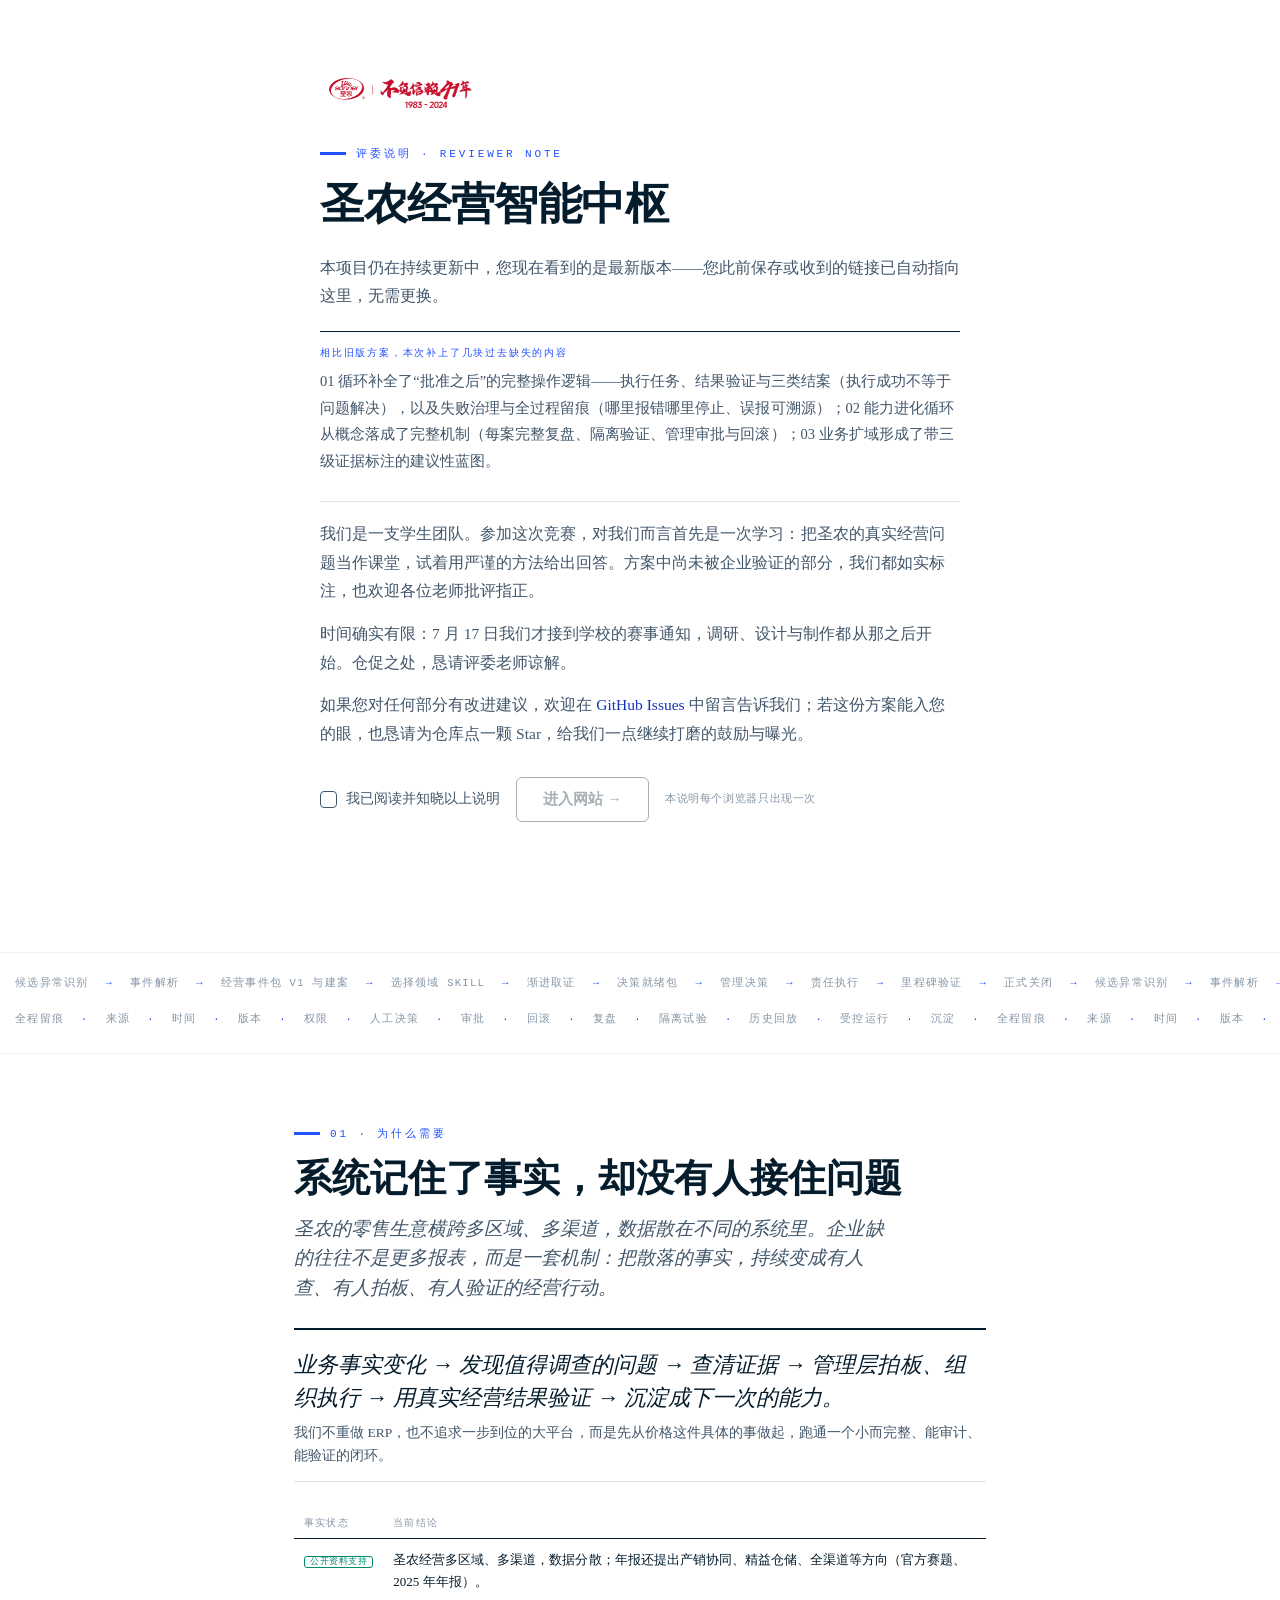
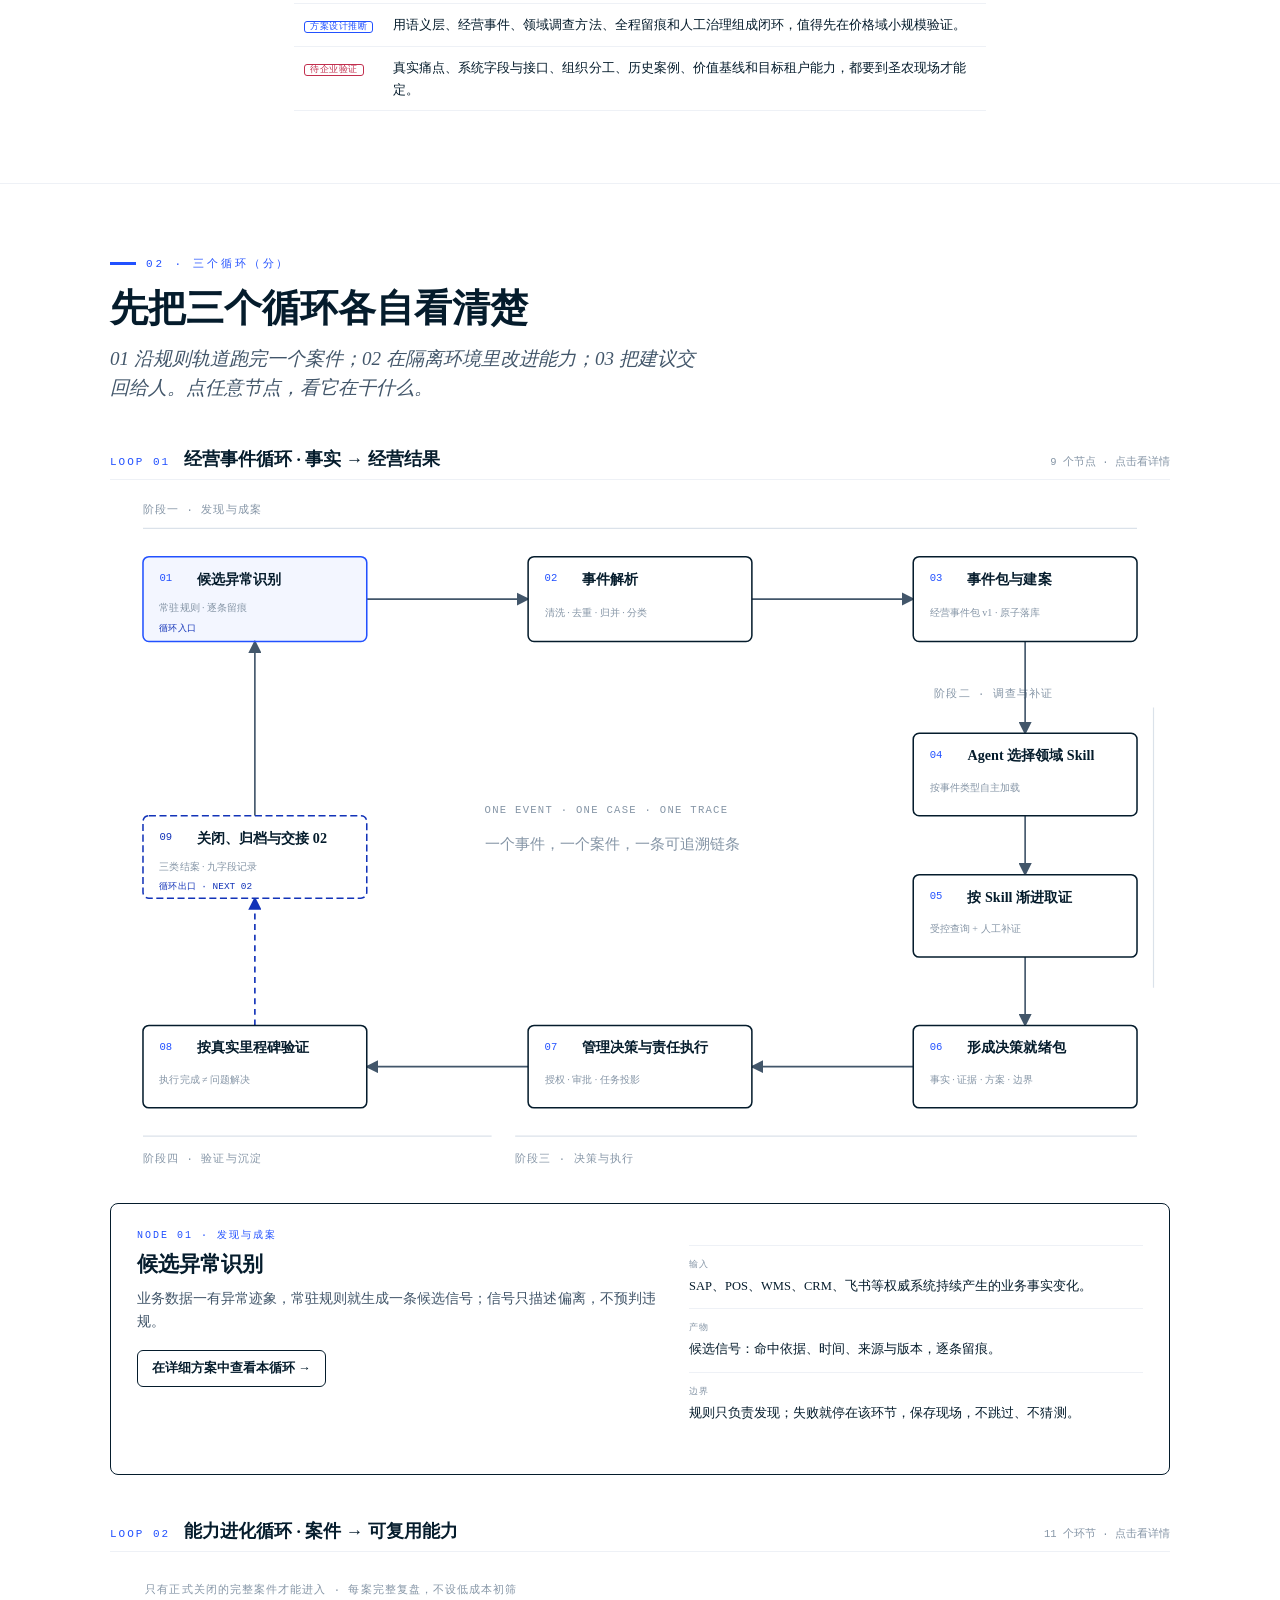
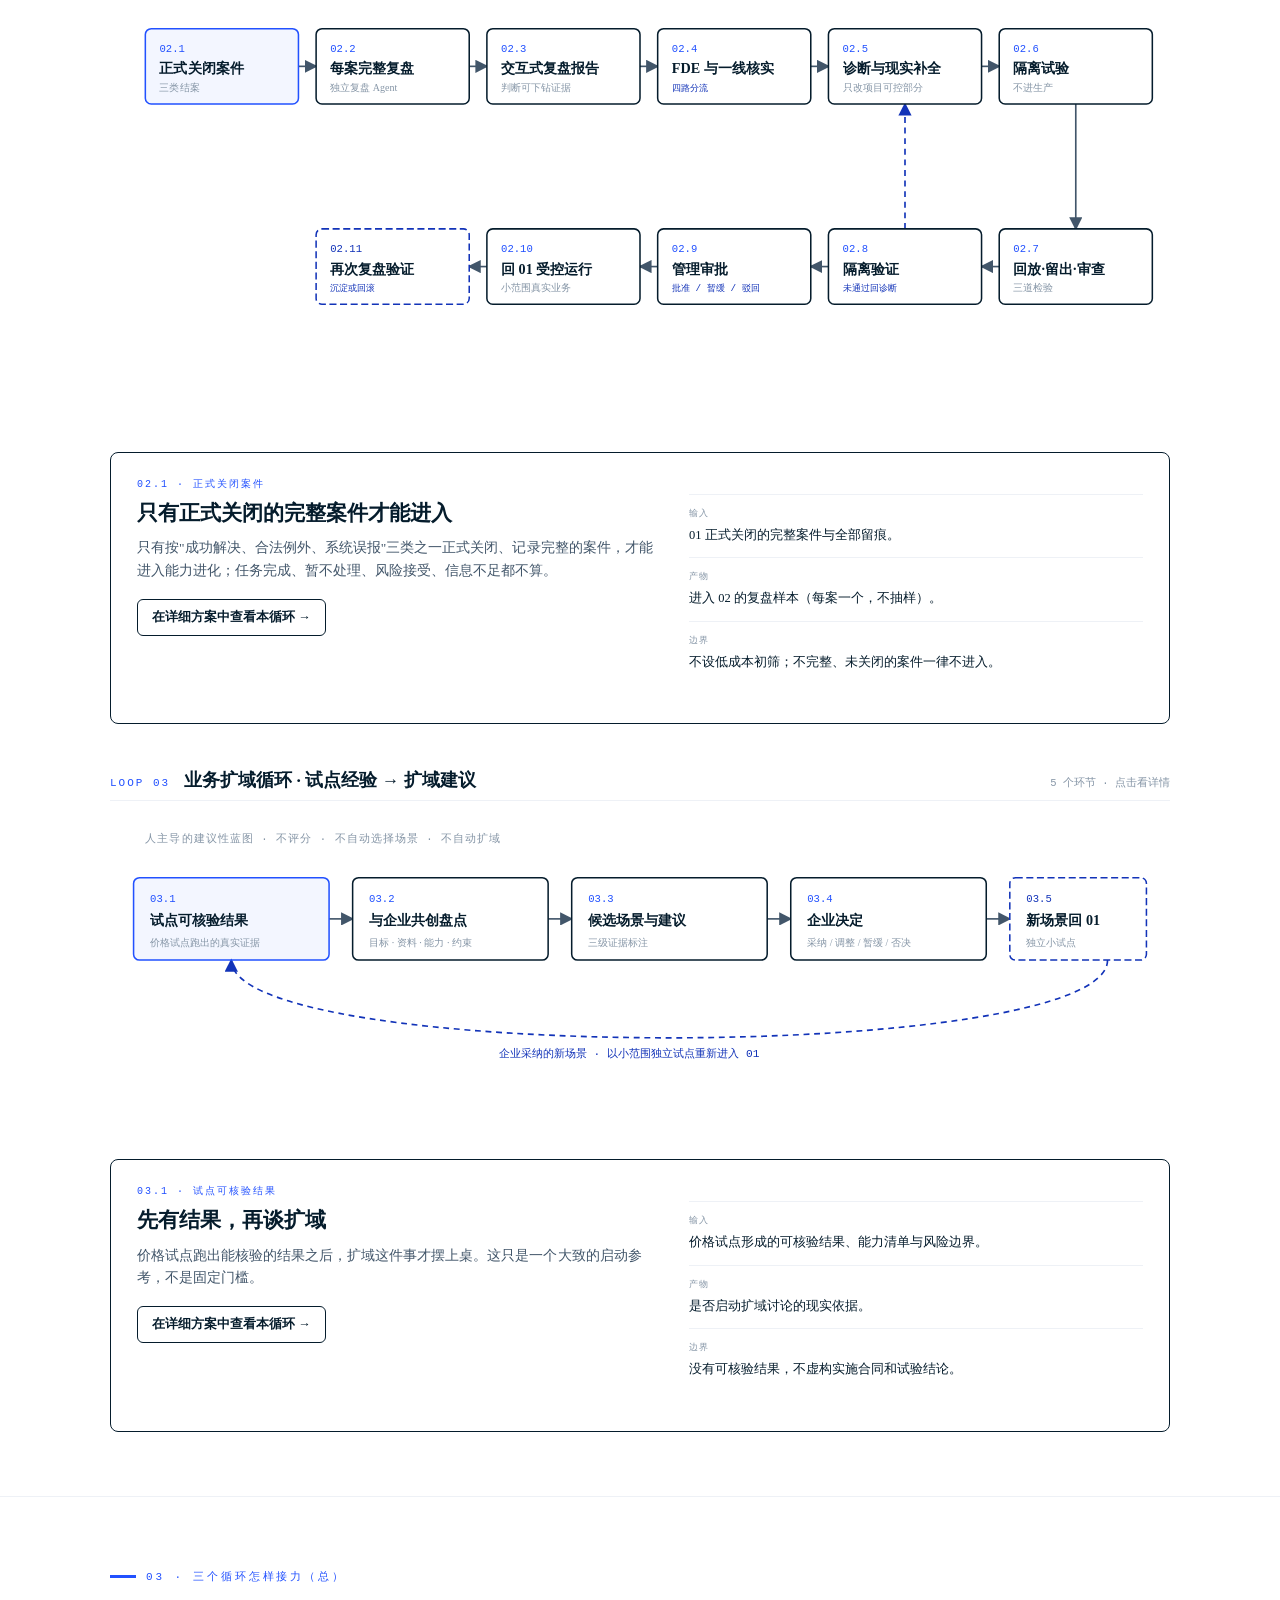
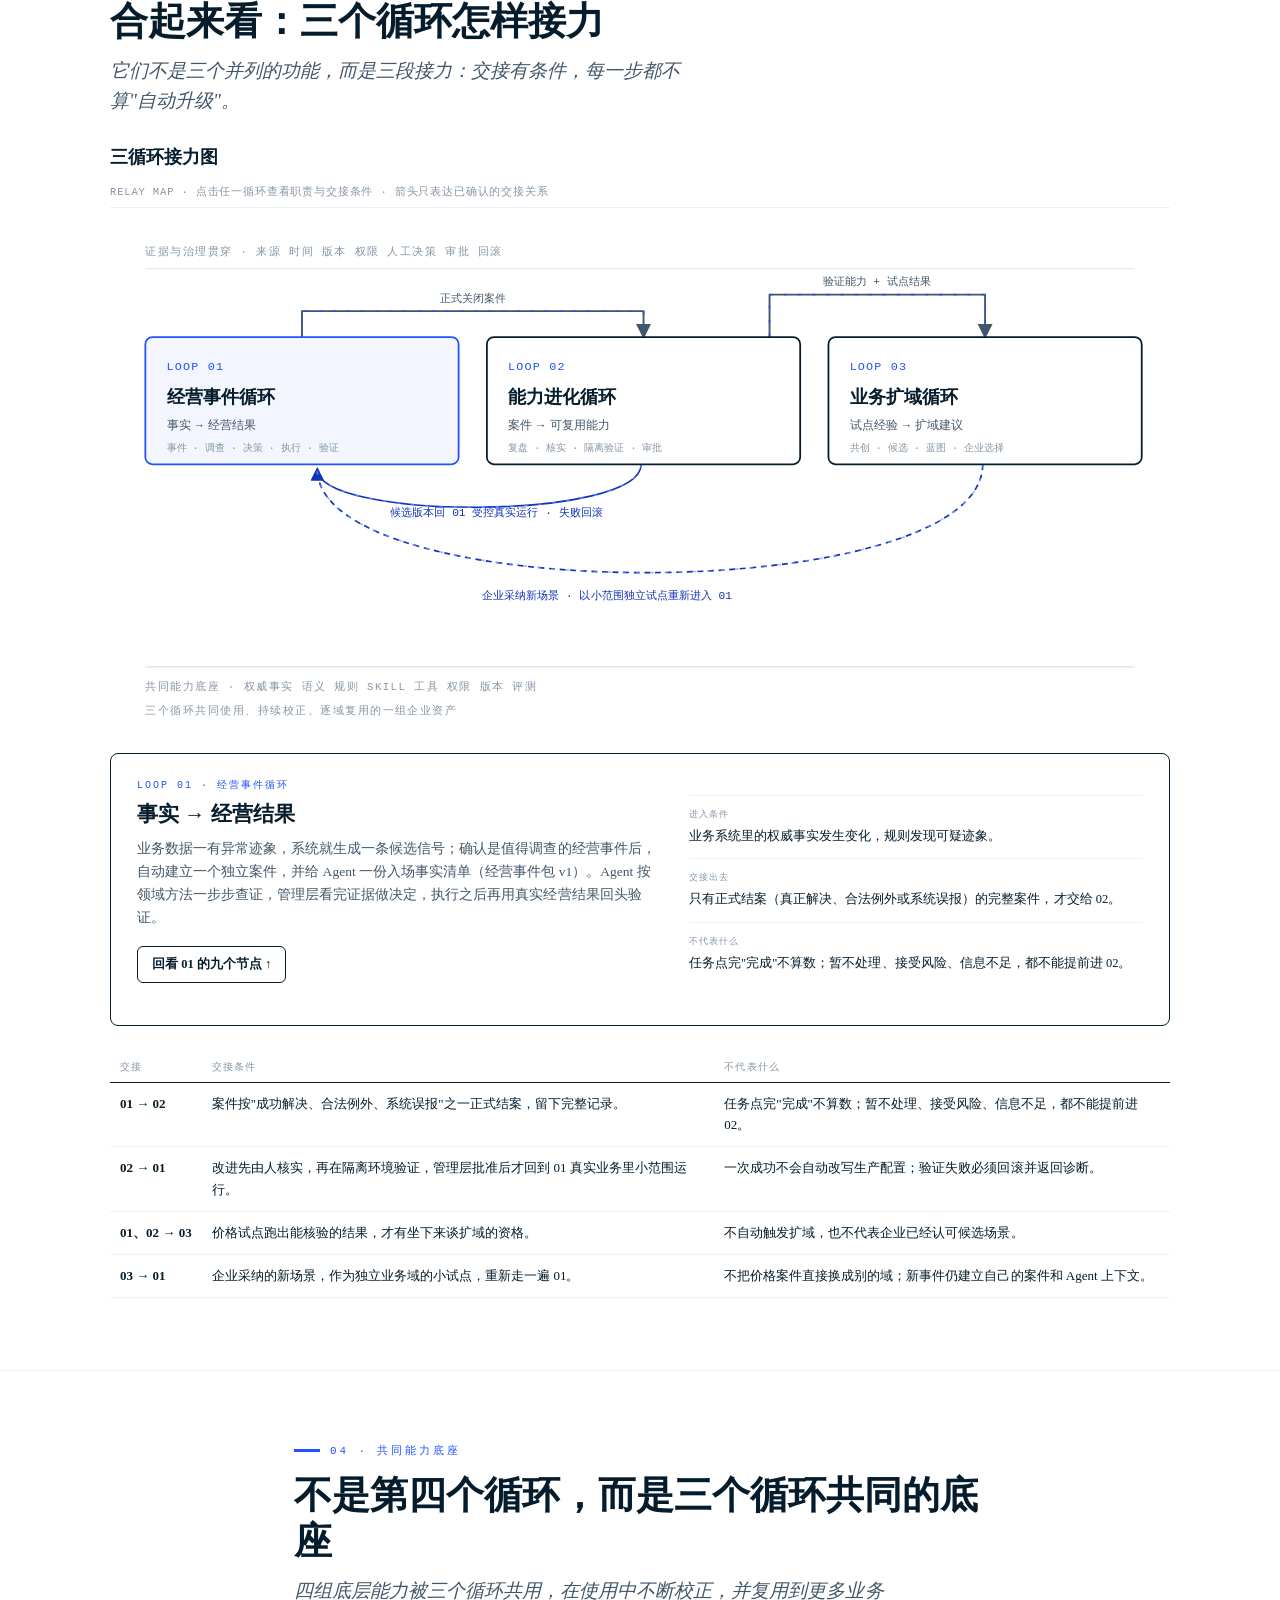
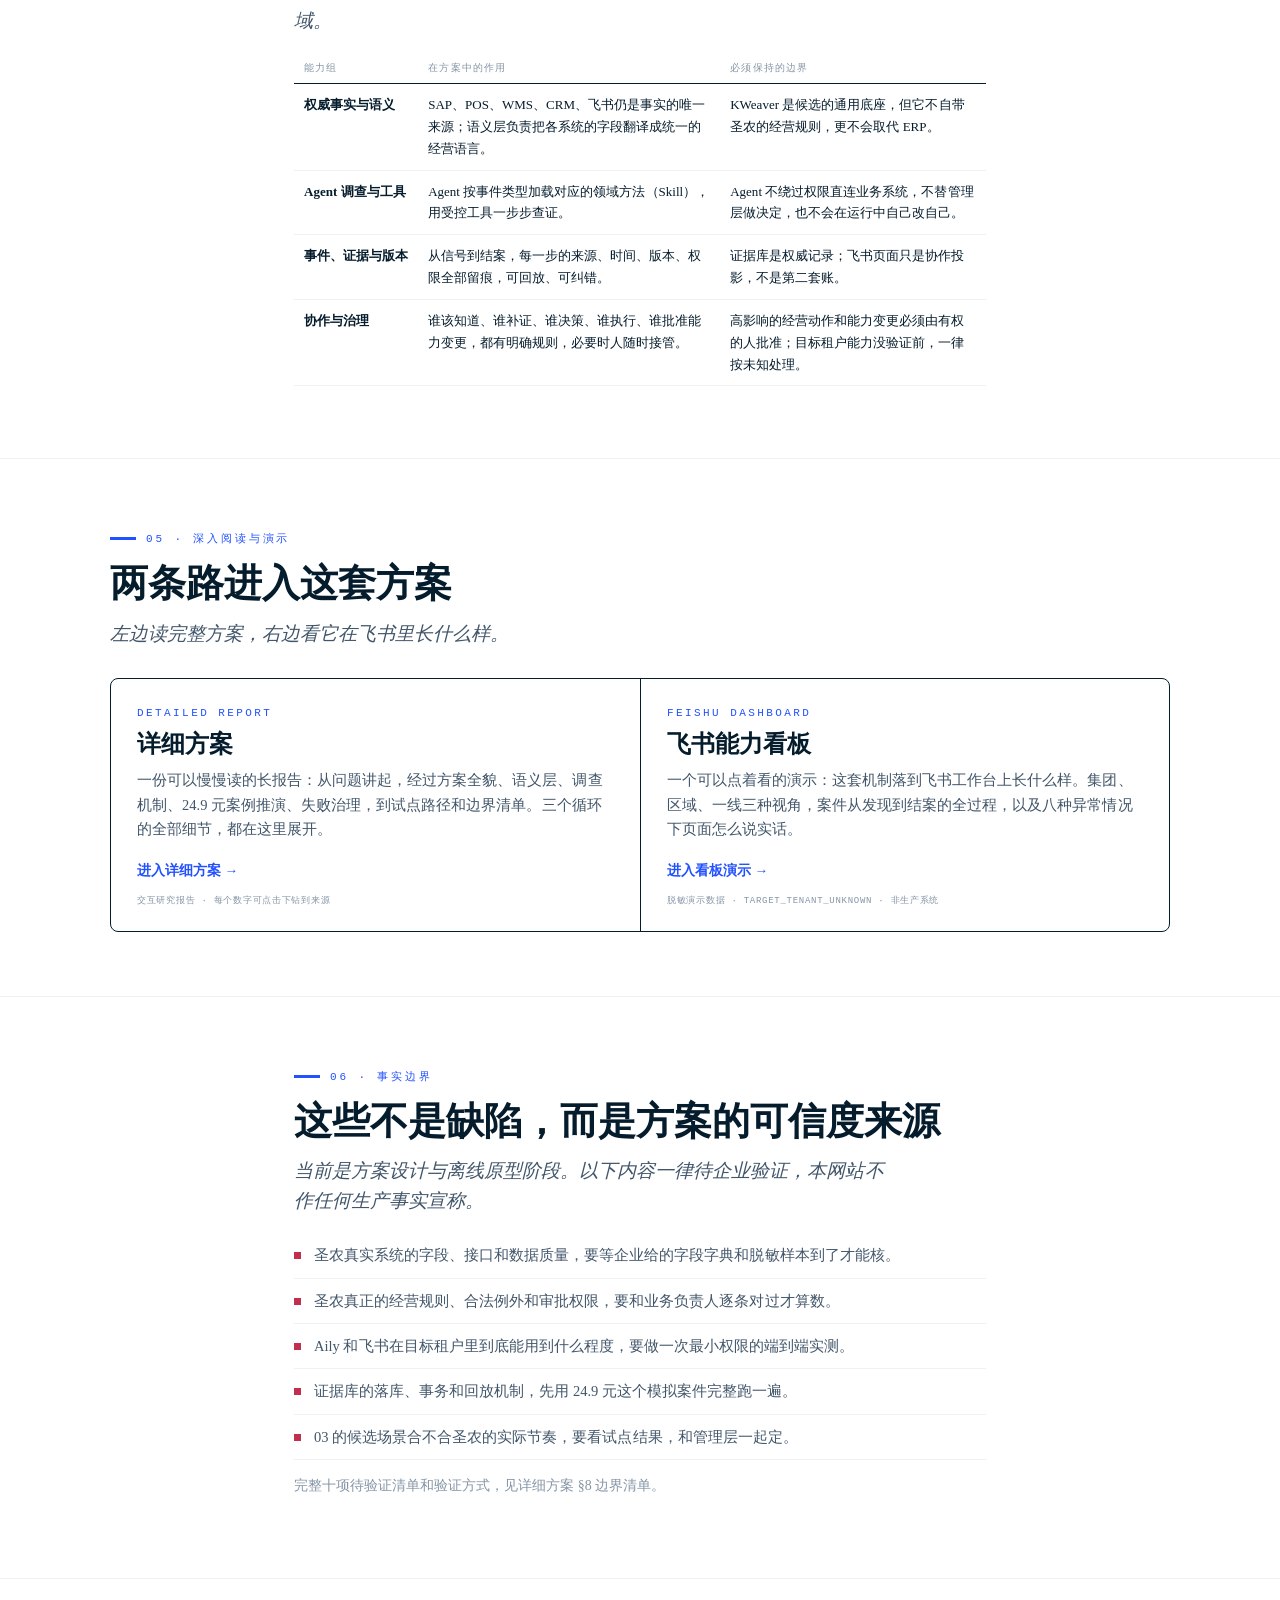
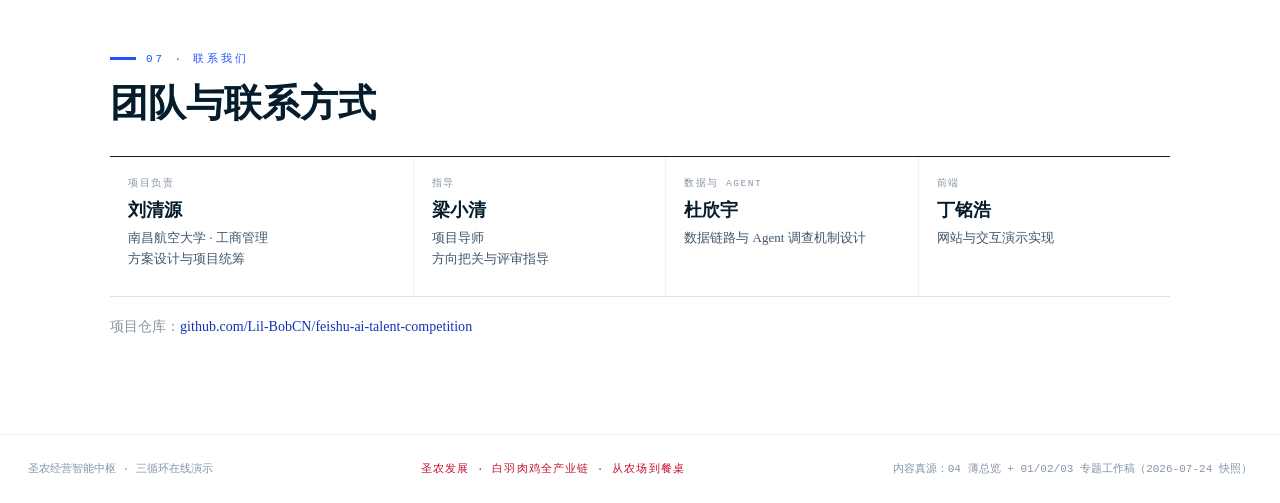
<file: index.html>
<!DOCTYPE html>
<html lang="zh-CN">
<head>
  <meta charset="UTF-8">
  <meta name="viewport" content="width=device-width, initial-scale=1.0">
  <title>圣农经营智能中枢</title>
  <style>
    :root {
      --paper: #ffffff;
      --paper-hi: #f7f9fc;
      --ink: #051c2c;
      --ink-md: #42566a;
      --ink-lo: #8595a6;
      --line: #dbe2ea;
      --line-lo: #eef1f6;
      --red: #2251ff;
      --red-hi: #1233b8;
      --blue: #1233b8;
      --blue-soft: #7d9bff;
      --copper: #b07a10;
      --green: #008a6d;
      --neg: #c22f4e;
      --serif: "et-book", "Iowan Old Style", "Songti SC", "Noto Serif CJK SC", Palatino, Georgia, serif;
      --mono: Menlo, Consolas, "SF Mono", ui-monospace, monospace;
    }

    * { box-sizing: border-box; }
    html { scroll-behavior: smooth; }
    body {
      margin: 0;
      background: var(--paper);
      color: var(--ink);
      font: 17px/1.68 var(--serif);
      letter-spacing: 0.001em;
    }
    a { color: var(--blue); text-decoration: none; }
    a:hover { color: var(--red-hi); }
    ::selection { background: rgba(34,81,255,.15); }

    #progress-bar {
      position: fixed; top: 0; left: 0; right: 0; height: 2px;
      background: var(--red); transform-origin: 0 50%; transform: scaleX(0);
      z-index: 120;
    }

    .topnav {
      position: sticky; top: 0; z-index: 100;
      display: grid; grid-template-columns: 1fr auto 1fr; align-items: center;
      padding: 0 28px; min-height: 58px;
      background: rgba(255,255,255,.92); backdrop-filter: blur(8px);
      border-bottom: 1px solid var(--line-lo);
    }
    .topnav .brand { font: 700 14px var(--serif); color: var(--ink); }
    .topnav .brand span { color: var(--ink-lo); font: 11px var(--mono); margin-left: 10px; }
    .topnav .center { display: flex; gap: 18px; }
    .topnav .center > a, .topnav .nav-item > a {
      min-height: 44px; display: inline-flex; align-items: center;
      padding: 8px 14px; color: var(--ink-md); font: 700 13.5px var(--serif);
      border-bottom: 2px solid transparent;
    }
    .topnav .center > a:hover, .topnav .nav-item > a:hover { color: var(--ink); }
    .topnav .center > a.active { color: var(--red); border-bottom-color: var(--red); }

    /* ===== 详细方案下拉 ===== */
    .dd { position: relative; }
    .dd .menu {
      position: absolute; z-index: 120;
      background: #fff; border: 1.5px solid var(--ink); border-radius: 8px;
      box-shadow: 0 14px 34px rgba(5,28,44,.12);
      opacity: 0; visibility: hidden;
      transition: opacity 180ms cubic-bezier(0.16,1,0.3,1) 120ms, transform 180ms cubic-bezier(0.16,1,0.3,1) 120ms, visibility 0s linear 320ms;
    }
    .dd:hover .menu,
    .dd .trigger:focus-visible + .menu,
    .dd:focus-within .menu,
    .dd.open .menu {
      opacity: 1; visibility: visible;
      transition-delay: 0s, 0s, 0s;
    }
    .dd.esc-closed .menu { opacity: 0 !important; visibility: hidden !important; }
    .dd:hover .trigger, .dd:focus-within .trigger, .dd.open .trigger { color: var(--ink); }
    .menu a.mi {
      display: flex; align-items: baseline; gap: 10px;
      padding: 10px 12px; border-radius: 5px;
      color: var(--ink); font: 700 14px var(--serif); white-space: nowrap;
    }
    .menu a.mi:hover, .menu a.mi:focus-visible { background: var(--paper-hi); color: var(--red); outline: none; }
    .menu a.mi .no { font: 10px var(--mono); color: var(--red); letter-spacing: .12em; }
    .menu a.mi small { display: block; margin-top: 2px; font: 400 11.5px var(--serif); color: var(--ink-lo); white-space: nowrap; }
    .menu a.mi:hover small, .menu a.mi:focus-visible small { color: var(--ink-md); }
    .vb-menu { top: calc(100% + 4px); left: 50%; transform: translate(-50%, 6px); min-width: 250px; padding: 8px; }
    .dd:hover .vb-menu, .dd .trigger:focus-visible + .vb-menu, .dd:focus-within .vb-menu, .dd.open .vb-menu { transform: translate(-50%, 0); }
    .topnav .contact-link {
      justify-self: end; min-width: 104px; min-height: 44px;
      display: inline-flex; align-items: center; justify-content: center;
      padding: 8px 18px; border: 1px solid var(--ink); border-radius: 999px;
      color: var(--ink); font: 700 13.5px var(--serif);
      transition: color 180ms ease, background 180ms ease;
    }
    .topnav .contact-link:hover { color: #fff; background: var(--ink); }

    .cover { min-height: 88vh; display: flex; flex-direction: column; border-bottom: 1px solid var(--line-lo); }
    .cover-inner { width: min(1180px, 100% - 48px); margin: 0 auto; padding: 8vh 24px 48px; flex: 1 0 auto; display: flex; flex-direction: column; justify-content: center; }
    .cover-kicker { font: 11.5px var(--mono); letter-spacing: .28em; text-transform: uppercase; color: var(--red); margin-bottom: 22px; }
    .cover-title { margin: 0; font: 700 clamp(44px, 6.6vw, 78px)/1.08 var(--serif); letter-spacing: -0.01em; }
    .cover-title .accent { color: var(--red); }
    .cover-sub { margin: 14px 0 0; font: 700 clamp(18px, 2.2vw, 26px)/1.35 var(--serif); color: var(--ink-md); max-width: 760px; }
    .cover-lede { margin: 22px 0 0; font-size: 16.5px; color: var(--ink-md); max-width: 640px; }
    .cover-chips { display: flex; flex-wrap: wrap; gap: 10px; margin-top: 34px; }
    .chip {
      font: 700 13.5px var(--serif); color: var(--ink);
      border: 1.5px solid var(--ink); border-radius: 6px; padding: 8px 18px;
      transition: color 160ms ease, background 160ms ease, border-color 160ms ease;
    }
    .chip:hover { background: var(--red); border-color: var(--red); color: #fff; }
    .cover-legend { display: flex; flex-wrap: wrap; gap: 16px; align-items: center; margin-top: 30px; color: var(--ink-lo); font: 12.5px var(--mono); }
    .fact-tag { font: 9px var(--mono); letter-spacing: .06em; border: 1px solid; border-radius: 3px; padding: 0 5px; white-space: nowrap; }
    .ft-public { color: var(--green); border-color: var(--green); }
    .ft-design { color: var(--red); border-color: var(--red); }
    .ft-unknown { color: var(--neg); border-color: var(--neg); }
    .scroll-hint { margin-top: 46px; display: flex; align-items: center; gap: 12px; color: var(--ink-lo); font: 11px var(--mono); letter-spacing: .3em; }
    .scroll-hint::after {
      content: ""; width: 1px; height: 44px;
      background: linear-gradient(to bottom, transparent 0%, var(--red) 45%, var(--red) 65%, transparent 100%);
      background-size: 100% 220%;
      animation: scrollDrip 1.9s cubic-bezier(0.4, 0, 0.6, 1) infinite;
    }
    @keyframes scrollDrip {
      0% { background-position: 50% -110%; }
      100% { background-position: 50% 110%; }
    }

    .band { padding: 72px 0 64px; border-bottom: 1px solid var(--line-lo); }
    .prose { width: min(692px, 100% - 56px); margin: 0 auto; }
    .wide { width: min(1060px, 100% - 56px); margin: 0 auto; }
    .sec-no { display: flex; align-items: center; gap: 10px; font: 11px var(--mono); letter-spacing: .26em; color: var(--red); text-transform: uppercase; margin-bottom: 14px; }
    .sec-no::before { content: ""; width: 26px; height: 3px; background: var(--red); }
    h2 { margin: 0 0 12px; font: 700 clamp(27px, 3.1vw, 38px)/1.22 var(--serif); }
    .dek { margin: 0 0 26px; font: italic 19px/1.55 var(--serif); color: var(--ink-md); max-width: 600px; }
    .prose p, .wide p { margin: 0 0 16px; }
    .muted { color: var(--ink-lo); font-size: 14px; }

    .quote-card { margin: 26px 0; padding: 18px 0 14px; border-top: 2px solid var(--ink); border-bottom: 1px solid var(--line); }
    .quote-card .q-text { font: italic 22px/1.5 var(--serif); color: var(--ink); margin: 0 0 8px; }
    .quote-card .q-why { font-size: 13.5px; color: var(--ink-md); margin: 0; }

    table.dt { width: 100%; border-collapse: collapse; font-size: 13px; margin: 18px 0 8px; }
    table.dt th { font: 10px var(--mono); letter-spacing: .12em; text-transform: uppercase; color: var(--ink-lo); text-align: left; padding: 8px 10px; border-bottom: 1.5px solid var(--ink); }
    table.dt td { padding: 10px; border-bottom: 1px solid var(--line-lo); vertical-align: top; }
    table.dt td.k { font-weight: 700; white-space: nowrap; }

    /* ===== 封面入场动效 ===== */
    @keyframes coverUp { from { opacity: 0; transform: translateY(16px); } to { opacity: 1; transform: none; } }
    .cover-inner > * { opacity: 0; animation: coverUp 640ms cubic-bezier(0.16, 1, 0.3, 1) forwards; }
    .cover-inner > *:nth-child(1) { animation-delay: 60ms; }
    .cover-inner > *:nth-child(2) { animation-delay: 140ms; }
    .cover-inner > *:nth-child(3) { animation-delay: 240ms; }
    .cover-inner > *:nth-child(4) { animation-delay: 340ms; }
    .cover-inner > *:nth-child(5) { animation-delay: 460ms; }
    .cover-inner > *:nth-child(6) { animation-delay: 580ms; }
    .cover-inner > *:nth-child(7) { animation-delay: 700ms; }
    .cover-inner { position: relative; }
    .cover-visual {
      display: none;
      position: absolute; right: 24px; top: 50%; transform: translateY(-50%);
      width: 360px;
      opacity: 0; animation: coverUp 800ms cubic-bezier(0.16, 1, 0.3, 1) 900ms forwards;
    }
    @media (min-width: 1300px) { .cover-visual { display: block; } }
    .cover-visual .track { stroke: var(--line); stroke-width: 1; }
    .cover-visual .case-box { fill: #fff; stroke: var(--ink); stroke-width: 1.5; }
    .cover-visual .case-line { stroke: var(--line-lo); stroke-width: 1; }
    .cover-visual .case-label { fill: var(--ink-lo); font: 9px var(--mono); letter-spacing: .18em; }
    .cover-visual .v-label { fill: var(--ink-lo); font: 9px var(--mono); letter-spacing: .12em; }
    .cover-visual .case-pulse { animation: casePulse 5.2s ease-in-out infinite; }
    @keyframes casePulse { 0%, 100% { opacity: .25; } 50% { opacity: 1; } }

    /* 章节滚动入场 */
    .band .prose, .band .wide, .contact-band .wide {
      opacity: 0; transform: translateY(14px);
      transition: opacity 520ms cubic-bezier(0.16, 1, 0.3, 1), transform 520ms cubic-bezier(0.16, 1, 0.3, 1);
    }
    .band.in .prose, .band.in .wide, .contact-band.in .wide { opacity: 1; transform: none; }

    /* ===== 分循环视图（grill-08 视图结构 · 浅色语言） ===== */
    .loopview {
      margin-top: 44px;
      opacity: 0; transform: translateY(18px);
      transition: opacity 560ms cubic-bezier(0.16, 1, 0.3, 1), transform 560ms cubic-bezier(0.16, 1, 0.3, 1);
    }
    .loopview.in { opacity: 1; transform: none; }
    .loopview-head { display: flex; align-items: baseline; gap: 14px; border-bottom: 1px solid var(--line-lo); padding-bottom: 8px; margin-bottom: 6px; }
    .loopview-head .lv-no { font: 11px var(--mono); letter-spacing: .18em; color: var(--red); white-space: nowrap; }
    .loopview-head .lv-title { font: 700 17.5px var(--serif); }
    .loopview-head .lv-sub { font: 10.5px var(--mono); color: var(--ink-lo); margin-left: auto; white-space: nowrap; }
    .lv-map { display: block; width: 100%; height: auto; }
    .lv-node { cursor: pointer; outline: none; }
    .lv-node rect { fill: #fff; stroke: var(--ink); stroke-width: 1.3; transition: fill 160ms ease, stroke 160ms ease; }
    .lv-node:hover rect, .lv-node:focus-visible rect { fill: var(--paper-hi); stroke: var(--red); }
    .lv-node.active rect { fill: rgba(34,81,255,.05); stroke: var(--red); }
    .lv-node .n { fill: var(--red); font: 9px var(--mono); }
    .lv-node .t { fill: var(--ink); font: 700 12px var(--serif); }
    .lv-node .s { fill: var(--ink-lo); font: 8.5px var(--serif); }
    .lv-node.exit rect { stroke: var(--blue); stroke-dasharray: 6 3; }
    .lv-node.exit .n, .lv-node.exit .x { fill: var(--blue); }
    .lv-node .x { fill: var(--blue); font: 8px var(--mono); }
    .lv-phase { stroke: var(--line); stroke-width: 1; }
    .lv-phase-name { fill: var(--ink-lo); font: 9px var(--mono); letter-spacing: .1em; }
    .lv-arrow { fill: none; stroke: var(--ink-md); stroke-width: 1.4; }
    .lv-arrow.dash { stroke: var(--blue); stroke-dasharray: 5 4; }
    .lv-center { fill: var(--ink-lo); font: 500 13px var(--serif); }
    .lv-center-sub { fill: var(--ink-lo); font: 9px var(--mono); letter-spacing: .12em; }

    /* 详情卡：浅色编辑式 */
    .drill-card {
      margin-top: 22px; background: var(--paper); color: var(--ink);
      border: 1.5px solid var(--ink); border-radius: 8px; padding: 24px 26px 22px;
      display: grid; grid-template-columns: 1.15fr 1fr; gap: 30px;
      opacity: 0; transform: translateY(14px);
      transition: opacity 560ms cubic-bezier(0.16, 1, 0.3, 1) 300ms, transform 560ms cubic-bezier(0.16, 1, 0.3, 1) 300ms;
    }
    .relay-frame.in .drill-card, .loopview.in .drill-card { opacity: 1; transform: none; }
    .drill-card .kicker { font: 10px var(--mono); letter-spacing: .2em; color: var(--red); margin-bottom: 8px; }
    .drill-card h3 { margin: 0 0 10px; font: 700 21px/1.35 var(--serif); color: var(--ink); }
    .drill-card .sum { margin: 0 0 16px; font: 13.5px/1.7 var(--serif); color: var(--ink-md); }
    .drill-card .go {
      display: inline-flex; align-items: center; gap: 8px;
      padding: 9px 14px; border: 1.5px solid var(--ink); border-radius: 6px;
      color: var(--ink); font: 700 12.5px var(--serif);
      transition: background 160ms ease, color 160ms ease, border-color 160ms ease;
    }
    .drill-card .go:hover { background: var(--red); border-color: var(--red); color: #fff; }
    .drill-card .row { padding: 12px 0; border-top: 1px solid var(--line-lo); }
    .drill-card .row dt { font: 9px var(--mono); letter-spacing: .12em; text-transform: uppercase; color: var(--ink-lo); margin-bottom: 5px; }
    .drill-card .row dd { margin: 0; font: 12.5px/1.65 var(--serif); color: var(--ink); }

    /* ===== 接力图（总） ===== */
    .relay-frame {
      margin-top: 30px;
      opacity: 0; transform: translateY(18px);
      transition: opacity 560ms cubic-bezier(0.16, 1, 0.3, 1), transform 560ms cubic-bezier(0.16, 1, 0.3, 1);
    }
    .relay-frame.in { opacity: 1; transform: none; }
    .relay-title { margin: 0 0 2px; font: 700 17.5px var(--serif); }
    .relay-sub { margin: 0 0 6px; padding-bottom: 8px; font: 10.5px var(--mono); letter-spacing: .08em; color: var(--ink-lo); border-bottom: 1px solid var(--line-lo); }
    .relay-map { display: block; width: 100%; height: auto; }
    .rail-line { stroke: var(--line); stroke-width: 1; }
    .rail-text { fill: var(--ink-lo); font: 9px var(--mono); letter-spacing: .14em; }
    .relay-arrow { fill: none; stroke: var(--ink-md); stroke-width: 1.6; }
    .relay-arrow.handoff { stroke: var(--blue); stroke-width: 1.4; }
    .relay-flow { fill: none; stroke: var(--red); stroke-width: 1.6; stroke-dasharray: 3 9; opacity: .7; animation: relayflow 2.6s linear infinite; }
    .relay-flow.handoff { stroke: var(--blue-soft); stroke-width: 1.4; }
    @keyframes relayflow { to { stroke-dashoffset: -48; } }
    .arrow-label { fill: var(--ink-md); font: 9.5px var(--mono); }
    .arrow-label.handoff { fill: var(--blue); }
    .loop-card { cursor: pointer; outline: none; }
    .loop-motion { opacity: 0; transform: translateY(14px); transition: opacity 480ms cubic-bezier(0.16, 1, 0.3, 1), transform 480ms cubic-bezier(0.16, 1, 0.3, 1); }
    .relay-frame.in .loop-motion { opacity: 1; transform: none; }
    .relay-frame.in .loop-card[data-loop="2"] .loop-motion { transition-delay: 120ms; }
    .relay-frame.in .loop-card[data-loop="3"] .loop-motion { transition-delay: 240ms; }
    .loop-card rect { fill: #fff; stroke: var(--ink); stroke-width: 1.5; transition: fill 160ms ease, stroke 160ms ease; }
    .loop-card:hover rect, .loop-card:focus-visible rect { fill: var(--paper-hi); stroke: var(--red); }
    .loop-card.active rect { fill: rgba(34,81,255,.05); stroke: var(--red); }
    .loop-card .num { fill: var(--red); font: 10px var(--mono); letter-spacing: .1em; }
    .loop-card .title { fill: var(--ink); font: 700 15.5px var(--serif); }
    .loop-card .sub { fill: var(--ink-md); font: 10px var(--serif); }
    .loop-card .tag { fill: var(--ink-lo); font: 8.5px var(--mono); }

    .entries { display: grid; grid-template-columns: 1fr 1fr; gap: 0; margin-top: 30px; border: 1.5px solid var(--ink); border-radius: 8px; overflow: hidden; }
    .entry { padding: 28px 26px 24px; display: block; color: var(--ink); transition: background 160ms ease; }
    .entry + .entry { border-left: 1.5px solid var(--ink); }
    .entry:hover { background: var(--paper-hi); color: var(--ink); }
    .entry .e-no { font: 11px var(--mono); letter-spacing: .22em; color: var(--red); margin-bottom: 10px; }
    .entry h3 { margin: 0 0 8px; font: 700 24px/1.3 var(--serif); }
    .entry p { margin: 0 0 14px; font-size: 14.5px; color: var(--ink-md); }
    .entry .e-go { font: 700 13.5px var(--serif); color: var(--red); }
    .entry .e-note { display: block; margin-top: 10px; font: 9px var(--mono); color: var(--ink-lo); letter-spacing: .08em; }

    .boundary-list { margin: 18px 0 0; padding: 0; list-style: none; }
    .boundary-list li { padding: 10px 0 10px 20px; position: relative; border-bottom: 1px solid var(--line-lo); font-size: 14.5px; color: var(--ink-md); }
    .boundary-list li::before { content: ""; position: absolute; left: 0; top: 19px; width: 7px; height: 7px; background: var(--neg); }

    .contact-band { padding: 72px 0 80px; }
    .contact-grid { display: grid; grid-template-columns: 1.2fr 1fr 1fr 1fr; gap: 0; margin-top: 30px; border-top: 1.5px solid var(--ink); }
    .contact-card { padding: 20px 18px 26px; border-bottom: 1px solid var(--line); }
    .contact-card + .contact-card { border-left: 1px solid var(--line-lo); }
    .contact-card .c-role { font: 9.5px var(--mono); letter-spacing: .16em; color: var(--ink-lo); text-transform: uppercase; margin-bottom: 8px; }
    .contact-card .c-name { font: 700 18px var(--serif); margin-bottom: 6px; }
    .contact-card .c-desc { font-size: 13px; color: var(--ink-md); line-height: 1.6; }

    footer.site-footer { border-top: 1px solid var(--line-lo); padding: 26px 28px; display: flex; justify-content: space-between; gap: 20px; flex-wrap: wrap; color: var(--ink-lo); font: 11px var(--mono); }

    /* 封面中部：案件档案夹贴画 */
    .cover-inner > *:nth-child(8) { animation-delay: 820ms; }
    .cover-foot { margin-top: 38px; display: flex; align-items: center; gap: 30px; flex-wrap: wrap; }
    .cover-foot svg { width: min(560px, 100%); height: auto; display: block; }
    .doc rect { fill: #fff; stroke: var(--ink); stroke-width: 1.3; }
    .doc .doc-no { fill: var(--red); font: 9px var(--mono); }
    .doc .doc-t { fill: var(--ink); font: 700 12px var(--serif); }
    .doc .doc-line { stroke: var(--line-lo); stroke-width: 1; }
    .doc .doc-dot { fill: var(--red); animation: casePulse 5.2s ease-in-out infinite; animation-delay: calc(var(--i) * 1.3s); }
    .cover-foot .cap { max-width: 170px; color: var(--ink-lo); font: 12.5px var(--mono); letter-spacing: .06em; line-height: 1.9; }
    .cover-foot .cap b { display: block; color: var(--ink-md); font: 700 13.5px var(--serif); letter-spacing: 0; }
    @media (min-width: 1300px) { .cover-foot { max-width: calc(100% - 400px); } }

    /* 封面底部：主题 ticker 带（文档流垫底，随封面高度自适应） */
    .cover-ticker {
      flex: 0 0 auto;
      border-top: 1px solid var(--line-lo);
      padding: 14px 0 22px;
      opacity: 0; animation: coverUp 800ms cubic-bezier(0.16, 1, 0.3, 1) 1000ms forwards;
      pointer-events: none;
    }
    .ticker-row { overflow: hidden; white-space: nowrap; }
    .ticker-row + .ticker-row { margin-top: 7px; }
    .ticker-track {
      display: inline-flex; align-items: baseline;
      font: 10.5px var(--mono); letter-spacing: .12em; color: var(--ink-lo);
      animation: tickerX 44s linear infinite;
    }
    .ticker-row.rev .ticker-track { animation-direction: reverse; }
    .ticker-track span { padding: 0 15px; white-space: nowrap; }
    .ticker-track .sep { color: var(--red); padding: 0 2px; }
    @keyframes tickerX { to { transform: translateX(-50%); } }


/* 页面进入动效 v2：开场帷幕揭开 */
#page-veil {
  position: fixed; inset: 0; z-index: 400;
  background: #ffffff;
  display: flex; align-items: center; justify-content: center;
  pointer-events: none;
  animation: rpt-veil-out .55s cubic-bezier(0.16,1,0.3,1) .5s both;
}
#page-veil .vk {
  font: 11px Menlo, Consolas, monospace; letter-spacing: .28em; color: #8595a6;
  display: flex; align-items: center; gap: 12px; white-space: nowrap;
}
#page-veil .vk::before { content: ""; width: 34px; height: 2px; background: #2251ff; }
@keyframes rpt-page-in { from { opacity: 0; } to { opacity: 1; } }
@keyframes rpt-veil-out {
  0% { opacity: 1; visibility: visible; }
  100% { opacity: 0; visibility: hidden; }
}
body { animation: rpt-page-in .5s ease-out both; }
#cover canvas { animation: rpt-page-in .8s ease-out .35s both; }
.cover-inner > * { animation-duration: .72s; }
.cover-inner > *:nth-child(1) { animation-delay: .42s; }
.cover-inner > *:nth-child(2) { animation-delay: .50s; }
.cover-inner > *:nth-child(3) { animation-delay: .58s; }
.cover-inner > *:nth-child(4) { animation-delay: .66s; }
.cover-inner > *:nth-child(5) { animation-delay: .74s; }
.cover-inner > *:nth-child(6) { animation-delay: .82s; }
.cover-inner > *:nth-child(7) { animation-delay: .90s; }
.cover-inner > *:nth-child(n+8) { animation-delay: .98s; }
.back-home { animation: rpt-page-in .6s ease-out 1s both; }
@media (prefers-reduced-motion: reduce) {
  #page-veil { display: none !important; }
}

    /* 页面进入动效：封面文字依次上浮 */
    @keyframes page-in { from { opacity: 0; } to { opacity: 1; } }
    @keyframes rise-in { from { opacity: 0; transform: translateY(14px); } to { opacity: 1; transform: none; } }
    body { animation: page-in .38s ease-out both; }
    .cover-inner > * { animation: rise-in .56s cubic-bezier(0.16,1,0.3,1) both; }
    .cover-inner > *:nth-child(1) { animation-delay: .06s; }
    .cover-inner > *:nth-child(2) { animation-delay: .13s; }
    .cover-inner > *:nth-child(3) { animation-delay: .20s; }
    .cover-inner > *:nth-child(4) { animation-delay: .27s; }
    .cover-inner > *:nth-child(5) { animation-delay: .34s; }
    .cover-inner > *:nth-child(6) { animation-delay: .41s; }
    .cover-inner > *:nth-child(7) { animation-delay: .48s; }
    .cover-inner > *:nth-child(n+8) { animation-delay: .55s; }

    @media (max-width: 900px) {
      .drill-card { grid-template-columns: 1fr; gap: 12px; }
      .loopview-head .lv-sub { display: none; }
    }
    @media (max-width: 760px) {
      .topnav { grid-template-columns: 1fr auto; padding: 0 16px; }
      .topnav .center { display: none; }
      .entries { grid-template-columns: 1fr; }
      .entry + .entry { border-left: 0; border-top: 1.5px solid var(--ink); }
      .contact-grid { grid-template-columns: 1fr; }
      .contact-card + .contact-card { border-left: 0; }
    }
    @media (prefers-reduced-motion: reduce) {
      *, *::before, *::after { scroll-behavior: auto !important; transition: none !important; animation: none !important; }
      .cover-visual { display: none !important; }
    }
    /* ===== 进站欢迎页（评委说明 · 每浏览器一次） ===== */
    #welcome-gate {
      position: fixed; inset: 0; z-index: 500; background: #fff;
      display: flex; align-items: center; justify-content: center;
      overflow-y: auto; padding: 48px 24px;
      transition: transform .7s cubic-bezier(0.7,0,0.3,1), opacity .7s cubic-bezier(0.7,0,0.3,1), visibility 0s linear .7s;
    }
    #welcome-gate.leaving { transform: translateY(-100%); opacity: 0; visibility: hidden; pointer-events: none; }
    #welcome-gate[hidden] { display: none; }
    html.gate-lock, html.gate-lock body { overflow: hidden; }
    /* 欢迎页在屏时，首页入场动画整体暂停；点「进入网站」后才从 0 到 1 渐进揭幕 */
    html.gate-lock #page-veil, html.gate-lock .cover-inner > * {
      animation-play-state: paused !important;
    }
    .gate-card { width: min(640px, 100%); }
    .gate-card > * { animation: gateRise .56s cubic-bezier(0.16,1,0.3,1) both; }
    .gate-card > *:nth-child(1) { animation-delay: .10s; }
    .gate-card > *:nth-child(2) { animation-delay: .18s; }
    .gate-card > *:nth-child(3) { animation-delay: .26s; }
    .gate-card > *:nth-child(4) { animation-delay: .34s; }
    .gate-card > *:nth-child(5) { animation-delay: .42s; }
    .gate-card > *:nth-child(6) { animation-delay: .50s; }
    .gate-card > *:nth-child(7) { animation-delay: .58s; }
    .gate-card > *:nth-child(8) { animation-delay: .66s; }
    .gate-card > *:nth-child(n+9) { animation-delay: .74s; }
    @keyframes gateRise { from { opacity: 0; transform: translateY(14px); } to { opacity: 1; transform: none; } }
    .gate-logo { width: 161px; height: 30px; margin-bottom: 28px; }
    .gate-kicker { font: 11px var(--mono); letter-spacing: .26em; color: var(--red); text-transform: uppercase; display: flex; align-items: center; gap: 10px; margin-bottom: 18px; }
    .gate-kicker::before { content: ""; width: 26px; height: 3px; background: var(--red); }
    .gate-title { margin: 0 0 22px; font: 700 clamp(30px, 4.4vw, 44px)/1.2 var(--serif); letter-spacing: -0.01em; color: var(--ink); }
    .gate-card p { margin: 0 0 14px; font-size: 15.5px; line-height: 1.85; color: var(--ink-md); }
    .gate-new { border-top: 1.5px solid var(--ink); border-bottom: 1px solid var(--line); padding: 14px 0 12px; margin: 20px 0 18px; }
    .gate-new .gn-t { font: 10px var(--mono); letter-spacing: .18em; color: var(--red); margin-bottom: 8px; }
    .gate-new p { font-size: 14.5px; }
    .gate-act { margin-top: 28px; display: flex; align-items: center; gap: 16px; flex-wrap: wrap; }
    .gate-check { display: inline-flex; align-items: center; gap: 9px; cursor: pointer; user-select: none; font: 13.5px/1.4 -apple-system, "PingFang SC", "Helvetica Neue", sans-serif; color: var(--ink-md); }
    .gate-check input { position: absolute; opacity: 0; width: 0; height: 0; }
    .gate-check .box { width: 17px; height: 17px; flex: none; border: 1.5px solid var(--ink-md); border-radius: 4px; display: inline-flex; align-items: center; justify-content: center; transition: background .18s ease, border-color .18s ease; background: #fff; }
    .gate-check .box svg { width: 11px; height: 11px; }
    .gate-check .box svg path { stroke: #fff; stroke-width: 2.2; fill: none; stroke-linecap: round; stroke-linejoin: round; stroke-dasharray: 16; stroke-dashoffset: 16; transition: stroke-dashoffset .22s ease .05s; }
    .gate-check input:checked + .box { background: var(--red); border-color: var(--red); }
    .gate-check input:checked + .box svg path { stroke-dashoffset: 0; }
    .gate-check input:focus-visible + .box { outline: 2px solid var(--red); outline-offset: 2px; }
    .gate-btn {
      font: 700 15px var(--serif); color: var(--ink); cursor: pointer;
      border: 1.5px solid var(--ink); border-radius: 6px; padding: 12px 26px; background: #fff;
      transition: color .18s ease, background .18s ease, border-color .18s ease, opacity .18s ease;
    }
    .gate-btn:hover:not(:disabled) { background: var(--red); border-color: var(--red); color: #fff; }
    .gate-btn:disabled { opacity: .35; cursor: not-allowed; }
    .gate-note { font: 10.5px var(--mono); color: var(--ink-lo); letter-spacing: .06em; }
    @media (prefers-reduced-motion: reduce) { #welcome-gate { transition: none; } .gate-card > * { animation: none; } }

    /* ===== 圣农企业文化元素 ===== */
    .topnav .brand { display: flex; align-items: center; gap: 10px; }
    .topnav .brand img { width: 107px; height: 20px; }
    .cover-brand { width: 182px; height: 34px; margin-bottom: 26px; }
    .culture-strip { display: flex; align-items: center; gap: 10px; margin-top: 22px; font: 10.5px var(--mono); letter-spacing: .14em; color: var(--ink-lo); }
    .culture-strip::before { content: ""; width: 22px; height: 1px; background: #c8102e; }
    header.cover { position: relative; }
    .cover-feather { position: absolute; right: 5%; top: 14%; width: 150px; opacity: .5; pointer-events: none; }
    footer.site-footer .culture-foot { color: #c8102e; letter-spacing: .1em; }
    @media (max-width: 900px) { .cover-feather { display: none; } }
  </style>
</head>
<body>
<div id="welcome-gate" hidden>
  <div class="gate-card">
    <img class="gate-logo" src="assets/sunner-logo-red.png" alt="圣农 SUNNER">
    <div class="gate-kicker">评委说明 · REVIEWER NOTE</div>
    <h1 class="gate-title">圣农经营智能中枢</h1>
    <p>本项目仍在持续更新中，您现在看到的是最新版本——您此前保存或收到的链接已自动指向这里，无需更换。</p>
    <div class="gate-new">
      <div class="gn-t">相比旧版方案，本次补上了几块过去缺失的内容</div>
      <p>01 循环补全了“批准之后”的完整操作逻辑——执行任务、结果验证与三类结案（执行成功不等于问题解决），以及失败治理与全过程留痕（哪里报错哪里停止、误报可溯源）；02 能力进化循环从概念落成了完整机制（每案完整复盘、隔离验证、管理审批与回滚）；03 业务扩域形成了带三级证据标注的建议性蓝图。</p>
    </div>
    <p>我们是一支学生团队。参加这次竞赛，对我们而言首先是一次学习：把圣农的真实经营问题当作课堂，试着用严谨的方法给出回答。方案中尚未被企业验证的部分，我们都如实标注，也欢迎各位老师批评指正。</p>
    <p>时间确实有限：7 月 17 日我们才接到学校的赛事通知，调研、设计与制作都从那之后开始。仓促之处，恳请评委老师谅解。</p>
    <p>如果您对任何部分有改进建议，欢迎在 <a href="https://github.com/Lil-BobCN/feishu-ai-talent-competition/issues" target="_blank" rel="noopener">GitHub Issues</a> 中留言告诉我们；若这份方案能入您的眼，也恳请为仓库点一颗 Star，给我们一点继续打磨的鼓励与曝光。</p>
    <div class="gate-act">
      <label class="gate-check"><input type="checkbox" id="gate-agree"><span class="box"><svg viewBox="0 0 12 12"><path d="M2 6.5 L5 9.5 L10 3"/></svg></span><span>我已阅读并知晓以上说明</span></label>
      <button class="gate-btn" id="gate-enter" type="button" disabled>进入网站 →</button>
      <span class="gate-note">本说明每个浏览器只出现一次</span>
    </div>
  </div>
</div>

<div id="page-veil" aria-hidden="true"></div>

  <div id="progress-bar"></div>

  <nav class="topnav">
    <div class="brand"><img src="assets/sunner-logo-red.png" alt="圣农">圣农经营智能中枢<span>SUNNER OPS INTELLIGENCE</span></div>
    <div class="center">
      <a href="#" class="active" aria-current="page">主页</a>
      <div class="dd nav-item" data-dd>
        <a class="trigger" href="report/" data-trigger aria-haspopup="true" aria-expanded="false">详细方案</a>
        <div class="menu vb-menu" role="navigation" aria-label="详细方案三个循环入口">
          <a class="mi" href="report/"><span class="no">01</span><span><span>经营事件循环</span><small>事实到结果的完整闭环</small></span></a>
          <a class="mi" href="report/02/"><span class="no">02</span><span><span>能力进化循环</span><small>案件沉淀为可复用能力</small></span></a>
          <a class="mi" href="report/03/"><span class="no">03</span><span><span>业务扩域循环</span><small>试点经验复制到全域</small></span></a>
        </div>
      </div>
      <div class="dd nav-item" data-dd>
        <a class="trigger" href="dashboard/" data-trigger aria-haspopup="true" aria-expanded="false">飞书能力看板</a>
        <div class="menu vb-menu" role="navigation" aria-label="飞书能力看板两个入口">
          <a class="mi" href="dashboard/"><span class="no">01</span><span><span>飞书看板</span><small>同一案件数据 · 三角色视图</small></span></a>
          <a class="mi" href="dashboard/report/"><span class="no">02</span><span><span>数据与接口透视</span><small>数据合同 · 接口 · 权限一页速览</small></span></a>
        </div>
      </div>
    </div>
    <a class="contact-link" href="#contact">联系我们</a>
  </nav>

  <header class="cover">
    <svg class="cover-feather" viewBox="0 0 100 160" fill="none" stroke="#8595a6" stroke-width="1.2" stroke-linecap="round" aria-hidden="true">
      <path d="M50 150 C48 110 52 60 62 12"/>
      <path d="M52 130 C40 122 32 112 28 100"/><path d="M53 112 C41 104 34 94 31 82"/><path d="M55 94 C44 86 38 76 36 64"/><path d="M57 76 C48 68 43 58 42 46"/><path d="M59 58 C52 50 49 40 49 28"/>
      <path d="M51 130 C63 122 71 112 75 100"/><path d="M53 112 C65 104 72 94 75 82"/><path d="M55 94 C66 86 72 76 74 64"/><path d="M57 76 C66 68 71 58 72 46"/><path d="M59 58 C66 50 69 40 69 28"/>
      <path d="M62 12 C58 18 54 26 52 34"/>
    </svg>
    <div class="cover-inner">
      <img class="cover-brand" src="assets/sunner-logo-red.png" alt="圣农 SUNNER">
      <div class="cover-kicker">飞书 AI 先锋未来人才大赛 · 圣农零售赛题</div>
      <h1 class="cover-title">圣农经营<span class="accent">智能中枢</span></h1>
      <p class="cover-sub">把分散的经营事实，持续转化为可追溯的经营行动。</p>
      <p class="cover-lede">门店、仓储、渠道里的每一次业务变化，都可能藏着值得查一查的问题。这套机制把异常信号变成一个个独立的调查案件：Agent 负责查清事实，管理层负责做决定，执行完还要用真实结果回头验证。每个案件从信号到结案全程留痕，随时可以回头复查。</p>
      <div class="cover-chips">
        <a class="chip" href="#loops">01 经营事件循环</a>
        <a class="chip" href="#loops">02 能力进化循环</a>
        <a class="chip" href="#loops">03 业务扩域循环</a>
        <a class="chip" href="report/">详细方案 →</a>
        <a class="chip" href="dashboard/">飞书能力看板 →</a>
      </div>
      <div class="cover-legend">
        <span><span class="fact-tag ft-public">公开资料支持</span> 可溯源到公开披露</span>
        <span><span class="fact-tag ft-design">方案设计推断</span> 本方案的设计判断</span>
        <span><span class="fact-tag ft-unknown">待企业验证</span> 需圣农现场确认</span>
      </div>
      <div class="culture-strip">圣农发展 · 白羽肉鸡全产业链 · 从农场到餐桌</div>
      <div class="scroll-hint">SCROLL</div>
      <div class="cover-foot" aria-hidden="true">
        <svg viewBox="0 0 560 130">
          <g class="doc" style="--i:0" transform="translate(0 34)">
            <rect width="150" height="86" rx="6"></rect>
            <text class="doc-no" x="14" y="24">SIG-0001</text>
            <text class="doc-t" x="14" y="44">候选信号</text>
            <line class="doc-line" x1="14" y1="60" x2="92" y2="60"></line>
            <line class="doc-line" x1="14" y1="72" x2="112" y2="72"></line>
            <circle class="doc-dot" cx="132" cy="18" r="3"></circle>
          </g>
          <g class="doc" style="--i:1" transform="translate(105 23)">
            <rect width="150" height="86" rx="6"></rect>
            <text class="doc-no" x="14" y="24">PR-0001</text>
            <text class="doc-t" x="14" y="44">事件解析</text>
            <line class="doc-line" x1="14" y1="60" x2="92" y2="60"></line>
            <line class="doc-line" x1="14" y1="72" x2="112" y2="72"></line>
            <circle class="doc-dot" cx="132" cy="18" r="3"></circle>
          </g>
          <g class="doc" style="--i:2" transform="translate(210 12)">
            <rect width="150" height="86" rx="6"></rect>
            <text class="doc-no" x="14" y="24">E1</text>
            <text class="doc-t" x="14" y="44">经营事件包 V1</text>
            <line class="doc-line" x1="14" y1="60" x2="92" y2="60"></line>
            <line class="doc-line" x1="14" y1="72" x2="112" y2="72"></line>
            <circle class="doc-dot" cx="132" cy="18" r="3"></circle>
          </g>
          <g class="doc" style="--i:3" transform="translate(315 2)">
            <rect width="150" height="86" rx="6"></rect>
            <text class="doc-no" x="14" y="24">C1</text>
            <text class="doc-t" x="14" y="44">调查案件</text>
            <line class="doc-line" x1="14" y1="60" x2="92" y2="60"></line>
            <line class="doc-line" x1="14" y1="72" x2="112" y2="72"></line>
            <circle class="doc-dot" cx="132" cy="18" r="3"></circle>
          </g>
        </svg>
        <p class="cap"><b>一个信号，怎样成为一个案件</b>向下滚动，看 01 的九个节点怎样把它走完</p>
      </div>
      <div class="cover-visual" aria-hidden="true">
        <svg viewBox="0 0 360 300">
          <text class="v-label" x="8" y="44">SIGNAL</text>
          <line class="track" x1="8" y1="60" x2="252" y2="60"></line>
          <line class="track" x1="8" y1="120" x2="252" y2="120"></line>
          <line class="track" x1="8" y1="180" x2="252" y2="180"></line>
          <line class="track" x1="8" y1="240" x2="252" y2="240"></line>
          <circle r="3.5" fill="#2251ff"><animateMotion dur="5.2s" repeatCount="indefinite" path="M8 60 H252"/></circle>
          <circle r="3.5" fill="#1233b8"><animateMotion dur="6.1s" begin="-2s" repeatCount="indefinite" path="M8 120 H252"/></circle>
          <circle r="3.5" fill="#008a6d"><animateMotion dur="7s" begin="-3.5s" repeatCount="indefinite" path="M8 180 H252"/></circle>
          <circle r="3.5" fill="#b07a10"><animateMotion dur="5.8s" begin="-1.4s" repeatCount="indefinite" path="M8 240 H252"/></circle>
          <rect class="case-box" x="268" y="44" width="84" height="212" rx="6"></rect>
          <text class="case-label" x="284" y="72">CASE</text>
          <line class="case-line" x1="284" y1="100" x2="336" y2="100"></line>
          <line class="case-line" x1="284" y1="130" x2="336" y2="130"></line>
          <line class="case-line" x1="284" y1="160" x2="336" y2="160"></line>
          <line class="case-line" x1="284" y1="190" x2="336" y2="190"></line>
          <circle class="case-pulse" cx="310" cy="222" r="4" fill="#2251ff"></circle>
          <text class="v-label" x="8" y="282">全程留痕 · SIGNAL → CASE</text>
        </svg>
      </div>
    </div>
    <div class="cover-ticker" aria-hidden="true">
      <div class="ticker-row"><div class="ticker-track">
        <span>候选异常识别</span><span class="sep">→</span><span>事件解析</span><span class="sep">→</span><span>经营事件包 V1 与建案</span><span class="sep">→</span><span>选择领域 SKILL</span><span class="sep">→</span><span>渐进取证</span><span class="sep">→</span><span>决策就绪包</span><span class="sep">→</span><span>管理决策</span><span class="sep">→</span><span>责任执行</span><span class="sep">→</span><span>里程碑验证</span><span class="sep">→</span><span>正式关闭</span><span class="sep">→</span><span>候选异常识别</span><span class="sep">→</span><span>事件解析</span><span class="sep">→</span><span>经营事件包 V1 与建案</span><span class="sep">→</span><span>选择领域 SKILL</span><span class="sep">→</span><span>渐进取证</span><span class="sep">→</span><span>决策就绪包</span><span class="sep">→</span><span>管理决策</span><span class="sep">→</span><span>责任执行</span><span class="sep">→</span><span>里程碑验证</span><span class="sep">→</span><span>正式关闭</span><span class="sep">→</span>
      </div></div>
      <div class="ticker-row rev"><div class="ticker-track">
        <span>全程留痕</span><span class="sep">·</span><span>来源</span><span class="sep">·</span><span>时间</span><span class="sep">·</span><span>版本</span><span class="sep">·</span><span>权限</span><span class="sep">·</span><span>人工决策</span><span class="sep">·</span><span>审批</span><span class="sep">·</span><span>回滚</span><span class="sep">·</span><span>复盘</span><span class="sep">·</span><span>隔离试验</span><span class="sep">·</span><span>历史回放</span><span class="sep">·</span><span>受控运行</span><span class="sep">·</span><span>沉淀</span><span class="sep">·</span><span>全程留痕</span><span class="sep">·</span><span>来源</span><span class="sep">·</span><span>时间</span><span class="sep">·</span><span>版本</span><span class="sep">·</span><span>权限</span><span class="sep">·</span><span>人工决策</span><span class="sep">·</span><span>审批</span><span class="sep">·</span><span>回滚</span><span class="sep">·</span><span>复盘</span><span class="sep">·</span><span>隔离试验</span><span class="sep">·</span><span>历史回放</span><span class="sep">·</span><span>受控运行</span><span class="sep">·</span><span>沉淀</span><span class="sep">·</span>
      </div></div>
    </div>
  </header>

  <!-- §01 为什么需要 -->
  <section class="band">
    <div class="prose">
      <div class="sec-no">01 · 为什么需要</div>
      <h2>系统记住了事实，却没有人接住问题</h2>
      <p class="dek">圣农的零售生意横跨多区域、多渠道，数据散在不同的系统里。企业缺的往往不是更多报表，而是一套机制：把散落的事实，持续变成有人查、有人拍板、有人验证的经营行动。</p>
      <div class="quote-card">
        <p class="q-text">业务事实变化 → 发现值得调查的问题 → 查清证据 → 管理层拍板、组织执行 → 用真实经营结果验证 → 沉淀成下一次的能力。</p>
        <p class="q-why">我们不重做 ERP，也不追求一步到位的大平台，而是先从价格这件具体的事做起，跑通一个小而完整、能审计、能验证的闭环。</p>
      </div>
      <table class="dt">
        <thead><tr><th>事实状态</th><th>当前结论</th></tr></thead>
        <tbody>
          <tr><td class="k"><span class="fact-tag ft-public">公开资料支持</span></td><td>圣农经营多区域、多渠道，数据分散；年报还提出产销协同、精益仓储、全渠道等方向（官方赛题、2025 年年报）。</td></tr>
          <tr><td class="k"><span class="fact-tag ft-design">方案设计推断</span></td><td>用语义层、经营事件、领域调查方法、全程留痕和人工治理组成闭环，值得先在价格域小规模验证。</td></tr>
          <tr><td class="k"><span class="fact-tag ft-unknown">待企业验证</span></td><td>真实痛点、系统字段与接口、组织分工、历史案例、价值基线和目标租户能力，都要到圣农现场才能定。</td></tr>
        </tbody>
      </table>
    </div>
  </section>

  <!-- §02 三个循环（分） -->
  <section class="band" id="loops">
    <div class="wide">
      <div class="sec-no">02 · 三个循环（分）</div>
      <h2>先把三个循环各自看清楚</h2>
      <p class="dek">01 沿规则轨道跑完一个案件；02 在隔离环境里改进能力；03 把建议交回给人。点任意节点，看它在干什么。</p>

      <!-- LOOP 01 经营事件循环：九节点轨道 -->
      <div class="loopview" data-lv="1">
        <div class="loopview-head">
          <span class="lv-no">LOOP 01</span>
          <span class="lv-title">经营事件循环 · 事实 → 经营结果</span>
          <span class="lv-sub">9 个节点 · 点击看详情</span>
        </div>
        <svg class="lv-map" viewBox="0 0 900 590" role="img" aria-label="经营事件循环九节点">
          <defs>
            <marker id="lv-arr-1" markerWidth="8" markerHeight="8" refX="7" refY="4" orient="auto" markerUnits="strokeWidth">
              <path d="M0,0 L8,4 L0,8 Z" fill="#42566a"></path>
            </marker>
            <marker id="lv-arr-1b" markerWidth="8" markerHeight="8" refX="7" refY="4" orient="auto" markerUnits="strokeWidth">
              <path d="M0,0 L8,4 L0,8 Z" fill="#1233b8"></path>
            </marker>
          </defs>
          <g>
            <line class="lv-phase" x1="28" y1="36" x2="872" y2="36"></line>
            <text class="lv-phase-name" x="28" y="23">阶段一 · 发现与成案</text>
            <line class="lv-phase" x1="886" y1="188" x2="886" y2="426"></line>
            <text class="lv-phase-name" x="700" y="179">阶段二 · 调查与补证</text>
            <line class="lv-phase" x1="344" y1="552" x2="872" y2="552"></line>
            <text class="lv-phase-name" x="344" y="574">阶段三 · 决策与执行</text>
            <line class="lv-phase" x1="28" y1="552" x2="324" y2="552"></line>
            <text class="lv-phase-name" x="28" y="574">阶段四 · 验证与沉淀</text>
          </g>
          <g aria-hidden="true">
            <path class="lv-arrow" marker-end="url(#lv-arr-1)" d="M218 96 H355"></path>
            <path class="lv-arrow" marker-end="url(#lv-arr-1)" d="M545 96 H682"></path>
            <path class="lv-arrow" marker-end="url(#lv-arr-1)" d="M777 132 V210"></path>
            <path class="lv-arrow" marker-end="url(#lv-arr-1)" d="M777 280 V330"></path>
            <path class="lv-arrow" marker-end="url(#lv-arr-1)" d="M777 400 V458"></path>
            <path class="lv-arrow" marker-end="url(#lv-arr-1)" d="M682 493 H545"></path>
            <path class="lv-arrow" marker-end="url(#lv-arr-1)" d="M355 493 H218"></path>
            <path class="lv-arrow dash" marker-end="url(#lv-arr-1b)" d="M123 458 V350"></path>
            <path class="lv-arrow" marker-end="url(#lv-arr-1)" d="M123 280 V132"></path>
          </g>
          <text class="lv-center-sub" x="318" y="278">ONE EVENT · ONE CASE · ONE TRACE</text>
          <text class="lv-center" x="318" y="308">一个事件，一个案件，一条可追溯链条</text>

          <g class="lv-node active" role="button" tabindex="0" data-n="1" transform="translate(28 60)">
            <rect width="190" height="72" rx="5"></rect>
            <text class="n" x="14" y="21">01</text><text class="t" x="46" y="23">候选异常识别</text>
            <text class="s" x="14" y="46">常驻规则 · 逐条留痕</text>
            <text class="x" x="14" y="63">循环入口</text>
          </g>
          <g class="lv-node" role="button" tabindex="0" data-n="2" transform="translate(355 60)">
            <rect width="190" height="72" rx="5"></rect>
            <text class="n" x="14" y="21">02</text><text class="t" x="46" y="23">事件解析</text>
            <text class="s" x="14" y="50">清洗 · 去重 · 归并 · 分类</text>
          </g>
          <g class="lv-node" role="button" tabindex="0" data-n="3" transform="translate(682 60)">
            <rect width="190" height="72" rx="5"></rect>
            <text class="n" x="14" y="21">03</text><text class="t" x="46" y="23">事件包与建案</text>
            <text class="s" x="14" y="50">经营事件包 v1 · 原子落库</text>
          </g>
          <g class="lv-node" role="button" tabindex="0" data-n="4" transform="translate(682 210)">
            <rect width="190" height="70" rx="5"></rect>
            <text class="n" x="14" y="21">04</text><text class="t" x="46" y="23">Agent 选择领域 Skill</text>
            <text class="s" x="14" y="49">按事件类型自主加载</text>
          </g>
          <g class="lv-node" role="button" tabindex="0" data-n="5" transform="translate(682 330)">
            <rect width="190" height="70" rx="5"></rect>
            <text class="n" x="14" y="21">05</text><text class="t" x="46" y="23">按 Skill 渐进取证</text>
            <text class="s" x="14" y="49">受控查询 + 人工补证</text>
          </g>
          <g class="lv-node" role="button" tabindex="0" data-n="6" transform="translate(682 458)">
            <rect width="190" height="70" rx="5"></rect>
            <text class="n" x="14" y="21">06</text><text class="t" x="46" y="23">形成决策就绪包</text>
            <text class="s" x="14" y="49">事实 · 证据 · 方案 · 边界</text>
          </g>
          <g class="lv-node" role="button" tabindex="0" data-n="7" transform="translate(355 458)">
            <rect width="190" height="70" rx="5"></rect>
            <text class="n" x="14" y="21">07</text><text class="t" x="46" y="23">管理决策与责任执行</text>
            <text class="s" x="14" y="49">授权 · 审批 · 任务投影</text>
          </g>
          <g class="lv-node" role="button" tabindex="0" data-n="8" transform="translate(28 458)">
            <rect width="190" height="70" rx="5"></rect>
            <text class="n" x="14" y="21">08</text><text class="t" x="46" y="23">按真实里程碑验证</text>
            <text class="s" x="14" y="49">执行完成 ≠ 问题解决</text>
          </g>
          <g class="lv-node exit" role="button" tabindex="0" data-n="9" transform="translate(28 280)">
            <rect width="190" height="70" rx="5"></rect>
            <text class="n" x="14" y="21">09</text><text class="t" x="46" y="23">关闭、归档与交接 02</text>
            <text class="s" x="14" y="46">三类结案 · 九字段记录</text>
            <text class="x" x="14" y="62">循环出口 · NEXT 02</text>
          </g>
        </svg>
        <div class="drill-card" aria-live="polite">
          <div class="dc-main">
            <div class="kicker" data-lv-kicker>NODE 01 · 发现与成案</div>
            <h3 data-lv-title>候选异常识别</h3>
            <p class="sum" data-lv-summary>业务数据一有异常迹象，常驻规则就生成一条候选信号；信号只描述偏离，不预判违规。</p>
            <a class="go" href="report/">在详细方案中查看本循环 →</a>
          </div>
          <dl class="dc-rows">
            <div class="row"><dt>输入</dt><dd data-lv-input>SAP、POS、WMS、CRM、飞书等权威系统持续产生的业务事实变化。</dd></div>
            <div class="row"><dt>产物</dt><dd data-lv-output>候选信号：命中依据、时间、来源与版本，逐条留痕。</dd></div>
            <div class="row"><dt>边界</dt><dd data-lv-boundary>规则只负责发现；失败就停在该环节，保存现场，不跳过、不猜测。</dd></div>
          </dl>
        </div>
      </div>

      <!-- LOOP 02 能力进化循环：冻结主链 -->
      <div class="loopview" data-lv="2">
        <div class="loopview-head">
          <span class="lv-no">LOOP 02</span>
          <span class="lv-title">能力进化循环 · 案件 → 可复用能力</span>
          <span class="lv-sub">11 个环节 · 点击看详情</span>
        </div>
        <svg class="lv-map" viewBox="0 0 900 400" role="img" aria-label="能力进化循环冻结主链">
          <defs>
            <marker id="lv-arr-2" markerWidth="8" markerHeight="8" refX="7" refY="4" orient="auto" markerUnits="strokeWidth">
              <path d="M0,0 L8,4 L0,8 Z" fill="#42566a"></path>
            </marker>
            <marker id="lv-arr-2b" markerWidth="8" markerHeight="8" refX="7" refY="4" orient="auto" markerUnits="strokeWidth">
              <path d="M0,0 L8,4 L0,8 Z" fill="#1233b8"></path>
            </marker>
          </defs>
          <g aria-hidden="true">
            <path class="lv-arrow" marker-end="url(#lv-arr-2)" d="M160 92 H175"></path>
            <path class="lv-arrow" marker-end="url(#lv-arr-2)" d="M305 92 H320"></path>
            <path class="lv-arrow" marker-end="url(#lv-arr-2)" d="M450 92 H465"></path>
            <path class="lv-arrow" marker-end="url(#lv-arr-2)" d="M595 92 H610"></path>
            <path class="lv-arrow" marker-end="url(#lv-arr-2)" d="M740 92 H755"></path>
            <path class="lv-arrow" marker-end="url(#lv-arr-2)" d="M820 124 V230"></path>
            <path class="lv-arrow" marker-end="url(#lv-arr-2)" d="M755 262 H740"></path>
            <path class="lv-arrow" marker-end="url(#lv-arr-2)" d="M610 262 H595"></path>
            <path class="lv-arrow" marker-end="url(#lv-arr-2)" d="M465 262 H450"></path>
            <path class="lv-arrow" marker-end="url(#lv-arr-2)" d="M320 262 H305"></path>
            <path class="lv-arrow dash" marker-end="url(#lv-arr-2b)" d="M675 230 V124"></path>
          </g>
          <text class="lv-phase-name" x="30" y="30">只有正式关闭的完整案件才能进入 · 每案完整复盘，不设低成本初筛</text>

          <g class="lv-node active" role="button" tabindex="0" data-n="1" transform="translate(30 60)">
            <rect width="130" height="64" rx="5"></rect>
            <text class="n" x="12" y="20">02.1</text><text class="t" x="12" y="38">正式关闭案件</text>
            <text class="s" x="12" y="53">三类结案</text>
          </g>
          <g class="lv-node" role="button" tabindex="0" data-n="2" transform="translate(175 60)">
            <rect width="130" height="64" rx="5"></rect>
            <text class="n" x="12" y="20">02.2</text><text class="t" x="12" y="38">每案完整复盘</text>
            <text class="s" x="12" y="53">独立复盘 Agent</text>
          </g>
          <g class="lv-node" role="button" tabindex="0" data-n="3" transform="translate(320 60)">
            <rect width="130" height="64" rx="5"></rect>
            <text class="n" x="12" y="20">02.3</text><text class="t" x="12" y="38">交互式复盘报告</text>
            <text class="s" x="12" y="53">判断可下钻证据</text>
          </g>
          <g class="lv-node" role="button" tabindex="0" data-n="4" transform="translate(465 60)">
            <rect width="130" height="64" rx="5"></rect>
            <text class="n" x="12" y="20">02.4</text><text class="t" x="12" y="38">FDE 与一线核实</text>
            <text class="x" x="12" y="53">四路分流</text>
          </g>
          <g class="lv-node" role="button" tabindex="0" data-n="5" transform="translate(610 60)">
            <rect width="130" height="64" rx="5"></rect>
            <text class="n" x="12" y="20">02.5</text><text class="t" x="12" y="38">诊断与现实补全</text>
            <text class="s" x="12" y="53">只改项目可控部分</text>
          </g>
          <g class="lv-node" role="button" tabindex="0" data-n="6" transform="translate(755 60)">
            <rect width="130" height="64" rx="5"></rect>
            <text class="n" x="12" y="20">02.6</text><text class="t" x="12" y="38">隔离试验</text>
            <text class="s" x="12" y="53">不进生产</text>
          </g>
          <g class="lv-node" role="button" tabindex="0" data-n="7" transform="translate(755 230)">
            <rect width="130" height="64" rx="5"></rect>
            <text class="n" x="12" y="20">02.7</text><text class="t" x="12" y="38">回放·留出·审查</text>
            <text class="s" x="12" y="53">三道检验</text>
          </g>
          <g class="lv-node" role="button" tabindex="0" data-n="8" transform="translate(610 230)">
            <rect width="130" height="64" rx="5"></rect>
            <text class="n" x="12" y="20">02.8</text><text class="t" x="12" y="38">隔离验证</text>
            <text class="x" x="12" y="53">未通过回诊断</text>
          </g>
          <g class="lv-node" role="button" tabindex="0" data-n="9" transform="translate(465 230)">
            <rect width="130" height="64" rx="5"></rect>
            <text class="n" x="12" y="20">02.9</text><text class="t" x="12" y="38">管理审批</text>
            <text class="x" x="12" y="53">批准 / 暂缓 / 驳回</text>
          </g>
          <g class="lv-node" role="button" tabindex="0" data-n="10" transform="translate(320 230)">
            <rect width="130" height="64" rx="5"></rect>
            <text class="n" x="12" y="20">02.10</text><text class="t" x="12" y="38">回 01 受控运行</text>
            <text class="s" x="12" y="53">小范围真实业务</text>
          </g>
          <g class="lv-node exit" role="button" tabindex="0" data-n="11" transform="translate(175 230)">
            <rect width="130" height="64" rx="5"></rect>
            <text class="n" x="12" y="20">02.11</text><text class="t" x="12" y="38">再次复盘验证</text>
            <text class="x" x="12" y="53">沉淀或回滚</text>
          </g>
        </svg>
        <div class="drill-card" aria-live="polite">
          <div class="dc-main">
            <div class="kicker" data-lv-kicker>02.1 · 正式关闭案件</div>
            <h3 data-lv-title>只有正式关闭的完整案件才能进入</h3>
            <p class="sum" data-lv-summary>只有按"成功解决、合法例外、系统误报"三类之一正式关闭、记录完整的案件，才能进入能力进化；任务完成、暂不处理、风险接受、信息不足都不算。</p>
            <a class="go" href="report/02/">在详细方案中查看本循环 →</a>
          </div>
          <dl class="dc-rows">
            <div class="row"><dt>输入</dt><dd data-lv-input>01 正式关闭的完整案件与全部留痕。</dd></div>
            <div class="row"><dt>产物</dt><dd data-lv-output>进入 02 的复盘样本（每案一个，不抽样）。</dd></div>
            <div class="row"><dt>边界</dt><dd data-lv-boundary>不设低成本初筛；不完整、未关闭的案件一律不进入。</dd></div>
          </dl>
        </div>
      </div>

      <!-- LOOP 03 业务扩域循环：建议性蓝图 -->
      <div class="loopview" data-lv="3">
        <div class="loopview-head">
          <span class="lv-no">LOOP 03</span>
          <span class="lv-title">业务扩域循环 · 试点经验 → 扩域建议</span>
          <span class="lv-sub">5 个环节 · 点击看详情</span>
        </div>
        <svg class="lv-map" viewBox="0 0 900 280" role="img" aria-label="业务扩域循环建议性蓝图">
          <defs>
            <marker id="lv-arr-3" markerWidth="8" markerHeight="8" refX="7" refY="4" orient="auto" markerUnits="strokeWidth">
              <path d="M0,0 L8,4 L0,8 Z" fill="#42566a"></path>
            </marker>
            <marker id="lv-arr-3b" markerWidth="8" markerHeight="8" refX="7" refY="4" orient="auto" markerUnits="strokeWidth">
              <path d="M0,0 L8,4 L0,8 Z" fill="#1233b8"></path>
            </marker>
          </defs>
          <text class="lv-phase-name" x="30" y="30">人主导的建议性蓝图 · 不评分 · 不自动选择场景 · 不自动扩域</text>
          <g aria-hidden="true">
            <path class="lv-arrow" marker-end="url(#lv-arr-3)" d="M186 95 H206"></path>
            <path class="lv-arrow" marker-end="url(#lv-arr-3)" d="M372 95 H392"></path>
            <path class="lv-arrow" marker-end="url(#lv-arr-3)" d="M558 95 H578"></path>
            <path class="lv-arrow" marker-end="url(#lv-arr-3)" d="M744 95 H764"></path>
            <path class="lv-arrow dash" marker-end="url(#lv-arr-3b)" d="M847 130 C847 218 103 218 103 130"></path>
          </g>
          <text class="arrow-label handoff" x="330" y="212">企业采纳的新场景 · 以小范围独立试点重新进入 01</text>

          <g class="lv-node active" role="button" tabindex="0" data-n="1" transform="translate(20 60)">
            <rect width="166" height="70" rx="5"></rect>
            <text class="n" x="14" y="21">03.1</text><text class="t" x="14" y="40">试点可核验结果</text>
            <text class="s" x="14" y="58">价格试点跑出的真实证据</text>
          </g>
          <g class="lv-node" role="button" tabindex="0" data-n="2" transform="translate(206 60)">
            <rect width="166" height="70" rx="5"></rect>
            <text class="n" x="14" y="21">03.2</text><text class="t" x="14" y="40">与企业共创盘点</text>
            <text class="s" x="14" y="58">目标 · 资料 · 能力 · 约束</text>
          </g>
          <g class="lv-node" role="button" tabindex="0" data-n="3" transform="translate(392 60)">
            <rect width="166" height="70" rx="5"></rect>
            <text class="n" x="14" y="21">03.3</text><text class="t" x="14" y="40">候选场景与建议</text>
            <text class="s" x="14" y="58">三级证据标注</text>
          </g>
          <g class="lv-node" role="button" tabindex="0" data-n="4" transform="translate(578 60)">
            <rect width="166" height="70" rx="5"></rect>
            <text class="n" x="14" y="21">03.4</text><text class="t" x="14" y="40">企业决定</text>
            <text class="s" x="14" y="58">采纳 / 调整 / 暂缓 / 否决</text>
          </g>
          <g class="lv-node exit" role="button" tabindex="0" data-n="5" transform="translate(764 60)">
            <rect width="116" height="70" rx="5"></rect>
            <text class="n" x="14" y="21">03.5</text><text class="t" x="14" y="40">新场景回 01</text>
            <text class="s" x="14" y="58">独立小试点</text>
          </g>
        </svg>
        <div class="drill-card" aria-live="polite">
          <div class="dc-main">
            <div class="kicker" data-lv-kicker>03.1 · 试点可核验结果</div>
            <h3 data-lv-title>先有结果，再谈扩域</h3>
            <p class="sum" data-lv-summary>价格试点跑出能核验的结果之后，扩域这件事才摆上桌。这只是一个大致的启动参考，不是固定门槛。</p>
            <a class="go" href="report/03/">在详细方案中查看本循环 →</a>
          </div>
          <dl class="dc-rows">
            <div class="row"><dt>输入</dt><dd data-lv-input>价格试点形成的可核验结果、能力清单与风险边界。</dd></div>
            <div class="row"><dt>产物</dt><dd data-lv-output>是否启动扩域讨论的现实依据。</dd></div>
            <div class="row"><dt>边界</dt><dd data-lv-boundary>没有可核验结果，不虚构实施合同和试验结论。</dd></div>
          </dl>
        </div>
      </div>
    </div>
  </section>

  <!-- §03 三个循环怎样接力（总） -->
  <section class="band" id="relay">
    <div class="wide">
      <div class="sec-no">03 · 三个循环怎样接力（总）</div>
      <h2>合起来看：三个循环怎样接力</h2>
      <p class="dek">它们不是三个并列的功能，而是三段接力：交接有条件，每一步都不算"自动升级"。</p>

      <div class="relay-frame" data-relay>
        <p class="relay-title">三循环接力图</p>
        <p class="relay-sub">RELAY MAP · 点击任一循环查看职责与交接条件 · 箭头只表达已确认的交接关系</p>
        <svg class="relay-map" viewBox="0 0 900 430" role="img" aria-label="三循环接力关系图">
          <defs>
            <marker id="arr" markerWidth="8" markerHeight="8" refX="7" refY="4" orient="auto" markerUnits="strokeWidth">
              <path d="M0,0 L8,4 L0,8 Z" fill="#42566a"></path>
            </marker>
            <marker id="arr-blue" markerWidth="8" markerHeight="8" refX="7" refY="4" orient="auto" markerUnits="strokeWidth">
              <path d="M0,0 L8,4 L0,8 Z" fill="#1233b8"></path>
            </marker>
          </defs>

          <line class="rail-line" x1="30" y1="38" x2="870" y2="38"></line>
          <text class="rail-text" x="30" y="26">证据与治理贯穿 · 来源 时间 版本 权限 人工决策 审批 回滚</text>

          <path class="relay-arrow" marker-end="url(#arr)" d="M163 96 V74 H453 V96"></path>
          <path class="relay-flow" d="M163 96 V74 H453 V96"></path>
          <text class="arrow-label" text-anchor="middle" x="308" y="66">正式关闭案件</text>

          <path class="relay-arrow" marker-end="url(#arr)" d="M560 96 V60 H743 V96"></path>
          <path class="relay-flow" d="M560 96 V60 H743 V96"></path>
          <text class="arrow-label" text-anchor="middle" x="651" y="52">验证能力 + 试点结果</text>

          <path class="relay-arrow handoff" marker-end="url(#arr-blue)" d="M451 204 C451 252 176 252 176 208"></path>
          <path class="relay-flow handoff" d="M451 204 C451 252 176 252 176 208"></path>
          <text class="arrow-label handoff" x="238" y="248">候选版本回 01 受控真实运行 · 失败回滚</text>

          <path class="relay-arrow handoff" marker-end="url(#arr-blue)" d="M741 204 C741 326 176 326 176 208" stroke-dasharray="5 4"></path>
          <path class="relay-flow handoff" d="M741 204 C741 326 176 326 176 208"></path>
          <text class="arrow-label handoff" x="316" y="318">企业采纳新场景 · 以小范围独立试点重新进入 01</text>

          <g class="loop-card active" role="button" tabindex="0" data-loop="1" transform="translate(30 96)">
            <g class="loop-motion">
            <rect width="266" height="108" rx="6"></rect>
            <text class="num" x="18" y="28">LOOP 01</text>
            <text class="title" x="18" y="56">经营事件循环</text>
            <text class="sub" x="18" y="78">事实 → 经营结果</text>
            <text class="tag" x="18" y="97">事件 · 调查 · 决策 · 执行 · 验证</text>
            </g>
          </g>
          <g class="loop-card" role="button" tabindex="0" data-loop="2" transform="translate(320 96)">
            <g class="loop-motion">
            <rect width="266" height="108" rx="6"></rect>
            <text class="num" x="18" y="28">LOOP 02</text>
            <text class="title" x="18" y="56">能力进化循环</text>
            <text class="sub" x="18" y="78">案件 → 可复用能力</text>
            <text class="tag" x="18" y="97">复盘 · 核实 · 隔离验证 · 审批</text>
            </g>
          </g>
          <g class="loop-card" role="button" tabindex="0" data-loop="3" transform="translate(610 96)">
            <g class="loop-motion">
            <rect width="266" height="108" rx="6"></rect>
            <text class="num" x="18" y="28">LOOP 03</text>
            <text class="title" x="18" y="56">业务扩域循环</text>
            <text class="sub" x="18" y="78">试点经验 → 扩域建议</text>
            <text class="tag" x="18" y="97">共创 · 候选 · 蓝图 · 企业选择</text>
            </g>
          </g>

          <line class="rail-line" x1="30" y1="376" x2="870" y2="376"></line>
          <text class="rail-text" x="30" y="396">共同能力底座 · 权威事实 语义 规则 SKILL 工具 权限 版本 评测</text>
          <text class="rail-text" x="30" y="416">三个循环共同使用、持续校正、逐域复用的一组企业资产</text>
        </svg>

        <div class="drill-card" aria-live="polite">
          <div class="dc-main">
            <div class="kicker" data-loop-kicker>LOOP 01 · 经营事件循环</div>
            <h3 data-loop-title>事实 → 经营结果</h3>
            <p class="sum" data-loop-summary>业务数据一有异常迹象，系统就生成一条候选信号；确认是值得调查的经营事件后，自动建立一个独立案件，并给 Agent 一份入场事实清单（经营事件包 v1）。Agent 按领域方法一步步查证，管理层看完证据做决定，执行之后再用真实经营结果回头验证。</p>
            <a class="go" href="#loops">回看 01 的九个节点 ↑</a>
          </div>
          <dl class="dc-rows">
            <div class="row"><dt>进入条件</dt><dd data-loop-in>业务系统里的权威事实发生变化，规则发现可疑迹象。</dd></div>
            <div class="row"><dt>交接出去</dt><dd data-loop-out>只有正式结案（真正解决、合法例外或系统误报）的完整案件，才交给 02。</dd></div>
            <div class="row"><dt>不代表什么</dt><dd data-loop-not>任务点完"完成"不算数；暂不处理、接受风险、信息不足，都不能提前进 02。</dd></div>
          </dl>
        </div>
      </div>

      <table class="dt" style="margin-top:26px">
        <thead><tr><th>交接</th><th>交接条件</th><th>不代表什么</th></tr></thead>
        <tbody>
          <tr><td class="k">01 → 02</td><td>案件按"成功解决、合法例外、系统误报"之一正式结案，留下完整记录。</td><td>任务点完"完成"不算数；暂不处理、接受风险、信息不足，都不能提前进 02。</td></tr>
          <tr><td class="k">02 → 01</td><td>改进先由人核实，再在隔离环境验证，管理层批准后才回到 01 真实业务里小范围运行。</td><td>一次成功不会自动改写生产配置；验证失败必须回滚并返回诊断。</td></tr>
          <tr><td class="k">01、02 → 03</td><td>价格试点跑出能核验的结果，才有坐下来谈扩域的资格。</td><td>不自动触发扩域，也不代表企业已经认可候选场景。</td></tr>
          <tr><td class="k">03 → 01</td><td>企业采纳的新场景，作为独立业务域的小试点，重新走一遍 01。</td><td>不把价格案件直接换成别的域；新事件仍建立自己的案件和 Agent 上下文。</td></tr>
        </tbody>
      </table>
    </div>
  </section>

  <!-- §04 共同能力底座 -->
  <section class="band">
    <div class="prose">
      <div class="sec-no">04 · 共同能力底座</div>
      <h2>不是第四个循环，而是三个循环共同的底座</h2>
      <p class="dek">四组底层能力被三个循环共用，在使用中不断校正，并复用到更多业务域。</p>
      <table class="dt">
        <thead><tr><th>能力组</th><th>在方案中的作用</th><th>必须保持的边界</th></tr></thead>
        <tbody>
          <tr><td class="k">权威事实与语义</td><td>SAP、POS、WMS、CRM、飞书仍是事实的唯一来源；语义层负责把各系统的字段翻译成统一的经营语言。</td><td>KWeaver 是候选的通用底座，但它不自带圣农的经营规则，更不会取代 ERP。</td></tr>
          <tr><td class="k">Agent 调查与工具</td><td>Agent 按事件类型加载对应的领域方法（Skill），用受控工具一步步查证。</td><td>Agent 不绕过权限直连业务系统，不替管理层做决定，也不会在运行中自己改自己。</td></tr>
          <tr><td class="k">事件、证据与版本</td><td>从信号到结案，每一步的来源、时间、版本、权限全部留痕，可回放、可纠错。</td><td>证据库是权威记录；飞书页面只是协作投影，不是第二套账。</td></tr>
          <tr><td class="k">协作与治理</td><td>谁该知道、谁补证、谁决策、谁执行、谁批准能力变更，都有明确规则，必要时人随时接管。</td><td>高影响的经营动作和能力变更必须由有权的人批准；目标租户能力没验证前，一律按未知处理。</td></tr>
        </tbody>
      </table>
    </div>
  </section>

  <!-- §05 两个入口 -->
  <section class="band">
    <div class="wide">
      <div class="sec-no">05 · 深入阅读与演示</div>
      <h2>两条路进入这套方案</h2>
      <p class="dek">左边读完整方案，右边看它在飞书里长什么样。</p>
      <div class="entries">
        <a class="entry" href="report/">
          <div class="e-no">DETAILED REPORT</div>
          <h3>详细方案</h3>
          <p>一份可以慢慢读的长报告：从问题讲起，经过方案全貌、语义层、调查机制、24.9 元案例推演、失败治理，到试点路径和边界清单。三个循环的全部细节，都在这里展开。</p>
          <span class="e-go">进入详细方案 →</span>
          <span class="e-note">交互研究报告 · 每个数字可点击下钻到来源</span>
        </a>
        <a class="entry" href="dashboard/">
          <div class="e-no">FEISHU DASHBOARD</div>
          <h3>飞书能力看板</h3>
          <p>一个可以点着看的演示：这套机制落到飞书工作台上长什么样。集团、区域、一线三种视角，案件从发现到结案的全过程，以及八种异常情况下页面怎么说实话。</p>
          <span class="e-go">进入看板演示 →</span>
          <span class="e-note">脱敏演示数据 · TARGET_TENANT_UNKNOWN · 非生产系统</span>
        </a>
      </div>
    </div>
  </section>

  <!-- §06 事实边界 -->
  <section class="band">
    <div class="prose">
      <div class="sec-no">06 · 事实边界</div>
      <h2>这些不是缺陷，而是方案的可信度来源</h2>
      <p class="dek">当前是方案设计与离线原型阶段。以下内容一律待企业验证，本网站不作任何生产事实宣称。</p>
      <ul class="boundary-list">
        <li>圣农真实系统的字段、接口和数据质量，要等企业给的字段字典和脱敏样本到了才能核。</li>
        <li>圣农真正的经营规则、合法例外和审批权限，要和业务负责人逐条对过才算数。</li>
        <li>Aily 和飞书在目标租户里到底能用到什么程度，要做一次最小权限的端到端实测。</li>
        <li>证据库的落库、事务和回放机制，先用 24.9 元这个模拟案件完整跑一遍。</li>
        <li>03 的候选场景合不合圣农的实际节奏，要看试点结果，和管理层一起定。</li>
      </ul>
      <p class="muted" style="margin-top:14px">完整十项待验证清单和验证方式，见详细方案 §8 边界清单。</p>
    </div>
  </section>

  <!-- §07 联系我们 -->
  <section class="contact-band" id="contact">
    <div class="wide">
      <div class="sec-no">07 · 联系我们</div>
      <h2>团队与联系方式</h2>
      <div class="contact-grid">
        <div class="contact-card">
          <div class="c-role">项目负责</div>
          <div class="c-name">刘清源</div>
          <div class="c-desc">南昌航空大学 · 工商管理<br>方案设计与项目统筹</div>
        </div>
        <div class="contact-card">
          <div class="c-role">指导</div>
          <div class="c-name">梁小清</div>
          <div class="c-desc">项目导师<br>方向把关与评审指导</div>
        </div>
        <div class="contact-card">
          <div class="c-role">数据与 Agent</div>
          <div class="c-name">杜欣宇</div>
          <div class="c-desc">数据链路与 Agent 调查机制设计</div>
        </div>
        <div class="contact-card">
          <div class="c-role">前端</div>
          <div class="c-name">丁铭浩</div>
          <div class="c-desc">网站与交互演示实现</div>
        </div>
      </div>
      <p class="muted" style="margin-top:18px">项目仓库：<a href="https://github.com/Lil-BobCN/feishu-ai-talent-competition">github.com/Lil-BobCN/feishu-ai-talent-competition</a></p>
    </div>
  </section>

  <footer class="site-footer">
    <span>圣农经营智能中枢 · 三循环在线演示</span>
    <span class="culture-foot">圣农发展 · 白羽肉鸡全产业链 · 从农场到餐桌</span>
    <span>内容真源：04 薄总览 + 01/02/03 专题工作稿（2026-07-24 快照）</span>
  </footer>

  <script>
    /* ===== 分循环视图数据（内容提取自 01/02/03 专题工作稿） ===== */
    const lvData = {
      1: {
        1: { kicker: 'NODE 01 · 发现与成案', title: '候选异常识别', summary: '业务数据一有异常迹象，常驻规则就生成一条候选信号；信号只描述偏离，不预判违规。', input: 'SAP、POS、WMS、CRM、飞书等权威系统持续产生的业务事实变化。', output: '候选信号：命中依据、时间、来源与版本，逐条留痕。', boundary: '规则只负责发现；失败就停在该环节，保存现场，不跳过、不猜测。' },
        2: { kicker: 'NODE 02 · 发现与成案', title: '事件解析', summary: '对候选信号做清洗、确定性去重、初次归并和分类；命中解析规则后才启动，全程留痕。', input: '候选信号，与语义层中的业务对象、关系和确定性主键。', output: '解析记录：事件类型、归并依据、规则版本与失败位置。', boundary: '只有模糊相似时不自动归并，保持独立并提交人工确认。' },
        3: { kicker: 'NODE 03 · 发现与成案', title: '经营事件包 v1 与原子建案', summary: '一个经营事件原子建立一个调查案件；事件包只装已确认事实和未知项，不伪造完整上下文。', input: '已解析事件、事件类型、已确认事实、来源版本、未知项。', output: '事件包 v1 与案件骨架在同一事务中落库；随后发 case_created 与飞书建案通知。', boundary: '一个经营事件 = 一个调查案件 = 一个独立 Agent 上下文。' },
        4: { kicker: 'NODE 04 · 调查与补证', title: 'Agent 选择领域 Skill', summary: 'Agent 读取已判定类型的事件包，从 Skill 目录自主加载对应领域方法。', input: '事件包 v1、Skill 目录与当前权限。', output: '已选 Skill、版本与选择依据；失败状态如实记录。', boundary: '无匹配或缺权限时不许猜测继续，转人工陪跑。' },
        5: { kicker: 'NODE 05 · 调查与补证', title: '按 Skill 渐进取证', summary: '按由小到大的顺序受控查询；信息齐全前禁止分析，缺信息时走人工补证。', input: '案件状态、Skill 规定的证据顺序与停止条件。', output: '每轮证据、来源、版本与查询状态（六种状态分明，不混为一谈）。', boundary: '查询失败如实呈现；补证汇总只列事实缺口，不做分析。' },
        6: { kicker: 'NODE 06 · 决策与执行', title: '形成决策就绪包', summary: '把已确认事实、核心证据、未知项、可选方案与风险边界，整理成管理者可阅读、可决策的包。', input: '达到 Skill 停止条件的案件证据与调查留痕。', output: '决策摘要、证据链、可选方案、仍存不确定性与建议动作。', boundary: 'Agent 只整理与建议，不自动获得经营决策权。' },
        7: { kicker: 'NODE 07 · 决策与执行', title: '管理决策与责任执行', summary: '有权人员阅读决策就绪包并作出判断，动作经飞书投影为任务、责任人与时限。', input: '决策就绪包、授权规则、审批流程与组织责任。', output: '补证重查 / 知悉暂不处理 / 批准执行等走向，以及责任任务。', boundary: '已送达 ≠ 已读 ≠ 已知悉；高影响经营决策由有权人员承担。' },
        8: { kicker: 'NODE 08 · 验证与沉淀', title: '按真实里程碑验证', summary: '不以"任务完成"代替经营结果，等业务结果实际发生后才验证。', input: '执行动作、预期目标、验证时点与权威系统中的新事实。', output: '目标达成证据、未达成原因，或证据不足状态。', boundary: '执行完成 ≠ 经营问题解决；未达成回流同案专项协作。' },
        9: { kicker: 'NODE 09 · 验证与沉淀', title: '关闭、归档与交接 02', summary: '三类结案：成功解决、合法例外、系统误报；信息不足、无权限等都不是结案。', input: '验证证据、管理决定与从候选信号开始的全程留痕。', output: '关闭记录九字段；误报生成溯源评估；重开保留旧记录。', boundary: '关闭不等于删除；只有正式关闭的完整案件才进入 02。' }
      },
      2: {
        1: { kicker: '02.1 · 正式关闭案件', title: '只有正式关闭的完整案件才能进入', summary: '只有按"成功解决、合法例外、系统误报"三类之一正式关闭、记录完整的案件，才能进入能力进化；任务完成、暂不处理、风险接受、信息不足都不算。', input: '01 正式关闭的完整案件与全部留痕。', output: '进入 02 的复盘样本（每案一个，不抽样）。', boundary: '不设低成本初筛；不完整、未关闭的案件一律不进入。' },
        2: { kicker: '02.2 · 每案完整复盘', title: '每个案件都完整复盘', summary: '由独立的复盘 Agent 加载专用复盘 Skill，对照当时使用的能力版本，把案件全部留痕读完。', input: '正式关闭案件的全部留痕与当时能力版本。', output: '复盘发现：当时哪里可以做得更好。', boundary: '不搞抽样替代；复盘 Agent 只提线索，不直接认定缺陷。' },
        3: { kicker: '02.3 · 交互式复盘报告', title: '每个判断都能下钻到证据', summary: '复盘报告由面到点：先看案件全貌，每个判断都可以继续下钻到原始证据，方案团队还能跨案件追问。', input: '复盘 Agent 的初步线索。', output: '可追问、可核对的交互式复盘报告。', boundary: '报告是给人看的材料，不是自动结论。' },
        4: { kicker: '02.4 · FDE 与一线核实', title: '四路分流，系统不自己认定缺陷', summary: '方案团队和一线员工一起核实线索：记录在案 / 数据与语义问题退回 01 / 平台缺陷留证提交平台方 / 项目可改的异样才形成改进线索。', input: '复盘报告中的能力异样线索。', output: '四路分流结果与各自留痕。', boundary: '只有人工核实后，线索才能进入后续诊断。' },
        5: { kicker: '02.5 · 诊断与现实补全', title: '只处理项目可控制的部分', summary: 'FDE 诊断缺口类型，一线补全现实细节；02 只改进 Agent 接案后项目可控制的 Skill、Prompt、MCP 与工作流配置。', input: '核实后的改进线索。', output: '明确的改进假设与修改范围。', boundary: '源数据与语义问题退回 01，平台问题只留证。' },
        6: { kicker: '02.6 · 隔离试验', title: '候选改动不直接进入经营运行', summary: '所有候选改动都在隔离版本的试验环境里进行，试验过程全程留痕。', input: '改进假设与候选版本。', output: '隔离试验版本与试验记录。', boundary: '任何人不得直接修改生产配置。' },
        7: { kicker: '02.7 · 回放·留出·审查', title: '三道检验，层层把关', summary: '用历史案件回放看有没有退化，用留出案例做回归检查，再由专家审查。', input: '隔离试验版本。', output: '回放、回归与审查三方面证据。', boundary: '任何一道不过，都不能进入审批。' },
        8: { kicker: '02.8 · 隔离验证', title: '技术闸门，不是出口', summary: '隔离验证是必须通过的闸门；未通过就回到诊断与现实补全，不带病往前走。', input: '三道检验的证据。', output: '通过或回退的明确结论。', boundary: '未通过必须回诊断，不能跳过。' },
        9: { kicker: '02.9 · 管理审批', title: '批准 / 暂缓 / 驳回', summary: '批准：候选版本才能进入真实运行；暂缓：保留申请、版本与试验记录并设复核条件；驳回：记录理由关闭，原始记录保留。', input: '改进申请（范围、收益、风险与回滚）。', output: '审批结论与各自后续安排。', boundary: '能不能进真实业务，由管理层决定。' },
        10: { kicker: '02.10 · 回 01 受控运行', title: '小范围真实业务试跑', summary: '批准的候选版本回到 01，在受控的真实业务中小范围运行。', input: '批准的候选版本与审批范围。', output: '真实运行结果。', boundary: '一次成功不算数，还要再复盘验证。' },
        11: { kicker: '02.11 · 再次复盘验证', title: '沉淀或回滚', summary: '通过：确认按批准范围继续使用，沉淀为正式能力；未通过：回滚到原版本并返回诊断。系统不会自己宣布"学会了"。', input: '受控真实运行的结果。', output: '正式能力版本，或回滚与诊断记录。', boundary: '能不能用，始终由人来定。' }
      },
      3: {
        1: { kicker: '03.1 · 试点可核验结果', title: '先有结果，再谈扩域', summary: '价格试点跑出能核验的结果之后，扩域这件事才摆上桌。这只是一个大致的启动参考，不是固定门槛。', input: '价格试点形成的可核验结果、能力清单与风险边界。', output: '是否启动扩域讨论的现实依据。', boundary: '没有可核验结果，不虚构实施合同和试验结论。' },
        2: { kicker: '03.2 · 与企业共创盘点', title: '和企业一起盘点家底', summary: '管理层定方向、业务负责人核验痛点、IT 与数据和安全说明约束，方案团队只负责整理建议，不替企业拍板。', input: '企业经营目标、现实痛点、资料与约束。', output: '扩域候选的现实基础。', boundary: '关键信息不足时，可以建议暂缓。' },
        3: { kicker: '03.3 · 候选场景与建议', title: '每个候选都带证据等级', summary: '给出候选场景、首选下一试点和分阶段建议；每个候选都标注证据等级：公开资料支持 / 方案推断 / 待企业核验。', input: '共创盘点的结果。', output: '带证据标注的候选清单与分阶段蓝图。', boundary: '不评分、无权重、无阈值；顺序只是方案推断，不是圣农已批准路线。' },
        4: { kicker: '03.4 · 企业决定', title: '采纳、调整、暂缓或否决', summary: '候选建议交给企业：可以采纳、可以调整、可以暂缓，也可以都不选。', input: '候选清单与蓝图。', output: '企业的明确决定。', boundary: '系统不自动选择场景，更不自动扩域。' },
        5: { kicker: '03.5 · 新场景回 01', title: '新场景当作独立试点重新走 01', summary: '被采纳的新场景，作为独立业务域的小范围试点重新进入 01；新事件仍建立自己的案件与 Agent 上下文。', input: '企业采纳的新场景。', output: '新域的独立试点案件。', boundary: '不把价格案件直接切换成其他域的案件。' }
      }
    };

    /* 分循环视图：点击节点更新自己的详情卡 */
    document.querySelectorAll('.loopview').forEach((view) => {
      const lvId = view.dataset.lv;
      const card = view.querySelector('.drill-card');
      function updateNode(node) {
        const detail = lvData[lvId][node.dataset.n];
        view.querySelectorAll('.lv-node').forEach((item) => item.classList.remove('active'));
        node.classList.add('active');
        card.querySelector('[data-lv-kicker]').textContent = detail.kicker;
        card.querySelector('[data-lv-title]').textContent = detail.title;
        card.querySelector('[data-lv-summary]').textContent = detail.summary;
        card.querySelector('[data-lv-input]').textContent = detail.input;
        card.querySelector('[data-lv-output]').textContent = detail.output;
        card.querySelector('[data-lv-boundary]').textContent = detail.boundary;
      }
      view.querySelectorAll('.lv-node').forEach((node) => {
        node.addEventListener('click', () => updateNode(node));
        node.addEventListener('keydown', (event) => {
          if (event.key === 'Enter' || event.key === ' ') {
            event.preventDefault();
            updateNode(node);
          }
        });
      });
    });

    /* ===== 接力图（总）数据 ===== */
    const loopDetails = {
      1: {
        kicker: 'LOOP 01 · 经营事件循环',
        title: '事实 → 经营结果',
        summary: '业务数据一有异常迹象，系统就生成一条候选信号；确认是值得调查的经营事件后，自动建立一个独立案件，并给 Agent 一份入场事实清单（经营事件包 v1）。Agent 按领域方法一步步查证，管理层看完证据做决定，执行之后再用真实经营结果回头验证。',
        input: '业务系统里的权威事实发生变化，规则发现可疑迹象。',
        output: '只有正式结案（真正解决、合法例外或系统误报）的完整案件，才交给 02。',
        not: '任务点完"完成"不算数；暂不处理、接受风险、信息不足，都不能提前进 02。',
        go: '回看 01 的九个节点 ↑'
      },
      2: {
        kicker: 'LOOP 02 · 能力进化循环',
        title: '案件 → 可复用能力',
        summary: '每个正式结案都完整复盘一遍：先由独立的复盘 Agent 读完全部留痕，再由方案团队和一线员工一起核实。是调查方法的问题就改，是数据的问题就退回 01，是平台的问题就留证提交。改动先在隔离环境里验证，管理层批准后才回到真实业务小范围试跑；跑通才沉淀，跑不通就回滚。',
        input: '01 正式结案的完整案件。',
        output: '验证过的能力改进回到 01 真实运行；这些成果和试点结果一起，成为 03 的讨论基础。',
        not: '不搞抽样初筛，每个案件都完整复盘；系统不会自己宣布"学会了"，能不能用始终由人来定。',
        go: '回看 02 的十一个环节 ↑'
      },
      3: {
        kicker: 'LOOP 03 · 业务扩域循环',
        title: '试点经验 → 扩域建议',
        summary: '价格试点跑出能核验的结果之后，再和企业一起盘点：下一个值得做的是哪个场景？我们给出候选建议和分阶段蓝图，但打分、拍板、否决都在企业手里。这套机制只提建议，不自动扩域。',
        input: '价格试点形成的可核验结果、能力清单与风险边界。',
        output: '企业采纳的新场景，以小范围独立试点重新进入 01。',
        not: '候选顺序只是基于公开资料的推断，不代表圣农已经排定优先级；企业可以采纳、调整、暂缓，也可以都不选。',
        go: '回看 03 的五个环节 ↑'
      }
    };

    function updateLoopPanel(node) {
      const detail = loopDetails[node.dataset.loop];
      node.closest('svg').querySelectorAll('.loop-card').forEach((item) => item.classList.remove('active'));
      node.classList.add('active');
      const card = node.closest('.relay-frame').querySelector('.drill-card');
      card.querySelector('[data-loop-kicker]').textContent = detail.kicker;
      card.querySelector('[data-loop-title]').textContent = detail.title;
      card.querySelector('[data-loop-summary]').textContent = detail.summary;
      card.querySelector('[data-loop-in]').textContent = detail.input;
      card.querySelector('[data-loop-out]').textContent = detail.output;
      card.querySelector('[data-loop-not]').textContent = detail.not;
      card.querySelector('.go').textContent = detail.go;
    }

    document.querySelectorAll('.loop-card').forEach((node) => {
      node.addEventListener('click', () => updateLoopPanel(node));
      node.addEventListener('keydown', (event) => {
        if (event.key === 'Enter' || event.key === ' ') {
          event.preventDefault();
          updateLoopPanel(node);
        }
      });
    });

    /* 入场动效 */
    if ('IntersectionObserver' in window) {
      const inObserver = new IntersectionObserver((entries) => {
        entries.forEach((entry) => {
          if (entry.isIntersecting) {
            entry.target.classList.add('in');
            inObserver.unobserve(entry.target);
          }
        });
      }, { threshold: 0.2 });
      document.querySelectorAll('.relay-frame, .loopview').forEach((el) => inObserver.observe(el));

      const bandObserver = new IntersectionObserver((entries) => {
        entries.forEach((entry) => {
          if (entry.isIntersecting) {
            entry.target.classList.add('in');
            bandObserver.unobserve(entry.target);
          }
        });
      }, { threshold: 0.12 });
      document.querySelectorAll('.band, .contact-band').forEach((band) => bandObserver.observe(band));
    } else {
      document.querySelectorAll('.relay-frame, .loopview, .band, .contact-band').forEach((el) => el.classList.add('in'));
    }

    const progressBar = document.getElementById('progress-bar');
    function updateProgress() {
      const max = document.documentElement.scrollHeight - window.innerHeight;
      progressBar.style.transform = `scaleX(${max > 0 ? window.scrollY / max : 0})`;
    }
    window.addEventListener('scroll', updateProgress, { passive: true });
    updateProgress();
  </script>
  <script>
    // 详细方案下拉：hover/focus 展开，Esc 关闭，触屏首次点展开二次点跳转
    (function () {
      var COARSE = window.matchMedia('(hover: none), (pointer: coarse)');

      function open(dd, trigger) {
        dd.classList.remove('esc-closed');
        dd.classList.add('open');
        if (trigger) trigger.setAttribute('aria-expanded', 'true');
      }
      function close(dd) {
        dd.classList.remove('open');
        var t = dd.querySelector('[data-trigger]');
        if (t) t.setAttribute('aria-expanded', 'false');
      }

      document.querySelectorAll('[data-dd]').forEach(function (dd) {
        var trigger = dd.querySelector('[data-trigger]');
        if (!trigger) return;

        trigger.addEventListener('click', function (e) {
          if (trigger.tagName === 'BUTTON') {
            e.preventDefault();
            if (dd.classList.contains('open')) { close(dd); } else { open(dd, trigger); }
            return;
          }
          if (COARSE.matches && !dd.classList.contains('open')) {
            e.preventDefault();
            open(dd, trigger);
          }
        });

        dd.addEventListener('pointerenter', function () { dd.classList.remove('esc-closed'); });
        dd.addEventListener('focusout', function (e) {
          if (!dd.contains(e.relatedTarget)) dd.classList.remove('esc-closed');
        });
      });

      document.addEventListener('pointerdown', function (e) {
        document.querySelectorAll('[data-dd].open').forEach(function (dd) {
          if (!dd.contains(e.target)) close(dd);
        });
      });

      document.addEventListener('keydown', function (e) {
        if (e.key !== 'Escape') return;
        document.querySelectorAll('[data-dd]').forEach(function (dd) {
          var active = dd.classList.contains('open') ||
                       dd.contains(document.activeElement) ||
                       dd.matches(':hover');
          if (!active) return;
          var wasOpen = dd.classList.contains('open');
          close(dd);
          dd.classList.add('esc-closed');
          if (dd.contains(document.activeElement) && document.activeElement !== dd.querySelector('[data-trigger]')) {
            var t = dd.querySelector('[data-trigger]');
            if (t) t.focus();
          }
          if (wasOpen) e.preventDefault();
        });
      });
    })();
  </script>
  <script>
    // 进站欢迎页：每浏览器只出现一次（localStorage 记忆）
    (function () {
      var gate = document.getElementById('welcome-gate');
      if (!gate) return;
      var KEY = 'sn-welcomed-v1';
      var seen = false;
      try { seen = localStorage.getItem(KEY) === '1'; } catch (e) {}
      if (seen) { gate.remove(); return; }
      gate.hidden = false;
      document.documentElement.classList.add('gate-lock');
      var agree = document.getElementById('gate-agree');
      var enter = document.getElementById('gate-enter');
      agree.addEventListener('change', function () { enter.disabled = !agree.checked; });
      enter.addEventListener('click', function () {
        if (enter.disabled) return;
        try { localStorage.setItem(KEY, '1'); } catch (e) {}
        gate.classList.add('leaving');
        document.documentElement.classList.remove('gate-lock');
        setTimeout(function () { gate.remove(); }, 780);
      });
    })();
  </script>
</body>
</html>
</file>
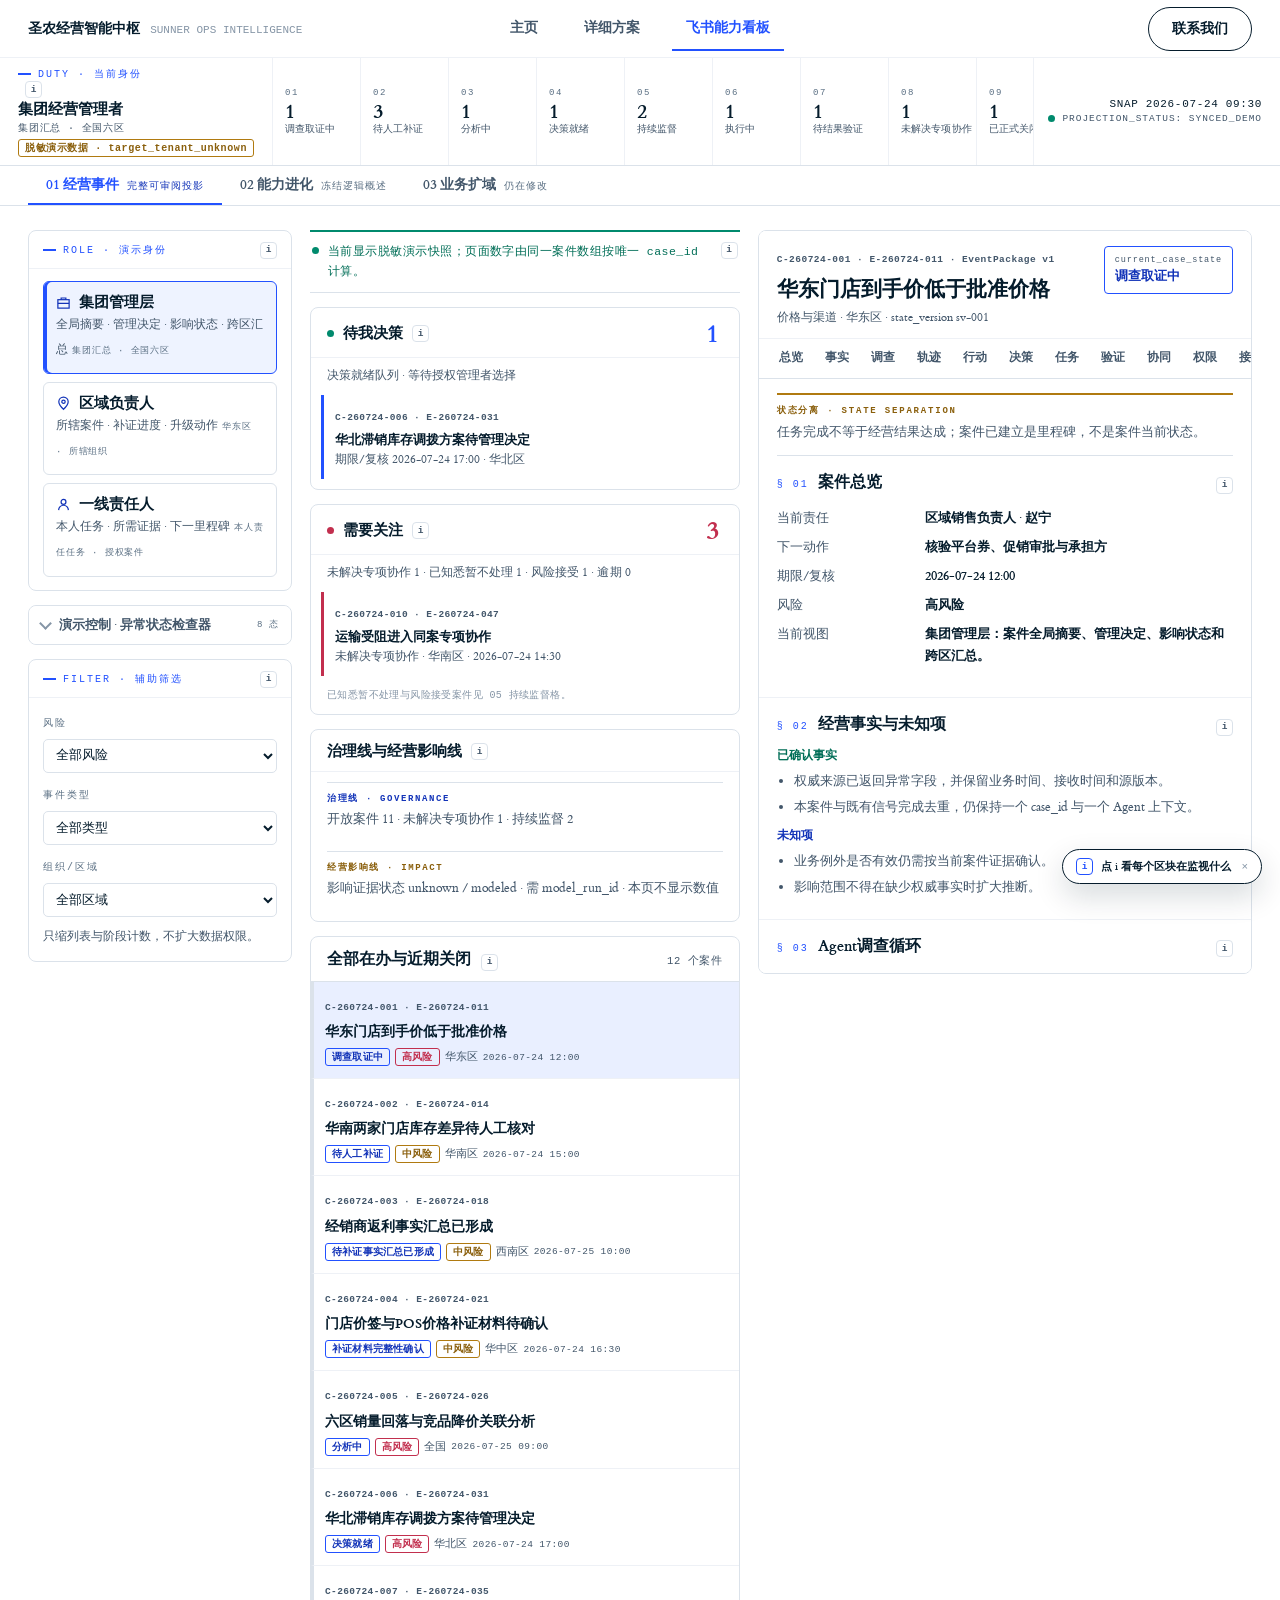
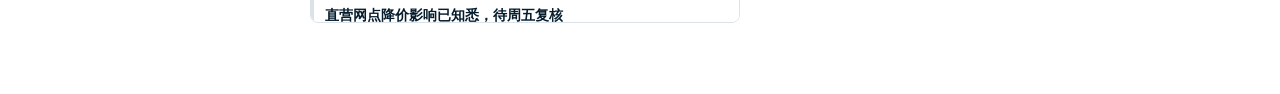
<file: dashboard/index.html>
<!doctype html>
<html lang="zh-CN">
<head>
<meta charset="utf-8">
<meta name="viewport" content="width=device-width, initial-scale=1">
<title>飞书看板 · 圣农经营智能中枢</title>
<link rel="stylesheet" href="../report/css/fonts.css">
<style>
  :root {
    color-scheme: light;
    --paper: #ffffff;
    --paper-hi: #f7f9fc;
    --ink: #051c2c;
    --ink-md: #42566a;
    --ink-lo: #8595a6;
    --line: #dbe2ea;
    --line-lo: #eef1f6;
    --red: #2251ff;
    --red-hi: #1233b8;
    --blue: #1233b8;
    --acc: #2251ff;
    --acc-deep: #1233b8;
    --acc-soft: #eef3ff;
    --acc-wash: #e9efff;
    --acc-line: #c2d1ff;
    --copper: #b07a10;
    --copper-ink: #8a5f0c;
    --copper-soft: #faf3e2;
    --copper-line: #e6d3a8;
    --green: #008a6d;
    --green-ink: #006e57;
    --green-soft: #e6f5f1;
    --green-line: #9fd4c6;
    --neg: #c22f4e;
    --neg-soft: #fbeef1;
    --neg-line: #eec4cd;
    --label: #5a6f83;
    --serif: "et-book", "Iowan Old Style", "Songti SC", "Noto Serif CJK SC", Palatino, Georgia, serif;
    --mono: Menlo, Consolas, "SF Mono", ui-monospace, monospace;
    --shadow: 0 14px 34px rgba(5, 28, 44, .12);
    --r: 8px;
  }

  * { box-sizing: border-box; }
  html { scroll-behavior: smooth; }
  body {
    margin: 0;
    min-width: 0;
    background: var(--paper);
    color: var(--ink);
    font: 14.5px/1.65 var(--serif);
    letter-spacing: 0.001em;
  }
  a { color: var(--blue); text-decoration: none; }
  a:hover { color: var(--red-hi); }
  button, select { font: inherit; letter-spacing: inherit; }
  button { cursor: pointer; }
  button:focus-visible, select:focus-visible, a:focus-visible, [tabindex]:focus-visible {
    outline: 2px solid var(--acc);
    outline-offset: 2px;
  }
  ::selection { background: rgba(34, 81, 255, .15); }
  [hidden] { display: none !important; }

  * { scrollbar-width: thin; scrollbar-color: var(--line) transparent; }
  ::-webkit-scrollbar { width: 8px; height: 8px; }
  ::-webkit-scrollbar-track { background: transparent; }
  ::-webkit-scrollbar-thumb { background: var(--line); border-radius: 8px; border: 2px solid transparent; background-clip: content-box; }
  ::-webkit-scrollbar-thumb:hover { background: var(--ink-lo); border: 2px solid transparent; background-clip: content-box; }

  #progress-bar {
    position: fixed; top: 0; left: 0; right: 0; height: 2px;
    background: var(--red); transform-origin: 0 50%; transform: scaleX(0);
    z-index: 120;
  }

  /* ===== 整站 topnav（与首页一致） ===== */
  .topnav {
    position: sticky; top: 0; z-index: 100;
    display: grid; grid-template-columns: 1fr auto 1fr; align-items: center;
    padding: 0 28px; min-height: 58px;
    background: rgba(255, 255, 255, .92); backdrop-filter: blur(8px);
    border-bottom: 1px solid var(--line-lo);
  }
  .topnav .brand { font: 700 14px var(--serif); color: var(--ink); }
  .topnav .brand span { color: var(--ink-lo); font: 11px var(--mono); margin-left: 10px; }
  .topnav .center { display: flex; gap: 18px; }
  .topnav .center > a, .topnav .nav-item > a {
    min-height: 44px; display: inline-flex; align-items: center;
    padding: 8px 14px; color: var(--ink-md); font: 700 13.5px var(--serif);
    border-bottom: 2px solid transparent;
  }
  .topnav .center > a:hover, .topnav .nav-item > a:hover { color: var(--ink); }
  .topnav .center > a.active, .topnav .nav-item > a.active { color: var(--red); border-bottom-color: var(--red); }

  .dd { position: relative; }
  .dd .menu {
    position: absolute; z-index: 120;
    background: #fff; border: 1.5px solid var(--ink); border-radius: 8px;
    box-shadow: 0 14px 34px rgba(5, 28, 44, .12);
    opacity: 0; visibility: hidden;
    transition: opacity 180ms cubic-bezier(0.16, 1, 0.3, 1) 120ms, transform 180ms cubic-bezier(0.16, 1, 0.3, 1) 120ms, visibility 0s linear 320ms;
  }
  .dd:hover .menu,
  .dd .trigger:focus-visible + .menu,
  .dd:focus-within .menu,
  .dd.open .menu {
    opacity: 1; visibility: visible;
    transition-delay: 0s, 0s, 0s;
  }
  .dd.esc-closed .menu { opacity: 0 !important; visibility: hidden !important; }
  .dd:hover .trigger, .dd:focus-within .trigger, .dd.open .trigger { color: var(--ink); }
  .menu a.mi {
    display: flex; align-items: baseline; gap: 10px;
    padding: 10px 12px; border-radius: 5px;
    color: var(--ink); font: 700 14px var(--serif); white-space: nowrap;
  }
  .menu a.mi:hover, .menu a.mi:focus-visible { background: var(--paper-hi); color: var(--red); outline: none; }
  .menu a.mi.active { color: var(--red); }
  .menu a.mi .no { font: 10px var(--mono); color: var(--red); letter-spacing: .12em; }
  .menu a.mi small { display: block; margin-top: 2px; font: 400 11.5px var(--serif); color: var(--ink-lo); white-space: nowrap; }
  .menu a.mi:hover small, .menu a.mi:focus-visible small { color: var(--ink-md); }
  .vb-menu { top: calc(100% + 4px); left: 50%; transform: translate(-50%, 6px); min-width: 250px; padding: 8px; }
  .dd:hover .vb-menu, .dd .trigger:focus-visible + .vb-menu, .dd:focus-within .vb-menu, .dd.open .vb-menu { transform: translate(-50%, 0); }
  .topnav .contact-link {
    justify-self: end; min-width: 104px; min-height: 44px;
    display: inline-flex; align-items: center; justify-content: center;
    padding: 8px 18px; border: 1px solid var(--ink); border-radius: 999px;
    color: var(--ink); font: 700 13.5px var(--serif);
    transition: color 180ms ease, background 180ms ease;
  }
  .topnav .contact-link:hover { color: #fff; background: var(--ink); }

  /* ===== 微字号工程标签 ===== */
  .el { font: 10px var(--mono); letter-spacing: .14em; text-transform: uppercase; color: var(--label); }

  /* ===== 签名元素：值守状态条 ===== */
  .dutystrip {
    position: sticky; top: 58px; z-index: 90;
    display: grid; grid-template-columns: auto minmax(0, 1fr) auto; align-items: stretch;
    background: rgba(255, 255, 255, .95); backdrop-filter: blur(8px);
    border-bottom: 1px solid var(--line);
  }
  .ds-role {
    min-width: 218px; padding: 9px 18px 8px;
    border-right: 1px solid var(--line-lo);
    display: flex; flex-direction: column; justify-content: center;
  }
  .ds-role .who { margin-top: 2px; font: 700 14.5px/1.3 var(--serif); color: var(--ink); }
  .ds-role .scope { margin-top: 1px; font: 9.5px var(--mono); letter-spacing: .08em; color: var(--ink-md); text-transform: uppercase; }

  .viewfinder { display: flex; min-width: 0; overflow-x: auto; }
  .vf-cell {
    position: relative; flex: 1 0 88px; min-width: 88px;
    padding: 7px 10px 6px 12px;
    border: 0; border-right: 1px solid var(--line-lo);
    background: transparent; text-align: left;
    color: var(--ink-md); font-family: var(--mono);
    transition: background 180ms ease, color 180ms ease;
  }
  .vf-cell:last-child { border-right: 0; }
  .vf-cell .vf-no { display: block; font: 9px var(--mono); letter-spacing: .18em; color: var(--label); }
  .vf-cell .vf-count { display: block; margin-top: 1px; font: 700 21px/1.15 var(--serif); color: var(--ink); }
  .vf-cell .vf-name { display: block; margin-top: 1px; font: 9px/1.3 var(--mono); letter-spacing: .01em; color: var(--ink-md); white-space: nowrap; }
  .vf-cell::before, .vf-cell::after {
    content: ""; position: absolute; top: 5px; bottom: 5px; width: 7px;
    opacity: 0; pointer-events: none;
    transition: opacity 160ms ease;
  }
  .vf-cell::before { left: 5px; border-left: 2px solid var(--acc); border-top: 2px solid var(--acc); border-bottom: 2px solid var(--acc); }
  .vf-cell::after { right: 5px; border-right: 2px solid var(--acc); border-top: 2px solid var(--acc); border-bottom: 2px solid var(--acc); }
  .vf-cell:hover { background: var(--paper-hi); }
  .vf-cell:hover::before, .vf-cell:hover::after { opacity: .3; border-color: var(--ink-lo); }
  .vf-cell[aria-pressed="true"] { background: var(--acc-soft); }
  .vf-cell[aria-pressed="true"] .vf-no { color: var(--acc); }
  .vf-cell[aria-pressed="true"] .vf-count { color: var(--acc); }
  .vf-cell[aria-pressed="true"] .vf-name { color: var(--acc-deep); }
  .vf-cell[aria-pressed="true"]::before, .vf-cell[aria-pressed="true"]::after { opacity: 1; }
  .vf-cell:disabled { cursor: not-allowed; opacity: .55; }
  .vf-cell:disabled::before, .vf-cell:disabled::after { opacity: 0; }

  .ds-meta {
    min-width: 230px; padding: 7px 18px 7px 14px;
    border-left: 1px solid var(--line-lo);
    display: flex; flex-direction: column; justify-content: center; gap: 3px;
  }
  .ds-snap { display: flex; align-items: center; justify-content: flex-end; gap: 8px; font: 11px var(--mono); letter-spacing: .06em; color: var(--ink); }
  .ds-proj { display: flex; align-items: center; justify-content: flex-end; gap: 7px; font: 9.5px var(--mono); letter-spacing: .1em; color: var(--ink-md); text-transform: uppercase; }
  .demo-tag {
    display: inline-flex; align-items: center; min-height: 18px;
    padding: 1px 7px; border: 1px solid var(--copper-line); border-radius: 3px;
    background: var(--copper-soft); color: var(--copper-ink);
    font: 9px var(--mono); letter-spacing: .1em; white-space: nowrap;
  }

  .led {
    flex: 0 0 7px; width: 7px; height: 7px; border-radius: 50%;
    color: var(--green); background: currentColor;
    animation: ledPulse 1.5s cubic-bezier(0.4, 0, 0.6, 1) infinite;
  }
  .led.tone-acc { color: var(--acc); }
  .led.tone-warn { color: var(--copper); }
  .led.tone-neg { color: var(--neg); }
  @keyframes ledPulse {
    0% { box-shadow: 0 0 0 0 color-mix(in srgb, currentColor 45%, transparent); }
    70% { box-shadow: 0 0 0 6px transparent; }
    100% { box-shadow: 0 0 0 0 transparent; }
  }

  /* ===== 模块页签 ===== */
  .modulebar { display: flex; align-items: stretch; gap: 0; padding: 0 28px; background: var(--paper); border-bottom: 1px solid var(--line); overflow-x: auto; }
  .mtab {
    padding: 10px 18px 9px; border: 0; border-bottom: 2px solid transparent;
    background: none; color: var(--ink-md); font: 700 13px var(--serif); white-space: nowrap;
    transition: color 160ms ease, border-color 160ms ease, background 160ms ease;
  }
  .mtab span { margin-left: 8px; font: 9.5px var(--mono); letter-spacing: .1em; color: var(--label); text-transform: uppercase; }
  .mtab:hover { color: var(--ink); background: var(--paper-hi); }
  .mtab[aria-selected="true"] { color: var(--acc); border-bottom-color: var(--acc); }
  .mtab[aria-selected="true"] span { color: var(--acc-deep); }

  /* ===== 躯干三列 ===== */
  main { min-width: 0; background: var(--paper); }
  .console {
    display: grid; grid-template-columns: 264px minmax(0, 1fr) minmax(0, 1.15fr);
    gap: 16px; align-items: start;
    max-width: 1640px; margin: 0 auto; padding: 18px 28px 60px;
  }
  .rail {
    position: sticky; top: 136px;
    max-height: calc(100vh - 156px);
    overflow-y: auto; overscroll-behavior: contain;
    display: grid; gap: 12px; padding-bottom: 6px;
  }
  .panel { min-width: 0; background: var(--paper); border: 1px solid var(--line); border-radius: var(--r); }
  .panel-h { display: flex; align-items: center; justify-content: space-between; gap: 8px; padding: 10px 12px 8px; border-bottom: 1px solid var(--line-lo); }
  .panel-b { padding: 10px 12px 12px; }

  .rolebtn {
    display: block; width: 100%; text-align: left;
    padding: 11px 12px; border: 1px solid var(--line); border-radius: 6px;
    background: var(--paper); color: var(--ink);
    transition: border-color 160ms ease, background 160ms ease, box-shadow 160ms ease;
  }
  .rolebtn + .rolebtn { margin-top: 8px; }
  .rolebtn:hover { border-color: var(--ink-lo); background: var(--paper-hi); }
  .rolebtn[aria-pressed="true"] { border-color: var(--acc); background: var(--acc-soft); box-shadow: inset 3px 0 0 var(--acc); }
  .rolebtn .rb-name { display: flex; align-items: center; gap: 8px; font: 700 14px var(--serif); color: var(--ink); }
  .rolebtn .rb-name svg { flex: 0 0 15px; width: 15px; height: 15px; color: var(--acc-deep); }
  .rolebtn .rb-desc { margin-top: 3px; font: 11px/1.55 var(--serif); color: var(--ink-md); }
  .rolebtn .rb-scope { margin-top: 4px; font: 9px var(--mono); letter-spacing: .1em; color: var(--label); text-transform: uppercase; }

  .drawer-btn {
    display: flex; align-items: center; gap: 9px; width: 100%;
    padding: 10px 12px; border: 0; background: var(--paper); border-radius: var(--r);
    color: var(--ink-md); font: 700 12.5px var(--serif); text-align: left;
    transition: color 160ms ease, background 160ms ease;
  }
  .drawer-btn:hover { color: var(--ink); background: var(--paper-hi); }
  .drawer-btn::before {
    content: ""; width: 7px; height: 7px; flex: 0 0 7px;
    border-right: 2px solid var(--ink-lo); border-bottom: 2px solid var(--ink-lo);
    transform: rotate(45deg); margin-top: -3px;
    transition: transform 200ms ease;
  }
  .drawer.open .drawer-btn::before { transform: rotate(225deg); margin-top: 3px; }
  .drawer-btn .hint { margin-left: auto; font: 9px var(--mono); letter-spacing: .08em; color: var(--label); }
  .drawer-wrap { display: grid; grid-template-rows: 0fr; transition: grid-template-rows 420ms cubic-bezier(0.16, 1, 0.3, 1); }
  .drawer.open .drawer-wrap { grid-template-rows: 1fr; }
  .drawer-inner { min-height: 0; overflow: hidden; opacity: 0; visibility: hidden; transition: opacity 240ms ease, visibility 0s linear 420ms; }
  .drawer.open .drawer-inner { opacity: 1; visibility: visible; transition: opacity 240ms ease 120ms, visibility 0s linear 0s; }
  .drawer-body { padding: 10px 12px 12px; border-top: 1px solid var(--line-lo); }
  .rt-select {
    width: 100%; min-height: 36px; padding: 6px 30px 6px 10px;
    border: 1px solid var(--line); border-radius: 6px;
    background: var(--paper); color: var(--ink); font: 12px var(--serif);
  }
  .drawer-note { margin: 8px 0 0; font: 11px/1.6 var(--serif); color: var(--ink-md); }

  .fsel {
    width: 100%; min-height: 34px; margin-top: 4px; padding: 5px 8px;
    border: 1px solid var(--line); border-radius: 5px;
    background: var(--paper); color: var(--ink); font: 12px var(--serif);
  }
  .f-group + .f-group { margin-top: 9px; }
  .f-note { margin: 10px 0 0; font: 10.5px/1.6 var(--serif); color: var(--ink-md); }
  .bound-note { margin: 0; font: 11px/1.65 var(--serif); color: var(--ink-md); }
  .bound-note strong { color: var(--ink); }

  /* ===== 中栏 ===== */
  .mid { min-width: 0; display: grid; gap: 12px; align-content: start; }
  .rt-line {
    display: flex; align-items: flex-start; gap: 9px;
    padding: 9px 12px; border: 1px solid var(--green-line); border-radius: 6px;
    background: var(--green-soft); color: var(--green-ink);
    font: 10.5px/1.6 var(--mono); letter-spacing: .05em;
  }
  .rt-line .led { margin-top: 5px; }
  .rt-line[data-tone="info"] { border-color: var(--line); background: var(--paper); color: var(--ink-md); }
  .rt-line[data-tone="warn"] { border-color: var(--copper-line); background: var(--copper-soft); color: var(--copper-ink); }
  .rt-line[data-tone="danger"] { border-color: var(--neg-line); background: var(--neg-soft); color: var(--neg); }

  .queues { display: grid; gap: 12px; }
  .qcard { min-width: 0; background: var(--paper); border: 1px solid var(--line); border-radius: var(--r); overflow: hidden; }
  .qcard-h { display: flex; align-items: center; gap: 9px; padding: 10px 14px 9px; border-bottom: 1px solid var(--line-lo); }
  .qcard-h h3 { margin: 0; font: 700 14px var(--serif); color: var(--ink); }
  .qcount { margin-left: auto; font: 700 27px/1 var(--serif); color: var(--acc); border-radius: 4px; padding: 0 4px; }
  .tone-warn .qcount { color: var(--copper-ink); }
  .tone-neg .qcount { color: var(--neg); }
  .tone-ok .qcount { color: var(--green-ink); }
  .qsub { margin: 0; padding: 7px 14px 0; font: 11px/1.6 var(--serif); color: var(--ink-md); }
  .qlist { display: grid; gap: 3px; padding: 8px; }
  .qrow {
    display: block; width: 100%; min-width: 0; text-align: left;
    padding: 8px 10px; border: 0; border-left: 3px solid var(--line); border-radius: 0 4px 4px 0;
    background: var(--paper); color: var(--ink);
    transition: background 150ms ease;
  }
  .qrow:hover { background: var(--paper-hi); }
  .qrow[aria-current="true"] { background: var(--acc-wash); }
  .sev-acc { border-left-color: var(--acc); }
  .sev-warn { border-left-color: var(--copper); }
  .sev-neg { border-left-color: var(--neg); }
  .sev-ok { border-left-color: var(--green); }
  .sev-mute { border-left-color: var(--line); }
  .qrow .qid { font: 600 9.5px var(--mono); letter-spacing: .04em; color: var(--ink-md); }
  .qrow .qt { display: block; margin: 2px 0; font: 700 12.5px/1.45 var(--serif); color: var(--ink); overflow-wrap: anywhere; }
  .qrow .qm { display: block; font: 10.5px/1.5 var(--serif); color: var(--ink-md); }
  .qempty {
    margin: 10px 12px 12px; padding: 11px 12px;
    border: 1px dashed var(--line); border-radius: 6px; background: var(--paper-hi);
    font: 12px/1.6 var(--serif); color: var(--ink-md);
  }
  .qnote {
    margin: 9px 12px 0; padding: 8px 10px;
    border-left: 3px solid var(--acc); border-radius: 0 4px 4px 0;
    background: var(--acc-soft); font: 11.5px/1.6 var(--serif); color: var(--ink-md);
  }
  .qnote:last-child { margin-bottom: 12px; }
  .qnote strong { color: var(--acc-deep); }
  .qnote.tone-copper { border-left-color: var(--copper); background: var(--copper-soft); }
  .qnote.tone-copper strong { color: var(--copper-ink); }
  .qactions { padding: 10px 14px 14px; }
  .dist { display: grid; gap: 2px; padding: 8px 14px 4px; }
  .dist-row { display: grid; grid-template-columns: minmax(0, 1fr) auto; gap: 10px; align-items: baseline; padding: 5px 0; border-bottom: 1px solid var(--line-lo); font: 12px var(--serif); color: var(--ink-md); }
  .dist-row:last-child { border-bottom: 0; }
  .dist-row b { font: 700 13px var(--mono); color: var(--acc); border-radius: 3px; padding: 0 3px; }
  .dist-bar { grid-column: 1 / -1; height: 3px; border-radius: 2px; background: var(--line-lo); overflow: hidden; }
  .dist-bar i { display: block; height: 100%; background: var(--acc); border-radius: 2px; transition: width 420ms cubic-bezier(0.16, 1, 0.3, 1); }

  .listcard { min-width: 0; background: var(--paper); border: 1px solid var(--line); border-radius: var(--r); overflow: hidden; }
  .listcard-h { display: flex; align-items: baseline; gap: 10px; padding: 11px 14px 9px; border-bottom: 1px solid var(--line); }
  .listcard-h h3 { margin: 0; font: 700 14.5px var(--serif); }
  .listcard-h .lc-count { margin-left: auto; font: 10.5px var(--mono); letter-spacing: .06em; color: var(--ink-md); white-space: nowrap; }
  .chips { display: flex; flex-wrap: wrap; gap: 6px; padding: 8px 14px; border-bottom: 1px solid var(--line-lo); }
  .chip {
    display: inline-flex; align-items: center; gap: 6px;
    padding: 3px 6px 3px 9px; border: 1px solid var(--acc-line); border-radius: 999px;
    background: var(--acc-soft); color: var(--acc-deep);
    font: 10.5px var(--serif);
  }
  .chip button {
    display: grid; place-items: center; width: 16px; height: 16px;
    border: 0; border-radius: 50%; background: transparent; color: var(--acc-deep);
    font: 11px/1 var(--mono); padding: 0;
    transition: background 150ms ease, color 150ms ease;
  }
  .chip button:hover { background: var(--acc); color: #fff; }
  .substates { display: flex; flex-wrap: wrap; align-items: center; gap: 6px; padding: 8px 14px; border-top: 1px solid var(--line); border-bottom: 1px solid var(--line); background: transparent; }
  .substates > span { font: 11px var(--serif); font-weight: 700; color: var(--copper-ink); }
  .substates button {
    padding: 4px 10px; border: 1px solid var(--copper-line); border-radius: 4px;
    background: #fff; color: var(--copper-ink); font: 11px var(--serif);
    transition: background 150ms ease, color 150ms ease;
  }
  .substates button b { font-family: var(--mono); }
  .substates button:hover { background: var(--paper-hi); }
  .substates button[aria-pressed="true"] { background: var(--copper); border-color: var(--copper); color: #fff; }
  .caselist { display: grid; max-height: 640px; overflow-y: auto; }
  .caserow {
    display: block; width: 100%; min-width: 0; text-align: left;
    padding: 10px 14px 10px 11px;
    border: 0; border-bottom: 1px solid var(--line-lo); border-left: 3px solid var(--line);
    background: var(--paper); color: var(--ink);
    transition: background 150ms ease;
  }
  .caserow:last-child { border-bottom: 0; }
  .caserow:hover { background: var(--paper-hi); }
  .caserow[aria-current="true"] { background: var(--acc-wash); }
  .caserow .qid { font: 600 9.5px var(--mono); letter-spacing: .04em; color: var(--ink-md); }
  .caserow .qt { display: block; margin: 3px 0 6px; font: 700 13px/1.5 var(--serif); overflow-wrap: anywhere; }
  .cmeta { display: flex; flex-wrap: wrap; gap: 5px; align-items: center; font: 10.5px var(--serif); color: var(--ink-md); }
  .pill {
    display: inline-flex; align-items: center; min-height: 20px;
    padding: 1px 7px; border: 1px solid var(--line); border-radius: 4px;
    font: 700 10px var(--serif); white-space: nowrap;
  }
  .pill.state { color: var(--acc-deep); background: var(--acc-soft); border-color: var(--acc-line); }
  .pill.state.st-closed { color: var(--green-ink); background: var(--green-soft); border-color: var(--green-line); }
  .pill.state.st-watch { color: var(--copper-ink); background: var(--copper-soft); border-color: var(--copper-line); }
  .pill.risk-high { color: var(--neg); background: var(--neg-soft); border-color: var(--neg-line); }
  .pill.risk-medium { color: var(--copper-ink); background: var(--copper-soft); border-color: var(--copper-line); }
  .pill.risk-low { color: var(--ink-md); background: var(--paper-hi); border-color: var(--line); }
  .caserow .due { font-family: var(--mono); font-size: 9.5px; letter-spacing: .04em; }
  .caserow .due.overdue { color: var(--neg); font-weight: 700; }

  /* ===== 右栏：案件详情 ===== */
  .detail {
    position: sticky; top: 136px;
    max-height: calc(100vh - 156px);
    overflow-y: auto; overscroll-behavior: contain;
    min-width: 0; background: var(--paper); border: 1px solid var(--line); border-radius: var(--r);
  }
  .d-top { position: sticky; top: 0; z-index: 10; background: rgba(255, 255, 255, .97); backdrop-filter: blur(6px); border-bottom: 1px solid var(--line); }
  .d-hero { display: flex; align-items: flex-start; justify-content: space-between; gap: 14px; padding: 13px 16px 11px; }
  .d-hero .qid { font: 600 9.5px var(--mono); letter-spacing: .05em; color: var(--ink-md); }
  .d-hero h2 { margin: 4px 0 5px; font: 700 18px/1.4 var(--serif); overflow-wrap: anywhere; }
  .d-hero p { margin: 0; font: 11px var(--serif); color: var(--ink-md); }
  .d-state { flex: 0 0 auto; min-width: 128px; padding: 8px 10px; border: 1px solid var(--acc); border-radius: 4px; background: transparent; }
  .d-state small { display: block; font: 8.5px var(--mono); letter-spacing: .1em; color: var(--ink-md); }
  .d-state strong { display: block; margin-top: 2px; font: 700 12.5px/1.4 var(--serif); color: var(--acc-deep); overflow-wrap: anywhere; }
  .d-anchors { display: flex; gap: 2px; overflow-x: auto; padding: 6px 10px 8px; border-top: 1px solid var(--line-lo); }
  .d-anchors a {
    flex: 0 0 auto; padding: 4px 9px; border-radius: 999px;
    color: var(--ink-md); font: 700 11px var(--serif);
    transition: color 150ms ease, background 150ms ease;
  }
  .d-anchors a:hover, .d-anchors a:focus-visible { color: var(--acc); background: var(--acc-soft); outline: none; }
  .truth-note {
    margin: 12px 16px 0; padding: 8px 11px;
    border-left: 3px solid var(--copper); border-radius: 0 4px 4px 0;
    background: var(--copper-soft); color: var(--copper-ink);
    font: 11.5px/1.6 var(--serif);
  }
  .d-sec { padding: 14px 16px 15px; border-bottom: 1px solid var(--line-lo); scroll-margin-top: 128px; }
  .d-sec:last-child { border-bottom: 0; }
  .d-sec .sec-h { display: flex; align-items: baseline; gap: 9px; margin: 0 0 8px; }
  .d-sec .sec-no { font: 9px var(--mono); letter-spacing: .16em; color: var(--acc); }
  .d-sec h3 { margin: 0; font: 700 13.5px var(--serif); }
  .d-sec p { margin: 6px 0; color: var(--ink-md); font-size: 12.5px; }
  .d-sec > strong { display: block; margin: 8px 0 3px; font-size: 12px; }
  .d-sec > strong:first-of-type { color: var(--green-ink); }
  .d-sec > strong:nth-of-type(2) { color: var(--acc-deep); }
  .fact-list, .mini-list { margin: 0; padding-left: 17px; font-size: 12.5px; color: var(--ink-md); }
  .fact-list li, .mini-list li { margin: 4px 0; overflow-wrap: anywhere; }
  .kv-grid { display: grid; grid-template-columns: minmax(96px, .62fr) minmax(0, 1.38fr); gap: 5px 10px; font-size: 12.5px; }
  .kv-grid dt { color: var(--ink-md); }
  .kv-grid dd { margin: 0; font-weight: 600; overflow-wrap: anywhere; }
  .timeline { display: grid; gap: 8px; font-size: 12px; }
  .timeline-item { display: grid; grid-template-columns: 92px minmax(0, 1fr); gap: 10px; }
  .timeline-item time { color: var(--acc-deep); font: 10.5px var(--mono); }
  .timeline-item div { padding-left: 10px; border-left: 2px solid var(--line); color: var(--ink-md); overflow-wrap: anywhere; }
  .action-row { display: flex; flex-wrap: wrap; gap: 7px; margin-top: 9px; }
  .action-button {
    min-height: 34px; padding: 6px 12px;
    border: 1.5px solid var(--ink); border-radius: 6px;
    background: transparent; color: var(--ink); font: 700 12px var(--serif);
    transition: background 150ms ease, border-color 150ms ease, color 150ms ease;
  }
  .action-button:hover { background: var(--acc); border-color: var(--acc); color: #fff; }
  .action-button.secondary { border: 1px solid var(--line); color: var(--ink-md); }
  .action-button.secondary:hover { background: var(--paper-hi); color: var(--ink); border-color: var(--ink-lo); }
  .action-button[aria-disabled="true"] { cursor: default; opacity: .72; }
  .permission-box { padding: 9px 0 10px; border: 0; border-top: 2px solid var(--neg); border-bottom: 1px solid var(--line); border-radius: 0; background: transparent; color: var(--neg); font-size: 12px; }
  .tablewrap { overflow-x: auto; }
  .code-table { width: 100%; border-collapse: collapse; font-size: 11px; background: var(--paper); }
  .code-table th, .code-table td { padding: 6px 8px; border: 1px solid var(--line); text-align: left; vertical-align: top; overflow-wrap: anywhere; }
  .code-table th { color: var(--ink-md); background: var(--paper-hi); font: 9px var(--mono); letter-spacing: .08em; text-transform: uppercase; }
  code { color: var(--acc-deep); font-family: var(--mono); overflow-wrap: anywhere; }

  /* ===== 异常阻断 / 骨架 ===== */
  .blocker {
    max-width: 860px; margin: 40px auto 80px; padding: 24px 0 28px;
    background: transparent; border: 0; border-top: 3px solid var(--copper); border-bottom: 1px solid var(--line);
    border-radius: 0; box-shadow: none;
  }
  .blocker.tone-neg { border-top-color: var(--neg); }
  .blocker .el { display: block; margin-bottom: 8px; }
  .blocker strong { display: block; margin-bottom: 8px; font: 700 17px/1.5 var(--serif); }
  .blocker p { max-width: 720px; margin: 0; color: var(--ink-md); font-size: 13px; }
  .skel {
    border-radius: 4px;
    background: linear-gradient(90deg, var(--line-lo) 25%, #f5f8fb 50%, var(--line-lo) 75%);
    background-size: 200% 100%;
    animation: shimmer 1.4s linear infinite;
  }
  @keyframes shimmer { to { background-position: -200% 0; } }
  .skel-row { display: grid; gap: 6px; padding: 11px 14px; border-bottom: 1px solid var(--line-lo); }
  .skel-cards { display: grid; gap: 12px; }
  .skel-card { padding: 12px 14px; border: 1px solid var(--line); border-radius: var(--r); background: var(--paper); display: grid; gap: 8px; }

  /* ===== 02 / 03 页签 ===== */
  .boundary-page { max-width: 1050px; margin: 0 auto; padding: 26px 28px 70px; }
  .boundary-header { padding: 22px; background: var(--paper); border: 1.5px solid var(--ink); border-radius: var(--r); }
  .boundary-header h2 { margin: 6px 0 8px; font: 700 22px/1.35 var(--serif); }
  .boundary-header p { margin: 0; color: var(--ink-md); font-size: 13.5px; }
  .status-ribbon {
    display: inline-block; padding: 4px 8px;
    color: var(--acc-deep); background: var(--acc-soft);
    border: 1px solid var(--acc-line); border-radius: 4px;
    font: 600 10.5px var(--mono); letter-spacing: .06em;
  }
  .logic-flow { display: grid; grid-template-columns: repeat(4, minmax(0, 1fr)); gap: 8px; margin-top: 14px; }
  .logic-node {
    position: relative; min-height: 74px; padding: 11px;
    background: var(--paper); border: 1px solid var(--line); border-top: 4px solid var(--acc);
    border-radius: 6px; font-size: 12px; font-weight: 700;
  }
  .logic-node small { display: block; margin-top: 4px; color: var(--ink-md); font-weight: 500; }
  .boundary-band { margin-top: 14px; padding: 12px 0 13px; background: transparent; border-top: 2px solid var(--acc); border-bottom: 1px solid var(--line); color: var(--ink-md); font-size: 13px; }
  .boundary-band strong { color: var(--acc-deep); }

  /* ===== 新人指导对话框 ===== */
  .dialog-backdrop {
    position: fixed; inset: 0; z-index: 200;
    display: grid; place-items: center; padding: 18px;
    background: rgba(5, 28, 44, .45);
  }
  .dialog {
    width: min(680px, 100%); max-height: calc(100vh - 36px); overflow-y: auto;
    background: var(--paper); border: 1.5px solid var(--ink); border-radius: 8px;
    box-shadow: 0 24px 60px rgba(5, 28, 44, .2);
  }
  .dialog-header { display: flex; justify-content: space-between; gap: 12px; padding: 15px 18px; border-bottom: 1px solid var(--line); }
  .dialog-header h2 { margin: 2px 0 0; font: 700 17px var(--serif); }
  .icon-button {
    display: grid; place-items: center; width: 34px; height: 34px; flex: 0 0 34px;
    border: 1px solid var(--line); border-radius: 6px; background: var(--paper);
    color: var(--ink); font-size: 18px;
    transition: color 150ms ease, border-color 150ms ease;
  }
  .icon-button:hover { color: var(--acc); border-color: var(--acc); }
  .dialog-body { padding: 15px 18px 20px; }
  .guidance-block { padding: 10px 0; border-bottom: 1px solid var(--line-lo); }
  .guidance-block:last-child { border-bottom: 0; }
  .guidance-block strong { display: block; margin-bottom: 3px; font-size: 13px; }
  .guidance-block p, .dialog-body > p { margin: 0; color: var(--ink-md); font-size: 12.5px; }

  /* ===== 数字变化高亮 ===== */
  @keyframes numFlash { 0% { background: var(--acc-wash); box-shadow: 0 0 0 3px var(--acc-wash); } 100% { background: transparent; box-shadow: 0 0 0 3px transparent; } }
  .flash { animation: numFlash 900ms ease-out; }

  /* ===== 加载编排 0→1 ===== */
  @keyframes riseIn { from { opacity: 0; transform: translateY(10px); } to { opacity: 1; transform: none; } }
  [data-rise] { animation: riseIn 560ms cubic-bezier(0.16, 1, 0.3, 1) both; animation-delay: calc(var(--d, 0) * 95ms); }

  /* ===== 响应式 ===== */
  @media (max-width: 1240px) {
    .console { grid-template-columns: 240px minmax(0, 1fr); }
    .detail-col { grid-column: 1 / -1; }
    .detail { position: static; max-height: none; }
  }
  @media (max-width: 1080px) {
    .dutystrip { grid-template-columns: auto minmax(0, 1fr); }
    .ds-meta { display: none; }
  }
  @media (max-width: 900px) {
    .console { grid-template-columns: minmax(0, 1fr); padding: 14px 14px 48px; }
    .rail { position: static; max-height: none; overflow: visible; }
    .logic-flow { grid-template-columns: repeat(2, minmax(0, 1fr)); }
  }
  @media (max-width: 760px) {
    .topnav { grid-template-columns: 1fr auto; padding: 0 16px; }
    .topnav .center { display: none; }
    .dutystrip { top: 58px; grid-template-columns: minmax(0, 1fr); }
    .ds-role { border-right: 0; border-bottom: 1px solid var(--line-lo); min-width: 0; }
    .vf-cell { flex: 0 0 84px; min-width: 84px; }
    .modulebar { padding: 0 14px; }
    .boundary-page { padding: 18px 14px 56px; }
  }
  @media (max-width: 620px) {
    .console { padding: 12px 10px 44px; }
    .d-hero { flex-direction: column; }
    .d-state { width: 100%; }
    .kv-grid { grid-template-columns: minmax(0, 1fr); }
    .kv-grid dd { margin-bottom: 5px; }
    .timeline-item { grid-template-columns: minmax(0, 1fr); gap: 2px; }
    .logic-flow { grid-template-columns: minmax(0, 1fr); }
    .d-sec { scroll-margin-top: 150px; }
  }

  @media (prefers-reduced-motion: reduce) {
    *, *::before, *::after {
      scroll-behavior: auto !important;
      animation-duration: 0.01ms !important;
      animation-iteration-count: 1 !important;
      transition-duration: 0.01ms !important;
    }
    [data-rise] { animation: none; opacity: 1; transform: none; }
  }

  /* ═══ R2 · 灵动报告家族换皮 ═══ */
  .panel, .qcard, .listcard, .detail, .blocker, .rolebtn { box-shadow: none; }

  /* kicker 小题（灵动 sec-no 语法：mono + 电蓝短划） */
  .panel-h .el, .ds-role .el {
    display: inline-flex; align-items: center; gap: 7px;
    color: var(--acc); letter-spacing: .18em;
  }
  .panel-h .el::before, .ds-role .el::before {
    content: ""; width: 13px; height: 2px; background: var(--acc);
  }

  /* 状态词徽标（数据与接口透视 .st 同款：mono 10px、1px 描边、无底色） */
  .st {
    display: inline-flex; align-items: center; min-height: 18px;
    padding: 0 6px; border: 1px solid; border-radius: 3px; background: transparent;
    font: 600 10px var(--mono); letter-spacing: .03em; white-space: nowrap;
  }
  .st-verified { color: var(--green-ink); border-color: var(--green); }
  .st-partial { color: var(--copper-ink); border-color: var(--copper); }
  .st-unknown { color: var(--neg); border-color: var(--neg); }
  .st-contract { color: var(--acc-deep); border-color: var(--acc); }

  /* pill 与 demo-tag 归入同款描边徽标（去底色） */
  .pill { min-height: 18px; padding: 0 6px; border-radius: 3px; font: 600 10px var(--mono); letter-spacing: .02em; background: transparent; }
  .pill.state { color: var(--acc-deep); background: transparent; border-color: var(--acc); }
  .pill.state.st-closed { color: var(--green-ink); background: transparent; border-color: var(--green); }
  .pill.state.st-watch { color: var(--copper-ink); background: transparent; border-color: var(--copper); }
  .pill.risk-high { color: var(--neg); background: transparent; border-color: var(--neg); }
  .pill.risk-medium { color: var(--copper-ink); background: transparent; border-color: var(--copper); }
  .pill.risk-low { color: var(--ink-md); background: transparent; border-color: var(--line); }
  .demo-tag {
    min-height: 18px; padding: 0 6px;
    background: transparent; border: 1px solid var(--copper); border-radius: 3px;
    color: var(--copper-ink); font: 600 10px var(--mono); letter-spacing: .06em;
  }
  .status-ribbon {
    padding: 1px 6px; background: transparent; border: 1px solid var(--acc); border-radius: 3px;
    color: var(--acc-deep); font: 600 10px var(--mono); letter-spacing: .06em;
  }
  .status-ribbon.st-partial { color: var(--copper-ink); border-color: var(--copper); }

  /* runtime 状态行：编辑式提示条（粗上规 + 细下规，无底色） */
  .rt-line {
    border: 0; border-radius: 0; background: transparent;
    border-top: 2px solid var(--green); border-bottom: 1px solid var(--line);
    padding: 10px 2px; font: 11px/1.7 var(--mono); letter-spacing: .04em;
  }
  .rt-line[data-tone="info"] { background: transparent; border-top-color: var(--ink-lo); }
  .rt-line[data-tone="warn"] { background: transparent; border-top-color: var(--copper); }
  .rt-line[data-tone="danger"] { background: transparent; border-top-color: var(--neg); }
  .rt-line .imk { margin-left: auto; }

  /* 队列注（note-box 语法：发丝线 + mono 小题，无底色） */
  .qnote {
    margin: 9px 14px 0; padding: 8px 0 9px;
    border: 0; border-radius: 0; background: transparent;
    border-top: 1px solid var(--line);
    font: 12px/1.7 var(--serif); color: var(--ink-md);
  }
  .qnote:last-child { margin-bottom: 12px; }
  .qnote .qnote-k { display: block; margin-bottom: 3px; font: 700 9px var(--mono); letter-spacing: .18em; text-transform: uppercase; color: var(--acc-deep); }
  .qnote.tone-copper { background: transparent; }
  .qnote.tone-copper .qnote-k { color: var(--copper-ink); }
  .qguide { display: block; margin: 2px 14px 12px; font: 10px var(--mono); letter-spacing: .04em; color: var(--ink-lo); }
  .qempty .qguide { margin: 6px 0 0; }

  /* 真相提示条（sim-banner 语法） */
  .truth-note {
    margin: 13px 16px 0; padding: 9px 0 11px;
    border: 0; border-radius: 0; background: transparent;
    border-top: 2px solid var(--copper); border-bottom: 1px solid var(--line);
    color: var(--ink-md); font: 12.5px/1.7 var(--serif);
  }
  .truth-note::before {
    content: "状态分离 · STATE SEPARATION";
    display: block; margin-bottom: 4px;
    font: 700 9px var(--mono); letter-spacing: .2em; text-transform: uppercase;
    color: var(--copper-ink);
  }

  /* 详情段小题（§ 编号语法） */
  .d-sec .sec-no { font: 9.5px var(--mono); letter-spacing: .2em; color: var(--acc); text-transform: uppercase; }
  .d-sec .sec-h .imk { margin-left: auto; }

  /* 接口映射表（table.dt 语法：1.5px 墨线表头 + 发丝线行） */
  .code-table th { border: 0; border-bottom: 1.5px solid var(--ink); background: transparent; padding: 7px 10px 7px 0; font: 10px var(--mono); letter-spacing: .12em; text-transform: uppercase; color: var(--ink-md); }
  .code-table td { border: 0; border-bottom: 1px solid var(--line-lo); padding: 8px 10px 8px 0; }
  .code-table tr:last-child td { border-bottom: 0; }

  .blocker { border-top-width: 3px; }

  /* 自解释标记（下钻 chip 语法） */
  .imk {
    position: relative;
    display: inline-grid; place-items: center;
    width: 17px; height: 17px; flex: 0 0 17px; padding: 0;
    border: 1px solid var(--line); border-radius: 4px;
    background: var(--paper); color: var(--ink-md);
    font: 700 9.5px/1 var(--mono); cursor: help;
    transition: color 150ms ease, border-color 150ms ease, background 150ms ease;
  }
  .imk::after { content: ""; position: absolute; inset: -8px; }
  .imk:hover, .imk:focus-visible { color: var(--acc); border-color: var(--acc); background: var(--acc-soft); }
  .dr-k { display: flex; align-items: center; justify-content: space-between; gap: 8px; }

  /* 自解释浮层（编辑式：1.5px 墨框 + 电蓝上规） */
  #infoPop {
    position: fixed; z-index: 300; width: max-content; max-width: min(320px, calc(100vw - 16px));
    padding: 10px 13px 11px;
    background: var(--paper); border: 1.5px solid var(--ink); border-top: 3px solid var(--acc);
    border-radius: 6px; box-shadow: 0 12px 34px rgba(5, 28, 44, .18);
    font: 12px/1.65 var(--serif); color: var(--ink-md);
    pointer-events: none;
  }
  #infoPop .ip-k { margin-bottom: 5px; font: 700 9px var(--mono); letter-spacing: .18em; text-transform: uppercase; color: var(--acc); }
  #infoPop p { margin: 0 0 5px; }
  #infoPop p:last-child { margin-bottom: 0; }
  #infoPop .ip-lab { display: block; font: 700 8.5px var(--mono); letter-spacing: .12em; color: var(--label); }

  /* 一次性发现提示 */
  #howto {
    position: fixed; right: 18px; bottom: 16px; z-index: 250;
    display: inline-flex; align-items: center; gap: 8px;
    padding: 8px 13px; border: 1.5px solid var(--ink); border-radius: 999px;
    background: var(--paper); color: var(--ink); font: 700 11px var(--serif);
    box-shadow: 0 12px 30px rgba(5, 28, 44, .16); cursor: pointer;
    animation: riseIn 480ms cubic-bezier(0.16, 1, 0.3, 1) 1.3s both;
    transition: color 150ms ease, border-color 150ms ease;
  }
  #howto:hover { color: var(--acc); border-color: var(--acc); }
  #howto .imk { pointer-events: none; color: var(--acc); border-color: var(--acc); }
  #howto .hx { color: var(--ink-lo); font: 11px var(--mono); margin-left: 2px; }

  /* ═══ R4 · 家族字体阶梯与留白节奏系统对齐 ═══ */
  body { font-size: 15px; line-height: 1.68; }

  /* kicker：家族宽字距 */
  .el, .panel-h .el, .ds-role .el { letter-spacing: .2em; }

  /* 标题阶梯向家族取齐 */
  .qcard-h h3 { font-size: 15px; }
  .listcard-h h3 { font-size: 15.5px; }
  .d-hero h2 { font-size: 21px; }
  .d-hero p { font-size: 12px; }
  .d-sec h3 { font-size: 15.5px; }
  .d-sec .sec-no { font-size: 10px; letter-spacing: .2em; }
  .boundary-header h2 { font-size: 26px; }
  .dialog-header h2 { font-size: 19px; }
  .rolebtn .rb-name { font-size: 14.5px; }
  .d-state strong { font-size: 13px; }

  /* 正文字号与行高向家族取齐（13px/1.7–1.8 档） */
  .d-sec p, .fact-list, .mini-list, .kv-grid { font-size: 13px; line-height: 1.7; }
  .timeline { font-size: 12.5px; line-height: 1.7; }
  .code-table { font-size: 12px; }
  .truth-note { font-size: 13px; line-height: 1.8; }
  .qsub { font-size: 12px; line-height: 1.6; }
  .qrow .qt { font-size: 13px; }
  .qrow .qm { font-size: 11.5px; line-height: 1.55; }
  .caserow .qt { font-size: 13.5px; }
  .qnote { font-size: 13px; line-height: 1.75; }
  .qempty { font-size: 12.5px; line-height: 1.65; }
  .dist-row { font-size: 12.5px; }
  .rolebtn .rb-desc { font-size: 11.5px; line-height: 1.6; }
  .f-note, .drawer-note, .bound-note { font-size: 12px; line-height: 1.7; }
  .blocker strong { font-size: 19px; }
  .blocker p { font-size: 13.5px; line-height: 1.8; }
  .boundary-band { font-size: 13.5px; line-height: 1.8; }
  .boundary-header p { font-size: 14px; }
  .logic-node { font-size: 12.5px; }
  .dialog-body > p, .guidance-block p { font-size: 13px; line-height: 1.7; }
  .guidance-block strong { font-size: 13.5px; }
  .d-anchors a { font-size: 11.5px; padding: 5px 10px; }
  .rt-line { font-size: 11.5px; line-height: 1.75; }
  .mtab { font-size: 13.5px; }
  .ds-role .who { font-size: 15px; }
  .ds-role .scope { font-size: 10px; }
  .vf-cell .vf-name { font-size: 9.5px; }
  .drawer-btn { font-size: 13px; }
  .fsel, .rt-select { font-size: 12.5px; }
  .substates > span, .substates button { font-size: 11.5px; }

  /* 按钮取家族 .go 参数 */
  .action-button { min-height: 36px; padding: 8px 16px; border-radius: 6px; font-size: 12.5px; }

  /* 留白节奏向家族 band 呼吸感取齐 */
  .console { gap: 18px; padding-top: 24px; padding-bottom: 72px; }
  .mid, .queues, .rail { gap: 14px; }
  .qcard-h { padding: 12px 16px 10px; }
  .qsub { padding: 8px 16px 0; }
  .qlist { padding: 10px; gap: 4px; }
  .qrow { padding: 9px 11px; }
  .qnote { margin: 10px 16px 0; padding: 9px 0 10px; }
  .qempty { margin: 10px 14px 14px; padding: 12px 13px; }
  .qguide { margin: 2px 16px 12px; }
  .dist { padding: 9px 16px 5px; }
  .qactions { padding: 10px 16px 15px; }
  .listcard-h { padding: 12px 16px 10px; }
  .caserow { padding: 12px 14px 12px 11px; }
  .chips, .substates { padding: 9px 16px; }
  .panel-h { padding: 11px 14px 9px; }
  .panel-b { padding: 12px 14px 13px; }
  .drawer-body { padding: 11px 14px 13px; }
  .d-hero { padding: 15px 18px 12px; }
  .d-sec { padding: 16px 18px 17px; }
  .d-sec .sec-h { margin-bottom: 10px; }
  .kv-grid { gap: 7px 10px; }
  .truth-note { margin: 14px 18px 0; }
  .boundary-header { padding: 24px; }
  .boundary-page { padding-top: 30px; }

  /* 可访问性：仅辅助技术可见 */
  .sr-only { position: absolute; width: 1px; height: 1px; padding: 0; margin: -1px; overflow: hidden; clip: rect(0 0 0 0); white-space: nowrap; border: 0; }
</style>
</head>
<body data-current-role="group">
<div id="progress-bar"></div>

<nav class="topnav">
  <div class="brand">圣农经营智能中枢<span>SUNNER OPS INTELLIGENCE</span></div>
  <div class="center">
    <a href="../">主页</a>
    <div class="dd nav-item" data-dd>
      <a class="trigger" href="../report/" data-trigger aria-haspopup="true" aria-expanded="false">详细方案</a>
      <div class="menu vb-menu" role="navigation" aria-label="详细方案三个循环入口">
        <a class="mi" href="../report/"><span class="no">01</span><span><span>经营事件循环</span><small>事实到结果的完整闭环</small></span></a>
        <a class="mi" href="../report/02/"><span class="no">02</span><span><span>能力进化循环</span><small>案件沉淀为可复用能力</small></span></a>
        <a class="mi" href="../report/03/"><span class="no">03</span><span><span>业务扩域循环</span><small>试点经验复制到全域</small></span></a>
      </div>
    </div>
    <div class="dd nav-item" data-dd>
      <a class="trigger active" href="./" data-trigger aria-haspopup="true" aria-expanded="false" aria-current="page">飞书能力看板</a>
      <div class="menu vb-menu" role="navigation" aria-label="飞书能力看板两个入口">
        <a class="mi active" href="./" aria-current="page"><span class="no">01</span><span><span>飞书看板</span><small>同一案件数据 · 三角色视图</small></span></a>
        <a class="mi" href="report/"><span class="no">02</span><span><span>数据与接口透视</span><small>数据合同 · 接口 · 权限一页速览</small></span></a>
      </div>
    </div>
  </div>
  <a class="contact-link" href="../#contact">联系我们</a>
</nav>

<div class="sr-only"><h1>飞书看板</h1></div>

<!-- 签名元素：值守状态条 -->
<header class="dutystrip" data-rise style="--d:0" aria-label="值守状态条">
  <div class="ds-role">
    <span class="el">Duty · 当前身份</span><button class="imk" data-info="strip" aria-label="说明：值守状态条在监视什么" style="margin-left:7px">i</button>
    <span class="who" id="stripUser">集团经营管理者</span>
    <span class="scope" id="stripScope">集团汇总 · 全国六区</span>
    <span class="demo-tag" style="margin-top:4px;align-self:flex-start">脱敏演示数据 · target_tenant_unknown</span>
  </div>
  <div class="viewfinder" id="viewfinder" role="group" aria-label="按01经营事件循环的页面阶段筛选"></div>
  <div class="ds-meta">
    <div class="ds-snap">
      <span id="stripSnapshot">SNAP 2026-07-24 09:30</span>
    </div>
    <div class="ds-proj">
      <span class="led" id="stripLed" aria-hidden="true"></span>
      <span id="stripProjection">projection_status: synced_demo</span>
    </div>
  </div>
</header>

<nav class="modulebar" aria-label="循环模块" data-rise style="--d:1">
  <button class="mtab" data-module="events" aria-selected="true">01 经营事件<span>完整可审阅投影</span></button>
  <button class="mtab" data-module="evolution" aria-selected="false">02 能力进化<span>冻结逻辑概述</span></button>
  <button class="mtab" data-module="expansion" aria-selected="false">03 业务扩域<span>仍在修改</span></button>
</nav>

<main>
  <!-- 01 经营事件 -->
  <div class="console" data-pane="events">
    <!-- 左栏 -->
    <aside class="rail" data-rise style="--d:2" aria-label="值守控制栏">
      <section class="panel" aria-label="演示角色">
        <div class="panel-h"><span class="el">Role · 演示身份</span><button class="imk" data-info="role" aria-label="说明：演示身份在监视什么">i</button></div>
        <div class="panel-b" id="roleSwitch">
          <button class="rolebtn" data-role="group" aria-pressed="true">
            <span class="rb-name"><svg viewBox="0 0 16 16" fill="none" stroke="currentColor" stroke-width="1.3" aria-hidden="true"><rect x="2" y="5" width="12" height="9"/><path d="M5.5 5V3.2h5V5M2 9h12"/></svg>集团管理层</span>
            <span class="rb-desc">全局摘要 · 管理决定 · 影响状态 · 跨区汇总</span>
            <span class="rb-scope">集团汇总 · 全国六区</span>
          </button>
          <button class="rolebtn" data-role="regional" aria-pressed="false">
            <span class="rb-name"><svg viewBox="0 0 16 16" fill="none" stroke="currentColor" stroke-width="1.3" aria-hidden="true"><path d="M8 14.2s-5-4.7-5-8.1a5 5 0 0 1 10 0c0 3.4-5 8.1-5 8.1z"/><circle cx="8" cy="6.1" r="1.8"/></svg>区域负责人</span>
            <span class="rb-desc">所辖案件 · 补证进度 · 升级动作</span>
            <span class="rb-scope">华东区 · 所辖组织</span>
          </button>
          <button class="rolebtn" data-role="frontline" aria-pressed="false">
            <span class="rb-name"><svg viewBox="0 0 16 16" fill="none" stroke="currentColor" stroke-width="1.3" aria-hidden="true"><circle cx="8" cy="5.2" r="2.6"/><path d="M2.8 14a5.2 5.2 0 0 1 10.4 0"/></svg>一线责任人</span>
            <span class="rb-desc">本人任务 · 所需证据 · 下一里程碑</span>
            <span class="rb-scope">本人责任任务 · 授权案件</span>
          </button>
        </div>
      </section>

      <section class="panel drawer" id="demoDrawer">
        <button class="drawer-btn" id="drawerBtn" aria-expanded="false" aria-controls="drawerBody">演示控制 · 异常状态检查器<span class="hint">8 态</span></button>
        <div class="drawer-wrap">
          <div class="drawer-inner">
            <div class="drawer-body" id="drawerBody">
              <div class="dr-k"><label class="el" for="runtimeState">Runtime · 数据与投影异常</label><button class="imk" data-info="drawer" aria-label="说明：异常状态检查器在监视什么">i</button></div>
              <select class="rt-select" id="runtimeState" style="margin-top:6px">
                <option value="normal">normal · 正常</option>
                <option value="loading">loading · 正在读取</option>
                <option value="empty">empty · 当前范围无记录</option>
                <option value="forbidden">forbidden · 无权读取</option>
                <option value="stale">stale · 数据已过期</option>
                <option value="conflict">conflict · 版本冲突</option>
                <option value="unavailable">unavailable · 来源不可用</option>
                <option value="projection_failed">projection_failed · 投影失败</option>
              </select>
              <p class="drawer-note">异常时停止展示正常内容，不冒充当前经营事实。</p>
            </div>
          </div>
        </div>
      </section>

      <section class="panel" aria-label="辅助筛选">
        <div class="panel-h"><span class="el">Filter · 辅助筛选</span><button class="imk" data-info="filter" aria-label="说明：辅助筛选在监视什么">i</button></div>
        <div class="panel-b">
          <div class="f-group">
            <label class="el" for="fRisk">风险</label>
            <select class="fsel" id="fRisk">
              <option value="all">全部风险</option>
              <option value="高">高风险</option>
              <option value="中">中风险</option>
              <option value="低">低风险</option>
            </select>
          </div>
          <div class="f-group">
            <label class="el" for="fDomain">事件类型</label>
            <select class="fsel" id="fDomain"><option value="all">全部类型</option></select>
          </div>
          <div class="f-group">
            <label class="el" for="fRegion">组织/区域</label>
            <select class="fsel" id="fRegion"><option value="all">全部区域</option></select>
          </div>
          <p class="f-note">只缩列表与阶段计数，不扩大数据权限。</p>
        </div>
      </section>

      <section class="panel" aria-label="页面边界">
        <div class="panel-h"><span class="el">Boundary · 页面边界</span></div>
        <div class="panel-b">
          <p class="bound-note"><strong>飞书页面始终是协作投影，不是第二套权威账。</strong></p>
        </div>
      </section>
    </aside>

    <!-- 中栏 -->
    <section class="mid" data-rise style="--d:3" aria-label="值守队列与案件列表">
      <div class="rt-line" data-rt-line data-tone="ok" role="status" aria-live="polite"><span class="led" data-rt-led aria-hidden="true"></span><span data-rt-text>当前显示脱敏演示快照；页面数字由同一案件数组按唯一 case_id 计算。</span><button class="imk" data-info="rt" aria-label="说明：投影状态行在监视什么">i</button></div>
      <div class="queues" id="roleHome" aria-label="角色首页队列"></div>
      <section class="listcard" aria-label="案件列表">
        <div class="listcard-h">
          <h3 id="listTitle">全部在办与近期关闭</h3>
          <button class="imk" data-info="list" aria-label="说明：案件列表在监视什么">i</button>
          <span class="lc-count" id="listCount">0 个案件</span>
        </div>
        <div class="chips" id="filterChips" hidden></div>
        <div class="substates" id="substatePanel" hidden>
          <span>持续监督的两个正式状态：</span>
          <button data-substate="known_no_action" aria-pressed="false">已知悉暂不处理 <b id="knownCount">0</b></button>
          <button data-substate="risk_accepted" aria-pressed="false">风险接受 <b id="acceptedCount">0</b></button>
        </div>
        <div class="caselist" id="caseList"></div>
      </section>
    </section>

    <!-- 右栏 -->
    <div class="detail-col" data-rise style="--d:4">
      <article class="detail" id="caseDetail" aria-live="polite" aria-label="选中案件详情"></article>
    </div>
  </div>

  <!-- 异常阻断面板 -->
  <section class="blocker" id="blocker" role="status" aria-live="polite" hidden></section>

  <!-- 02 能力进化 -->
  <section class="boundary-page" data-pane="evolution" hidden>
    <div class="boundary-header">
      <span class="st st-contract">02_logic_final / implementation_pending</span>
      <h2>能力进化循环：冻结逻辑概述</h2>
      <p>此页只说明已确认的业务顺序，不展示伪造队列、评分、版本、审批按钮或目标租户运行结果。</p>
    </div>
    <div class="logic-flow" aria-label="02能力进化循环">
      <div class="logic-node">正式关闭案件<small>01循环的正式入口</small></div>
      <div class="logic-node">每个正式关闭案件完整复盘<small>每案复盘，不做抽样替代</small></div>
      <div class="logic-node">交互式报告<small>形成可追问、可核对的复盘材料</small></div>
      <div class="logic-node">FDE与一线核实<small>补足模型不知道的现实边界</small></div>
      <div class="logic-node">诊断与现实补全<small>区分语义、Skill、工具、权限与流程问题</small></div>
      <div class="logic-node">隔离试验<small>候选改动不直接进入经营运行</small></div>
      <div class="logic-node">历史回放、留出案例、专家审查<small>验证效果并防止能力退化</small></div>
      <div class="logic-node">隔离验证<small>结果必须可复现、可审计</small></div>
      <div class="logic-node">隔离验证通过后提交管理审批<small>管理层批准后才能进入01</small></div>
      <div class="logic-node">回01受控运行<small>小范围、可停止、可回滚</small></div>
      <div class="logic-node">再次完整复盘验证<small>用新案件验证是否真正改善</small></div>
    </div>
    <div class="boundary-band"><strong>本轮边界：</strong>02详细字段、接口、隔离环境、样本门槛和目标租户能力仍待企业共同验证，因此不在本看板制作可操作页面。</div>
  </section>

  <!-- 03 业务扩域 -->
  <section class="boundary-page" data-pane="expansion" hidden>
    <div class="boundary-header">
      <span class="st st-partial">03_in_progress</span>
      <h2>03专题仍在修改</h2>
      <p>本轮看板不读取、不补写、不冻结03内容，也不展示旧流程、模拟评分、候选业务域或可操作按钮。</p>
    </div>
    <div class="boundary-band"><strong>当前只保留入口：</strong>待03专题独立完成并通过审阅后，再另行制定看板字段与接口合同。</div>
  </section>
</main>

<div id="infoPop" role="note" hidden></div>

<button id="howto" type="button" aria-label="知道了：点区块旁的 i 标记可查看该区块在监视什么"><span class="imk" aria-hidden="true">i</span>点 i 看每个区块在监视什么<span class="hx" aria-hidden="true">×</span></button>

<div class="dialog-backdrop" id="guidanceBackdrop" hidden>
  <section class="dialog" role="dialog" aria-modal="true" aria-labelledby="guidanceTitle" tabindex="-1">
    <div class="dialog-header">
      <div><span class="el">Agent岗位辅助 · 不自动决策</span><h2 id="guidanceTitle">新入职人员任务指导</h2></div>
      <button class="icon-button" id="closeGuidance" aria-label="关闭指导">×</button>
    </div>
    <div class="dialog-body" id="guidanceBody"></div>
  </section>
</div>

<script>
  // ===== 数据层：与 dashboard-hybrid-role-prototype 同一案件数组与业务口径（逐字保留） =====
  const sourceStateLabels = {
    investigating: '调查取证中',
    awaiting_human_evidence: '待人工补证',
    evidence_fact_summary_ready: '待补证事实汇总已形成',
    evidence_completeness_review: '补证材料完整性确认',
    analyzing: '分析中',
    decision_ready: '决策就绪',
    known_no_action: '已知悉暂不处理',
    risk_accepted: '风险接受',
    executing: '执行中',
    unresolved_collaboration: '未解决专项协作',
    awaiting_result_verification: '待结果验证',
    closed: '已正式关闭'
  };

  const stages = [
    { code: 'investigation', label: '调查取证中', states: ['investigating'] },
    { code: 'evidence', label: '待人工补证', states: ['awaiting_human_evidence', 'evidence_fact_summary_ready', 'evidence_completeness_review'] },
    { code: 'analysis', label: '分析中', states: ['analyzing'] },
    { code: 'decision', label: '决策就绪', states: ['decision_ready'] },
    { code: 'governance_watch', label: '持续监督', states: ['known_no_action', 'risk_accepted'] },
    { code: 'execution', label: '执行中', states: ['executing'] },
    { code: 'verification', label: '待结果验证', states: ['awaiting_result_verification'] },
    { code: 'unresolved', label: '未解决专项协作', states: ['unresolved_collaboration'] },
    { code: 'closed', label: '已正式关闭', states: ['closed'] }
  ];

  const demoCases = [
    makeCase('C-260724-001', 'E-260724-011', '华东门店到手价低于批准价格', 'investigating', '华东区', '高', '价格与渠道', '赵宁', '区域销售负责人', '核验平台券、促销审批与承担方', '2026-07-24 12:00', 'SAP价格主数据、POS成交、飞书促销审批'),
    makeCase('C-260724-002', 'E-260724-014', '华南两家门店库存差异待人工核对', 'awaiting_human_evidence', '华南区', '中', '库存', '林雨', '门店运营专员', '提交盘点表与货架照片', '2026-07-24 15:00', 'WMS库存、门店盘点、签收记录'),
    makeCase('C-260724-003', 'E-260724-018', '经销商返利事实汇总已形成', 'evidence_fact_summary_ready', '西南区', '中', '渠道政策', '陈钢', '渠道管理专员', '等待财务补充返利凭证', '2026-07-25 10:00', 'CRM客户、返利政策、财务凭证'),
    makeCase('C-260724-004', 'E-260724-021', '门店价签与POS价格补证材料待确认', 'evidence_completeness_review', '华中区', '中', '价格执行', '周晴', '区域价格专员', '确认补证材料完整性', '2026-07-24 16:30', 'POS价格、价签巡检、人工补证'),
    makeCase('C-260724-005', 'E-260724-026', '六区销量回落与竞品降价关联分析', 'analyzing', '全国', '高', '市场风险', '王岚', '集团经营分析师', '完成原因与影响边界分析', '2026-07-25 09:00', '六区销量、库存、竞品价格、市场情报'),
    makeCase('C-260724-006', 'E-260724-031', '华北滞销库存调拨方案待管理决定', 'decision_ready', '华北区', '高', '库存与销售', '刘峻', '集团供应链负责人', '审阅三套调拨与促销方案', '2026-07-24 17:00', 'WMS库存、预测、毛利模型、运输产能'),
    makeCase('C-260724-007', 'E-260724-035', '直营网点降价影响已知悉，待周五复核', 'known_no_action', '华东区', '中', '价格治理', '孙敏', '区域销售经理', '按复核时间重新读取销量和价格', '2026-07-26 09:00', '管理决定、复核计划、POS销量'),
    makeCase('C-260724-008', 'E-260724-039', '短期库存暴露风险经授权接受', 'risk_accepted', '西北区', '高', '风险治理', '郭海', '集团经营负责人', '监控阈值并在触发后重启调查', '2026-07-25 18:00', '风险接受记录、阈值、库存与订单'),
    makeCase('C-260724-009', 'E-260724-042', '批准的门店调价与物料更换执行中', 'executing', '华中区', '中', '门店执行', '彭洁', '门店督导', '完成价签更换并提交回执', '2026-07-24 18:00', '审批、任务、门店登记、价签证据'),
    makeCase('C-260724-010', 'E-260724-047', '运输受阻进入同案专项协作', 'unresolved_collaboration', '华南区', '高', '供应链', '何峰', '物流协调员', '补充运输阻塞事实并返回调查', '2026-07-24 14:30', 'TMS运输、承运商回执、门店到货'),
    makeCase('C-260724-011', 'E-260724-052', '调拨任务完成，等待销量结果验证', 'awaiting_result_verification', '西南区', '中', '结果验证', '罗宁', '区域运营负责人', '到 next_check_at 后回读权威销量', '2026-07-27 09:00', '任务回执、POS销量、WMS库存'),
    makeCase('C-260724-012', 'E-260724-057', '未授权低价已整改并通过事实验证', 'closed', '华东区', '低', '价格治理', '沈言', '区域销售经理', '归档并交接02完整复盘', '已关闭', 'POS价格、审批记录、验证结果、关闭记录')
  ];

  function makeCase(caseId, eventId, title, currentCaseState, region, risk, domain, ownerName, ownerRole, nextAction, dueAt, sourceRefs) {
    const milestones = [
      { code: 'case_created', at: '2026-07-24 09:09', label: '案件可靠落库并启动受控调查' }
    ];
    const tasks = [];
    if (['awaiting_human_evidence', 'evidence_fact_summary_ready', 'evidence_completeness_review'].includes(currentCaseState)) {
      milestones.push({ code: 'human_evidence_requested', at: '2026-07-24 09:20', label: '人工补证请求已发送并登记责任' });
    }
    if (currentCaseState === 'evidence_fact_summary_ready') milestones.push({ code: 'evidence_summary_ready', at: '2026-07-24 10:15', label: '待补证事实汇总报告已形成' });
    if (currentCaseState === 'decision_ready') milestones.push({ code: 'decision_package_ready', at: '2026-07-24 11:40', label: '决策就绪包已达到送审门槛' });
    if (['known_no_action', 'risk_accepted', 'executing', 'awaiting_result_verification', 'closed'].includes(currentCaseState)) {
      milestones.push({ code: 'management_decision_recorded', at: '2026-07-24 11:50', label: '管理决定已追加留痕' });
    }
    if (['executing', 'awaiting_result_verification', 'unresolved_collaboration', 'closed'].includes(currentCaseState)) {
      const taskState = currentCaseState === 'executing' ? 'in_progress' : currentCaseState === 'unresolved_collaboration' ? 'blocked' : 'completed';
      tasks.push({ taskId: 'T-' + caseId.slice(-3), action: nextAction, owner: ownerName, status: taskState, completionCriteria: '动作完成、规定证据提交、权威系统达到业务里程碑' });
      milestones.push({ code: `task_state_changed/${taskState}`, at: '2026-07-24 12:10', label: `责任任务状态已记录：${taskState}` });
    }
    if (currentCaseState === 'awaiting_result_verification') milestones.push({ code: 'verification_due', at: '2026-07-27 09:00', label: '到达允许结果验证的时间' });
    if (currentCaseState === 'unresolved_collaboration') milestones.push({ code: 'verification_result_recorded/not_met', at: '2026-07-24 12:30', label: '执行受阻或验证未达标，进入同案协作' });
    if (currentCaseState === 'closed') milestones.push({ code: 'case_closed', at: '2026-07-24 13:00', label: '关闭依据完整并正式结案' });

    const verificationStatus = currentCaseState === 'closed' ? 'met' : currentCaseState === 'unresolved_collaboration' ? 'not_met' : currentCaseState === 'awaiting_result_verification' ? 'pending' : 'not_started';
    const resolutionStatus = currentCaseState === 'closed' ? 'resolved' : currentCaseState === 'awaiting_result_verification' ? 'pending_verification' : 'unresolved';
    return {
      caseId, eventId, title, currentCaseState, region, risk, domain, ownerName, ownerRole, nextAction, dueAt, sourceRefs,
      eventPackageVersion: 'EventPackage v1', stateVersion: 'sv-' + caseId.slice(-3),
      confirmedFacts: [
        '权威来源已返回异常字段，并保留业务时间、接收时间和源版本。',
        '本案件与既有信号完成去重，仍保持一个 case_id 与一个 Agent 上下文。'
      ],
      unknownItems: ['业务例外是否有效仍需按当前案件证据确认。', '影响范围不得在缺少权威事实时扩大推断。'],
      evidence: [
        { time: '09:08', text: '规则服务暴露候选信号，保存原始证据引用。' },
        { time: '09:09', text: 'case_created：案件可靠落库并启动受控调查。' },
        { time: '09:18', text: 'Agent完成当前证据范围的查询，并记录缺口与停止条件。' }
      ],
      decision: currentCaseState === 'decision_ready' ? '三套方案已形成，影响分为 confirmed / modeled / unknown，等待授权管理者选择。' : '当前状态尚未形成新的管理决定；历史决定只作为不可覆盖记录展示。',
      milestones: milestones,
      tasks: tasks,
      verification: {
        status: verificationStatus,
        nextCheckAt: currentCaseState === 'awaiting_result_verification' ? '2026-07-27 09:00' : '按案件状态与里程碑决定',
        source: '权威业务系统回读（演示合同）',
        resultRefs: currentCaseState === 'closed' ? 'VR-DEMO-' + caseId.slice(-3) : '尚未形成有效结果证据',
        resolutionStatus
      },
      collaboration: {
        deliveredAt: '2026-07-24 09:10',
        readAt: '2026-07-24 09:16',
        acknowledgedAt: currentCaseState === 'awaiting_human_evidence' ? null : '2026-07-24 09:22',
        acceptedAt: ['executing', 'awaiting_result_verification', 'closed'].includes(currentCaseState) ? '2026-07-24 12:00' : null
      },
      impact: {
        status: ['decision_ready', 'known_no_action', 'risk_accepted', 'executing', 'awaiting_result_verification', 'closed'].includes(currentCaseState) ? 'modeled' : 'unknown',
        summary: '只展示影响证据状态，不以案件数量推断销量、毛利或库存影响。'
      },
      approval: {
        recordId: ['known_no_action', 'risk_accepted', 'executing', 'awaiting_result_verification', 'closed'].includes(currentCaseState) ? 'APR-DEMO-' + caseId.slice(-3) : null,
        decisionType: currentCaseState === 'known_no_action' ? 'known_no_action' : currentCaseState === 'risk_accepted' ? 'risk_accepted' : ['executing', 'awaiting_result_verification', 'closed'].includes(currentCaseState) ? 'approved_execution' : 'pending_or_not_required',
        approver: '脱敏授权管理角色',
        decidedAt: ['known_no_action', 'risk_accepted', 'executing', 'awaiting_result_verification', 'closed'].includes(currentCaseState) ? '2026-07-24 11:50' : null
      },
      closure: {
        type: currentCaseState === 'closed' ? 'resolved' : 'not_closed',
        basisRefs: currentCaseState === 'closed' ? '关闭记录与权威验证结果（脱敏引用）' : '关闭依据尚未满足',
        reopenedAt: null
      },
      guidance: {
        guidance_role_duties: `${ownerRole}需围绕“${nextAction}”完成当前责任，并在超出权限时停止。`,
        guidance_required_evidence: `本案必须核对：${sourceRefs}；提交时保留来源、业务时间和版本。`,
        guidance_next_milestone: milestones[milestones.length - 1].label + '之后，按当前状态推进下一项正式里程碑。',
        guidance_escalation_path: `先报告${ownerRole}直属负责人；跨部门、超时或超权限时升级案件负责人。`,
        guidance_case_refs: `按${domain}与${ownerRole}检索当前身份有权查看的正式关闭案件。`
      },
      projectionStatus: 'synced_demo'
    };
  }

  const frontlineCaseIds = new Set(['C-260724-001', 'C-260724-002', 'C-260724-009']);
  const roleProfiles = {
    group: {
      user: '集团经营管理者', scope: '集团汇总 · 全国六区', permission: '可查看集团摘要；原始证据仍按源系统权限控制。',
      fieldProfile: '集团管理层：案件全局摘要、管理决定、影响状态和跨区汇总。',
      caseFilter: () => true
    },
    regional: {
      user: '华东区域负责人', scope: '华东区 · 所辖组织', permission: '只查看华东区案件与授权证据；跨区数据不进入本视图。',
      fieldProfile: '区域负责人：所辖案件、区域责任、补证进度和升级动作。',
      caseFilter: item => item.region === '华东区'
    },
    frontline: {
      user: '门店与业务责任人', scope: '本人责任任务 · 授权案件', permission: '只查看本人履责所需摘要；敏感经营原始证据无权查看。',
      fieldProfile: '一线责任人：本人任务、完成标准、所需证据和下一里程碑。',
      caseFilter: item => frontlineCaseIds.has(item.caseId)
    }
  };

  const stateRoleActions = {
    investigating: {
      group: ['打开案件', '按权限追问Agent', '查看授权证据'],
      regional: ['打开案件', '按权限追问Agent', '查看所辖授权证据'],
      frontline: ['打开案件', '按权限追问Agent', '查看本人可见证据摘要']
    },
    awaiting_human_evidence: {
      group: ['打开案件', '监督补证进度', '按权限追问Agent'],
      regional: ['打开案件', '发起或退回补证', '申请权限'],
      frontline: ['提交材料', '说明无法提供', '申请权限']
    },
    evidence_fact_summary_ready: {
      group: ['打开案件', '查看事实汇总', '监督补证进度'],
      regional: ['打开案件', '补充材料', '申请权限'],
      frontline: ['补充材料', '说明无法提供', '申请权限']
    },
    evidence_completeness_review: {
      group: ['打开案件', '查看完整性记录', '监督补证进度'],
      regional: ['打开案件', '确认完整性或退回', '申请权限'],
      frontline: ['查看补证记录', '补充材料', '说明无法提供']
    },
    analyzing: {
      group: ['打开案件', '按权限追问Agent'],
      regional: ['打开案件', '按权限追问Agent'],
      frontline: ['打开案件', '按权限追问Agent']
    },
    decision_ready: {
      group: ['要求补证或重查', '审阅经营方案', '提交管理审批'],
      regional: ['打开案件', '补充区域事实', '提交集团审阅'],
      frontline: ['打开案件', '补充授权证据', '按权限追问Agent']
    },
    known_no_action: {
      group: ['查看决定依据', '到期复核', '恢复调查'],
      regional: ['查看决定依据', '请求到期复核', '报告新证据'],
      frontline: ['查看授权摘要', '报告新证据']
    },
    risk_accepted: {
      group: ['查看风险接受记录', '到期复核', '恢复调查'],
      regional: ['查看适用范围', '请求到期复核', '报告风险变化'],
      frontline: ['查看授权摘要', '报告风险变化']
    },
    executing: {
      group: ['查看执行进度', '查看授权证据'],
      regional: ['更新区域进度', '提交完成证据', '报告失败或受阻'],
      frontline: ['提交任务进展', '提交完成证据', '报告失败或受阻']
    },
    awaiting_result_verification: {
      group: ['查看验证计划', '查看授权结果'],
      regional: ['查看验证计划', '到期后发起受控验证'],
      frontline: ['查看本人验证任务', '到期后发起受控验证']
    },
    unresolved_collaboration: {
      group: ['加入同案协作', '查看协作结论', '返回调查'],
      regional: ['加入同案协作', '补充证据', '记录协作结论'],
      frontline: ['加入同案协作', '补充证据', '报告受阻']
    },
    closed: {
      group: ['查看归档', '有新证据时发起重开'],
      regional: ['查看授权归档', '报告新证据'],
      frontline: ['查看本人可见归档', '报告新证据']
    }
  };

  const runtimeMessages = {
    normal: { text: '当前显示脱敏演示快照；页面数字由同一案件数组按唯一 case_id 计算。', tone: 'ok' },
    loading: { text: '正在读取案件投影，请稍候。此状态不代表没有经营事件。', tone: 'info' },
    empty: { text: '当前身份与筛选范围内没有可展示记录；不能据此判断企业没有异常。', tone: 'warn' },
    forbidden: { text: '当前身份无权读取该字段或原始证据；权限不足不能解释为事实不存在。', tone: 'danger' },
    stale: { text: '数据已过期，页面暂停把旧快照作为当前事实；请等待权威来源更新。', tone: 'warn' },
    conflict: { text: '检测到案件状态版本冲突，已停止写入并要求读取最新 state_version。', tone: 'danger' },
    unavailable: { text: '权威来源当前不可用，已保留失败与重试记录；不能把不可用解释为零。', tone: 'danger' },
    projection_failed: { text: '飞书投影失败或同步失败；权威案件仍保留在事件库，正在重试和告警。', tone: 'danger' }
  };
</script>

<script>
  // ===== 视图层：值守台渲染 =====
  const SNAPSHOT_AT = '2026-07-24 09:30';
  const REDUCED = window.matchMedia('(prefers-reduced-motion: reduce)');
  const ui = {
    module: 'events',
    role: 'group',
    stage: null,
    substate: null,
    caseId: demoCases[0].caseId,
    runtime: 'normal',
    fRisk: 'all', fDomain: 'all', fRegion: 'all'
  };

  const $ = sel => document.querySelector(sel);
  const strip = $('.dutystrip');
  const consoleEl = $('[data-pane="events"]');
  const blocker = $('#blocker');

  function uniqueCases(items) {
    return [...new Map(items.map(item => [item.caseId, item])).values()];
  }
  function roleCases() {
    return uniqueCases(demoCases.filter(roleProfiles[ui.role].caseFilter));
  }
  function effectiveRoleCases() {
    return ui.runtime === 'empty' ? [] : roleCases();
  }
  function scopedCases() {
    let items = effectiveRoleCases();
    if (ui.fRisk !== 'all') items = items.filter(i => i.risk === ui.fRisk);
    if (ui.fDomain !== 'all') items = items.filter(i => i.domain === ui.fDomain);
    if (ui.fRegion !== 'all') items = items.filter(i => i.region === ui.fRegion);
    return items;
  }
  function viewCases() {
    let items = scopedCases();
    if (ui.stage) {
      const stage = stages.find(s => s.code === ui.stage);
      items = items.filter(i => stage.states.includes(i.currentCaseState));
    }
    if (ui.substate) items = items.filter(i => i.currentCaseState === ui.substate);
    return items;
  }
  const isOverdue = item => /^\d{4}-\d{2}-\d{2}/.test(item.dueAt) && item.dueAt < SNAPSHOT_AT;
  const stageLabel = item => (stages.find(s => s.states.includes(item.currentCaseState)) || {}).label || item.currentCaseState;
  const displayTime = value => value || '尚未发生';

  function severityOf(item) {
    if (isOverdue(item)) return 'sev-neg';
    if (item.currentCaseState === 'decision_ready') return 'sev-acc';
    if (['awaiting_human_evidence', 'evidence_fact_summary_ready', 'evidence_completeness_review'].includes(item.currentCaseState)) return 'sev-warn';
    if (item.currentCaseState === 'unresolved_collaboration' || item.risk === '高') return 'sev-neg';
    if (item.currentCaseState === 'closed') return 'sev-ok';
    return 'sev-mute';
  }

  // 数字变化短暂高亮：同一键位跨渲染比对
  const prevNums = new Map();
  function syncNums(root) {
    root.querySelectorAll('[data-num-key]').forEach(el => {
      const k = el.dataset.numKey, v = el.textContent.trim();
      if (prevNums.has(k) && prevNums.get(k) !== v && !REDUCED.matches) {
        el.classList.remove('flash'); void el.offsetWidth; el.classList.add('flash');
      }
      prevNums.set(k, v);
    });
  }

  function renderModule() {
    const isEvents = ui.module === 'events';
    document.querySelectorAll('[data-module]').forEach(tab => tab.setAttribute('aria-selected', String(tab.dataset.module === ui.module)));
    strip.hidden = !isEvents;
    consoleEl.hidden = !isEvents;
    $('[data-pane="evolution"]').hidden = ui.module !== 'evolution';
    $('[data-pane="expansion"]').hidden = ui.module !== 'expansion';
    if (!isEvents) blocker.hidden = true;
  }

  function renderStrip() {
    $('#stripUser').textContent = roleProfiles[ui.role].user;
    $('#stripScope').textContent = roleProfiles[ui.role].scope;
    const countable = ui.runtime === 'normal' || ui.runtime === 'empty';
    const scoped = scopedCases();
    $('#viewfinder').innerHTML = stages.map((stage, index) => {
      const count = countable ? uniqueCases(scoped.filter(i => stage.states.includes(i.currentCaseState))).length : '—';
      return `<button class="vf-cell" data-stage="${stage.code}" data-info-stage="${stage.code}" aria-pressed="${ui.stage === stage.code}" ${countable ? '' : 'disabled'}>
        <span class="vf-no">${String(index + 1).padStart(2, '0')}</span>
        <span class="vf-count" data-num-key="vf:${stage.code}">${count}</span>
        <span class="vf-name">${stage.label}</span>
      </button>`;
    }).join('');
  }

  function renderRole() {
    document.body.dataset.currentRole = ui.role;
    document.querySelectorAll('#roleSwitch [data-role]').forEach(btn => btn.setAttribute('aria-pressed', String(btn.dataset.role === ui.role)));
  }

  function renderRuntime() {
    const msg = runtimeMessages[ui.runtime];
    const line = $('[data-rt-line]');
    line.dataset.tone = msg.tone;
    $('[data-rt-text]').textContent = msg.text;
    const ledTone = ui.runtime === 'normal' ? '' : ui.runtime === 'loading' ? 'tone-acc' : (ui.runtime === 'empty' || ui.runtime === 'stale') ? 'tone-warn' : 'tone-neg';
    $('[data-rt-led]').className = 'led' + (ledTone ? ' ' + ledTone : '');
    $('#stripLed').className = 'led' + (ledTone ? ' ' + ledTone : '');
    $('#stripProjection').textContent = `projection_status: ${ui.runtime === 'normal' ? 'synced_demo' : ui.runtime}`;
    $('#stripSnapshot').textContent = ui.runtime === 'normal' ? 'SNAP 2026-07-24 09:30' : '当前事实不可用';
    const blocked = !['normal', 'loading', 'empty'].includes(ui.runtime);
    consoleEl.hidden = blocked || ui.module !== 'events';
    blocker.hidden = !blocked || ui.module !== 'events';
    if (blocked) {
      blocker.className = 'blocker' + (msg.tone === 'danger' ? ' tone-neg' : '');
      blocker.innerHTML = `<span class="el">Runtime · ${ui.runtime}</span><strong>${msg.text}</strong><p>正常案件列表、阶段数量和案件详情已停止展示，避免把旧快照、无权结果或失败投影冒充当前经营事实。权威案件不会因此被删除。</p><div class="action-row" style="margin-top:14px"><button class="action-button" data-runtime-recover>恢复正常演示 · normal</button></div>`;
    }
  }

  function queueRows(cases, meta, guide) {
    if (!cases.length) return `<div class="qempty">当前没有待你处理的事项；empty 不等于没有经营风险。${guide ? `<span class="qguide">${guide}</span>` : ''}</div>`;
    return '<div class="qlist">' + cases.map(item => `<button class="qrow ${severityOf(item)}" data-queue-case="${item.caseId}" aria-current="${item.caseId === ui.caseId}">
      <span class="qid">${item.caseId} · ${item.eventId}</span>
      <span class="qt">${item.title}</span>
      <span class="qm">${meta(item)}</span>
    </button>`).join('') + '</div>';
  }
  function queueCard(title, count, sub, body, tone, numKey, infoKey) {
    const ledClass = tone === 'tone-neg' ? 'tone-neg' : tone === 'tone-warn' ? 'tone-warn' : '';
    return `<article class="qcard ${tone || ''}">
      <div class="qcard-h">${count > 0 ? `<span class="led ${ledClass}" aria-hidden="true"></span>` : ''}<h3>${title}</h3><button class="imk" data-info="${infoKey}" aria-label="说明：${title}在监视什么">i</button><span class="qcount" data-num-key="${numKey}">${count}</span></div>
      ${sub ? `<p class="qsub">${sub}</p>` : ''}
      ${body}
    </article>`;
  }

  function renderGroupHome(cases) {
    const decision = cases.filter(i => i.currentCaseState === 'decision_ready');
    const collaboration = cases.filter(i => i.currentCaseState === 'unresolved_collaboration');
    const known = cases.filter(i => i.currentCaseState === 'known_no_action').length;
    const accepted = cases.filter(i => i.currentCaseState === 'risk_accepted').length;
    const watch = known + accepted;
    const overdue = cases.filter(isOverdue).length;
    const open = cases.filter(i => i.currentCaseState !== 'closed').length;
    return queueCard('待我决策', decision.length, '决策就绪队列 · 等待授权管理者选择',
        queueRows(decision, i => `期限/复核 ${i.dueAt} · ${i.region}`), '', 'q:decision', 'q-decision')
      + queueCard('需要关注', collaboration.length + watch + overdue,
        `未解决专项协作 ${collaboration.length} · 已知悉暂不处理 ${known} · 风险接受 ${accepted} · 逾期 ${overdue}`,
        queueRows(collaboration, i => `${stageLabel(i)} · ${i.region} · ${i.dueAt}`) + '<span class="qguide">已知悉暂不处理与风险接受案件见 05 持续监督格。</span>', 'tone-neg', 'q:attention', 'q-attention')
      + `<article class="qcard">
        <div class="qcard-h"><h3>治理线与经营影响线</h3><button class="imk" data-info="q-lines" aria-label="说明：治理线与经营影响线在监视什么">i</button></div>
        <div class="qnote"><span class="qnote-k">治理线 · Governance</span>开放案件 ${open} · 未解决专项协作 ${collaboration.length} · 持续监督 ${watch}</div>
        <div class="qnote tone-copper"><span class="qnote-k">经营影响线 · Impact</span>影响证据状态 unknown / modeled · 需 model_run_id · 本页不显示数值</div>
      </article>`;
  }

  function renderRegionalHome(cases) {
    const evidence = cases.filter(i => i.currentCaseState === 'awaiting_human_evidence');
    const verify = cases.filter(i => i.currentCaseState === 'awaiting_result_verification');
    const overdue = cases.filter(isOverdue);
    const distribution = stages
      .map(s => ({ label: s.label, count: cases.filter(i => s.states.includes(i.currentCaseState)).length }))
      .filter(e => e.count > 0);
    const maxCount = Math.max(1, ...distribution.map(e => e.count));
    return queueCard('本区域待办', evidence.length + verify.length,
        `待人工补证 ${evidence.length}（我为监督人）· 待结果验证 ${verify.length}`,
        queueRows([...evidence, ...verify], i => `${stageLabel(i)} · ${i.nextAction}`, '切回集团管理层可见待办队列演示。'), 'tone-warn', 'q:todo', 'q-todo')
      + queueCard('升级事项', overdue.length, '逾期事项逐级即时升级；高影响判定待企业阈值配置。',
        queueRows(overdue, i => `逾期 · 期限 ${i.dueAt}`, '切回集团管理层可见待办队列演示。'), 'tone-neg', 'q:escal', 'q-escal')
      + `<article class="qcard">
        <div class="qcard-h"><h3>本区域阶段分布</h3><button class="imk" data-info="q-dist" aria-label="说明：本区域阶段分布在监视什么">i</button><span class="qcount" data-num-key="q:dist-total">${cases.length}</span></div>
        <div class="dist">${distribution.map(e => `<div class="dist-row"><span>${e.label}</span><b data-num-key="dist:${e.label}">${e.count}</b><span class="dist-bar"><i style="width:${Math.round(e.count / maxCount * 100)}%"></i></span></div>`).join('')}</div>
        <p class="qsub" style="padding-bottom:10px">按当前区域范围的唯一 case_id 计数。</p>
      </article>`;
  }

  function renderFrontlineHome(cases) {
    const mine = cases.filter(i => ['awaiting_human_evidence', 'evidence_fact_summary_ready', 'evidence_completeness_review', 'executing'].includes(i.currentCaseState));
    return queueCard('我的任务', mine.length, '待我补证与我名下执行任务',
        queueRows(mine, i => `${stageLabel(i)} · ${i.nextAction} · 期限 ${i.dueAt}`), 'tone-warn', 'q:mine', 'q-mine')
      + `<article class="qcard">
        <div class="qcard-h"><h3>新人指导</h3><button class="imk" data-info="q-guidance" aria-label="说明：新人指导在监视什么">i</button></div>
        <p class="qsub">生成五段岗位指导；不替代制度与审批。</p>
        <div class="qactions"><button class="action-button" data-role-home-guidance>我是新入职人员，请告诉我该怎么处理</button></div>
      </article>`
      + `<article class="qcard">
        <div class="qcard-h"><h3>权限说明</h3><button class="imk" data-info="q-perm" aria-label="说明：权限说明在监视什么">i</button></div>
        <div class="qnote tone-copper"><span class="qnote-k">权限 · Permission</span>只查看本人履责所需摘要；敏感经营原始证据无权查看。</div>
      </article>`;
  }

  function skeletonQueues() {
    return `<div class="skel-cards">${[1, 2, 3].map(() => `<div class="skel-card">
      <div class="skel" style="height:14px;width:38%"></div>
      <div class="skel" style="height:9px;width:88%"></div>
      <div class="skel" style="height:9px;width:72%"></div>
    </div>`).join('')}</div>`;
  }

  function renderQueues() {
    const home = $('#roleHome');
    if (ui.runtime === 'loading') { home.innerHTML = skeletonQueues(); return; }
    const cases = effectiveRoleCases();
    home.innerHTML = ui.role === 'regional' ? renderRegionalHome(cases)
      : ui.role === 'frontline' ? renderFrontlineHome(cases)
      : renderGroupHome(cases);
  }

  function renderChips() {
    const box = $('#filterChips');
    const chips = [];
    if (ui.stage) chips.push({ key: 'stage', label: `阶段：${stages.find(s => s.code === ui.stage).label}` });
    if (ui.substate) chips.push({ key: 'substate', label: `状态：${sourceStateLabels[ui.substate]}` });
    if (ui.fRisk !== 'all') chips.push({ key: 'fRisk', label: `风险：${ui.fRisk}` });
    if (ui.fDomain !== 'all') chips.push({ key: 'fDomain', label: `类型：${ui.fDomain}` });
    if (ui.fRegion !== 'all') chips.push({ key: 'fRegion', label: `区域：${ui.fRegion}` });
    box.hidden = !chips.length;
    box.innerHTML = chips.map(c => `<span class="chip">${c.label}<button data-clear="${c.key}" aria-label="清除筛选 ${c.label}">×</button></span>`).join('');
    const panel = $('#substatePanel');
    const roleScoped = effectiveRoleCases();
    panel.hidden = ui.runtime !== 'normal' || ui.stage !== 'governance_watch';
    $('#knownCount').textContent = roleScoped.filter(i => i.currentCaseState === 'known_no_action').length;
    $('#acceptedCount').textContent = roleScoped.filter(i => i.currentCaseState === 'risk_accepted').length;
    panel.querySelectorAll('[data-substate]').forEach(btn => btn.setAttribute('aria-pressed', String(ui.substate === btn.dataset.substate)));
  }

  function riskClass(risk) { return risk === '高' ? 'high' : risk === '中' ? 'medium' : 'low'; }
  function statePillClass(state) {
    return state === 'closed' ? 'st-closed' : ['known_no_action', 'risk_accepted'].includes(state) ? 'st-watch' : '';
  }
  function caseRow(item) {
    const overdue = isOverdue(item);
    return `<button class="caserow ${severityOf(item)}" data-case-id="${item.caseId}" aria-current="${item.caseId === ui.caseId}">
      <span class="qid">${item.caseId} · ${item.eventId}</span>
      <span class="qt">${item.title}</span>
      <span class="cmeta">
        <span class="pill state ${statePillClass(item.currentCaseState)}">${sourceStateLabels[item.currentCaseState]}</span>
        <span class="pill risk-${riskClass(item.risk)}">${item.risk}风险</span>
        <span>${item.region}</span>
        <span class="due ${overdue ? 'overdue' : ''}">${overdue ? '逾期 · ' : ''}${item.dueAt}</span>
      </span>
    </button>`;
  }

  function renderList() {
    const list = $('#caseList');
    if (ui.runtime === 'loading') {
      $('#listCount').textContent = '读取中…';
      $('#listTitle').textContent = '案件投影';
      list.innerHTML = [1, 2, 3, 4, 5, 6].map(() => `<div class="skel-row">
        <div class="skel" style="height:9px;width:42%"></div>
        <div class="skel" style="height:13px;width:86%"></div>
        <div class="skel" style="height:9px;width:64%"></div>
      </div>`).join('');
      return;
    }
    const items = viewCases();
    if (!items.length) ui.caseId = null;
    else if (!items.some(i => i.caseId === ui.caseId)) ui.caseId = items[0].caseId;
    const currentStage = stages.find(s => s.code === ui.stage);
    $('#listTitle').textContent = ui.substate ? sourceStateLabels[ui.substate] : currentStage ? currentStage.label : '全部在办与近期关闭';
    $('#listCount').innerHTML = `<span data-num-key="lc">${items.length}</span> 个案件`;
    list.innerHTML = items.map(caseRow).join('') || '<div class="qempty" style="margin:12px">当前筛选没有脱敏演示案件。empty 不等于没有经营风险。</div>';
  }

  function permissionContent(item) {
    const profile = roleProfiles[ui.role];
    if (ui.role === 'frontline') return '<div data-evidence-access class="permission-box">无权查看原始证据。当前只显示完成本人任务所需的摘要与证据要求；这不是“没有证据”。</div>';
    return `<div data-evidence-access><p>${profile.permission}</p><p><strong>来源引用：</strong>${item.sourceRefs}</p></div>`;
  }

  function renderRoleActions(item) {
    const actions = stateRoleActions[item.currentCaseState]?.[ui.role];
    if (!Array.isArray(actions)) {
      return '<div class="permission-box" data-action-config-unavailable role="status">动作配置不可用，已停止显示操作入口。</div>';
    }
    return actions.map(action => `<button class="action-button secondary" aria-disabled="true" title="演示动作，不执行业务写入">${action}</button>`).join('');
  }

  const detailGroups = [
    ['总览', '案件总览'], ['事实', '经营事实与未知项'], ['调查', 'Agent调查循环'], ['轨迹', '证据与查询轨迹'],
    ['行动', '责任人与下一动作'], ['决策', '管理决定'], ['任务', '责任任务与业务里程碑'], ['验证', '结果验证与关闭'],
    ['协同', '飞书协同送达状态'], ['权限', '原始证据与权限'], ['接口', '接口与字段映射']
  ];
  const secNo = n => `§ ${String(n).padStart(2, '0')}`;

  function skeletonDetail() {
    return `<div class="d-top"><div class="d-hero">
      <div style="flex:1;min-width:0">
        <div class="skel" style="height:9px;width:44%"></div>
        <div class="skel" style="height:18px;width:80%;margin-top:8px"></div>
        <div class="skel" style="height:9px;width:56%;margin-top:8px"></div>
      </div>
      <div class="skel" style="flex:0 0 128px;height:46px"></div>
    </div></div>` + [1, 2, 3, 4, 5, 6].map(() => `<div class="d-sec">
      <div class="skel" style="height:12px;width:28%"></div>
      <div class="skel" style="height:9px;width:92%;margin-top:9px"></div>
      <div class="skel" style="height:9px;width:84%;margin-top:6px"></div>
      <div class="skel" style="height:9px;width:70%;margin-top:6px"></div>
    </div>`).join('');
  }

  function renderDetail() {
    const detail = $('#caseDetail');
    if (ui.runtime === 'loading') { detail.innerHTML = skeletonDetail(); return; }
    const item = viewCases().find(entry => entry.caseId === ui.caseId);
    if (!item) {
      detail.innerHTML = '<div style="padding:16px"><div class="qempty" style="margin:0">当前角色与筛选条件下没有可显示案件，已清空案件详情。empty 不等于没有经营风险。</div></div>';
      return;
    }
    detail.innerHTML = `
      <div class="d-top">
        <header class="d-hero">
          <div style="min-width:0">
            <span class="qid">${item.caseId} · ${item.eventId} · ${item.eventPackageVersion}</span>
            <h2>${item.title}</h2>
            <p>${item.domain} · ${item.region} · state_version ${item.stateVersion}</p>
          </div>
          <div class="d-state"><small>current_case_state</small><strong>${sourceStateLabels[item.currentCaseState]}</strong></div>
        </header>
        <nav class="d-anchors" aria-label="案件详情分段导航"></nav>
      </div>
      <div class="truth-note">任务完成不等于经营结果达成；案件已建立是里程碑，不是案件当前状态。</div>
      <section class="d-sec"><div class="sec-h"><span class="sec-no">${secNo(1)}</span><h3>案件总览</h3><button class="imk" data-info="d1" aria-label="说明：案件总览在监视什么">i</button></div><dl class="kv-grid"><dt>当前责任</dt><dd>${item.ownerRole} · ${item.ownerName}</dd><dt>下一动作</dt><dd>${item.nextAction}</dd><dt>期限/复核</dt><dd>${item.dueAt}</dd><dt>风险</dt><dd>${item.risk}风险</dd><dt>当前视图</dt><dd data-role-field-profile>${roleProfiles[ui.role].fieldProfile}</dd></dl></section>
      <section class="d-sec"><div class="sec-h"><span class="sec-no">${secNo(2)}</span><h3>经营事实与未知项</h3><button class="imk" data-info="d2" aria-label="说明：经营事实与未知项在监视什么">i</button></div><strong>已确认事实</strong><ul class="fact-list">${item.confirmedFacts.map(t => `<li>${t}</li>`).join('')}</ul><strong>未知项</strong><ul class="fact-list">${item.unknownItems.map(t => `<li>${t}</li>`).join('')}</ul></section>
      <section class="d-sec"><div class="sec-h"><span class="sec-no">${secNo(3)}</span><h3>Agent调查循环</h3><button class="imk" data-info="d3" aria-label="说明：Agent调查循环在监视什么">i</button></div><dl class="kv-grid"><dt>统一受理</dt><dd>按案件状态、证据完整度与停止条件推进</dd><dt>当前Skill</dt><dd>领域经营调查 Skill v0.1（演示）</dd><dt>查询预算</dt><dd>受控查询 8 次 / 当前已用 3 次（演示）</dd><dt>停止条件</dt><dd>必需信息不足、无权、冲突或来源不可用时暂停分析</dd></dl></section>
      <section class="d-sec"><div class="sec-h"><span class="sec-no">${secNo(4)}</span><h3>证据与查询轨迹</h3><button class="imk" data-info="d4" aria-label="说明：证据与查询轨迹在监视什么">i</button></div><div class="timeline">${item.evidence.map(row => `<div class="timeline-item"><time>${row.time}</time><div>${row.text}</div></div>`).join('')}</div></section>
      <section class="d-sec"><div class="sec-h"><span class="sec-no">${secNo(5)}</span><h3>责任人与下一动作</h3><button class="imk" data-info="d5" aria-label="说明：责任人与下一动作在监视什么">i</button></div><p><strong>${item.ownerName}</strong> · ${item.ownerRole}</p><p>${item.nextAction}</p><p>监督人：案件负责人（圣农实际人员映射待企业配置）</p><div class="action-row" data-role-actions>${renderRoleActions(item)}</div><div class="action-row"><button class="action-button secondary" data-action="new-hire-guidance">我是新入职人员，请告诉我该怎么处理</button></div></section>
      <section class="d-sec"><div class="sec-h"><span class="sec-no">${secNo(6)}</span><h3>管理决定</h3><button class="imk" data-info="d6" aria-label="说明：管理决定在监视什么">i</button></div><p>${item.decision}</p><dl class="kv-grid"><dt>审批记录</dt><dd>${item.approval.recordId || '尚未形成'}</dd><dt>决定类型</dt><dd>${item.approval.decisionType}</dd><dt>授权角色</dt><dd>${item.approval.approver}</dd><dt>影响状态</dt><dd>${item.impact.status} · ${item.impact.summary}</dd></dl><p>所有存栏、产能、价格和市场进入决定均需管理层批准，Agent不能自动拍板。</p></section>
      <section class="d-sec"><div class="sec-h"><span class="sec-no">${secNo(7)}</span><h3>责任任务与业务里程碑</h3><button class="imk" data-info="d7" aria-label="说明：责任任务与业务里程碑在监视什么">i</button></div><strong>任务</strong>${item.tasks.length ? `<ul class="mini-list">${item.tasks.map(task => `<li><code>${task.taskId}</code> · ${task.action} · task_completion_status=${task.status}<br>${task.completionCriteria}</li>`).join('')}</ul>` : '<p>当前阶段尚未创建执行任务；不能把空任务解释为案件已解决。</p>'}<strong>里程碑</strong><div class="timeline">${item.milestones.map(m => `<div class="timeline-item"><time>${m.at}</time><div><code>${m.code}</code><br>${m.label}</div></div>`).join('')}</div></section>
      <section class="d-sec"><div class="sec-h"><span class="sec-no">${secNo(8)}</span><h3>结果验证与关闭</h3><button class="imk" data-info="d8" aria-label="说明：结果验证与关闭在监视什么">i</button></div><dl class="kv-grid"><dt>verification_status</dt><dd>${item.verification.status}</dd><dt>next_check_at</dt><dd>${item.verification.nextCheckAt}</dd><dt>结果来源</dt><dd>${item.verification.source}</dd><dt>验证证据</dt><dd>${item.verification.resultRefs}</dd><dt>resolution_status</dt><dd>${item.verification.resolutionStatus}</dd><dt>closure_type</dt><dd>${item.closure.type}</dd><dt>关闭/重开记录</dt><dd>${item.closure.basisRefs}；重开时间：${displayTime(item.closure.reopenedAt)}</dd></dl><p>仅成功解决、合法例外、系统误报三类可关闭；其余保持打开。</p></section>
      <section class="d-sec"><div class="sec-h"><span class="sec-no">${secNo(9)}</span><h3>飞书协同送达状态</h3><button class="imk" data-info="d9" aria-label="说明：飞书协同送达状态在监视什么">i</button></div><dl class="kv-grid"><dt>已送达</dt><dd>${displayTime(item.collaboration.deliveredAt)}</dd><dt>已读</dt><dd>${displayTime(item.collaboration.readAt)}</dd><dt>已知悉</dt><dd>${displayTime(item.collaboration.acknowledgedAt)}</dd><dt>已接受责任</dt><dd>${displayTime(item.collaboration.acceptedAt)}</dd><dt>projection_status</dt><dd>${item.projectionStatus}</dd><dt>权限说明</dt><dd>${roleProfiles[ui.role].permission}</dd></dl></section>
      <section class="d-sec"><div class="sec-h"><span class="sec-no">${secNo(10)}</span><h3>原始证据与权限</h3><button class="imk" data-info="d10" aria-label="说明：原始证据与权限在监视什么">i</button></div>${permissionContent(item)}</section>
      <section class="d-sec"><div class="sec-h"><span class="sec-no">${secNo(11)}</span><h3>接口与字段映射</h3><button class="imk" data-info="d11" aria-label="说明：接口与字段映射在监视什么">i</button></div><div class="tablewrap"><table class="code-table"><thead><tr><th>维度</th><th>字段/接口</th><th>页面责任</th></tr></thead><tbody>
        <tr><td>案件状态</td><td><code>CaseState.current_case_state</code> / <code>get_case_state</code></td><td>决定当前阶段，不由前端按钮推断</td></tr>
        <tr><td>里程碑</td><td><code>milestone_code</code> / <code>get_milestone_state</code></td><td>形成不可变时间线和通知触发</td></tr>
        <tr><td>任务</td><td><code>task_completion_status</code> / <code>get_task_state</code></td><td>完成只进入待结果验证</td></tr>
        <tr><td>协同</td><td><code>collaboration_status</code> / 飞书消息、任务、审批回执</td><td>送达、已读、知悉与接受责任分别保存</td></tr>
        <tr><td>解决</td><td><code>resolution_status</code> / 权威来源回读</td><td>决定经营目标是否达成</td></tr>
        <tr><td>投影</td><td><code>projection_status</code></td><td>失败只说明同步失败，不改写案件事实</td></tr>
      </tbody></table></div></section>`;
    // 段内锚点导航
    const sections = [...detail.querySelectorAll('.d-sec')];
    const byTitle = new Map();
    sections.forEach((sec, i) => {
      const h = sec.querySelector('h3');
      if (!h) return;
      sec.id = 'd-sec-' + (i + 1);
      byTitle.set(h.textContent.trim(), sec.id);
    });
    detail.querySelector('.d-anchors').innerHTML = detailGroups
      .map(([label, title]) => byTitle.has(title) ? `<a href="#${byTitle.get(title)}" data-anchor="${byTitle.get(title)}">${label}</a>` : '')
      .join('');
    detail.querySelector('[data-action="new-hire-guidance"]').addEventListener('click', () => openGuidance(item));
  }

  // ===== 新人指导对话框 =====
  let guidanceOpener = null;
  function openGuidance(item) {
    guidanceOpener = document.activeElement && typeof document.activeElement.focus === 'function' ? document.activeElement : null;
    const profile = roleProfiles[ui.role];
    const similarCases = demoCases
      .filter(c => c.caseId !== item.caseId && c.currentCaseState === 'closed' && c.domain === item.domain && profile.caseFilter(c))
      .slice(0, 2)
      .map(c => `${c.caseId}（${sourceStateLabels[c.currentCaseState]}）`);
    const fields = [
      ['岗位职责', 'guidance_role_duties', `${profile.user}：${item.guidance.guidance_role_duties}`],
      ['所需证据', 'guidance_required_evidence', item.guidance.guidance_required_evidence],
      ['下一里程碑', 'guidance_next_milestone', item.guidance.guidance_next_milestone],
      ['升级路径', 'guidance_escalation_path', `${item.guidance.guidance_escalation_path} 当前视图升级边界：${profile.scope}。`],
      ['历史同类案件', 'guidance_case_refs', similarCases.length ? similarCases.join('、') : `${item.guidance.guidance_case_refs} 当前演示范围暂无可见同类关闭案。`]
    ];
    $('#guidanceBody').innerHTML = `<p>当前案件：<strong>${item.caseId} · ${item.title}</strong><br>当前岗位：<strong>${profile.user}</strong>。以下内容按当前任务和权限生成，只帮助责任人熟悉业务，不替代制度、审批或管理决定。</p>` + fields.map(([label, code, value]) => `<div class="guidance-block"><strong>${label} · <code>${code}</code></strong><p>${value}</p></div>`).join('');
    $('#guidanceBackdrop').hidden = false;
    $('#closeGuidance').focus();
  }
  function closeGuidance() {
    const backdrop = $('#guidanceBackdrop');
    if (backdrop.hidden) return;
    backdrop.hidden = true;
    const opener = guidanceOpener;
    guidanceOpener = null;
    if (opener && document.contains(opener) && typeof opener.focus === 'function') opener.focus();
  }
  function keepGuidanceFocus(event) {
    const backdrop = $('#guidanceBackdrop');
    if (backdrop.hidden || event.key !== 'Tab') return;
    const dialog = backdrop.querySelector('[role="dialog"]');
    const focusable = [...dialog.querySelectorAll('button:not([disabled]), [href], input:not([disabled]), select:not([disabled]), textarea:not([disabled]), [tabindex]:not([tabindex="-1"])')]
      .filter(el => !el.hidden && el.getClientRects().length > 0);
    if (!focusable.length) { event.preventDefault(); dialog.focus(); return; }
    const first = focusable[0], last = focusable[focusable.length - 1], active = document.activeElement;
    if (event.shiftKey && (active === first || !dialog.contains(active))) { event.preventDefault(); last.focus(); }
    else if (!event.shiftKey && (active === last || !dialog.contains(active))) { event.preventDefault(); first.focus(); }
  }

  // ===== 辅助筛选选项（按当前身份可见范围生成） =====
  function fillSelect(sel, values, allLabel, current) {
    sel.innerHTML = `<option value="all">${allLabel}</option>` + values.map(v => `<option value="${v}">${v}</option>`).join('');
    sel.value = values.includes(current) ? current : 'all';
    return sel.value;
  }
  function rebuildFilterOptions() {
    const cases = roleCases();
    ui.fDomain = fillSelect($('#fDomain'), [...new Set(cases.map(i => i.domain))], '全部类型', ui.fDomain);
    ui.fRegion = fillSelect($('#fRegion'), [...new Set(cases.map(i => i.region))], '全部区域', ui.fRegion);
  }

  function renderAll() {
    hideInfo();
    renderModule();
    renderRole();
    renderRuntime();
    renderStrip();
    renderChips();
    renderQueues();
    renderList();
    renderDetail();
    syncNums(document);
    mouseAtRender = { x: mousePos.x, y: mousePos.y };
  }

  // ===== 事件接线 =====
  $('#viewfinder').addEventListener('click', event => {
    const cell = event.target.closest('[data-stage]');
    if (!cell || cell.disabled) return;
    const code = cell.dataset.stage;
    ui.stage = ui.stage === code ? null : code;
    ui.substate = null;
    hoverMuteUntil = Date.now() + 700;
    renderAll();
    document.querySelector(`[data-stage="${code}"]`)?.focus();
  });
  $('#roleSwitch').addEventListener('click', event => {
    const btn = event.target.closest('[data-role]');
    if (!btn || btn.dataset.role === ui.role) return;
    ui.role = btn.dataset.role;
    rebuildFilterOptions();
    renderAll();
  });
  $('#drawerBtn').addEventListener('click', () => {
    const drawer = $('#demoDrawer');
    const open = !drawer.classList.contains('open');
    drawer.classList.toggle('open', open);
    $('#drawerBtn').setAttribute('aria-expanded', String(open));
  });
  $('#runtimeState').addEventListener('change', e => { ui.runtime = e.target.value; renderAll(); });
  blocker.addEventListener('click', event => {
    if (!event.target.closest('[data-runtime-recover]')) return;
    const sel = document.getElementById('runtimeState');
    sel.value = 'normal';
    ui.runtime = 'normal';
    renderAll();
    document.getElementById('drawerBtn').focus();
  });
  $('#fRisk').addEventListener('change', e => { ui.fRisk = e.target.value; renderAll(); });
  $('#fDomain').addEventListener('change', e => { ui.fDomain = e.target.value; renderAll(); });
  $('#fRegion').addEventListener('change', e => { ui.fRegion = e.target.value; renderAll(); });
  document.querySelectorAll('[data-module]').forEach(btn => btn.addEventListener('click', () => { ui.module = btn.dataset.module; renderAll(); }));
  $('#substatePanel').addEventListener('click', event => {
    const btn = event.target.closest('[data-substate]');
    if (!btn) return;
    ui.substate = ui.substate === btn.dataset.substate ? null : btn.dataset.substate;
    renderAll();
  });
  $('#filterChips').addEventListener('click', event => {
    const btn = event.target.closest('[data-clear]');
    if (!btn) return;
    const key = btn.dataset.clear;
    if (key === 'stage') { ui.stage = null; ui.substate = null; }
    else if (key === 'substate') ui.substate = null;
    else { ui[key] = 'all'; document.getElementById(key).value = 'all'; }
    renderAll();
  });
  $('#caseList').addEventListener('click', event => {
    const row = event.target.closest('[data-case-id]');
    if (!row) return;
    ui.caseId = row.dataset.caseId;
    renderList(); renderDetail(); syncNums(document);
    document.querySelector(`[data-case-id="${ui.caseId}"]`)?.focus();
  });
  $('#roleHome').addEventListener('click', event => {
    const queue = event.target.closest('[data-queue-case]');
    if (queue) {
      ui.stage = null; ui.substate = null;
      ui.caseId = queue.dataset.queueCase;
      renderAll();
      if (window.innerWidth < 1241) {
        $('#caseDetail').scrollIntoView({ behavior: REDUCED.matches ? 'auto' : 'smooth', block: 'start' });
      }
      document.querySelector(`[data-case-id="${queue.dataset.queueCase}"]`)?.focus();
      return;
    }
    if (event.target.closest('[data-role-home-guidance]')) {
      const view = viewCases();
      const item = view.find(entry => entry.caseId === ui.caseId) || view[0];
      if (item) openGuidance(item);
    }
  });
  $('#caseDetail').addEventListener('click', event => {
    const anchor = event.target.closest('[data-anchor]');
    if (!anchor) return;
    event.preventDefault();
    const target = document.getElementById(anchor.dataset.anchor);
    if (target) target.scrollIntoView({ behavior: REDUCED.matches ? 'auto' : 'smooth', block: 'start' });
  });
  $('#closeGuidance').addEventListener('click', closeGuidance);
  $('#guidanceBackdrop').addEventListener('click', event => { if (event.target.id === 'guidanceBackdrop') closeGuidance(); });
  document.addEventListener('keydown', event => {
    if (event.key === 'Escape') {
      if ($('#guidanceBackdrop').hidden) return;
      event.preventDefault();
      closeGuidance();
      return;
    }
    keepGuidanceFocus(event);
  });

  // ===== 交互自解释系统：点 i 看每个区块在监视什么（内容只取自《飞书看板能力》台账口径） =====
  const INFO = {
    strip: { k: '值守状态条 · Duty Strip', rows: [
      ['监视', '当前身份可见的案件全景与投影健康度。'],
      ['数据', '<code>CaseState.current_case_state</code> 按唯一 case_id 计数 · 快照 2026-07-24 09:30。'],
      ['状态词', '<code>projection_status</code> 失败只说明同步失败，不改写案件事实。']
    ]},
    role: { k: '演示身份 · Role', rows: [
      ['监视', '同一套案件数据按登录身份呈现三种首页。'],
      ['数据', '<code>get_current_user</code> · 组织范围 · 责任路由。'],
      ['状态词', '演示切换身份，不能扩大用户数据权限。']
    ]},
    filter: { k: '辅助筛选 · Filter', rows: [
      ['监视', '按风险、事件类型、组织/区域缩小案件列表。'],
      ['数据', '只过滤当前身份可见的同一案件数组。'],
      ['状态词', '不扩大数据权限；空结果不等于没有经营风险。']
    ]},
    drawer: { k: '异常状态检查器 · Runtime', rows: [
      ['监视', '八种运行时状态下页面是否说实话。'],
      ['数据', '查询状态合同：<code>forbidden</code> <code>no_data</code> <code>conflict</code> <code>stale</code> 等。'],
      ['状态词', '异常时停止展示正常内容，不冒充当前经营事实。']
    ]},
    rt: { k: '投影状态行 · Projection', rows: [
      ['监视', '本次投影与数据快照的健康状态。'],
      ['数据', '<code>projection_status</code> · 快照时间 2026-07-24 09:30。'],
      ['状态词', '<code>synced_demo</code> 表示演示投影与事件库同步。']
    ]},
    list: { k: '案件列表 · Cases', rows: [
      ['监视', '当前身份与筛选范围内的全部案件。'],
      ['数据', '<code>search_events</code> · <code>get_case_state</code> · 唯一 case_id 计数。'],
      ['状态词', '阶段聚合只负责筛选，不改变案件的 current_case_state。']
    ]},
    'q-decision': { k: '待我决策 · Decision Queue', rows: [
      ['监视', '等待授权管理者选择的决策就绪案件。'],
      ['数据', '<code>current_case_state = decision_ready</code> 过滤。'],
      ['状态词', '所有经营决定均需管理层批准，Agent不能自动拍板。']
    ]},
    'q-attention': { k: '需要关注 · Attention', rows: [
      ['监视', '未解决专项协作、治理状态与逾期事项。'],
      ['数据', '三类状态计数 + dueAt 早于快照时间判定逾期。'],
      ['状态词', '治理状态不自动关闭、不标记已解决，持续在看板可见。']
    ]},
    'q-lines': { k: '治理线与经营影响线 · Two Ledgers', rows: [
      ['监视', '治理效率与经营影响并列汇总。'],
      ['数据', '治理线由同一案件数组计算；经营影响需 <code>ImpactAssessment</code> 与 <code>model_run_id</code>。'],
      ['状态词', '<code>unknown / modeled</code>：估算不与已确认混淆，本页不显示数值。']
    ]},
    'q-todo': { k: '本区域待办 · Regional Todo', rows: [
      ['监视', '本区域待人工补证与待结果验证。'],
      ['数据', '<code>awaiting_human_evidence</code> + <code>awaiting_result_verification</code>。'],
      ['状态词', '补证期间可继续收集事实，必需信息未齐前禁止分析。']
    ]},
    'q-escal': { k: '升级事项 · Escalation', rows: [
      ['监视', '监视逾期未处理、需逐级即时升级的事项。'],
      ['数据', 'dueAt 早于快照时间 2026-07-24 09:30 判定逾期。'],
      ['状态词', '逾期、拒绝、高影响或持续阻塞时逐级即时升级。']
    ]},
    'q-dist': { k: '本区域阶段分布 · Distribution', rows: [
      ['监视', '本区域案件在九个页面阶段的分布。'],
      ['数据', '按当前区域范围的唯一 case_id 计数。']
    ]},
    'q-mine': { k: '我的任务 · My Tasks', rows: [
      ['监视', '待我补证与我名下执行任务。'],
      ['数据', '补证三个正式状态 + <code>executing</code> · <code>Task</code> 合同。'],
      ['状态词', '完成标准：动作完成、规定证据提交、权威系统达到业务里程碑。']
    ]},
    'q-guidance': { k: '新人指导 · Guidance', rows: [
      ['监视', '按当前案件与岗位生成五段辅助说明。'],
      ['数据', '五个 <code>guidance_*</code> 字段。'],
      ['状态词', '只作辅助说明，不自动决策或改状态 · <code>target-tenant unknown</code>。']
    ]},
    'q-perm': { k: '权限说明 · Permission', rows: [
      ['监视', '当前身份可见的字段与证据范围。'],
      ['数据', '摘要默认可见；满足组织、责任和敏感级别条件才可下钻原始证据。'],
      ['状态词', '无权查看不等于没有证据，可按权限申请。']
    ]},
    d1: { k: '§ 01 · 案件总览', rows: [
      ['监视', '当前责任、下一动作、期限与风险。'],
      ['数据', '<code>Task</code> 合同 · 责任路由。']
    ]},
    d2: { k: '§ 02 · 经营事实与未知项', rows: [
      ['监视', '已确认事实与未知项并列展示。'],
      ['数据', '<code>EventPackage</code> · <code>StandardQueryResult</code> · 证据档案。'],
      ['状态词', '缺少权威事实时不得扩大推断影响范围。']
    ]},
    d3: { k: '§ 03 · Agent调查循环', rows: [
      ['监视', '当前 Skill、查询预算与停止条件。'],
      ['数据', '<code>CaseState</code> · Skill 运行记录 · 查询记录。'],
      ['状态词', '必需信息不足、无权、冲突或来源不可用时暂停分析。']
    ]},
    d4: { k: '§ 04 · 证据与查询轨迹', rows: [
      ['监视', '每次查询的请求、返回状态与来源版本。'],
      ['数据', '<code>get_evidence_timeline</code> · <code>StandardQueryResult</code>。'],
      ['状态词', '不能把 <code>no_data</code> 解释为 0。']
    ]},
    d5: { k: '§ 05 · 责任人与下一动作', rows: [
      ['监视', '谁负责、下一步做什么、何时到期。'],
      ['数据', '<code>Task</code> 合同 · 动作入口按状态 × 角色给出。'],
      ['状态词', '演示动作不执行业务写入。']
    ]},
    d6: { k: '§ 06 · 管理决定', rows: [
      ['监视', '决定类型、授权人、依据与未决风险。'],
      ['数据', '<code>Approval</code> · 决策治理档案。'],
      ['状态词', '已知悉暂不处理与风险接受必须记录授权人、依据、复核时间。']
    ]},
    d7: { k: '§ 07 · 责任任务与业务里程碑', rows: [
      ['监视', '任务完成状态与不可变里程碑时间线。'],
      ['数据', '<code>task_completion_status</code> · <code>milestone_code</code>。'],
      ['状态词', '任务完成只触发待结果验证，不能直接关闭案件。']
    ]},
    d8: { k: '§ 08 · 结果验证与关闭', rows: [
      ['监视', '权威回读的验证结果与关闭依据。'],
      ['数据', '<code>MilestoneRegistry</code> · 执行验证档案 · 归档重开档案。'],
      ['状态词', '仅成功解决、合法例外、系统误报三类可关闭。']
    ]},
    d9: { k: '§ 09 · 飞书协同送达状态', rows: [
      ['监视', '送达、已读、知悉、接受责任分别保存。'],
      ['数据', '<code>collaboration_status</code> · 飞书消息、任务、审批回执。'],
      ['状态词', '已读不等于已知悉。']
    ]},
    d10: { k: '§ 10 · 原始证据与权限', rows: [
      ['监视', '原始证据按角色权限受控下钻。'],
      ['数据', '满足组织、责任和敏感级别条件时才可下钻。'],
      ['状态词', '权限不足不能解释为事实不存在。']
    ]},
    d11: { k: '§ 11 · 接口与字段映射', rows: [
      ['监视', '每个字段读自哪个接口、页面负什么责。'],
      ['数据', '看板组件到接口的最低映射。'],
      ['状态词', '任一状态字段不能替代其他字段。']
    ]}
  };

  const VF_INFO = {
    investigation: ['Agent 正在按案件受控取证据。', '<code>investigating</code> · 案件已建立是里程碑，不是当前状态。'],
    evidence: ['等待人补齐必需事实；可继续收集，禁止分析。', '<code>awaiting_human_evidence</code> 等三个正式状态 · 补齐前不得形成结论。'],
    analysis: ['Agent 在完整证据上做归因与影响分析。', '<code>analyzing</code>'],
    decision: ['证据与方案已齐，等待授权管理者选择。', '<code>decision_ready</code> · <code>DecisionPackage</code>'],
    governance_watch: ['已知悉暂不处理与风险接受的持续监督。', '<code>known_no_action</code> + <code>risk_accepted</code> · 不自动关闭。'],
    execution: ['已批准方案正在落地执行。', '<code>executing</code> · 任务完成只进入待结果验证。'],
    verification: ['任务完成，等待权威系统回读经营结果。', '<code>awaiting_result_verification</code> · 任务完成 ≠ 结果达成。'],
    unresolved: ['执行受阻或验证未达标的同案专项协作。', '<code>unresolved_collaboration</code>'],
    closed: ['关闭依据完整并正式结案。', '<code>closed</code> · 仅三类可关闭。']
  };

  const infoPop = document.getElementById('infoPop');
  let infoPinned = false, infoAnchor = null, hoverMuteUntil = 0;
  // 渲染时鼠标记位：重渲染后浏览器会对静止鼠标下的新节点补发 mouseover，坐标未变的补发一律忽略
  let mousePos = { x: -1, y: -1 }, mouseAtRender = null;
  document.addEventListener('mousemove', event => { mousePos = { x: event.clientX, y: event.clientY }; }, { capture: true, passive: true });

  function positionInfo(anchor) {
    const w = infoPop.offsetWidth, h = infoPop.offsetHeight;
    const r = anchor.getBoundingClientRect();
    let left = r.left;
    if (left + w > window.innerWidth - 8) left = Math.max(8, r.right - w);
    left = Math.max(8, left);
    let top = r.bottom + 8;
    if (top + h > window.innerHeight - 8) top = Math.max(8, r.top - h - 8);
    infoPop.style.left = left + 'px';
    infoPop.style.top = top + 'px';
  }
  function showInfo(kicker, rows, anchor) {
    infoPop.innerHTML = `<div class="ip-k">${kicker}</div>` + rows.map(([lab, txt]) => `<p><span class="ip-lab">${lab}</span>${txt}</p>`).join('');
    infoPop.hidden = false;
    infoAnchor = anchor;
    positionInfo(anchor);
  }
  function showInfoKey(key, anchor, pinned) {
    const entry = INFO[key];
    if (!entry) return;
    infoPinned = !!pinned;
    showInfo(entry.k, entry.rows, anchor);
    if (pinned) dismissHowto();
  }
  function showStageInfo(code, anchor) {
    const entry = VF_INFO[code];
    const index = stages.findIndex(s => s.code === code);
    if (!entry || index < 0) return;
    infoPinned = false;
    showInfo(`${String(index + 1).padStart(2, '0')} · ${stages[index].label}`, [['监视', entry[0]], ['状态词', entry[1]]], anchor);
  }
  function hideInfo() { infoPinned = false; infoAnchor = null; infoPop.hidden = true; }
  function dismissHowto() { const h = document.getElementById('howto'); if (h) h.hidden = true; }

  document.addEventListener('mouseover', event => {
    if (Date.now() < hoverMuteUntil) return;
    if (mouseAtRender && event.clientX === mouseAtRender.x && event.clientY === mouseAtRender.y) return;
    const mk = event.target.closest('[data-info]');
    if (mk) { showInfoKey(mk.dataset.info, mk, false); return; }
    const cell = event.target.closest('[data-info-stage]');
    if (cell && !cell.disabled) showStageInfo(cell.dataset.infoStage, cell);
  });
  document.addEventListener('mouseout', event => {
    if (infoPinned) return;
    if (event.target.closest('[data-info], [data-info-stage]')) hideInfo();
  });
  document.addEventListener('focusin', event => {
    // 仅键盘聚焦（:focus-visible）弹浮层；鼠标/触屏点击引发的 focus 不弹，避免点击后浮层残留
    if (!event.target.matches(':focus-visible')) return;
    const mk = event.target.closest('[data-info]');
    if (mk) { showInfoKey(mk.dataset.info, mk, false); return; }
    const cell = event.target.closest('[data-info-stage]');
    if (cell) showStageInfo(cell.dataset.infoStage, cell);
  });
  document.addEventListener('focusout', event => {
    if (infoPinned) return;
    if (event.target.closest('[data-info], [data-info-stage]')) hideInfo();
  });
  document.addEventListener('click', event => {
    const mk = event.target.closest('[data-info]');
    if (mk) {
      event.preventDefault();
      if (infoPinned) { hideInfo(); } else { showInfoKey(mk.dataset.info, mk, true); }
      return;
    }
    if (infoPinned) hideInfo();
  });
  document.addEventListener('keydown', event => { if (event.key === 'Escape') hideInfo(); });
  function syncInfoOnViewportChange() {
    if (infoPop.hidden) return;
    if (infoPinned && infoAnchor && document.contains(infoAnchor)) positionInfo(infoAnchor);
    else hideInfo();
  }
  window.addEventListener('scroll', syncInfoOnViewportChange, { capture: true, passive: true });
  window.addEventListener('resize', syncInfoOnViewportChange);
  document.getElementById('howto').addEventListener('click', dismissHowto);

  rebuildFilterOptions();
  renderAll();
</script>
<script>
  // 整站导航：顶部阅读进度条（与首页一致）
  const progressBar = document.getElementById('progress-bar');
  function updateProgress() {
    const max = document.documentElement.scrollHeight - window.innerHeight;
    progressBar.style.transform = `scaleX(${max > 0 ? window.scrollY / max : 0})`;
  }
  window.addEventListener('scroll', updateProgress, { passive: true });
  updateProgress();
</script>
<script>
  // 整站导航：下拉（变体 B，与首页一致）：hover/focus 展开，Esc 关闭，触屏首次点展开二次点跳转
  (function () {
    var COARSE = window.matchMedia('(hover: none), (pointer: coarse)');

    function open(dd, trigger) {
      dd.classList.remove('esc-closed');
      dd.classList.add('open');
      if (trigger) trigger.setAttribute('aria-expanded', 'true');
    }
    function close(dd) {
      dd.classList.remove('open');
      var t = dd.querySelector('[data-trigger]');
      if (t) t.setAttribute('aria-expanded', 'false');
    }

    document.querySelectorAll('[data-dd]').forEach(function (dd) {
      var trigger = dd.querySelector('[data-trigger]');
      if (!trigger) return;

      trigger.addEventListener('click', function (e) {
        if (trigger.tagName === 'BUTTON') {
          e.preventDefault();
          if (dd.classList.contains('open')) { close(dd); } else { open(dd, trigger); }
          return;
        }
        if (COARSE.matches && !dd.classList.contains('open')) {
          e.preventDefault();
          open(dd, trigger);
        }
      });

      dd.addEventListener('pointerenter', function () { dd.classList.remove('esc-closed'); });
      dd.addEventListener('focusout', function (e) {
        if (!dd.contains(e.relatedTarget)) dd.classList.remove('esc-closed');
      });
    });

    document.addEventListener('pointerdown', function (e) {
      document.querySelectorAll('[data-dd].open').forEach(function (dd) {
        if (!dd.contains(e.target)) close(dd);
      });
    });

    document.addEventListener('keydown', function (e) {
      if (e.key !== 'Escape') return;
      document.querySelectorAll('[data-dd]').forEach(function (dd) {
        var active = dd.classList.contains('open') ||
                     dd.contains(document.activeElement) ||
                     dd.matches(':hover');
        if (!active) return;
        var wasOpen = dd.classList.contains('open');
        close(dd);
        dd.classList.add('esc-closed');
        if (dd.contains(document.activeElement) && document.activeElement !== dd.querySelector('[data-trigger]')) {
          var t = dd.querySelector('[data-trigger]');
          if (t) t.focus();
        }
        if (wasOpen) e.preventDefault();
      });
    });
  })();
</script>
</body>
</html>
</file>
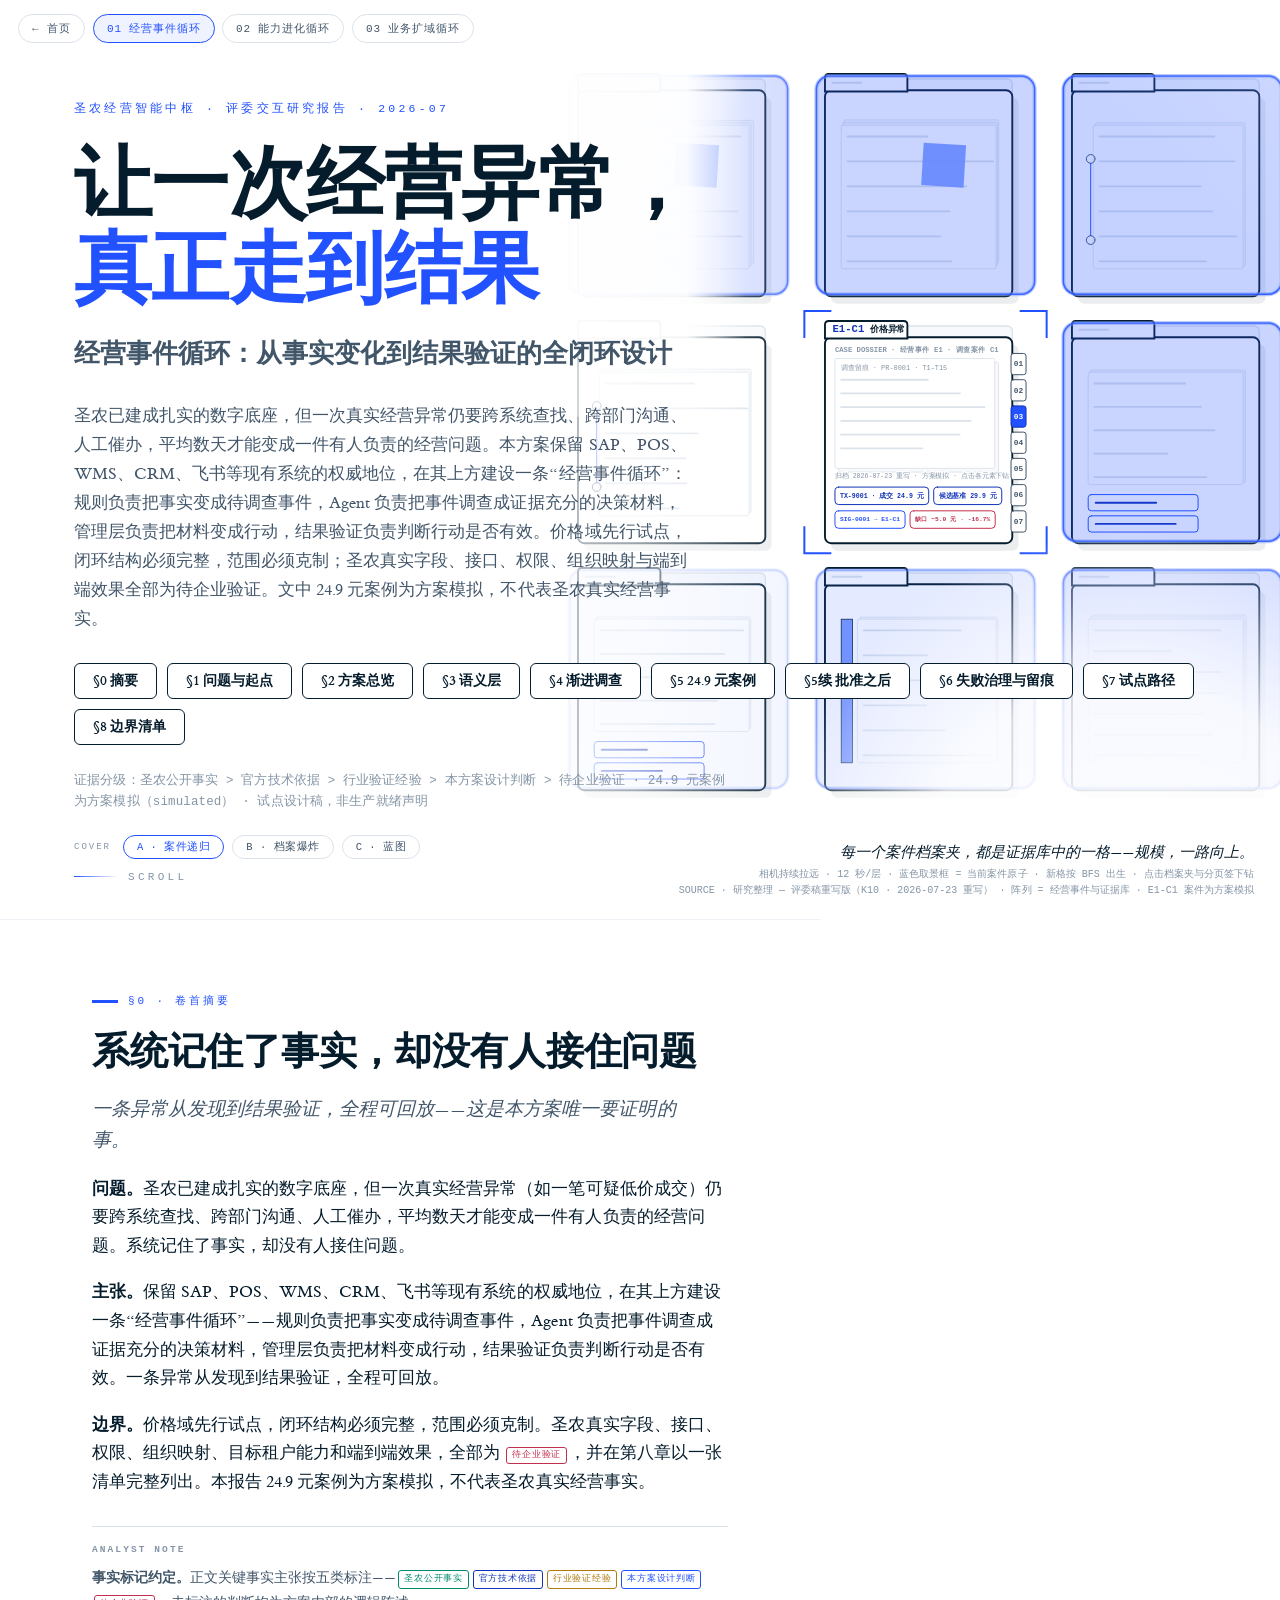
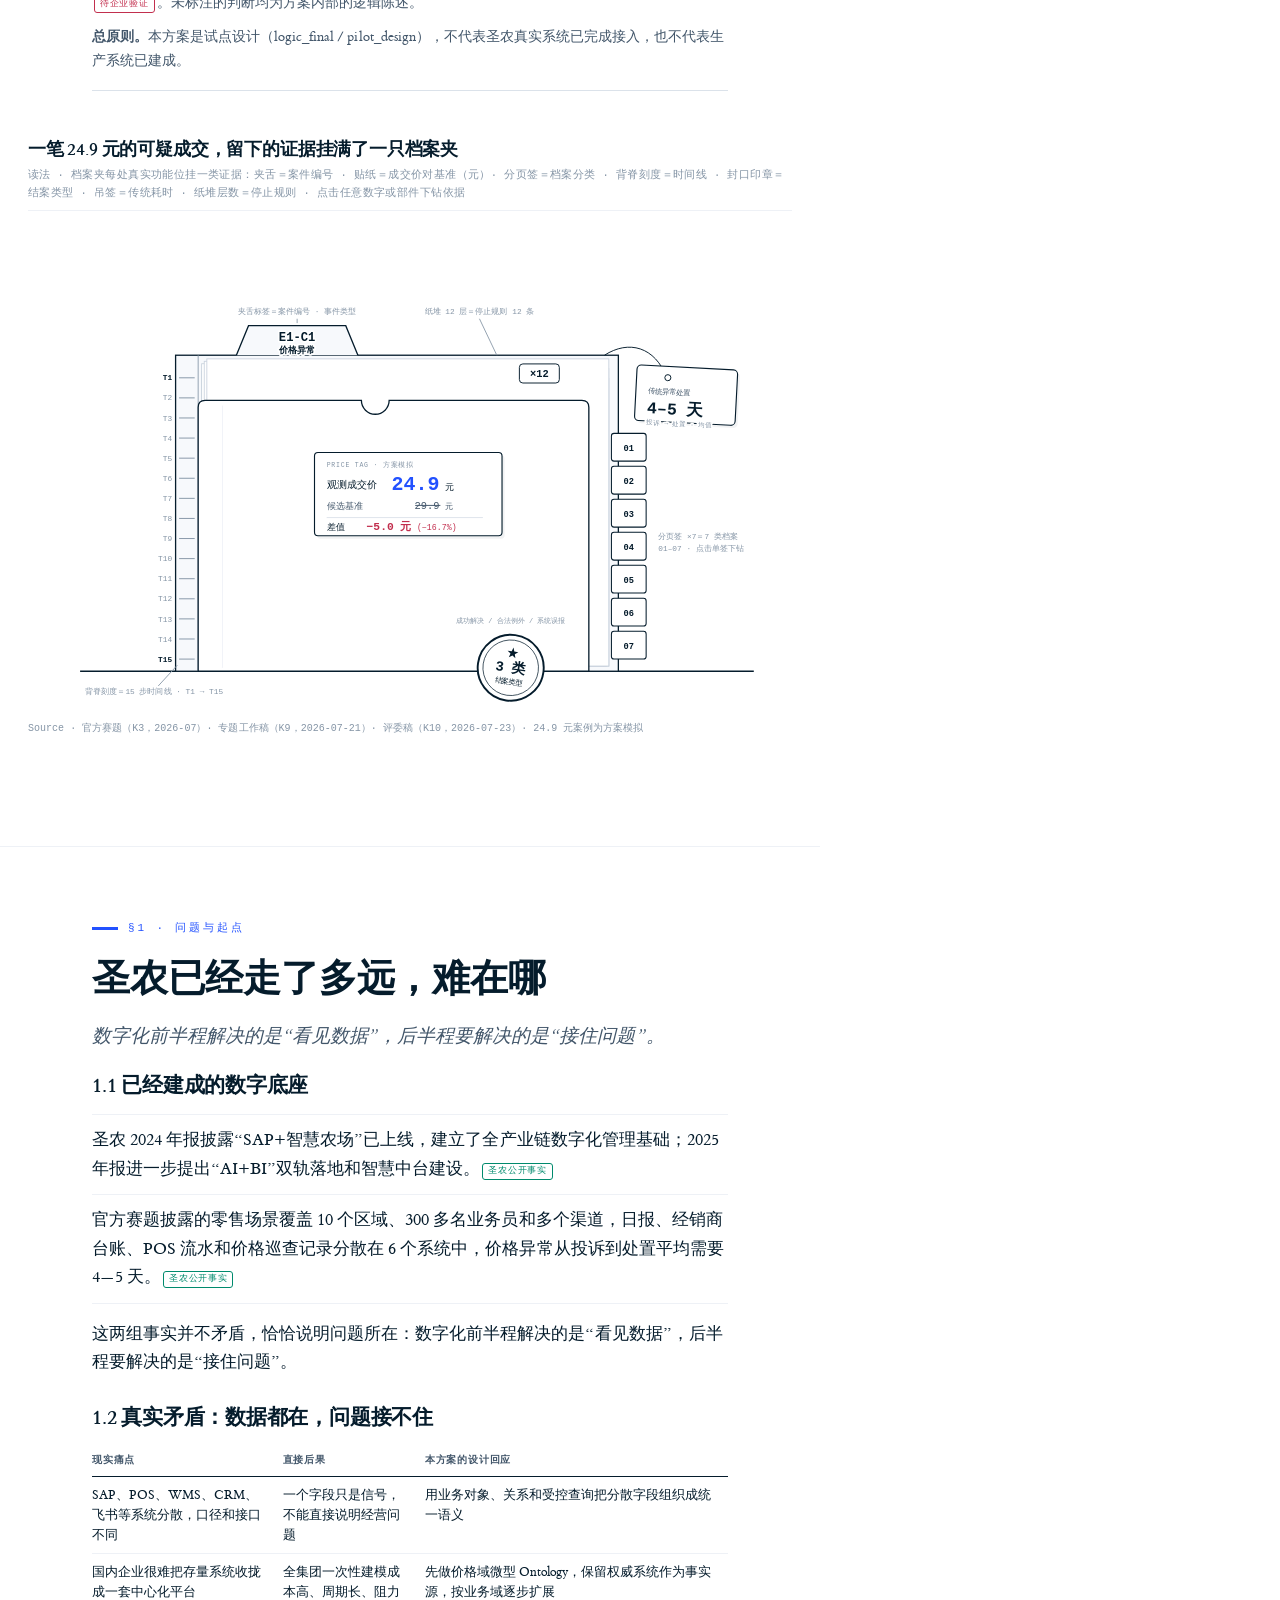
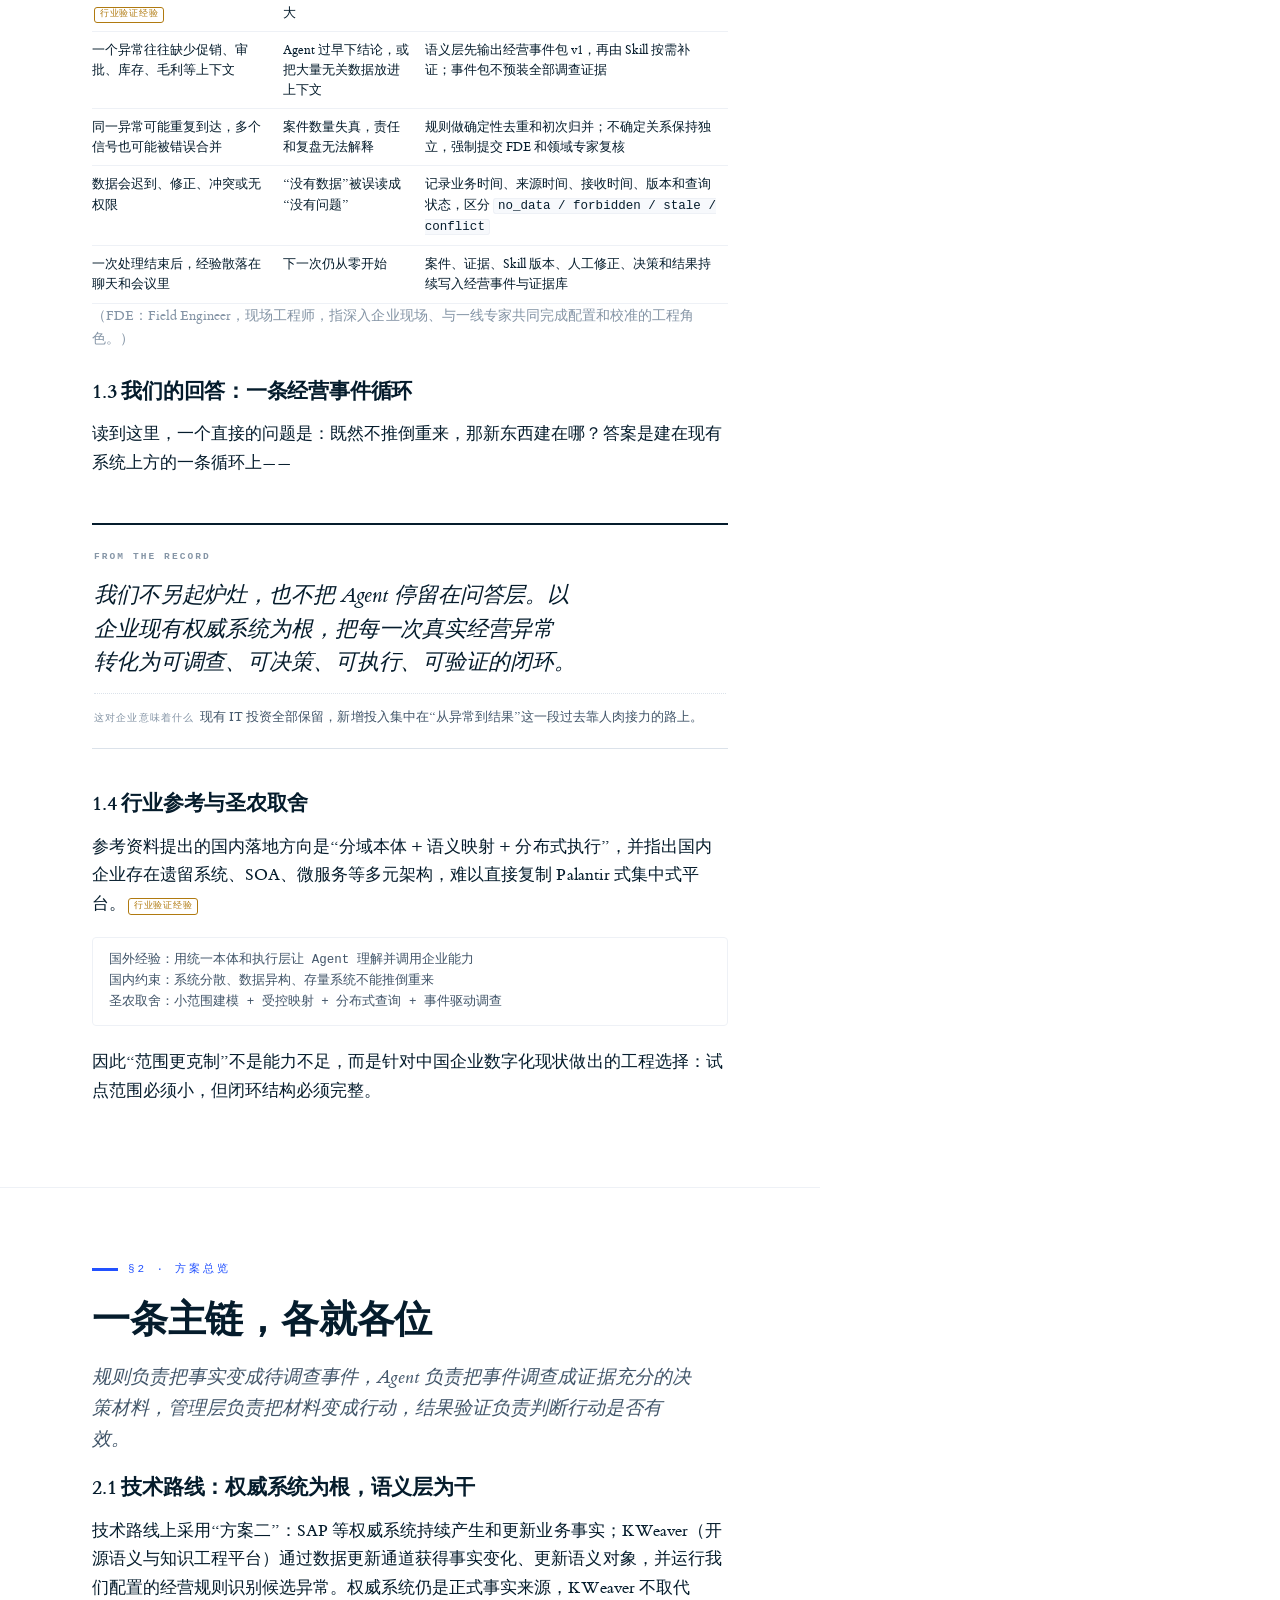
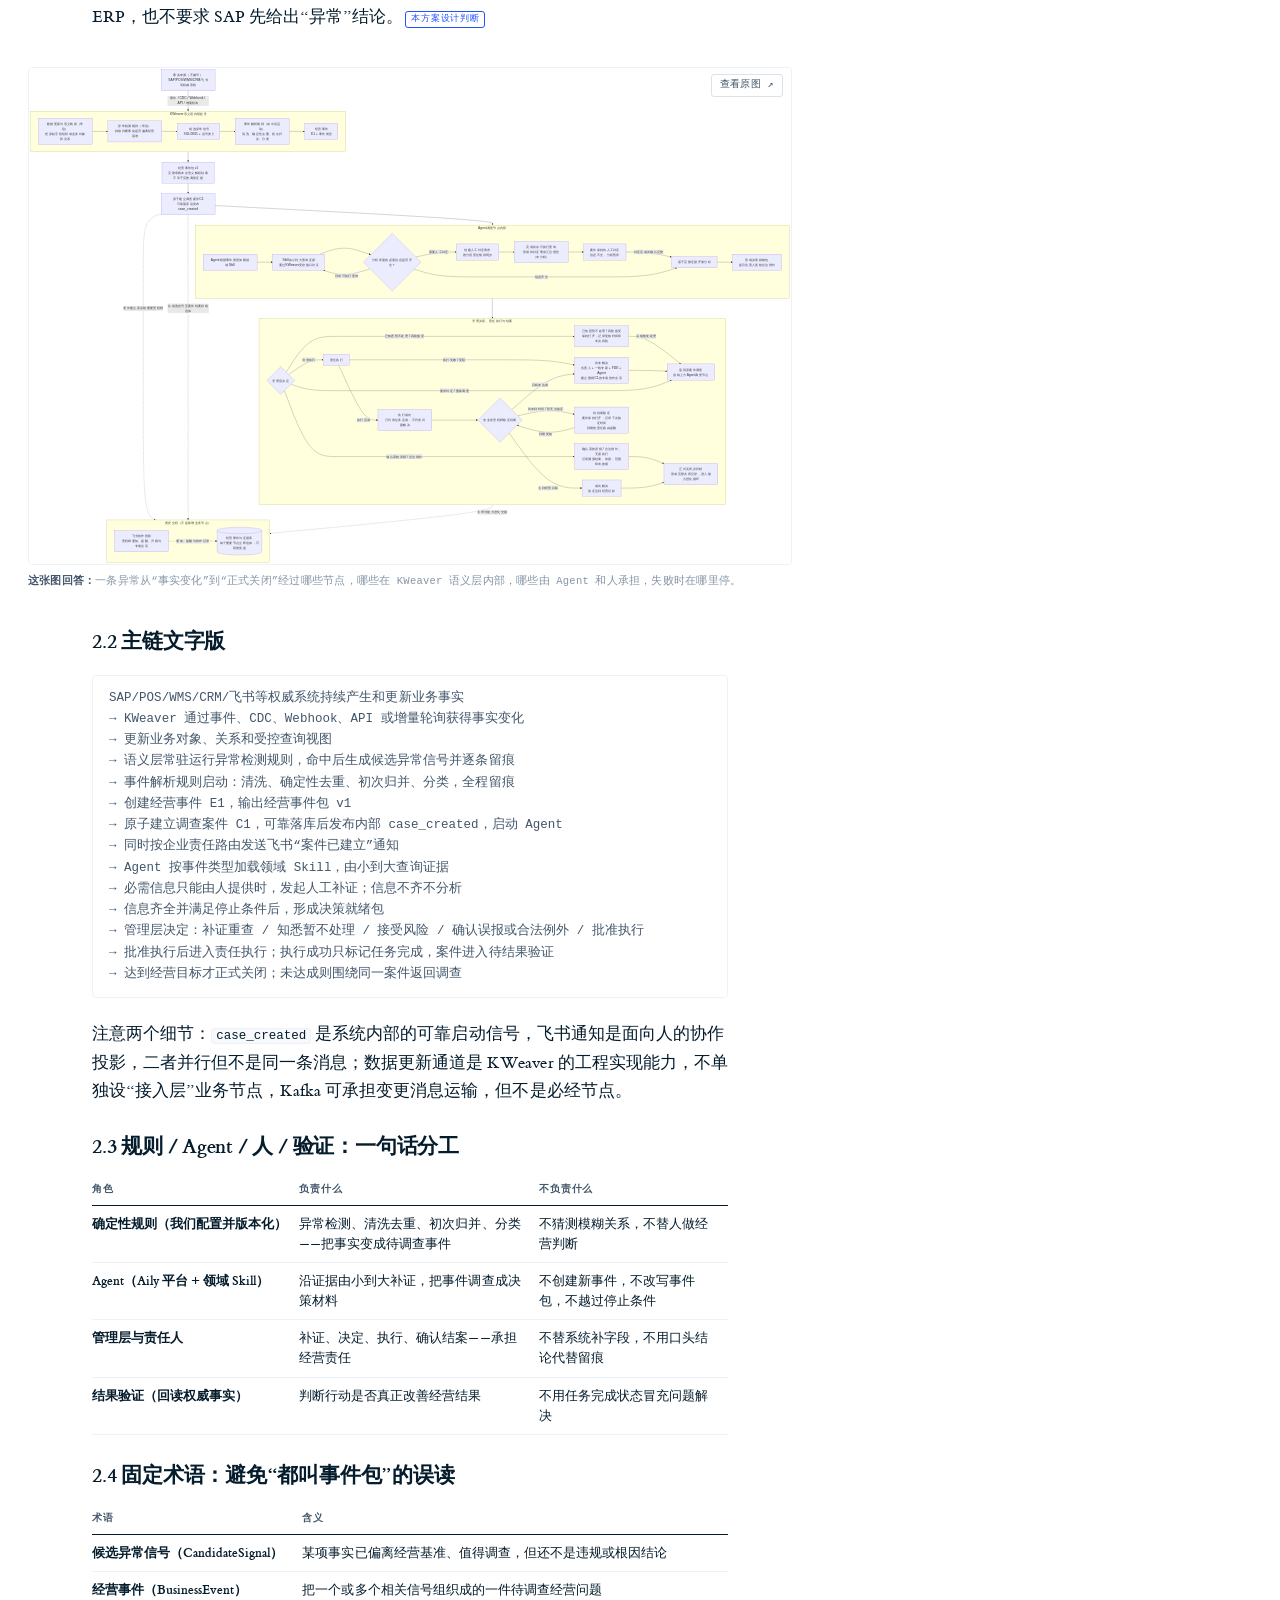
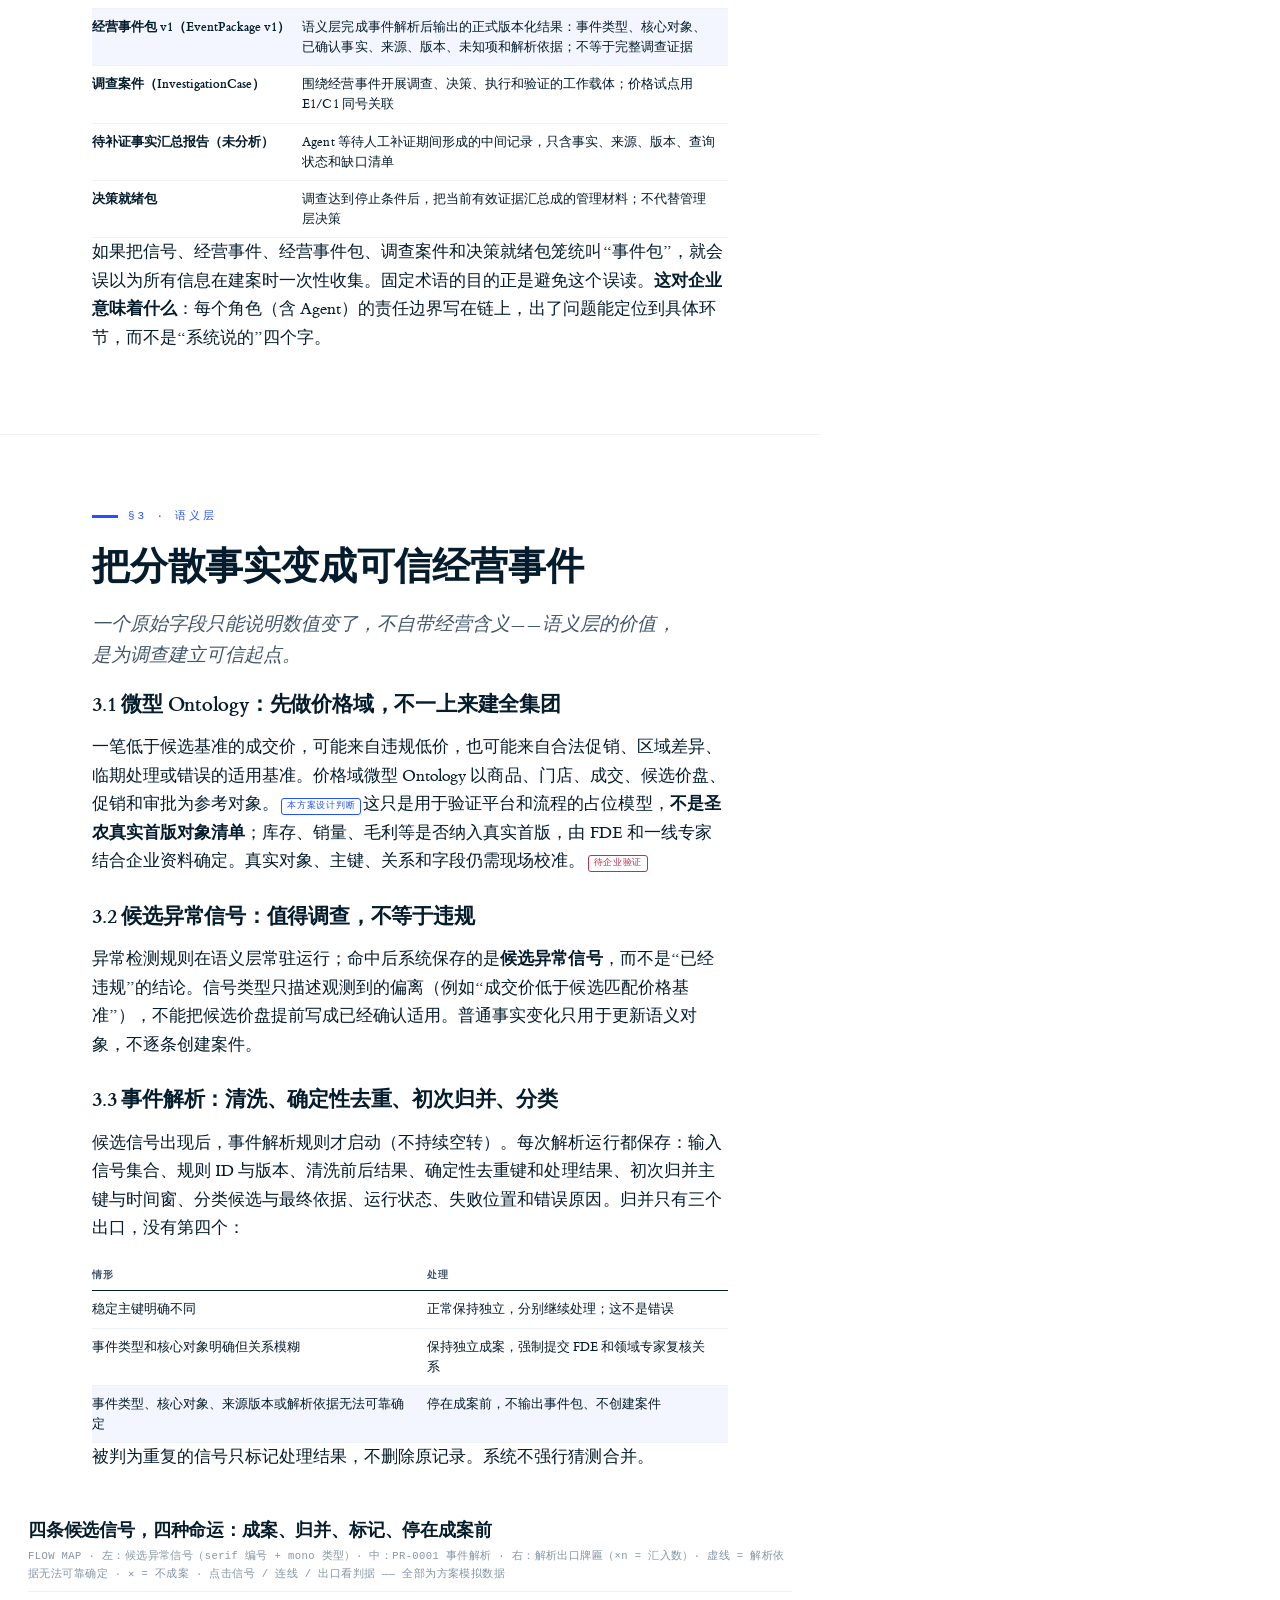
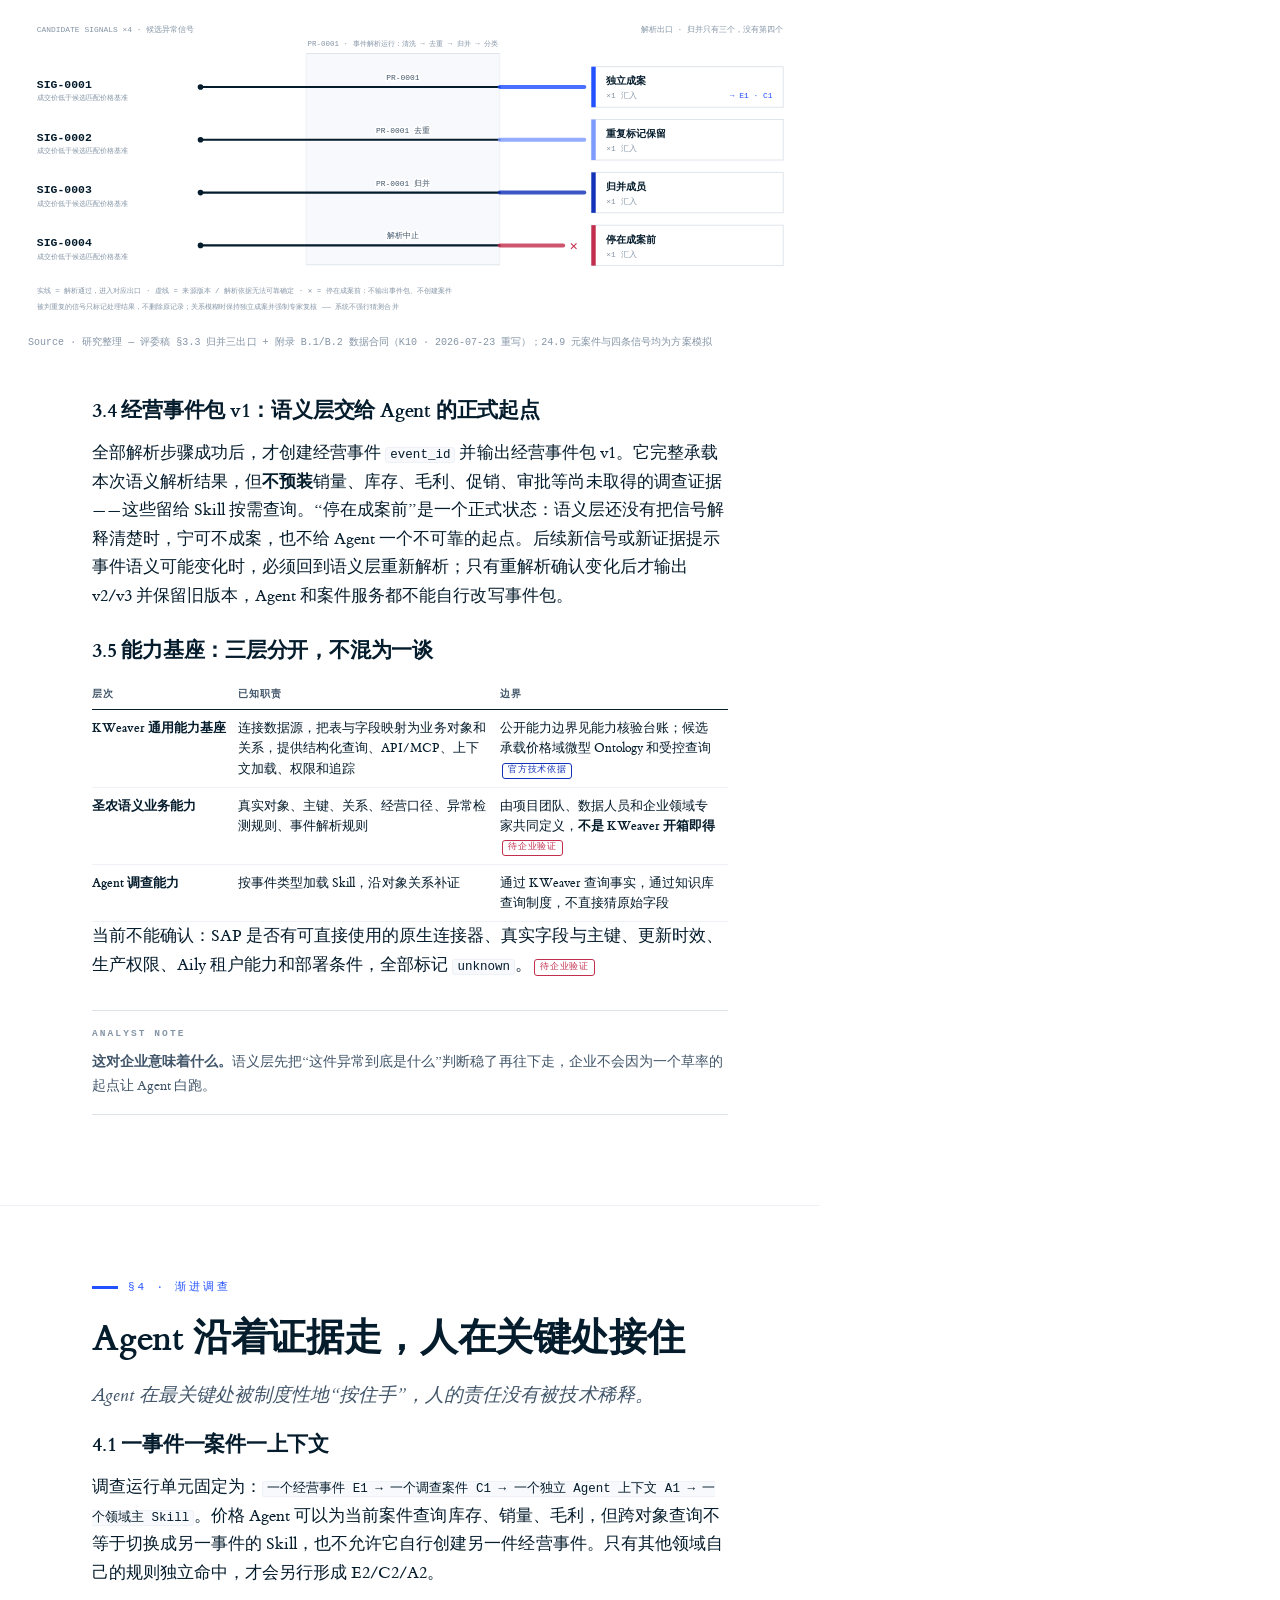
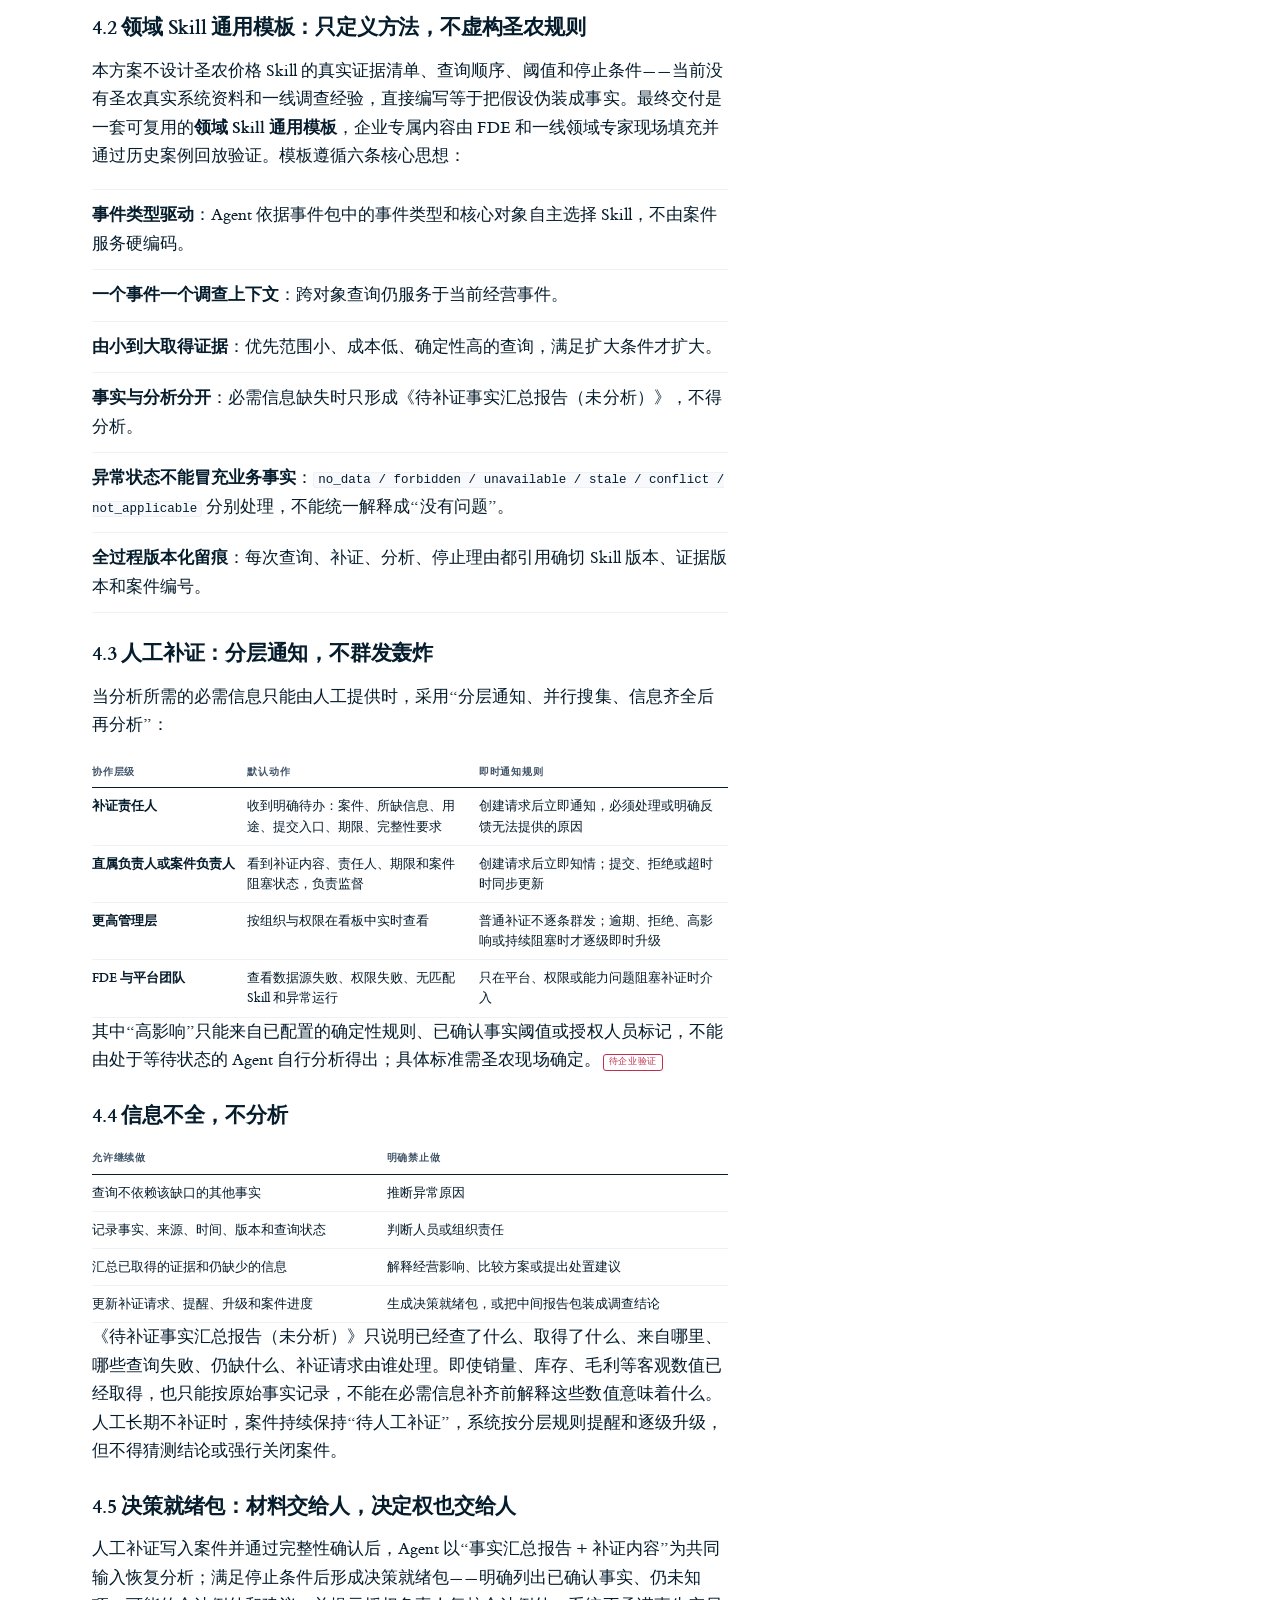
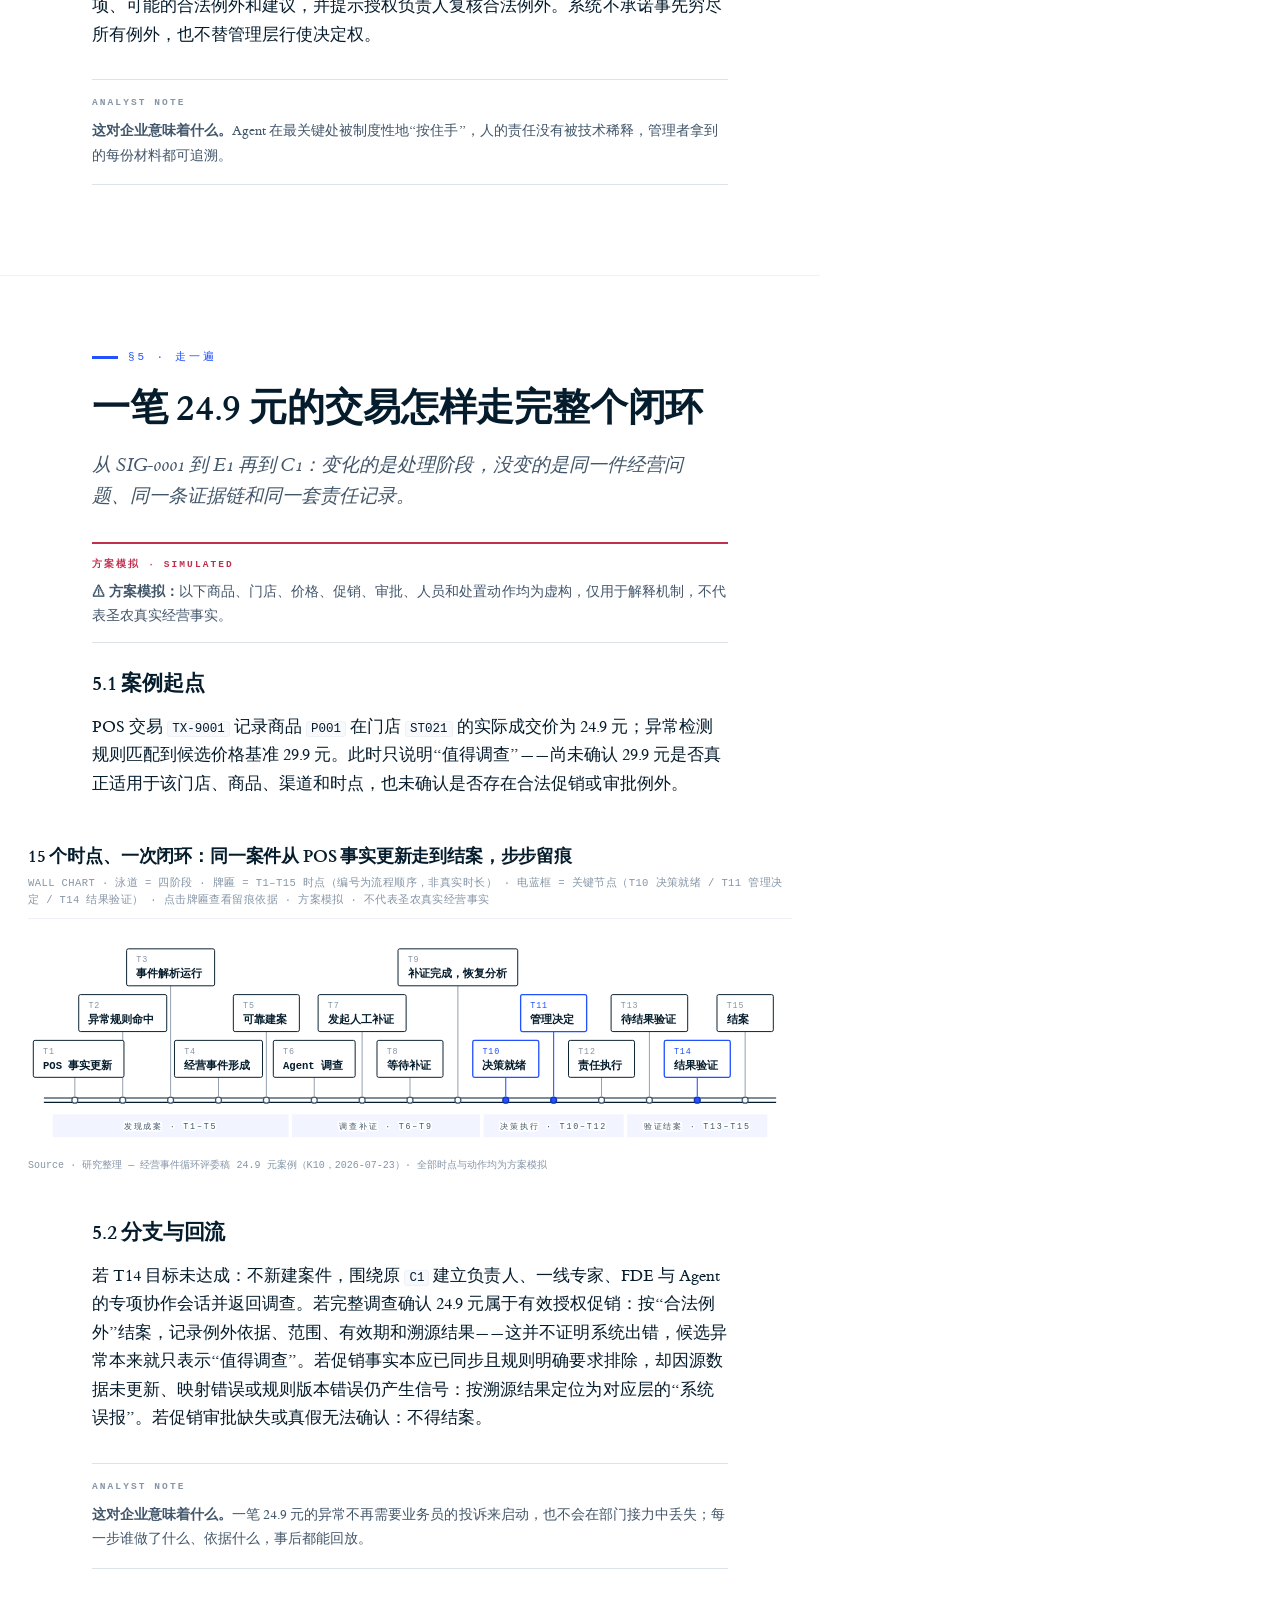
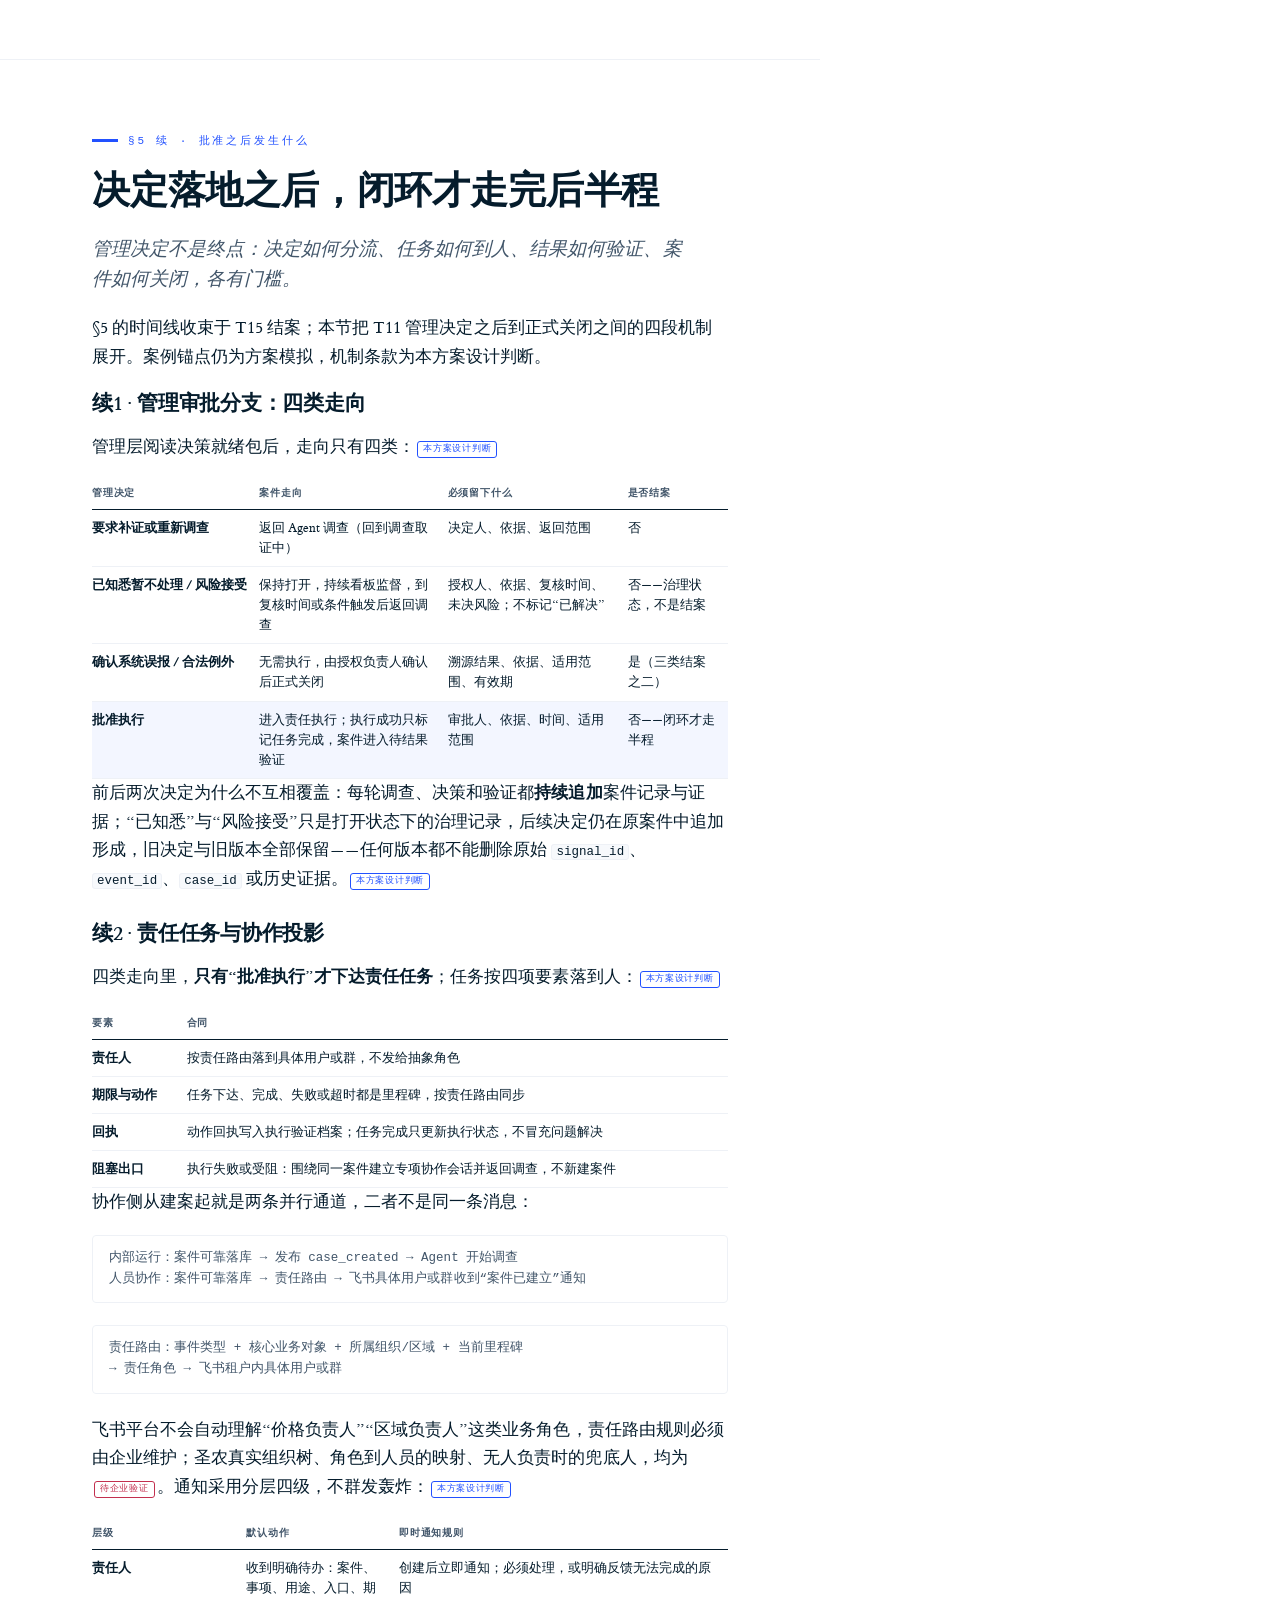
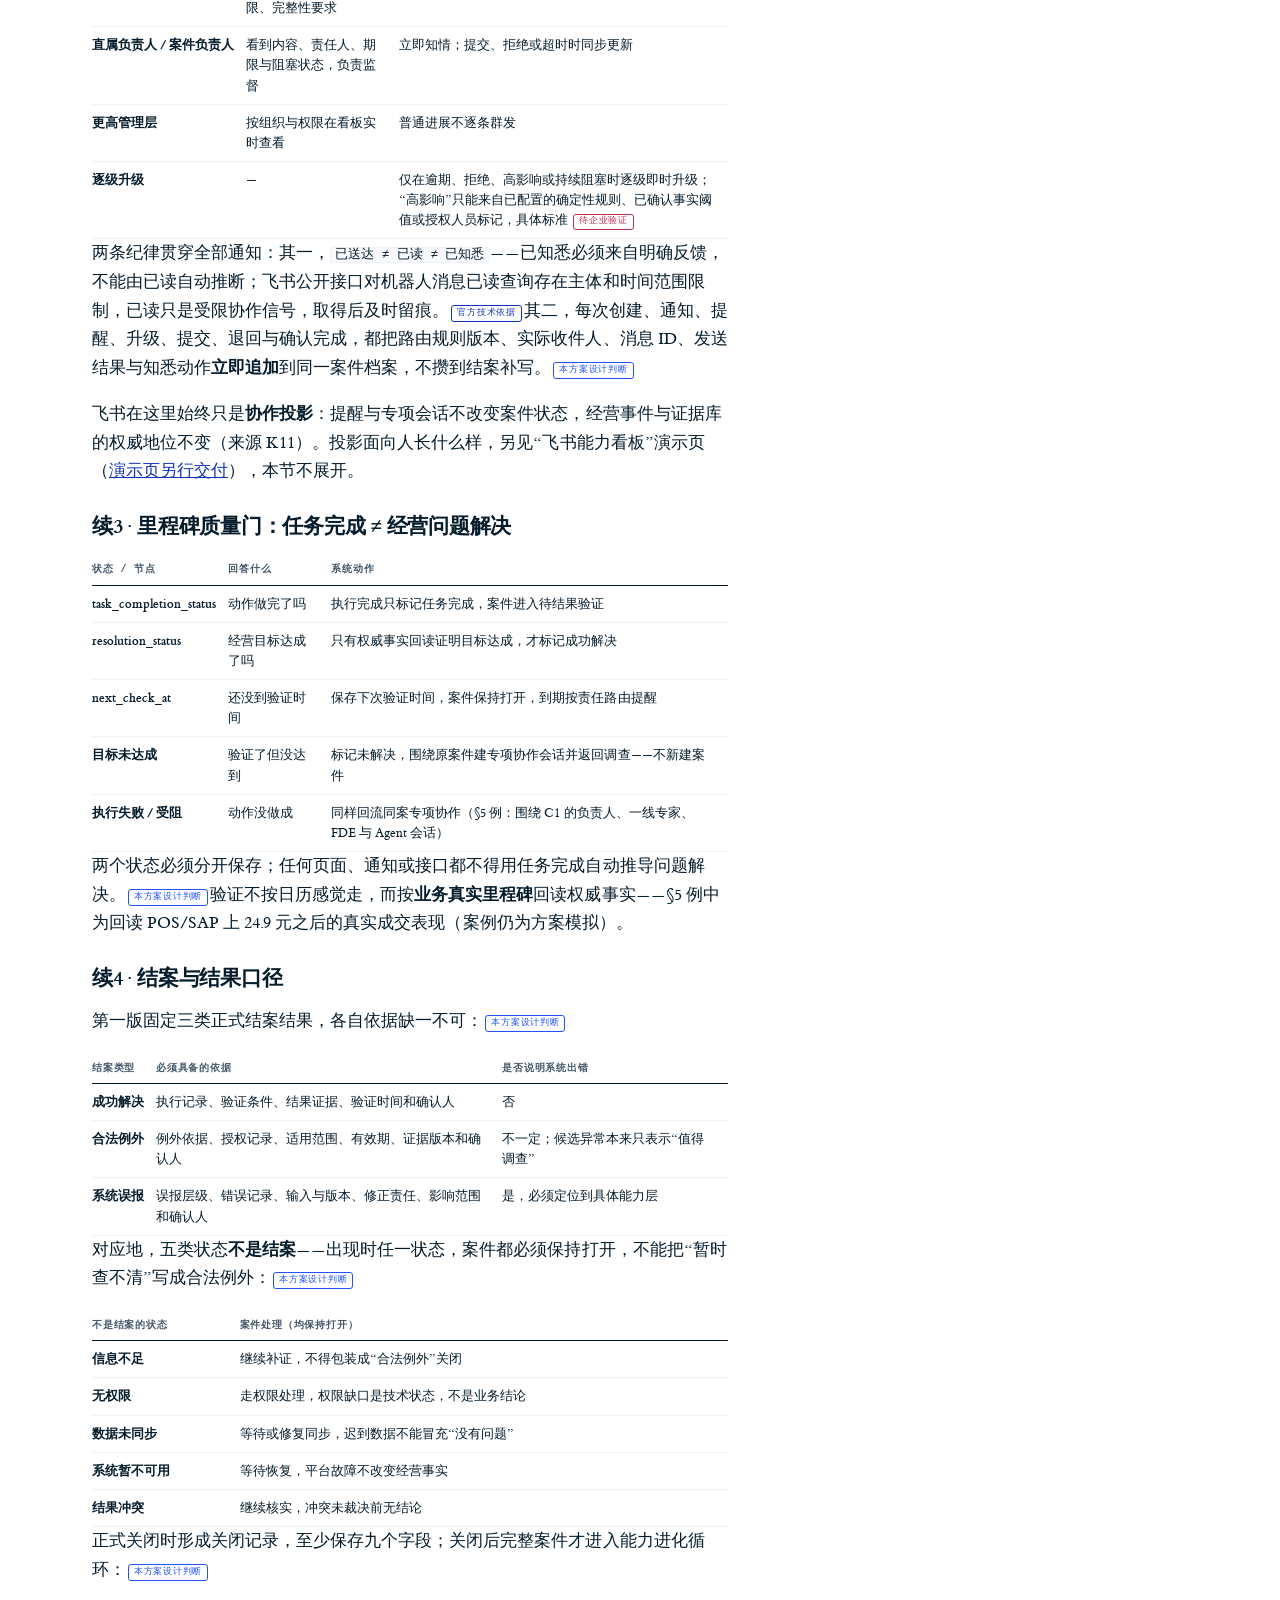
<file: report/index.html>
<!doctype html>
<html lang="zh-CN">
<head>
<meta charset="utf-8">
<meta name="viewport" content="width=device-width, initial-scale=1">
<title>圣农经营智能中枢 · 经营事件循环｜评委交互研究报告</title>
<meta name="description" content="以企业现有权威系统为根，把每一次真实经营异常转化为可调查、可决策、可执行、可验证的闭环——试点设计稿（logic_final / pilot_design）。">
<link rel="icon" href="data:image/svg+xml,%3Csvg%20xmlns='http://www.w3.org/2000/svg'%20viewBox='0%200%2064%2064'%3E%3Crect%20width='64'%20height='64'%20rx='12'%20fill='%23faf8f4'/%3E%3Crect%20x='9'%20y='12'%20width='46'%20height='36'%20rx='4'%20fill='none'%20stroke='%232251ff'%20stroke-width='4'/%3E%3Crect%20x='18'%20y='21'%20width='28'%20height='24'%20rx='3'%20fill='none'%20stroke='%232251ff'%20stroke-width='3'/%3E%3Crect%20x='27'%20y='28'%20width='12'%20height='12'%20rx='2'%20fill='%232251ff'/%3E%3C/svg%3E">
<link rel="stylesheet" href="css/fonts.css">
<link rel="stylesheet" href="css/style.css">
</head>
<body>
<div id="page-veil" aria-hidden="true"></div>


<nav class="loop-nav" aria-label="循环切换">
  <a href="../">← 首页</a>
  <a href="./" class="cur" aria-current="page">01 经营事件循环</a>
  <a href="02/">02 能力进化循环</a>
  <a href="03/">03 业务扩域循环</a>
</nav>

<!-- ═══ 封面 · 三态画布（A 案件递归 / B 档案爆炸 / C 蓝图） ═══ -->
<header id="cover">
  <canvas id="cover-canvas"></canvas>
  <canvas id="cover-canvas-x" style="display:none"></canvas>
  <canvas id="cover-canvas-w" style="display:none"></canvas>
  <div class="cover-inner">
    <p class="cover-kicker">圣农经营智能中枢 · 评委交互研究报告 · 2026-07</p>
    <h1 class="cover-title">让一次经营异常，<br><span class="cover-num">真正走到结果</span></h1>
    <p class="cover-sub">经营事件循环：从事实变化到结果验证的全闭环设计</p>
    <p class="cover-lede">圣农已建成扎实的数字底座，但一次真实经营异常仍要跨系统查找、跨部门沟通、人工催办，平均数天才能变成一件有人负责的经营问题。本方案保留 SAP、POS、WMS、CRM、飞书等现有系统的权威地位，在其上方建设一条“经营事件循环”：规则负责把事实变成待调查事件，Agent 负责把事件调查成证据充分的决策材料，管理层负责把材料变成行动，结果验证负责判断行动是否有效。价格域先行试点，闭环结构必须完整，范围必须克制；圣农真实字段、接口、权限、组织映射与端到端效果全部为待企业验证。文中 24.9 元案例为方案模拟，不代表圣农真实经营事实。</p>
    <div class="cover-chips">
      <button class="chip" data-goto="#sec-exec">§0 摘要</button>
      <button class="chip" data-goto="#sec-problem">§1 问题与起点</button>
      <button class="chip" data-goto="#sec-overview">§2 方案总览</button>
      <button class="chip" data-goto="#sec-semantic">§3 语义层</button>
      <button class="chip" data-goto="#sec-investigate">§4 渐进调查</button>
      <button class="chip" data-goto="#sec-case">§5 24.9 元案例</button>
      <button class="chip" data-goto="#sec-aftermath">§5续 批准之后</button>
      <button class="chip" data-goto="#sec-governance">§6 失败治理与留痕</button>
      <button class="chip" data-goto="#sec-pilot">§7 试点路径</button>
      <button class="chip" data-goto="#sec-boundary">§8 边界清单</button>
    </div>
    <p class="cover-anchor">证据分级：圣农公开事实 &gt; 官方技术依据 &gt; 行业验证经验 &gt; 本方案设计判断 &gt; 待企业验证 · 24.9 元案例为方案模拟（simulated） · 试点设计稿，非生产就绪声明</p>
    <div class="cover-mode" id="cover-mode" aria-label="封面视觉变体">
      <button data-mode="rec" class="on">A · 案件递归</button>
      <button data-mode="x">B · 档案爆炸</button>
      <button data-mode="w">C · 蓝图</button>
    </div>
    <div class="scroll-hint"><span></span>SCROLL</div>
  </div>
</header>

<main>

<!-- ═══ §0 摘要 ═══ -->
<section id="sec-exec" class="band" data-win="win-detect">
  <div class="prose">
    <p class="sec-no">§0 · 卷首摘要</p>
    <h2>系统记住了事实，却没有人接住问题</h2>
    <p class="dek">一条异常从发现到结果验证，全程可回放——这是本方案唯一要证明的事。</p>
    <p><b>问题。</b>圣农已建成扎实的数字底座，但一次真实经营异常（如一笔可疑低价成交）仍要跨系统查找、跨部门沟通、人工催办，平均数天才能变成一件有人负责的经营问题。系统记住了事实，却没有人接住问题。</p>
    <p><b>主张。</b>保留 SAP、POS、WMS、CRM、飞书等现有系统的权威地位，在其上方建设一条“经营事件循环”——规则负责把事实变成待调查事件，Agent 负责把事件调查成证据充分的决策材料，管理层负责把材料变成行动，结果验证负责判断行动是否有效。一条异常从发现到结果验证，全程可回放。</p>
    <p><b>边界。</b>价格域先行试点，闭环结构必须完整，范围必须克制。圣农真实字段、接口、权限、组织映射、目标租户能力和端到端效果，全部为 <span class="fact-tag ft-unknown">待企业验证</span>，并在第八章以一张清单完整列出。本报告 24.9 元案例为方案模拟，不代表圣农真实经营事实。</p>
    <div class="note-box">
      <p><b>事实标记约定。</b>正文关键事实主张按五类标注——<span class="fact-tag ft-public">圣农公开事实</span><span class="fact-tag ft-official">官方技术依据</span><span class="fact-tag ft-industry">行业验证经验</span><span class="fact-tag ft-design">本方案设计判断</span><span class="fact-tag ft-unknown">待企业验证</span>。未标注的判断均为方案内部的逻辑陈述。</p>
      <p><b>总原则。</b>本方案是试点设计（logic_final / pilot_design），不代表圣农真实系统已完成接入，也不代表生产系统已建成。</p>
    </div>
  </div>
  <!-- 证据对象：案件档案夹挂关键数字（exec-dossier.js） -->
  <div class="wide xl"><div id="exec-chart" class="chart-frame"></div></div>
</section>

<!-- ═══ §1 问题与起点 ═══ -->
<section id="sec-problem" class="band" data-win="win-detect">
  <div class="prose">
    <p class="sec-no">§1 · 问题与起点</p>
    <h2>圣农已经走了多远，难在哪</h2>
    <p class="dek">数字化前半程解决的是“看见数据”，后半程要解决的是“接住问题”。</p>

    <h3>1.1 已经建成的数字底座</h3>
    <ul class="laws">
      <li>圣农 2024 年报披露“SAP+智慧农场”已上线，建立了全产业链数字化管理基础；2025 年报进一步提出“AI+BI”双轨落地和智慧中台建设。<span class="fact-tag ft-public">圣农公开事实</span></li>
      <li>官方赛题披露的零售场景覆盖 10 个区域、300 多名业务员和多个渠道，日报、经销商台账、POS 流水和价格巡查记录分散在 6 个系统中，价格异常从投诉到处置平均需要 4—5 天。<span class="fact-tag ft-public">圣农公开事实</span></li>
    </ul>
    <p>这两组事实并不矛盾，恰恰说明问题所在：数字化前半程解决的是“看见数据”，后半程要解决的是“接住问题”。</p>

    <h3 class="sub-h">1.2 真实矛盾：数据都在，问题接不住</h3>
    <table class="dt">
      <thead><tr><th>现实痛点</th><th>直接后果</th><th>本方案的设计回应</th></tr></thead>
      <tbody>
        <tr><td>SAP、POS、WMS、CRM、飞书等系统分散，口径和接口不同</td><td>一个字段只是信号，不能直接说明经营问题</td><td>用业务对象、关系和受控查询把分散字段组织成统一语义</td></tr>
        <tr><td>国内企业很难把存量系统收拢成一套中心化平台 <span class="fact-tag ft-industry">行业验证经验</span></td><td>全集团一次性建模成本高、周期长、阻力大</td><td>先做价格域微型 Ontology，保留权威系统作为事实源，按业务域逐步扩展</td></tr>
        <tr><td>一个异常往往缺少促销、审批、库存、毛利等上下文</td><td>Agent 过早下结论，或把大量无关数据放进上下文</td><td>语义层先输出经营事件包 v1，再由 Skill 按需补证；事件包不预装全部调查证据</td></tr>
        <tr><td>同一异常可能重复到达，多个信号也可能被错误合并</td><td>案件数量失真，责任和复盘无法解释</td><td>规则做确定性去重和初次归并；不确定关系保持独立，强制提交 FDE 和领域专家复核</td></tr>
        <tr><td>数据会迟到、修正、冲突或无权限</td><td>“没有数据”被误读成“没有问题”</td><td>记录业务时间、来源时间、接收时间、版本和查询状态，区分 <code>no_data / forbidden / stale / conflict</code></td></tr>
        <tr><td>一次处理结束后，经验散落在聊天和会议里</td><td>下一次仍从零开始</td><td>案件、证据、Skill 版本、人工修正、决策和结果持续写入经营事件与证据库</td></tr>
      </tbody>
    </table>
    <p class="muted">（FDE：Field Engineer，现场工程师，指深入企业现场、与一线专家共同完成配置和校准的工程角色。）</p>

    <h3 class="sub-h">1.3 我们的回答：一条经营事件循环</h3>
    <p>读到这里，一个直接的问题是：既然不推倒重来，那新东西建在哪？答案是建在现有系统上方的一条循环上——</p>
    <blockquote class="quote-card">
      <p class="q-text">我们不另起炉灶，也不把 Agent 停留在问答层。以企业现有权威系统为根，把每一次真实经营异常转化为可调查、可决策、可执行、可验证的闭环。</p>
      <div class="q-why"><span class="q-lab">这对企业意味着什么</span>现有 IT 投资全部保留，新增投入集中在“从异常到结果”这一段过去靠人肉接力的路上。</div>
    </blockquote>

    <h3 class="sub-h">1.4 行业参考与圣农取舍</h3>
    <p>参考资料提出的国内落地方向是“分域本体 + 语义映射 + 分布式执行”，并指出国内企业存在遗留系统、SOA、微服务等多元架构，难以直接复制 Palantir 式集中式平台。<span class="fact-tag ft-industry">行业验证经验</span></p>
    <pre>国外经验：用统一本体和执行层让 Agent 理解并调用企业能力
国内约束：系统分散、数据异构、存量系统不能推倒重来
圣农取舍：小范围建模 + 受控映射 + 分布式查询 + 事件驱动调查</pre>
    <p>因此“范围更克制”不是能力不足，而是针对中国企业数字化现状做出的工程选择：试点范围必须小，但闭环结构必须完整。</p>
  </div>
</section>

<!-- ═══ §2 方案总览 ═══ -->
<section id="sec-overview" class="band" data-win="win-detect">
  <div class="prose">
    <p class="sec-no">§2 · 方案总览</p>
    <h2>一条主链，各就各位</h2>
    <p class="dek">规则负责把事实变成待调查事件，Agent 负责把事件调查成证据充分的决策材料，管理层负责把材料变成行动，结果验证负责判断行动是否有效。</p>

    <h3>2.1 技术路线：权威系统为根，语义层为干</h3>
    <p>技术路线上采用“方案二”：SAP 等权威系统持续产生和更新业务事实；KWeaver（开源语义与知识工程平台）通过数据更新通道获得事实变化、更新语义对象，并运行我们配置的经营规则识别候选异常。权威系统仍是正式事实来源，KWeaver 不取代 ERP，也不要求 SAP 先给出“异常”结论。<span class="fact-tag ft-design">本方案设计判断</span></p>
  </div>
  <div class="wide xl">
    <figure class="fig">
      <a class="fig-open" href="assets/01_经营事件循环_总体逻辑图.svg" target="_blank" rel="noopener">查看原图 ↗</a>
      <img src="assets/01_经营事件循环_总体逻辑图.svg" alt="经营事件循环总体逻辑图" loading="lazy">
      <figcaption><b>这张图回答：</b>一条异常从“事实变化”到“正式关闭”经过哪些节点，哪些在 KWeaver 语义层内部，哪些由 Agent 和人承担，失败时在哪里停。</figcaption>
    </figure>
  </div>
  <div class="prose">
    <h3 class="sub-h">2.2 主链文字版</h3>
    <pre>SAP/POS/WMS/CRM/飞书等权威系统持续产生和更新业务事实
→ KWeaver 通过事件、CDC、Webhook、API 或增量轮询获得事实变化
→ 更新业务对象、关系和受控查询视图
→ 语义层常驻运行异常检测规则，命中后生成候选异常信号并逐条留痕
→ 事件解析规则启动：清洗、确定性去重、初次归并、分类，全程留痕
→ 创建经营事件 E1，输出经营事件包 v1
→ 原子建立调查案件 C1，可靠落库后发布内部 case_created，启动 Agent
→ 同时按企业责任路由发送飞书“案件已建立”通知
→ Agent 按事件类型加载领域 Skill，由小到大查询证据
→ 必需信息只能由人提供时，发起人工补证；信息不齐不分析
→ 信息齐全并满足停止条件后，形成决策就绪包
→ 管理层决定：补证重查 / 知悉暂不处理 / 接受风险 / 确认误报或合法例外 / 批准执行
→ 批准执行后进入责任执行；执行成功只标记任务完成，案件进入待结果验证
→ 达到经营目标才正式关闭；未达成则围绕同一案件返回调查</pre>
    <p>注意两个细节：<code>case_created</code> 是系统内部的可靠启动信号，飞书通知是面向人的协作投影，二者并行但不是同一条消息；数据更新通道是 KWeaver 的工程实现能力，不单独设“接入层”业务节点，Kafka 可承担变更消息运输，但不是必经节点。</p>

    <h3 class="sub-h">2.3 规则 / Agent / 人 / 验证：一句话分工</h3>
    <table class="dt">
      <thead><tr><th>角色</th><th>负责什么</th><th>不负责什么</th></tr></thead>
      <tbody>
        <tr><td class="k">确定性规则（我们配置并版本化）</td><td>异常检测、清洗去重、初次归并、分类——把事实变成待调查事件</td><td>不猜测模糊关系，不替人做经营判断</td></tr>
        <tr><td class="k">Agent（Aily 平台 + 领域 Skill）</td><td>沿证据由小到大补证，把事件调查成决策材料</td><td>不创建新事件，不改写事件包，不越过停止条件</td></tr>
        <tr><td class="k">管理层与责任人</td><td>补证、决定、执行、确认结案——承担经营责任</td><td>不替系统补字段，不用口头结论代替留痕</td></tr>
        <tr><td class="k">结果验证（回读权威事实）</td><td>判断行动是否真正改善经营结果</td><td>不用任务完成状态冒充问题解决</td></tr>
      </tbody>
    </table>

    <h3 class="sub-h">2.4 固定术语：避免“都叫事件包”的误读</h3>
    <table class="dt">
      <thead><tr><th>术语</th><th>含义</th></tr></thead>
      <tbody>
        <tr><td class="k">候选异常信号（CandidateSignal）</td><td>某项事实已偏离经营基准、值得调查，但还不是违规或根因结论</td></tr>
        <tr><td class="k">经营事件（BusinessEvent）</td><td>把一个或多个相关信号组织成的一件待调查经营问题</td></tr>
        <tr class="hl"><td class="k">经营事件包 v1（EventPackage v1）</td><td>语义层完成事件解析后输出的正式版本化结果：事件类型、核心对象、已确认事实、来源、版本、未知项和解析依据；不等于完整调查证据</td></tr>
        <tr><td class="k">调查案件（InvestigationCase）</td><td>围绕经营事件开展调查、决策、执行和验证的工作载体；价格试点用 E1/C1 同号关联</td></tr>
        <tr><td class="k">待补证事实汇总报告（未分析）</td><td>Agent 等待人工补证期间形成的中间记录，只含事实、来源、版本、查询状态和缺口清单</td></tr>
        <tr><td class="k">决策就绪包</td><td>调查达到停止条件后，把当前有效证据汇总成的管理材料；不代替管理层决策</td></tr>
      </tbody>
    </table>
    <p>如果把信号、经营事件、经营事件包、调查案件和决策就绪包笼统叫“事件包”，就会误以为所有信息在建案时一次性收集。固定术语的目的正是避免这个误读。<b>这对企业意味着什么</b>：每个角色（含 Agent）的责任边界写在链上，出了问题能定位到具体环节，而不是“系统说的”四个字。</p>
  </div>
</section>

<!-- ═══ §3 语义层 ═══ -->
<section id="sec-semantic" class="band" data-win="win-detect">
  <div class="prose">
    <p class="sec-no">§3 · 语义层</p>
    <h2>把分散事实变成可信经营事件</h2>
    <p class="dek">一个原始字段只能说明数值变了，不自带经营含义——语义层的价值，是为调查建立可信起点。</p>

    <h3>3.1 微型 Ontology：先做价格域，不一上来建全集团</h3>
    <p>一笔低于候选基准的成交价，可能来自违规低价，也可能来自合法促销、区域差异、临期处理或错误的适用基准。价格域微型 Ontology 以商品、门店、成交、候选价盘、促销和审批为参考对象。<span class="fact-tag ft-design">本方案设计判断</span>这只是用于验证平台和流程的占位模型，<b>不是圣农真实首版对象清单</b>；库存、销量、毛利等是否纳入真实首版，由 FDE 和一线专家结合企业资料确定。真实对象、主键、关系和字段仍需现场校准。<span class="fact-tag ft-unknown">待企业验证</span></p>

    <h3 class="sub-h">3.2 候选异常信号：值得调查，不等于违规</h3>
    <p>异常检测规则在语义层常驻运行；命中后系统保存的是<b>候选异常信号</b>，而不是“已经违规”的结论。信号类型只描述观测到的偏离（例如“成交价低于候选匹配价格基准”），不能把候选价盘提前写成已经确认适用。普通事实变化只用于更新语义对象，不逐条创建案件。</p>

    <h3 class="sub-h">3.3 事件解析：清洗、确定性去重、初次归并、分类</h3>
    <p>候选信号出现后，事件解析规则才启动（不持续空转）。每次解析运行都保存：输入信号集合、规则 ID 与版本、清洗前后结果、确定性去重键和处理结果、初次归并主键与时间窗、分类候选与最终依据、运行状态、失败位置和错误原因。归并只有三个出口，没有第四个：</p>
    <table class="dt">
      <thead><tr><th>情形</th><th>处理</th></tr></thead>
      <tbody>
        <tr><td>稳定主键明确不同</td><td>正常保持独立，分别继续处理；这不是错误</td></tr>
        <tr><td>事件类型和核心对象明确但关系模糊</td><td>保持独立成案，强制提交 FDE 和领域专家复核关系</td></tr>
        <tr class="hl"><td>事件类型、核心对象、来源版本或解析依据无法可靠确定</td><td>停在成案前，不输出事件包、不创建案件</td></tr>
      </tbody>
    </table>
    <p>被判为重复的信号只标记处理结果，不删除原记录。系统不强行猜测合并。</p>
  </div>
  <!-- 候选信号命运流（signal-destiny.js） -->
  <div class="wide xl"><div id="signal-chart" class="chart-frame"></div></div>
  <div class="prose">
    <h3 class="sub-h">3.4 经营事件包 v1：语义层交给 Agent 的正式起点</h3>
    <p>全部解析步骤成功后，才创建经营事件 <code>event_id</code> 并输出经营事件包 v1。它完整承载本次语义解析结果，但<b>不预装</b>销量、库存、毛利、促销、审批等尚未取得的调查证据——这些留给 Skill 按需查询。“停在成案前”是一个正式状态：语义层还没有把信号解释清楚时，宁可不成案，也不给 Agent 一个不可靠的起点。后续新信号或新证据提示事件语义可能变化时，必须回到语义层重新解析；只有重解析确认变化后才输出 v2/v3 并保留旧版本，Agent 和案件服务都不能自行改写事件包。</p>

    <h3 class="sub-h">3.5 能力基座：三层分开，不混为一谈</h3>
    <table class="dt">
      <thead><tr><th>层次</th><th>已知职责</th><th>边界</th></tr></thead>
      <tbody>
        <tr><td class="k">KWeaver 通用能力基座</td><td>连接数据源，把表与字段映射为业务对象和关系，提供结构化查询、API/MCP、上下文加载、权限和追踪</td><td>公开能力边界见能力核验台账；候选承载价格域微型 Ontology 和受控查询 <span class="fact-tag ft-official">官方技术依据</span></td></tr>
        <tr><td class="k">圣农语义业务能力</td><td>真实对象、主键、关系、经营口径、异常检测规则、事件解析规则</td><td>由项目团队、数据人员和企业领域专家共同定义，<b>不是 KWeaver 开箱即得</b> <span class="fact-tag ft-unknown">待企业验证</span></td></tr>
        <tr><td class="k">Agent 调查能力</td><td>按事件类型加载 Skill，沿对象关系补证</td><td>通过 KWeaver 查询事实，通过知识库查询制度，不直接猜原始字段</td></tr>
      </tbody>
    </table>
    <p>当前不能确认：SAP 是否有可直接使用的原生连接器、真实字段与主键、更新时效、生产权限、Aily 租户能力和部署条件，全部标记 <code>unknown</code>。<span class="fact-tag ft-unknown">待企业验证</span></p>
    <div class="note-box"><p><b>这对企业意味着什么。</b>语义层先把“这件异常到底是什么”判断稳了再往下走，企业不会因为一个草率的起点让 Agent 白跑。</p></div>
  </div>
</section>

<!-- ═══ §4 渐进调查 ═══ -->
<section id="sec-investigate" class="band" data-win="win-investigate">
  <div class="prose">
    <p class="sec-no">§4 · 渐进调查</p>
    <h2>Agent 沿着证据走，人在关键处接住</h2>
    <p class="dek">Agent 在最关键处被制度性地“按住手”，人的责任没有被技术稀释。</p>

    <h3>4.1 一事件一案件一上下文</h3>
    <p>调查运行单元固定为：<code>一个经营事件 E1 → 一个调查案件 C1 → 一个独立 Agent 上下文 A1 → 一个领域主 Skill</code>。价格 Agent 可以为当前案件查询库存、销量、毛利，但跨对象查询不等于切换成另一事件的 Skill，也不允许它自行创建另一件经营事件。只有其他领域自己的规则独立命中，才会另行形成 E2/C2/A2。</p>

    <h3 class="sub-h">4.2 领域 Skill 通用模板：只定义方法，不虚构圣农规则</h3>
    <p>本方案不设计圣农价格 Skill 的真实证据清单、查询顺序、阈值和停止条件——当前没有圣农真实系统资料和一线调查经验，直接编写等于把假设伪装成事实。最终交付是一套可复用的<b>领域 Skill 通用模板</b>，企业专属内容由 FDE 和一线领域专家现场填充并通过历史案例回放验证。模板遵循六条核心思想：</p>
    <ul class="laws">
      <li><b>事件类型驱动</b>：Agent 依据事件包中的事件类型和核心对象自主选择 Skill，不由案件服务硬编码。</li>
      <li><b>一个事件一个调查上下文</b>：跨对象查询仍服务于当前经营事件。</li>
      <li><b>由小到大取得证据</b>：优先范围小、成本低、确定性高的查询，满足扩大条件才扩大。</li>
      <li><b>事实与分析分开</b>：必需信息缺失时只形成《待补证事实汇总报告（未分析）》，不得分析。</li>
      <li><b>异常状态不能冒充业务事实</b>：<code>no_data / forbidden / unavailable / stale / conflict / not_applicable</code> 分别处理，不能统一解释成“没有问题”。</li>
      <li><b>全过程版本化留痕</b>：每次查询、补证、分析、停止理由都引用确切 Skill 版本、证据版本和案件编号。</li>
    </ul>

    <h3 class="sub-h">4.3 人工补证：分层通知，不群发轰炸</h3>
    <p>当分析所需的必需信息只能由人工提供时，采用“分层通知、并行搜集、信息齐全后再分析”：</p>
    <table class="dt">
      <thead><tr><th>协作层级</th><th>默认动作</th><th>即时通知规则</th></tr></thead>
      <tbody>
        <tr><td class="k">补证责任人</td><td>收到明确待办：案件、所缺信息、用途、提交入口、期限、完整性要求</td><td>创建请求后立即通知，必须处理或明确反馈无法提供的原因</td></tr>
        <tr><td class="k">直属负责人或案件负责人</td><td>看到补证内容、责任人、期限和案件阻塞状态，负责监督</td><td>创建请求后立即知情；提交、拒绝或超时时同步更新</td></tr>
        <tr><td class="k">更高管理层</td><td>按组织与权限在看板中实时查看</td><td>普通补证不逐条群发；逾期、拒绝、高影响或持续阻塞时才逐级即时升级</td></tr>
        <tr><td class="k">FDE 与平台团队</td><td>查看数据源失败、权限失败、无匹配 Skill 和异常运行</td><td>只在平台、权限或能力问题阻塞补证时介入</td></tr>
      </tbody>
    </table>
    <p>其中“高影响”只能来自已配置的确定性规则、已确认事实阈值或授权人员标记，不能由处于等待状态的 Agent 自行分析得出；具体标准需圣农现场确定。<span class="fact-tag ft-unknown">待企业验证</span></p>

    <h3 class="sub-h">4.4 信息不全，不分析</h3>
    <table class="dt">
      <thead><tr><th>允许继续做</th><th>明确禁止做</th></tr></thead>
      <tbody>
        <tr><td>查询不依赖该缺口的其他事实</td><td>推断异常原因</td></tr>
        <tr><td>记录事实、来源、时间、版本和查询状态</td><td>判断人员或组织责任</td></tr>
        <tr><td>汇总已取得的证据和仍缺少的信息</td><td>解释经营影响、比较方案或提出处置建议</td></tr>
        <tr><td>更新补证请求、提醒、升级和案件进度</td><td>生成决策就绪包，或把中间报告包装成调查结论</td></tr>
      </tbody>
    </table>
    <p>《待补证事实汇总报告（未分析）》只说明已经查了什么、取得了什么、来自哪里、哪些查询失败、仍缺什么、补证请求由谁处理。即使销量、库存、毛利等客观数值已经取得，也只能按原始事实记录，不能在必需信息补齐前解释这些数值意味着什么。人工长期不补证时，案件持续保持“待人工补证”，系统按分层规则提醒和逐级升级，但不得猜测结论或强行关闭案件。</p>

    <h3 class="sub-h">4.5 决策就绪包：材料交给人，决定权也交给人</h3>
    <p>人工补证写入案件并通过完整性确认后，Agent 以“事实汇总报告 + 补证内容”为共同输入恢复分析；满足停止条件后形成决策就绪包——明确列出已确认事实、仍未知项、可能的合法例外和建议，并提示授权负责人复核合法例外。系统不承诺事先穷尽所有例外，也不替管理层行使决定权。</p>
    <div class="note-box"><p><b>这对企业意味着什么。</b>Agent 在最关键处被制度性地“按住手”，人的责任没有被技术稀释，管理者拿到的每份材料都可追溯。</p></div>
  </div>
</section>

<!-- ═══ §5 24.9 元案例 ═══ -->
<section id="sec-case" class="band" data-win="win-decide">
  <div class="prose">
    <p class="sec-no">§5 · 走一遍</p>
    <h2>一笔 24.9 元的交易怎样走完整个闭环</h2>
    <p class="dek">从 SIG-0001 到 E1 再到 C1：变化的是处理阶段，没变的是同一件经营问题、同一条证据链和同一套责任记录。</p>
    <div class="sim-banner">
      <p><b>⚠ 方案模拟：</b>以下商品、门店、价格、促销、审批、人员和处置动作均为虚构，仅用于解释机制，不代表圣农真实经营事实。</p>
    </div>

    <h3>5.1 案例起点</h3>
    <p>POS 交易 <code>TX-9001</code> 记录商品 <code>P001</code> 在门店 <code>ST021</code> 的实际成交价为 24.9 元；异常检测规则匹配到候选价格基准 29.9 元。此时只说明“值得调查”——尚未确认 29.9 元是否真正适用于该门店、商品、渠道和时点，也未确认是否存在合法促销或审批例外。</p>
  </div>
  <!-- 24.9 元 T1–T15 墙图时间线（case-timeline.js） -->
  <div class="wide xl"><div id="timeline-chart" class="chart-frame"></div></div>
  <div class="prose">
    <h3 class="sub-h">5.2 分支与回流</h3>
    <p>若 T14 目标未达成：不新建案件，围绕原 <code>C1</code> 建立负责人、一线专家、FDE 与 Agent 的专项协作会话并返回调查。若完整调查确认 24.9 元属于有效授权促销：按“合法例外”结案，记录例外依据、范围、有效期和溯源结果——这并不证明系统出错，候选异常本来就只表示“值得调查”。若促销事实本应已同步且规则明确要求排除，却因源数据未更新、映射错误或规则版本错误仍产生信号：按溯源结果定位为对应层的“系统误报”。若促销审批缺失或真假无法确认：不得结案。</p>
    <div class="note-box"><p><b>这对企业意味着什么。</b>一笔 24.9 元的异常不再需要业务员的投诉来启动，也不会在部门接力中丢失；每一步谁做了什么、依据什么，事后都能回放。</p></div>
  </div>
</section>

<!-- ═══ §5续 · 批准之后发生什么 ═══ -->
<section id="sec-aftermath" class="band" data-win="win-decide">
  <div class="prose">
    <p class="sec-no">§5 续 · 批准之后发生什么</p>
    <h2>决定落地之后，闭环才走完后半程</h2>
    <p class="dek">管理决定不是终点：决定如何分流、任务如何到人、结果如何验证、案件如何关闭，各有门槛。</p>
    <p>§5 的时间线收束于 T15 结案；本节把 T11 管理决定之后到正式关闭之间的四段机制展开。案例锚点仍为方案模拟，机制条款为本方案设计判断。</p>

    <h3>续1 · 管理审批分支：四类走向</h3>
    <p>管理层阅读决策就绪包后，走向只有四类：<span class="fact-tag ft-design">本方案设计判断</span></p>
    <table class="dt">
      <thead><tr><th>管理决定</th><th>案件走向</th><th>必须留下什么</th><th>是否结案</th></tr></thead>
      <tbody>
        <tr><td class="k">要求补证或重新调查</td><td>返回 Agent 调查（回到调查取证中）</td><td>决定人、依据、返回范围</td><td>否</td></tr>
        <tr><td class="k">已知悉暂不处理 / 风险接受</td><td>保持打开，持续看板监督，到复核时间或条件触发后返回调查</td><td>授权人、依据、复核时间、未决风险；不标记“已解决”</td><td>否——治理状态，不是结案</td></tr>
        <tr><td class="k">确认系统误报 / 合法例外</td><td>无需执行，由授权负责人确认后正式关闭</td><td>溯源结果、依据、适用范围、有效期</td><td>是（三类结案之二）</td></tr>
        <tr class="hl"><td class="k">批准执行</td><td>进入责任执行；执行成功只标记任务完成，案件进入待结果验证</td><td>审批人、依据、时间、适用范围</td><td>否——闭环才走半程</td></tr>
      </tbody>
    </table>
    <p>前后两次决定为什么不互相覆盖：每轮调查、决策和验证都<b>持续追加</b>案件记录与证据；“已知悉”与“风险接受”只是打开状态下的治理记录，后续决定仍在原案件中追加形成，旧决定与旧版本全部保留——任何版本都不能删除原始 <code>signal_id</code>、<code>event_id</code>、<code>case_id</code> 或历史证据。<span class="fact-tag ft-design">本方案设计判断</span></p>

    <h3 class="sub-h">续2 · 责任任务与协作投影</h3>
    <p>四类走向里，<b>只有“批准执行”才下达责任任务</b>；任务按四项要素落到人：<span class="fact-tag ft-design">本方案设计判断</span></p>
    <table class="dt">
      <thead><tr><th>要素</th><th>合同</th></tr></thead>
      <tbody>
        <tr><td class="k">责任人</td><td>按责任路由落到具体用户或群，不发给抽象角色</td></tr>
        <tr><td class="k">期限与动作</td><td>任务下达、完成、失败或超时都是里程碑，按责任路由同步</td></tr>
        <tr><td class="k">回执</td><td>动作回执写入执行验证档案；任务完成只更新执行状态，不冒充问题解决</td></tr>
        <tr><td class="k">阻塞出口</td><td>执行失败或受阻：围绕同一案件建立专项协作会话并返回调查，不新建案件</td></tr>
      </tbody>
    </table>
    <p>协作侧从建案起就是两条并行通道，二者不是同一条消息：</p>
    <pre>内部运行：案件可靠落库 → 发布 case_created → Agent 开始调查
人员协作：案件可靠落库 → 责任路由 → 飞书具体用户或群收到“案件已建立”通知</pre>
    <pre>责任路由：事件类型 + 核心业务对象 + 所属组织/区域 + 当前里程碑
→ 责任角色 → 飞书租户内具体用户或群</pre>
    <p>飞书平台不会自动理解“价格负责人”“区域负责人”这类业务角色，责任路由规则必须由企业维护；圣农真实组织树、角色到人员的映射、无人负责时的兜底人，均为 <span class="fact-tag ft-unknown">待企业验证</span>。通知采用分层四级，不群发轰炸：<span class="fact-tag ft-design">本方案设计判断</span></p>
    <table class="dt">
      <thead><tr><th>层级</th><th>默认动作</th><th>即时通知规则</th></tr></thead>
      <tbody>
        <tr><td class="k">责任人</td><td>收到明确待办：案件、事项、用途、入口、期限、完整性要求</td><td>创建后立即通知；必须处理，或明确反馈无法完成的原因</td></tr>
        <tr><td class="k">直属负责人 / 案件负责人</td><td>看到内容、责任人、期限与阻塞状态，负责监督</td><td>立即知情；提交、拒绝或超时时同步更新</td></tr>
        <tr><td class="k">更高管理层</td><td>按组织与权限在看板实时查看</td><td>普通进展不逐条群发</td></tr>
        <tr><td class="k">逐级升级</td><td>—</td><td>仅在逾期、拒绝、高影响或持续阻塞时逐级即时升级；“高影响”只能来自已配置的确定性规则、已确认事实阈值或授权人员标记，具体标准 <span class="fact-tag ft-unknown">待企业验证</span></td></tr>
      </tbody>
    </table>
    <p>两条纪律贯穿全部通知：其一，<code>已送达 ≠ 已读 ≠ 已知悉</code>——已知悉必须来自明确反馈，不能由已读自动推断；飞书公开接口对机器人消息已读查询存在主体和时间范围限制，已读只是受限协作信号，取得后及时留痕。<span class="fact-tag ft-official">官方技术依据</span>其二，每次创建、通知、提醒、升级、提交、退回与确认完成，都把路由规则版本、实际收件人、消息 ID、发送结果与知悉动作<b>立即追加</b>到同一案件档案，不攒到结案补写。<span class="fact-tag ft-design">本方案设计判断</span></p>
    <p>飞书在这里始终只是<b>协作投影</b>：提醒与专项会话不改变案件状态，经营事件与证据库的权威地位不变（来源 K11）。投影面向人长什么样，另见“飞书能力看板”演示页（<a href="#">演示页另行交付</a>），本节不展开。</p>

    <h3 class="sub-h">续3 · 里程碑质量门：任务完成 ≠ 经营问题解决</h3>
    <table class="dt">
      <thead><tr><th>状态 / 节点</th><th>回答什么</th><th>系统动作</th></tr></thead>
      <tbody>
        <tr><td class="k">task_completion_status</td><td>动作做完了吗</td><td>执行完成只标记任务完成，案件进入待结果验证</td></tr>
        <tr><td class="k">resolution_status</td><td>经营目标达成了吗</td><td>只有权威事实回读证明目标达成，才标记成功解决</td></tr>
        <tr><td class="k">next_check_at</td><td>还没到验证时间</td><td>保存下次验证时间，案件保持打开，到期按责任路由提醒</td></tr>
        <tr><td class="k">目标未达成</td><td>验证了但没达到</td><td>标记未解决，围绕原案件建专项协作会话并返回调查——不新建案件</td></tr>
        <tr><td class="k">执行失败 / 受阻</td><td>动作没做成</td><td>同样回流同案专项协作（§5 例：围绕 C1 的负责人、一线专家、FDE 与 Agent 会话）</td></tr>
      </tbody>
    </table>
    <p>两个状态必须分开保存；任何页面、通知或接口都不得用任务完成自动推导问题解决。<span class="fact-tag ft-design">本方案设计判断</span>验证不按日历感觉走，而按<b>业务真实里程碑</b>回读权威事实——§5 例中为回读 POS/SAP 上 24.9&nbsp;元之后的真实成交表现（案例仍为方案模拟）。</p>

    <h3 class="sub-h">续4 · 结案与结果口径</h3>
    <p>第一版固定三类正式结案结果，各自依据缺一不可：<span class="fact-tag ft-design">本方案设计判断</span></p>
    <table class="dt">
      <thead><tr><th>结案类型</th><th>必须具备的依据</th><th>是否说明系统出错</th></tr></thead>
      <tbody>
        <tr><td class="k">成功解决</td><td>执行记录、验证条件、结果证据、验证时间和确认人</td><td>否</td></tr>
        <tr><td class="k">合法例外</td><td>例外依据、授权记录、适用范围、有效期、证据版本和确认人</td><td>不一定；候选异常本来只表示“值得调查”</td></tr>
        <tr><td class="k">系统误报</td><td>误报层级、错误记录、输入与版本、修正责任、影响范围和确认人</td><td>是，必须定位到具体能力层</td></tr>
      </tbody>
    </table>
    <p>对应地，五类状态<b>不是结案</b>——出现时任一状态，案件都必须保持打开，不能把“暂时查不清”写成合法例外：<span class="fact-tag ft-design">本方案设计判断</span></p>
    <table class="dt">
      <thead><tr><th>不是结案的状态</th><th>案件处理（均保持打开）</th></tr></thead>
      <tbody>
        <tr><td class="k">信息不足</td><td>继续补证，不得包装成“合法例外”关闭</td></tr>
        <tr><td class="k">无权限</td><td>走权限处理，权限缺口是技术状态，不是业务结论</td></tr>
        <tr><td class="k">数据未同步</td><td>等待或修复同步，迟到数据不能冒充“没有问题”</td></tr>
        <tr><td class="k">系统暂不可用</td><td>等待恢复，平台故障不改变经营事实</td></tr>
        <tr><td class="k">结果冲突</td><td>继续核实，冲突未裁决前无结论</td></tr>
      </tbody>
    </table>
    <p>正式关闭时形成关闭记录，至少保存九个字段；关闭后完整案件才进入能力进化循环：<span class="fact-tag ft-design">本方案设计判断</span></p>
    <table class="dt">
      <thead><tr><th>字段</th><th>含义</th><th>字段</th><th>含义</th></tr></thead>
      <tbody>
        <tr><td class="k">closure_type</td><td>结案类型（三类之一）</td><td class="k">closure_basis_refs</td><td>依据引用</td></tr>
        <tr><td class="k">confirmed_by</td><td>确认人</td><td class="k">confirmed_at</td><td>确认时间</td></tr>
        <tr><td class="k">scope</td><td>适用范围</td><td class="k">valid_until</td><td>有效期（可空）</td></tr>
        <tr><td class="k">provenance_assessment_id</td><td>溯源记录</td><td class="k">remaining_risk</td><td>剩余风险</td></tr>
        <tr><td class="k">next_loop_handoff</td><td>能力进化交接</td><td></td><td></td></tr>
      </tbody>
    </table>
    <p>这条后半程本身如何验收：试点验收<b>先定口径、再定数值</b>——与本节直接对应的闭环质量口径为决策材料可读性、任务按时率、结果验证率、重开率；没有圣农真实数据前不填写虚构达标数字，现场取得历史样本后再建立基线与阈值。<span class="fact-tag ft-design">本方案设计判断</span></p>
    <div class="note-box"><p><b>这对企业意味着什么。</b>批准之后每一步仍有人负责、有档可查：“任务做完了”不会再被当成“问题解决了”，“查不清”也不会被粉饰成“已结案”。上述任一环节失败时在哪里停、留什么痕，见下一章 §6 失败治理与留痕。</p></div>
  </div>
</section>

<!-- ═══ §6 失败治理与留痕 ═══ -->
<section id="sec-governance" class="band" data-win="win-verify">
  <div class="prose">
    <p class="sec-no">§6 · 失败治理与全过程留痕</p>
    <h2>停得住、查得清</h2>
    <p class="dek">系统不可能永不出错，关键是出错时停得住、查得清。</p>

    <h3>6.1 统一原则：只有一条</h3>
    <blockquote class="quote-card">
      <p class="q-text">哪里报错，哪里停止；保存已经取得的信息和错误位置，不跳过、不猜测。</p>
      <div class="q-why"><span class="q-lab">执行节奏</span>建立运行记录 → 按确定性规则执行 → 成功则追加结果进入下一步 → 不满足适用条件则记录“不匹配/不适用”按既定分支继续 → 报错或无法满足继续条件时立即停止受影响流程并完整留痕。</div>
    </blockquote>

    <h3 class="sub-h">6.2 各模块在什么情况下停止</h3>
    <p>十二个模块各有明确的停止或转人工条件（精选清单见下方闸门梯；完整模块清单见母稿 2.4.2）。</p>
  </div>
  <!-- 模块停止条件闸门梯（stop-gates.js） -->
  <div class="wide"><div id="gate-chart" class="chart-frame"></div></div>
  <div class="prose">
    <h3 class="sub-h">6.3 更难的一类：规则写错了，程序却没报错</h3>
    <p>系统当时不会自动发现。Agent、负责人、FDE 或后续证据发现业务判断错误时，立即停止受影响案件继续分析、决策或执行，保存当时的规则、输入和已产生的结果，在隔离环境中修正规则并用原始信号重新运行。具体止损、通知和责任处理由企业制度确定，不由技术系统擅自定责。</p>

    <h3 class="sub-h">6.4 全过程留痕：不是结案后统一补写</h3>
  </div>
  <div class="wide xl">
    <figure class="fig">
      <a class="fig-open" href="assets/01_经营事件循环_持续留痕图.svg" target="_blank" rel="noopener">查看原图 ↗</a>
      <img src="assets/01_经营事件循环_持续留痕图.svg" alt="经营事件循环持续留痕图" loading="lazy">
      <figcaption><b>这张图回答：</b>全过程的每一类信息在什么时候、以什么节奏写进经营事件与证据库，失败记录归到哪一档。</figcaption>
    </figure>
  </div>
  <div class="prose">
    <p>留痕按七类业务记录组织一份权威案件记录；业务阶段作为时间线和筛选视图，不搬动原始记录；权限独立控制，不为不同角色复制多份证据。同一项信号、证据、决定或结果只有一份可编辑的受控逻辑记录；备份、缓存、索引和只读投影不算第二套业务真相。证据正文只保存一次，后续环节只写证据编号和版本，需要展示时按权限读取原件——避免三份副本三个版本，也避免受限证据经看板或摘要泄露。业务阶段拆成两个字段：<code>created_in_stage</code> 记录“这条记录产生于哪个阶段”（写入后不改写），<code>current_case_state</code> 只记录“案件现在走到哪里”。</p>
  </div>
  <!-- 七类档案 2.5D 层叠（archive-stack.js） -->
  <div class="wide xl"><div id="archive-chart" class="chart-frame"></div></div>
  <div class="prose">
    <h3 class="sub-h">6.5 误报溯源链：能定位到具体能力层</h3>
    <pre>源系统记录与版本
→ KWeaver对象、字段映射与BKN版本
→ 异常检测规则ID、版本、输入事实与命中结果
→ 事件解析运行ID、输入、分类与依据
→ 经营事件包版本
→ Agent运行、Skill版本、查询证据与结构化结论
→ 管理确认与关闭依据</pre>
    <p>这是 <code>designed_contract</code>（已设计的合同），不是已部署能力：KWeaver 不会自动生成这条完整审计链，规则执行器、事件解析器、案件服务和 MCP 查询网关必须按合同主动写入。圣农源系统接口、真实字段、目标部署和端到端回放仍为 <code>unknown / 待E2E</code>。<span class="fact-tag ft-unknown">待企业验证</span></p>

    <h3 class="sub-h">6.6 执行成功 ≠ 问题解决</h3>
    <p><code>task_completion_status</code>（任务完成状态）和 <code>resolution_status</code>（问题解决状态）必须分开保存：前者回答“动作做完了吗”，后者回答“经营目标达成了吗”。飞书任务显示完成，只能证明动作已经做过；只有权威事实回读证明经营目标达成，案件才能按“成功解决”关闭。任何页面、通知或接口都不得用任务完成自动推导问题解决。第一版固定三类正式结案结果：</p>
    <table class="dt">
      <thead><tr><th>结案类型</th><th>含义</th><th>必须具备的依据</th><th>是否说明系统出错</th></tr></thead>
      <tbody>
        <tr><td class="k">成功解决</td><td>管理决定已执行，权威事实回读证明经营目标达到</td><td>执行记录、验证条件、结果证据、验证时间和确认人</td><td>否</td></tr>
        <tr><td class="k">合法例外</td><td>偏离事实真实存在，但经完整调查确认属于授权促销、审批、业务政策或其他无需纠正的合理情形</td><td>例外依据、授权记录、适用范围、有效期、证据版本和确认人</td><td>不一定；候选异常本来只表示“值得调查”</td></tr>
        <tr><td class="k">系统误报</td><td>本不应产生候选异常、事件分类或调查结论，但源数据、语义映射、检测规则、事件解析或 Agent/Skill 判断发生错误</td><td>误报层级、错误记录、输入与版本、修正责任、影响范围和确认人</td><td>是，必须定位到具体能力层</td></tr>
      </tbody>
    </table>
    <p><code>信息不足 / 无权限 / 数据未同步 / 系统暂不可用 / 结果冲突</code>都不是结案类型；出现这些状态时案件必须保持打开，不能把“暂时查不清”写成合法例外。“已知悉暂不处理”和“风险接受”是治理状态，也不是结案：必须记录授权人、依据、复核时间和未决风险，持续看板可见。</p>
    <div class="note-box"><p><b>这对企业意味着什么。</b>结案有门槛、误报能定层、“查不清”不会被粉饰成“没问题”——这是整条循环可信度的来源。</p></div>
  </div>
</section>

<!-- ═══ §7 试点路径与验收 ═══ -->
<section id="sec-pilot" class="band" data-win="win-verify">
  <div class="prose">
    <p class="sec-no">§7 · 试点路径与验收</p>
    <h2>从一个真实案件开始</h2>
    <p class="dek">完整闭环不意味着第一天建设全部能力——试点要证明的是：一个真实案件能否被可靠地接住、查清、交给人决定并验证结果。</p>

    <h3>7.1 三步验证</h3>
    <table class="dt">
      <thead><tr><th>步骤</th><th>做什么</th><th>证明什么</th></tr></thead>
      <tbody>
        <tr><td class="k">1. 历史回放</td><td>用脱敏历史案件回放，校准业务语义和案件合同</td><td>规则、解析和 Skill 对真实历史样本判断正确</td></tr>
        <tr><td class="k">2. 受控试运行</td><td>检查 Agent 调查、人工补证和责任协同</td><td>人机协作在受控范围内跑得通</td></tr>
        <tr><td class="k">3. 真实里程碑</td><td>用真实业务里程碑验证执行与经营结果</td><td>行动确实改善了经营结果</td></tr>
      </tbody>
    </table>
    <p>固定落地方法：明确业务问题和输出合同 → 拆解所需能力 → 核验 KWeaver（原生支持 / 配置可实现 / 需要开发 / 不支持 / 未知）→ 对缺口搜索成熟案例和开源资源 → 实现最小纵向闭环 → 历史案例回放 + FDE 和领域专家验收 → 达标后扩展。价格试点目标范围包含 SAP、POS 和已有飞书数据资产；准确性与可靠性优先，在此前提下尽量缩短时延。分批接入顺序由现场根据业务价值、接口成熟度、数据质量和权限确定，“都接”不等于“同一天全部上线”。</p>

    <h3 class="sub-h">7.2 验收口径：先定指标，不定数字</h3>
    <pre>接入时效：business_time → received_at → processed_at
信号可靠性：重复率、丢失率、重放成功率、死信处理率
事件质量：事件类型判断准确率、确定性去重准确率、错误归并率
调查质量：Skill选择准确率、证据完整率、无依据结论率
闭环质量：决策材料可读性、任务按时率、结果验证率、重开率
审计质量：每个结论能否回到来源、时间、版本和权限</pre>
    <p>没有圣农真实数据前，不填写虚构的达标数字；现场取得历史样本后再建立基线和验收阈值。</p>

    <h3 class="sub-h">7.3 成本取舍</h3>
    <p>成本控制来自两个明确取舍：成熟通用能力不重复建设，投入集中在企业真正有差异的对象、规则、Skill 和责任机制上；试点范围可以小，但从异常发现到结果验证的业务闭环必须完整。</p>
    <div class="note-box"><p><b>这对企业意味着什么。</b>第一笔投入换来的是一条可回放、可验收的最小闭环，和一整套决定“下一步值不值得扩”的真实证据。</p></div>
  </div>
</section>

<!-- ═══ §8 边界清单 ═══ -->
<section id="sec-boundary" class="band" data-win="win-verify">
  <div class="prose">
    <p class="sec-no">§8 · 边界与待企业验证清单</p>
    <h2>这些不是缺陷，而是方案的可信度来源</h2>
    <p class="dek">没有在现场核验前，任何一项都不写成已支持。</p>
    <table class="dt">
      <thead><tr><th>待验证项</th><th>当前状态</th><th>验证方式</th></tr></thead>
      <tbody>
        <tr><td>SAP/POS 真实字段、主键、变更接口、更新时效</td><td><code>unknown</code>；开源代码未证明存在可直接使用的 SAP 原生连接器</td><td>现场调研 + 最小端到端试点</td></tr>
        <tr><td>圣农真实价格域对象、关系、经营口径、异常检测与事件解析规则</td><td>只有模拟占位模型，非真实首版清单</td><td>企业资料 + FDE 与一线专家填充校准</td></tr>
        <tr><td>圣农价格领域 Skill 真实内容</td><td>只交付通用模板，不含真实证据清单、顺序、阈值</td><td>现场填充 → 脱敏历史回放 → 专家验收 → 受控试运行</td></tr>
        <tr><td>组织树、抽象角色到人员的责任路由、无人负责时的兜底人</td><td>原则已确认，真实配置未知</td><td>企业访谈与制度确认</td></tr>
        <tr><td>飞书/Aily 目标租户能力（Skill 版本、完整工具 Trace、跨天恢复、运行中追加消息、权限）</td><td>公开能力已核实，目标租户未验证；已送达 ≠ 已读 ≠ 已知悉</td><td>目标租户最小权限 E2E</td></tr>
        <tr><td>提醒频率、升级层级、“高影响”判断标准</td><td>原则已确认，数值未知</td><td>现场确认</td></tr>
        <tr><td>数据更新通道的具体形态（事件 / CDC / Webhook / API / 增量轮询 / 适配器）</td><td>通道能力已确认，现场选型未定</td><td>现场接口核验</td></tr>
        <tr><td>物理数据库、对象存储、Agent 日志接口、飞书投影实现</td><td>逻辑结构已确认，物理实现核验中</td><td>数据库落地台账 + 24.9&nbsp;元最小 E2E</td></tr>
        <tr><td>误报溯源链端到端回放</td><td><code>designed_contract</code>，需各组件主动写入</td><td>代表性历史案例回放 + 目标环境 E2E</td></tr>
        <tr><td>验收指标的具体达标数值</td><td>只定口径，不定数字</td><td>取得真实基线后确定</td></tr>
      </tbody>
    </table>
    <div class="note-box"><p><b>这对企业意味着什么。</b>评委看到的每一条 <code>unknown</code>，都是进入企业现场后要共同确认的工作项——方案已经把“哪些问题必须问企业”提前问清楚了。</p></div>
  </div>
</section>

<!-- ═══ 附录 · 可折叠 ═══ -->
<section id="sec-appendix" class="band" data-win="win-verify">
  <div class="prose">
    <p class="sec-no">附录 · 备查</p>
    <h2>评委高频问题与数据合同</h2>
    <p class="dek">按“风险与责任 → 闭环运行 → 平台基础”排序，从母稿第 7 章精选压缩；数据合同为逻辑示例，真实字段仍需工程设计。</p>

    <details class="appendix" id="app-qa">
      <summary>附录 A · 评委高频问题备查（P0 风险责任 / P1 闭环运行 / P2 平台基础）</summary>
      <div class="app-body">
        <h3>A.1 P0：风险、责任与语义边界</h3>
        <table class="dt">
          <thead><tr><th>评委可能追问</th><th>建议回答的核心逻辑</th></tr></thead>
          <tbody>
            <tr><td>SAP 信号在语义层解析错了怎么办？</td><td>先区分源事实、映射、检测、清洗、去重、归并和分类；显式错误在哪里出现就在哪里停止。已形成错误事件包则暂停受影响流程、冻结版本、扫描影响范围，由 FDE、领域专家、数据/平台负责人和授权管理者按企业应急制度人工核实、修正并重放</td></tr>
            <tr><td>规则本身写错、但程序没有报错怎么办？</td><td>系统当时不会自动发现。发现后立即停止受影响案件继续分析、决策或执行，保存当时规则、输入和结果，在隔离环境修正规则并用原始信号重新运行；止损和责任处理由企业制度确定</td></tr>
            <tr><td>什么情况下不能输出经营事件包？</td><td>事件类型、核心对象、来源版本或解析依据无法可靠确定时，停在成案前。库存、销量、毛利、促销、审批等后续调查信息未取得，不阻止成案</td></tr>
            <tr><td>规则遇到没覆盖的新信号组合怎么办？</td><td>稳定主键明确不同则独立处理；关系模糊则独立成案并强制专家复核；无法可靠确定则停在成案前。系统不强行猜测合并</td></tr>
            <tr><td>数据查不到是不是代表没有？</td><td>不是。Skill 区分无数据、无权限、暂不可用、过期和冲突，不把技术状态当业务结论</td></tr>
            <tr><td>人工补证没完成时，Agent 会继续分析吗？</td><td>只继续完成不依赖缺口的事实查询，形成《待补证事实汇总报告（未分析）》；不判断原因、责任、影响，不提建议；补证完整性确认后才恢复分析</td></tr>
            <tr><td>合法例外和系统误报是一回事吗？</td><td>不是。合法例外是偏离真实存在但有授权或业务依据；系统误报是源数据、映射、规则、解析或 Agent 判断错误。信息不足时二者都不能确认，也不能结案</td></tr>
            <tr><td>管理层可以暂时不处理吗？</td><td>可以，但必须记录授权人、依据、复核时间和未决风险，持续看板可见；“已知悉暂不处理”和“风险接受”都不等于问题已解决</td></tr>
          </tbody>
        </table>
        <h3 class="sub-h">A.2 P1：闭环运行与责任边界</h3>
        <table class="dt">
          <thead><tr><th>评委可能追问</th><th>建议回答的核心逻辑</th></tr></thead>
          <tbody>
            <tr><td>为什么不是调查结束后一次性保存？</td><td>候选信号、解析、事件包、案件、查询、证据、决策、执行和验证都在产生时追加；<code>case_created</code> 只表示可靠建案，不表示调查完成</td></tr>
            <tr><td>event_id 和 case_id 为什么分开？</td><td>event_id 代表现实中的一件经营问题，case_id 代表围绕它的调查、决策、执行和验证过程；试点用 E1/C1 同号关联</td></tr>
            <tr><td>Agent 为什么能选对 Skill？</td><td>事件包已给出事件类型和核心对象，Agent 从现场填充并验收过的 Skill 目录中选择；无匹配或候选冲突时停止，不强行猜</td></tr>
            <tr><td>为什么不直接给出圣农价格 Skill 的完整顺序？</td><td>当前没有圣农真实资料和一线经验，直接编写会把假设伪装成事实；交付通用模板，真实内容现场填充并回放验收</td></tr>
            <tr><td><code>case_created</code> 和飞书“案件已建立”通知是一回事吗？</td><td>不是。前者是内部可靠启动消息，后者是按责任路由发给具体人或群的协作投影；通知失败重试并留痕，不影响已落库案件</td></tr>
            <tr><td>飞书任务显示完成，案件是不是就解决了？</td><td>不是。任务完成只更新执行状态；只有权威事实回读证明经营目标达成，才能正式关闭</td></tr>
            <tr><td>验证没达到目标怎么办？</td><td>不新建案件，围绕原 C1 建立专项协作会话，继续使用已有事实和证据返回调查</td></tr>
            <tr><td>价格 Agent 查到库存信息，会不会自己建立库存案件？</td><td>不会。与 E1 有关的库存只是 C1 的证据；只有库存领域独立规则另行命中，才形成 E2/C2/A2</td></tr>
            <tr><td>同一经营事件后来为什么生成事件包 v2？</td><td>新信号或新证据必须回到语义层重解析；确认仍属于 E1 且事件级语义变化时才生成 v2，Agent 不能自行改写</td></tr>
            <tr><td>数据后来被改了怎么办？</td><td>更新当前对象，但保留原始快照和证据版本；必要时补证或重开，不能覆盖过去依据</td></tr>
          </tbody>
        </table>
        <h3 class="sub-h">A.3 P2：平台与架构基础</h3>
        <table class="dt">
          <thead><tr><th>评委可能追问</th><th>建议回答的核心逻辑</th></tr></thead>
          <tbody>
            <tr><td>KWeaver 能自动知道 SAP 变了吗？</td><td>不能凭空知道，必须建立事件、CDC、Webhook、API、增量轮询或现场适配器等数据更新通道</td></tr>
            <tr><td>Kafka 是数据库吗？</td><td>不是。Kafka 负责变更消息运输和重放；权威事实仍在 SAP/POS，案件和证据另行保存</td></tr>
            <tr><td>为什么不一次性建全集团 Ontology？</td><td>国内系统分散、存量系统不能推倒重来；先用小域验证闭环，再根据复用证据扩域</td></tr>
            <tr><td>KWeaver 里的数据能直接当案件证据吗？</td><td>不能直接等同。查询必须经过网关，把请求、响应、来源、业务时间、版本和内容校验值冻结到经营事件与证据库</td></tr>
            <tr><td>为什么一定需要 Agent？</td><td>规则适合确定性检测；Agent 适合跨系统查询、补齐证据、比较解释和组织决策材料；管理层仍承担决定责任</td></tr>
            <tr><td>Agent 运行过程都能直接从 Aily 导出来吗？</td><td>不能假设完整导出。案件服务和受控 MCP 网关在调用前后主动双写；Aily 日志用于观察和对账</td></tr>
          </tbody>
        </table>
      </div>
    </details>

    <details class="appendix" id="app-contracts">
      <summary>附录 B · 关键数据合同示例（逻辑合同，非工程设计）</summary>
      <div class="app-body">
        <h3>B.1 候选异常信号（CandidateSignal）</h3>
        <pre>{
  "signal_id": "SIG-0001",
  "status": "待解析",
  "signal_type": "成交价低于候选匹配价格基准",
  "signal_type_code": "price_gap",
  "rule_id": "price-gap-rule",
  "rule_version": "v1",
  "detected_at": "2026-07-22T10:01:03+08:00",
  "core_objects": { "product_id": "product-001", "store_id": "store-021", "transaction_id": "tx-9001" },
  "observed_value": 24.9,
  "candidate_baseline": 29.9,
  "baseline_status": "待确认适用性",
  "source_facts": [
    { "source_system": "POS", "source_record_id": "tx-9001",
      "business_time": "2026-07-22T10:00:00+08:00", "source_version": "source-version" }
  ]
}</pre>
        <h3 class="sub-h">B.2 事件解析记录</h3>
        <pre>{
  "parse_run_id": "PR-0001",
  "parser_rule_id": "price-event-parser",
  "parser_rule_version": "v1",
  "input_signal_ids": ["SIG-0001", "SIG-0002"],
  "deduplication_result": {
    "deterministic_key": "商品+门店+交易号+规则",
    "kept_signal_ids": ["SIG-0001"],
    "duplicate_signal_ids": ["SIG-0002"]
  },
  "initial_merge_result": {
    "merge_key": "商品+门店+规则+时间窗", "time_window": "30m",
    "member_signal_ids": ["SIG-0001"], "reason": "确定性主键一致"
  },
  "classification_result": { "event_type": "价格异常", "event_type_code": "price_anomaly" },
  "run_status": "success", "failed_stage": null,
  "completed_steps": ["cleaning", "deduplication", "initial_merge", "classification"],
  "runtime_version": "event-parser-runtime-v1"
}</pre>
        <p class="muted">规则无法正常执行时，<code>run_status</code> 标为 <code>failed</code>，写入 <code>failed_stage / error_code / error_message</code> 并停止本次解析；被判为重复的信号只标记处理结果，不删除原记录。</p>
        <h3 class="sub-h">B.3 经营事件包 v1（价格示例）</h3>
        <pre>经营事件：E1
关联信号：SIG-0001（E1-C1案件视图中的展示别名为S1-01）
事件类型：价格异常（待调查，不等于违规结论）
核心对象：商品、门店、成交记录、价盘
已确认事实：实际成交价24.9元；异常检测规则匹配到候选价格基准29.9元；来源系统和业务时间已记录
初次归并依据：同一商品、门店、时间窗和异常规则
可能关联：促销、审批、优惠承担方（尚未确认）
当前未知：29.9元是否真正适用于本门店、商品、渠道和时点；优惠来源；是否存在合法例外
规则版本：price-event-rule-v1
Ontology版本：price-ontology-v1</pre>
        <h3 class="sub-h">B.4 结案合同</h3>
        <p>关闭记录至少保存：<code>closure_type（结案类型）</code>、<code>closure_basis_refs（依据引用）</code>、<code>confirmed_by（确认人）</code>、<code>confirmed_at（确认时间）</code>、<code>scope（适用范围）</code>、<code>valid_until（有效期，可空）</code>、<code>provenance_assessment_id（溯源记录）</code>、<code>remaining_risk（剩余风险）</code>和 <code>next_loop_handoff（能力进化交接）</code>。正式关闭后，完整案件才进入能力进化循环。</p>
      </div>
    </details>

    <p class="muted" style="margin-top:22px">本文全部“待企业验证”项已汇总于第八章；在真实字段、接口、租户能力、组织权限和代表性端到端验证完成前，本方案整体为 <code>logic_final / pilot_design</code>，不能称为生产就绪。</p>
  </div>
</section>

<!-- ═══ Sources footer ═══ -->
<footer id="sec-sources" data-win="win-verify">
  <div class="prose">
    <p class="sec-no">Sources &amp; method</p>
    <h2>方法、纪律与来源</h2>
    <div class="note-box">
      <p><b>证据分级。</b>圣农公开事实 &gt; 官方技术依据 &gt; 行业验证经验 &gt; 本方案设计判断 &gt; 待企业验证。未标注的判断均为方案内部的逻辑陈述；24.9 元案例全部数字为方案模拟（simulated）。</p>
      <p><b>来源分类，每条带日期。</b><span class="src-cat company">公司披露</span><span class="src-cat industry">行业 &amp; 官方</span><span class="src-cat kimi">研究整理</span>（本报告不使用 broker 类来源）。飞书公开能力依据复核日期 2026-07-23，证明平台通用能力，不证明圣农租户已开通。</p>
      <p><b>度量纪律。</b>没有圣农真实数据前，不填写虚构的达标数字；被撤回或口径混杂的数字不进入渲染层。</p>
    </div>
  </div>
  <div class="wide xl">
    <div style="margin-top:26px">
      <p class="chart-title">锚点台账 · K1–K11</p>
      <p class="chart-sub">本报告倚重的每一项事实，连同其带日期的出处</p>
    </div>
    <div id="source-list"></div>
  </div>
  <div class="prose">
    <p class="colophon">圣农经营智能中枢 · 经营事件循环 · 交互研究版 · 汇编 2026-07-23 · 试点设计稿（logic_final / pilot_design），非生产就绪声明 · 事实源：01 经营事件循环专题工作稿（逻辑定稿）、评委稿重写版（待确认）、飞书经营协同与人员同步方案（待确认，K11）</p>
  </div>
</footer>

</main>

<!-- 常驻右栏（dashboard.js） -->
<aside id="dash-rail" aria-label="循环阶段仪表"><canvas id="dash-canvas"></canvas></aside>

<!-- 下钻卡片 -->
<div id="drill-card" hidden></div>

<script src="js/data.js"></script>
<script src="js/utils.js"></script>
<script src="js/cover.js"></script>
<script src="js/cover-exploded.js"></script>
<script src="js/cover-wire.js"></script><!-- 三态封面切换：必须在另两个封面之后加载 -->
<script src="js/dashboard.js"></script>
<script src="js/exec-dossier.js"></script>
<script src="js/case-timeline.js"></script>
<script src="js/signal-destiny.js"></script>
<script src="js/archive-stack.js"></script>
<script src="js/stop-gates.js"></script>
<script src="js/sources.js"></script>
<script src="js/main.js"></script><!-- 滚动引擎 · 入场动画 · win-change · 进度条 -->
</body>
</html>
</file>
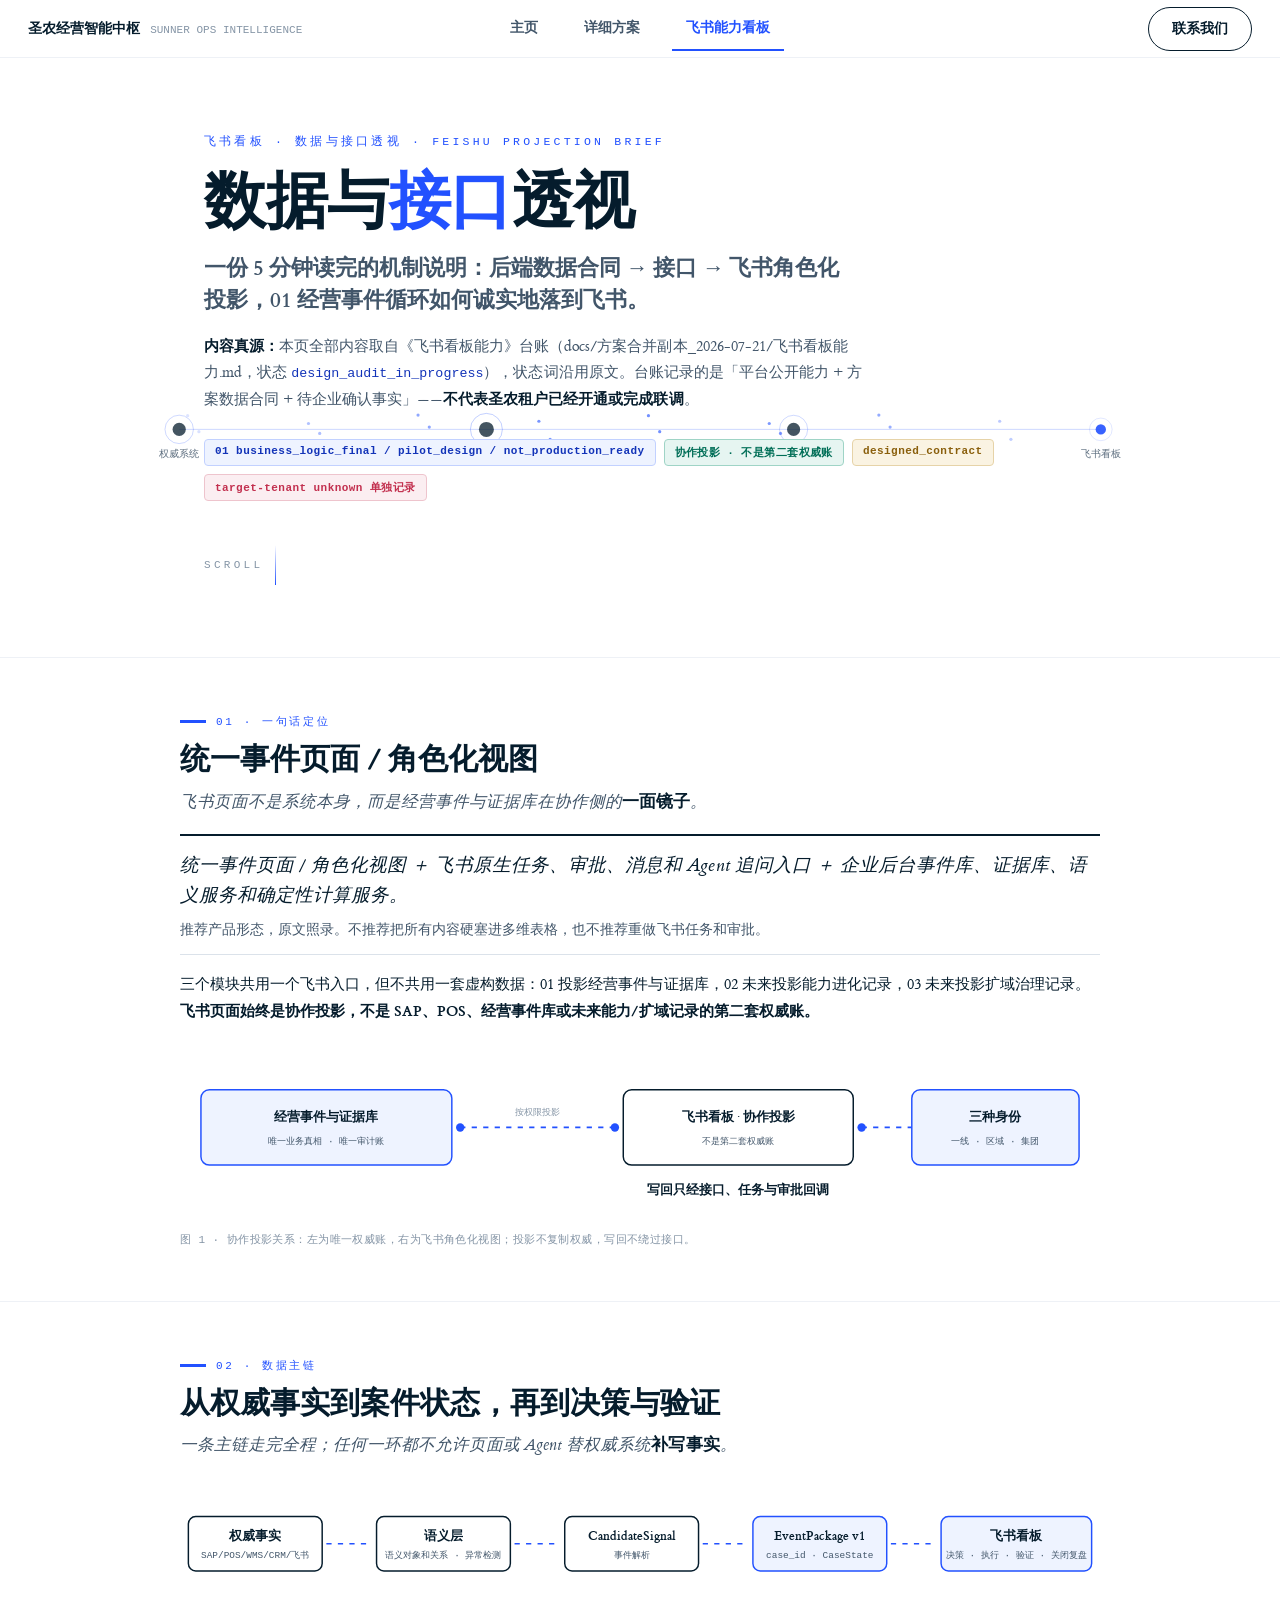
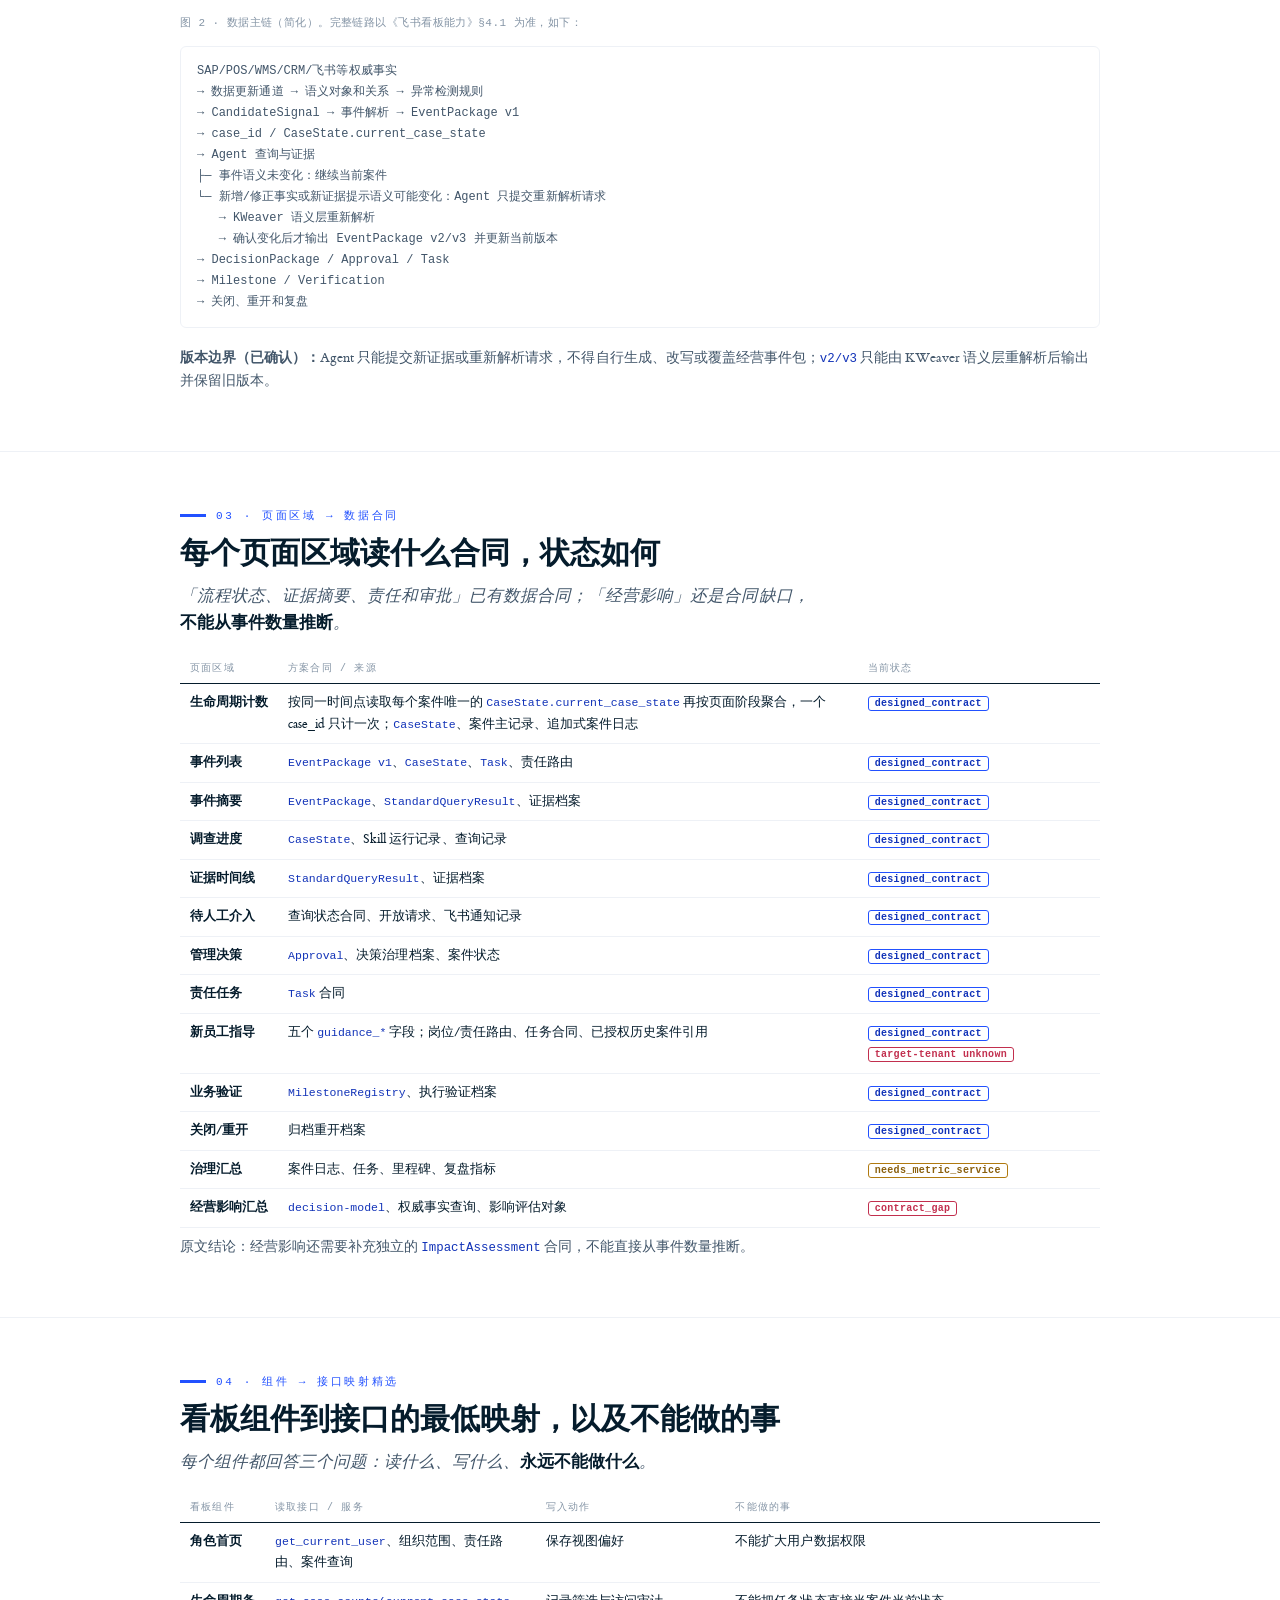
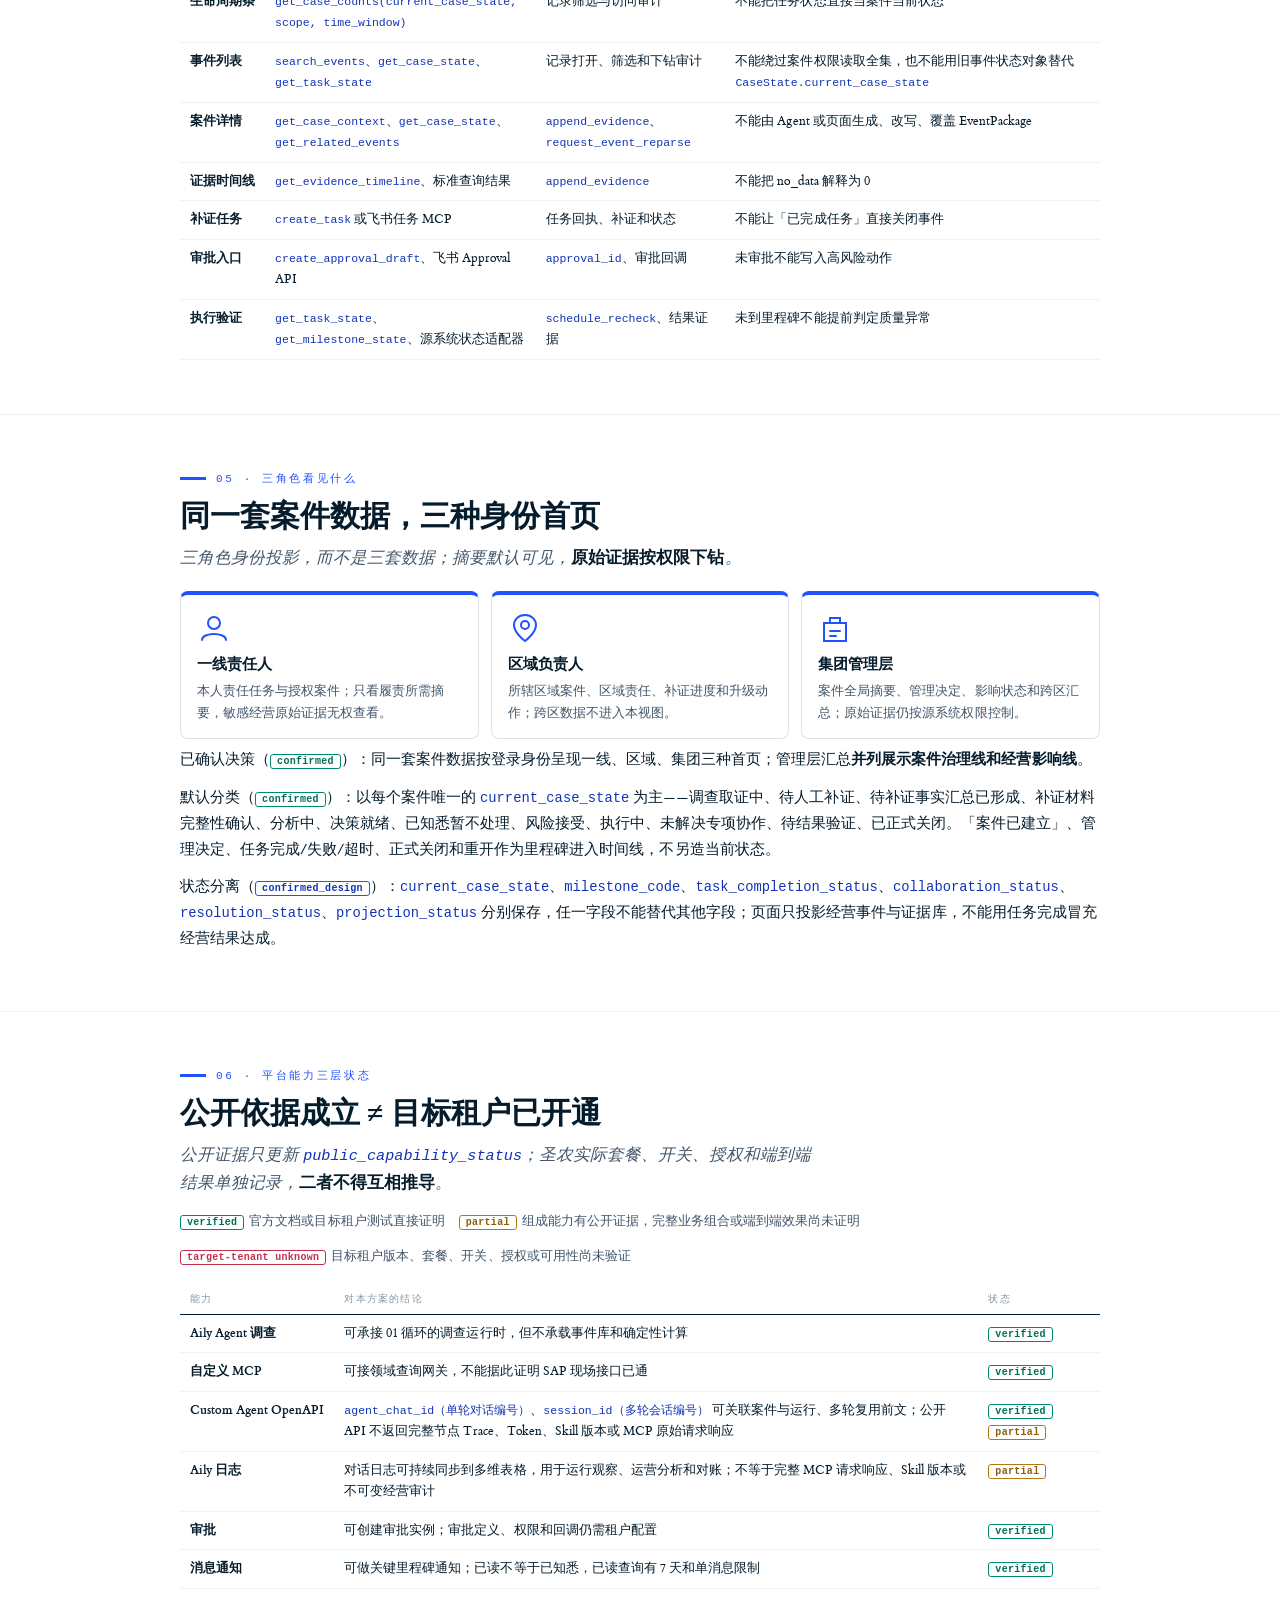
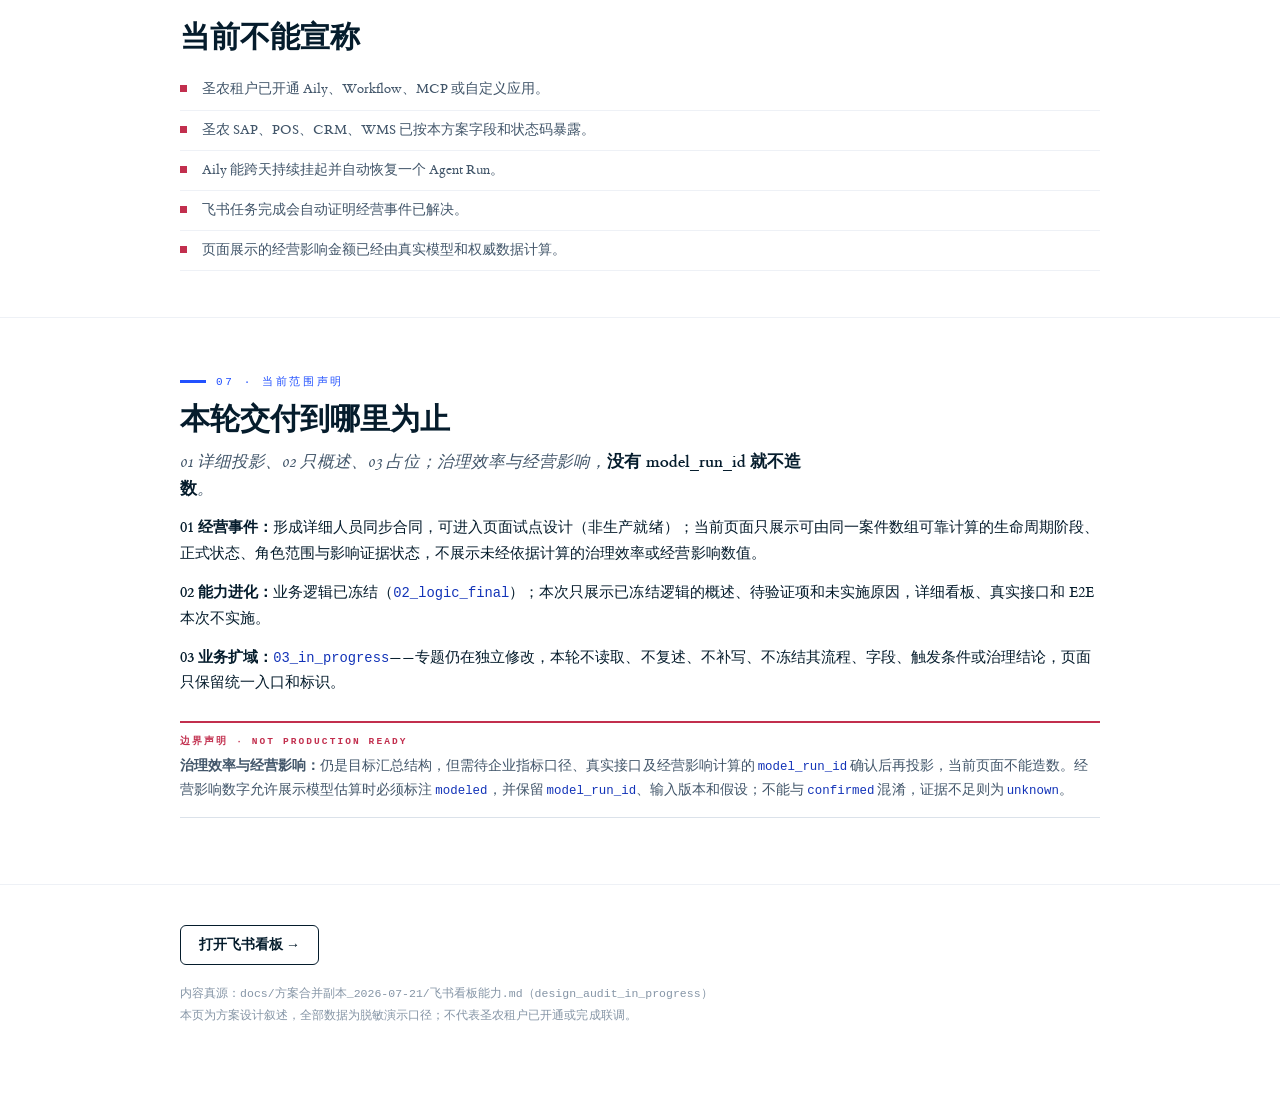
<file: dashboard/report/index.html>
<!DOCTYPE html>
<html lang="zh-CN">
<head>
  <meta charset="UTF-8">
  <meta name="viewport" content="width=device-width, initial-scale=1.0">
  <title>数据与接口透视 · 飞书看板 · 圣农经营智能中枢</title>
  <link rel="stylesheet" href="../../report/css/fonts.css">
  <style>
    :root {
      color-scheme: light;
      --paper: #ffffff;
      --paper-hi: #f7f9fc;
      --ink: #051c2c;
      --ink-md: #42566a;
      --ink-lo: #8595a6;
      --line: #dbe2ea;
      --line-lo: #eef1f6;
      --accent: #2251ff;
      --accent-deep: #1233b8;
      --accent-soft: #eef3ff;
      --accent-line: #c2d1ff;
      --copper: #b07a10;
      --copper-ink: #8a5f0c;
      --copper-soft: #faf3e2;
      --green: #008a6d;
      --green-ink: #006e57;
      --green-soft: #e6f5f1;
      --neg: #c22f4e;
      --neg-soft: #fbeef1;
      --serif: "et-book", "Iowan Old Style", "Songti SC", "Noto Serif CJK SC", Palatino, Georgia, serif;
      --mono: Menlo, Consolas, "SF Mono", ui-monospace, monospace;
    }

    * { box-sizing: border-box; }
    html { scroll-behavior: smooth; }
    body {
      margin: 0;
      background: var(--paper);
      color: var(--ink);
      font: 15px/1.72 var(--serif);
      letter-spacing: 0.001em;
    }
    a { color: var(--accent-deep); text-decoration: none; }
    a:hover { color: var(--accent); }
    a:focus-visible, summary:focus-visible { outline: 2px solid var(--accent); outline-offset: 2px; }
    ::selection { background: rgba(34, 81, 255, .15); }
    code { color: var(--accent-deep); font-family: var(--mono); font-size: .92em; overflow-wrap: anywhere; }

    .topnav {
      position: sticky; top: 0; z-index: 100;
      display: grid; grid-template-columns: 1fr auto 1fr; align-items: center;
      padding: 0 28px; min-height: 58px;
      background: rgba(255, 255, 255, .92); backdrop-filter: blur(8px);
      border-bottom: 1px solid var(--line-lo);
    }
    .topnav .brand { font: 700 14px var(--serif); color: var(--ink); }
    .topnav .brand span { color: var(--ink-lo); font: 11px var(--mono); margin-left: 10px; }
    .topnav .center { display: flex; gap: 18px; }
    .topnav .center > a, .topnav .nav-item > a {
      min-height: 44px; display: inline-flex; align-items: center;
      padding: 8px 14px; color: var(--ink-md); font: 700 13.5px var(--serif);
      border-bottom: 2px solid transparent;
    }
    .topnav .center > a:hover, .topnav .nav-item > a:hover { color: var(--ink); }
    .topnav .center > a.active, .topnav .nav-item > a.active { color: var(--accent); border-bottom-color: var(--accent); }

    .dd { position: relative; }
    .dd .menu {
      position: absolute; z-index: 120;
      background: #fff; border: 1.5px solid var(--ink); border-radius: 8px;
      box-shadow: 0 14px 34px rgba(5, 28, 44, .12);
      opacity: 0; visibility: hidden;
      transition: opacity 180ms cubic-bezier(0.16, 1, 0.3, 1) 120ms, transform 180ms cubic-bezier(0.16, 1, 0.3, 1) 120ms, visibility 0s linear 320ms;
    }
    .dd:hover .menu,
    .dd .trigger:focus-visible + .menu,
    .dd:focus-within .menu,
    .dd.open .menu {
      opacity: 1; visibility: visible;
      transition-delay: 0s, 0s, 0s;
    }
    .dd.esc-closed .menu { opacity: 0 !important; visibility: hidden !important; }
    .dd:hover .trigger, .dd:focus-within .trigger, .dd.open .trigger { color: var(--ink); }
    .menu a.mi {
      display: flex; align-items: baseline; gap: 10px;
      padding: 10px 12px; border-radius: 5px;
      color: var(--ink); font: 700 14px var(--serif); white-space: nowrap;
    }
    .menu a.mi:hover, .menu a.mi:focus-visible { background: var(--paper-hi); color: var(--accent); outline: none; }
    .menu a.mi .no { font: 10px var(--mono); color: var(--accent); letter-spacing: .12em; }
    .menu a.mi small { display: block; margin-top: 2px; font: 400 11.5px var(--serif); color: var(--ink-lo); white-space: nowrap; }
    .menu a.mi:hover small, .menu a.mi:focus-visible small { color: var(--ink-md); }
    .vb-menu { top: calc(100% + 4px); left: 50%; transform: translate(-50%, 6px); min-width: 250px; padding: 8px; }
    .dd:hover .vb-menu, .dd .trigger:focus-visible + .vb-menu, .dd:focus-within .vb-menu, .dd.open .vb-menu { transform: translate(-50%, 0); }
    .topnav .contact-link {
      justify-self: end; min-width: 104px; min-height: 44px;
      display: inline-flex; align-items: center; justify-content: center;
      padding: 8px 18px; border: 1px solid var(--ink); border-radius: 999px;
      color: var(--ink); font: 700 13.5px var(--serif);
      transition: color 180ms ease, background 180ms ease;
    }
    .topnav .contact-link:hover { color: #fff; background: var(--ink); }

    /* ── 封面 ── */
    #cover { position: relative; overflow: hidden; border-bottom: 1px solid var(--line-lo); }
    #cover-canvas { position: absolute; inset: 0; width: 100%; height: 100%; }
    .cover-inner {
      position: relative; z-index: 2; max-width: 920px;
      margin: 0 auto; padding: 76px 24px 72px;
    }
    .cover-kicker { font: 11.5px var(--mono); letter-spacing: .28em; text-transform: uppercase; color: var(--accent); margin-bottom: 20px; }
    .cover-title { margin: 0; font: 700 clamp(38px, 5.6vw, 62px)/1.1 var(--serif); letter-spacing: -0.008em; }
    .cover-title .hl { color: var(--accent); }
    .cover-sub { margin: 16px 0 0; font: 700 clamp(17px, 2vw, 22px)/1.45 var(--serif); color: var(--ink-md); max-width: 640px; }
    .cover-lede { margin: 16px 0 0; max-width: 660px; font-size: 14.5px; color: var(--ink-md); line-height: 1.8; }
    .cover-lede strong { color: var(--ink); }
    .cover-chips { display: flex; flex-wrap: wrap; gap: 8px; margin-top: 26px; }
    .chip {
      font: 600 11px var(--mono); letter-spacing: .04em;
      padding: 5px 10px; border-radius: 4px; border: 1px solid;
    }
    .chip-blue { color: var(--accent-deep); background: var(--accent-soft); border-color: var(--accent-line); }
    .chip-green { color: var(--green-ink); background: var(--green-soft); border-color: #9fd4c6; }
    .chip-copper { color: var(--copper-ink); background: var(--copper-soft); border-color: #e6d3a8; }
    .chip-neg { color: var(--neg); background: var(--neg-soft); border-color: #eec4cd; }
    .scroll-hint {
      margin-top: 44px; display: flex; align-items: center; gap: 12px;
      color: var(--ink-lo); font: 11px var(--mono); letter-spacing: .3em;
    }
    .scroll-hint::after {
      content: ""; width: 1px; height: 40px;
      background: linear-gradient(to bottom, transparent 0%, var(--accent) 45%, var(--accent) 65%, transparent 100%);
      background-size: 100% 220%;
      animation: hintDrip 1.9s cubic-bezier(0.4, 0, 0.6, 1) infinite;
    }
    @keyframes hintDrip { 0% { background-position: 50% -110%; } 100% { background-position: 50% 110%; } }

    /* ── 章节 ── */
    .band { padding: 56px 0 46px; border-bottom: 1px solid var(--line-lo); }
    .prose { width: min(920px, 100% - 48px); margin: 0 auto; }
    .sec-no { display: flex; align-items: center; gap: 10px; font: 11px var(--mono); letter-spacing: .24em; color: var(--accent); text-transform: uppercase; margin-bottom: 12px; }
    .sec-no::before { content: ""; width: 26px; height: 3px; background: var(--accent); }
    .band h2 { margin: 0 0 10px; font: 700 clamp(23px, 2.8vw, 30px)/1.25 var(--serif); }
    .dek { margin: 0 0 22px; font: italic 16.5px/1.65 var(--serif); color: var(--ink-md); max-width: 640px; }
    .dek strong, .dek b { color: var(--ink); font-style: normal; }
    .band p { margin: 0 0 12px; }
    .muted { color: var(--ink-md); font-size: 13.5px; }

    .quote-card { margin: 18px 0; padding: 16px 0 12px; border-top: 2px solid var(--ink); border-bottom: 1px solid var(--line); }
    .quote-card .q-text { margin: 0 0 8px; font: italic 18.5px/1.6 var(--serif); color: var(--ink); }
    .quote-card .q-why { margin: 0; font-size: 13.5px; color: var(--ink-md); }

    table.dt { width: 100%; border-collapse: collapse; font-size: 12.5px; margin: 16px 0 8px; }
    table.dt th { font: 10px var(--mono); letter-spacing: .12em; text-transform: uppercase; color: var(--ink-lo); text-align: left; padding: 8px 10px; border-bottom: 1.5px solid var(--ink); }
    table.dt td { padding: 8px 10px; border-bottom: 1px solid var(--line-lo); vertical-align: top; }
    table.dt td.k { font-weight: 700; white-space: nowrap; }

    .st { display: inline-block; font: 600 10px var(--mono); letter-spacing: .03em; padding: 1px 6px; border: 1px solid; border-radius: 3px; white-space: nowrap; }
    .st-verified { color: var(--green-ink); border-color: var(--green); }
    .st-partial { color: var(--copper-ink); border-color: var(--copper); }
    .st-unknown { color: var(--neg); border-color: var(--neg); }
    .st-contract { color: var(--accent-deep); border-color: var(--accent); }

    .fig { margin: 22px 0 8px; }
    .fig svg { display: block; width: 100%; height: auto; }
    .fig-cap { margin-top: 8px; color: var(--ink-lo); font: 11px var(--mono); letter-spacing: .04em; }

    .flow-line { stroke: var(--accent); stroke-width: 1.6; fill: none; stroke-dasharray: 5 6; animation: flowDash 1.6s linear infinite; }
    @keyframes flowDash { to { stroke-dashoffset: -22; } }
    .flow-node rect { fill: #fff; stroke: var(--ink); stroke-width: 1.4; }
    .flow-node.hl rect { stroke: var(--accent); fill: var(--accent-soft); }
    .flow-node .t { fill: var(--ink); font: 700 12px var(--serif); }
    .flow-node .s { fill: var(--ink-md); font: 9px var(--mono); }
    .flow-pulse { fill: var(--accent); animation: nodePulse 3.2s ease-in-out infinite; }
    @keyframes nodePulse { 0%, 100% { opacity: .3; } 50% { opacity: 1; } }

    .prose pre {
      font: 12px/1.75 var(--mono); color: var(--ink-md);
      border: 1px solid var(--line-lo); border-radius: 6px;
      padding: 14px 16px; margin: 16px 0 18px;
      overflow-x: auto; white-space: pre; background: var(--paper);
    }

    .role-grid { display: grid; grid-template-columns: repeat(3, minmax(0, 1fr)); gap: 12px; margin: 18px 0 8px; }
    .role-card { padding: 16px 16px 14px; background: var(--paper); border: 1px solid var(--line); border-top: 4px solid var(--accent); border-radius: 8px; }
    .role-card svg { display: block; margin-bottom: 10px; }
    .role-card h3 { margin: 0 0 6px; font: 700 15px var(--serif); }
    .role-card p { margin: 0; font-size: 13px; color: var(--ink-md); }

    .legend { display: flex; flex-wrap: wrap; gap: 14px; margin: 14px 0 6px; font-size: 12.5px; color: var(--ink-md); }
    .legend .st { margin-right: 5px; }

    .cant { margin: 14px 0 0; padding: 0; list-style: none; }
    .cant li { position: relative; padding: 8px 0 8px 22px; border-bottom: 1px solid var(--line-lo); font-size: 13.5px; color: var(--ink-md); }
    .cant li::before { content: ""; position: absolute; left: 0; top: 15px; width: 7px; height: 7px; background: var(--neg); }

    .sim-banner {
      border: 0; background: transparent;
      border-top: 2px solid var(--neg);
      border-bottom: 1px solid var(--line);
      margin: 24px 0 20px; padding: 12px 0 14px;
      font-size: 13.5px; color: var(--ink-md); line-height: 1.8;
    }
    .sim-banner::before {
      content: "边界声明 · NOT PRODUCTION READY";
      display: block; font: 700 9.5px var(--mono);
      letter-spacing: .22em; text-transform: uppercase;
      color: var(--neg); margin-bottom: 6px;
    }
    .sim-banner p { margin: 0; }

    .brief-footer { padding: 40px 0 60px; }
    .brief-footer .go {
      display: inline-flex; align-items: center; gap: 8px;
      padding: 10px 18px; border: 1.5px solid var(--ink); border-radius: 6px;
      color: var(--ink); font: 700 14px var(--serif);
      transition: background 160ms ease, color 160ms ease, border-color 160ms ease;
    }
    .brief-footer .go:hover { background: var(--accent); border-color: var(--accent); color: #fff; }
    .brief-footer .src { margin-top: 18px; color: var(--ink-lo); font: 11.5px var(--mono); line-height: 1.9; }

    /* ── 入场与滚动动效 ── */
    @keyframes pageFadeIn { from { opacity: 0; } to { opacity: 1; } }
    @keyframes pageRise { from { opacity: 0; transform: translateY(14px); } to { opacity: 1; transform: none; } }
    body { animation: pageFadeIn 420ms ease-out both; }
    .topnav { animation: pageFadeIn 480ms ease-out both; }
    .cover-inner > * { animation: pageRise 600ms cubic-bezier(0.16, 1, 0.3, 1) both; }
    .cover-inner > *:nth-child(1) { animation-delay: .06s; }
    .cover-inner > *:nth-child(2) { animation-delay: .13s; }
    .cover-inner > *:nth-child(3) { animation-delay: .2s; }
    .cover-inner > *:nth-child(4) { animation-delay: .27s; }
    .cover-inner > *:nth-child(5) { animation-delay: .34s; }
    .cover-inner > *:nth-child(n+6) { animation-delay: .42s; }
    #cover-canvas { animation: pageFadeIn 700ms ease-out .18s both; }
    .band { opacity: 0; transform: translateY(18px); transition: opacity .6s ease, transform .6s ease; }
    .band.in { opacity: 1; transform: none; }
    .band .stagger > * { opacity: 0; transform: translateY(10px); transition: opacity .5s ease, transform .5s ease; }
    .band.in .stagger > * { opacity: 1; transform: none; }
    .band.in .stagger > *:nth-child(2) { transition-delay: 70ms; }
    .band.in .stagger > *:nth-child(3) { transition-delay: 140ms; }
    .band.in .stagger > *:nth-child(4) { transition-delay: 210ms; }

    @media (max-width: 760px) {
      .topnav { grid-template-columns: 1fr auto; padding: 0 16px; }
      .topnav .center { display: none; }
      .role-grid { grid-template-columns: minmax(0, 1fr); }
      .cover-inner { padding: 52px 24px 56px; }
      table.dt { display: block; overflow-x: auto; }
    }
    @media (prefers-reduced-motion: reduce) {
      *, *::before, *::after {
        scroll-behavior: auto !important;
        animation: none !important;
        transition: none !important;
      }
      .band, .band .stagger > * { opacity: 1 !important; transform: none !important; }
      .flow-line { stroke-dasharray: none; }
    }
  </style>
</head>
<body>
  <nav class="topnav">
    <div class="brand">圣农经营智能中枢<span>SUNNER OPS INTELLIGENCE</span></div>
    <div class="center">
      <a href="../../">主页</a>
      <div class="dd nav-item" data-dd>
        <a class="trigger" href="../../report/" data-trigger aria-haspopup="true" aria-expanded="false">详细方案</a>
        <div class="menu vb-menu" role="navigation" aria-label="详细方案三个循环入口">
          <a class="mi" href="../../report/"><span class="no">01</span><span><span>经营事件循环</span><small>事实到结果的完整闭环</small></span></a>
          <a class="mi" href="../../report/02/"><span class="no">02</span><span><span>能力进化循环</span><small>案件沉淀为可复用能力</small></span></a>
          <a class="mi" href="../../report/03/"><span class="no">03</span><span><span>业务扩域循环</span><small>试点经验复制到全域</small></span></a>
        </div>
      </div>
      <div class="dd nav-item" data-dd>
        <a class="trigger active" href="./" data-trigger aria-haspopup="true" aria-expanded="false" aria-current="page">飞书能力看板</a>
        <div class="menu vb-menu" role="navigation" aria-label="飞书能力看板两个入口">
          <a class="mi" href="../"><span class="no">01</span><span><span>飞书看板</span><small>同一案件数据 · 三角色视图</small></span></a>
          <a class="mi" href="./"><span class="no">02</span><span><span>数据与接口透视</span><small>数据合同 · 接口 · 权限一页速览</small></span></a>
        </div>
      </div>
    </div>
    <a class="contact-link" href="../../#contact">联系我们</a>
  </nav>

  <header id="cover">
    <canvas id="cover-canvas" aria-hidden="true"></canvas>
    <div class="cover-inner">
      <div class="cover-kicker">飞书看板 · 数据与接口透视 · FEISHU PROJECTION BRIEF</div>
      <h1 class="cover-title">数据与<span class="hl">接口</span>透视</h1>
      <p class="cover-sub">一份 5 分钟读完的机制说明：后端数据合同 → 接口 → 飞书角色化投影，01 经营事件循环如何诚实地落到飞书。</p>
      <p class="cover-lede"><strong>内容真源：</strong>本页全部内容取自《飞书看板能力》台账（docs/方案合并副本_2026-07-21/飞书看板能力.md，状态 <code>design_audit_in_progress</code>），状态词沿用原文。台账记录的是「平台公开能力 + 方案数据合同 + 待企业确认事实」——<strong>不代表圣农租户已经开通或完成联调</strong>。</p>
      <div class="cover-chips">
        <span class="chip chip-blue">01 business_logic_final / pilot_design / not_production_ready</span>
        <span class="chip chip-green">协作投影 · 不是第二套权威账</span>
        <span class="chip chip-copper">designed_contract</span>
        <span class="chip chip-neg">target-tenant unknown 单独记录</span>
      </div>
      <div class="scroll-hint">SCROLL</div>
    </div>
  </header>

  <main>
    <section class="band">
      <div class="prose">
        <div class="sec-no">01 · 一句话定位</div>
        <h2>统一事件页面 / 角色化视图</h2>
        <p class="dek">飞书页面不是系统本身，而是经营事件与证据库在协作侧的<strong>一面镜子</strong>。</p>
        <div class="quote-card">
          <p class="q-text">统一事件页面 / 角色化视图 ＋ 飞书原生任务、审批、消息和 Agent 追问入口 ＋ 企业后台事件库、证据库、语义服务和确定性计算服务。</p>
          <p class="q-why">推荐产品形态，原文照录。不推荐把所有内容硬塞进多维表格，也不推荐重做飞书任务和审批。</p>
        </div>
        <p>三个模块共用一个飞书入口，但不共用一套虚构数据：01 投影经营事件与证据库，02 未来投影能力进化记录，03 未来投影扩域治理记录。<strong>飞书页面始终是协作投影，不是 SAP、POS、经营事件库或未来能力/扩域记录的第二套权威账。</strong></p>
        <figure class="fig">
          <svg viewBox="0 0 880 168" role="img" aria-label="协作投影与唯一权威账关系图">
            <g class="flow-node hl">
              <rect x="20" y="40" width="240" height="72" rx="8"></rect>
              <text class="t" x="140" y="70" text-anchor="middle">经营事件与证据库</text>
              <text class="s" x="140" y="92" text-anchor="middle">唯一业务真相 · 唯一审计账</text>
            </g>
            <path class="flow-line" d="M268 76 L 416 76"></path>
            <text class="s" x="342" y="64" text-anchor="middle" fill="#8595a6" font-family="Menlo, monospace" font-size="9">按权限投影</text>
            <g class="flow-node">
              <rect x="424" y="40" width="220" height="72" rx="8"></rect>
              <text class="t" x="534" y="70" text-anchor="middle">飞书看板 · 协作投影</text>
              <text class="s" x="534" y="92" text-anchor="middle">不是第二套权威账</text>
            </g>
            <path class="flow-line" d="M652 76 L 800 76"></path>
            <g class="flow-node">
              <rect x="640" y="118" width="220" height="0" rx="0" opacity="0"></rect>
              <text class="t" x="534" y="140" text-anchor="middle" font-size="11">写回只经接口、任务与审批回调</text>
            </g>
            <circle class="flow-pulse" cx="268" cy="76" r="4"></circle>
            <circle class="flow-pulse" cx="416" cy="76" r="4" style="animation-delay:1.1s"></circle>
            <circle class="flow-pulse" cx="652" cy="76" r="4" style="animation-delay:2.2s"></circle>
            <g class="flow-node hl">
              <rect x="700" y="40" width="160" height="72" rx="8"></rect>
              <text class="t" x="780" y="70" text-anchor="middle">三种身份</text>
              <text class="s" x="780" y="92" text-anchor="middle">一线 · 区域 · 集团</text>
            </g>
          </svg>
          <figcaption class="fig-cap">图 1 · 协作投影关系：左为唯一权威账，右为飞书角色化视图；投影不复制权威，写回不绕过接口。</figcaption>
        </figure>
      </div>
    </section>

    <section class="band">
      <div class="prose">
        <div class="sec-no">02 · 数据主链</div>
        <h2>从权威事实到案件状态，再到决策与验证</h2>
        <p class="dek">一条主链走完全程；任何一环都不允许页面或 Agent 替权威系统<strong>补写事实</strong>。</p>
        <figure class="fig">
          <svg viewBox="0 0 880 120" role="img" aria-label="数据主链流程图">
            <g class="flow-node"><rect x="8" y="34" width="128" height="52" rx="7"></rect><text class="t" x="72" y="56" text-anchor="middle">权威事实</text><text class="s" x="72" y="74" text-anchor="middle" font-size="8">SAP/POS/WMS/CRM/飞书</text></g>
            <path class="flow-line" d="M140 60 L 184 60"></path>
            <g class="flow-node"><rect x="188" y="34" width="128" height="52" rx="7"></rect><text class="t" x="252" y="56" text-anchor="middle">语义层</text><text class="s" x="252" y="74" text-anchor="middle">语义对象和关系 · 异常检测</text></g>
            <path class="flow-line" d="M320 60 L 364 60"></path>
            <g class="flow-node"><rect x="368" y="34" width="128" height="52" rx="7"></rect><text class="t" x="432" y="56" text-anchor="middle">CandidateSignal</text><text class="s" x="432" y="74" text-anchor="middle">事件解析</text></g>
            <path class="flow-line" d="M500 60 L 544 60"></path>
            <g class="flow-node hl"><rect x="548" y="34" width="128" height="52" rx="7"></rect><text class="t" x="612" y="56" text-anchor="middle">EventPackage v1</text><text class="s" x="612" y="74" text-anchor="middle">case_id · CaseState</text></g>
            <path class="flow-line" d="M680 60 L 724 60"></path>
            <g class="flow-node hl"><rect x="728" y="34" width="144" height="52" rx="7"></rect><text class="t" x="800" y="56" text-anchor="middle">飞书看板</text><text class="s" x="800" y="74" text-anchor="middle">决策 · 执行 · 验证 · 关闭复盘</text></g>
          </svg>
          <figcaption class="fig-cap">图 2 · 数据主链（简化）。完整链路以《飞书看板能力》§4.1 为准，如下：</figcaption>
        </figure>
        <pre>SAP/POS/WMS/CRM/飞书等权威事实
→ 数据更新通道 → 语义对象和关系 → 异常检测规则
→ CandidateSignal → 事件解析 → EventPackage v1
→ case_id / CaseState.current_case_state
→ Agent 查询与证据
├─ 事件语义未变化：继续当前案件
└─ 新增/修正事实或新证据提示语义可能变化：Agent 只提交重新解析请求
   → KWeaver 语义层重新解析
   → 确认变化后才输出 EventPackage v2/v3 并更新当前版本
→ DecisionPackage / Approval / Task
→ Milestone / Verification
→ 关闭、重开和复盘</pre>
        <p class="muted"><strong>版本边界（已确认）：</strong>Agent 只能提交新证据或重新解析请求，不得自行生成、改写或覆盖经营事件包；<code>v2/v3</code> 只能由 KWeaver 语义层重解析后输出并保留旧版本。</p>
      </div>
    </section>

    <section class="band">
      <div class="prose">
        <div class="sec-no">03 · 页面区域 → 数据合同</div>
        <h2>每个页面区域读什么合同，状态如何</h2>
        <p class="dek">「流程状态、证据摘要、责任和审批」已有数据合同；「经营影响」还是合同缺口，<strong>不能从事件数量推断</strong>。</p>
        <table class="dt">
          <thead><tr><th>页面区域</th><th>方案合同 / 来源</th><th>当前状态</th></tr></thead>
          <tbody class="stagger">
            <tr><td class="k">生命周期计数</td><td>按同一时间点读取每个案件唯一的 <code>CaseState.current_case_state</code> 再按页面阶段聚合，一个 case_id 只计一次；<code>CaseState</code>、案件主记录、追加式案件日志</td><td><span class="st st-contract">designed_contract</span></td></tr>
            <tr><td class="k">事件列表</td><td><code>EventPackage v1</code>、<code>CaseState</code>、<code>Task</code>、责任路由</td><td><span class="st st-contract">designed_contract</span></td></tr>
            <tr><td class="k">事件摘要</td><td><code>EventPackage</code>、<code>StandardQueryResult</code>、证据档案</td><td><span class="st st-contract">designed_contract</span></td></tr>
            <tr><td class="k">调查进度</td><td><code>CaseState</code>、Skill 运行记录、查询记录</td><td><span class="st st-contract">designed_contract</span></td></tr>
            <tr><td class="k">证据时间线</td><td><code>StandardQueryResult</code>、证据档案</td><td><span class="st st-contract">designed_contract</span></td></tr>
            <tr><td class="k">待人工介入</td><td>查询状态合同、开放请求、飞书通知记录</td><td><span class="st st-contract">designed_contract</span></td></tr>
            <tr><td class="k">管理决策</td><td><code>Approval</code>、决策治理档案、案件状态</td><td><span class="st st-contract">designed_contract</span></td></tr>
            <tr><td class="k">责任任务</td><td><code>Task</code> 合同</td><td><span class="st st-contract">designed_contract</span></td></tr>
            <tr><td class="k">新员工指导</td><td>五个 <code>guidance_*</code> 字段；岗位/责任路由、任务合同、已授权历史案件引用</td><td><span class="st st-contract">designed_contract</span> <span class="st st-unknown">target-tenant unknown</span></td></tr>
            <tr><td class="k">业务验证</td><td><code>MilestoneRegistry</code>、执行验证档案</td><td><span class="st st-contract">designed_contract</span></td></tr>
            <tr><td class="k">关闭/重开</td><td>归档重开档案</td><td><span class="st st-contract">designed_contract</span></td></tr>
            <tr><td class="k">治理汇总</td><td>案件日志、任务、里程碑、复盘指标</td><td><span class="st st-partial">needs_metric_service</span></td></tr>
            <tr><td class="k">经营影响汇总</td><td><code>decision-model</code>、权威事实查询、影响评估对象</td><td><span class="st st-unknown">contract_gap</span></td></tr>
          </tbody>
        </table>
        <p class="muted">原文结论：经营影响还需要补充独立的 <code>ImpactAssessment</code> 合同，不能直接从事件数量推断。</p>
      </div>
    </section>

    <section class="band">
      <div class="prose">
        <div class="sec-no">04 · 组件 → 接口映射精选</div>
        <h2>看板组件到接口的最低映射，以及不能做的事</h2>
        <p class="dek">每个组件都回答三个问题：读什么、写什么、<strong>永远不能做什么</strong>。</p>
        <table class="dt">
          <thead><tr><th>看板组件</th><th>读取接口 / 服务</th><th>写入动作</th><th>不能做的事</th></tr></thead>
          <tbody class="stagger">
            <tr><td class="k">角色首页</td><td><code>get_current_user</code>、组织范围、责任路由、案件查询</td><td>保存视图偏好</td><td>不能扩大用户数据权限</td></tr>
            <tr><td class="k">生命周期条</td><td><code>get_case_counts(current_case_state, scope, time_window)</code></td><td>记录筛选与访问审计</td><td>不能把任务状态直接当案件当前状态</td></tr>
            <tr><td class="k">事件列表</td><td><code>search_events</code>、<code>get_case_state</code>、<code>get_task_state</code></td><td>记录打开、筛选和下钻审计</td><td>不能绕过案件权限读取全集，也不能用旧事件状态对象替代 <code>CaseState.current_case_state</code></td></tr>
            <tr><td class="k">案件详情</td><td><code>get_case_context</code>、<code>get_case_state</code>、<code>get_related_events</code></td><td><code>append_evidence</code>、<code>request_event_reparse</code></td><td>不能由 Agent 或页面生成、改写、覆盖 EventPackage</td></tr>
            <tr><td class="k">证据时间线</td><td><code>get_evidence_timeline</code>、标准查询结果</td><td><code>append_evidence</code></td><td>不能把 no_data 解释为 0</td></tr>
            <tr><td class="k">补证任务</td><td><code>create_task</code> 或飞书任务 MCP</td><td>任务回执、补证和状态</td><td>不能让「已完成任务」直接关闭事件</td></tr>
            <tr><td class="k">审批入口</td><td><code>create_approval_draft</code>、飞书 Approval API</td><td><code>approval_id</code>、审批回调</td><td>未审批不能写入高风险动作</td></tr>
            <tr><td class="k">执行验证</td><td><code>get_task_state</code>、<code>get_milestone_state</code>、源系统状态适配器</td><td><code>schedule_recheck</code>、结果证据</td><td>未到里程碑不能提前判定质量异常</td></tr>
          </tbody>
        </table>
      </div>
    </section>

    <section class="band">
      <div class="prose">
        <div class="sec-no">05 · 三角色看见什么</div>
        <h2>同一套案件数据，三种身份首页</h2>
        <p class="dek">三角色身份投影，而不是三套数据；摘要默认可见，<strong>原始证据按权限下钻</strong>。</p>
        <div class="role-grid stagger">
          <div class="role-card">
            <svg width="34" height="34" viewBox="0 0 34 34" aria-hidden="true"><circle cx="17" cy="12" r="6" fill="none" stroke="#2251ff" stroke-width="2"></circle><path d="M5 29 C 5 21, 29 21, 29 29" fill="none" stroke="#2251ff" stroke-width="2" stroke-linecap="round"></path></svg>
            <h3>一线责任人</h3>
            <p>本人责任任务与授权案件；只看履责所需摘要，敏感经营原始证据无权查看。</p>
          </div>
          <div class="role-card">
            <svg width="34" height="34" viewBox="0 0 34 34" aria-hidden="true"><path d="M17 4 C 10 4, 6 9, 6 14 C 6 22, 17 30, 17 30 C 17 30, 28 22, 28 14 C 28 9, 24 4, 17 4 Z" fill="none" stroke="#2251ff" stroke-width="2"></path><circle cx="17" cy="14" r="4" fill="none" stroke="#2251ff" stroke-width="2"></circle></svg>
            <h3>区域负责人</h3>
            <p>所辖区域案件、区域责任、补证进度和升级动作；跨区数据不进入本视图。</p>
          </div>
          <div class="role-card">
            <svg width="34" height="34" viewBox="0 0 34 34" aria-hidden="true"><rect x="6" y="12" width="22" height="18" fill="none" stroke="#2251ff" stroke-width="2"></rect><path d="M12 12 V 7 h10 v5" fill="none" stroke="#2251ff" stroke-width="2"></path><path d="M12 20 h10 M12 25 h6" stroke="#2251ff" stroke-width="2" stroke-linecap="round"></path></svg>
            <h3>集团管理层</h3>
            <p>案件全局摘要、管理决定、影响状态和跨区汇总；原始证据仍按源系统权限控制。</p>
          </div>
        </div>
        <p>已确认决策（<span class="st st-verified">confirmed</span>）：同一套案件数据按登录身份呈现一线、区域、集团三种首页；管理层汇总<strong>并列展示案件治理线和经营影响线</strong>。</p>
        <p>默认分类（<span class="st st-verified">confirmed</span>）：以每个案件唯一的 <code>current_case_state</code> 为主——调查取证中、待人工补证、待补证事实汇总已形成、补证材料完整性确认、分析中、决策就绪、已知悉暂不处理、风险接受、执行中、未解决专项协作、待结果验证、已正式关闭。「案件已建立」、管理决定、任务完成/失败/超时、正式关闭和重开作为里程碑进入时间线，不另造当前状态。</p>
        <p>状态分离（<span class="st st-contract">confirmed_design</span>）：<code>current_case_state</code>、<code>milestone_code</code>、<code>task_completion_status</code>、<code>collaboration_status</code>、<code>resolution_status</code>、<code>projection_status</code> 分别保存，任一字段不能替代其他字段；页面只投影经营事件与证据库，不能用任务完成冒充经营结果达成。</p>
      </div>
    </section>

    <section class="band">
      <div class="prose">
        <div class="sec-no">06 · 平台能力三层状态</div>
        <h2>公开依据成立 ≠ 目标租户已开通</h2>
        <p class="dek">公开证据只更新 <code>public_capability_status</code>；圣农实际套餐、开关、授权和端到端结果单独记录，<strong>二者不得互相推导</strong>。</p>
        <div class="legend">
          <span><span class="st st-verified">verified</span>官方文档或目标租户测试直接证明</span>
          <span><span class="st st-partial">partial</span>组成能力有公开证据，完整业务组合或端到端效果尚未证明</span>
          <span><span class="st st-unknown">target-tenant unknown</span>目标租户版本、套餐、开关、授权或可用性尚未验证</span>
        </div>
        <table class="dt">
          <thead><tr><th>能力</th><th>对本方案的结论</th><th>状态</th></tr></thead>
          <tbody class="stagger">
            <tr><td class="k">Aily Agent 调查</td><td>可承接 01 循环的调查运行时，但不承载事件库和确定性计算</td><td><span class="st st-verified">verified</span></td></tr>
            <tr><td class="k">自定义 MCP</td><td>可接领域查询网关，不能据此证明 SAP 现场接口已通</td><td><span class="st st-verified">verified</span></td></tr>
            <tr><td class="k">Custom Agent OpenAPI</td><td><code>agent_chat_id（单轮对话编号）</code>、<code>session_id（多轮会话编号）</code> 可关联案件与运行、多轮复用前文；公开 API 不返回完整节点 Trace、Token、Skill 版本或 MCP 原始请求响应</td><td><span class="st st-verified">verified</span> <span class="st st-partial">partial</span></td></tr>
            <tr><td class="k">Aily 日志</td><td>对话日志可持续同步到多维表格，用于运行观察、运营分析和对账；不等于完整 MCP 请求响应、Skill 版本或不可变经营审计</td><td><span class="st st-partial">partial</span></td></tr>
            <tr><td class="k">审批</td><td>可创建审批实例；审批定义、权限和回调仍需租户配置</td><td><span class="st st-verified">verified</span></td></tr>
            <tr><td class="k">消息通知</td><td>可做关键里程碑通知；已读不等于已知悉，已读查询有 7 天和单消息限制</td><td><span class="st st-verified">verified</span></td></tr>
          </tbody>
        </table>
        <h2 style="margin-top:30px">当前不能宣称</h2>
        <ul class="cant stagger">
          <li>圣农租户已开通 Aily、Workflow、MCP 或自定义应用。</li>
          <li>圣农 SAP、POS、CRM、WMS 已按本方案字段和状态码暴露。</li>
          <li>Aily 能跨天持续挂起并自动恢复一个 Agent Run。</li>
          <li>飞书任务完成会自动证明经营事件已解决。</li>
          <li>页面展示的经营影响金额已经由真实模型和权威数据计算。</li>
        </ul>
      </div>
    </section>

    <section class="band">
      <div class="prose">
        <div class="sec-no">07 · 当前范围声明</div>
        <h2>本轮交付到哪里为止</h2>
        <p class="dek">01 详细投影、02 只概述、03 占位；治理效率与经营影响，<strong>没有 model_run_id 就不造数</strong>。</p>
        <p><strong>01 经营事件：</strong>形成详细人员同步合同，可进入页面试点设计（非生产就绪）；当前页面只展示可由同一案件数组可靠计算的生命周期阶段、正式状态、角色范围与影响证据状态，不展示未经依据计算的治理效率或经营影响数值。</p>
        <p><strong>02 能力进化：</strong>业务逻辑已冻结（<code>02_logic_final</code>）；本次只展示已冻结逻辑的概述、待验证项和未实施原因，详细看板、真实接口和 E2E 本次不实施。</p>
        <p><strong>03 业务扩域：</strong><code>03_in_progress</code>——专题仍在独立修改，本轮不读取、不复述、不补写、不冻结其流程、字段、触发条件或治理结论，页面只保留统一入口和标识。</p>
        <div class="sim-banner">
          <p><strong>治理效率与经营影响：</strong>仍是目标汇总结构，但需待企业指标口径、真实接口及经营影响计算的 <code>model_run_id</code> 确认后再投影，当前页面不能造数。经营影响数字允许展示模型估算时必须标注 <code>modeled</code>，并保留 <code>model_run_id</code>、输入版本和假设；不能与 <code>confirmed</code> 混淆，证据不足则为 <code>unknown</code>。</p>
        </div>
      </div>
    </section>

    <div class="prose brief-footer">
      <a class="go" href="../">打开飞书看板 →</a>
      <p class="src">内容真源：docs/方案合并副本_2026-07-21/飞书看板能力.md（design_audit_in_progress）<br>本页为方案设计叙述，全部数据为脱敏演示口径；不代表圣农租户已开通或完成联调。</p>
    </div>
  </main>

  <script>
    // 封面画布：数据自后端系统经语义层与接口流入飞书看板的粒子流（纯 JS，无外部资源）
    (function () {
      var canvas = document.getElementById('cover-canvas');
      if (!canvas) return;
      var reduced = window.matchMedia('(prefers-reduced-motion: reduce)');
      var ctx = canvas.getContext('2d');
      var dpr = Math.min(window.devicePixelRatio || 1, 2);
      var W = 0, H = 0, raf = null, t0 = null;

      var LANES = 5;
      var NODE_LABELS = ['权威系统', '语义层', '接口 · 案件服务', '飞书看板'];

      function resize() {
        W = canvas.clientWidth; H = canvas.clientHeight;
        canvas.width = W * dpr; canvas.height = H * dpr;
        ctx.setTransform(dpr, 0, 0, dpr, 0, 0);
      }

      function nodeX(i) { return W * (0.14 + i * 0.24); }

      function draw(ts) {
        if (t0 === null) t0 = ts;
        var t = (ts - t0) / 1000;
        ctx.clearRect(0, 0, W, H);

        var midY = H * 0.62;
        // 节点与连线
        ctx.strokeStyle = 'rgba(34,81,255,.22)';
        ctx.lineWidth = 1;
        ctx.beginPath();
        ctx.moveTo(nodeX(0), midY);
        ctx.lineTo(nodeX(3), midY);
        ctx.stroke();

        for (var i = 0; i < 4; i++) {
          var x = nodeX(i);
          var pulse = 0.5 + 0.5 * Math.sin(t * 1.6 + i * 1.3);
          ctx.beginPath();
          ctx.arc(x, midY, 5 + pulse * 2.5, 0, Math.PI * 2);
          ctx.fillStyle = i === 3 ? 'rgba(34,81,255,.9)' : 'rgba(5,28,44,.75)';
          ctx.fill();
          ctx.beginPath();
          ctx.arc(x, midY, 11 + pulse * 5, 0, Math.PI * 2);
          ctx.strokeStyle = 'rgba(34,81,255,' + (0.12 + pulse * 0.15) + ')';
          ctx.stroke();
          ctx.fillStyle = 'rgba(66,86,106,.85)';
          ctx.font = '10px Menlo, Consolas, monospace';
          ctx.textAlign = 'center';
          ctx.fillText(NODE_LABELS[i], x, midY + 28);
        }

        // 粒子流
        for (var lane = 0; lane < LANES; lane++) {
          var yOff = (lane - (LANES - 1) / 2) * 7;
          for (var p = 0; p < 4; p++) {
            var speed = 0.05 + lane * 0.006;
            var u = ((t * speed) + p / 4 + lane * 0.13) % 1;
            var px = nodeX(0) + (nodeX(3) - nodeX(0)) * u;
            var py = midY + yOff + Math.sin(u * Math.PI * 4 + lane) * 3;
            var fade = Math.sin(u * Math.PI);
            ctx.beginPath();
            ctx.arc(px, py, 1.6, 0, Math.PI * 2);
            ctx.fillStyle = 'rgba(34,81,255,' + (0.14 + fade * 0.5) + ')';
            ctx.fill();
          }
        }
        raf = requestAnimationFrame(draw);
      }

      function drawStatic() {
        if (t0 === null) t0 = 0;
        ctx.clearRect(0, 0, W, H);
        var midY = H * 0.62;
        ctx.strokeStyle = 'rgba(34,81,255,.22)';
        ctx.beginPath(); ctx.moveTo(nodeX(0), midY); ctx.lineTo(nodeX(3), midY); ctx.stroke();
        for (var i = 0; i < 4; i++) {
          var x = nodeX(i);
          ctx.beginPath(); ctx.arc(x, midY, 6, 0, Math.PI * 2);
          ctx.fillStyle = i === 3 ? 'rgba(34,81,255,.9)' : 'rgba(5,28,44,.75)';
          ctx.fill();
          ctx.fillStyle = 'rgba(66,86,106,.85)';
          ctx.font = '10px Menlo, Consolas, monospace';
          ctx.textAlign = 'center';
          ctx.fillText(NODE_LABELS[i], x, midY + 28);
        }
        for (var lane = 0; lane < LANES; lane++) {
          var yOff = (lane - (LANES - 1) / 2) * 7;
          for (var p = 0; p < 8; p++) {
            var u = (p + 0.5) / 8;
            var px = nodeX(0) + (nodeX(3) - nodeX(0)) * u;
            var py = midY + yOff;
            ctx.beginPath(); ctx.arc(px, py, 1.6, 0, Math.PI * 2);
            ctx.fillStyle = 'rgba(34,81,255,.4)';
            ctx.fill();
          }
        }
      }

      function start() {
        resize();
        if (raf) cancelAnimationFrame(raf);
        if (reduced.matches) { raf = null; drawStatic(); }
        else { t0 = null; raf = requestAnimationFrame(draw); }
      }
      window.addEventListener('resize', start);
      if (typeof reduced.addEventListener === 'function') reduced.addEventListener('change', start);
      start();
    })();
  </script>
  <script>
    // 章节滚动入场（reduced-motion 直接呈现）
    (function () {
      var reduced = window.matchMedia('(prefers-reduced-motion: reduce)').matches;
      var bands = document.querySelectorAll('.band');
      if (reduced || !('IntersectionObserver' in window)) {
        bands.forEach(function (band) { band.classList.add('in'); });
        return;
      }
      var observer = new IntersectionObserver(function (entries) {
        entries.forEach(function (entry) {
          if (entry.isIntersecting) {
            entry.target.classList.add('in');
            observer.unobserve(entry.target);
          }
        });
      }, { threshold: 0.08 });
      bands.forEach(function (band) { observer.observe(band); });
    })();
  </script>
  <script>
    // 整站导航：详细方案与飞书能力看板下拉（与首页一致）：hover/focus 展开，Esc 关闭，触屏首次点展开二次点跳转
    (function () {
      var COARSE = window.matchMedia('(hover: none), (pointer: coarse)');

      function open(dd, trigger) {
        dd.classList.remove('esc-closed');
        dd.classList.add('open');
        if (trigger) trigger.setAttribute('aria-expanded', 'true');
      }
      function close(dd) {
        dd.classList.remove('open');
        var t = dd.querySelector('[data-trigger]');
        if (t) t.setAttribute('aria-expanded', 'false');
      }

      document.querySelectorAll('[data-dd]').forEach(function (dd) {
        var trigger = dd.querySelector('[data-trigger]');
        if (!trigger) return;

        trigger.addEventListener('click', function (e) {
          if (trigger.tagName === 'BUTTON') {
            e.preventDefault();
            if (dd.classList.contains('open')) { close(dd); } else { open(dd, trigger); }
            return;
          }
          if (COARSE.matches && !dd.classList.contains('open')) {
            e.preventDefault();
            open(dd, trigger);
          }
        });

        dd.addEventListener('pointerenter', function () { dd.classList.remove('esc-closed'); });
        dd.addEventListener('focusout', function (e) {
          if (!dd.contains(e.relatedTarget)) dd.classList.remove('esc-closed');
        });
      });

      document.addEventListener('pointerdown', function (e) {
        document.querySelectorAll('[data-dd].open').forEach(function (dd) {
          if (!dd.contains(e.target)) close(dd);
        });
      });

      document.addEventListener('keydown', function (e) {
        if (e.key !== 'Escape') return;
        document.querySelectorAll('[data-dd]').forEach(function (dd) {
          var active = dd.classList.contains('open') ||
                       dd.contains(document.activeElement) ||
                       dd.matches(':hover');
          if (!active) return;
          var wasOpen = dd.classList.contains('open');
          close(dd);
          dd.classList.add('esc-closed');
          if (dd.contains(document.activeElement) && document.activeElement !== dd.querySelector('[data-trigger]')) {
            var t = dd.querySelector('[data-trigger]');
            if (t) t.focus();
          }
          if (wasOpen) e.preventDefault();
        });
      });
    })();
  </script>
</body>
</html>
</file>
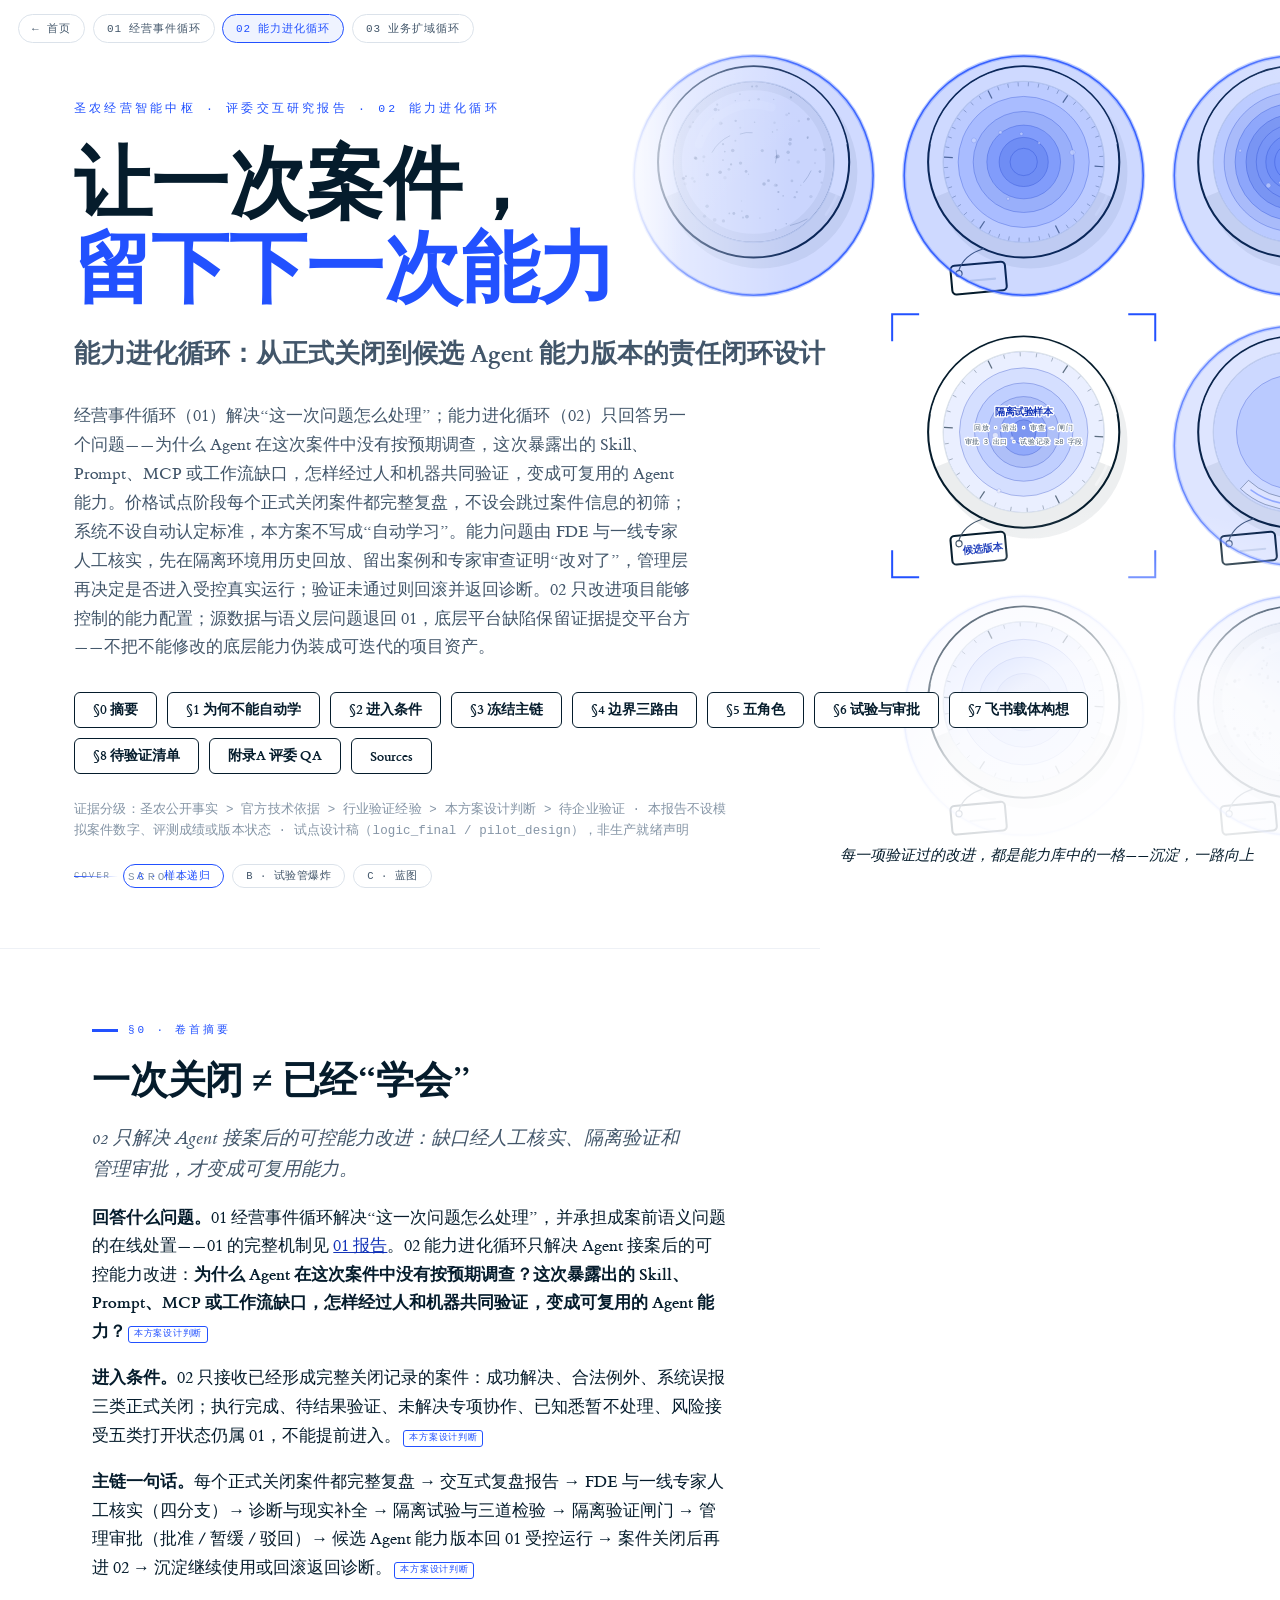
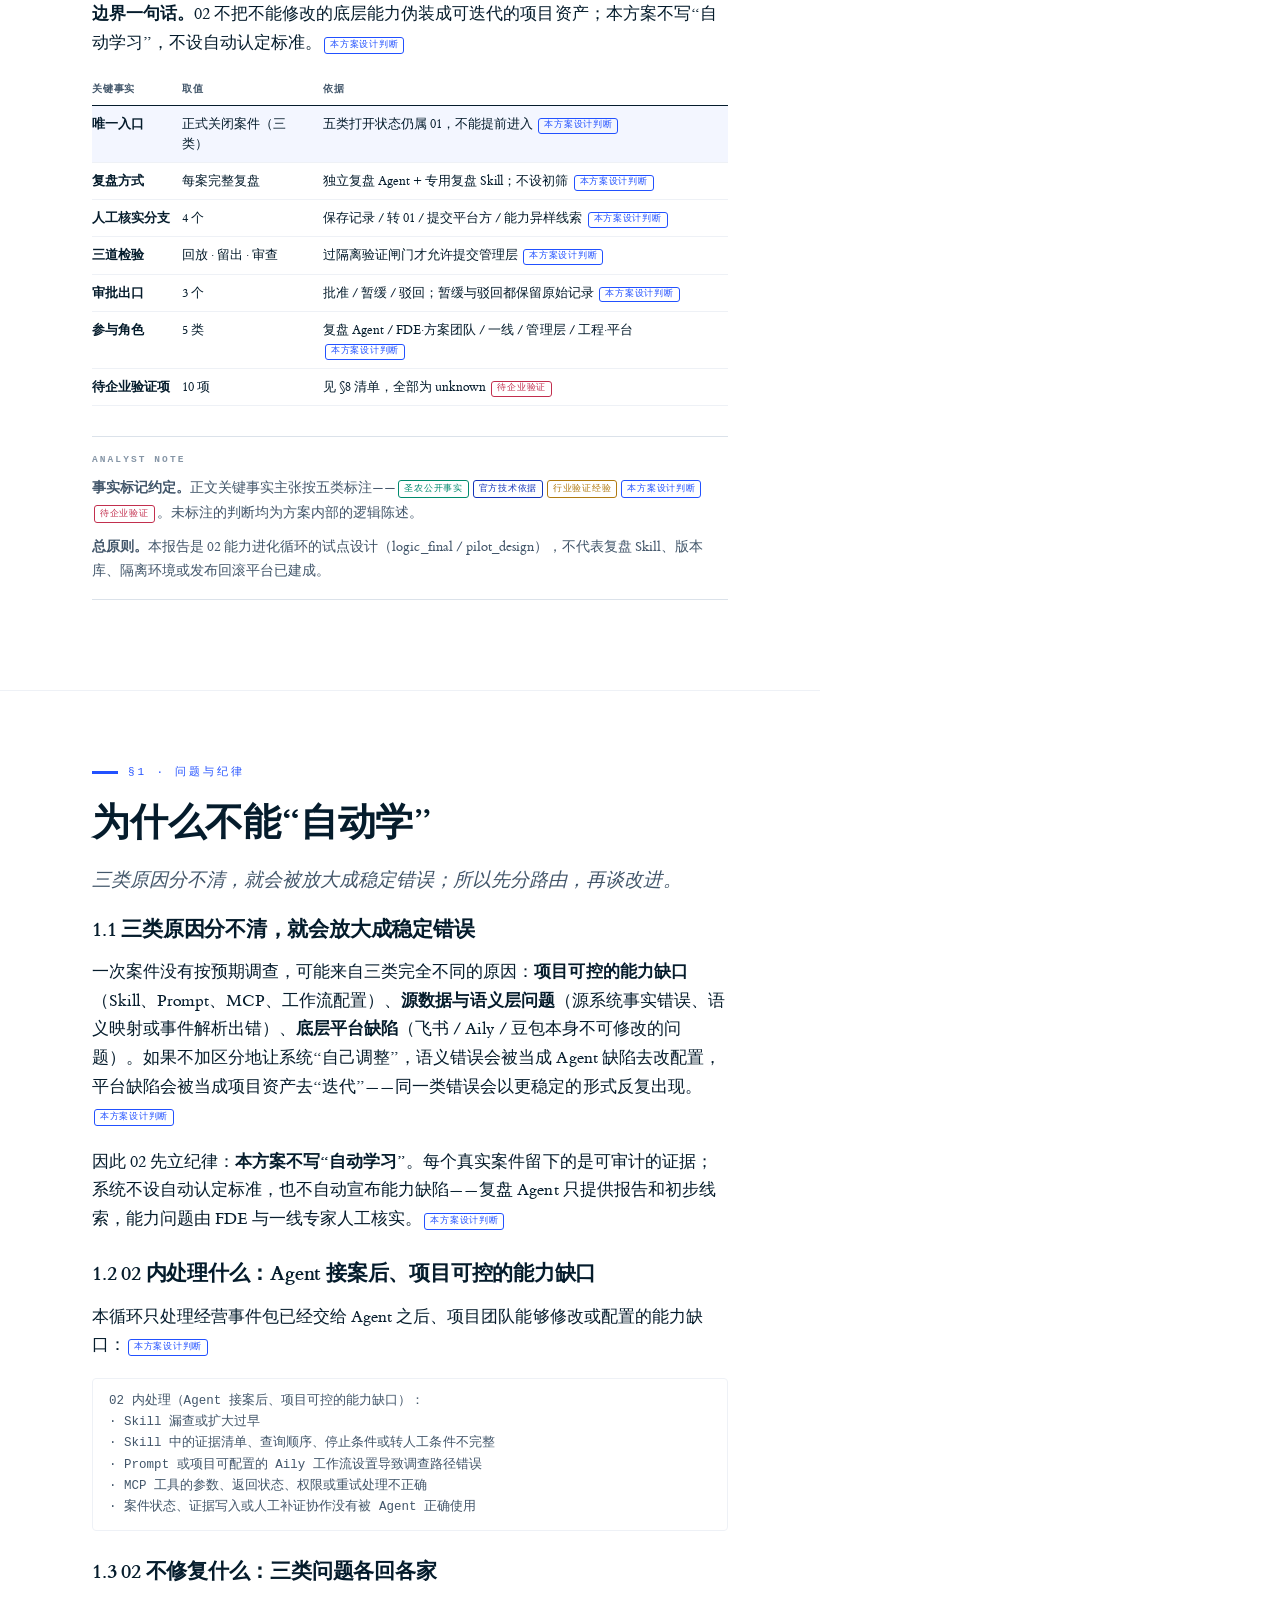
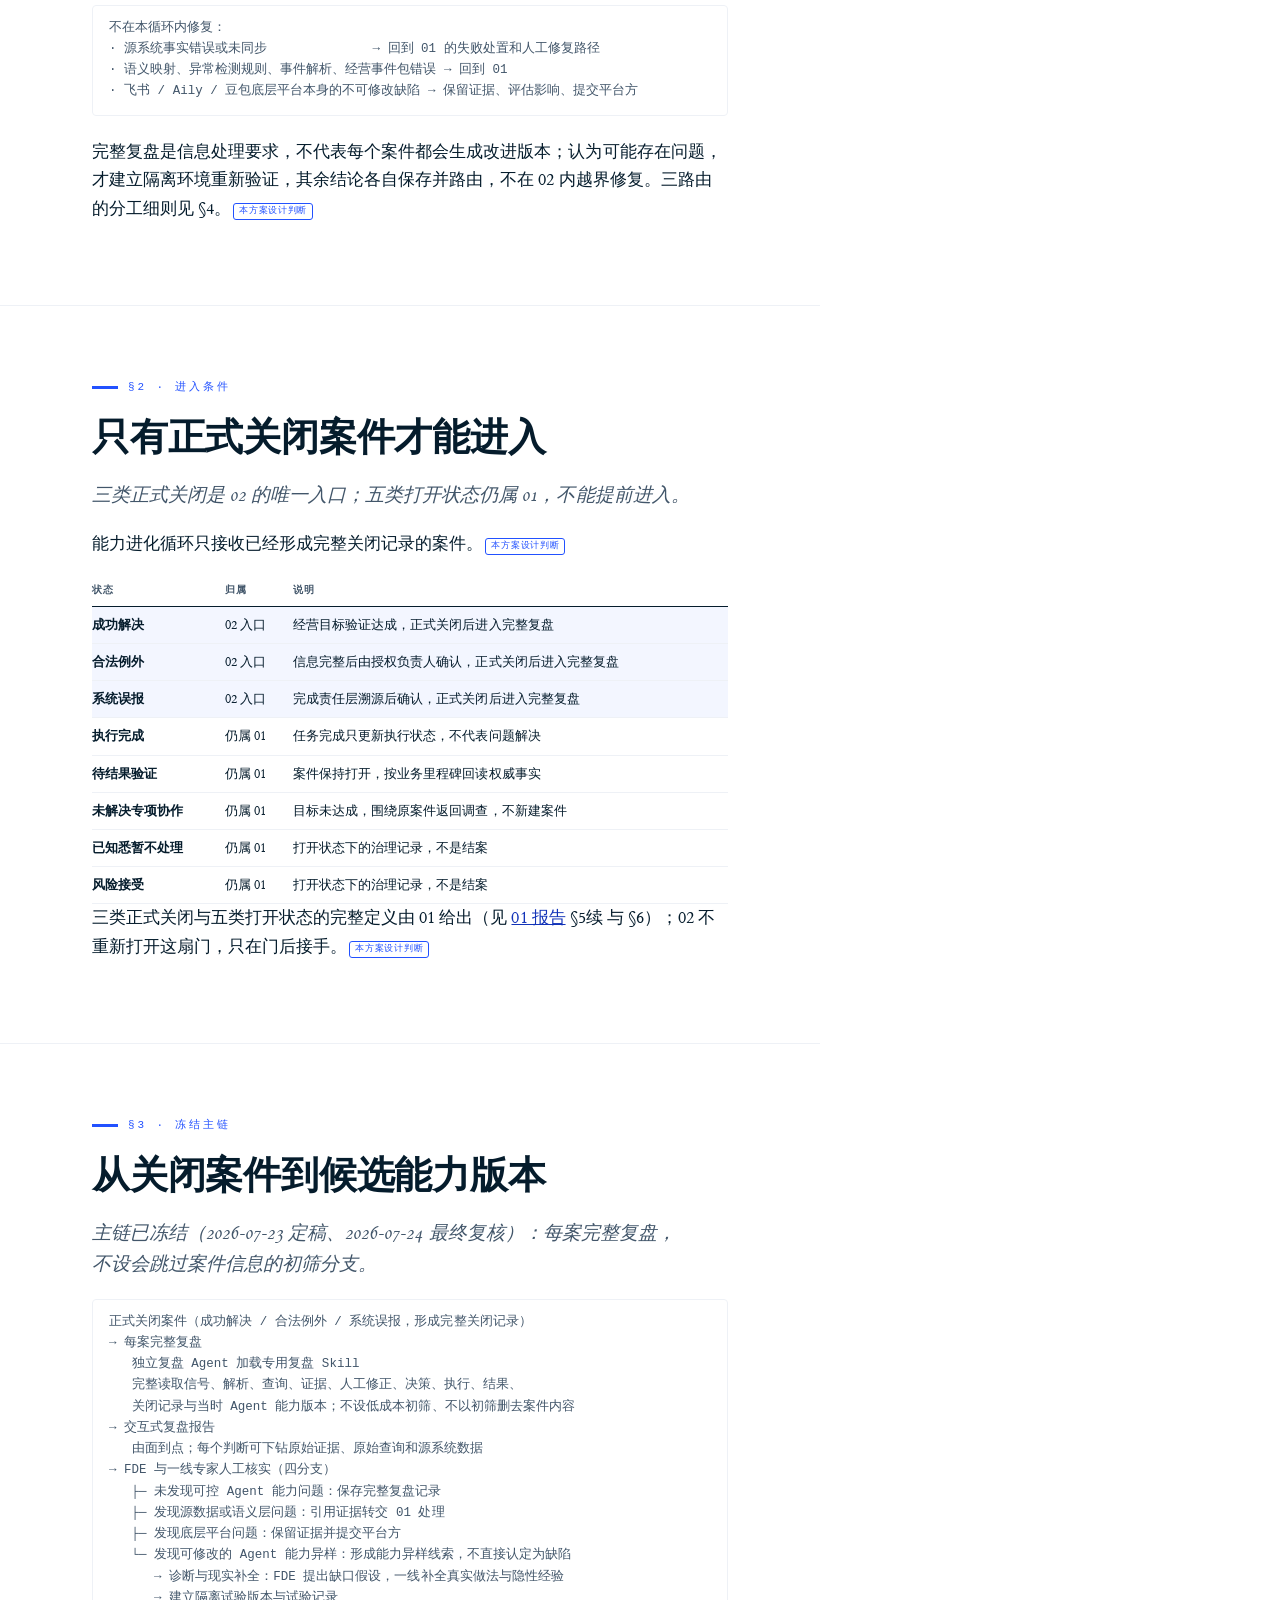
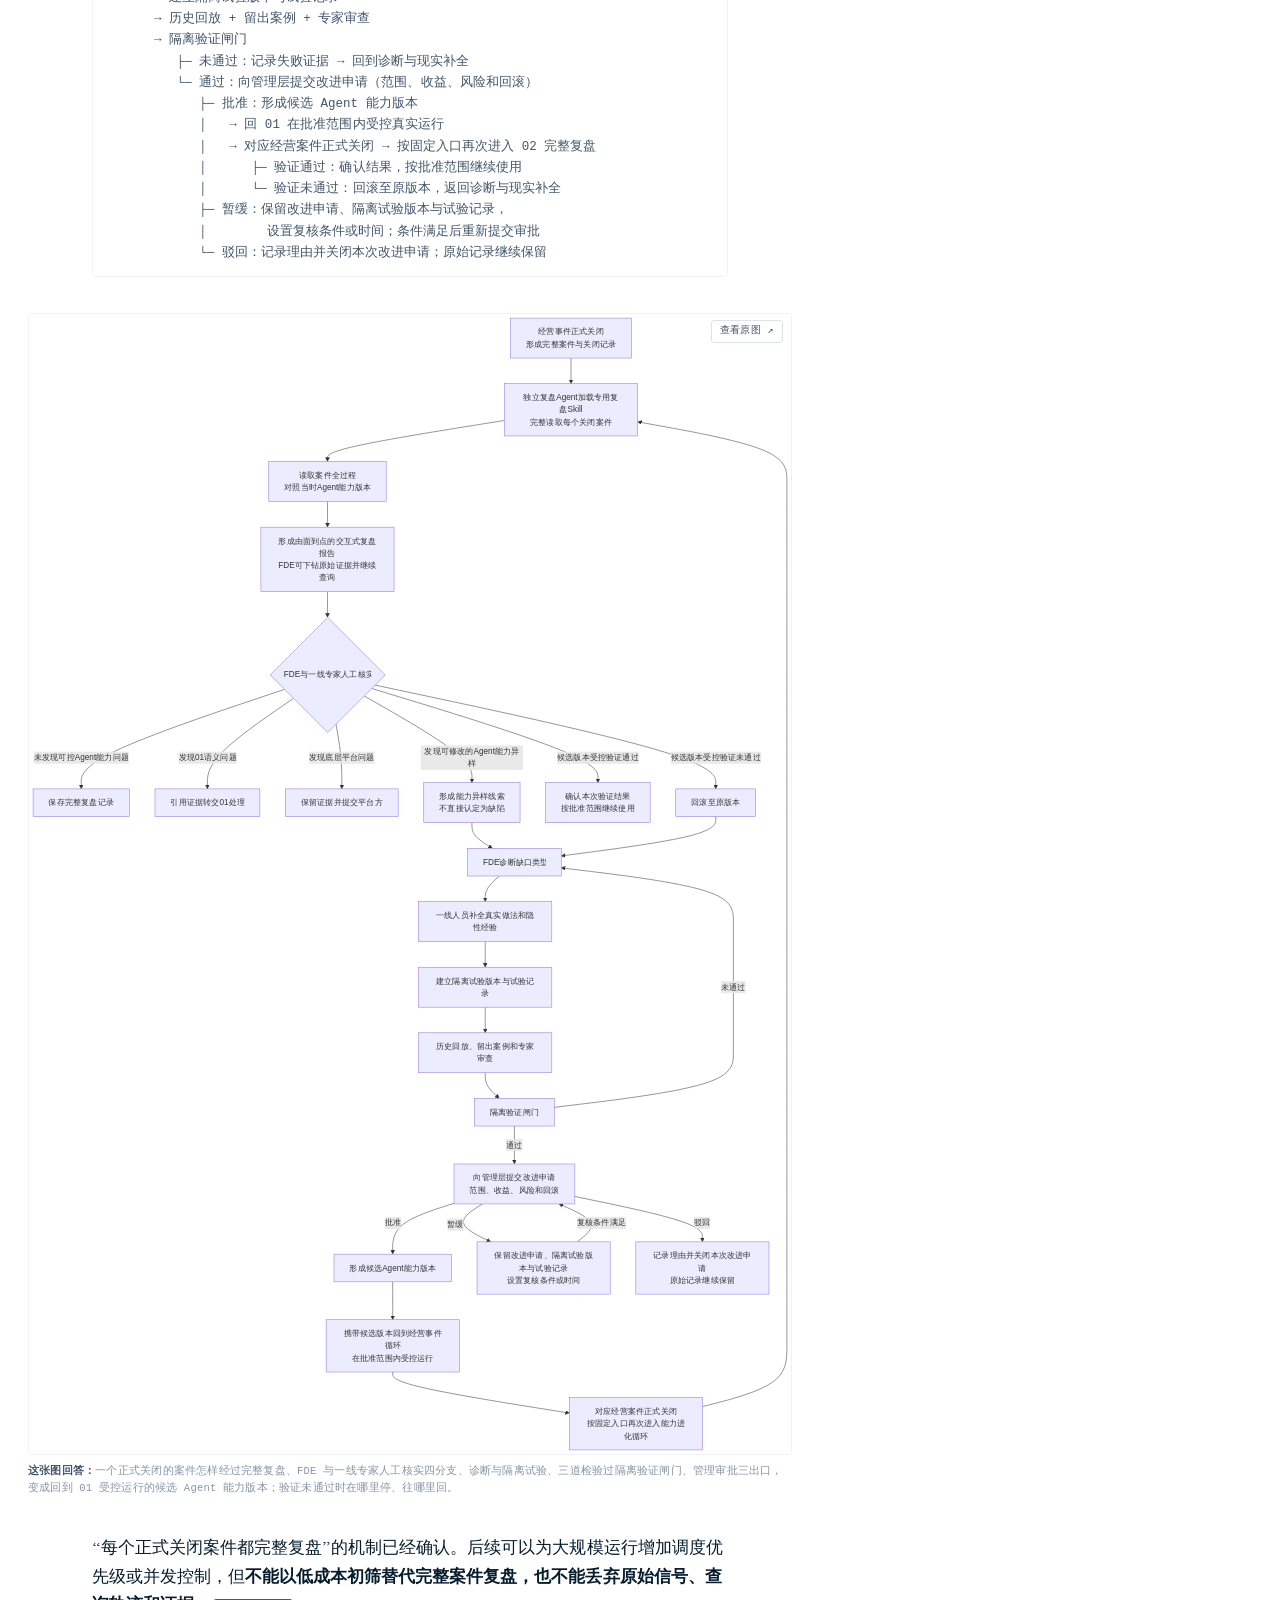
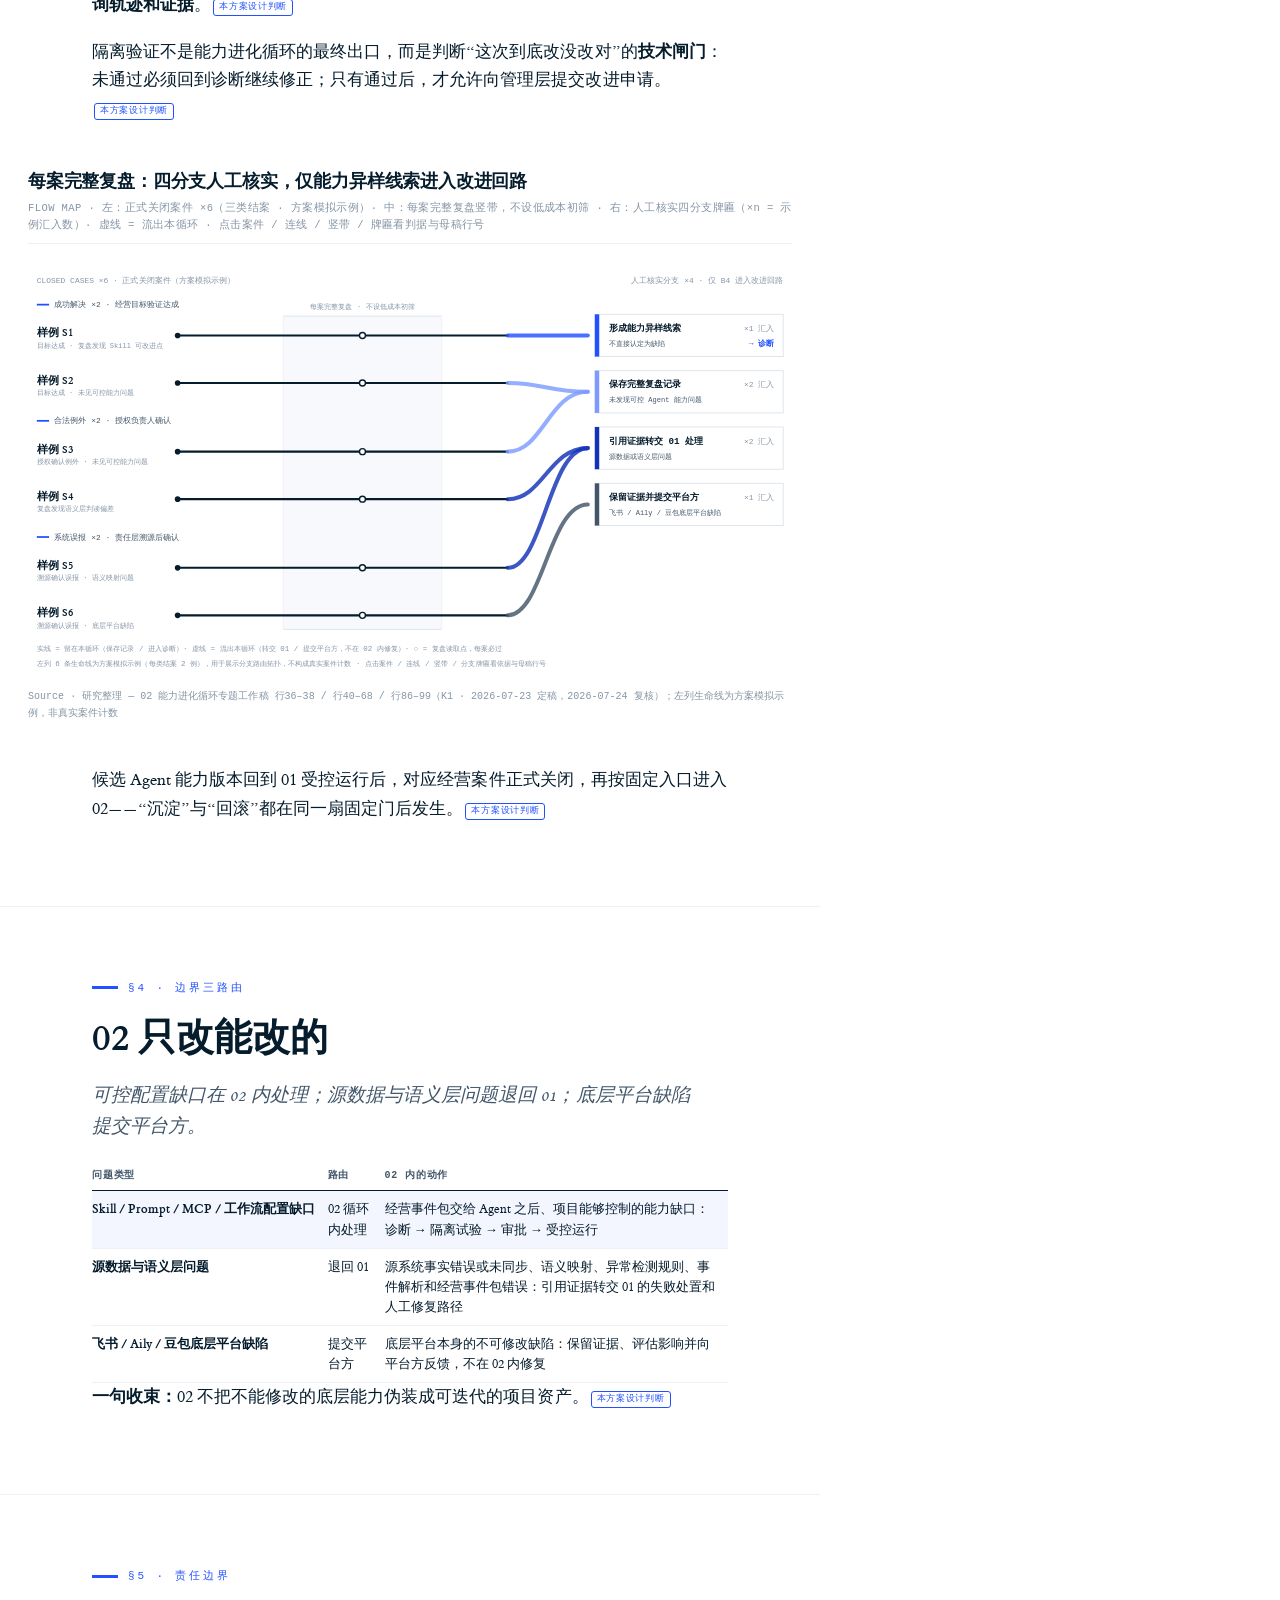
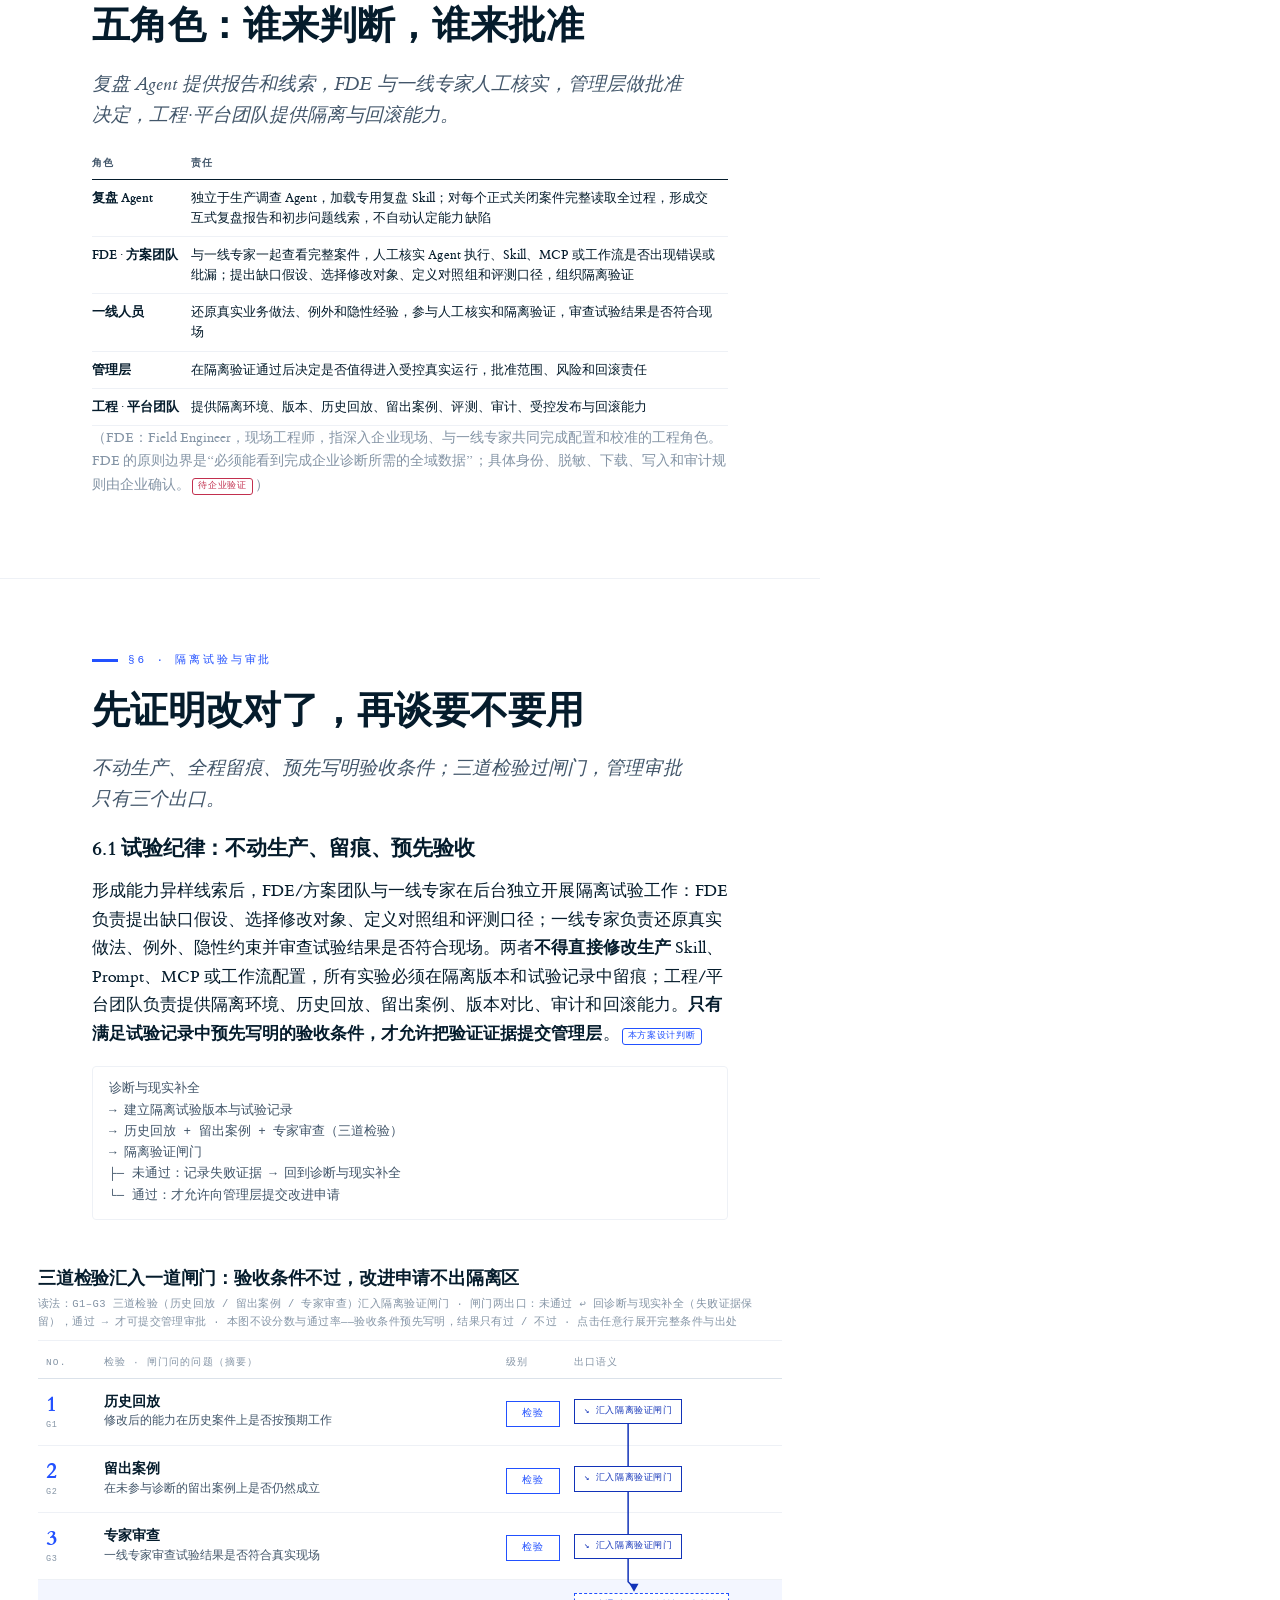
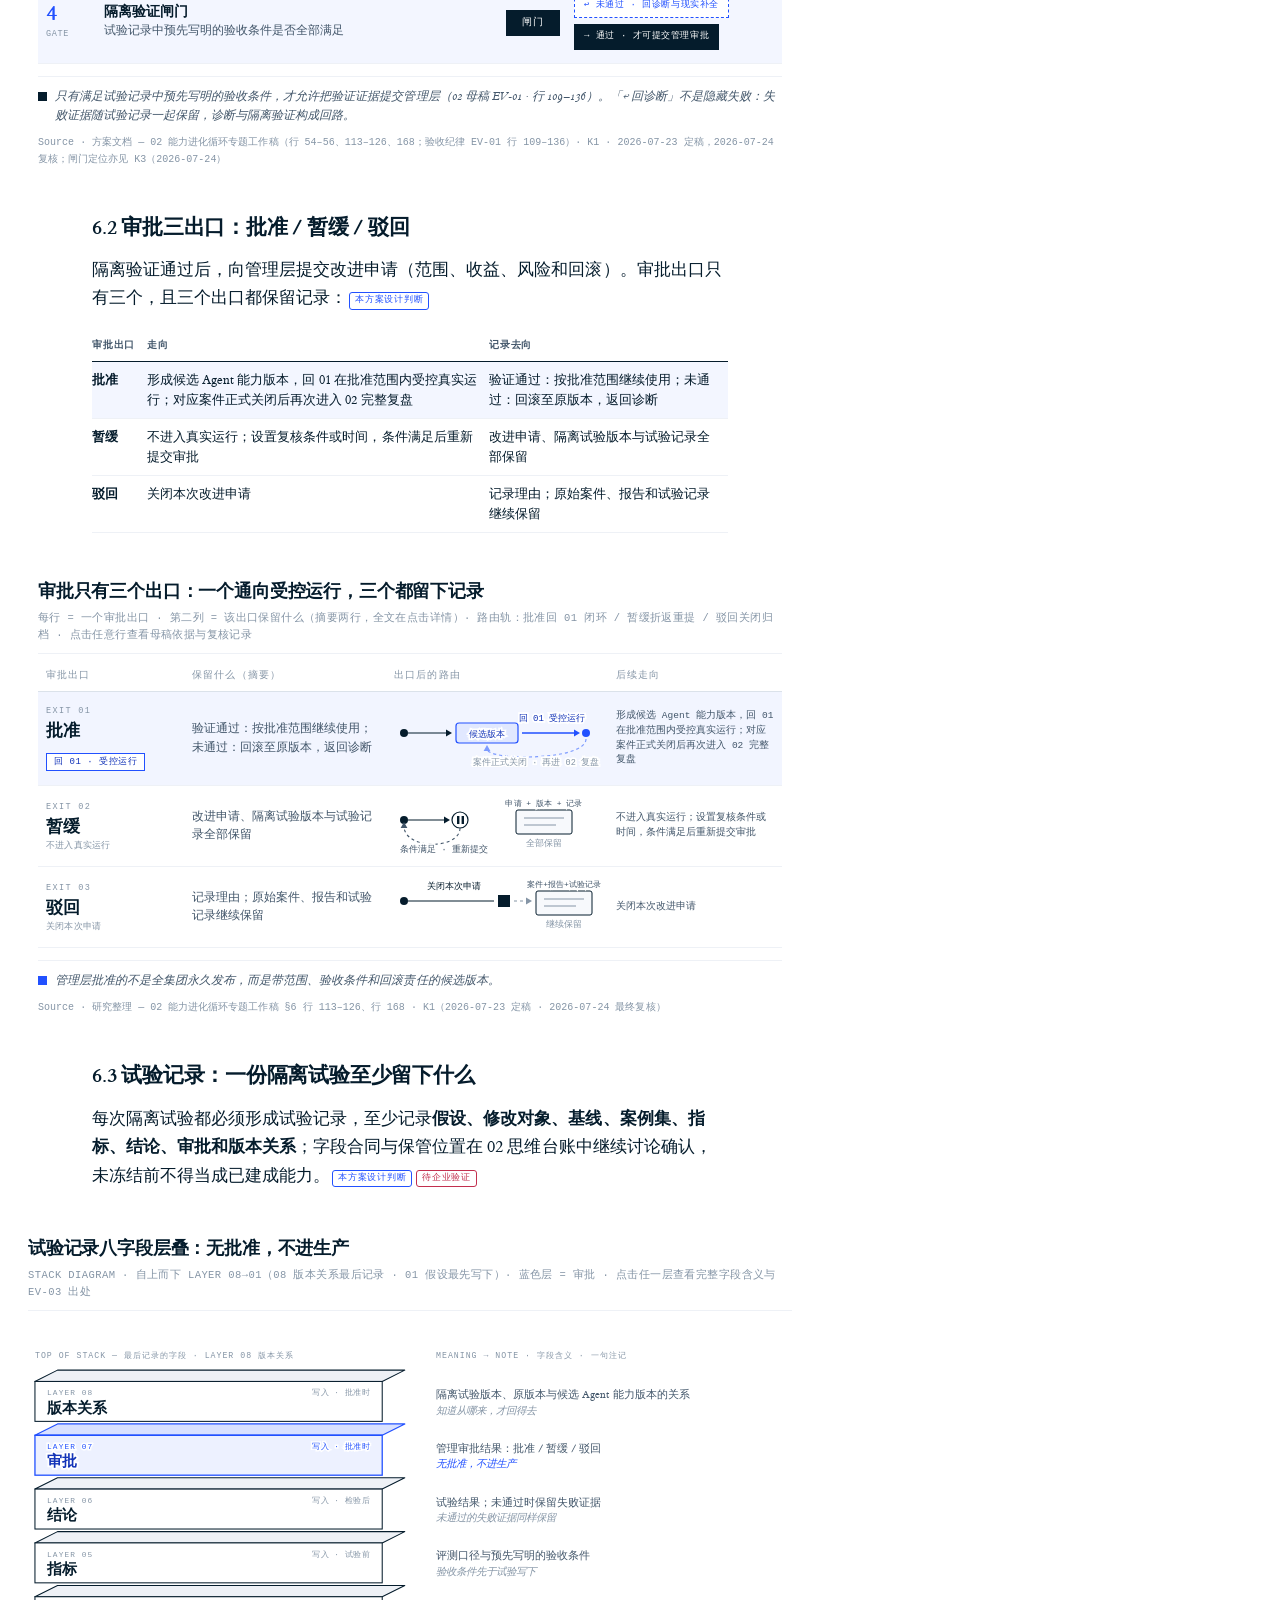
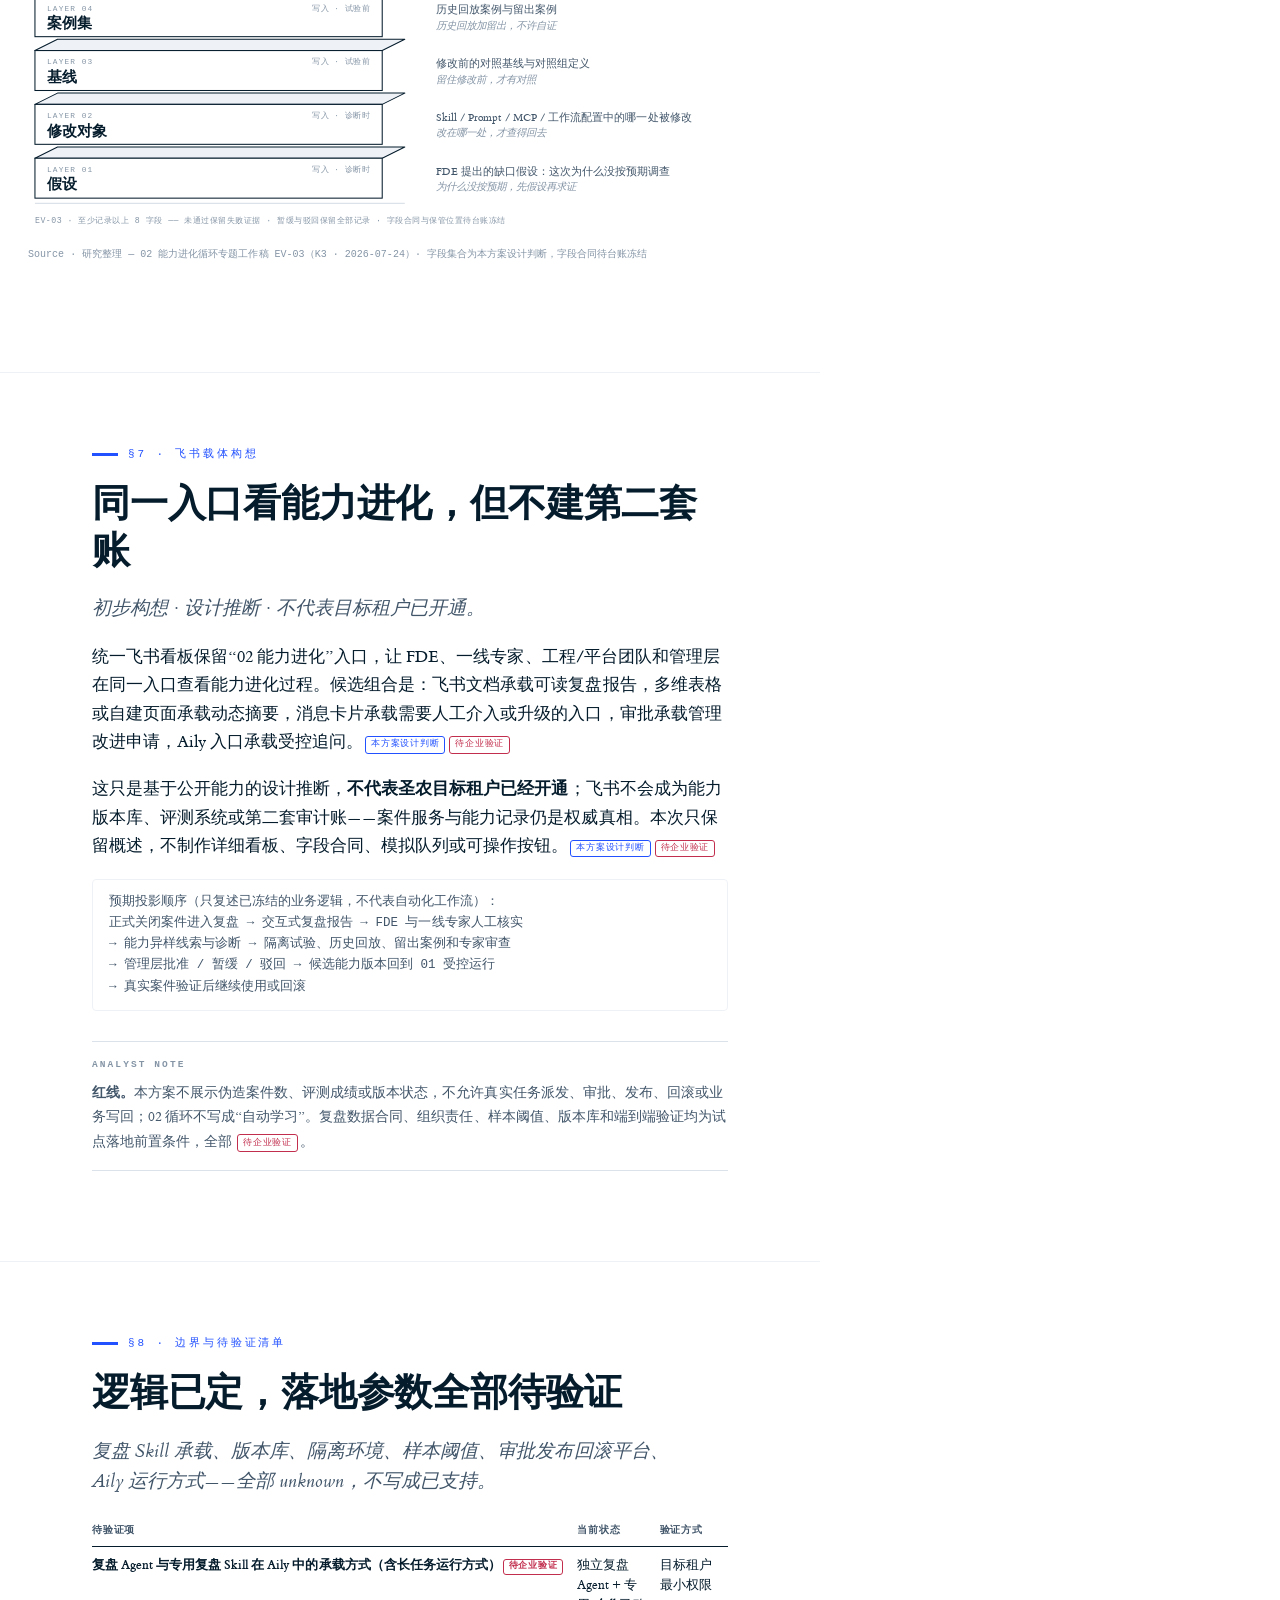
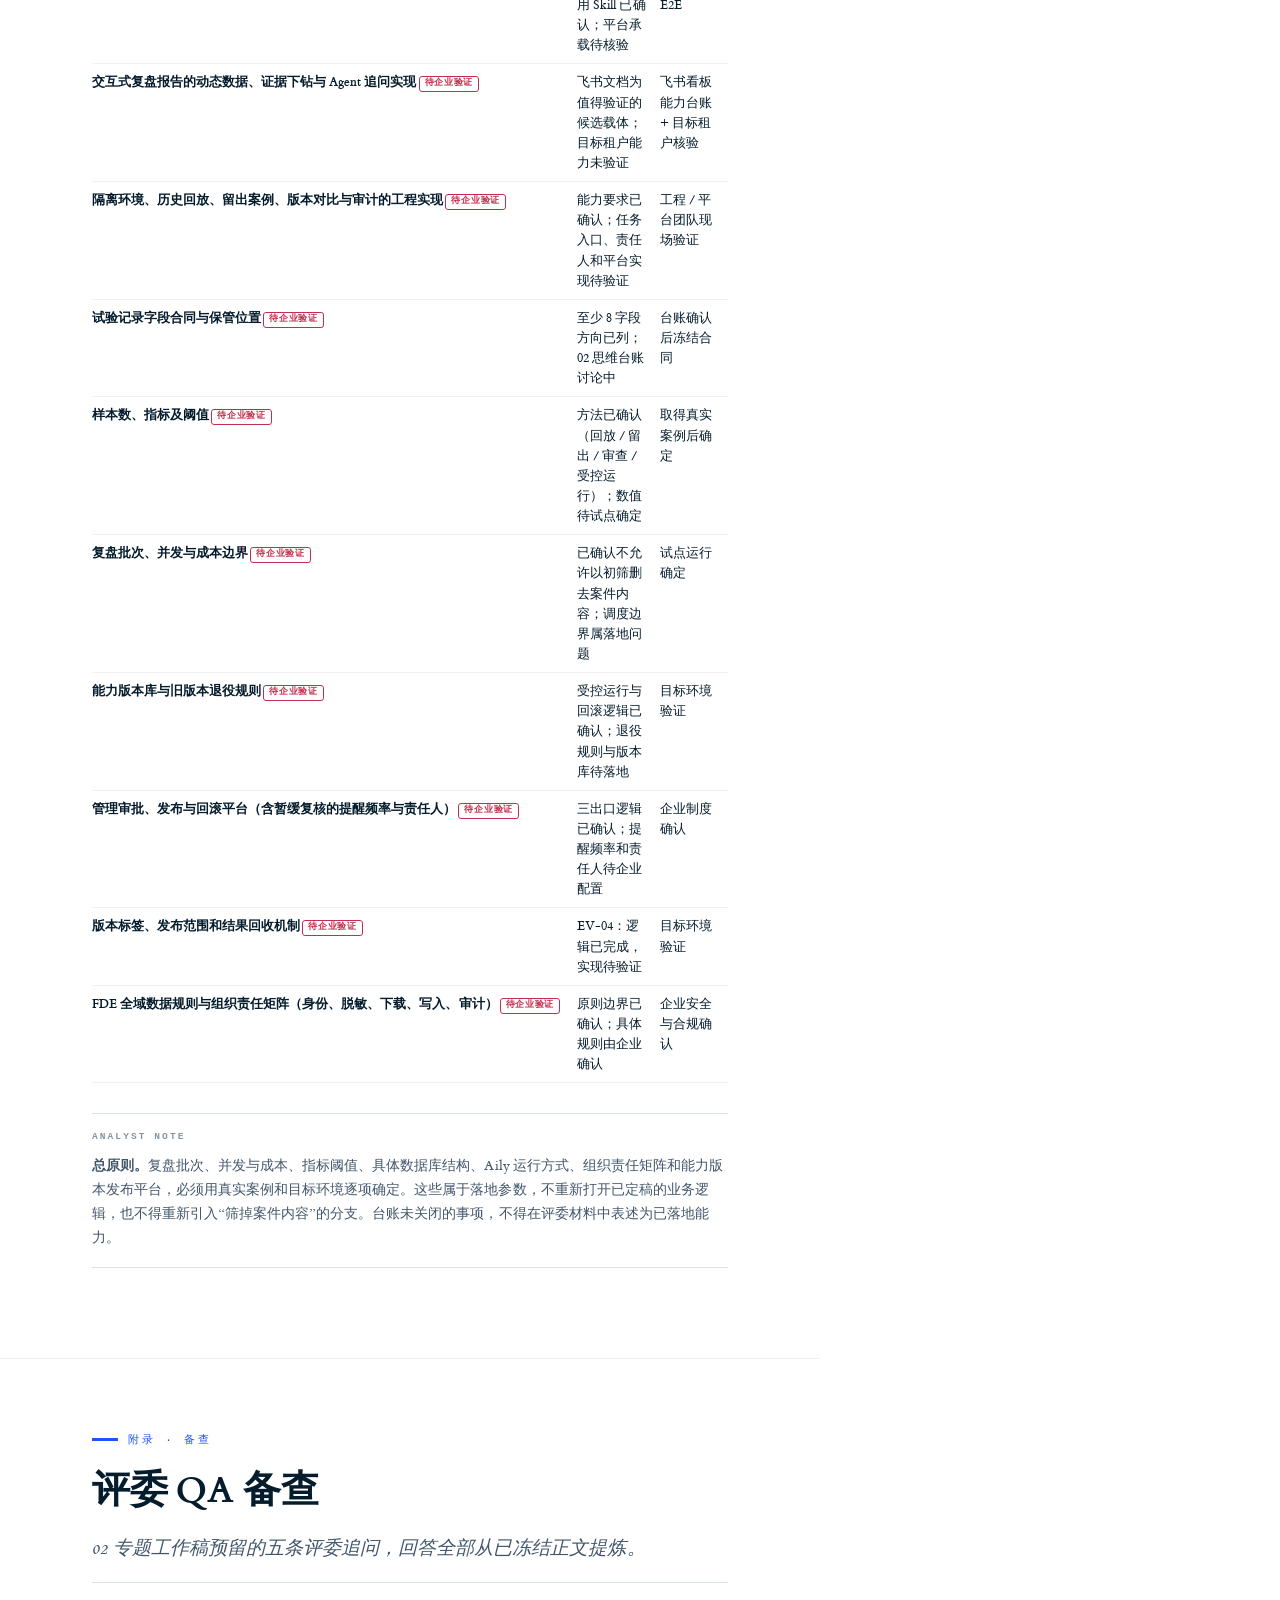
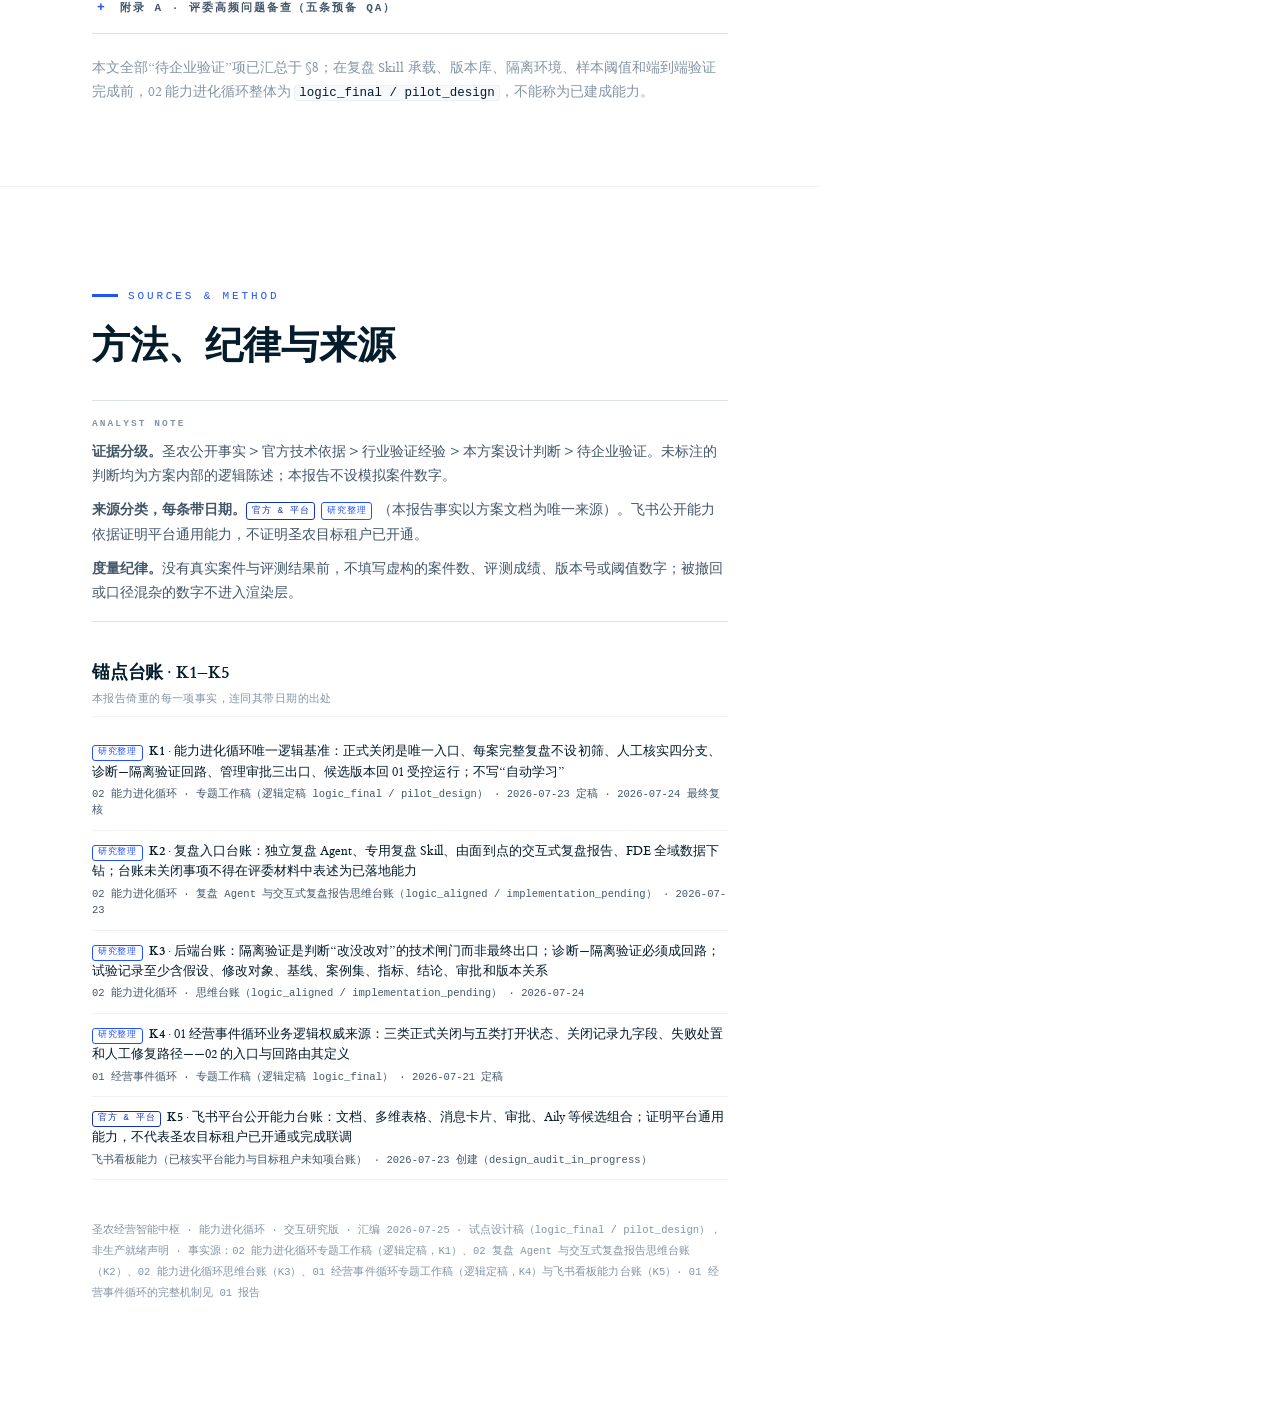
<file: report/02/index.html>
<!doctype html>
<html lang="zh-CN">
<head>
<meta charset="utf-8">
<meta name="viewport" content="width=device-width, initial-scale=1">
<title>圣农经营智能中枢 · 能力进化循环｜评委交互研究报告</title>
<meta name="description" content="一个真实经营案件正式关闭之后，Agent 接案后的可控能力如何经人工核实、隔离验证和管理审批变得更好——试点设计稿（logic_final / pilot_design）。">
<link rel="icon" href="data:image/svg+xml,%3Csvg%20xmlns='http://www.w3.org/2000/svg'%20viewBox='0%200%2064%2064'%3E%3Crect%20width='64'%20height='64'%20rx='12'%20fill='%23faf8f4'/%3E%3Crect%20x='9'%20y='12'%20width='46'%20height='36'%20rx='4'%20fill='none'%20stroke='%232251ff'%20stroke-width='4'/%3E%3Crect%20x='18'%20y='21'%20width='28'%20height='24'%20rx='3'%20fill='none'%20stroke='%232251ff'%20stroke-width='3'/%3E%3Crect%20x='27'%20y='28'%20width='12'%20height='12'%20rx='2'%20fill='%232251ff'/%3E%3C/svg%3E">
<link rel="stylesheet" href="css/fonts.css">
<link rel="stylesheet" href="css/style.css">
</head>
<body>
<div id="page-veil" aria-hidden="true"></div>


<nav class="loop-nav" aria-label="循环切换">
  <a href="../../">← 首页</a>
  <a href="../">01 经营事件循环</a>
  <a href="./" class="cur" aria-current="page">02 能力进化循环</a>
  <a href="../03/">03 业务扩域循环</a>
</nav>

<!-- ═══ 封面 · 三态画布（A 样本递归 / B 试验管爆炸 / C 蓝图） ═══ -->
<header id="cover">
  <canvas id="cover-canvas"></canvas>
  <canvas id="cover-canvas-x" style="display:none"></canvas>
  <canvas id="cover-canvas-w" style="display:none"></canvas>
  <div class="cover-inner">
    <p class="cover-kicker">圣农经营智能中枢 · 评委交互研究报告 · 02 能力进化循环</p>
    <h1 class="cover-title">让一次案件，<br><span class="cover-num">留下下一次能力</span></h1>
    <p class="cover-sub">能力进化循环：从正式关闭到候选 Agent 能力版本的责任闭环设计</p>
    <p class="cover-lede">经营事件循环（01）解决“这一次问题怎么处理”；能力进化循环（02）只回答另一个问题——为什么 Agent 在这次案件中没有按预期调查，这次暴露出的 Skill、Prompt、MCP 或工作流缺口，怎样经过人和机器共同验证，变成可复用的 Agent 能力。价格试点阶段每个正式关闭案件都完整复盘，不设会跳过案件信息的初筛；系统不设自动认定标准，本方案不写成“自动学习”。能力问题由 FDE 与一线专家人工核实，先在隔离环境用历史回放、留出案例和专家审查证明“改对了”，管理层再决定是否进入受控真实运行；验证未通过则回滚并返回诊断。02 只改进项目能够控制的能力配置；源数据与语义层问题退回 01，底层平台缺陷保留证据提交平台方——不把不能修改的底层能力伪装成可迭代的项目资产。</p>
    <div class="cover-chips">
      <button class="chip" data-goto="#sec-exec">§0 摘要</button>
      <button class="chip" data-goto="#sec-why">§1 为何不能自动学</button>
      <button class="chip" data-goto="#sec-entry">§2 进入条件</button>
      <button class="chip" data-goto="#sec-chain">§3 冻结主链</button>
      <button class="chip" data-goto="#sec-routes">§4 边界三路由</button>
      <button class="chip" data-goto="#sec-roles">§5 五角色</button>
      <button class="chip" data-goto="#sec-trial">§6 试验与审批</button>
      <button class="chip" data-goto="#sec-feishu">§7 飞书载体构想</button>
      <button class="chip" data-goto="#sec-boundary">§8 待验证清单</button>
      <button class="chip" data-goto="#sec-appendix">附录A 评委 QA</button>
      <button class="chip" data-goto="#sec-sources">Sources</button>
    </div>
    <p class="cover-anchor">证据分级：圣农公开事实 &gt; 官方技术依据 &gt; 行业验证经验 &gt; 本方案设计判断 &gt; 待企业验证 · 本报告不设模拟案件数字、评测成绩或版本状态 · 试点设计稿（logic_final / pilot_design），非生产就绪声明</p>
    <div class="cover-mode" id="cover-mode" aria-label="封面视觉变体">
      <button data-mode="rec" class="on">A · 样本递归</button>
      <button data-mode="x">B · 试验管爆炸</button>
      <button data-mode="w">C · 蓝图</button>
    </div>
    <div class="scroll-hint"><span></span>SCROLL</div>
  </div>
</header>

<main>

<!-- ═══ §0 摘要 ═══ -->
<section id="sec-exec" class="band" data-win="win-review">
  <div class="prose">
    <p class="sec-no">§0 · 卷首摘要</p>
    <h2>一次关闭 ≠ 已经“学会”</h2>
    <p class="dek">02 只解决 Agent 接案后的可控能力改进：缺口经人工核实、隔离验证和管理审批，才变成可复用能力。</p>
    <p><b>回答什么问题。</b>01 经营事件循环解决“这一次问题怎么处理”，并承担成案前语义问题的在线处置——01 的完整机制见 <a href="../">01 报告</a>。02 能力进化循环只解决 Agent 接案后的可控能力改进：<b>为什么 Agent 在这次案件中没有按预期调查？这次暴露出的 Skill、Prompt、MCP 或工作流缺口，怎样经过人和机器共同验证，变成可复用的 Agent 能力？</b><span class="fact-tag ft-design">本方案设计判断</span></p>
    <p><b>进入条件。</b>02 只接收已经形成完整关闭记录的案件：成功解决、合法例外、系统误报三类正式关闭；执行完成、待结果验证、未解决专项协作、已知悉暂不处理、风险接受五类打开状态仍属 01，不能提前进入。<span class="fact-tag ft-design">本方案设计判断</span></p>
    <p><b>主链一句话。</b>每个正式关闭案件都完整复盘 → 交互式复盘报告 → FDE 与一线专家人工核实（四分支）→ 诊断与现实补全 → 隔离试验与三道检验 → 隔离验证闸门 → 管理审批（批准 / 暂缓 / 驳回）→ 候选 Agent 能力版本回 01 受控运行 → 案件关闭后再进 02 → 沉淀继续使用或回滚返回诊断。<span class="fact-tag ft-design">本方案设计判断</span></p>
    <p><b>边界一句话。</b>02 不把不能修改的底层能力伪装成可迭代的项目资产；本方案不写“自动学习”，不设自动认定标准。<span class="fact-tag ft-design">本方案设计判断</span></p>
    <table class="dt">
      <thead><tr><th>关键事实</th><th>取值</th><th>依据</th></tr></thead>
      <tbody>
        <tr class="hl"><td class="k">唯一入口</td><td>正式关闭案件（三类）</td><td>五类打开状态仍属 01，不能提前进入 <span class="fact-tag ft-design">本方案设计判断</span></td></tr>
        <tr><td class="k">复盘方式</td><td>每案完整复盘</td><td>独立复盘 Agent + 专用复盘 Skill；不设初筛 <span class="fact-tag ft-design">本方案设计判断</span></td></tr>
        <tr><td class="k">人工核实分支</td><td>4 个</td><td>保存记录 / 转 01 / 提交平台方 / 能力异样线索 <span class="fact-tag ft-design">本方案设计判断</span></td></tr>
        <tr><td class="k">三道检验</td><td>回放 · 留出 · 审查</td><td>过隔离验证闸门才允许提交管理层 <span class="fact-tag ft-design">本方案设计判断</span></td></tr>
        <tr><td class="k">审批出口</td><td>3 个</td><td>批准 / 暂缓 / 驳回；暂缓与驳回都保留原始记录 <span class="fact-tag ft-design">本方案设计判断</span></td></tr>
        <tr><td class="k">参与角色</td><td>5 类</td><td>复盘 Agent / FDE·方案团队 / 一线 / 管理层 / 工程·平台 <span class="fact-tag ft-design">本方案设计判断</span></td></tr>
        <tr><td class="k">待企业验证项</td><td>10 项</td><td>见 §8 清单，全部为 unknown <span class="fact-tag ft-unknown">待企业验证</span></td></tr>
      </tbody>
    </table>
    <div class="note-box">
      <p><b>事实标记约定。</b>正文关键事实主张按五类标注——<span class="fact-tag ft-public">圣农公开事实</span><span class="fact-tag ft-official">官方技术依据</span><span class="fact-tag ft-industry">行业验证经验</span><span class="fact-tag ft-design">本方案设计判断</span><span class="fact-tag ft-unknown">待企业验证</span>。未标注的判断均为方案内部的逻辑陈述。</p>
      <p><b>总原则。</b>本报告是 02 能力进化循环的试点设计（logic_final / pilot_design），不代表复盘 Skill、版本库、隔离环境或发布回滚平台已建成。</p>
    </div>
  </div>
</section>

<!-- ═══ §1 为什么不能自动学 ═══ -->
<section id="sec-why" class="band" data-win="win-review">
  <div class="prose">
    <p class="sec-no">§1 · 问题与纪律</p>
    <h2>为什么不能“自动学”</h2>
    <p class="dek">三类原因分不清，就会被放大成稳定错误；所以先分路由，再谈改进。</p>

    <h3>1.1 三类原因分不清，就会放大成稳定错误</h3>
    <p>一次案件没有按预期调查，可能来自三类完全不同的原因：<b>项目可控的能力缺口</b>（Skill、Prompt、MCP、工作流配置）、<b>源数据与语义层问题</b>（源系统事实错误、语义映射或事件解析出错）、<b>底层平台缺陷</b>（飞书 / Aily / 豆包本身不可修改的问题）。如果不加区分地让系统“自己调整”，语义错误会被当成 Agent 缺陷去改配置，平台缺陷会被当成项目资产去“迭代”——同一类错误会以更稳定的形式反复出现。<span class="fact-tag ft-design">本方案设计判断</span></p>
    <p>因此 02 先立纪律：<b>本方案不写“自动学习”</b>。每个真实案件留下的是可审计的证据；系统不设自动认定标准，也不自动宣布能力缺陷——复盘 Agent 只提供报告和初步线索，能力问题由 FDE 与一线专家人工核实。<span class="fact-tag ft-design">本方案设计判断</span></p>

    <h3 class="sub-h">1.2 02 内处理什么：Agent 接案后、项目可控的能力缺口</h3>
    <p>本循环只处理经营事件包已经交给 Agent 之后、项目团队能够修改或配置的能力缺口：<span class="fact-tag ft-design">本方案设计判断</span></p>
    <pre>02 内处理（Agent 接案后、项目可控的能力缺口）：
· Skill 漏查或扩大过早
· Skill 中的证据清单、查询顺序、停止条件或转人工条件不完整
· Prompt 或项目可配置的 Aily 工作流设置导致调查路径错误
· MCP 工具的参数、返回状态、权限或重试处理不正确
· 案件状态、证据写入或人工补证协作没有被 Agent 正确使用</pre>

    <h3 class="sub-h">1.3 02 不修复什么：三类问题各回各家</h3>
    <pre>不在本循环内修复：
· 源系统事实错误或未同步              → 回到 01 的失败处置和人工修复路径
· 语义映射、异常检测规则、事件解析、经营事件包错误 → 回到 01
· 飞书 / Aily / 豆包底层平台本身的不可修改缺陷 → 保留证据、评估影响、提交平台方</pre>
    <p>完整复盘是信息处理要求，不代表每个案件都会生成改进版本；认为可能存在问题，才建立隔离环境重新验证，其余结论各自保存并路由，不在 02 内越界修复。三路由的分工细则见 §4。<span class="fact-tag ft-design">本方案设计判断</span></p>
  </div>
</section>

<!-- ═══ §2 进入条件 ═══ -->
<section id="sec-entry" class="band" data-win="win-review">
  <div class="prose">
    <p class="sec-no">§2 · 进入条件</p>
    <h2>只有正式关闭案件才能进入</h2>
    <p class="dek">三类正式关闭是 02 的唯一入口；五类打开状态仍属 01，不能提前进入。</p>
    <p>能力进化循环只接收已经形成完整关闭记录的案件。<span class="fact-tag ft-design">本方案设计判断</span></p>
    <table class="dt">
      <thead><tr><th>状态</th><th>归属</th><th>说明</th></tr></thead>
      <tbody>
        <tr class="hl"><td class="k">成功解决</td><td>02 入口</td><td>经营目标验证达成，正式关闭后进入完整复盘</td></tr>
        <tr class="hl"><td class="k">合法例外</td><td>02 入口</td><td>信息完整后由授权负责人确认，正式关闭后进入完整复盘</td></tr>
        <tr class="hl"><td class="k">系统误报</td><td>02 入口</td><td>完成责任层溯源后确认，正式关闭后进入完整复盘</td></tr>
        <tr><td class="k">执行完成</td><td>仍属 01</td><td>任务完成只更新执行状态，不代表问题解决</td></tr>
        <tr><td class="k">待结果验证</td><td>仍属 01</td><td>案件保持打开，按业务里程碑回读权威事实</td></tr>
        <tr><td class="k">未解决专项协作</td><td>仍属 01</td><td>目标未达成，围绕原案件返回调查，不新建案件</td></tr>
        <tr><td class="k">已知悉暂不处理</td><td>仍属 01</td><td>打开状态下的治理记录，不是结案</td></tr>
        <tr><td class="k">风险接受</td><td>仍属 01</td><td>打开状态下的治理记录，不是结案</td></tr>
      </tbody>
    </table>
    <p>三类正式关闭与五类打开状态的完整定义由 01 给出（见 <a href="../">01 报告</a> §5续 与 §6）；02 不重新打开这扇门，只在门后接手。<span class="fact-tag ft-design">本方案设计判断</span></p>
  </div>
</section>

<!-- ═══ §3 冻结主链 ═══ -->
<section id="sec-chain" class="band" data-win="win-review">
  <div class="prose">
    <p class="sec-no">§3 · 冻结主链</p>
    <h2>从关闭案件到候选能力版本</h2>
    <p class="dek">主链已冻结（2026-07-23 定稿、2026-07-24 最终复核）：每案完整复盘，不设会跳过案件信息的初筛分支。</p>
    <pre>正式关闭案件（成功解决 / 合法例外 / 系统误报，形成完整关闭记录）
→ 每案完整复盘
   独立复盘 Agent 加载专用复盘 Skill
   完整读取信号、解析、查询、证据、人工修正、决策、执行、结果、
   关闭记录与当时 Agent 能力版本；不设低成本初筛、不以初筛删去案件内容
→ 交互式复盘报告
   由面到点；每个判断可下钻原始证据、原始查询和源系统数据
→ FDE 与一线专家人工核实（四分支）
   ├─ 未发现可控 Agent 能力问题：保存完整复盘记录
   ├─ 发现源数据或语义层问题：引用证据转交 01 处理
   ├─ 发现底层平台问题：保留证据并提交平台方
   └─ 发现可修改的 Agent 能力异样：形成能力异样线索，不直接认定为缺陷
      → 诊断与现实补全：FDE 提出缺口假设，一线补全真实做法与隐性经验
      → 建立隔离试验版本与试验记录
      → 历史回放 + 留出案例 + 专家审查
      → 隔离验证闸门
         ├─ 未通过：记录失败证据 → 回到诊断与现实补全
         └─ 通过：向管理层提交改进申请（范围、收益、风险和回滚）
            ├─ 批准：形成候选 Agent 能力版本
            │   → 回 01 在批准范围内受控真实运行
            │   → 对应经营案件正式关闭 → 按固定入口再次进入 02 完整复盘
            │      ├─ 验证通过：确认结果，按批准范围继续使用
            │      └─ 验证未通过：回滚至原版本，返回诊断与现实补全
            ├─ 暂缓：保留改进申请、隔离试验版本与试验记录，
            │        设置复核条件或时间；条件满足后重新提交审批
            └─ 驳回：记录理由并关闭本次改进申请；原始记录继续保留</pre>
  </div>
  <div class="wide xl">
    <figure class="fig">
      <a class="fig-open" href="assets/02_能力进化循环_逻辑骨架.svg" target="_blank" rel="noopener">查看原图 ↗</a>
      <img src="assets/02_能力进化循环_逻辑骨架.svg" alt="能力进化循环逻辑骨架图" loading="lazy">
      <figcaption><b>这张图回答：</b>一个正式关闭的案件怎样经过完整复盘、FDE 与一线专家人工核实四分支、诊断与隔离试验、三道检验过隔离验证闸门、管理审批三出口，变成回到 01 受控运行的候选 Agent 能力版本；验证未通过时在哪里停、往哪里回。</figcaption>
    </figure>
  </div>
  <div class="prose">
    <p>“每个正式关闭案件都完整复盘”的机制已经确认。后续可以为大规模运行增加调度优先级或并发控制，但<b>不能以低成本初筛替代完整案件复盘，也不能丢弃原始信号、查询轨迹和证据</b>。<span class="fact-tag ft-design">本方案设计判断</span></p>
    <p>隔离验证不是能力进化循环的最终出口，而是判断“这次到底改没改对”的<b>技术闸门</b>：未通过必须回到诊断继续修正；只有通过后，才允许向管理层提交改进申请。<span class="fact-tag ft-design">本方案设计判断</span></p>
  </div>
  <!-- 关闭案件四分支命运流（case-destiny.js） -->
  <div class="wide xl"><div id="destiny-chart" class="chart-frame"></div></div>
  <div class="prose">
    <p>候选 Agent 能力版本回到 01 受控运行后，对应经营案件正式关闭，再按固定入口进入 02——“沉淀”与“回滚”都在同一扇固定门后发生。<span class="fact-tag ft-design">本方案设计判断</span></p>
  </div>
</section>

<!-- ═══ §4 边界三路由 ═══ -->
<section id="sec-routes" class="band" data-win="win-diagnose">
  <div class="prose">
    <p class="sec-no">§4 · 边界三路由</p>
    <h2>02 只改能改的</h2>
    <p class="dek">可控配置缺口在 02 内处理；源数据与语义层问题退回 01；底层平台缺陷提交平台方。</p>
    <table class="dt">
      <thead><tr><th>问题类型</th><th>路由</th><th>02 内的动作</th></tr></thead>
      <tbody>
        <tr class="hl"><td class="k">Skill / Prompt / MCP / 工作流配置缺口</td><td>02 循环内处理</td><td>经营事件包交给 Agent 之后、项目能够控制的能力缺口：诊断 → 隔离试验 → 审批 → 受控运行</td></tr>
        <tr><td class="k">源数据与语义层问题</td><td>退回 01</td><td>源系统事实错误或未同步、语义映射、异常检测规则、事件解析和经营事件包错误：引用证据转交 01 的失败处置和人工修复路径</td></tr>
        <tr><td class="k">飞书 / Aily / 豆包底层平台缺陷</td><td>提交平台方</td><td>底层平台本身的不可修改缺陷：保留证据、评估影响并向平台方反馈，不在 02 内修复</td></tr>
      </tbody>
    </table>
    <p><b>一句收束：</b>02 不把不能修改的底层能力伪装成可迭代的项目资产。<span class="fact-tag ft-design">本方案设计判断</span></p>
  </div>
</section>

<!-- ═══ §5 五角色 ═══ -->
<section id="sec-roles" class="band" data-win="win-diagnose">
  <div class="prose">
    <p class="sec-no">§5 · 责任边界</p>
    <h2>五角色：谁来判断，谁来批准</h2>
    <p class="dek">复盘 Agent 提供报告和线索，FDE 与一线专家人工核实，管理层做批准决定，工程·平台团队提供隔离与回滚能力。</p>
    <table class="dt">
      <thead><tr><th>角色</th><th>责任</th></tr></thead>
      <tbody>
        <tr><td class="k">复盘 Agent</td><td>独立于生产调查 Agent，加载专用复盘 Skill；对每个正式关闭案件完整读取全过程，形成交互式复盘报告和初步问题线索，不自动认定能力缺陷</td></tr>
        <tr><td class="k">FDE · 方案团队</td><td>与一线专家一起查看完整案件，人工核实 Agent 执行、Skill、MCP 或工作流是否出现错误或纰漏；提出缺口假设、选择修改对象、定义对照组和评测口径，组织隔离验证</td></tr>
        <tr><td class="k">一线人员</td><td>还原真实业务做法、例外和隐性经验，参与人工核实和隔离验证，审查试验结果是否符合现场</td></tr>
        <tr><td class="k">管理层</td><td>在隔离验证通过后决定是否值得进入受控真实运行，批准范围、风险和回滚责任</td></tr>
        <tr><td class="k">工程 · 平台团队</td><td>提供隔离环境、版本、历史回放、留出案例、评测、审计、受控发布与回滚能力</td></tr>
      </tbody>
    </table>
    <p class="muted">（FDE：Field Engineer，现场工程师，指深入企业现场、与一线专家共同完成配置和校准的工程角色。FDE 的原则边界是“必须能看到完成企业诊断所需的全域数据”；具体身份、脱敏、下载、写入和审计规则由企业确认。<span class="fact-tag ft-unknown">待企业验证</span>）</p>
  </div>
</section>

<!-- ═══ §6 隔离试验与审批 ═══ -->
<section id="sec-trial" class="band" data-win="win-approve">
  <div class="prose">
    <p class="sec-no">§6 · 隔离试验与审批</p>
    <h2>先证明改对了，再谈要不要用</h2>
    <p class="dek">不动生产、全程留痕、预先写明验收条件；三道检验过闸门，管理审批只有三个出口。</p>

    <h3>6.1 试验纪律：不动生产、留痕、预先验收</h3>
    <p>形成能力异样线索后，FDE/方案团队与一线专家在后台独立开展隔离试验工作：FDE 负责提出缺口假设、选择修改对象、定义对照组和评测口径；一线专家负责还原真实做法、例外、隐性约束并审查试验结果是否符合现场。两者<b>不得直接修改生产</b> Skill、Prompt、MCP 或工作流配置，所有实验必须在隔离版本和试验记录中留痕；工程/平台团队负责提供隔离环境、历史回放、留出案例、版本对比、审计和回滚能力。<b>只有满足试验记录中预先写明的验收条件，才允许把验证证据提交管理层</b>。<span class="fact-tag ft-design">本方案设计判断</span></p>
    <pre>诊断与现实补全
→ 建立隔离试验版本与试验记录
→ 历史回放 + 留出案例 + 专家审查（三道检验）
→ 隔离验证闸门
├─ 未通过：记录失败证据 → 回到诊断与现实补全
└─ 通过：才允许向管理层提交改进申请</pre>
  </div>
  <!-- 三道检验闸门梯（verify-gates.js） -->
  <div class="wide"><div id="gates-chart" class="chart-frame"></div></div>
  <div class="prose">
    <h3 class="sub-h">6.2 审批三出口：批准 / 暂缓 / 驳回</h3>
    <p>隔离验证通过后，向管理层提交改进申请（范围、收益、风险和回滚）。审批出口只有三个，且三个出口都保留记录：<span class="fact-tag ft-design">本方案设计判断</span></p>
    <table class="dt">
      <thead><tr><th>审批出口</th><th>走向</th><th>记录去向</th></tr></thead>
      <tbody>
        <tr class="hl"><td class="k">批准</td><td>形成候选 Agent 能力版本，回 01 在批准范围内受控真实运行；对应案件正式关闭后再次进入 02 完整复盘</td><td>验证通过：按批准范围继续使用；未通过：回滚至原版本，返回诊断</td></tr>
        <tr><td class="k">暂缓</td><td>不进入真实运行；设置复核条件或时间，条件满足后重新提交审批</td><td>改进申请、隔离试验版本与试验记录全部保留</td></tr>
        <tr><td class="k">驳回</td><td>关闭本次改进申请</td><td>记录理由；原始案件、报告和试验记录继续保留</td></tr>
      </tbody>
    </table>
  </div>
  <!-- 审批三出口（approval-exits.js） -->
  <div class="wide"><div id="approval-chart" class="chart-frame"></div></div>
  <div class="prose">
    <h3 class="sub-h">6.3 试验记录：一份隔离试验至少留下什么</h3>
    <p>每次隔离试验都必须形成试验记录，至少记录<b>假设、修改对象、基线、案例集、指标、结论、审批和版本关系</b>；字段合同与保管位置在 02 思维台账中继续讨论确认，未冻结前不得当成已建成能力。<span class="fact-tag ft-design">本方案设计判断</span><span class="fact-tag ft-unknown">待企业验证</span></p>
  </div>
  <!-- 试验记录层叠（trial-stack.js） -->
  <div class="wide xl"><div id="trial-chart" class="chart-frame"></div></div>
</section>

<!-- ═══ §7 飞书载体构想 ═══ -->
<section id="sec-feishu" class="band" data-win="win-deposit">
  <div class="prose">
    <p class="sec-no">§7 · 飞书载体构想</p>
    <h2>同一入口看能力进化，但不建第二套账</h2>
    <p class="dek">初步构想 · 设计推断 · 不代表目标租户已开通。</p>
    <p>统一飞书看板保留“02 能力进化”入口，让 FDE、一线专家、工程/平台团队和管理层在同一入口查看能力进化过程。候选组合是：飞书文档承载可读复盘报告，多维表格或自建页面承载动态摘要，消息卡片承载需要人工介入或升级的入口，审批承载管理改进申请，Aily 入口承载受控追问。<span class="fact-tag ft-design">本方案设计判断</span><span class="fact-tag ft-unknown">待企业验证</span></p>
    <p>这只是基于公开能力的设计推断，<b>不代表圣农目标租户已经开通</b>；飞书不会成为能力版本库、评测系统或第二套审计账——案件服务与能力记录仍是权威真相。本次只保留概述，不制作详细看板、字段合同、模拟队列或可操作按钮。<span class="fact-tag ft-design">本方案设计判断</span><span class="fact-tag ft-unknown">待企业验证</span></p>
    <pre>预期投影顺序（只复述已冻结的业务逻辑，不代表自动化工作流）：
正式关闭案件进入复盘 → 交互式复盘报告 → FDE 与一线专家人工核实
→ 能力异样线索与诊断 → 隔离试验、历史回放、留出案例和专家审查
→ 管理层批准 / 暂缓 / 驳回 → 候选能力版本回到 01 受控运行
→ 真实案件验证后继续使用或回滚</pre>
    <div class="note-box">
      <p><b>红线。</b>本方案不展示伪造案件数、评测成绩或版本状态，不允许真实任务派发、审批、发布、回滚或业务写回；02 循环不写成“自动学习”。复盘数据合同、组织责任、样本阈值、版本库和端到端验证均为试点落地前置条件，全部 <span class="fact-tag ft-unknown">待企业验证</span>。</p>
    </div>
  </div>
</section>

<!-- ═══ §8 边界与待验证清单 ═══ -->
<section id="sec-boundary" class="band" data-win="win-deposit">
  <div class="prose">
    <p class="sec-no">§8 · 边界与待验证清单</p>
    <h2>逻辑已定，落地参数全部待验证</h2>
    <p class="dek">复盘 Skill 承载、版本库、隔离环境、样本阈值、审批发布回滚平台、Aily 运行方式——全部 unknown，不写成已支持。</p>
    <table class="dt">
      <thead><tr><th>待验证项</th><th>当前状态</th><th>验证方式</th></tr></thead>
      <tbody>
        <tr><td class="k">复盘 Agent 与专用复盘 Skill 在 Aily 中的承载方式（含长任务运行方式）<span class="fact-tag ft-unknown">待企业验证</span></td><td>独立复盘 Agent + 专用 Skill 已确认；平台承载待核验</td><td>目标租户最小权限 E2E</td></tr>
        <tr><td class="k">交互式复盘报告的动态数据、证据下钻与 Agent 追问实现<span class="fact-tag ft-unknown">待企业验证</span></td><td>飞书文档为值得验证的候选载体；目标租户能力未验证</td><td>飞书看板能力台账 + 目标租户核验</td></tr>
        <tr><td class="k">隔离环境、历史回放、留出案例、版本对比与审计的工程实现<span class="fact-tag ft-unknown">待企业验证</span></td><td>能力要求已确认；任务入口、责任人和平台实现待验证</td><td>工程 / 平台团队现场验证</td></tr>
        <tr><td class="k">试验记录字段合同与保管位置<span class="fact-tag ft-unknown">待企业验证</span></td><td>至少 8 字段方向已列；02 思维台账讨论中</td><td>台账确认后冻结合同</td></tr>
        <tr><td class="k">样本数、指标及阈值<span class="fact-tag ft-unknown">待企业验证</span></td><td>方法已确认（回放 / 留出 / 审查 / 受控运行）；数值待试点确定</td><td>取得真实案例后确定</td></tr>
        <tr><td class="k">复盘批次、并发与成本边界<span class="fact-tag ft-unknown">待企业验证</span></td><td>已确认不允许以初筛删去案件内容；调度边界属落地问题</td><td>试点运行确定</td></tr>
        <tr><td class="k">能力版本库与旧版本退役规则<span class="fact-tag ft-unknown">待企业验证</span></td><td>受控运行与回滚逻辑已确认；退役规则与版本库待落地</td><td>目标环境验证</td></tr>
        <tr><td class="k">管理审批、发布与回滚平台（含暂缓复核的提醒频率与责任人）<span class="fact-tag ft-unknown">待企业验证</span></td><td>三出口逻辑已确认；提醒频率和责任人待企业配置</td><td>企业制度确认</td></tr>
        <tr><td class="k">版本标签、发布范围和结果回收机制<span class="fact-tag ft-unknown">待企业验证</span></td><td>EV-04：逻辑已完成，实现待验证</td><td>目标环境验证</td></tr>
        <tr><td class="k">FDE 全域数据规则与组织责任矩阵（身份、脱敏、下载、写入、审计）<span class="fact-tag ft-unknown">待企业验证</span></td><td>原则边界已确认；具体规则由企业确认</td><td>企业安全与合规确认</td></tr>
      </tbody>
    </table>
    <div class="note-box">
      <p><b>总原则。</b>复盘批次、并发与成本、指标阈值、具体数据库结构、Aily 运行方式、组织责任矩阵和能力版本发布平台，必须用真实案例和目标环境逐项确定。这些属于落地参数，不重新打开已定稿的业务逻辑，也不得重新引入“筛掉案件内容”的分支。台账未关闭的事项，不得在评委材料中表述为已落地能力。</p>
    </div>
  </div>
</section>

<!-- ═══ 附录 A · 评委 QA 备查 ═══ -->
<section id="sec-appendix" class="band" data-win="win-deposit">
  <div class="prose">
    <p class="sec-no">附录 · 备查</p>
    <h2>评委 QA 备查</h2>
    <p class="dek">02 专题工作稿预留的五条评委追问，回答全部从已冻结正文提炼。</p>

    <details class="appendix" id="app-qa">
      <summary>附录 A · 评委高频问题备查（五条预备 QA）</summary>
      <div class="app-body">
        <table class="dt">
          <thead><tr><th>评委可能追问</th><th>建议回答的核心逻辑</th></tr></thead>
          <tbody>
            <tr><td>为什么一次成功处理不能自动变成正式 Agent 能力？</td><td>一次关闭 ≠ 已经“学会”。案件可能是合法例外、系统误报或特定上下文下的成功；系统不设自动认定标准，也不自动宣布能力缺陷。能力异样线索必须经 FDE 与一线专家人工核实、隔离环境三道检验、管理审批三出口，才能形成候选 Agent 能力版本。</td></tr>
            <tr><td>可修改的 Agent 能力缺口、01 语义问题和底层平台问题怎么区分？</td><td>靠人工核实的四分支路由：未发现可控能力问题只保存复盘记录；源数据或语义层问题引用证据转交 01；底层平台缺陷保留证据提交平台方；只有经营事件包交给 Agent 之后、项目可控的 Skill / Prompt / MCP / 工作流异样，才进入 02 的诊断与隔离验证回路。</td></tr>
            <tr><td>管理层暂缓或驳回改进申请后，改进申请、隔离试验版本和证据会不会消失？</td><td>不会。暂缓时保留改进申请、隔离试验版本与试验记录，设置复核条件或时间，条件满足后重新提交审批；驳回时记录理由并关闭本次申请，原始案件、报告和试验记录继续保留。</td></tr>
            <tr><td>怎么证明新 Skill 比旧 Skill 更好？</td><td>用三道检验加一道闸门：历史回放、留出案例、专家审查，全部在隔离试验版本中留痕；只有满足试验记录中预先写明的验收条件，才允许把验证证据提交管理层。样本数、指标及阈值待试点确定，当前不预设达标数字。</td></tr>
            <tr><td>改坏了如何回滚？</td><td>候选版本只回 01 在批准范围内受控真实运行；对应经营案件正式关闭后按固定入口再次进入 02 完整复盘。受控验证未通过：回滚至原版本，返回诊断与现实补全；验证通过才按批准范围继续使用。</td></tr>
          </tbody>
        </table>
      </div>
    </details>

    <p class="muted" style="margin-top:22px">本文全部“待企业验证”项已汇总于 §8；在复盘 Skill 承载、版本库、隔离环境、样本阈值和端到端验证完成前，02 能力进化循环整体为 <code>logic_final / pilot_design</code>，不能称为已建成能力。</p>
  </div>
</section>

<!-- ═══ Sources footer ═══ -->
<footer id="sec-sources" data-win="win-deposit">
  <div class="prose">
    <p class="sec-no">Sources &amp; method</p>
    <h2>方法、纪律与来源</h2>
    <div class="note-box">
      <p><b>证据分级。</b>圣农公开事实 &gt; 官方技术依据 &gt; 行业验证经验 &gt; 本方案设计判断 &gt; 待企业验证。未标注的判断均为方案内部的逻辑陈述；本报告不设模拟案件数字。</p>
      <p><b>来源分类，每条带日期。</b><span class="src-cat official">官方 &amp; 平台</span><span class="src-cat kimi">研究整理</span>（本报告事实以方案文档为唯一来源）。飞书公开能力依据证明平台通用能力，不证明圣农目标租户已开通。</p>
      <p><b>度量纪律。</b>没有真实案件与评测结果前，不填写虚构的案件数、评测成绩、版本号或阈值数字；被撤回或口径混杂的数字不进入渲染层。</p>
    </div>
  </div>
  <div class="wide xl">
    <div style="margin-top:26px">
      <p class="chart-title">锚点台账 · K1–K5</p>
      <p class="chart-sub">本报告倚重的每一项事实，连同其带日期的出处</p>
    </div>
    <div id="source-list"></div>
  </div>
  <div class="prose">
    <p class="colophon">圣农经营智能中枢 · 能力进化循环 · 交互研究版 · 汇编 2026-07-25 · 试点设计稿（logic_final / pilot_design），非生产就绪声明 · 事实源：02 能力进化循环专题工作稿（逻辑定稿，K1）、02 复盘 Agent 与交互式复盘报告思维台账（K2）、02 能力进化循环思维台账（K3）、01 经营事件循环专题工作稿（逻辑定稿，K4）与飞书看板能力台账（K5）· 01 经营事件循环的完整机制见 01 报告</p>
  </div>
</footer>

</main>

<!-- 常驻右栏（dashboard.js） -->
<aside id="dash-rail" aria-label="循环阶段仪表"><canvas id="dash-canvas"></canvas></aside>

<!-- 下钻卡片 -->
<div id="drill-card" hidden></div>

<script src="js/data.js"></script>
<script src="js/utils.js"></script>
<script src="js/cover.js"></script>
<script src="js/cover-exploded.js"></script>
<script src="js/cover-wire.js"></script><!-- 三态封面切换：必须在另两个封面之后加载 -->
<script src="js/dashboard.js"></script>
<script src="js/case-destiny.js"></script>
<script src="js/verify-gates.js"></script>
<script src="js/approval-exits.js"></script>
<script src="js/trial-stack.js"></script>
<script src="js/sources.js"></script>
<script src="js/main.js"></script><!-- 滚动引擎 · 入场动画 · win-change · 进度条 -->
</body>
</html>
</file>
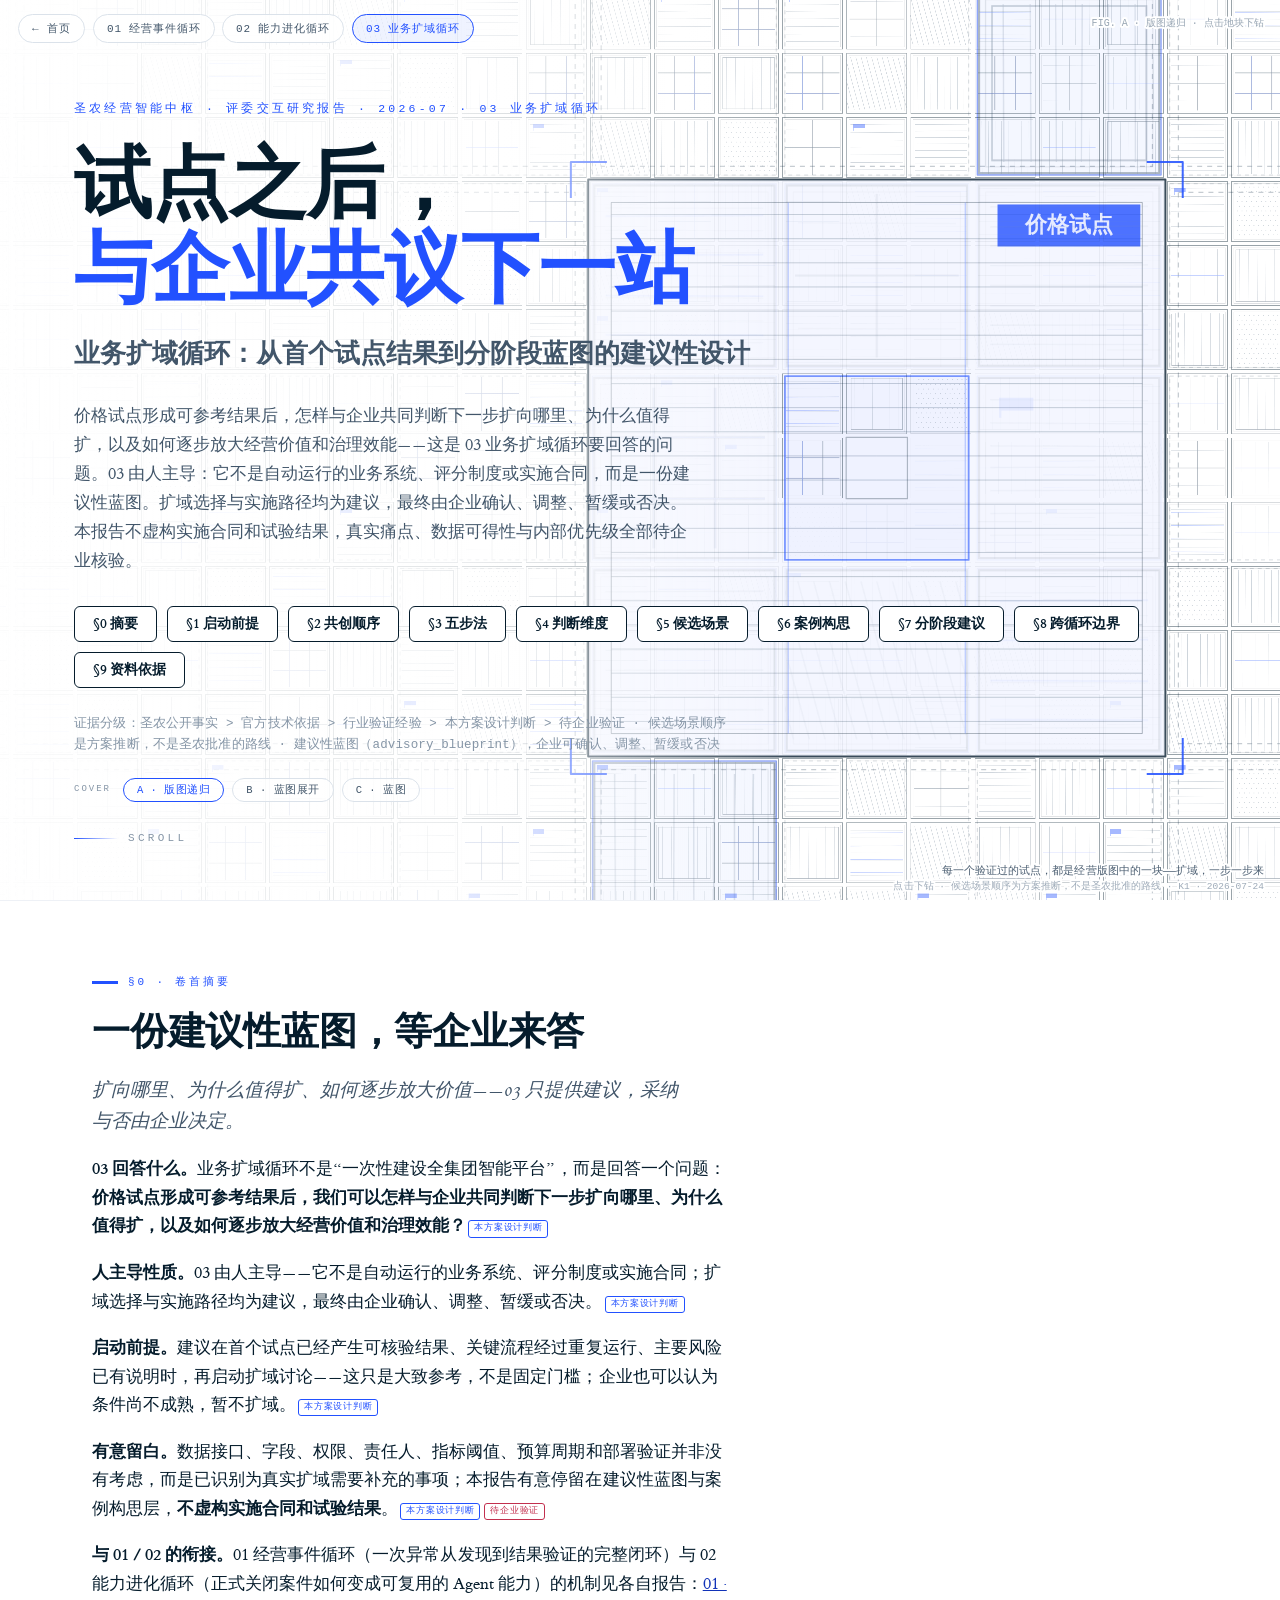
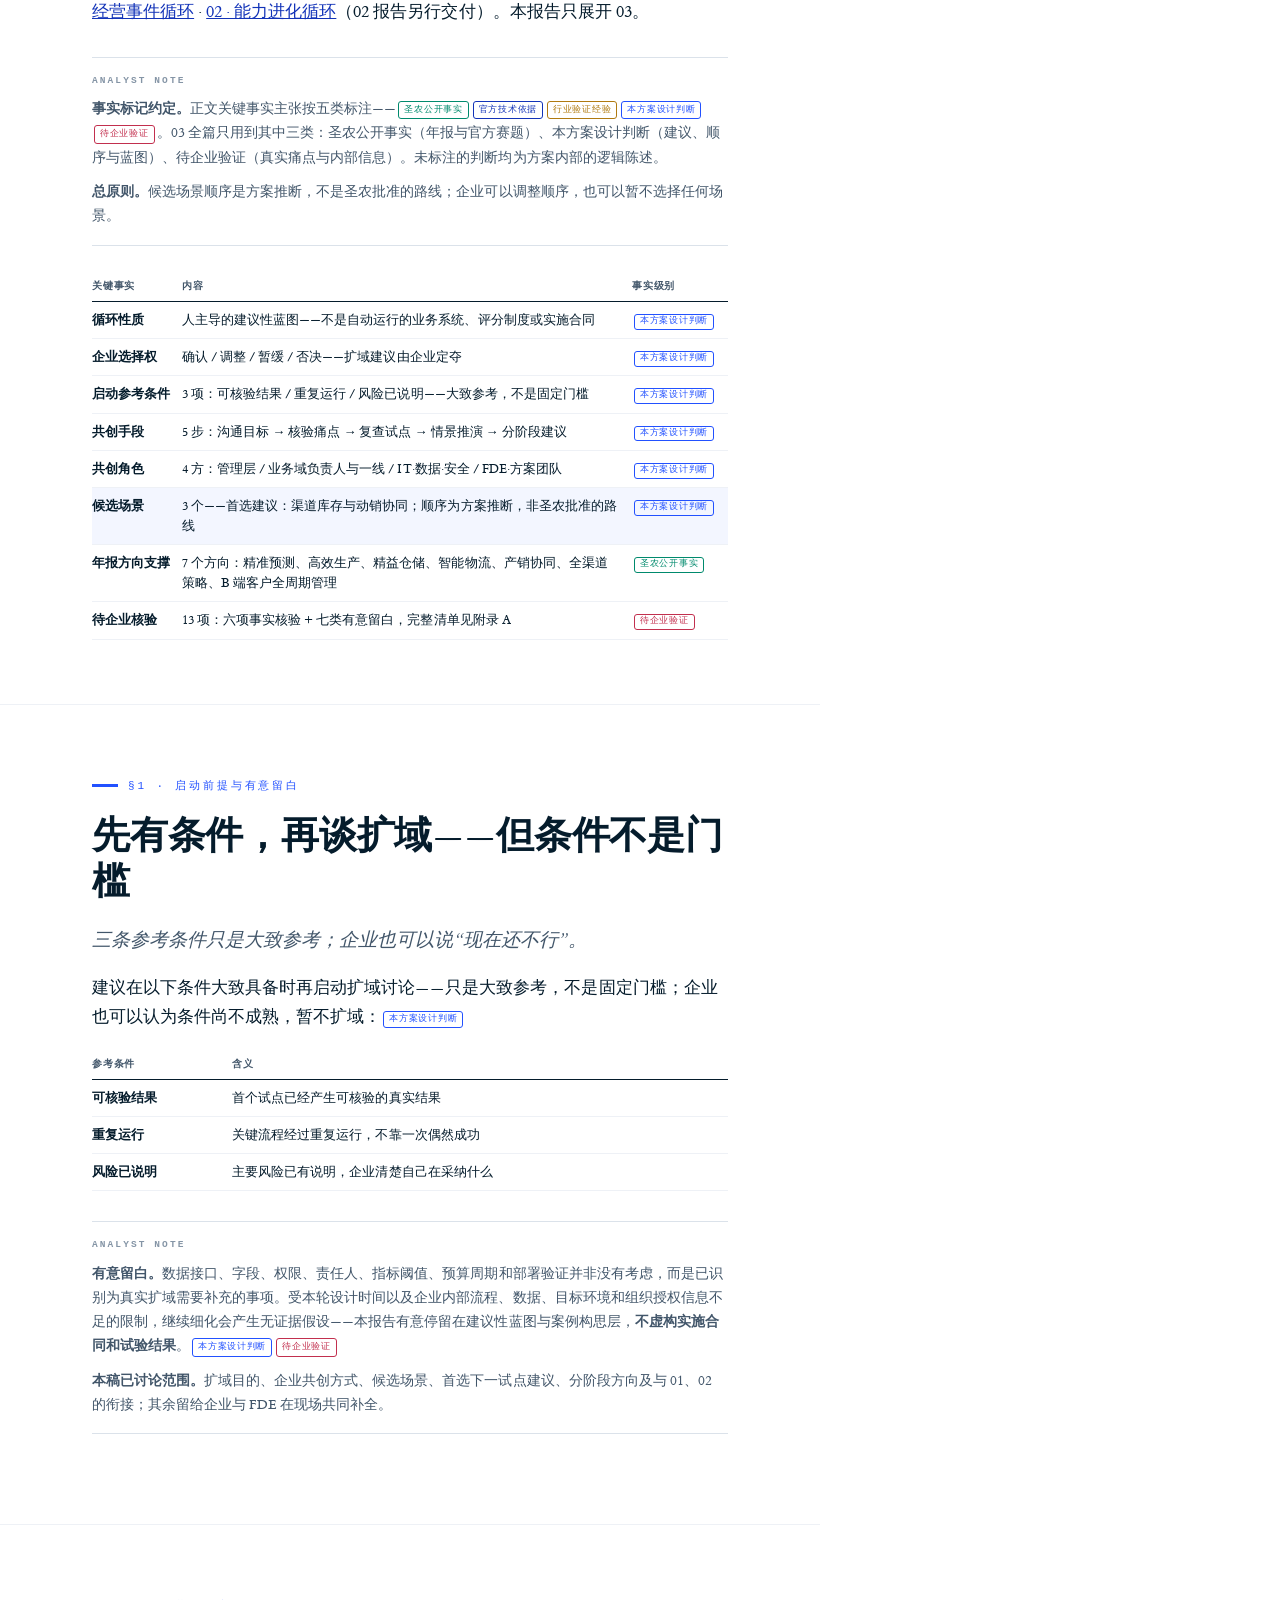
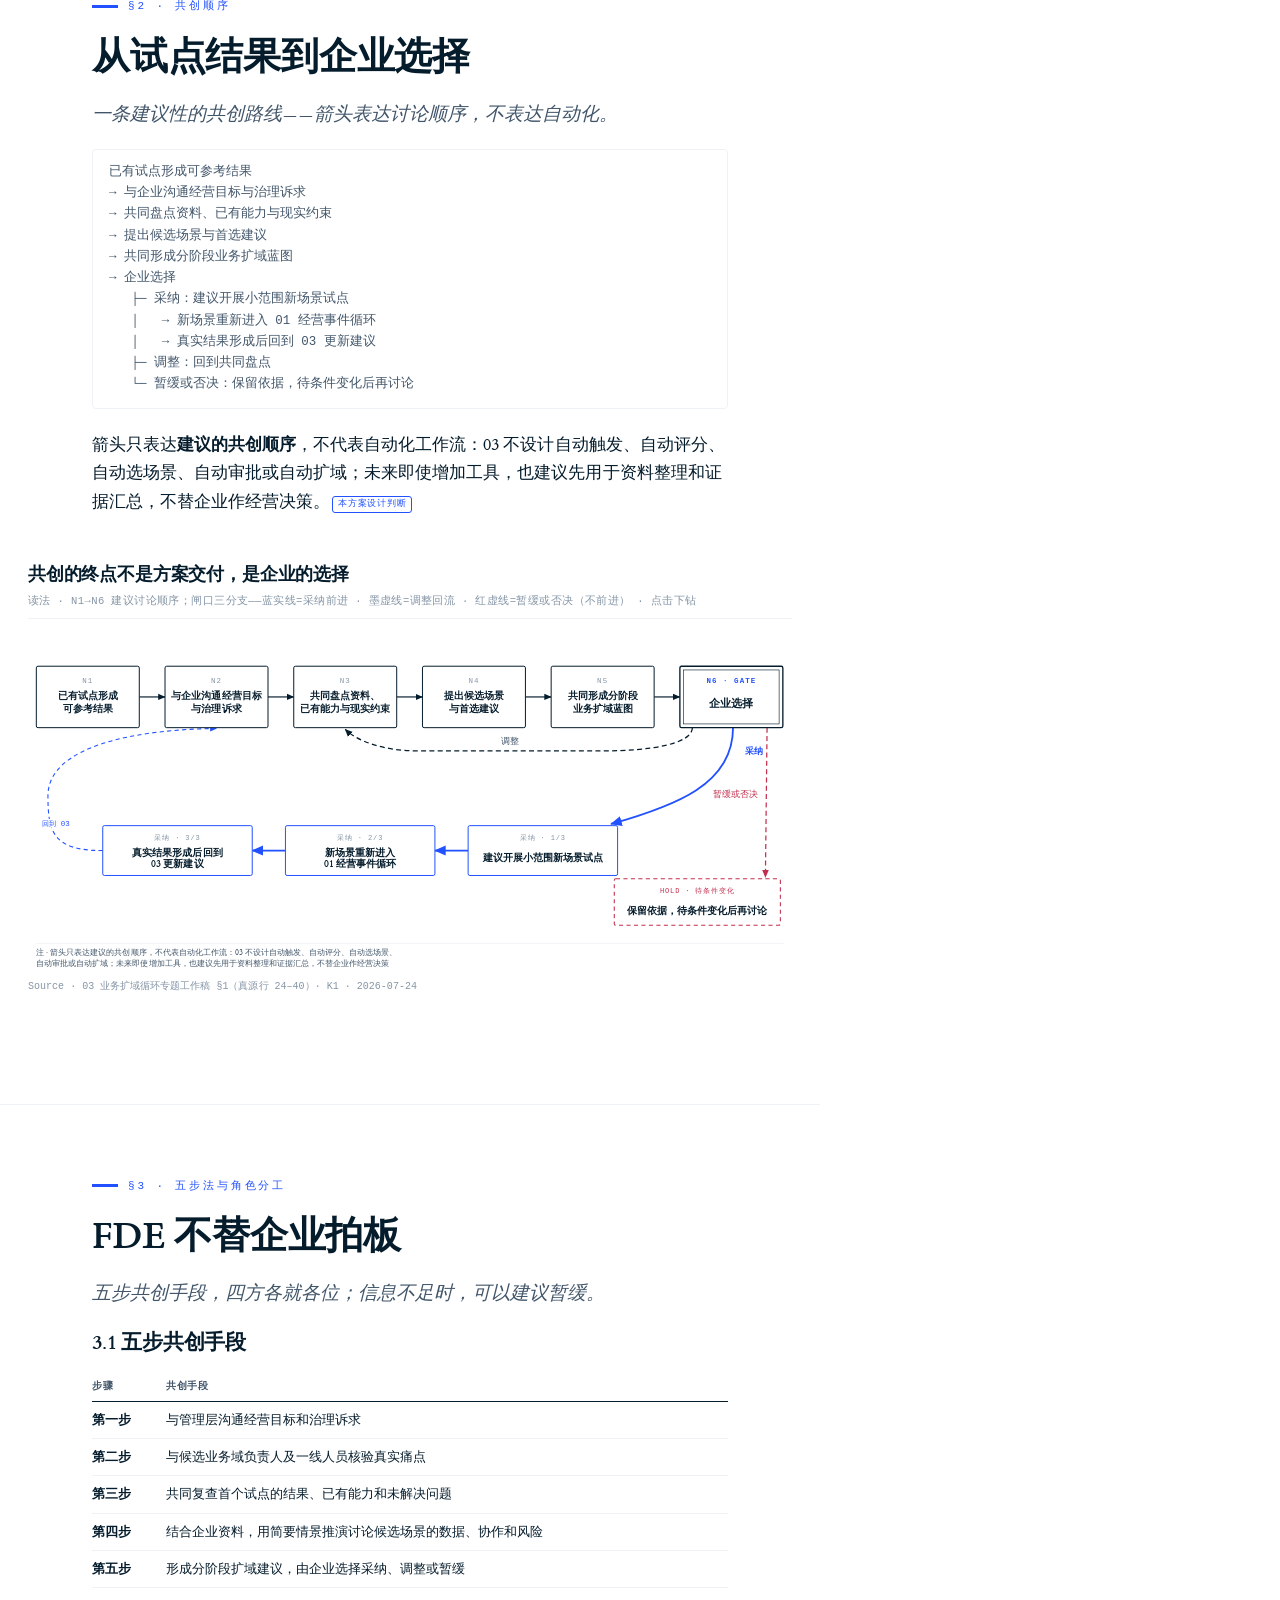
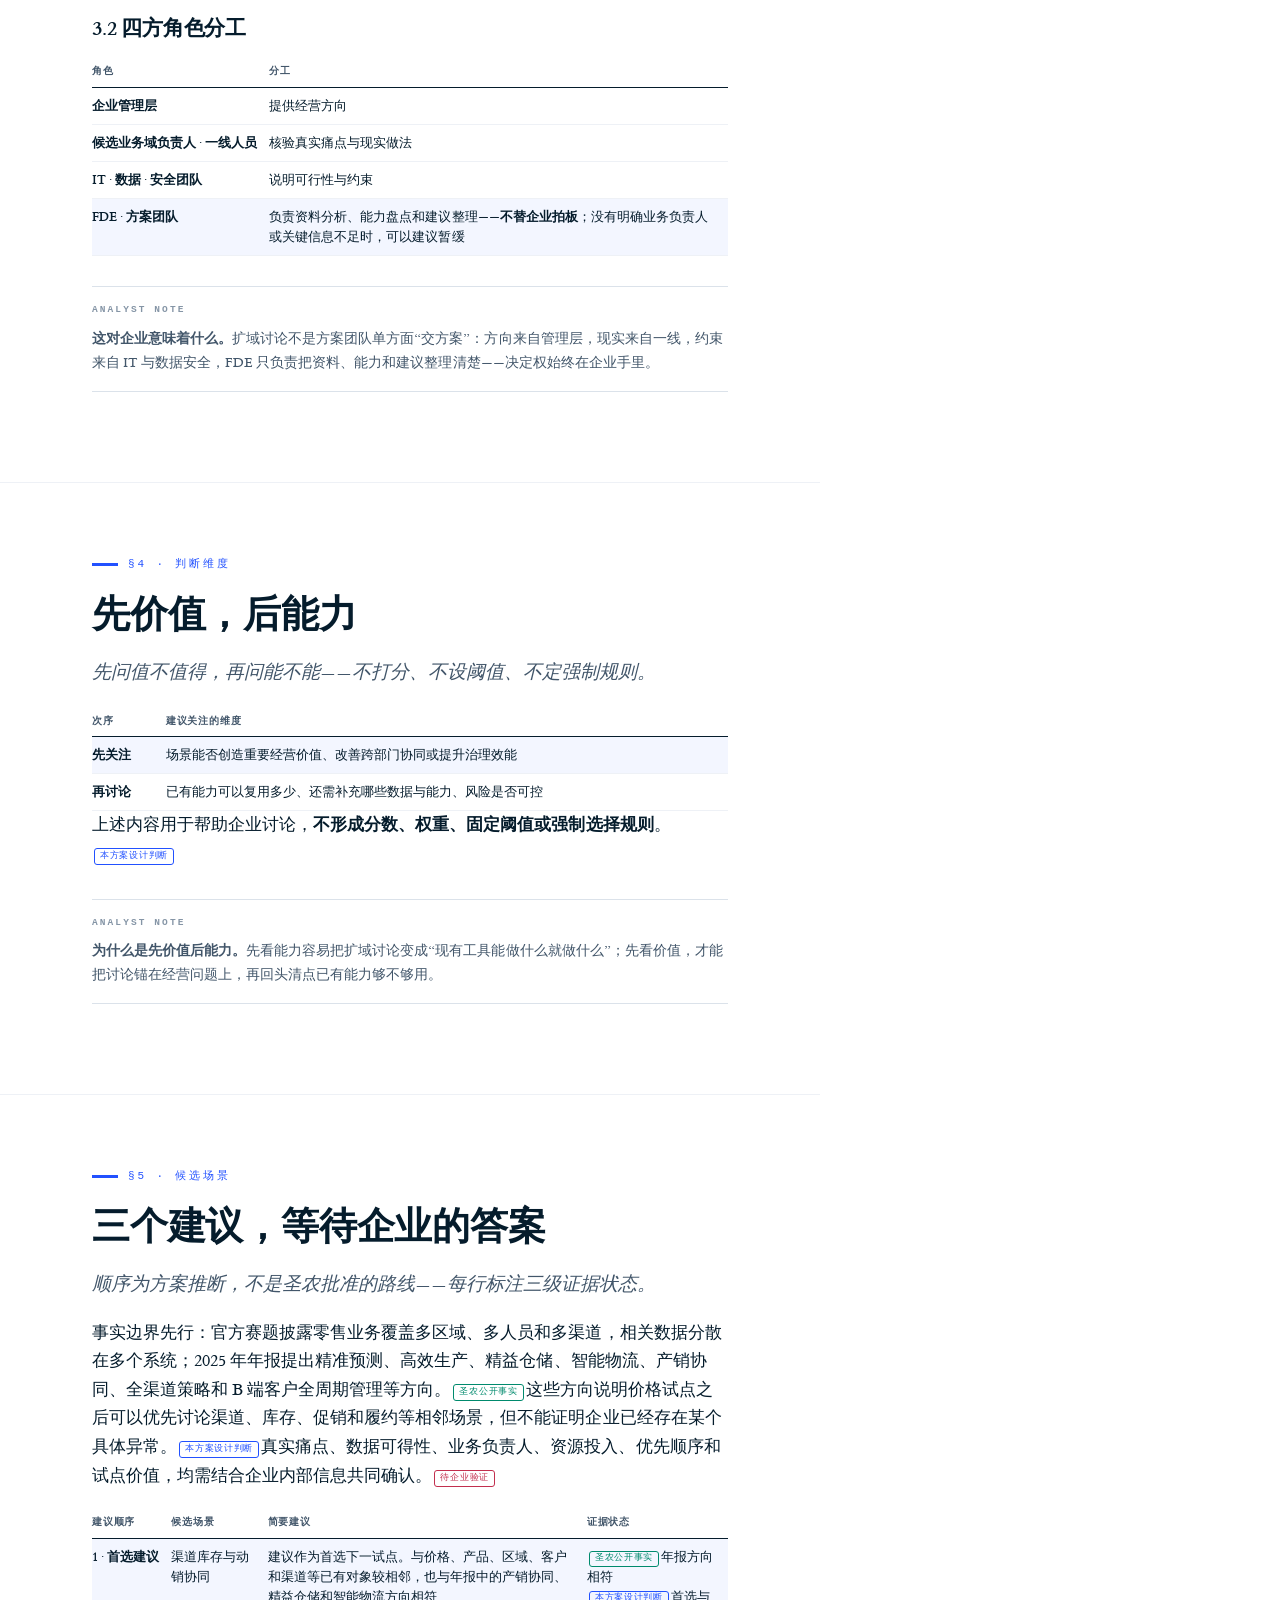
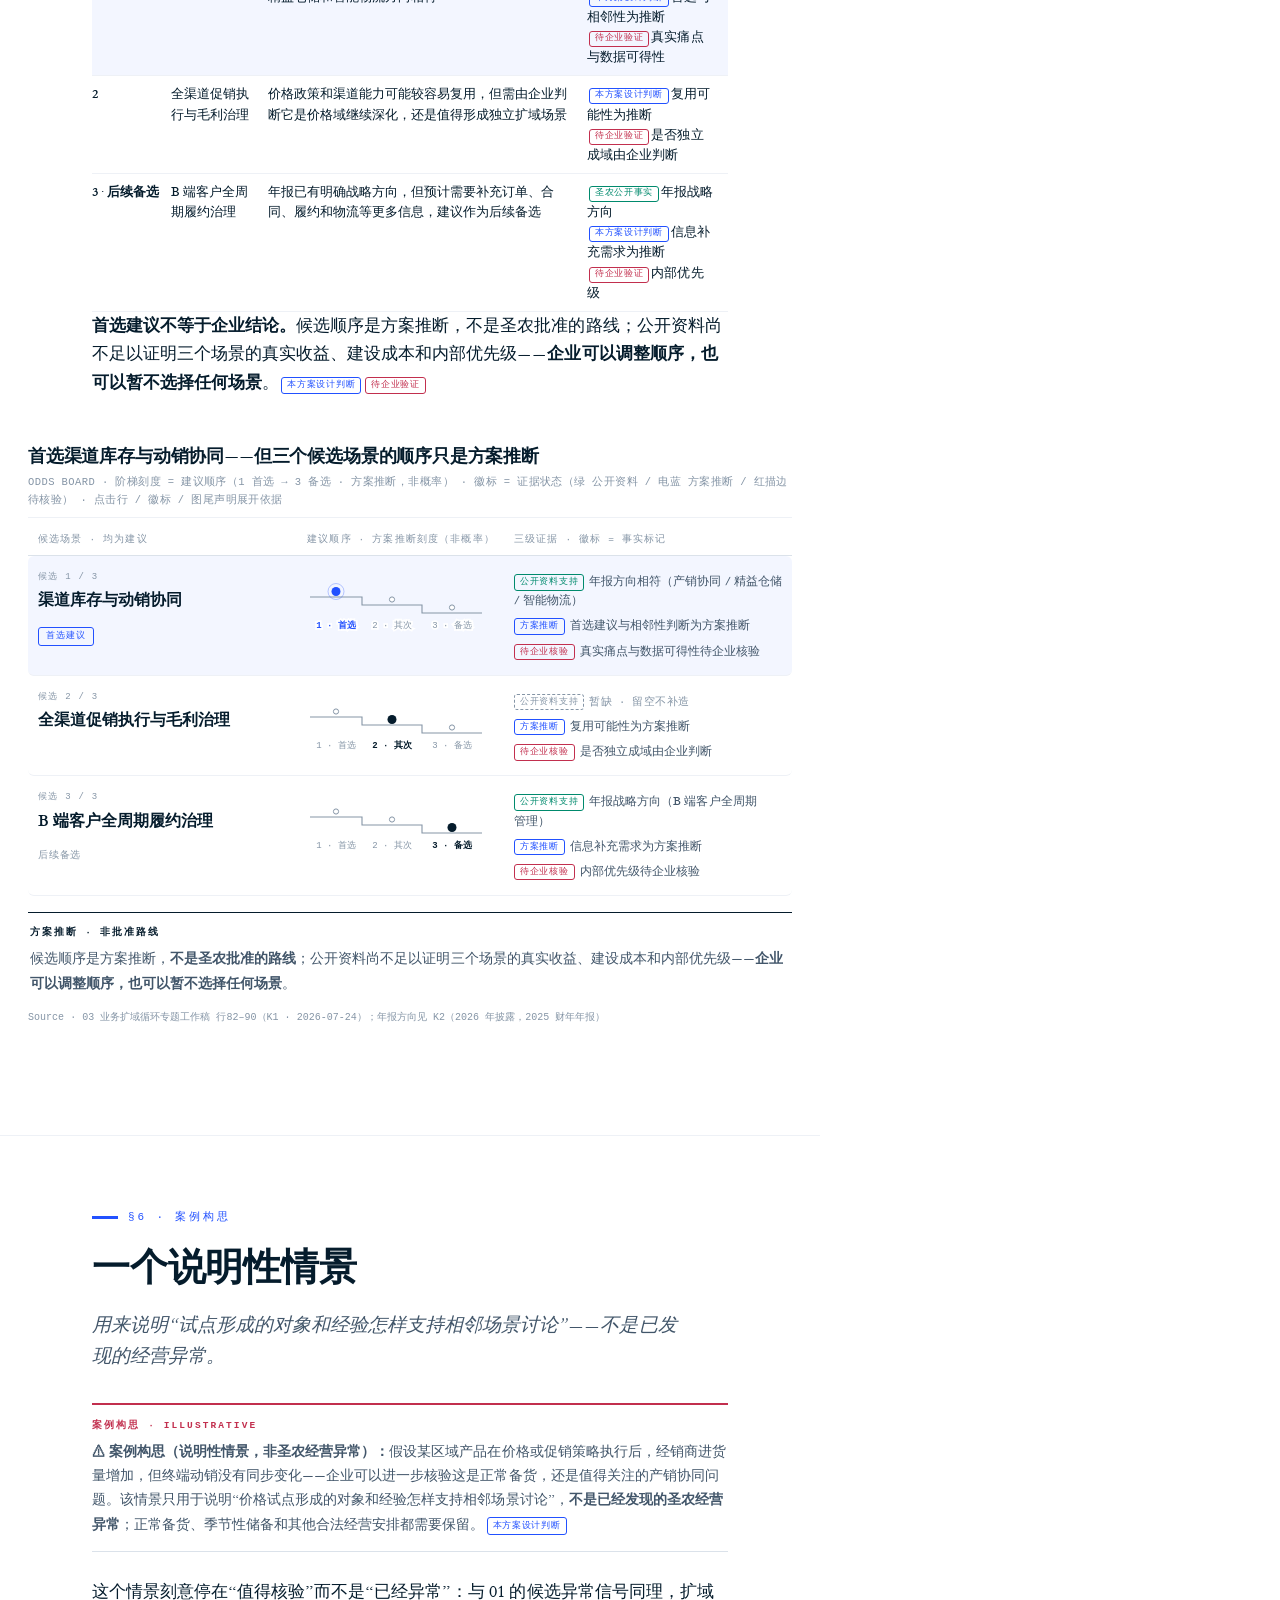
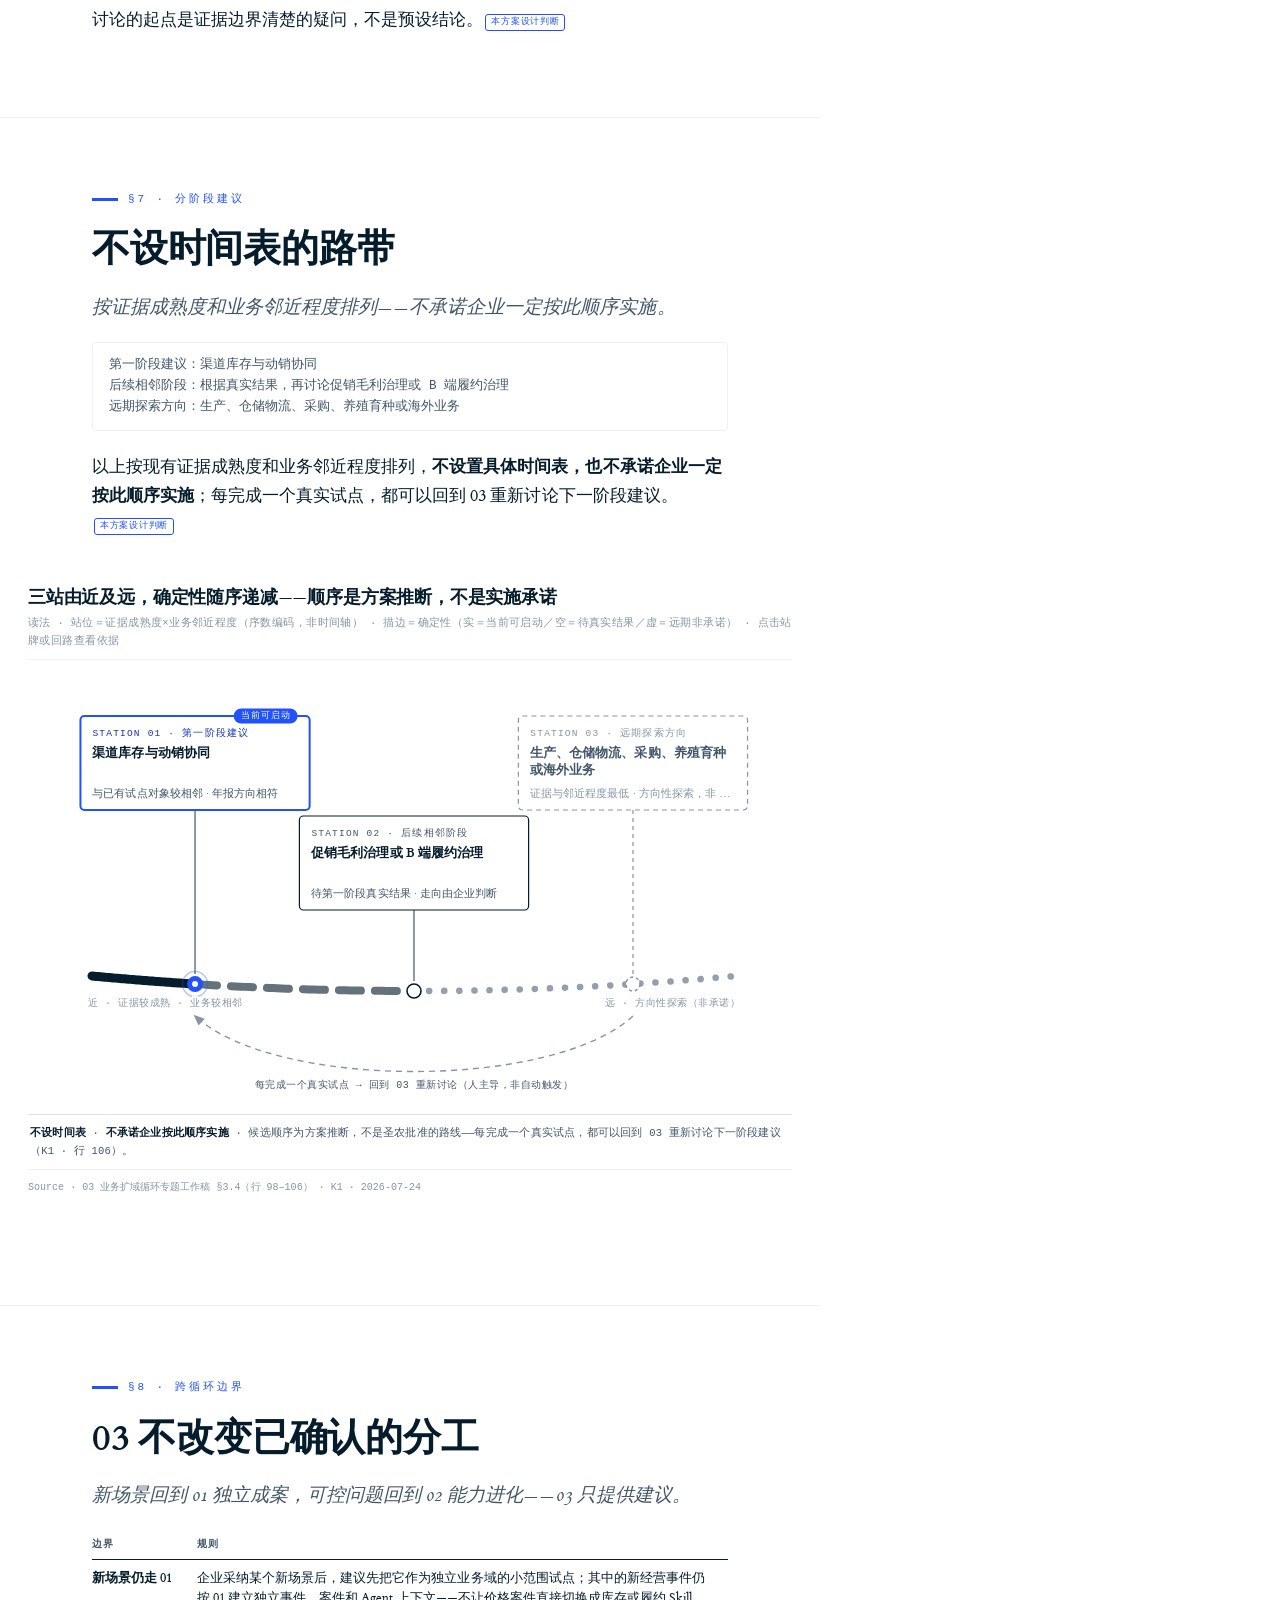
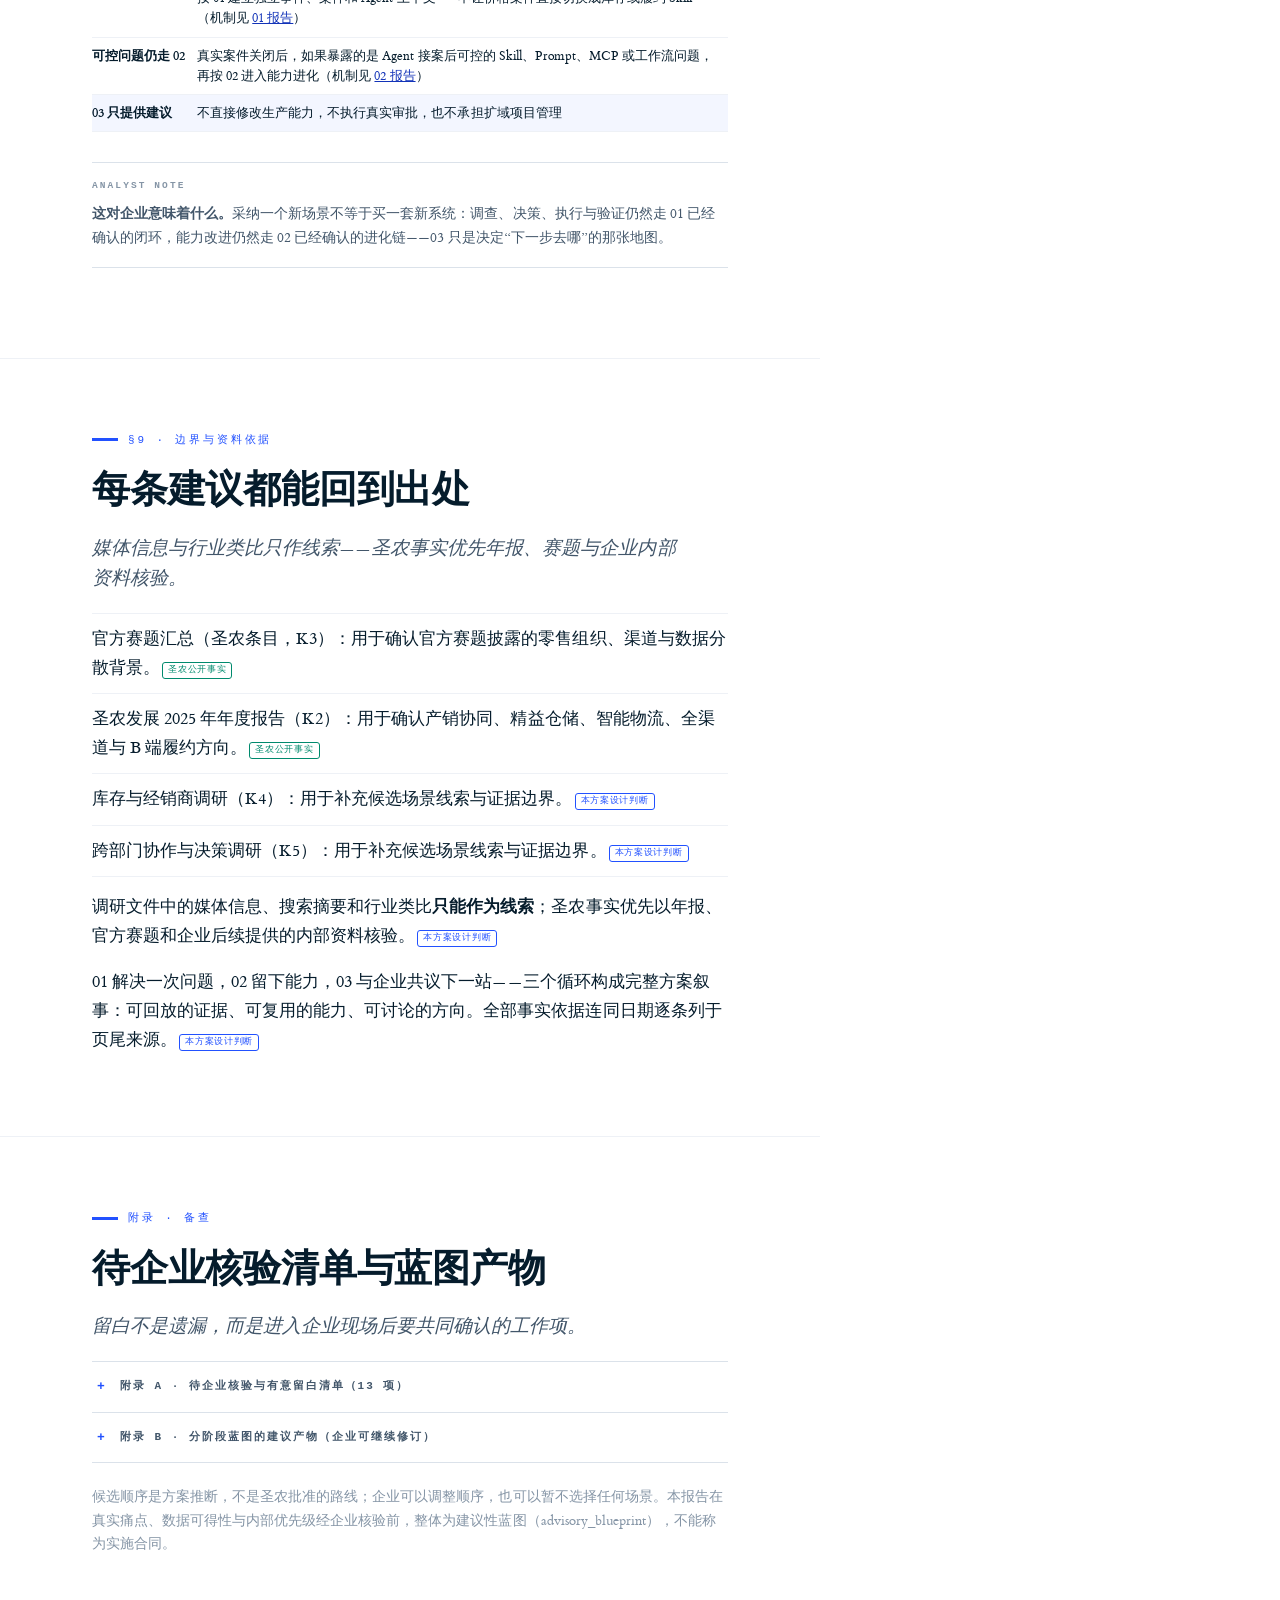
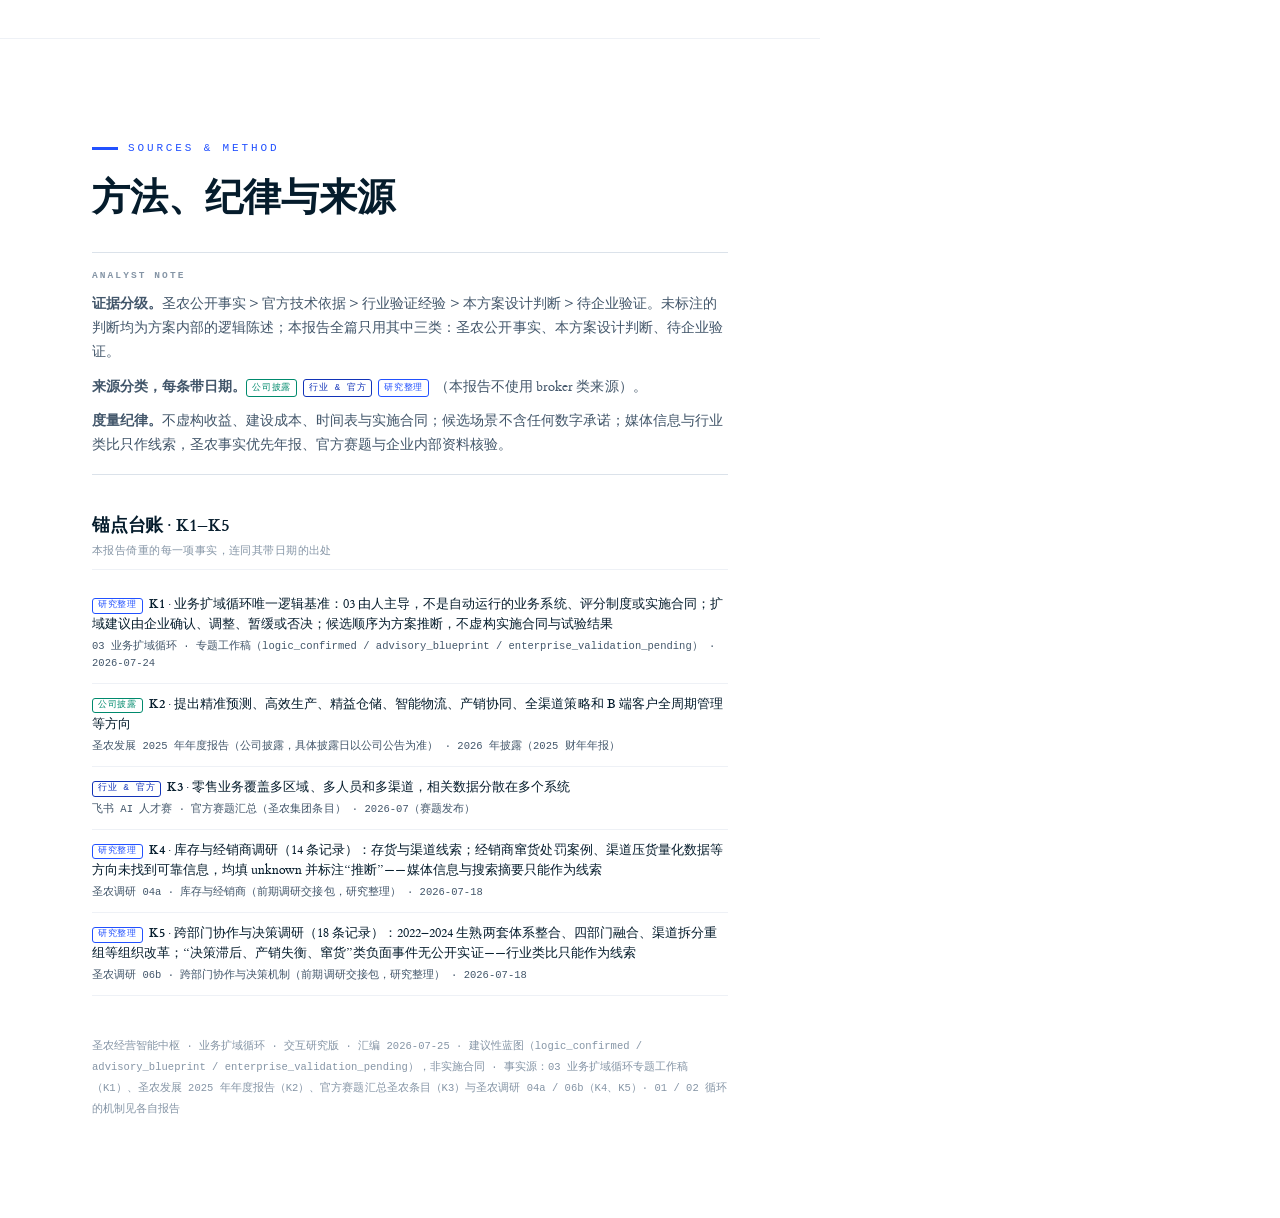
<file: report/03/index.html>
<!doctype html>
<html lang="zh-CN">
<head>
<meta charset="utf-8">
<meta name="viewport" content="width=device-width, initial-scale=1">
<title>圣农经营智能中枢 · 业务扩域循环｜评委交互研究报告</title>
<meta name="description" content="价格试点形成可参考结果后，怎样与企业共同判断下一步扩向哪里、为什么值得扩、如何逐步放大经营价值和治理效能——建议性蓝图（logic_confirmed / advisory_blueprint / enterprise_validation_pending），扩域建议由企业确认、调整、暂缓或否决。">
<link rel="icon" href="data:image/svg+xml,%3Csvg%20xmlns='http://www.w3.org/2000/svg'%20viewBox='0%200%2064%2064'%3E%3Crect%20width='64'%20height='64'%20rx='12'%20fill='%23faf8f4'/%3E%3Crect%20x='9'%20y='12'%20width='46'%20height='36'%20rx='4'%20fill='none'%20stroke='%232251ff'%20stroke-width='4'/%3E%3Crect%20x='18'%20y='21'%20width='28'%20height='24'%20rx='3'%20fill='none'%20stroke='%232251ff'%20stroke-width='3'/%3E%3Crect%20x='27'%20y='28'%20width='12'%20height='12'%20rx='2'%20fill='%232251ff'/%3E%3C/svg%3E">
<link rel="stylesheet" href="css/fonts.css">
<link rel="stylesheet" href="css/style.css">
</head>
<body>
<div id="page-veil" aria-hidden="true"></div>


<nav class="loop-nav" aria-label="循环切换">
  <a href="../../">← 首页</a>
  <a href="../">01 经营事件循环</a>
  <a href="../02/">02 能力进化循环</a>
  <a href="./" class="cur" aria-current="page">03 业务扩域循环</a>
</nav>

<!-- ═══ 封面 · 三态画布（A 版图递归 / B 蓝图展开 / C 蓝图） ═══ -->
<header id="cover">
  <canvas id="cover-canvas"></canvas>
  <canvas id="cover-canvas-x" style="display:none"></canvas>
  <canvas id="cover-canvas-w" style="display:none"></canvas>
  <div class="cover-inner">
    <p class="cover-kicker">圣农经营智能中枢 · 评委交互研究报告 · 2026-07 · 03 业务扩域循环</p>
    <h1 class="cover-title">试点之后，<br><span class="cover-num">与企业共议下一站</span></h1>
    <p class="cover-sub">业务扩域循环：从首个试点结果到分阶段蓝图的建议性设计</p>
    <p class="cover-lede">价格试点形成可参考结果后，怎样与企业共同判断下一步扩向哪里、为什么值得扩，以及如何逐步放大经营价值和治理效能——这是 03 业务扩域循环要回答的问题。03 由人主导：它不是自动运行的业务系统、评分制度或实施合同，而是一份建议性蓝图。扩域选择与实施路径均为建议，最终由企业确认、调整、暂缓或否决。本报告不虚构实施合同和试验结果，真实痛点、数据可得性与内部优先级全部待企业核验。</p>
    <div class="cover-chips">
      <button class="chip" data-goto="#sec-summary">§0 摘要</button>
      <button class="chip" data-goto="#sec-premise">§1 启动前提</button>
      <button class="chip" data-goto="#sec-cocreate">§2 共创顺序</button>
      <button class="chip" data-goto="#sec-method">§3 五步法</button>
      <button class="chip" data-goto="#sec-criteria">§4 判断维度</button>
      <button class="chip" data-goto="#sec-candidates">§5 候选场景</button>
      <button class="chip" data-goto="#sec-scenario">§6 案例构思</button>
      <button class="chip" data-goto="#sec-roadmap">§7 分阶段建议</button>
      <button class="chip" data-goto="#sec-boundary">§8 跨循环边界</button>
      <button class="chip" data-goto="#sec-evidence">§9 资料依据</button>
    </div>
    <p class="cover-anchor">证据分级：圣农公开事实 &gt; 官方技术依据 &gt; 行业验证经验 &gt; 本方案设计判断 &gt; 待企业验证 · 候选场景顺序是方案推断，不是圣农批准的路线 · 建议性蓝图（advisory_blueprint），企业可确认、调整、暂缓或否决</p>
    <div class="cover-mode" id="cover-mode" aria-label="封面视觉变体">
      <button data-mode="rec" class="on">A · 版图递归</button>
      <button data-mode="x">B · 蓝图展开</button>
      <button data-mode="w">C · 蓝图</button>
    </div>
    <div class="scroll-hint"><span></span>SCROLL</div>
  </div>
</header>

<main>

<!-- ═══ §0 摘要 ═══ -->
<section id="sec-summary" class="band" data-win="win-evidence">
  <div class="prose">
    <p class="sec-no">§0 · 卷首摘要</p>
    <h2>一份建议性蓝图，等企业来答</h2>
    <p class="dek">扩向哪里、为什么值得扩、如何逐步放大价值——03 只提供建议，采纳与否由企业决定。</p>
    <p><b>03 回答什么。</b>业务扩域循环不是“一次性建设全集团智能平台”，而是回答一个问题：<b>价格试点形成可参考结果后，我们可以怎样与企业共同判断下一步扩向哪里、为什么值得扩，以及如何逐步放大经营价值和治理效能？</b><span class="fact-tag ft-design">本方案设计判断</span></p>
    <p><b>人主导性质。</b>03 由人主导——它不是自动运行的业务系统、评分制度或实施合同；扩域选择与实施路径均为建议，最终由企业确认、调整、暂缓或否决。<span class="fact-tag ft-design">本方案设计判断</span></p>
    <p><b>启动前提。</b>建议在首个试点已经产生可核验结果、关键流程经过重复运行、主要风险已有说明时，再启动扩域讨论——这只是大致参考，不是固定门槛；企业也可以认为条件尚不成熟，暂不扩域。<span class="fact-tag ft-design">本方案设计判断</span></p>
    <p><b>有意留白。</b>数据接口、字段、权限、责任人、指标阈值、预算周期和部署验证并非没有考虑，而是已识别为真实扩域需要补充的事项；本报告有意停留在建议性蓝图与案例构思层，<b>不虚构实施合同和试验结果</b>。<span class="fact-tag ft-design">本方案设计判断</span><span class="fact-tag ft-unknown">待企业验证</span></p>
    <p><b>与 01 / 02 的衔接。</b>01 经营事件循环（一次异常从发现到结果验证的完整闭环）与 02 能力进化循环（正式关闭案件如何变成可复用的 Agent 能力）的机制见各自报告：<a href="../">01 · 经营事件循环</a> · <a href="../02/">02 · 能力进化循环</a>（02 报告另行交付）。本报告只展开 03。</p>
    <div class="note-box">
      <p><b>事实标记约定。</b>正文关键事实主张按五类标注——<span class="fact-tag ft-public">圣农公开事实</span><span class="fact-tag ft-official">官方技术依据</span><span class="fact-tag ft-industry">行业验证经验</span><span class="fact-tag ft-design">本方案设计判断</span><span class="fact-tag ft-unknown">待企业验证</span>。03 全篇只用到其中三类：圣农公开事实（年报与官方赛题）、本方案设计判断（建议、顺序与蓝图）、待企业验证（真实痛点与内部信息）。未标注的判断均为方案内部的逻辑陈述。</p>
      <p><b>总原则。</b>候选场景顺序是方案推断，不是圣农批准的路线；企业可以调整顺序，也可以暂不选择任何场景。</p>
    </div>
    <table class="dt">
      <thead><tr><th>关键事实</th><th>内容</th><th>事实级别</th></tr></thead>
      <tbody>
        <tr><td class="k">循环性质</td><td>人主导的建议性蓝图——不是自动运行的业务系统、评分制度或实施合同</td><td><span class="fact-tag ft-design">本方案设计判断</span></td></tr>
        <tr><td class="k">企业选择权</td><td>确认 / 调整 / 暂缓 / 否决——扩域建议由企业定夺</td><td><span class="fact-tag ft-design">本方案设计判断</span></td></tr>
        <tr><td class="k">启动参考条件</td><td>3 项：可核验结果 / 重复运行 / 风险已说明——大致参考，不是固定门槛</td><td><span class="fact-tag ft-design">本方案设计判断</span></td></tr>
        <tr><td class="k">共创手段</td><td>5 步：沟通目标 → 核验痛点 → 复查试点 → 情景推演 → 分阶段建议</td><td><span class="fact-tag ft-design">本方案设计判断</span></td></tr>
        <tr><td class="k">共创角色</td><td>4 方：管理层 / 业务域负责人与一线 / IT·数据·安全 / FDE·方案团队</td><td><span class="fact-tag ft-design">本方案设计判断</span></td></tr>
        <tr class="hl"><td class="k">候选场景</td><td>3 个——首选建议：渠道库存与动销协同；顺序为方案推断，非圣农批准的路线</td><td><span class="fact-tag ft-design">本方案设计判断</span></td></tr>
        <tr><td class="k">年报方向支撑</td><td>7 个方向：精准预测、高效生产、精益仓储、智能物流、产销协同、全渠道策略、B 端客户全周期管理</td><td><span class="fact-tag ft-public">圣农公开事实</span></td></tr>
        <tr><td class="k">待企业核验</td><td>13 项：六项事实核验 + 七类有意留白，完整清单见附录 A</td><td><span class="fact-tag ft-unknown">待企业验证</span></td></tr>
      </tbody>
    </table>
  </div>
</section>

<!-- ═══ §1 启动前提与有意留白 ═══ -->
<section id="sec-premise" class="band" data-win="win-evidence">
  <div class="prose">
    <p class="sec-no">§1 · 启动前提与有意留白</p>
    <h2>先有条件，再谈扩域——但条件不是门槛</h2>
    <p class="dek">三条参考条件只是大致参考；企业也可以说“现在还不行”。</p>
    <p>建议在以下条件大致具备时再启动扩域讨论——只是大致参考，不是固定门槛；企业也可以认为条件尚不成熟，暂不扩域：<span class="fact-tag ft-design">本方案设计判断</span></p>
    <table class="dt">
      <thead><tr><th>参考条件</th><th>含义</th></tr></thead>
      <tbody>
        <tr><td class="k">可核验结果</td><td>首个试点已经产生可核验的真实结果</td></tr>
        <tr><td class="k">重复运行</td><td>关键流程经过重复运行，不靠一次偶然成功</td></tr>
        <tr><td class="k">风险已说明</td><td>主要风险已有说明，企业清楚自己在采纳什么</td></tr>
      </tbody>
    </table>
    <div class="note-box">
      <p><b>有意留白。</b>数据接口、字段、权限、责任人、指标阈值、预算周期和部署验证并非没有考虑，而是已识别为真实扩域需要补充的事项。受本轮设计时间以及企业内部流程、数据、目标环境和组织授权信息不足的限制，继续细化会产生无证据假设——本报告有意停留在建议性蓝图与案例构思层，<b>不虚构实施合同和试验结果</b>。<span class="fact-tag ft-design">本方案设计判断</span><span class="fact-tag ft-unknown">待企业验证</span></p>
      <p><b>本稿已讨论范围。</b>扩域目的、企业共创方式、候选场景、首选下一试点建议、分阶段方向及与 01、02 的衔接；其余留给企业与 FDE 在现场共同补全。</p>
    </div>
  </div>
</section>

<!-- ═══ §2 共创顺序 ═══ -->
<section id="sec-cocreate" class="band" data-win="win-cocreate">
  <div class="prose">
    <p class="sec-no">§2 · 共创顺序</p>
    <h2>从试点结果到企业选择</h2>
    <p class="dek">一条建议性的共创路线——箭头表达讨论顺序，不表达自动化。</p>
    <pre>已有试点形成可参考结果
→ 与企业沟通经营目标与治理诉求
→ 共同盘点资料、已有能力与现实约束
→ 提出候选场景与首选建议
→ 共同形成分阶段业务扩域蓝图
→ 企业选择
   ├─ 采纳：建议开展小范围新场景试点
   │   → 新场景重新进入 01 经营事件循环
   │   → 真实结果形成后回到 03 更新建议
   ├─ 调整：回到共同盘点
   └─ 暂缓或否决：保留依据，待条件变化后再讨论</pre>
    <p>箭头只表达<b>建议的共创顺序</b>，不代表自动化工作流：03 不设计自动触发、自动评分、自动选场景、自动审批或自动扩域；未来即使增加工具，也建议先用于资料整理和证据汇总，不替企业作经营决策。<span class="fact-tag ft-design">本方案设计判断</span></p>
  </div>
  <!-- 共创顺序流（cocreate-flow.js） -->
  <div class="wide xl"><div id="cocreate-chart" class="chart-frame"></div></div>
</section>

<!-- ═══ §3 五步法与角色分工 ═══ -->
<section id="sec-method" class="band" data-win="win-cocreate">
  <div class="prose">
    <p class="sec-no">§3 · 五步法与角色分工</p>
    <h2>FDE 不替企业拍板</h2>
    <p class="dek">五步共创手段，四方各就各位；信息不足时，可以建议暂缓。</p>
    <h3>3.1 五步共创手段</h3>
    <table class="dt">
      <thead><tr><th>步骤</th><th>共创手段</th></tr></thead>
      <tbody>
        <tr><td class="k">第一步</td><td>与管理层沟通经营目标和治理诉求</td></tr>
        <tr><td class="k">第二步</td><td>与候选业务域负责人及一线人员核验真实痛点</td></tr>
        <tr><td class="k">第三步</td><td>共同复查首个试点的结果、已有能力和未解决问题</td></tr>
        <tr><td class="k">第四步</td><td>结合企业资料，用简要情景推演讨论候选场景的数据、协作和风险</td></tr>
        <tr><td class="k">第五步</td><td>形成分阶段扩域建议，由企业选择采纳、调整或暂缓</td></tr>
      </tbody>
    </table>
    <h3 class="sub-h">3.2 四方角色分工</h3>
    <table class="dt">
      <thead><tr><th>角色</th><th>分工</th></tr></thead>
      <tbody>
        <tr><td class="k">企业管理层</td><td>提供经营方向</td></tr>
        <tr><td class="k">候选业务域负责人 · 一线人员</td><td>核验真实痛点与现实做法</td></tr>
        <tr><td class="k">IT · 数据 · 安全团队</td><td>说明可行性与约束</td></tr>
        <tr class="hl"><td class="k">FDE · 方案团队</td><td>负责资料分析、能力盘点和建议整理——<b>不替企业拍板</b>；没有明确业务负责人或关键信息不足时，可以建议暂缓</td></tr>
      </tbody>
    </table>
    <div class="note-box"><p><b>这对企业意味着什么。</b>扩域讨论不是方案团队单方面“交方案”：方向来自管理层，现实来自一线，约束来自 IT 与数据安全，FDE 只负责把资料、能力和建议整理清楚——决定权始终在企业手里。</p></div>
  </div>
</section>

<!-- ═══ §4 判断维度 ═══ -->
<section id="sec-criteria" class="band" data-win="win-cocreate">
  <div class="prose">
    <p class="sec-no">§4 · 判断维度</p>
    <h2>先价值，后能力</h2>
    <p class="dek">先问值不值得，再问能不能——不打分、不设阈值、不定强制规则。</p>
    <table class="dt">
      <thead><tr><th>次序</th><th>建议关注的维度</th></tr></thead>
      <tbody>
        <tr class="hl"><td class="k">先关注</td><td>场景能否创造重要经营价值、改善跨部门协同或提升治理效能</td></tr>
        <tr><td class="k">再讨论</td><td>已有能力可以复用多少、还需补充哪些数据与能力、风险是否可控</td></tr>
      </tbody>
    </table>
    <p>上述内容用于帮助企业讨论，<b>不形成分数、权重、固定阈值或强制选择规则</b>。<span class="fact-tag ft-design">本方案设计判断</span></p>
    <div class="note-box"><p><b>为什么是先价值后能力。</b>先看能力容易把扩域讨论变成“现有工具能做什么就做什么”；先看价值，才能把讨论锚在经营问题上，再回头清点已有能力够不够用。</p></div>
  </div>
</section>

<!-- ═══ §5 候选场景 ═══ -->
<section id="sec-candidates" class="band" data-win="win-decide">
  <div class="prose">
    <p class="sec-no">§5 · 候选场景</p>
    <h2>三个建议，等待企业的答案</h2>
    <p class="dek">顺序为方案推断，不是圣农批准的路线——每行标注三级证据状态。</p>
    <p>事实边界先行：官方赛题披露零售业务覆盖多区域、多人员和多渠道，相关数据分散在多个系统；2025 年年报提出精准预测、高效生产、精益仓储、智能物流、产销协同、全渠道策略和 B 端客户全周期管理等方向。<span class="fact-tag ft-public">圣农公开事实</span>这些方向说明价格试点之后可以优先讨论渠道、库存、促销和履约等相邻场景，但不能证明企业已经存在某个具体异常。<span class="fact-tag ft-design">本方案设计判断</span>真实痛点、数据可得性、业务负责人、资源投入、优先顺序和试点价值，均需结合企业内部信息共同确认。<span class="fact-tag ft-unknown">待企业验证</span></p>
    <table class="dt">
      <thead><tr><th>建议顺序</th><th>候选场景</th><th>简要建议</th><th>证据状态</th></tr></thead>
      <tbody>
        <tr class="hl"><td class="k">1 · 首选建议</td><td>渠道库存与动销协同</td><td>建议作为首选下一试点。与价格、产品、区域、客户和渠道等已有对象较相邻，也与年报中的产销协同、精益仓储和智能物流方向相符</td><td><span class="fact-tag ft-public">圣农公开事实</span>年报方向相符<br><span class="fact-tag ft-design">本方案设计判断</span>首选与相邻性为推断<br><span class="fact-tag ft-unknown">待企业验证</span>真实痛点与数据可得性</td></tr>
        <tr><td class="k">2</td><td>全渠道促销执行与毛利治理</td><td>价格政策和渠道能力可能较容易复用，但需由企业判断它是价格域继续深化，还是值得形成独立扩域场景</td><td><span class="fact-tag ft-design">本方案设计判断</span>复用可能性为推断<br><span class="fact-tag ft-unknown">待企业验证</span>是否独立成域由企业判断</td></tr>
        <tr><td class="k">3 · 后续备选</td><td>B 端客户全周期履约治理</td><td>年报已有明确战略方向，但预计需要补充订单、合同、履约和物流等更多信息，建议作为后续备选</td><td><span class="fact-tag ft-public">圣农公开事实</span>年报战略方向<br><span class="fact-tag ft-design">本方案设计判断</span>信息补充需求为推断<br><span class="fact-tag ft-unknown">待企业验证</span>内部优先级</td></tr>
      </tbody>
    </table>
    <p><b>首选建议不等于企业结论。</b>候选顺序是方案推断，不是圣农批准的路线；公开资料尚不足以证明三个场景的真实收益、建设成本和内部优先级——<b>企业可以调整顺序，也可以暂不选择任何场景</b>。<span class="fact-tag ft-design">本方案设计判断</span><span class="fact-tag ft-unknown">待企业验证</span></p>
  </div>
  <!-- 候选场景三级证据榜（candidate-odds.js） -->
  <div class="wide xl"><div id="candidate-chart" class="chart-frame"></div></div>
</section>

<!-- ═══ §6 案例构思 ═══ -->
<section id="sec-scenario" class="band" data-win="win-decide">
  <div class="prose">
    <p class="sec-no">§6 · 案例构思</p>
    <h2>一个说明性情景</h2>
    <p class="dek">用来说明“试点形成的对象和经验怎样支持相邻场景讨论”——不是已发现的经营异常。</p>
    <div class="sim-banner concept">
      <p><b>⚠ 案例构思（说明性情景，非圣农经营异常）：</b>假设某区域产品在价格或促销策略执行后，经销商进货量增加，但终端动销没有同步变化——企业可以进一步核验这是正常备货，还是值得关注的产销协同问题。该情景只用于说明“价格试点形成的对象和经验怎样支持相邻场景讨论”，<b>不是已经发现的圣农经营异常</b>；正常备货、季节性储备和其他合法经营安排都需要保留。<span class="fact-tag ft-design">本方案设计判断</span></p>
    </div>
    <p>这个情景刻意停在“值得核验”而不是“已经异常”：与 01 的候选异常信号同理，扩域讨论的起点是证据边界清楚的疑问，不是预设结论。<span class="fact-tag ft-design">本方案设计判断</span></p>
  </div>
</section>

<!-- ═══ §7 分阶段建议 ═══ -->
<section id="sec-roadmap" class="band" data-win="win-decide">
  <div class="prose">
    <p class="sec-no">§7 · 分阶段建议</p>
    <h2>不设时间表的路带</h2>
    <p class="dek">按证据成熟度和业务邻近程度排列——不承诺企业一定按此顺序实施。</p>
    <pre>第一阶段建议：渠道库存与动销协同
后续相邻阶段：根据真实结果，再讨论促销毛利治理或 B 端履约治理
远期探索方向：生产、仓储物流、采购、养殖育种或海外业务</pre>
    <p>以上按现有证据成熟度和业务邻近程度排列，<b>不设置具体时间表，也不承诺企业一定按此顺序实施</b>；每完成一个真实试点，都可以回到 03 重新讨论下一阶段建议。<span class="fact-tag ft-design">本方案设计判断</span></p>
  </div>
  <!-- 分阶段建议路带（phase-road.js） -->
  <div class="wide xl"><div id="road-chart" class="chart-frame"></div></div>
</section>

<!-- ═══ §8 跨循环边界 ═══ -->
<section id="sec-boundary" class="band" data-win="win-return">
  <div class="prose">
    <p class="sec-no">§8 · 跨循环边界</p>
    <h2>03 不改变已确认的分工</h2>
    <p class="dek">新场景回到 01 独立成案，可控问题回到 02 能力进化——03 只提供建议。</p>
    <table class="dt">
      <thead><tr><th>边界</th><th>规则</th></tr></thead>
      <tbody>
        <tr><td class="k">新场景仍走 01</td><td>企业采纳某个新场景后，建议先把它作为独立业务域的小范围试点；其中的新经营事件仍按 01 建立独立事件、案件和 Agent 上下文——不让价格案件直接切换成库存或履约 Skill（机制见 <a href="../">01 报告</a>）</td></tr>
        <tr><td class="k">可控问题仍走 02</td><td>真实案件关闭后，如果暴露的是 Agent 接案后可控的 Skill、Prompt、MCP 或工作流问题，再按 02 进入能力进化（机制见 <a href="../02/">02 报告</a>）</td></tr>
        <tr class="hl"><td class="k">03 只提供建议</td><td>不直接修改生产能力，不执行真实审批，也不承担扩域项目管理</td></tr>
      </tbody>
    </table>
    <div class="note-box"><p><b>这对企业意味着什么。</b>采纳一个新场景不等于买一套新系统：调查、决策、执行与验证仍然走 01 已经确认的闭环，能力改进仍然走 02 已经确认的进化链——03 只是决定“下一步去哪”的那张地图。</p></div>
  </div>
</section>

<!-- ═══ §9 边界与资料依据 ═══ -->
<section id="sec-evidence" class="band" data-win="win-return">
  <div class="prose">
    <p class="sec-no">§9 · 边界与资料依据</p>
    <h2>每条建议都能回到出处</h2>
    <p class="dek">媒体信息与行业类比只作线索——圣农事实优先年报、赛题与企业内部资料核验。</p>
    <ul class="laws">
      <li>官方赛题汇总（圣农条目，K3）：用于确认官方赛题披露的零售组织、渠道与数据分散背景。<span class="fact-tag ft-public">圣农公开事实</span></li>
      <li>圣农发展 2025 年年度报告（K2）：用于确认产销协同、精益仓储、智能物流、全渠道与 B 端履约方向。<span class="fact-tag ft-public">圣农公开事实</span></li>
      <li>库存与经销商调研（K4）：用于补充候选场景线索与证据边界。<span class="fact-tag ft-design">本方案设计判断</span></li>
      <li>跨部门协作与决策调研（K5）：用于补充候选场景线索与证据边界。<span class="fact-tag ft-design">本方案设计判断</span></li>
    </ul>
    <p>调研文件中的媒体信息、搜索摘要和行业类比<b>只能作为线索</b>；圣农事实优先以年报、官方赛题和企业后续提供的内部资料核验。<span class="fact-tag ft-design">本方案设计判断</span></p>
    <p>01 解决一次问题，02 留下能力，03 与企业共议下一站——三个循环构成完整方案叙事：可回放的证据、可复用的能力、可讨论的方向。全部事实依据连同日期逐条列于页尾来源。<span class="fact-tag ft-design">本方案设计判断</span></p>
  </div>
</section>

<!-- ═══ 附录 · 可折叠 ═══ -->
<section id="sec-appendix" class="band" data-win="win-return">
  <div class="prose">
    <p class="sec-no">附录 · 备查</p>
    <h2>待企业核验清单与蓝图产物</h2>
    <p class="dek">留白不是遗漏，而是进入企业现场后要共同确认的工作项。</p>

    <details class="appendix" id="app-unknowns">
      <summary>附录 A · 待企业核验与有意留白清单（13 项）</summary>
      <div class="app-body">
        <h3>A.1 六项事实核验（候选场景生效前）</h3>
        <table class="dt">
          <thead><tr><th>核验项</th><th>当前状态</th></tr></thead>
          <tbody>
            <tr><td class="k">真实痛点</td><td>需结合企业内部信息共同确认 <span class="fact-tag ft-unknown">待企业验证</span></td></tr>
            <tr><td class="k">数据可得性</td><td>需结合企业内部信息共同确认 <span class="fact-tag ft-unknown">待企业验证</span></td></tr>
            <tr><td class="k">业务负责人</td><td>需结合企业内部信息共同确认 <span class="fact-tag ft-unknown">待企业验证</span></td></tr>
            <tr><td class="k">资源投入</td><td>需结合企业内部信息共同确认 <span class="fact-tag ft-unknown">待企业验证</span></td></tr>
            <tr><td class="k">优先顺序</td><td>需结合企业内部信息共同确认 <span class="fact-tag ft-unknown">待企业验证</span></td></tr>
            <tr><td class="k">试点价值</td><td>需结合企业内部信息共同确认 <span class="fact-tag ft-unknown">待企业验证</span></td></tr>
          </tbody>
        </table>
        <h3 class="sub-h">A.2 七类有意留白（真实扩域需要补充的事项）</h3>
        <table class="dt">
          <thead><tr><th>留白项</th><th>留白原因</th></tr></thead>
          <tbody>
            <tr><td class="k">数据接口</td><td>继续细化会产生无证据假设，待企业现场共同补全 <span class="fact-tag ft-unknown">待企业验证</span></td></tr>
            <tr><td class="k">字段</td><td>同上 <span class="fact-tag ft-unknown">待企业验证</span></td></tr>
            <tr><td class="k">权限</td><td>同上 <span class="fact-tag ft-unknown">待企业验证</span></td></tr>
            <tr><td class="k">责任人</td><td>同上 <span class="fact-tag ft-unknown">待企业验证</span></td></tr>
            <tr><td class="k">指标阈值</td><td>同上 <span class="fact-tag ft-unknown">待企业验证</span></td></tr>
            <tr><td class="k">预算周期</td><td>同上 <span class="fact-tag ft-unknown">待企业验证</span></td></tr>
            <tr><td class="k">部署验证</td><td>同上 <span class="fact-tag ft-unknown">待企业验证</span></td></tr>
          </tbody>
        </table>
      </div>
    </details>

    <details class="appendix" id="app-outputs">
      <summary>附录 B · 分阶段蓝图的建议产物（企业可继续修订）</summary>
      <div class="app-body">
        <p>业务扩域讨论可以形成一份企业可继续修订的分阶段蓝图，简要包含：<span class="fact-tag ft-design">本方案设计判断</span></p>
        <ul class="laws">
          <li>候选场景及推荐顺序；</li>
          <li>首选下一试点建议与主要依据；</li>
          <li>可以复用的已有能力和需要补充的条件；</li>
          <li>建议参与角色、后续阶段及可以暂缓的原因；</li>
          <li>公开资料支持、方案推断和待企业核验项。</li>
        </ul>
      </div>
    </details>

    <p class="muted" style="margin-top:22px">候选顺序是方案推断，不是圣农批准的路线；企业可以调整顺序，也可以暂不选择任何场景。本报告在真实痛点、数据可得性与内部优先级经企业核验前，整体为建议性蓝图（advisory_blueprint），不能称为实施合同。</p>
  </div>
</section>

<!-- ═══ Sources footer ═══ -->
<footer id="sec-sources" data-win="win-return">
  <div class="prose">
    <p class="sec-no">Sources &amp; method</p>
    <h2>方法、纪律与来源</h2>
    <div class="note-box">
      <p><b>证据分级。</b>圣农公开事实 &gt; 官方技术依据 &gt; 行业验证经验 &gt; 本方案设计判断 &gt; 待企业验证。未标注的判断均为方案内部的逻辑陈述；本报告全篇只用其中三类：圣农公开事实、本方案设计判断、待企业验证。</p>
      <p><b>来源分类，每条带日期。</b><span class="src-cat company">公司披露</span><span class="src-cat industry">行业 &amp; 官方</span><span class="src-cat kimi">研究整理</span>（本报告不使用 broker 类来源）。</p>
      <p><b>度量纪律。</b>不虚构收益、建设成本、时间表与实施合同；候选场景不含任何数字承诺；媒体信息与行业类比只作线索，圣农事实优先年报、官方赛题与企业内部资料核验。</p>
    </div>
  </div>
  <div class="wide xl">
    <div style="margin-top:26px">
      <p class="chart-title">锚点台账 · K1–K5</p>
      <p class="chart-sub">本报告倚重的每一项事实，连同其带日期的出处</p>
    </div>
    <div id="source-list"></div>
  </div>
  <div class="prose">
    <p class="colophon">圣农经营智能中枢 · 业务扩域循环 · 交互研究版 · 汇编 2026-07-25 · 建议性蓝图（logic_confirmed / advisory_blueprint / enterprise_validation_pending），非实施合同 · 事实源：03 业务扩域循环专题工作稿（K1）、圣农发展 2025 年年度报告（K2）、官方赛题汇总圣农条目（K3）与圣农调研 04a / 06b（K4、K5）· 01 / 02 循环的机制见各自报告</p>
  </div>
</footer>

</main>

<!-- 常驻右栏（dashboard.js） -->
<aside id="dash-rail" aria-label="循环阶段仪表"><canvas id="dash-canvas"></canvas></aside>

<!-- 下钻卡片 -->
<div id="drill-card" hidden></div>

<script src="js/data.js"></script>
<script src="js/utils.js"></script>
<script src="js/cover.js"></script>
<script src="js/cover-exploded.js"></script>
<script src="js/cover-wire.js"></script><!-- 三态封面切换：必须在另两个封面之后加载 -->
<script src="js/dashboard.js"></script>
<script src="js/cocreate-flow.js"></script>
<script src="js/candidate-odds.js"></script>
<script src="js/phase-road.js"></script>
<script src="js/sources.js"></script>
<script src="js/main.js"></script><!-- 滚动引擎 · 入场动画 · win-change · 进度条 -->
</body>
</html>
</file>
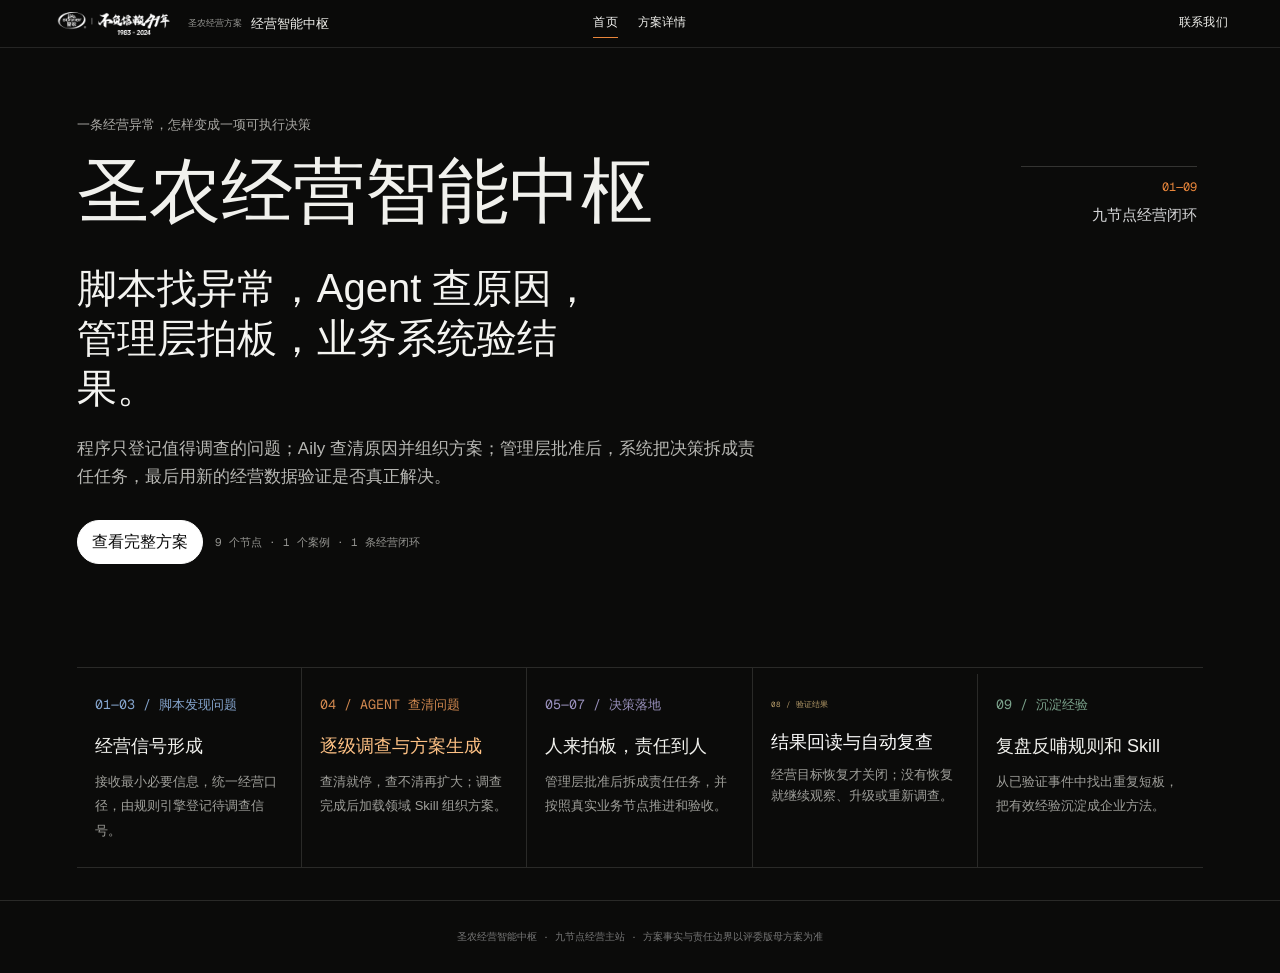
<file: output/html/圣农经营智能中枢_Aily叙事副本.html>
<!doctype html>
<html lang="zh-CN">
<head>
  <meta charset="utf-8">
  <meta name="viewport" content="width=device-width, initial-scale=1">
  <meta name="color-scheme" content="dark">
  <link rel="icon" href="data:,">
  <title>圣农经营智能中枢 · 九节点经营主站</title>
  <style>
    @import url('https://fonts.googleapis.com/css2?family=Geist+Mono:wght@400&family=Inter:wght@400&display=swap');

    :root {
      --ink: #eef2ed;
      --muted: #a8b5b0;
      --faint: #70817c;
      --bg: #0c1113;
      --panel: #12191c;
      --panel-2: #172125;
      --line: #2a393b;
      --teal: #74d3c7;
      --blue: #82aaff;
      --amber: #f1c66d;
      --coral: #ff9874;
      --green: #b8e986;
      --red: #ff7777;
      --mono: "Fira Code", "SFMono-Regular", Consolas, monospace;
      --sans: "Fira Sans", "PingFang SC", "Microsoft YaHei", sans-serif;
    }

    * { box-sizing: border-box; }
    html { scroll-behavior: smooth; }
    body {
      margin: 0;
      background: var(--bg);
      color: var(--ink);
      font-family: var(--sans);
      letter-spacing: 0;
      line-height: 1.55;
    }
    body::before {
      content: "";
      position: fixed;
      inset: 0;
      pointer-events: none;
      opacity: .18;
      background-image:
        linear-gradient(rgba(116, 211, 199, .06) 1px, transparent 1px),
        linear-gradient(90deg, rgba(116, 211, 199, .06) 1px, transparent 1px);
      background-size: 44px 44px;
      mask-image: linear-gradient(to bottom, black, transparent 82%);
    }
    button { font: inherit; }
    button:focus-visible, a:focus-visible, [tabindex]:focus-visible {
      outline: 2px solid var(--teal);
      outline-offset: 3px;
    }
    a { color: inherit; }

    .app { position: relative; min-height: 100vh; }
    .topbar {
      position: sticky;
      top: 0;
      z-index: 20;
      display: flex;
      align-items: center;
      gap: 14px;
      min-height: 78px;
      padding: 14px clamp(18px, 3vw, 48px);
      background: rgba(12, 17, 19, .93);
      border-bottom: 1px solid var(--line);
      backdrop-filter: blur(16px);
    }
    .brand-mark {
      display: grid;
      place-items: center;
      width: 42px;
      height: 42px;
      border: 1px solid var(--teal);
      color: var(--teal);
      font-family: var(--mono);
      font-size: 13px;
      letter-spacing: .08em;
    }
    .eyebrow {
      margin: 0 0 1px;
      color: var(--teal);
      font-family: var(--mono);
      font-size: 10px;
      letter-spacing: .14em;
      text-transform: uppercase;
    }
    h1, h2, h3, p { margin-top: 0; }
    h1 { margin-bottom: 0; font-size: clamp(18px, 2vw, 24px); letter-spacing: .02em; }
    .header-meta { margin-left: auto; display: flex; align-items: center; gap: 9px; color: var(--muted); }
    .header-meta strong { color: var(--green); font-size: 12px; font-weight: 600; }
    .header-meta small { color: var(--faint); font-family: var(--mono); font-size: 10px; }
    .status-dot { width: 8px; height: 8px; background: var(--green); box-shadow: 0 0 0 4px rgba(184, 233, 134, .12); }

    .workspace {
      display: grid;
      grid-template-columns: 220px minmax(0, 1fr) 310px;
      gap: 22px;
      width: min(1540px, calc(100% - 40px));
      margin: 0 auto;
      padding: 28px 0 60px;
    }
    .side-index { position: sticky; top: 104px; align-self: start; }
    .side-title { margin-bottom: 16px; color: var(--faint); font-family: var(--mono); font-size: 10px; letter-spacing: .13em; text-transform: uppercase; }
    .side-index nav { display: grid; gap: 4px; }
    .side-index a {
      display: flex;
      align-items: center;
      gap: 10px;
      min-height: 38px;
      padding: 7px 10px;
      color: var(--muted);
      border-left: 2px solid transparent;
      font-size: 13px;
      text-decoration: none;
      transition: color .2s, border-color .2s, background .2s;
    }
    .side-index a:hover, .side-index a.active { color: var(--ink); border-left-color: var(--teal); background: rgba(116, 211, 199, .07); }
    .side-index .num { color: var(--faint); font-family: var(--mono); font-size: 10px; }
    .side-note { margin-top: 28px; padding: 14px; border: 1px solid var(--line); background: rgba(18, 25, 28, .76); }
    .side-note strong { display: block; margin-bottom: 7px; color: var(--amber); font-size: 12px; }
    .side-note p { margin: 0; color: var(--muted); font-size: 11px; }

    .content { min-width: 0; }
    .intro {
      display: flex;
      align-items: flex-end;
      justify-content: space-between;
      gap: 24px;
      margin-bottom: 22px;
      padding: 22px 24px;
      border: 1px solid var(--line);
      background: linear-gradient(120deg, rgba(116, 211, 199, .11), rgba(18, 25, 28, .9) 48%);
    }
    .intro h2 { margin-bottom: 7px; font-size: clamp(20px, 2.5vw, 31px); line-height: 1.15; }
    .intro p { max-width: 680px; margin-bottom: 0; color: var(--muted); font-size: 13px; }
    .intro-code { color: var(--teal); font-family: var(--mono); font-size: 11px; line-height: 1.8; text-align: right; white-space: nowrap; }
    .intro-code b { color: var(--green); font-weight: 500; }

    .stats { display: grid; grid-template-columns: repeat(4, 1fr); gap: 8px; margin-bottom: 22px; }
    .stat { padding: 13px 14px; border: 1px solid var(--line); background: rgba(18, 25, 28, .82); }
    .stat .value { display: block; color: var(--ink); font-family: var(--mono); font-size: 21px; font-weight: 600; }
    .stat .label { color: var(--faint); font-size: 11px; }
    .stat:nth-child(1) .value { color: var(--teal); }
    .stat:nth-child(2) .value { color: var(--blue); }
    .stat:nth-child(3) .value { color: var(--coral); }
    .stat:nth-child(4) .value { color: var(--green); }

    .section-head { display: flex; align-items: center; justify-content: space-between; gap: 12px; margin: 32px 0 12px; }
    .section-head h2 { margin: 0; font-size: 16px; letter-spacing: .03em; }
    .section-head .micro { color: var(--faint); font-family: var(--mono); font-size: 10px; }
    .legend { display: flex; flex-wrap: wrap; gap: 9px 15px; color: var(--muted); font-size: 11px; }
    .legend span { display: inline-flex; align-items: center; gap: 6px; }
    .legend i { display: inline-block; width: 8px; height: 8px; }
    .legend .c { background: var(--teal); } .legend .t { background: var(--blue); } .legend .d { background: var(--amber); } .legend .a { background: var(--coral); } .legend .h { background: var(--green); }

    .flow {
      position: relative;
      display: grid;
      gap: 0;
      padding: 18px;
      border: 1px solid var(--line);
      background: rgba(12, 17, 19, .72);
      overflow: hidden;
    }
    .flow-row { display: grid; grid-template-columns: minmax(0, 1fr) 32px minmax(0, 1fr) 32px minmax(0, 1fr); align-items: stretch; gap: 0; }
    .flow-row + .flow-row { margin-top: 12px; }
    .flow-row.single { grid-template-columns: minmax(0, 1fr); }
    .connector { display: grid; place-items: center; color: var(--faint); font-family: var(--mono); font-size: 18px; }
    .connector::after { content: "→"; }
    .connector.down { min-height: 28px; }
    .connector.down::after { content: "↓"; }
    .flow-node {
      position: relative;
      min-height: 128px;
      padding: 15px;
      border: 1px solid var(--line);
      background: var(--panel);
      cursor: pointer;
      transition: border-color .2s, background .2s, transform .2s;
    }
    .flow-node:hover, .flow-node.selected { border-color: currentColor; background: var(--panel-2); transform: translateY(-2px); }
    .flow-node .node-id { color: currentColor; font-family: var(--mono); font-size: 10px; letter-spacing: .1em; }
    .flow-node h3 { margin: 8px 0 5px; font-size: 15px; }
    .flow-node p { margin: 0; color: var(--muted); font-size: 11px; line-height: 1.55; }
    .flow-node .node-footer { display: flex; flex-wrap: wrap; gap: 5px; margin-top: 12px; }
    .pill { display: inline-flex; align-items: center; min-height: 20px; padding: 2px 6px; border: 1px solid currentColor; color: var(--muted); font-family: var(--mono); font-size: 9px; }
    .collection { color: var(--teal); } .transport { color: var(--blue); } .decision { color: var(--amber); } .agent { color: var(--coral); } .human { color: var(--green); }
    .flow-node .pill { color: inherit; opacity: .86; }

    .agent-inner { display: grid; grid-template-columns: repeat(6, 1fr); gap: 6px; margin-top: 13px; }
    .agent-inner span { min-height: 34px; padding: 6px 5px; border: 1px solid rgba(255, 152, 116, .4); color: #ffc6b0; font-family: var(--mono); font-size: 9px; line-height: 1.2; }

    .detail-panel { position: sticky; top: 104px; align-self: start; }
    .detail-card { border: 1px solid var(--line); background: rgba(18, 25, 28, .9); }
    .detail-head { padding: 17px 17px 14px; border-bottom: 1px solid var(--line); }
    .detail-head .kicker { color: var(--teal); font-family: var(--mono); font-size: 10px; letter-spacing: .12em; }
    .detail-head h2 { margin: 7px 0 4px; font-size: 20px; }
    .detail-head p { margin: 0; color: var(--muted); font-size: 12px; }
    .detail-body { padding: 15px 17px 18px; }
    .detail-row { display: grid; grid-template-columns: 72px 1fr; gap: 12px; padding: 9px 0; border-bottom: 1px solid rgba(42, 57, 59, .7); }
    .detail-row:last-child { border-bottom: 0; }
    .detail-row dt { color: var(--faint); font-size: 10px; }
    .detail-row dd { margin: 0; color: var(--ink); font-size: 11px; }
    .detail-row dd code { color: var(--teal); font-family: var(--mono); font-size: 10px; }
    .verification { margin-top: 14px; padding: 10px; border-left: 2px solid var(--amber); background: rgba(241, 198, 109, .07); color: var(--muted); font-size: 10px; }
    .verification b { color: var(--amber); font-family: var(--mono); font-weight: 500; }

    .view-tabs { display: flex; gap: 5px; margin: 28px 0 14px; border-bottom: 1px solid var(--line); }
    .view-tab { position: relative; border: 0; padding: 10px 12px; color: var(--faint); background: transparent; font-size: 12px; cursor: pointer; }
    .view-tab:hover, .view-tab.active { color: var(--ink); }
    .view-tab.active::after { content: ""; position: absolute; right: 10px; bottom: -1px; left: 10px; height: 2px; background: var(--teal); }
    .view { display: none; scroll-margin-top: 100px; }
    .view.active { display: block; animation: reveal .25s ease both; }
    @keyframes reveal { from { opacity: 0; transform: translateY(4px); } to { opacity: 1; transform: translateY(0); } }

    .panel { border: 1px solid var(--line); background: rgba(18, 25, 28, .78); }
    .panel-pad { padding: 17px; }
    .panel h3 { margin-bottom: 5px; font-size: 14px; }
    .panel .sub { margin-bottom: 15px; color: var(--muted); font-size: 11px; }
    .source-table { width: 100%; border-collapse: collapse; font-size: 11px; }
    .source-table th { padding: 10px 9px; color: var(--faint); font-family: var(--mono); font-size: 9px; font-weight: 500; letter-spacing: .06em; text-align: left; }
    .source-table td { padding: 10px 9px; border-top: 1px solid var(--line); vertical-align: top; }
    .source-table td:first-child { color: var(--teal); white-space: nowrap; }
    .source-table td:nth-child(2) { color: var(--ink); }
    .source-table td:nth-child(3) { color: #bdd0cb; }
    .source-table td:nth-child(4) { color: var(--faint); }
    .table-wrap { overflow-x: auto; }

    .config-grid { display: grid; grid-template-columns: minmax(0, 1.15fr) minmax(0, .85fr); gap: 12px; }
    .config-card { min-width: 0; border: 1px solid var(--line); background: var(--panel); }
    .config-card header { display: flex; align-items: center; justify-content: space-between; gap: 8px; padding: 12px 14px; border-bottom: 1px solid var(--line); }
    .config-card header h3 { margin: 0; font-size: 13px; }
    .config-card header span { color: var(--faint); font-family: var(--mono); font-size: 9px; }
    pre { margin: 0; padding: 14px; overflow: auto; color: #d9e7de; background: #0b1012; font-family: var(--mono); font-size: 10px; line-height: 1.75; white-space: pre-wrap; }
    .config-list { display: grid; gap: 7px; padding: 13px; }
    .config-item { padding: 10px; border: 1px solid var(--line); }
    .config-item strong { display: block; margin-bottom: 3px; color: var(--coral); font-size: 11px; }
    .config-item p { margin: 0; color: var(--muted); font-size: 10px; }
    .config-item code { color: var(--teal); font-family: var(--mono); font-size: 9px; }
    .tool-grid { display: grid; grid-template-columns: repeat(2, minmax(0, 1fr)); gap: 7px; padding: 13px; }
    .tool { padding: 9px; border: 1px solid var(--line); }
    .tool .tool-name { color: var(--blue); font-family: var(--mono); font-size: 10px; }
    .tool p { margin: 4px 0 0; color: var(--muted); font-size: 10px; }
    .risk { display: inline-block; margin-top: 6px; color: var(--green); font-family: var(--mono); font-size: 9px; }
    .risk.write { color: var(--coral); }

    .aily-focus {
      border: 1px solid rgba(255, 152, 116, .44);
      background: rgba(18, 25, 28, .9);
    }
    .aily-summary {
      display: grid;
      grid-template-columns: minmax(0, 1.35fr) repeat(3, minmax(100px, .45fr));
      gap: 8px;
      padding: 15px;
      border-bottom: 1px solid var(--line);
    }
    .aily-summary-main { padding: 4px 5px; }
    .aily-summary-main .eyebrow { color: var(--coral); }
    .aily-summary-main h3 { margin: 6px 0 5px; font-size: 18px; }
    .aily-summary-main p { margin: 0; color: var(--muted); font-size: 11px; }
    .aily-metric { min-height: 78px; padding: 11px; border: 1px solid var(--line); background: #0e1517; }
    .aily-metric b { display: block; color: var(--coral); font-family: var(--mono); font-size: 18px; font-weight: 600; }
    .aily-metric span { color: var(--faint); font-size: 10px; }
    .aily-subtabs { display: flex; gap: 4px; padding: 8px 10px 0; overflow-x: auto; border-bottom: 1px solid var(--line); }
    .aily-subtab { position: relative; flex: 0 0 auto; min-height: 36px; border: 0; padding: 8px 11px; color: var(--faint); background: transparent; font-size: 11px; cursor: pointer; }
    .aily-subtab:hover, .aily-subtab.active { color: var(--ink); background: rgba(255, 152, 116, .06); }
    .aily-subtab.active::after { content: ""; position: absolute; right: 9px; bottom: -1px; left: 9px; height: 2px; background: var(--coral); }
    .aily-pane { display: none; padding: 15px; }
    .aily-pane.active { display: block; animation: reveal .22s ease both; }
    .aily-pane-head { display: flex; align-items: flex-end; justify-content: space-between; gap: 14px; margin-bottom: 12px; }
    .aily-pane-head h3 { margin: 0 0 3px; font-size: 15px; }
    .aily-pane-head p { margin: 0; color: var(--muted); font-size: 10px; }
    .state-legend { display: flex; flex-wrap: wrap; justify-content: flex-end; gap: 5px; }
    .state-badge { display: inline-flex; align-items: center; min-height: 20px; padding: 2px 6px; border: 1px solid var(--line); font-family: var(--mono); font-size: 8px; white-space: nowrap; }
    .state-badge.native { color: var(--green); border-color: rgba(184, 233, 134, .45); }
    .state-badge.configure { color: var(--blue); border-color: rgba(130, 170, 255, .45); }
    .state-badge.develop { color: var(--amber); border-color: rgba(241, 198, 109, .45); }
    .state-badge.verify { color: var(--coral); border-color: rgba(255, 152, 116, .45); }
    .capability-grid { display: grid; grid-template-columns: repeat(2, minmax(0, 1fr)); gap: 8px; }
    .capability-card { min-height: 126px; padding: 12px; border: 1px solid var(--line); background: #101719; }
    .capability-card .cap-id { color: var(--coral); font-family: var(--mono); font-size: 9px; letter-spacing: .08em; }
    .capability-card h4 { margin: 7px 0 4px; font-size: 12px; }
    .capability-card p { margin: 0; color: var(--muted); font-size: 10px; }
    .capability-card footer { display: flex; flex-wrap: wrap; gap: 4px; margin-top: 10px; }
    .runtime-lanes { display: grid; gap: 9px; }
    .runtime-lane { border: 1px solid var(--line); background: #101719; }
    .lane-head { display: grid; grid-template-columns: 135px 1fr; gap: 12px; padding: 11px 12px; border-bottom: 1px solid var(--line); }
    .lane-head strong { color: var(--coral); font-size: 11px; }
    .lane-head span { color: var(--muted); font-size: 10px; }
    .lane-flow { display: grid; grid-template-columns: repeat(5, minmax(0, 1fr)); align-items: stretch; gap: 5px; padding: 11px; }
    .investigation-loop { margin: 0 11px 12px; padding: 14px; border: 1px solid #2d6460; border-radius: 6px; background: #0c2424; }
    .investigation-loop-head { display: flex; justify-content: space-between; gap: 12px; align-items: baseline; margin-bottom: 10px; color: #d8f3ef; }
    .investigation-loop-head strong { font-size: 14px; letter-spacing: .04em; }
    .investigation-loop-head span { color: #9ec9c4; font-size: 12px; }
    .loop-track { display: grid; grid-template-columns: repeat(6, minmax(0, 1fr)); gap: 5px; align-items: stretch; }
    .loop-step { min-height: 82px; padding: 9px; border: 1px solid #3a7772; background: #153534; border-radius: 5px; }
    .loop-step b { display: block; color: #ffffff; font-size: 13px; margin-bottom: 4px; }
    .loop-step small { display: block; color: #b7d9d4; font-size: 11px; line-height: 1.45; }
    .loop-arrow { display: flex; align-items: center; justify-content: center; color: #7dc8bd; font-size: 18px; }
    .loop-decisions { display: grid; grid-template-columns: repeat(4, minmax(0, 1fr)); gap: 5px; margin-top: 8px; }
    .loop-decision { padding: 7px 9px; border-radius: 4px; font-size: 11px; color: #d9eeee; background: #162a2b; border-left: 3px solid #7dc8bd; }
    .loop-decision strong { color: #ffffff; }
    .lane-node { position: relative; min-height: 68px; padding: 8px; border: 1px solid var(--line); }
    .lane-node:not(:last-child)::after { content: "→"; position: absolute; top: 24px; right: -8px; z-index: 2; color: var(--faint); font-family: var(--mono); }
    .lane-node b { display: block; margin-bottom: 4px; color: var(--ink); font-size: 10px; }
    .lane-node small { color: var(--faint); font-size: 9px; line-height: 1.35; }
    .component-table { width: 100%; border-collapse: collapse; margin-top: 10px; font-size: 10px; }
    .component-table th { padding: 8px; color: var(--faint); font-family: var(--mono); font-size: 8px; font-weight: 500; text-align: left; }
    .component-table td { padding: 9px 8px; border-top: 1px solid var(--line); vertical-align: top; }
    .component-table td:first-child { color: var(--coral); font-family: var(--mono); white-space: nowrap; }
    .component-table td:nth-child(3) { color: var(--muted); }
    .component-table td:last-child { color: var(--faint); }
    .bundle-grid { display: grid; grid-template-columns: repeat(2, minmax(0, 1fr)); gap: 9px; }
    .bundle-card { min-width: 0; border: 1px solid var(--line); background: #101719; }
    .bundle-card.wide { grid-column: 1 / -1; }
    .bundle-card header { padding: 10px 12px; border-bottom: 1px solid var(--line); }
    .bundle-card header h4 { margin: 0 0 2px; font-size: 11px; }
    .bundle-card header p { margin: 0; color: var(--faint); font-size: 9px; }
    .bundle-body { padding: 11px; }
    .bundle-list { display: grid; gap: 6px; }
    .bundle-row { display: grid; grid-template-columns: minmax(120px, .8fr) minmax(0, 1.7fr); gap: 10px; padding: 7px 0; border-bottom: 1px solid rgba(42, 57, 59, .7); }
    .bundle-row:last-child { border-bottom: 0; }
    .bundle-row code { color: var(--blue); font-family: var(--mono); font-size: 9px; overflow-wrap: anywhere; }
    .bundle-row span { color: var(--muted); font-size: 9px; }
    .mcp-domain-grid { display: grid; grid-template-columns: repeat(5, minmax(0, 1fr)); gap: 6px; }
    .mcp-domain { min-height: 120px; padding: 9px; border: 1px solid var(--line); }
    .mcp-domain b { display: block; margin-bottom: 6px; color: var(--blue); font-family: var(--mono); font-size: 9px; overflow-wrap: anywhere; }
    .mcp-domain ul { margin: 0; padding-left: 14px; color: var(--muted); font-size: 8px; line-height: 1.65; }
    .schema-box { margin-top: 9px; padding: 11px; overflow-x: auto; border-left: 2px solid var(--coral); background: #0b1012; color: #d9e7de; font-family: var(--mono); font-size: 9px; line-height: 1.65; white-space: pre-wrap; }
    .acceptance-grid { display: grid; grid-template-columns: repeat(2, minmax(0, 1fr)); gap: 8px; }
    .acceptance-card { padding: 11px; border: 1px solid var(--line); background: #101719; }
    .acceptance-card strong { display: flex; align-items: center; justify-content: space-between; gap: 8px; margin-bottom: 5px; color: var(--ink); font-size: 10px; }
    .acceptance-card p { margin: 0; color: var(--muted); font-size: 9px; }
    .acceptance-card .pass { color: var(--green); font-family: var(--mono); font-size: 8px; font-weight: 500; }
    .boundary-strip { display: grid; grid-template-columns: repeat(4, 1fr); gap: 6px; margin-top: 10px; }
    .boundary-strip div { padding: 8px; border: 1px solid var(--line); }
    .boundary-strip b { display: block; color: var(--amber); font-family: var(--mono); font-size: 9px; }
    .boundary-strip span { color: var(--faint); font-size: 8px; }

    .case-layout { display: grid; grid-template-columns: minmax(0, 1.2fr) minmax(240px, .8fr); gap: 12px; }
    .case-head { display: flex; align-items: flex-start; justify-content: space-between; gap: 12px; padding: 17px; border-bottom: 1px solid var(--line); }
    .case-head h3 { margin: 0 0 5px; font-size: 17px; }
    .case-head p { margin: 0; color: var(--muted); font-size: 11px; }
    .case-tag { padding: 4px 7px; border: 1px solid var(--coral); color: var(--coral); font-family: var(--mono); font-size: 9px; white-space: nowrap; }
    .timeline { padding: 15px 17px 18px; }
    .step { position: relative; display: grid; grid-template-columns: 28px 1fr; gap: 10px; padding-bottom: 15px; }
    .step:last-child { padding-bottom: 0; }
    .step:not(:last-child)::before { content: ""; position: absolute; top: 23px; bottom: 0; left: 10px; width: 1px; background: var(--line); }
    .step-mark { position: relative; z-index: 1; display: grid; place-items: center; width: 21px; height: 21px; border: 1px solid var(--teal); color: var(--teal); background: var(--panel); font-family: var(--mono); font-size: 9px; }
    .step h4 { margin: 0 0 3px; font-size: 12px; }
    .step p { margin: 0; color: var(--muted); font-size: 10px; }
    .step code { color: var(--teal); font-family: var(--mono); font-size: 9px; }
    .option-list { display: grid; gap: 8px; padding: 15px 17px 18px; }
    .option { padding: 11px; border: 1px solid var(--line); }
    .option strong { display: flex; align-items: center; justify-content: space-between; gap: 8px; margin-bottom: 4px; font-size: 11px; }
    .option strong span { color: var(--amber); font-family: var(--mono); font-size: 9px; font-weight: 500; }
    .option p { margin: 0; color: var(--muted); font-size: 10px; }
    .gate { margin: 0 17px 17px; padding: 12px; border: 1px solid var(--green); background: rgba(184, 233, 134, .06); }
    .gate strong { color: var(--green); font-size: 11px; }
    .gate p { margin: 4px 0 0; color: var(--muted); font-size: 10px; }

    .milestone-track {
      display: grid;
      grid-template-columns: repeat(6, minmax(112px, 1fr));
      gap: 7px;
      padding: 16px;
      overflow-x: auto;
    }
    .milestone-stage {
      position: relative;
      min-height: 142px;
      padding: 12px;
      border: 1px solid var(--line);
      background: #101719;
    }
    .milestone-stage:not(:last-child)::after {
      content: "→";
      position: absolute;
      top: 61px;
      right: -9px;
      z-index: 2;
      color: var(--faint);
      font-family: var(--mono);
    }
    .milestone-stage .stage-id { color: var(--blue); font-family: var(--mono); font-size: 9px; letter-spacing: .08em; }
    .milestone-stage h3 { margin: 9px 0 5px; font-size: 12px; }
    .milestone-stage p { margin: 0; color: var(--muted); font-size: 9px; }
    .milestone-stage .stage-state { display: inline-flex; margin-top: 11px; padding: 3px 6px; border: 1px solid rgba(130, 170, 255, .4); color: var(--blue); font-family: var(--mono); font-size: 8px; }
    .milestone-stage.gate-stage { border-color: rgba(241, 198, 109, .5); }
    .milestone-stage.gate-stage .stage-id, .milestone-stage.gate-stage .stage-state { color: var(--amber); border-color: rgba(241, 198, 109, .45); }
    .state-grid { display: grid; grid-template-columns: repeat(3, minmax(0, 1fr)); gap: 9px; }
    .state-card { min-height: 132px; padding: 13px; border: 1px solid var(--line); background: #101719; }
    .state-card .state-id { color: var(--faint); font-family: var(--mono); font-size: 8px; }
    .state-card h3 { margin: 8px 0 5px; font-size: 12px; }
    .state-card p { margin: 0; color: var(--muted); font-size: 10px; }
    .state-card.waiting { border-top: 2px solid var(--blue); }
    .state-card.progress { border-top: 2px solid var(--amber); }
    .state-card.quality { border-top: 2px solid var(--coral); }
    .component-grid { display: grid; grid-template-columns: repeat(4, minmax(0, 1fr)); gap: 8px; }
    .component-block { min-height: 128px; padding: 12px; border: 1px solid var(--line); background: #101719; }
    .component-block code { color: var(--teal); font-family: var(--mono); font-size: 9px; }
    .component-block h3 { margin: 7px 0 4px; font-size: 11px; }
    .component-block p { margin: 0; color: var(--muted); font-size: 9px; }

    .coaching-layout { display: grid; grid-template-columns: minmax(0, 1.1fr) minmax(280px, .9fr); gap: 12px; }
    .dual-lane { display: grid; grid-template-columns: repeat(2, minmax(0, 1fr)); gap: 9px; }
    .role-lane { padding: 14px; border: 1px solid var(--line); background: #101719; }
    .role-lane.execution { border-top: 2px solid var(--teal); }
    .role-lane.learning { border-top: 2px solid var(--blue); }
    .role-lane .lane-id { color: var(--faint); font-family: var(--mono); font-size: 8px; }
    .role-lane h3 { margin: 8px 0 6px; font-size: 13px; }
    .role-lane ul { margin: 0; padding-left: 17px; color: var(--muted); font-size: 10px; line-height: 1.75; }
    .task-demo { border: 1px solid var(--line); background: #101719; }
    .task-demo-head { display: flex; align-items: flex-start; justify-content: space-between; gap: 10px; padding: 14px; border-bottom: 1px solid var(--line); }
    .task-demo-head h3 { margin: 4px 0 3px; font-size: 14px; }
    .task-demo-head p { margin: 0; color: var(--muted); font-size: 9px; }
    .new-hire { padding: 4px 7px; border: 1px solid rgba(130, 170, 255, .5); color: var(--blue); font-family: var(--mono); font-size: 8px; white-space: nowrap; }
    .task-context { display: grid; grid-template-columns: repeat(3, 1fr); gap: 6px; padding: 11px 14px; border-bottom: 1px solid var(--line); }
    .task-context div { padding: 8px; border: 1px solid rgba(42, 57, 59, .8); }
    .task-context b { display: block; color: var(--faint); font-family: var(--mono); font-size: 8px; font-weight: 500; }
    .task-context span { color: var(--ink); font-size: 9px; }
    .question-set { display: grid; gap: 6px; padding: 12px 14px; }
    .question-btn { width: 100%; border: 1px solid var(--line); padding: 9px 10px; color: var(--muted); background: transparent; font-size: 10px; text-align: left; cursor: pointer; transition: border-color .2s, color .2s, background .2s; }
    .question-btn:hover, .question-btn.active { border-color: var(--blue); color: var(--ink); background: rgba(130, 170, 255, .06); }
    .answer-box { min-height: 145px; margin: 0 14px 14px; padding: 13px; border-left: 2px solid var(--blue); background: rgba(130, 170, 255, .06); }
    .answer-box .answer-label { color: var(--blue); font-family: var(--mono); font-size: 8px; }
    .answer-box h4 { margin: 7px 0 5px; font-size: 11px; }
    .answer-box p { margin: 0; color: var(--muted); font-size: 9px; line-height: 1.7; }
    .answer-box code { color: var(--teal); font-family: var(--mono); font-size: 8px; }
    .metric-strip { display: grid; grid-template-columns: repeat(4, 1fr); gap: 6px; margin-top: 9px; }
    .metric-strip div { padding: 9px; border: 1px solid var(--line); }
    .metric-strip b { display: block; color: var(--green); font-family: var(--mono); font-size: 12px; }
    .metric-strip span { color: var(--faint); font-size: 8px; }

    .consensus-grid { display: grid; grid-template-columns: repeat(5, minmax(0, 1fr)); gap: 8px; }
    .consensus-card { position: relative; min-height: 235px; padding: 14px; border: 1px solid var(--line); background: #101719; }
    .consensus-card .consensus-id { color: var(--amber); font-family: var(--mono); font-size: 9px; letter-spacing: .08em; }
    .consensus-card h3 { margin: 10px 0 7px; font-size: 12px; }
    .consensus-card p { margin: 0; color: var(--muted); font-size: 9px; }
    .consensus-card footer { position: absolute; right: 14px; bottom: 13px; left: 14px; padding-top: 9px; border-top: 1px solid var(--line); color: var(--teal); font-family: var(--mono); font-size: 8px; }
    .landing-sequence { display: grid; grid-template-columns: repeat(5, minmax(0, 1fr)); gap: 7px; }
    .landing-step { position: relative; min-height: 100px; padding: 11px; border: 1px solid var(--line); }
    .landing-step:not(:last-child)::after { content: "→"; position: absolute; top: 39px; right: -9px; z-index: 2; color: var(--faint); }
    .landing-step b { display: block; margin-bottom: 5px; color: var(--teal); font-family: var(--mono); font-size: 9px; }
    .landing-step span { color: var(--muted); font-size: 9px; }

    .footer { margin-top: 32px; padding-top: 15px; border-top: 1px solid var(--line); color: var(--faint); font-size: 10px; }
    .footer a { color: var(--teal); text-decoration: none; }
    .footer a:hover { text-decoration: underline; }
    .footer .source-line { display: flex; flex-wrap: wrap; gap: 8px 16px; margin-top: 7px; }

    @media (max-width: 1180px) {
      .workspace { grid-template-columns: 180px minmax(0, 1fr); }
      .detail-panel { grid-column: 2; position: static; }
      .detail-card { display: grid; grid-template-columns: 1fr 1fr; }
      .detail-head { border-right: 1px solid var(--line); border-bottom: 0; }
    }
    @media (max-width: 820px) {
      .workspace { display: block; width: min(100% - 24px, 720px); padding-top: 16px; }
      .side-index { position: static; margin-bottom: 18px; }
      .side-index nav { display: flex; gap: 4px; overflow-x: auto; padding-bottom: 3px; }
      .side-index a { flex: 0 0 auto; border-left: 0; border-bottom: 2px solid transparent; }
      .side-index a:hover, .side-index a.active { border-bottom-color: var(--teal); border-left-color: transparent; }
      .side-note { display: none; }
      .intro { display: block; padding: 18px; }
      .intro-code { margin-top: 14px; text-align: left; }
      .stats { grid-template-columns: repeat(2, 1fr); }
      .flow-row { grid-template-columns: 1fr; gap: 8px; }
      .connector { min-height: 16px; }
      .connector::after { content: "↓"; }
      .agent-inner { grid-template-columns: repeat(6, minmax(62px, 1fr)); overflow-x: auto; }
      .detail-card { display: block; }
      .detail-head { border-right: 0; border-bottom: 1px solid var(--line); }
      .config-grid, .case-layout { grid-template-columns: 1fr; }
      .aily-summary { grid-template-columns: repeat(3, 1fr); }
      .aily-summary-main { grid-column: 1 / -1; }
      .lane-flow { grid-template-columns: 1fr; }
      .loop-track, .loop-decisions { grid-template-columns: 1fr; }
      .loop-arrow { min-height: 16px; transform: rotate(90deg); }
      .investigation-loop-head { display: block; }
      .investigation-loop-head span { display: block; margin-top: 4px; }
      .lane-node:not(:last-child)::after { content: "↓"; top: auto; right: auto; bottom: -11px; left: 50%; }
      .mcp-domain-grid { grid-template-columns: repeat(2, minmax(0, 1fr)); }
      .boundary-strip { grid-template-columns: repeat(2, 1fr); }
      .milestone-track { grid-template-columns: repeat(6, minmax(150px, 1fr)); }
      .state-grid, .component-grid { grid-template-columns: repeat(2, minmax(0, 1fr)); }
      .coaching-layout { grid-template-columns: 1fr; }
      .consensus-grid { grid-template-columns: repeat(2, minmax(0, 1fr)); }
      .consensus-card:last-child { grid-column: 1 / -1; min-height: 175px; }
      .landing-sequence { grid-template-columns: 1fr; }
      .landing-step:not(:last-child)::after { content: "↓"; top: auto; right: auto; bottom: -12px; left: 50%; }
    }
    @media (max-width: 480px) {
      .topbar { min-height: 68px; padding: 11px 12px; }
      .brand-mark { width: 36px; height: 36px; }
      .header-meta small { display: none; }
      .workspace { width: calc(100% - 16px); }
      .flow { padding: 10px; }
      .flow-node { min-height: 112px; padding: 12px; }
      .source-table { min-width: 660px; }
      .tool-grid { grid-template-columns: 1fr; }
      .capability-grid, .bundle-grid, .acceptance-grid { grid-template-columns: 1fr; }
      .bundle-card.wide { grid-column: auto; }
      .aily-pane { padding: 10px; }
      .aily-summary { grid-template-columns: 1fr; }
      .aily-summary-main { grid-column: auto; }
      .mcp-domain-grid, .boundary-strip { grid-template-columns: 1fr; }
      .bundle-row, .lane-head { grid-template-columns: 1fr; gap: 4px; }
      .state-grid, .component-grid, .dual-lane, .consensus-grid, .metric-strip { grid-template-columns: 1fr; }
      .consensus-card, .consensus-card:last-child { grid-column: auto; min-height: 190px; }
      .task-context { grid-template-columns: 1fr; }
    }
    @media print {
      html, body, #hash-app { background: #090909 !important; print-color-adjust: exact; -webkit-print-color-adjust: exact; }
      .skip-link, .hash-route-bar, .hash-node-tabs, .aily-case-thread, .sn-case-thread, .hash-next, .hash-footer, .sn-handoff, .aily-handoff { display: none !important; }
      .hash-detail-main { width: 100%; padding: 0; }
      .hash-node-hero { min-height: 94vh; break-after: page; page-break-after: always; }
      .aily-scene, .sn-scene { min-height: 94vh !important; padding: 18mm 0 !important; break-before: page; page-break-before: always; }
      .aily-reveal, .sn-reveal { opacity: 1 !important; transform: none !important; animation: none !important; }
      .aily-loop-stage-area { display: none !important; }
      .aily-loop-meter { display: grid !important; grid-template-columns: repeat(6, minmax(0, 1fr)) !important; border: 1px solid #303030 !important; }
      .aily-loop-marker { color: #f2f2ef !important; opacity: 1 !important; animation: none !important; }
      .aily-loop-rule { grid-column: 1 / -1 !important; }
    }
    @media (prefers-reduced-motion: reduce) {
      *, *::before, *::after { scroll-behavior: auto !important; animation-duration: .01ms !important; transition-duration: .01ms !important; }
    }
    /* Scroll-story refinement copy */
    :root {
      --header-h: 104px;
      --ease-out: cubic-bezier(.16, 1, .3, 1);
    }
    html { scroll-padding-top: calc(var(--header-h) + 24px); }
    body { overflow-x: clip; }
    .skip-link {
      position: fixed; z-index: 100; top: 8px; left: 8px; transform: translateY(-160%);
      padding: 8px 12px; background: var(--ink); color: var(--bg); text-decoration: none;
    }
    .skip-link:focus { transform: translateY(0); }
    .topbar.story-topbar {
      min-height: var(--header-h); padding: 10px clamp(14px, 2vw, 30px); gap: clamp(12px, 2vw, 28px);
      align-items: center; background: rgba(12, 17, 19, .965);
    }
    .story-brand { display: flex; align-items: center; flex: 0 0 auto; gap: 9px; min-width: 154px; }
    .story-brand .brand-mark { width: 30px; height: 30px; font-size: 10px; }
    .story-brand .eyebrow { margin: 0; font-size: 8px; }
    .story-brand h1 { margin: 2px 0 0; font-size: 14px; white-space: nowrap; }
    .route-shell { min-width: 0; flex: 1; }
    .route-caption { display: flex; justify-content: space-between; margin: 0 2px 7px; color: var(--faint); font: 9px var(--mono); }
    .route-caption strong { color: var(--ink); font-weight: 500; }
    .route-nav {
      position: relative; display: grid; grid-template-columns: repeat(8, minmax(74px, 1fr));
      gap: 16px; margin: 0; padding: 0; list-style: none;
    }
    .route-nav::before, .route-progress {
      content: ""; position: absolute; top: 12px; left: 3%; right: 3%; height: 1px; background: var(--line); pointer-events: none;
    }
    .route-progress { right: auto; width: 0; background: var(--teal); transition: width .32s var(--ease-out); }
    .route-link {
      position: relative; z-index: 1; display: grid; justify-items: center; gap: 5px; min-width: 0;
      padding: 0; border: 0; color: var(--faint); background: transparent; cursor: pointer;
      transition: color .2s var(--ease-out), opacity .2s var(--ease-out);
    }
    .route-dot {
      display: grid; place-items: center; width: 25px; height: 25px; border: 1px solid var(--line);
      color: var(--faint); background: var(--bg); font: 8px var(--mono); transition: all .22s var(--ease-out);
    }
    .route-label { overflow: hidden; max-width: 100%; font-size: 10px; white-space: nowrap; text-overflow: ellipsis; }
    .route-link.past { color: var(--muted); }
    .route-link.past .route-dot { border-color: rgba(116,211,199,.45); color: var(--teal); }
    .route-link.active { color: var(--ink); }
    .route-link.active .route-dot { border-color: var(--teal); color: var(--bg); background: var(--teal); box-shadow: 0 0 0 4px rgba(116,211,199,.1); }
    .story-status { flex: 0 0 auto; color: var(--faint); font: 9px var(--mono); text-align: right; }
    .story-status b { display: block; color: var(--green); font-weight: 500; }

    .workspace { display: block; width: 100%; margin: 0; padding: 0; }
    .side-index, .detail-panel, .view-tabs, .stats, .content > section[aria-labelledby="flow-title"] { display: none !important; }
    .content { width: 100%; }
    .intro {
      width: min(1440px, calc(100% - 48px)); min-height: calc(58vh - var(--header-h));
      margin: 0 auto; padding: clamp(48px, 8vh, 96px) 0 42px; border: 0; background: none;
    }
    .intro h2 { max-width: 18ch; font-size: 42px; }
    .intro p { font-size: 15px; }
    .story-stage, .view {
      position: relative; display: block !important; width: 100%; min-height: calc(100vh - var(--header-h));
      padding: clamp(54px, 8vh, 92px) max(24px, calc((100vw - 1440px) / 2));
      border-top: 1px solid var(--line); scroll-margin-top: 0;
    }
    .story-stage:nth-of-type(even), .view:nth-of-type(even) { background: rgba(18,25,28,.34); }
    .story-stage::before, .view::before {
      content: attr(data-stage-code); position: absolute; top: 28px; right: max(24px, calc((100vw - 1440px) / 2));
      color: rgba(168,181,176,.12); font: 700 clamp(38px, 6vw, 88px) var(--mono); pointer-events: none;
    }
    .stage-heading { position: relative; display: grid; grid-template-columns: minmax(0, 1fr) minmax(260px, 420px); gap: 40px; align-items: end; margin-bottom: 30px; }
    .stage-heading .stage-index { margin: 0 0 7px; color: var(--stage-color, var(--teal)); font: 10px var(--mono); letter-spacing: .14em; }
    .stage-heading h2 { margin: 0; font-size: 34px; line-height: 1.12; }
    .stage-heading p { margin: 0; color: var(--muted); font-size: 14px; }
    .stage-proof { display: flex; flex-wrap: wrap; gap: 7px; margin-top: 15px; }
    .stage-proof span { padding: 5px 8px; border: 1px solid var(--line); color: var(--muted); font: 9px var(--mono); }
    .stage-collection { --stage-color: var(--teal); }
    .stage-transport { --stage-color: var(--blue); }
    .stage-foundation { --stage-color: var(--amber); }
    .stage-agent { --stage-color: var(--coral); }
    .stage-human { --stage-color: var(--green); }
    .stage-feedback { --stage-color: var(--amber); }
    .section-head:first-child { margin-top: 0; }
    .aily-subtabs { display: none !important; }
    .aily-pane { display: block !important; margin-top: 34px; padding-top: 30px; border-top: 1px solid var(--line); }
    .aily-pane:first-of-type { margin-top: 0; padding-top: 0; border-top: 0; }
    .story-stage .panel, .view .panel { background: rgba(18,25,28,.72); }
    .foundation-map { display: grid; grid-template-columns: repeat(5, minmax(0,1fr)); gap: 1px; margin: 18px 0 28px; background: var(--line); border: 1px solid var(--line); }
    .foundation-map article { min-height: 170px; padding: 20px; background: var(--panel); }
    .foundation-map code { color: var(--amber); font-size: 10px; }
    .foundation-map h3 { margin: 18px 0 8px; font-size: 15px; }
    .foundation-map p { color: var(--muted); font-size: 12px; }
    .foundation-contract { display: grid; grid-template-columns: 1.2fr .8fr; gap: 12px; }
    .foundation-contract pre { height: 100%; margin: 0; }
    .view[data-story-section="true"] > .section-head:first-child { display: none; }
    .reveal-item { opacity: 0; transform: translateY(22px); }
    .reveal-item.is-visible { opacity: 1; transform: translateY(0); transition: opacity .56s var(--ease-out), transform .56s var(--ease-out); }
    .footer { width: min(1440px, calc(100% - 48px)); margin: 0 auto; }
    .copy-notice { margin-top: 18px; padding-top: 16px; border-top: 1px solid var(--line); color: var(--amber); font: 10px var(--mono); }

    @media (max-width: 1080px) {
      :root { --header-h: 126px; }
      .topbar.story-topbar { align-items: flex-start; flex-wrap: wrap; }
      .story-brand { min-width: 0; }
      .route-shell { order: 3; flex: 0 0 100%; width: 100%; max-width: 100%; overflow-x: auto; padding-bottom: 3px; }
      .route-nav { width: 780px; min-width: 780px; }
      .route-caption { display: none; }
      .foundation-map { grid-template-columns: repeat(2, minmax(0,1fr)); }
    }
    @media (max-width: 720px) {
      :root { --header-h: 118px; }
      .topbar.story-topbar { gap: 8px 14px; }
      .story-brand h1 { font-size: 12px; }
      .story-status { margin-left: auto; }
      .route-label { font-size: 9px; }
      .intro { width: calc(100% - 32px); min-height: auto; padding: 42px 0; align-items: flex-start; flex-direction: column; }
      .intro h2 { font-size: 30px; }
      .intro-code { text-align: left; }
      .story-stage, .view { min-height: auto; padding: 54px 16px; }
      .story-stage::before, .view::before { right: 16px; font-size: 36px; }
      .stage-heading { grid-template-columns: 1fr; gap: 14px; }
      .stage-heading h2 { font-size: 27px; }
      .foundation-map, .foundation-contract { grid-template-columns: 1fr; }
      .footer { width: calc(100% - 32px); }
    }
    @media (prefers-reduced-motion: reduce) {
      html { scroll-behavior: auto; }
      .route-progress, .route-link, .route-dot { transition: none !important; }
      .reveal-item { opacity: 1 !important; transform: none !important; }
      .reveal-item.is-visible { transition: none !important; }
    }

    /* xAI-inspired research-lab visual system, adapted for dense architecture review */
    :root {
      --ink: #ffffff;
      --muted: #dadbdf;
      --faint: #7d8187;
      --bg: #0a0a0a;
      --panel: #191919;
      --panel-2: #1a1c20;
      --line: #212327;
      --teal: #ffffff;
      --blue: #a0c3ec;
      --amber: #ff7a17;
      --coral: #ffc285;
      --green: #ffffff;
      --red: #ff7a17;
      --mono: "Geist Mono", "JetBrains Mono", "SFMono-Regular", Consolas, monospace;
      --sans: "Inter", "PingFang SC", "Microsoft YaHei", sans-serif;
      --ease-out: cubic-bezier(.16, 1, .3, 1);
    }
    ::selection { color: #0a0a0a; background: #ffffff; }
    body { background: #0a0a0a; color: #ffffff; font-weight: 400; }
    body::before { display: none; }
    h1, h2, h3, h4, h5, h6, strong, b,
    .value, .aily-metric b, .metric-strip b, .pass { font-weight: 400 !important; letter-spacing: 0 !important; }
    p, li, td, th, button, a, span { letter-spacing: 0; }
    code, pre, .eyebrow, .micro, .stage-index, .route-caption,
    .state-badge, .cap-id, .lane-id, .stage-id, .consensus-id { font-family: var(--mono); }

    .topbar.story-topbar {
      min-height: 112px; padding: 16px 24px; gap: 32px;
      background: #0a0a0a; border-color: rgba(255,255,255,.14); backdrop-filter: none;
    }
    .story-brand { min-width: 190px; gap: 12px; }
    .story-brand .brand-mark {
      width: 36px; height: 36px; border-color: rgba(255,255,255,.36); border-radius: 8px;
      color: #ffffff; font-size: 11px;
    }
    .story-brand .eyebrow { color: #7d8187; font-size: 10px; text-transform: uppercase; }
    .story-brand h1 { margin-top: 4px; color: #ffffff; font-size: 16px; }
    .route-caption { margin-bottom: 8px; color: #7d8187; font-size: 10px; text-transform: uppercase; }
    .route-caption strong { color: #ffffff; }
    .route-nav { gap: 12px; }
    .route-nav::before { top: 16px; background: rgba(255,255,255,.14); }
    .route-progress { top: 16px; height: 1px; background: #ff7a17; }
    .route-link { min-height: 44px; color: #7d8187; }
    .route-dot {
      width: 32px; height: 32px; border-color: rgba(255,255,255,.18); border-radius: 9999px;
      color: #7d8187; background: #0a0a0a; font-size: 9px;
    }
    .route-label { font-size: 11px; }
    .route-link:hover { color: #ffffff; }
    .route-link:hover .route-dot { border-color: rgba(255,255,255,.5); }
    .route-link.past { color: #dadbdf; }
    .route-link.past .route-dot { color: #dadbdf; border-color: rgba(255,255,255,.32); }
    .route-link.active { color: #ffffff; }
    .route-link.active .route-dot {
      color: #0a0a0a; border-color: #ff7a17; background: #ff7a17; box-shadow: none;
    }
    .story-status { color: #7d8187; font-size: 10px; line-height: 1.5; }
    .story-status b { color: #ffffff; }

    .intro {
      width: min(1200px, calc(100% - 48px)); min-height: calc(78vh - 112px);
      padding: 96px 0 72px; align-items: flex-end;
    }
    .intro .eyebrow { margin-bottom: 24px; color: #dadbdf; font-size: 14px; text-transform: uppercase; }
    .intro h2 {
      max-width: 820px; margin-bottom: 28px; color: #ffffff; font-size: 72px; line-height: 1; font-weight: 400;
    }
    .intro h2 span { display: block; }
    .intro p { max-width: 62ch; color: #dadbdf; font-size: 18px; line-height: 1.55; }
    .intro-code {
      padding: 16px 20px; border: 1px solid rgba(255,255,255,.24); border-radius: 9999px;
      color: #dadbdf; font-size: 11px; line-height: 1.8;
    }
    .intro-code b { color: #ff7a17; }

    .story-stage, .view {
      min-height: calc(100vh - 112px); padding: 96px max(24px, calc((100vw - 1200px) / 2));
      border-color: #212327; background: #0a0a0a !important;
    }
    .story-stage::before, .view::before {
      top: 54px; right: max(24px, calc((100vw - 1200px) / 2));
      color: rgba(255,255,255,.055); font-size: 72px; font-weight: 400;
    }
    .stage-heading {
      grid-template-columns: minmax(0, 1.15fr) minmax(300px, .85fr); gap: 64px;
      align-items: end; margin-bottom: 48px;
    }
    .stage-heading .stage-index { margin-bottom: 16px; color: #ffffff; font-size: 13px; text-transform: uppercase; }
    .stage-heading h2 { max-width: 18ch; font-size: 48px; line-height: 1.08; font-weight: 400; }
    .stage-heading > p { max-width: 56ch; color: #dadbdf; font-size: 17px; line-height: 1.65; }
    .stage-proof { gap: 8px; margin-top: 24px; }
    .stage-proof span,
    .pill, .state-badge, .new-hire, .case-tag, .stage-state {
      padding: 7px 12px; border: 1px solid rgba(255,255,255,.24); border-radius: 9999px;
      color: #dadbdf; background: transparent; font: 11px/1.2 var(--mono);
    }
    .stage-agent .stage-index, .stage-feedback .stage-index { color: #ffc285; }
    .stage-human .stage-index { color: #ff7a17; }

    .panel, .aily-focus, .task-demo, .detail-card, .side-note,
    .runtime-lane, .bundle-card, .role-lane, .state-card, .capability-card,
    .acceptance-card, .consensus-card, .component-block, .milestone-stage,
    .option, .gate, .verification, .foundation-map, .foundation-contract > *,
    .answer-box, .config-item {
      border-color: #212327 !important; border-radius: 8px !important; box-shadow: none !important;
    }
    .panel, .task-demo, .detail-card, .side-note, .role-lane, .state-card,
    .capability-card, .acceptance-card, .consensus-card, .component-block,
    .milestone-stage, .option, .foundation-contract > *, .answer-box {
      background: #191919 !important;
    }
    .aily-focus { border: 0 !important; background: transparent !important; }
    .aily-summary, .aily-pane, .runtime-lane, .bundle-card, .verification,
    .gate, .config-item { background: transparent !important; }
    .panel-pad, .case-head, .aily-summary, .runtime-lane, .bundle-body { padding: 24px; }
    .panel h3, .task-demo h3, .runtime-lane h3, .bundle-card h4 { font-weight: 400; }
    .sub, .panel p, .capability-card p, .acceptance-card p,
    .consensus-card p, .component-block p, .milestone-stage p { color: #dadbdf; }

    .foundation-map { gap: 1px; border-radius: 8px; overflow: hidden; background: #212327; }
    .foundation-map article { background: #191919; }
    .foundation-map code, .component-block code, .bundle-row code { color: #ffc285; }
    .foundation-map h3 { font-size: 18px; font-weight: 400; }
    pre, .schema-box {
      border: 1px solid #212327; border-radius: 8px; color: #dadbdf; background: #0a0a0a;
      font-weight: 400;
    }

    .source-table { color: #dadbdf; }
    .source-table th {
      color: #ffffff; background: #1a1c20; font: 400 12px/1.4 var(--mono); text-transform: uppercase;
    }
    .source-table td, .source-table th { padding: 16px; border-color: #212327; }
    .source-table tr:hover td { background: #1a1c20; }
    .table-wrap { border-radius: 8px; overflow-x: auto; }

    .aily-summary-main h3 { font-size: 32px; font-weight: 400; }
    .aily-metric { border-color: #212327; background: #191919; }
    .aily-metric b { color: #ffffff; }
    .capability-grid, .acceptance-grid, .consensus-grid { gap: 12px; }
    .capability-card, .acceptance-card, .consensus-card { padding: 24px; }
    .cap-id, .consensus-id, .lane-id, .state-id { color: #7d8187; }
    .state-badge.native, .pass { color: #0a0a0a; border-color: #ffffff; background: #ffffff; }
    .state-badge.configure { color: #a0c3ec; border-color: rgba(160,195,236,.45); }
    .state-badge.develop { color: #ffc285; border-color: rgba(255,194,133,.45); }
    .state-badge.verify { color: #c4b5fd; border-color: rgba(196,181,253,.45); }

    .lane-flow, .loop-track, .landing-sequence, .milestone-track { gap: 8px; }
    .lane-node, .loop-step, .landing-step {
      border-color: #212327; border-radius: 8px; background: #191919;
    }
    .lane-node b, .loop-step b, .landing-step b { color: #ffffff; font-weight: 400; }
    .loop-arrow, .connector { color: #7d8187; }
    .investigation-loop { border-color: rgba(255,122,23,.45); border-radius: 8px; background: transparent; }
    .investigation-loop-head strong { color: #ffc285; }
    .loop-decision { border-color: #212327; border-left-width: 1px; border-radius: 8px; background: #191919; }

    button, .question-btn, .view-tab, .aily-subtab {
      min-height: 44px; border-radius: 9999px !important; font-weight: 400; cursor: pointer;
    }
    .question-btn {
      border: 1px solid rgba(255,255,255,.24); color: #dadbdf; background: transparent;
    }
    .question-btn:hover { border-color: rgba(255,255,255,.55); color: #ffffff; background: #1a1c20; }
    .question-btn.active { color: #0a0a0a; border-color: #ffffff; background: #ffffff; }
    button:focus-visible, a:focus-visible, [tabindex]:focus-visible { outline-color: #ff7a17; }

    .task-demo-head, .case-head, .detail-head { border-color: #212327; }
    .answer-label, .case-tag, .new-hire { color: #ffc285; }
    .gate { border-color: rgba(255,122,23,.45) !important; }
    .gate strong { color: #ffc285; }
    .milestone-stage.gate-stage { border-color: rgba(255,122,23,.45) !important; }
    .metric-strip b { color: #ffffff; }
    .boundary-strip { border-color: #212327; background: #191919; }
    .boundary-strip b { color: #ffffff; }

    .footer { width: min(1200px, calc(100% - 48px)); padding: 64px 0; color: #7d8187; }
    .footer a {
      display: inline-flex; align-items: center; min-height: 36px; padding: 7px 12px;
      border: 1px solid rgba(255,255,255,.2); border-radius: 9999px; color: #dadbdf; text-decoration: none;
    }
    .footer a:hover { border-color: rgba(255,255,255,.5); color: #ffffff; }
    .copy-notice { color: #dadbdf; border-color: #212327; }

    @media (max-width: 1080px) {
      .topbar.story-topbar { min-height: 132px; }
      .intro { min-height: auto; padding: 80px 0 64px; }
      .intro h2 { font-size: 48px; line-height: 1.08; }
      .story-stage, .view { padding-top: 80px; padding-bottom: 80px; }
      .stage-heading h2 { font-size: 36px; line-height: 1.1; }
    }
    @media (max-width: 720px) {
      .topbar.story-topbar { min-height: 126px; padding: 12px 16px; }
      .story-brand { min-width: 0; }
      .story-brand .brand-mark { width: 32px; height: 32px; }
      .story-brand h1 { font-size: 14px; }
      .story-status { font-size: 9px; }
      .route-nav { width: 760px; min-width: 760px; }
      .intro { width: calc(100% - 32px); padding: 64px 0; }
      .intro .eyebrow { font-size: 12px; }
      .intro h2 { max-width: 100%; font-size: 40px; line-height: 1.1; }
      .intro p { font-size: 16px; }
      .intro-code { width: 100%; border-radius: 8px; }
      .story-stage, .view { padding: 64px 16px; }
      .story-stage::before, .view::before { top: 34px; font-size: 40px; }
      .stage-heading { gap: 24px; margin-bottom: 32px; }
      .stage-heading h2 { font-size: 32px; line-height: 1.12; }
      .stage-heading > p { font-size: 15px; }
      .foundation-map article, .capability-card, .acceptance-card,
      .consensus-card, .component-block, .panel-pad, .runtime-lane, .bundle-body { padding: 20px; }
      .footer { width: calc(100% - 32px); padding: 48px 0; }
    }
  </style>
  <style id="hash-route-styles">
    :root {
      --route-blue: #6aa9ff;
      --route-orange: #ff862f;
      --route-violet: #b79cff;
      --route-amber: #ffbf5b;
      --route-green: #70c99a;
      --route-canvas: #090909;
      --route-panel: #141414;
      --route-line: #2b2b2b;
      --route-muted: #92949a;
    }
    body { background: var(--route-canvas); }
    body::before { display: none; }
    .app > .story-topbar,
    .app > .workspace { display: none !important; }
    #hash-app { min-height: 100vh; overflow-x: clip; color: #f7f7f5; background: var(--route-canvas); }
    #hash-app button { color: inherit; }
    #hash-app button:focus-visible { outline: 2px solid #ffffff; outline-offset: 3px; }
    .hash-home-header {
      position: sticky;
      top: 0;
      z-index: 30;
      display: grid;
      grid-template-columns: 1fr auto 1fr;
      align-items: center;
      gap: 12px;
      min-height: 48px;
      padding: 5px clamp(18px, 4vw, 56px);
      border-bottom: 1px solid rgba(255,255,255,.11);
      background: #080808;
    }
    .hash-brand { display: flex; align-items: center; gap: 11px; min-width: 0; }
    .hash-brand > div:not(.brand-mark) { display: flex; align-items: center; gap: 9px; min-width: 0; white-space: nowrap; }
    .hash-brand .brand-mark { display: grid; place-items: center; width: 126px; height: 25px; border: 0; color: #fff; border-radius: 0; font-size: 10px; }
    .hash-brand .brand-logo { display: block; width: 126px; height: auto; max-height: 25px; object-fit: contain; object-position: left center; }
    .hash-brand small,
    .hash-kicker,
    .hash-stage-code,
    .hash-output-label,
    .hash-phase small,
    .hash-node-output small,
    .hash-group-label {
      color: var(--route-muted);
      font-family: var(--mono);
      letter-spacing: 0;
      text-transform: uppercase;
    }
    .hash-brand small { font-size: 9px; line-height: 1; }
    .hash-brand b { display: block; margin: 0; font-size: 13px; font-weight: 500; line-height: 1; }
    .hash-center-actions { display: flex; justify-content: center; gap: 18px; }
    .hash-button,
    .hash-tab,
    .hash-node-button,
    .hash-contact {
      border: 1px solid rgba(255,255,255,.2);
      border-radius: 999px;
      background: transparent;
      cursor: pointer;
      transition: color 180ms ease, background 180ms ease, border-color 180ms ease;
    }
    .hash-button { min-height: 44px; padding: 8px 14px; }
    .hash-button:hover,
    .hash-tab:hover { border-color: #7a7a7a; }
    #hash-app[data-view="home"] [data-action="home"],
    #hash-app[data-view="detail"] [data-action="scheme"] { color: #090909; border-color: #fff; background: #fff; }
    .hash-pending:disabled { color: #a7a8ab; border-color: rgba(255,255,255,.12); background: rgba(255,255,255,.025); cursor: default; opacity: 1; }
    .hash-contact {
      justify-self: end;
      display: inline-flex;
      align-items: center;
      justify-content: center;
      min-width: 104px;
      min-height: 44px;
      padding: 8px 14px;
      color: var(--route-muted);
      border-color: rgba(255,255,255,.14);
      background: rgba(255,255,255,.018);
      cursor: default;
    }
    .hash-home-header .hash-button,
    .hash-home-header .hash-contact {
      position: relative;
      min-width: 0;
      min-height: 30px;
      padding: 5px 1px 7px;
      color: var(--route-muted);
      border: 0;
      border-radius: 0;
      background: transparent;
      font: 12px var(--mono);
      letter-spacing: .02em;
      cursor: pointer;
    }
    .hash-home-header .hash-button::after,
    .hash-home-header .hash-contact::after {
      content: "";
      position: absolute;
      right: 1px;
      bottom: 1px;
      left: 1px;
      height: 1px;
      background: var(--route-orange);
      transform: scaleX(0);
      transform-origin: center;
      transition: transform 180ms cubic-bezier(.16,1,.3,1);
    }
    .hash-home-header .hash-button:hover,
    .hash-home-header .hash-contact:hover { color: #f7f7f5; }
    .hash-home-header .hash-button:hover::after,
    .hash-home-header .hash-contact:hover::after { transform: scaleX(.55); }
    #hash-app[data-view="home"] .hash-home-header [data-action="home"],
    #hash-app[data-view="detail"] .hash-home-header [data-action="scheme"],
    #hash-app[data-view="contact"] .hash-home-header [data-action="contact"] {
      color: #f7f7f5;
      border-color: transparent;
      background: transparent;
    }
    #hash-app[data-view="home"] .hash-home-header [data-action="home"]::after,
    #hash-app[data-view="detail"] .hash-home-header [data-action="scheme"]::after,
    #hash-app[data-view="contact"] .hash-home-header [data-action="contact"]::after { transform: scaleX(1); }
    .hash-home,
    .hash-detail,
    .hash-contact-page { display: none; }
    .hash-home h2:focus,
    .hash-node-hero h2:focus,
    .hash-contact-page h2:focus {
      outline: 2px solid var(--active-color, var(--route-blue));
      outline-offset: 8px;
    }
    #hash-app[data-view="home"] .hash-home,
    #hash-app[data-view="detail"] .hash-detail,
    #hash-app[data-view="contact"] .hash-contact-page { display: block; }
    #hash-app[data-view="detail"] .hash-home-header { display: none; }
    #hash-app[data-view="contact"] [data-action="contact"] {
      color: #090909;
      border-color: #fff;
      background: #fff;
    }
    #hash-app.hash-home-entering .hash-home-header { animation: hash-home-header-enter 520ms cubic-bezier(.22,1,.36,1) both; }
    #hash-app.hash-home-entering .hash-kicker { animation: hash-home-content-enter 520ms 90ms cubic-bezier(.22,1,.36,1) both; }
    #hash-app.hash-home-entering .hash-hero-copy h2 { animation: hash-home-content-enter 620ms 150ms cubic-bezier(.22,1,.36,1) both; }
    #hash-app.hash-home-entering .hash-hero-copy > p { animation: hash-home-content-enter 560ms 240ms cubic-bezier(.22,1,.36,1) both; }
    #hash-app.hash-home-entering .hash-hero-actions { animation: hash-home-content-enter 520ms 320ms cubic-bezier(.22,1,.36,1) both; }
    #hash-app.hash-home-entering .hash-phase { animation: hash-home-phase-enter 600ms cubic-bezier(.22,1,.36,1) both; }
    #hash-app.hash-home-entering .hash-phase:nth-child(1) { animation-delay: 410ms; }
    #hash-app.hash-home-entering .hash-phase:nth-child(2) { animation-delay: 490ms; }
    #hash-app.hash-home-entering .hash-phase:nth-child(3) { animation-delay: 570ms; }
    #hash-app.hash-home-entering .hash-phase:nth-child(4) { animation-delay: 650ms; }
    #hash-app.hash-home-entering .hash-phase:nth-child(5) { animation-delay: 730ms; }
    @keyframes hash-home-header-enter { from { opacity: 0; transform: translateY(-18px); } to { opacity: 1; transform: translateY(0); } }
    @keyframes hash-home-content-enter { from { opacity: 0; transform: translateY(28px); } to { opacity: 1; transform: translateY(0); } }
    @keyframes hash-home-phase-enter { from { opacity: 0; transform: translateY(34px); } to { opacity: 1; transform: translateY(0); } }
    .hash-contact-page {
      min-height: calc(100vh - 60px);
      width: min(1320px, calc(100% - 48px));
      margin: 0 auto;
      padding: clamp(48px, 9vh, 112px) 0 44px;
    }
    .hash-contact-shell { min-height: calc(100vh - 164px); display: flex; flex-direction: column; }
    .hash-contact-kicker {
      display: flex;
      align-items: center;
      justify-content: space-between;
      gap: 18px;
      padding-bottom: 15px;
      border-bottom: 1px solid var(--route-line);
      color: var(--route-muted);
      font-family: var(--mono);
      font-size: 10px;
      letter-spacing: .06em;
      text-transform: uppercase;
    }
    .hash-contact-kicker b { color: var(--route-orange); font-weight: 500; }
    .hash-contact-hero {
      display: grid;
      grid-template-columns: minmax(0, 1.25fr) minmax(220px, .75fr);
      gap: clamp(34px, 8vw, 130px);
      align-items: end;
      padding: clamp(54px, 10vh, 128px) 0 clamp(48px, 8vh, 92px);
    }
    .hash-contact-hero h2 {
      max-width: 8ch;
      margin: 14px 0 24px;
      color: #f7f7f5;
      font-size: clamp(60px, 10vw, 148px);
      font-weight: 400;
      letter-spacing: -.045em;
      line-height: .92;
    }
    .hash-contact-hero h2 em { color: var(--route-orange); font-style: normal; }
    .hash-contact-hero p { max-width: 620px; margin: 0; color: #c4c5c8; font-size: clamp(16px, 1.6vw, 21px); line-height: 1.6; }
    .hash-contact-index { align-self: start; padding-top: 8px; border-left: 2px solid var(--route-orange); padding-left: 18px; }
    .hash-contact-index small { color: var(--route-muted); font-family: var(--mono); font-size: 10px; }
    .hash-contact-index strong { display: block; margin-top: 10px; color: #f4f4f1; font-size: 19px; font-weight: 400; }
    .hash-contact-index span { display: block; margin-top: 5px; color: var(--route-muted); font-size: 12px; }
    .hash-contact-grid { display: grid; grid-template-columns: minmax(0, 1fr) minmax(0, .9fr); border-top: 1px solid var(--route-line); border-bottom: 1px solid var(--route-line); }
    .hash-contact-profile, .hash-contact-reach { min-width: 0; padding: 30px 0 34px; }
    .hash-contact-profile { padding-right: clamp(24px, 5vw, 72px); border-right: 1px solid var(--route-line); }
    .hash-contact-reach { padding-left: clamp(24px, 5vw, 72px); }
    .hash-contact-label { color: var(--route-muted); font-family: var(--mono); font-size: 10px; letter-spacing: .04em; }
    .hash-contact-profile h3 { margin: 20px 0 8px; color: #f7f7f5; font-size: clamp(32px, 4vw, 54px); font-weight: 400; }
    .hash-contact-profile > p { max-width: 500px; margin: 0; color: #b8b9bd; font-size: 14px; }
    .hash-contact-facts { display: grid; grid-template-columns: repeat(3, minmax(0, 1fr)); gap: 0; margin-top: 46px; border-top: 1px solid #303030; }
    .hash-contact-fact { min-height: 88px; padding: 17px 16px 0 0; border-right: 1px solid #303030; }
    .hash-contact-fact + .hash-contact-fact { padding-left: 16px; }
    .hash-contact-fact:last-child { border-right: 0; }
    .hash-contact-fact small { display: block; color: var(--route-muted); font-family: var(--mono); font-size: 9px; }
    .hash-contact-fact b { display: block; margin-top: 11px; color: #f4f4f1; font-size: 14px; font-weight: 400; }
    .hash-contact-channels { display: grid; gap: 0; margin-top: 13px; }
    .hash-contact-channel { display: grid; grid-template-columns: 88px minmax(0, 1fr); gap: 18px; align-items: center; padding: 19px 0; border-top: 1px solid #303030; }
    .hash-contact-channel:last-child { border-bottom: 1px solid #303030; }
    .hash-contact-channel small { color: var(--route-muted); font-family: var(--mono); font-size: 9px; text-transform: uppercase; }
    .hash-contact-channel a, .hash-contact-channel .hash-contact-value { min-width: 0; color: #f4f4f1; font-size: 15px; text-decoration: none; overflow-wrap: anywhere; }
    .hash-contact-channel a:hover { color: var(--route-orange); }
    .hash-contact-channel .hash-contact-value { display: flex; align-items: center; justify-content: space-between; gap: 12px; }
    .hash-copy-button { flex: 0 0 auto; min-height: 30px; padding: 5px 10px; color: var(--route-orange); border: 1px solid rgba(255,134,47,.5); border-radius: 999px; background: transparent; font-size: 11px; cursor: pointer; transition: color 180ms ease, background 180ms ease, border-color 180ms ease; }
    .hash-copy-button:hover { color: #090909; border-color: var(--route-orange); background: var(--route-orange); }
    .hash-copy-status { grid-column: 2; margin-top: 5px; color: var(--route-muted); font-family: var(--mono); font-size: 10px; }
    .hash-contact-footer { display: flex; align-items: center; justify-content: space-between; gap: 18px; margin-top: auto; padding-top: 32px; color: var(--route-muted); font-family: var(--mono); font-size: 10px; }
    .hash-contact-footer a { color: #f0f0ed; text-decoration: none; }
    .hash-contact-footer a:hover { color: var(--route-orange); }

    /* Compact resume-style contact profile. */
    .hash-contact-page { position: relative; isolation: isolate; width: min(960px, calc(100% - 48px)); padding: 42px 0 30px; }
    .hash-contact-page::before { content: "不负信赖"; position: absolute; z-index: -2; top: 9%; right: -7%; color: rgba(255,255,255,.028); font-size: clamp(90px, 15vw, 190px); font-weight: 600; letter-spacing: .08em; line-height: .9; writing-mode: vertical-rl; pointer-events: none; }
    .hash-contact-page::after { content: "1983 — 2024  /  QUALITY · RESPONSIBILITY · TRUST"; position: absolute; z-index: -1; right: 0; bottom: 8px; left: 0; padding-top: 11px; border-top: 1px solid rgba(255,255,255,.06); color: rgba(255,255,255,.25); font: 9px var(--mono); letter-spacing: .08em; pointer-events: none; }
    .hash-contact-shell { min-height: 0; }
    .contact-resume { position: relative; border-top: 1px solid var(--route-line); }
    .contact-resume::before {
      content: "";
      position: absolute;
      top: -1px;
      left: 0;
      width: 100%;
      height: 1px;
      background: var(--route-orange);
      transform: scaleX(0);
      transform-origin: left center;
      pointer-events: none;
    }
    .contact-resume-header { display: grid; grid-template-columns: minmax(0, 1fr) 230px; gap: 32px; align-items: end; padding: 28px 0 24px; border-bottom: 1px solid var(--route-line); }
    .contact-resume-kicker { color: var(--route-orange); font-family: var(--mono); font-size: 10px; letter-spacing: .06em; }
    .contact-resume-name h2 { margin: 9px 0 7px; color: #f7f7f5; font-size: clamp(38px, 5vw, 58px); font-weight: 400; letter-spacing: -.035em; line-height: 1; }
    .contact-resume-name p { margin: 0; color: #bfc0c3; font-size: 14px; }
    .contact-resume-status { padding-left: 16px; border-left: 2px solid var(--route-orange); }
    .contact-resume-status small, .contact-resume-label { display: block; color: var(--route-muted); font-family: var(--mono); font-size: 9px; letter-spacing: .05em; }
    .contact-resume-status strong { display: block; margin-top: 8px; color: #f4f4f1; font-size: 15px; font-weight: 400; }
    .contact-resume-status span { display: block; margin-top: 4px; color: var(--route-muted); font-size: 11px; }
    .contact-resume-grid { display: grid; grid-template-columns: 248px minmax(0, 1fr); gap: 32px; }
    .contact-resume-aside { padding: 24px 24px 24px 0; border-right: 1px solid var(--route-line); }
    .contact-resume-main { padding: 24px 0; }
    .contact-resume-block + .contact-resume-block { margin-top: 24px; padding-top: 22px; border-top: 1px solid #303030; }
    .contact-resume-block strong { display: block; margin-top: 12px; color: #f4f4f1; font-size: 15px; font-weight: 400; }
    .contact-resume-block span:not(.contact-resume-label) { display: block; margin-top: 5px; color: #afb0b4; font-size: 12px; }
    .contact-resume-links { display: grid; gap: 8px; margin-top: 12px; }
    .contact-resume-links a, .contact-resume-wechat { color: #f4f4f1; font-size: 12px; text-decoration: none; overflow-wrap: anywhere; }
    .contact-resume-links a { position: relative; width: fit-content; }
    .contact-resume-links a::after { content: ""; position: absolute; right: 0; bottom: -3px; left: 0; height: 1px; background: var(--route-orange); transform: scaleX(0); transform-origin: left center; transition: transform 180ms cubic-bezier(.16,1,.3,1); }
    .contact-resume-links a:hover, .contact-resume-links a:focus-visible { color: var(--route-orange); }
    .contact-resume-links a:hover::after, .contact-resume-links a:focus-visible::after { transform: scaleX(1); }
    .contact-resume-wechat { display: block; }
    .contact-resume-main h3 { margin: 11px 0 10px; color: #f7f7f5; font-size: clamp(22px, 3vw, 34px); font-weight: 400; line-height: 1.2; }
    .contact-resume-main p { max-width: 620px; margin: 0; color: #b8b9bd; font-size: 14px; line-height: 1.75; }
    .contact-resume-tags { display: flex; flex-wrap: wrap; gap: 7px; margin-top: 14px; }
    .contact-resume-tags span { padding: 6px 9px; border: 1px solid #383838; color: #c7c8ca; font-size: 11px; }
    .contact-resume-footer { display: flex; align-items: center; justify-content: space-between; gap: 18px; padding-top: 20px; color: var(--route-muted); border-top: 1px solid var(--route-line); font-family: var(--mono); font-size: 10px; }
    .contact-resume-footer a { color: #f0f0ed; text-decoration: none; }
    .contact-resume-footer a:hover { color: var(--route-orange); }
    .contact-team { position: relative; margin-top: 42px; padding-top: 24px; border-top: 1px solid var(--route-line); }
    .contact-team::before { content: ""; position: absolute; top: -1px; left: 0; width: 100%; height: 1px; background: var(--route-orange); transform: scaleX(0); transform-origin: left center; transition: transform 640ms cubic-bezier(.16,1,.3,1); }
    .contact-team.is-revealed::before { transform: scaleX(1); }
    .contact-team-head { display: flex; align-items: end; justify-content: space-between; gap: 24px; }
    .contact-team-label { display: block; color: var(--route-muted); font: 9px var(--mono); letter-spacing: .06em; }
    .contact-team-head h3 { margin: 9px 0 0; color: #f7f7f5; font-size: clamp(22px, 3vw, 32px); font-weight: 400; line-height: 1.15; }
    .contact-team-head p { max-width: 270px; margin: 0; color: var(--route-muted); font-size: 11px; line-height: 1.6; text-align: right; }
    .contact-team-grid { display: grid; grid-template-columns: repeat(2, minmax(0, 1fr)); gap: 10px; margin-top: 18px; }
    .contact-team-card { min-width: 0; min-height: 166px; padding: 18px; border: 1px solid #303030; background: rgba(18,18,18,.78); transition: border-color 180ms cubic-bezier(.16,1,.3,1), background-color 180ms cubic-bezier(.16,1,.3,1); }
    .contact-team-card.lead { grid-column: 1 / -1; border-color: rgba(255,134,47,.45); background: linear-gradient(105deg, rgba(255,134,47,.08), rgba(18,18,18,.76) 52%); }
    .contact-team-card small { display: block; color: var(--route-orange); font: 9px var(--mono); letter-spacing: .05em; }
    .contact-team-card h4 { margin: 10px 0 3px; color: #f4f4f1; font-size: 19px; font-weight: 400; }
    .contact-team-role { display: block; color: #c3c4c7; font-size: 12px; }
    .contact-team-card p { max-width: 700px; margin: 13px 0 0; color: #aeb0b4; font-size: 12px; line-height: 1.7; }
    .contact-team-tags { display: flex; flex-wrap: wrap; gap: 6px; margin-top: 14px; }
    .contact-team-tags span { padding: 5px 8px; border: 1px solid #3a3a3a; color: #c9cace; font-size: 10px; }
    @media (hover: hover) {
      .contact-team-card:hover { border-color: rgba(255,134,47,.62); background-color: rgba(31,28,24,.86); }
    }
    #hash-app[data-view="contact"] .hash-contact-page.is-contact-entering::before { animation: contact-mark-settle 760ms cubic-bezier(.16,1,.3,1) both; }
    #hash-app[data-view="contact"] .hash-contact-page.is-contact-entering .contact-resume::before { animation: contact-rule-trace 680ms 40ms cubic-bezier(.16,1,.3,1) both; }
    #hash-app[data-view="contact"] .hash-contact-page.is-contact-entering .contact-resume-name { animation: contact-enter 520ms cubic-bezier(.16,1,.3,1) both; }
    #hash-app[data-view="contact"] .hash-contact-page.is-contact-entering .contact-resume-status { animation: contact-enter 520ms 90ms cubic-bezier(.16,1,.3,1) both; }
    #hash-app[data-view="contact"] .hash-contact-page.is-contact-entering .contact-resume-aside .contact-resume-block:nth-child(1) { animation: contact-enter 500ms 160ms cubic-bezier(.16,1,.3,1) both; }
    #hash-app[data-view="contact"] .hash-contact-page.is-contact-entering .contact-resume-aside .contact-resume-block:nth-child(2) { animation: contact-enter 500ms 230ms cubic-bezier(.16,1,.3,1) both; }
    #hash-app[data-view="contact"] .hash-contact-page.is-contact-entering .contact-resume-main .contact-resume-block:nth-child(1) { animation: contact-enter 520ms 250ms cubic-bezier(.16,1,.3,1) both; }
    #hash-app[data-view="contact"] .hash-contact-page.is-contact-entering .contact-resume-main .contact-resume-block:nth-child(2) { animation: contact-enter 500ms 320ms cubic-bezier(.16,1,.3,1) both; }
    #hash-app[data-view="contact"] .hash-contact-page.is-contact-entering .contact-resume-footer { animation: contact-enter 460ms 400ms cubic-bezier(.16,1,.3,1) both; }
    .contact-team-head.contact-scroll-reveal,
    .contact-team-card.contact-scroll-reveal { opacity: 0; transform: translateY(26px); transition: opacity 560ms cubic-bezier(.16,1,.3,1), transform 560ms cubic-bezier(.16,1,.3,1); }
    .contact-team-head.contact-scroll-reveal.is-visible,
    .contact-team-card.contact-scroll-reveal.is-visible { opacity: 1; transform: translateY(0); }
    .contact-team-card.lead.contact-scroll-reveal { transition-delay: 70ms; }
    .contact-team-card:not(.lead).contact-scroll-reveal { transition-delay: 140ms; }
    @keyframes contact-enter { from { opacity: 0; transform: translateY(22px); } to { opacity: 1; transform: translateY(0); } }
    @keyframes contact-mark-settle { from { opacity: 0; transform: translateY(34px); } to { opacity: 1; transform: translateY(0); } }
    @keyframes contact-rule-trace { from { transform: scaleX(0); } to { transform: scaleX(1); } }
    .hash-hero {
      position: relative;
      display: grid;
      align-content: space-between;
      width: min(1440px, 100%);
      min-height: calc(100vh - 60px);
      margin: 0 auto;
      padding: clamp(64px, 10vh, 124px) clamp(24px, 6vw, 84px) 44px;
      overflow: hidden;
    }
    .hash-hero::before {
      content: "OPERATING INTELLIGENCE";
      position: absolute;
      top: 48px;
      right: -20px;
      color: rgba(255,255,255,.022);
      font-family: var(--mono);
      font-size: 112px;
      white-space: nowrap;
      pointer-events: none;
    }
    .hash-hero-copy { position: relative; z-index: 1; max-width: 1180px; }
    .hash-kicker { font-size: 12px; }
    .hash-hero-title-row { display: grid; grid-template-columns: minmax(0, 1fr) 190px; align-items: end; gap: 56px; }
    .hash-hero h2 {
      max-width: none;
      margin: 18px 0 36px;
      font-size: 80px;
      font-weight: 400;
      letter-spacing: 0;
      line-height: 1.06;
    }
    .hash-hero-index { margin-bottom: 42px; padding-top: 12px; border-top: 1px solid #3a3a3a; text-align: right; }
    .hash-hero-index small { display: block; color: var(--route-orange); font: 12px var(--mono); }
    .hash-hero-index b { display: block; margin-top: 8px; color: #d7d8da; font-size: 15px; font-weight: 400; }
    .hash-hero-statement { max-width: 18ch; margin: 0; color: #f4f4f1; font-size: 42px; line-height: 1.22; }
    .hash-hero-description { max-width: 36em; margin: 22px 0 0; color: #bfc0c3; font-size: 18px; line-height: 1.75; }
    .hash-hero-actions { display: flex; flex-wrap: wrap; align-items: center; gap: 12px; margin-top: 28px; }
    .hash-primary { color: #090909 !important; border-color: #fff; background: #fff; }
    .hash-boundary { color: var(--route-muted); font-family: var(--mono); font-size: 11px; }
    .hash-phases {
      position: relative;
      z-index: 1;
      display: grid;
      grid-template-columns: repeat(5, minmax(0, 1fr));
      margin-top: 72px;
      border-top: 1px solid var(--route-line);
      border-bottom: 1px solid var(--route-line);
    }
    .hash-phase { position: relative; min-height: 170px; padding: 24px 20px; border-right: 1px solid var(--route-line); }
    .hash-phase:last-of-type { border-right: 0; }
    .hash-phase::before { content: ""; display: block; width: 44px; height: 3px; margin-bottom: 25px; background: var(--phase); }
    .hash-phase.info { --phase: var(--route-blue); }
    .hash-phase.agent { --phase: var(--route-orange); }
    .hash-phase.execute { --phase: var(--route-violet); }
    .hash-phase.risk { --phase: var(--route-amber); }
    .hash-phase.feedback { --phase: var(--route-green); }
    .hash-phase b { display: block; margin: 12px 0 8px; font-size: 20px; font-weight: 500; }
    .hash-phase span { color: var(--route-muted); font-size: 13px; }
    .hash-signal {
      position: absolute;
      bottom: -3px;
      left: 0;
      width: 54px;
      height: 5px;
      background: var(--route-blue);
      animation: hash-signal-scan 9s cubic-bezier(.65,0,.35,1) infinite;
    }
    @keyframes hash-signal-scan {
      0%, 7% { left: 0; background: var(--route-blue); }
      15% { left: 20%; background: var(--route-orange); }
      28% { left: 40%; background: var(--route-violet); }
      40% { left: 60%; background: var(--route-amber); }
      50% { left: calc(100% - 54px); background: var(--route-green); }
      62% { left: 60%; background: var(--route-amber); }
      74% { left: 40%; background: var(--route-violet); }
      86% { left: 20%; background: var(--route-orange); }
      93%, 100% { left: 0; background: var(--route-blue); }
    }
    .hash-route-bar {
      position: sticky;
      top: 0;
      z-index: 30;
      padding: 4px clamp(18px, 4vw, 56px);
      border-bottom: 1px solid rgba(255,255,255,.1);
      background: #080808;
      overflow: hidden;
    }
    .hash-route-head { display: flex; justify-content: space-between; gap: 12px; width: min(1320px, 100%); margin: 0 auto 2px; }
    .hash-route-head .hash-button,
    .hash-route-head .hash-contact {
      position: relative;
      min-width: 0;
      min-height: 32px;
      padding: 4px 2px;
      color: var(--route-muted);
      border: 0;
      border-radius: 0;
      background: transparent;
      font: 12px var(--mono);
    }
    .hash-route-head .hash-button::before,
    .hash-route-head .hash-contact::before { content: ""; position: absolute; inset: -6px; }
    .hash-route-head .hash-button:hover,
    .hash-route-head .hash-contact:hover { color: #f7f7f5; }
    .hash-route-scroll { overflow-x: auto; scrollbar-width: thin; scrollbar-color: #686868 transparent; }
    .hash-route-track {
      position: relative;
      display: grid;
      grid-template-columns: repeat(9, minmax(94px, 1fr));
      width: min(1320px, 100%);
      min-width: 930px;
      margin: 0 auto;
    }
    .route-segment { position: absolute; top: 22px; z-index: 0; height: 1px; overflow: hidden; background: #343434; }
    .route-segment::after {
      content: "";
      position: absolute;
      inset: 0;
      background: var(--segment-color);
      transform: scaleX(var(--fill, 0));
      transform-origin: left center;
      transition: transform 560ms cubic-bezier(.22,1,.36,1);
    }
    .route-segment.info { left: 5.556%; width: 22.222%; --segment-color: var(--route-blue); }
    .route-segment.agent { left: 27.778%; width: 11.111%; --segment-color: var(--route-orange); }
    .route-segment.execute { left: 38.889%; width: 33.333%; --segment-color: var(--route-violet); }
    .route-segment.risk { left: 72.222%; width: 11.111%; --segment-color: var(--route-amber); }
    .route-segment.feedback { left: 83.333%; width: 11.111%; --segment-color: var(--route-green); }
    .hash-route-node { position: relative; z-index: 1; display: grid; justify-items: center; gap: 3px; --node-color: #fff; }
    .hash-route-node[data-phase="info"] { --node-color: var(--route-blue); }
    .hash-route-node[data-phase="agent"] { --node-color: var(--route-orange); }
    .hash-route-node[data-phase="execute"] { --node-color: var(--route-violet); }
    .hash-route-node[data-phase="risk"] { --node-color: var(--route-amber); }
    .hash-route-node[data-phase="feedback"] { --node-color: var(--route-green); }
    .hash-node-button {
      width: 44px;
      height: 44px;
      padding: 0;
      color: var(--route-muted);
      border-color: #4a4a4a;
      background: var(--route-canvas);
      font-family: var(--mono);
    }
    .hash-route-node.is-reached .hash-node-button { color: var(--node-color); border-color: var(--node-color); }
    .hash-route-node.is-active .hash-node-button { color: #090909; border-color: var(--node-color); background: var(--node-color); }
    #hash-app.is-aily-narrative .hash-route-node[data-node="aily"].is-active .hash-node-button {
      --node-progress: 0%;
      color: #fff;
      border-color: #5c351c;
      background: conic-gradient(var(--route-orange) var(--node-progress), #353535 0);
      box-shadow: inset 0 0 0 4px var(--route-canvas);
    }
    .hash-node-name { color: var(--route-muted); font-size: 11px; white-space: nowrap; }
    .hash-route-node.is-active .hash-node-name { color: #fff; }
    .hash-route-groups {
      display: none;
      grid-template-columns: 3fr 1fr 3fr 1fr 1fr;
      gap: 8px;
      width: min(1320px, 100%);
      min-width: 930px;
      margin: 3px auto 0;
    }
    .hash-group-label { text-align: center; font-size: 9px; }
    .hash-detail-main { width: min(1240px, calc(100% - 48px)); margin: 0 auto; padding: 50px 0 90px; }
    .hash-node-hero { display: grid; grid-template-columns: 1.35fr .8fr; align-items: center; gap: clamp(30px, 7vw, 90px); min-height: calc(100svh - var(--route-sticky-offset, 112px)); padding-bottom: 38px; border-bottom: 1px solid var(--route-line); }
    .hash-stage-code { font-size: 12px; }
    .hash-node-hero h2 { max-width: 13ch; margin: 14px 0 18px; font-size: clamp(38px, 5vw, 70px); font-weight: 400; line-height: 1.04; }
    .hash-node-hero p { max-width: 720px; margin-bottom: 0; color: #c7c8ca; }
    .hash-node-output { align-self: end; padding-left: 22px; border-left: 1px solid var(--active-color, var(--route-blue)); }
    .hash-node-output h3 { margin: 10px 0 8px; font-size: 24px; font-weight: 500; }
    .hash-node-tabs { display: none; }
    .hash-tab { min-height: 44px; padding: 8px 14px; color: var(--route-muted); }
    #hash-app .hash-tab.is-active { color: #090909; border-color: #f6f6f3; background: #f6f6f3; }
    .hash-node-panel[hidden] { display: none !important; }
    .hash-node-panel { animation: hash-panel-in 240ms ease both; }
    @keyframes hash-panel-in { from { opacity: 0; transform: translateY(8px); } to { opacity: 1; transform: translateY(0); } }
    .hash-detail-main.is-entering .hash-node-hero > div:first-child { animation: hash-enter-left 560ms cubic-bezier(.22,1,.36,1) both; }
    .hash-detail-main.is-entering .hash-node-output { animation: hash-enter-right 620ms 70ms cubic-bezier(.22,1,.36,1) both; }
    .hash-detail-main.is-entering .hash-node-tabs { animation: hash-enter-up 520ms 130ms cubic-bezier(.22,1,.36,1) both; }
    .hash-detail-main.is-entering .hash-node-panels { animation: hash-enter-up 600ms 190ms cubic-bezier(.22,1,.36,1) both; }
    @keyframes hash-enter-left { from { opacity: 0; transform: translateX(-30px); } to { opacity: 1; transform: translateX(0); } }
    @keyframes hash-enter-right { from { opacity: 0; transform: translateX(30px); } to { opacity: 1; transform: translateX(0); } }
    @keyframes hash-enter-up { from { opacity: 0; transform: translateY(22px); } to { opacity: 1; transform: translateY(0); } }
    .hash-scroll-reveal { opacity: 0; transform: translateY(28px); transition: opacity 620ms ease, transform 620ms cubic-bezier(.22,1,.36,1); }
    .hash-scroll-reveal.is-visible { opacity: 1; transform: translateY(0); }
    .hash-node-flow > .view,
    .hash-node-flow > .story-stage,
    .hash-node-flow .view,
    .hash-node-flow .story-stage { display: block !important; width: 100%; min-height: 0; padding: 0; background: transparent; }
    .hash-node-flow > section::before { display: none !important; }
    .hash-node-flow .stage-heading { margin-bottom: 34px; }
    .hash-node-flow .stage-heading:first-child { display: none; }
    .hash-info-grid { display: grid; grid-template-columns: repeat(2, minmax(0, 1fr)); gap: 12px; }
    .hash-info-card { min-height: 150px; padding: 22px; border: 1px solid var(--route-line); background: var(--route-panel); }
    .hash-info-card small { color: var(--route-muted); font-family: var(--mono); }
    .hash-info-card h3 { margin: 13px 0 8px; font-size: 19px; }
    .hash-info-card p { margin: 0; color: #bfc0c3; }
    .hash-next { display: flex; align-items: center; justify-content: space-between; gap: 18px; margin-top: 42px; padding: 22px 0; border-top: 1px solid var(--route-line); }
    .hash-next small { color: var(--route-muted); }
    .hash-next b { display: block; margin-top: 5px; font-weight: 500; }
    .hash-footer { padding: 28px 24px; color: #777; border-top: 1px solid var(--route-line); font-family: var(--mono); font-size: 10px; text-align: center; }
    #hash-app.is-aily-narrative .hash-next { display: none; }
    .aily-narrative { margin-top: 4px; }
    .aily-intro {
      display: flex;
      align-items: center;
      justify-content: space-between;
      gap: 18px;
      padding: 14px 0 22px;
      color: var(--route-muted);
      font-family: var(--mono);
      font-size: 11px;
    }
    .aily-intro strong { color: var(--route-orange); font-weight: 500; }
    .aily-case-thread {
      position: sticky;
      top: var(--route-sticky-offset, 112px);
      z-index: 12;
      display: grid;
      grid-template-columns: 1.15fr repeat(4, minmax(0, 1fr));
      border: 1px solid #363636;
      background: #0c0c0c;
    }
    .aily-case-id,
    .aily-case-field { min-width: 0; padding: 11px 13px; border-right: 1px solid #303030; }
    .aily-case-field:last-child { border-right: 0; }
    .aily-case-id { display: flex; align-items: center; gap: 10px; }
    .aily-case-id::before { content: ""; flex: 0 0 auto; width: 8px; height: 8px; border-radius: 50%; background: var(--route-orange); }
    .aily-case-id b,
    .aily-case-field b { display: block; overflow: visible; color: #f4f4f1; font-size: 12px; font-weight: 400; overflow-wrap: anywhere; text-overflow: clip; white-space: normal; }
    .aily-case-id span,
    .aily-case-field span { display: block; margin-bottom: 3px; color: var(--route-muted); font-family: var(--mono); font-size: 9px; }
    .aily-case-id small { color: #c6c6c3; font-family: var(--mono); font-size: 10px; }
    .aily-scene {
      position: relative;
      display: grid;
      align-content: center;
      min-height: calc(100svh - 116px);
      padding: clamp(44px, 8vh, 92px) clamp(4px, 2vw, 24px);
      scroll-margin-top: 184px;
      border-top: 1px solid var(--route-line);
      overflow: hidden;
    }
    .aily-scene::before {
      content: attr(data-scene-number);
      position: absolute;
      top: 22px;
      right: 0;
      color: rgba(255,255,255,.08);
      font-family: var(--mono);
      font-size: clamp(54px, 8vw, 108px);
      line-height: 1;
    }
    .aily-scene:last-child { border-bottom: 1px solid var(--route-line); }
    .aily-scene-head { position: relative; z-index: 1; max-width: 740px; margin-bottom: 34px; }
    .aily-scene-code { color: var(--route-orange); font-family: var(--mono); font-size: 11px; letter-spacing: .02em; }
    .aily-scene h3 { margin: 12px 0 12px; font-size: clamp(30px, 4vw, 56px); font-weight: 400; line-height: 1.06; }
    .aily-scene-head p { max-width: 720px; margin: 0; color: #c4c5c8; font-size: 16px; }
    .aily-scene-grid { position: relative; z-index: 1; display: grid; grid-template-columns: repeat(2, minmax(0, 1fr)); gap: 16px; }
    .aily-scene-grid.three { grid-template-columns: repeat(3, minmax(0, 1fr)); }
    .aily-object { padding: 22px; border: 1px solid var(--route-line); background: rgba(20,20,20,.78); }
    .aily-object.accent { border-color: rgba(255,134,47,.5); box-shadow: inset 3px 0 var(--route-orange); }
    .aily-object.blue { border-color: rgba(106,169,255,.45); box-shadow: inset 3px 0 var(--route-blue); }
    .aily-object.green { border-color: rgba(112,201,154,.45); box-shadow: inset 3px 0 var(--route-green); }
    .aily-object small { color: var(--route-muted); font-family: var(--mono); font-size: 10px; }
    .aily-object h4 { margin: 12px 0 8px; font-size: 18px; font-weight: 500; }
    .aily-object p { margin: 0; color: #b9babd; font-size: 13px; }
    .aily-packet { display: grid; gap: 10px; }
    .aily-field { display: flex; justify-content: space-between; gap: 14px; padding-bottom: 9px; border-bottom: 1px solid #2b2b2b; font-family: var(--mono); font-size: 11px; }
    .aily-field span { color: var(--route-muted); }
    .aily-field b { color: #f5f5f3; font-weight: 400; text-align: right; }
    .aily-state { display: inline-flex; align-items: center; gap: 8px; color: var(--route-orange); font-family: var(--mono); font-size: 11px; }
    .aily-state::before { content: ""; width: 7px; height: 7px; border-radius: 50%; background: currentColor; box-shadow: 0 0 0 5px rgba(255,134,47,.12); }
    .aily-hypotheses { display: grid; gap: 8px; }
    .aily-hypothesis { display: grid; grid-template-columns: 42px 1fr auto; align-items: center; gap: 10px; padding: 12px 13px; border: 1px solid #2d2d2d; background: #171717; }
    .aily-hypothesis code { color: var(--route-orange); font-family: var(--mono); }
    .aily-hypothesis span { color: #d6d6d3; font-size: 13px; }
    .aily-hypothesis em { color: var(--route-muted); font-family: var(--mono); font-size: 10px; font-style: normal; }
    .aily-priority-loop {
      position: relative;
      z-index: 1;
      display: grid;
      grid-template-columns: .82fr 1.18fr;
      border: 1px solid #383838;
      background: #131313;
    }
    .aily-priority-source,
    .aily-priority-queue { min-width: 0; padding: 22px; }
    .aily-priority-source { border-right: 1px solid #303030; }
    .aily-priority-source small,
    .aily-priority-queue > small,
    .aily-priority-result small { color: var(--route-muted); font-family: var(--mono); font-size: 9px; }
    .aily-priority-source h4 { margin: 10px 0 9px; font-size: 21px; font-weight: 400; }
    .aily-priority-source p { margin: 0; color: #c8c8c5; font-size: 13px; }
    .aily-priority-source p span { color: var(--route-orange); }
    .aily-priority-criteria { display: flex; flex-wrap: wrap; gap: 6px; margin-top: 18px; }
    .aily-priority-criteria span { padding: 5px 8px; border: 1px solid #383838; color: #b9b9b6; font-size: 10px; }
    .aily-priority-note { margin-top: 16px; padding-top: 13px; color: var(--route-muted); border-top: 1px solid #303030; font-size: 10px; }
    .aily-priority-list { display: grid; gap: 0; margin-top: 10px; }
    .aily-priority-item {
      position: relative;
      display: grid;
      grid-template-columns: 42px minmax(0, 1fr) 145px;
      align-items: center;
      gap: 11px;
      min-height: 48px;
      padding: 9px 10px;
      border-top: 1px solid #303030;
    }
    .aily-priority-item:last-child { border-bottom: 1px solid #303030; }
    .aily-priority-item.is-first { background: rgba(255,134,47,.07); }
    .aily-priority-item.is-first::before { content: ""; position: absolute; top: 0; bottom: 0; left: 0; width: 2px; background: var(--route-orange); }
    .aily-priority-item code { color: var(--route-orange); font-family: var(--mono); font-size: 10px; }
    .aily-priority-item b { font-size: 13px; font-weight: 400; }
    .aily-priority-item span { color: var(--route-muted); font-size: 10px; text-align: right; }
    .aily-priority-trigger {
      grid-column: 1 / -1;
      display: grid;
      grid-template-columns: 1fr auto 1fr auto 1.6fr;
      align-items: stretch;
      border-top: 1px solid #383838;
      background: #101010;
    }
    .aily-priority-result { display: grid; align-content: center; gap: 4px; min-height: 72px; padding: 13px 16px; }
    .aily-priority-result b { font-size: 12px; font-weight: 400; }
    .aily-priority-result.escalate { border-left: 2px solid var(--route-orange); background: rgba(255,134,47,.06); }
    .aily-priority-arrow { display: grid; place-items: center; color: var(--route-orange); font-family: var(--mono); font-size: 16px; }
    .aily-query-flow { display: grid; grid-template-columns: repeat(4, minmax(0, 1fr)); gap: 10px; }
    .aily-query { position: relative; min-height: 120px; padding: 15px; border: 1px solid #2d2d2d; background: #171717; }
    .aily-query:not(:last-child)::after { content: "→"; position: absolute; top: 42%; right: -17px; color: var(--route-orange); font-family: var(--mono); font-size: 18px; }
    .aily-query b { display: block; margin: 9px 0 6px; font-size: 14px; font-weight: 500; }
    .aily-query span { color: var(--route-muted); font-size: 12px; }
    .aily-evidence-stream { position: relative; display: grid; gap: 9px; padding-left: 24px; }
    .aily-evidence-stream::before { content: ""; position: absolute; top: 4px; bottom: 4px; left: 5px; width: 2px; background: linear-gradient(var(--route-orange), var(--route-blue)); }
    .aily-evidence { position: relative; display: grid; grid-template-columns: 120px 1fr auto; align-items: center; gap: 14px; padding: 13px 15px; border: 1px solid #2d2d2d; background: #171717; }
    .aily-evidence::before { content: ""; position: absolute; left: -23px; width: 9px; height: 9px; border-radius: 50%; background: var(--route-orange); box-shadow: 0 0 0 4px rgba(255,134,47,.12); }
    .aily-evidence small { color: var(--route-muted); font-family: var(--mono); }
    .aily-evidence b { font-weight: 400; }
    .aily-evidence em { color: var(--route-green); font-family: var(--mono); font-size: 10px; font-style: normal; }
    .aily-lane { min-height: 220px; padding: 20px; border: 1px solid #2d2d2d; background: #151515; }
    .aily-lane.mcp { border-color: rgba(106,169,255,.5); }
    .aily-lane.people { border-color: rgba(255,134,47,.5); }
    .aily-lane h4 { margin: 9px 0 9px; font-size: 18px; font-weight: 500; }
    .aily-lane p { margin: 0 0 14px; color: var(--route-muted); font-size: 13px; }
    .aily-lane ul { display: grid; gap: 7px; margin: 0; padding: 0; list-style: none; }
    .aily-lane li { padding: 8px 10px; border: 1px solid #303030; color: #d3d3d1; font-family: var(--mono); font-size: 11px; }
    .aily-lane li::before { content: "↳ "; color: var(--route-orange); }
    .aily-scope { display: grid; grid-template-columns: repeat(4, minmax(0, 1fr)); align-items: end; gap: 10px; }
    .aily-scope-step { position: relative; min-height: 130px; padding: 18px 14px; border: 1px solid #303030; background: #151515; }
    .aily-scope-step::before { content: ""; position: absolute; right: -11px; bottom: 50%; width: 20px; height: 2px; background: #444; }
    .aily-scope-step:last-child::before { display: none; }
    .aily-scope-step small { color: var(--route-muted); font-family: var(--mono); }
    .aily-scope-step b { display: block; margin-top: 14px; font-size: 18px; font-weight: 500; }
    .aily-scope-step span { display: block; margin-top: 6px; color: var(--route-muted); font-size: 12px; }
    .aily-loop-visual {
      position: relative;
      z-index: 1;
      display: grid;
      grid-template-columns: minmax(0, 1fr) 250px;
      min-height: 360px;
      border: 1px solid #383838;
      background: #111;
      overflow: hidden;
    }
    .aily-loop-stage-area { display: grid; min-width: 0; padding: clamp(24px, 4vw, 48px); }
    .aily-loop-stage {
      grid-area: 1 / 1;
      display: grid;
      align-content: center;
      gap: 24px;
      min-width: 0;
      opacity: 0;
      transform: translateY(16px);
      pointer-events: none;
    }
    .aily-scene.is-active .aily-loop-stage {
      animation: aily-loop-cycle 12s cubic-bezier(.22,1,.36,1) infinite;
      animation-delay: calc(var(--loop-i) * 2s);
    }
    .aily-loop-copy small { color: var(--route-orange); font-family: var(--mono); font-size: 10px; }
    .aily-loop-copy h4 { margin: 8px 0 5px; font-size: clamp(23px, 3vw, 34px); font-weight: 400; }
    .aily-loop-copy p { max-width: 620px; margin: 0; color: #bdbdba; font-size: 13px; }
    .aily-loop-shape { position: relative; display: grid; place-items: center; min-height: 132px; }
    .aily-loop-dot {
      position: relative;
      z-index: 2;
      display: grid;
      place-items: center;
      width: 74px;
      height: 74px;
      border: 1px solid var(--route-orange);
      border-radius: 50%;
      background: #17120f;
      color: #fff;
      font-family: var(--mono);
      font-size: 11px;
      text-align: center;
    }
    .aily-loop-dot::after { content: ""; position: absolute; inset: -9px; border: 1px solid rgba(255,134,47,.24); border-radius: inherit; }
    .aily-loop-row { position: relative; display: flex; align-items: center; justify-content: space-between; width: min(540px, 94%); }
    .aily-loop-row::before { content: ""; position: absolute; left: 8%; right: 8%; height: 1px; background: var(--route-orange); }
    .aily-loop-row .aily-loop-dot { width: 58px; height: 58px; background: #151515; }
    .aily-loop-row .aily-loop-dot:first-child { background: #2a170d; }
    .aily-loop-network,
    .aily-loop-surface { display: grid; gap: 8px; width: min(560px, 96%); }
    .aily-loop-network { grid-template-columns: repeat(4, minmax(0, 1fr)); }
    .aily-loop-surface { grid-template-columns: repeat(3, minmax(0, 1fr)); }
    .aily-loop-domain,
    .aily-loop-region { position: relative; padding: 13px 10px; border: 1px solid #3b3b3b; background: #171717; text-align: center; }
    .aily-loop-domain::before { content: ""; display: block; width: 7px; height: 7px; margin: 0 auto 9px; border-radius: 50%; background: var(--route-orange); }
    .aily-loop-domain b,
    .aily-loop-region b { display: block; font-size: 12px; font-weight: 400; }
    .aily-loop-domain span,
    .aily-loop-region span { color: var(--route-muted); font-family: var(--mono); font-size: 9px; }
    .aily-loop-region.is-signal { border-color: var(--route-orange); background: rgba(255,134,47,.08); }
    .aily-loop-gate { display: grid; grid-template-columns: 120px 1fr; align-items: center; gap: 24px; width: min(560px, 96%); }
    .aily-loop-gate-core { display: grid; place-items: center; width: 116px; height: 116px; border: 1px solid var(--route-orange); border-radius: 50%; color: #fff; font-size: 16px; }
    .aily-loop-decisions { display: grid; grid-template-columns: repeat(2, minmax(0, 1fr)); gap: 7px; }
    .aily-loop-decisions span { padding: 9px 11px; border: 1px solid #363636; color: #cfcfcb; font-size: 11px; }
    .aily-loop-query { display: flex; align-items: center; gap: 20px; width: min(560px, 96%); padding: 20px; border: 1px solid rgba(255,134,47,.5); background: rgba(255,134,47,.06); }
    .aily-loop-query strong { color: var(--route-orange); font-size: 40px; font-weight: 400; }
    .aily-loop-query b { display: block; margin-bottom: 5px; font-size: 15px; font-weight: 400; }
    .aily-loop-query span { color: var(--route-muted); font-size: 12px; }
    .aily-loop-meter { display: grid; align-content: center; gap: 5px; padding: 24px 20px; border-left: 1px solid #303030; background: #141414; }
    .aily-loop-meter > small { margin-bottom: 12px; color: var(--route-muted); font-family: var(--mono); font-size: 9px; }
    .aily-loop-marker { display: grid; grid-template-columns: 23px 1fr; align-items: center; gap: 8px; min-height: 36px; color: #747474; font-size: 11px; }
    .aily-loop-marker i { display: grid; place-items: center; width: 23px; height: 23px; border: 1px solid #3b3b3b; border-radius: 50%; font-family: var(--mono); font-size: 9px; font-style: normal; }
    .aily-scene.is-active .aily-loop-marker {
      animation: aily-loop-marker 12s ease infinite;
      animation-delay: calc(var(--loop-i) * 2s);
    }
    .aily-loop-rule { margin-top: 14px; padding-top: 14px; color: #d7d7d3; border-top: 1px solid #333; font-size: 11px; }
    .aily-loop-rule b { color: var(--route-orange); font-weight: 400; }
    .aily-branches { display: grid; grid-template-columns: repeat(4, minmax(0, 1fr)); gap: 8px; margin-top: 18px; }
    .aily-branch { padding: 13px; border: 1px dashed #3a3a3a; color: #c9c9c6; font-size: 13px; }
    .aily-branch b { display: block; margin-bottom: 5px; font-family: var(--mono); font-size: 11px; }
    .aily-branch.stop b { color: var(--route-green); }
    .aily-branch.expand b { color: var(--route-orange); }
    .aily-branch.wait b { color: var(--route-blue); }
    .aily-branch.human b { color: #ff9f9a; }
    .aily-gate { display: grid; grid-template-columns: 1fr .9fr; gap: 16px; align-items: stretch; }
    .aily-gate-status { display: grid; place-items: center; min-height: 240px; padding: 24px; border: 1px solid rgba(255,134,47,.5); background: radial-gradient(circle at 50% 40%, rgba(255,134,47,.15), #151515 60%); text-align: center; }
    .aily-gate-status strong { display: block; margin: 10px 0; font-size: 28px; font-weight: 400; }
    .aily-gate-status span { color: var(--route-muted); font-family: var(--mono); font-size: 11px; }
    .aily-gate-checks { display: grid; gap: 8px; }
    .aily-check { display: flex; justify-content: space-between; gap: 10px; padding: 13px; border-bottom: 1px solid #2c2c2c; font-size: 13px; }
    .aily-check em { color: var(--route-green); font-family: var(--mono); font-size: 11px; font-style: normal; }
    .aily-json { overflow: auto; margin: 0; padding: 22px; border: 1px solid rgba(112,201,154,.5); background: #111715; color: #c5ecd8; font-family: var(--mono); font-size: 12px; line-height: 1.8; }
    .aily-handoff { display: flex; align-items: center; justify-content: space-between; gap: 18px; margin-top: 18px; padding: 17px 20px; border: 1px solid rgba(255,134,47,.45); background: rgba(255,134,47,.08); }
    .aily-handoff b { font-weight: 500; }
    .aily-handoff span { color: var(--route-muted); font-family: var(--mono); font-size: 11px; }
    .aily-reveal { opacity: 1; transform: none; }
    .aily-narrative.is-motion-ready .aily-scene:not(.is-seen) .aily-reveal { opacity: 0; transform: translateY(14px); }
    .aily-scene.is-entering .aily-reveal { animation: aily-reveal 620ms cubic-bezier(.22,1,.36,1) both; }
    .aily-scene.is-entering .aily-reveal:nth-child(2) { animation-delay: 100ms; }
    .aily-scene.is-entering .aily-reveal:nth-child(3) { animation-delay: 190ms; }
    .aily-scene.is-entering .aily-reveal:nth-child(4) { animation-delay: 280ms; }
    .aily-scene.is-entering .aily-query:nth-child(2),
    .aily-scene.is-entering .aily-evidence:nth-child(2) { animation-delay: 130ms; }
    .aily-scene.is-entering .aily-query:nth-child(3),
    .aily-scene.is-entering .aily-evidence:nth-child(3) { animation-delay: 260ms; }
    .aily-scene.is-entering .aily-query:nth-child(4),
    .aily-scene.is-entering .aily-evidence:nth-child(4) { animation-delay: 390ms; }
    .aily-hypothesis,
    .aily-query,
    .aily-evidence,
    .aily-lane,
    .aily-scope-step,
    .aily-branch,
    .aily-check { opacity: 1; transform: none; }
    .aily-scene.is-entering .aily-hypothesis,
    .aily-scene.is-entering .aily-query,
    .aily-scene.is-entering .aily-evidence,
    .aily-scene.is-entering .aily-lane,
    .aily-scene.is-entering .aily-scope-step,
    .aily-scene.is-entering .aily-branch,
    .aily-scene.is-entering .aily-check { animation: aily-reveal 520ms cubic-bezier(.22,1,.36,1) both; }
    .aily-scene.is-entering .aily-hypothesis:nth-child(2),
    .aily-scene.is-entering .aily-query:nth-child(2),
    .aily-scene.is-entering .aily-evidence:nth-child(2),
    .aily-scene.is-entering .aily-lane:nth-child(2),
    .aily-scene.is-entering .aily-scope-step:nth-child(2),
    .aily-scene.is-entering .aily-branch:nth-child(2),
    .aily-scene.is-entering .aily-check:nth-child(2) { animation-delay: 150ms; }
    .aily-scene.is-entering .aily-hypothesis:nth-child(3),
    .aily-scene.is-entering .aily-query:nth-child(3),
    .aily-scene.is-entering .aily-evidence:nth-child(3),
    .aily-scene.is-entering .aily-scope-step:nth-child(3),
    .aily-scene.is-entering .aily-branch:nth-child(3),
    .aily-scene.is-entering .aily-check:nth-child(3) { animation-delay: 300ms; }
    .aily-scene.is-entering .aily-hypothesis:nth-child(4),
    .aily-scene.is-entering .aily-query:nth-child(4),
    .aily-scene.is-entering .aily-evidence:nth-child(4),
    .aily-scene.is-entering .aily-scope-step:nth-child(4),
    .aily-scene.is-entering .aily-branch:nth-child(4),
    .aily-scene.is-entering .aily-check:nth-child(4) { animation-delay: 450ms; }
    .aily-scene[data-aily-scene="intake"].is-entering .aily-object:first-child { animation: aily-enter-left 720ms 120ms cubic-bezier(.22,1,.36,1) both; }
    .aily-scene[data-aily-scene="intake"].is-entering .aily-object:last-child { animation: aily-enter-right 720ms 210ms cubic-bezier(.22,1,.36,1) both; }
    .aily-scene[data-aily-scene="gate"].is-entering .aily-gate-status { animation: aily-gate-pulse 1.8s 500ms ease-in-out both; }
    @keyframes aily-reveal { from { opacity: 0; transform: translateY(26px); } to { opacity: 1; transform: translateY(0); } }
    @keyframes aily-enter-left { from { opacity: 0; transform: translateX(-52px); } to { opacity: 1; transform: translateX(0); } }
    @keyframes aily-enter-right { from { opacity: 0; transform: translateX(52px); } to { opacity: 1; transform: translateX(0); } }
    @keyframes aily-gate-pulse { 0%, 100% { opacity: .72; } 50% { opacity: 1; } }
    @keyframes aily-loop-cycle {
      0%, 15% { opacity: 1; transform: translateY(0); }
      20%, 100% { opacity: 0; transform: translateY(-10px); }
    }
    @keyframes aily-loop-marker {
      0%, 15% { color: #fff; }
      20%, 100% { color: #747474; }
    }
    @media (max-width: 760px) {
      .hash-node-hero { min-height: calc(100svh - var(--route-sticky-offset, 112px)); }
      .aily-scene { min-height: calc(100svh - 172px); padding: 50px 0; }
      .aily-scene-grid,
      .aily-scene-grid.three,
      .aily-gate { grid-template-columns: 1fr; }
      .aily-query-flow { grid-template-columns: repeat(2, minmax(0, 1fr)); }
      .aily-query:not(:last-child)::after { display: none; }
      .aily-evidence { grid-template-columns: 1fr; gap: 5px; }
      .aily-scope,
      .aily-branches { grid-template-columns: repeat(2, minmax(0, 1fr)); }
      .aily-scope-step::before { display: none; }
      .aily-case-thread { position: relative; top: auto; grid-template-columns: repeat(2, minmax(0, 1fr)); }
      .aily-case-id { grid-column: 1 / -1; border-bottom: 1px solid #303030; }
      .aily-loop-visual { grid-template-columns: 1fr; }
      .aily-priority-loop { grid-template-columns: 1fr; }
      .aily-priority-source { border-right: 0; border-bottom: 1px solid #303030; }
      .aily-priority-trigger { grid-template-columns: 1fr auto 1fr; }
      .aily-priority-result.escalate { grid-column: 1 / -1; border-top: 1px solid #303030; border-left-width: 2px; }
      .aily-priority-trigger .aily-priority-arrow:nth-child(4) { display: none; }
      .aily-loop-meter { grid-template-columns: repeat(6, minmax(0, 1fr)); gap: 3px; padding: 14px; border-top: 1px solid #303030; border-left: 0; }
      .aily-loop-meter > small,
      .aily-loop-rule { grid-column: 1 / -1; }
      .aily-loop-marker { display: block; min-height: auto; text-align: center; }
      .aily-loop-marker i { margin: 0 auto 4px; }
      .aily-loop-marker span { font-size: 9px; }
      .aily-handoff { align-items: flex-start; flex-direction: column; }
    }
    @media (max-width: 420px) {
      .aily-intro { align-items: flex-start; flex-direction: column; }
      .aily-query-flow,
      .aily-scope,
      .aily-branches { grid-template-columns: 1fr; }
      .aily-case-thread { grid-template-columns: 1fr; }
      .aily-case-id,
      .aily-case-field { border-right: 0; border-bottom: 1px solid #303030; }
      .aily-case-field:last-child { border-bottom: 0; }
      .aily-loop-stage-area { padding: 24px 16px; }
      .aily-priority-source,
      .aily-priority-queue { padding: 17px 14px; }
      .aily-priority-item { grid-template-columns: 34px minmax(0, 1fr); }
      .aily-priority-item span { grid-column: 2; text-align: left; }
      .aily-priority-trigger { grid-template-columns: 1fr; }
      .aily-priority-arrow { min-height: 22px; transform: rotate(90deg); }
      .aily-priority-trigger .aily-priority-arrow:nth-child(4) { display: grid; }
      .aily-priority-result.escalate { grid-column: auto; }
      .aily-loop-network { grid-template-columns: repeat(2, minmax(0, 1fr)); }
      .aily-loop-surface { grid-template-columns: repeat(2, minmax(0, 1fr)); }
      .aily-loop-gate { grid-template-columns: 1fr; justify-items: center; }
      .aily-loop-decisions { width: 100%; }
      .aily-loop-meter { grid-template-columns: repeat(3, minmax(0, 1fr)); }
      .aily-scene h3 { font-size: 34px; }
      .aily-object { padding: 17px; }
    }
    @media (prefers-reduced-motion: reduce) {
      .aily-reveal,
      .aily-hypothesis,
      .aily-query,
      .aily-evidence,
      .aily-lane,
      .aily-scope-step,
      .aily-branch,
      .aily-check,
      .aily-scene.is-entering .aily-reveal,
      .aily-scene.is-entering .aily-object,
      .aily-scene.is-entering .aily-gate-status,
      .aily-narrative.is-motion-ready .aily-scene:not(.is-seen) .aily-reveal { opacity: 1; transform: none; animation: none; }
      .aily-loop-stage,
      .aily-scene.is-active .aily-loop-stage { position: relative; grid-area: auto; opacity: 1; transform: none; animation: none; }
      .aily-loop-stage-area { gap: 30px; }
      .aily-loop-marker,
      .aily-scene.is-active .aily-loop-marker { color: #d6d6d3; animation: none; }
    }
    @media (max-width: 760px) {
      .hash-home-header { grid-template-columns: 1fr auto; }
      .hash-center-actions { order: 3; grid-column: 1 / -1; gap: 18px; justify-content: flex-start; }
      .hash-contact { min-width: auto; }
      .hash-contact-page { width: calc(100% - 32px); padding-top: 38px; }
      .hash-contact-hero { grid-template-columns: 1fr; gap: 34px; padding: 62px 0 54px; }
      .hash-contact-hero h2 { font-size: clamp(56px, 17vw, 92px); }
      .hash-contact-grid { grid-template-columns: 1fr; }
      .hash-contact-profile { padding-right: 0; border-right: 0; border-bottom: 1px solid var(--route-line); }
      .hash-contact-reach { padding-left: 0; }
      .hash-contact-footer { align-items: flex-start; flex-direction: column; }
      .contact-resume-header { grid-template-columns: 1fr; gap: 24px; }
      .contact-resume-grid { grid-template-columns: 1fr; gap: 0; }
      .contact-resume-aside { padding-right: 0; border-right: 0; border-bottom: 1px solid var(--route-line); }
      .contact-resume-main { padding-top: 26px; }
      .contact-team-grid { grid-template-columns: 1fr; }
      .contact-team-card.lead { grid-column: auto; }
      .hash-hero { min-height: auto; padding: 62px 20px 32px; }
      .hash-hero-title-row { grid-template-columns: 1fr; gap: 0; }
      .hash-hero h2 { margin-bottom: 22px; font-size: 56px; }
      .hash-hero-index { display: flex; align-items: center; gap: 12px; margin: 0 0 34px; padding-top: 10px; text-align: left; }
      .hash-hero-index b { margin-top: 0; }
      .hash-hero-statement { font-size: 34px; }
      .hash-hero-description { font-size: 17px; }
      .hash-phases { grid-template-columns: 1fr 1fr; }
      .hash-phase:nth-child(2),
      .hash-phase:nth-child(4) { border-right: 0; }
      .hash-phase:nth-child(-n+4) { border-bottom: 1px solid var(--route-line); }
      .hash-phase:nth-child(5) { grid-column: 1 / -1; }
      .hash-detail-main { width: calc(100% - 32px); padding-top: 38px; }
      .hash-node-hero { grid-template-columns: 1fr; gap: 28px; }
      .hash-node-output { padding-left: 16px; }
      .hash-info-grid { grid-template-columns: 1fr; }
      .hash-next { align-items: flex-start; flex-direction: column; }
    }
    @media (max-width: 420px) {
      .hash-brand small { display: none; }
      .hash-brand b { font-size: 13px; }
      .hash-hero h2 { font-size: 44px; }
      .hash-hero-statement { font-size: 30px; }
      .hash-hero-description { font-size: 16px; }
      .hash-phases { grid-template-columns: 1fr; }
      .hash-phase { min-height: 140px; border-right: 0; border-bottom: 1px solid var(--route-line); }
      .hash-phase:nth-child(5) { grid-column: auto; }
      .hash-phase:last-of-type { border-bottom: 0; }
      .hash-node-hero h2 { font-size: 38px; }
      .hash-contact-kicker { align-items: flex-start; flex-direction: column; gap: 6px; }
      .hash-contact-facts { grid-template-columns: 1fr; }
      .hash-contact-fact, .hash-contact-fact + .hash-contact-fact { min-height: auto; padding: 14px 0; border-right: 0; border-bottom: 1px solid #303030; }
      .hash-contact-fact:last-child { border-bottom: 0; }
      .hash-contact-channel { grid-template-columns: 64px minmax(0, 1fr); gap: 12px; }
      .hash-contact-channel .hash-contact-value { align-items: flex-start; flex-direction: column; gap: 9px; }
      .hash-copy-status { grid-column: 2; }
      .contact-resume-header { padding-top: 26px; }
      .contact-resume-name h2 { font-size: 42px; }
      .contact-resume-status { padding-left: 12px; }
      .contact-resume-aside, .contact-resume-main { padding-top: 22px; padding-bottom: 22px; }
      .contact-resume-footer { align-items: flex-start; flex-direction: column; }
      .contact-team-head { align-items: flex-start; flex-direction: column; gap: 10px; }
      .contact-team-head p { max-width: 100%; text-align: left; }
      .contact-team-grid { grid-template-columns: 1fr; }
      .contact-team-card.lead { grid-column: auto; }
    }
    @media (prefers-reduced-motion: reduce) {
      html { scroll-behavior: auto; }
      .hash-signal { animation: none; left: calc(100% - 54px); background: var(--route-green); }
      .route-segment::after,
      .hash-node-button,
      .hash-node-panel,
      .hash-scroll-reveal { transition: none; animation: none; opacity: 1; transform: none; }
      .hash-detail-main.is-entering .hash-node-hero > div,
      .hash-detail-main.is-entering .hash-node-tabs,
      .hash-detail-main.is-entering .hash-node-panels,
      #hash-app.hash-home-entering .hash-home-header,
      #hash-app.hash-home-entering .hash-kicker,
      #hash-app.hash-home-entering .hash-hero-copy h2,
      #hash-app.hash-home-entering .hash-hero-copy > p,
      #hash-app.hash-home-entering .hash-hero-actions,
      #hash-app.hash-home-entering .hash-phase,
      #hash-app[data-view="contact"] .hash-contact-page.is-contact-entering::before,
      #hash-app[data-view="contact"] .hash-contact-page.is-contact-entering .contact-resume-name,
      #hash-app[data-view="contact"] .hash-contact-page.is-contact-entering .contact-resume-status,
      #hash-app[data-view="contact"] .hash-contact-page.is-contact-entering .contact-resume::before,
      #hash-app[data-view="contact"] .hash-contact-page.is-contact-entering .contact-resume-aside .contact-resume-block,
      #hash-app[data-view="contact"] .hash-contact-page.is-contact-entering .contact-resume-main .contact-resume-block,
      #hash-app[data-view="contact"] .hash-contact-page.is-contact-entering .contact-resume-footer,
      #hash-app[data-view="contact"] .hash-contact-page.is-contact-entering .contact-team-head { animation: none; }
      .contact-team::before { transition: none; transform: scaleX(1); }
      .contact-team-head.contact-scroll-reveal,
      .contact-team-card.contact-scroll-reveal { opacity: 1; transform: none; transition: none; }
    }

    /* Taste refinement: operating dossier, not a component showcase. */
    :root {
      --route-blue: #82aee6;
      --route-orange: #e9863b;
      --route-violet: #9f93cf;
      --route-amber: #c8a461;
      --route-green: #75a98c;
      --route-canvas: #0b0b0a;
      --route-panel: #121211;
      --route-line: #2a2a28;
      --route-muted: #969692;
      --sans: "PingFang SC", "Noto Sans SC", "Microsoft YaHei", sans-serif;
      --mono: "SFMono-Regular", "Geist Mono", "JetBrains Mono", Consolas, monospace;
    }
    #hash-app { color: #f1f1ed; background: var(--route-canvas); font-family: var(--sans); }
    .hash-home-header,
    .hash-route-bar { background: rgba(11, 11, 10, .97); }
    .hash-home h2:focus,
    .hash-node-hero h2:focus,
    .hash-contact-page h2:focus { outline: none; }
    .hash-home h2:focus-visible,
    .hash-node-hero h2:focus-visible,
    .hash-contact-page h2:focus-visible { outline: none; }

    .hash-hero {
      min-height: calc(100svh - 48px);
      padding: 64px clamp(24px, 6vw, 84px) 32px;
    }
    .hash-hero::before,
    .hash-signal { display: none; }
    .hash-hero-copy { max-width: 1120px; }
    .hash-kicker { color: #aaa9a5; font-family: var(--sans); font-size: 13px; text-transform: none; }
    .hash-hero-title-row { grid-template-columns: minmax(0, 1fr) 176px; gap: 64px; }
    .hash-hero h2 { margin: 16px 0 32px; font-size: 72px; line-height: 1.08; }
    .hash-hero-index { margin-bottom: 36px; border-color: #343432; }
    .hash-hero-statement { max-width: 24ch; font-size: 40px; line-height: 1.25; }
    .hash-hero-description { max-width: 40em; color: #b8b8b4; font-size: 17px; line-height: 1.7; }
    .hash-phases { margin-top: 56px; }
    .hash-phase { min-height: 152px; padding: 24px 18px; }
    .hash-phase::before { display: none; }
    .hash-phase small { color: color-mix(in srgb, var(--phase) 74%, #8d8d88); }
    .hash-phase b { margin: 16px 0 8px; font-size: 18px; }
    .hash-phase span { color: #9f9f9a; line-height: 1.65; }
    #hash-app.hash-home-entering .hash-home-header { animation: dossier-fade-in 260ms cubic-bezier(.16,1,.3,1) both; }
    #hash-app.hash-home-entering .hash-kicker { animation: dossier-rise-in 360ms 40ms cubic-bezier(.16,1,.3,1) both; }
    #hash-app.hash-home-entering .hash-hero-copy h2 { animation: dossier-rise-in 480ms 80ms cubic-bezier(.16,1,.3,1) both; }
    #hash-app.hash-home-entering .hash-hero-index { animation: dossier-fade-in 360ms 140ms cubic-bezier(.16,1,.3,1) both; }
    #hash-app.hash-home-entering .hash-hero-copy > p { animation: dossier-rise-in 420ms 160ms cubic-bezier(.16,1,.3,1) both; }
    #hash-app.hash-home-entering .hash-hero-actions { animation: dossier-rise-in 360ms 240ms cubic-bezier(.16,1,.3,1) both; }
    #hash-app.hash-home-entering .hash-phases { animation: dossier-rise-in 460ms 300ms cubic-bezier(.16,1,.3,1) both; }
    #hash-app.hash-home-entering .hash-phase { animation: none; }

    .hash-route-bar { padding-top: 8px; padding-bottom: 8px; }
    .hash-route-head { margin-bottom: 8px; }
    .hash-route-scroll { scrollbar-width: none; }
    .hash-route-scroll::-webkit-scrollbar { display: none; }
    .hash-node-button { width: 40px; height: 40px; border-radius: 50% !important; }
    .hash-node-name { margin-top: 2px; font-size: 10px; }
    .route-segment { top: 20px; }

    .hash-detail-main { width: min(1160px, calc(100% - 48px)); padding: 0 0 96px; }
    .hash-node-hero {
      grid-template-columns: minmax(0, 1.4fr) minmax(280px, .6fr);
      align-items: stretch;
      min-height: calc(100svh - var(--route-sticky-offset, 112px));
      gap: 64px;
      padding: clamp(48px, 7vh, 72px) 0 64px;
    }
    .hash-node-hero > div:first-child { align-self: start; }
    .hash-stage-code { color: var(--active-color, var(--route-blue)); }
    .hash-node-hero h2 { max-width: 16ch; margin: 16px 0 24px; font-size: 56px; line-height: 1.14; }
    .hash-node-hero p { max-width: 62ch; color: #b9b9b5; font-size: 17px; line-height: 1.7; }
    .hash-node-output {
      position: relative;
      align-self: end;
      padding: 20px 0 0;
      border: 0;
    }
    .hash-node-output::before {
      content: "";
      position: absolute;
      top: 0;
      right: 0;
      left: 0;
      height: 1px;
      background: color-mix(in srgb, var(--active-color, var(--route-blue)) 62%, #3a3a38);
      transform-origin: left center;
    }
    .hash-node-output h3 { margin: 12px 0 10px; font-size: 22px; }
    .hash-node-output p { font-size: 14px; }
    .hash-node-methods { margin-top: 20px; padding-top: 16px; border-top: 1px solid #2d2d2b; }
    .hash-node-methods > small { color: #84847f; font-family: var(--mono); font-size: 9px; }
    .hash-method-list { display: flex; flex-wrap: wrap; gap: 7px 18px; margin-top: 10px; }
    .hash-method-list span { color: #d5d5d1; font-size: 12px; }
    .hash-method-list span::before { content: "—"; margin-right: 7px; color: var(--active-color, var(--route-blue)); }
    .hash-node-basis { margin: 13px 0 0 !important; color: #999994 !important; font-size: 12px !important; line-height: 1.65 !important; }
    .hash-detail-main.is-entering .hash-node-hero > div:first-child { animation: none; }
    .hash-detail-main.is-entering .hash-stage-code { animation: dossier-fade-in 320ms cubic-bezier(.22,.8,.24,1) both; }
    .hash-detail-main.is-entering .hash-node-hero h2 { animation: dossier-rise-in 600ms 60ms cubic-bezier(.22,.8,.24,1) both; }
    .hash-detail-main.is-entering .hash-node-hero > div:first-child > p { animation: dossier-rise-in 520ms 180ms cubic-bezier(.22,.8,.24,1) both; }
    .hash-detail-main.is-entering .hash-node-output { animation: dossier-rise-in 520ms 260ms cubic-bezier(.22,.8,.24,1) both; }
    .hash-detail-main.is-entering .hash-node-output::before { animation: dossier-rule-in 600ms 220ms cubic-bezier(.22,.8,.24,1) both; }
    .hash-detail-main.is-entering .hash-node-panels { animation: dossier-rise-in 480ms 380ms cubic-bezier(.22,.8,.24,1) both; }
    @keyframes dossier-fade-in { from { opacity: 0; } to { opacity: 1; } }
    @keyframes dossier-rise-in { from { opacity: 0; transform: translateY(14px); } to { opacity: 1; transform: translateY(0); } }
    @keyframes dossier-rule-in { from { opacity: .3; transform: scaleX(0); } to { opacity: 1; transform: scaleX(1); } }
    @keyframes taste-fade { from { opacity: 0; } to { opacity: 1; } }
    .hash-scroll-reveal { opacity: 0; transform: translateY(8px); transition: opacity 280ms cubic-bezier(.16,1,.3,1), transform 280ms cubic-bezier(.16,1,.3,1); }

    .aily-case-thread {
      border: 0;
      border-top: 1px solid #3a3a38;
      border-bottom: 1px solid #3a3a38;
      background: #0b0b0a;
    }
    .aily-case-id::before { box-shadow: none; }
    .aily-scene { padding: clamp(64px, 9vh, 96px) 0; }
    .aily-scene::before { display: none; }
    .aily-scene-head {
      display: grid;
      grid-template-columns: minmax(0, 1.05fr) minmax(320px, .95fr);
      align-items: end;
      gap: 16px 64px;
      max-width: none;
      margin-bottom: 48px;
    }
    .aily-scene-code { grid-column: 1 / -1; }
    .aily-scene h3 { grid-column: 1; margin: 0; max-width: 20ch; font-size: 40px; line-height: 1.2; }
    .aily-scene-head p { grid-column: 2; max-width: 64ch; font-size: 15px; line-height: 1.7; }
    .aily-object,
    .aily-hypothesis,
    .aily-query,
    .aily-evidence,
    .aily-lane,
    .aily-scope-step,
    .aily-branch,
    .aily-check {
      background: transparent;
      box-shadow: none;
    }
    .aily-object { padding: 20px 0; border: 0; border-top: 1px solid #30302e; }
    .aily-object.accent,
    .aily-object.blue,
    .aily-object.green { box-shadow: none; }
    .aily-priority-loop,
    .aily-loop-visual { background: transparent; }
    .aily-priority-item.is-first::before { display: none; }
    .aily-priority-result.escalate { border-left: 0; border-top: 1px solid var(--route-orange); }
    .aily-json { background: #0f0f0e; }
    .aily-scene.is-entering .aily-reveal,
    .aily-scene.is-entering .aily-object,
    .aily-scene.is-entering .aily-hypothesis,
    .aily-scene.is-entering .aily-query,
    .aily-scene.is-entering .aily-evidence,
    .aily-scene.is-entering .aily-lane,
    .aily-scene.is-entering .aily-scope-step,
    .aily-scene.is-entering .aily-branch,
    .aily-scene.is-entering .aily-check { animation-duration: 420ms; animation-timing-function: cubic-bezier(.16,1,.3,1); }
    .aily-scene[data-aily-scene="intake"].is-entering .aily-object:first-child { animation: dossier-enter-left 480ms 100ms cubic-bezier(.16,1,.3,1) both; }
    .aily-scene[data-aily-scene="intake"].is-entering .aily-object:last-child { animation: dossier-enter-right 480ms 170ms cubic-bezier(.16,1,.3,1) both; }
    @keyframes aily-reveal { from { opacity: 0; transform: translateY(14px); } to { opacity: 1; transform: translateY(0); } }
    @keyframes dossier-enter-left { from { opacity: 0; transform: translateX(-24px); } to { opacity: 1; transform: translateX(0); } }
    @keyframes dossier-enter-right { from { opacity: 0; transform: translateX(24px); } to { opacity: 1; transform: translateX(0); } }
    @keyframes aily-gate-pulse { 0% { opacity: .72; } 55%, 100% { opacity: 1; } }

    .contact-team-card,
    .contact-team-card.lead { border: 0; border-top: 1px solid #30302e; background: transparent; }
    #hash-app[data-view="contact"] .hash-contact-page.is-contact-entering .contact-resume-name,
    #hash-app[data-view="contact"] .hash-contact-page.is-contact-entering .contact-resume-status,
    #hash-app[data-view="contact"] .hash-contact-page.is-contact-entering .contact-resume::before,
    #hash-app[data-view="contact"] .hash-contact-page.is-contact-entering .contact-resume-block,
    #hash-app[data-view="contact"] .hash-contact-page.is-contact-entering .contact-resume-footer { animation: taste-fade 240ms cubic-bezier(.16,1,.3,1) both; }

    @media (max-width: 760px) {
      .hash-hero { padding: 56px 20px 32px; }
      .hash-hero-title-row { grid-template-columns: 1fr; gap: 0; }
      .hash-hero h2 { font-size: 48px; }
      .hash-hero-statement { font-size: 32px; }
      .hash-phases { margin-top: 48px; }
      .hash-detail-main { width: calc(100% - 32px); }
      .hash-node-hero { grid-template-columns: 1fr; gap: 32px; padding: 48px 0 56px; }
      .hash-node-hero h2 { font-size: 40px; }
      .hash-node-output { padding-left: 0; }
      .aily-scene-head { grid-template-columns: 1fr; gap: 16px; margin-bottom: 32px; }
      .aily-scene-code, .aily-scene h3, .aily-scene-head p { grid-column: 1; }
      .aily-scene h3 { font-size: 32px; }
    }
    @media (max-width: 420px) {
      .hash-hero h2 { font-size: 40px; }
      .hash-hero-statement { font-size: 28px; }
      .hash-node-hero h2 { font-size: 36px; }
    }
    @media (prefers-reduced-motion: reduce) {
      #hash-app.hash-home-entering .hash-home-header,
      #hash-app.hash-home-entering .hash-kicker,
      #hash-app.hash-home-entering .hash-hero-copy h2,
      #hash-app.hash-home-entering .hash-hero-index,
      #hash-app.hash-home-entering .hash-hero-copy > p,
      #hash-app.hash-home-entering .hash-hero-actions,
      #hash-app.hash-home-entering .hash-phases,
      .hash-detail-main.is-entering .hash-stage-code,
      .hash-detail-main.is-entering .hash-node-hero h2,
      .hash-detail-main.is-entering .hash-node-hero > div:first-child > p,
      .hash-detail-main.is-entering .hash-node-output,
      .hash-detail-main.is-entering .hash-node-output::before,
      .hash-detail-main.is-entering .hash-node-panels,
      .aily-scene.is-entering .aily-reveal,
      .aily-scene.is-entering .aily-object,
      .aily-scene.is-entering .aily-hypothesis,
      .aily-scene.is-entering .aily-query,
      .aily-scene.is-entering .aily-evidence,
      .aily-scene.is-entering .aily-lane,
      .aily-scene.is-entering .aily-scope-step,
      .aily-scene.is-entering .aily-branch,
      .aily-scene.is-entering .aily-check,
      .aily-scene.is-entering .aily-gate-status,
      .aily-narrative.is-motion-ready .aily-scene:not(.is-seen) .aily-reveal { animation: none !important; opacity: 1; transform: none; }
      .hash-node-output::before { transform: none; }
    }
  </style>
  <link rel="stylesheet" href="shengnong-nodes/narrative-core.css?v=20260720-motion2">
</head>
<body>
  <a class="skip-link" href="#node/collection">跳到架构正文</a>
  <div class="app">
    <div id="hash-app" class="hash-home-entering" data-view="home">
      <header class="hash-home-header">
        <div class="hash-brand">
          <div class="brand-mark"><img class="brand-logo" src="shengnong-nodes/sunner-logo.png" alt="圣农" width="300" height="56"></div>
          <div><small>圣农经营方案</small><b>经营智能中枢</b></div>
        </div>
        <div class="hash-center-actions">
          <button class="hash-button" type="button" data-action="home">首页</button>
          <button class="hash-button" type="button" data-action="scheme">方案详情</button>
        </div>
        <button class="hash-contact" type="button" data-action="contact">联系我们</button>
      </header>

      <main>
        <section class="hash-home" data-view="home">
          <div class="hash-hero">
            <div class="hash-hero-copy">
              <span class="hash-kicker">一条经营异常，怎样变成一项可执行决策</span>
              <div class="hash-hero-title-row">
                <h2 tabindex="-1">圣农经营智能中枢</h2>
                <aside class="hash-hero-index" aria-label="方案范围"><small>01—09</small><b>九节点经营闭环</b></aside>
              </div>
              <p class="hash-hero-statement">脚本找异常，Agent 查原因，<br>管理层拍板，业务系统验结果。</p>
              <p class="hash-hero-description">程序只登记值得调查的问题；Aily 查清原因并组织方案；管理层批准后，系统把决策拆成责任任务，最后用新的经营数据验证是否真正解决。</p>
              <div class="hash-hero-actions">
                <button class="hash-button hash-primary" type="button" data-action="explore">查看完整方案</button>
                <span class="hash-boundary">9 个节点 · 1 个案例 · 1 条经营闭环</span>
              </div>
            </div>
            <div class="hash-phases" aria-label="经营闭环五个阶段">
              <article class="hash-phase info"><small>01—03 / 脚本发现问题</small><b>经营信号形成</b><span>接收最小必要信息，统一经营口径，由规则引擎登记待调查信号。</span></article>
              <article class="hash-phase agent"><small>04 / Agent 查清问题</small><b>逐级调查与方案生成</b><span>查清就停，查不清再扩大；调查完成后加载领域 Skill 组织方案。</span></article>
              <article class="hash-phase execute"><small>05—07 / 决策落地</small><b>人来拍板，责任到人</b><span>管理层批准后拆成责任任务，并按照真实业务节点推进和验收。</span></article>
              <article class="hash-phase risk"><small>08 / 验证结果</small><b>结果回读与自动复查</b><span>经营目标恢复才关闭；没有恢复就继续观察、升级或重新调查。</span></article>
              <article class="hash-phase feedback"><small>09 / 沉淀经验</small><b>复盘反哺规则和 Skill</b><span>从已验证事件中找出重复短板，把有效经验沉淀成企业方法。</span></article>
              <span class="hash-signal" aria-hidden="true"></span>
            </div>
          </div>
        </section>

        <section class="hash-detail" data-view="detail">
          <nav class="hash-route-bar" aria-label="经营智能中枢流程">
            <div class="hash-route-head">
              <button class="hash-button" type="button" data-action="back-home">← 首页</button>
              <button class="hash-contact" type="button" data-action="contact">联系我们</button>
            </div>
            <div class="hash-route-scroll">
            <div class="hash-route-track">
              <span class="route-segment info"></span>
              <span class="route-segment agent"></span>
              <span class="route-segment execute"></span>
              <span class="route-segment risk"></span>
              <span class="route-segment feedback"></span>
              <div class="hash-route-node is-active is-reached" data-node="collection" data-phase="info"><button class="hash-node-button" type="button" aria-label="01 信息采集">01</button><span class="hash-node-name">信息采集</span></div>
              <div class="hash-route-node" data-node="transport" data-phase="info"><button class="hash-node-button" type="button" aria-label="02 可靠传输">02</button><span class="hash-node-name">数据传输</span></div>
              <div class="hash-route-node" data-node="foundation" data-phase="info"><button class="hash-node-button" type="button" aria-label="03 企业经营语义层与信号">03</button><span class="hash-node-name">语义与信号</span></div>
              <div class="hash-route-node" data-node="aily" data-phase="agent"><button class="hash-node-button" type="button" aria-label="04 Aily 智能研判">04</button><span class="hash-node-name">Aily Agent</span></div>
              <div class="hash-route-node" data-node="decision" data-phase="execute"><button class="hash-node-button" type="button" aria-label="05 管理审批与授权">05</button><span class="hash-node-name">管理审批</span></div>
              <div class="hash-route-node" data-node="execution" data-phase="execute"><button class="hash-node-button" type="button" aria-label="06 责任执行与岗位指导">06</button><span class="hash-node-name">责任执行</span></div>
              <div class="hash-route-node" data-node="milestone" data-phase="execute"><button class="hash-node-button" type="button" aria-label="07 按业务节点验收">07</button><span class="hash-node-name">节点验收</span></div>
              <div class="hash-route-node" data-node="risk" data-phase="risk"><button class="hash-node-button" type="button" aria-label="08 结果回读与自动复查">08</button><span class="hash-node-name">结果复查</span></div>
              <div class="hash-route-node" data-node="review" data-phase="feedback"><button class="hash-node-button" type="button" aria-label="09 管理复盘与持续改进">09</button><span class="hash-node-name">管理复盘</span></div>
            </div>
            <div class="hash-route-groups" aria-hidden="true">
              <span class="hash-group-label">经营信号形成</span><span class="hash-group-label">调查与方案</span><span class="hash-group-label">审批与执行</span><span class="hash-group-label">结果复查</span><span class="hash-group-label">管理改进</span>
            </div>
            </div>
          </nav>

          <div class="hash-detail-main">
            <header class="hash-node-hero">
              <div>
                <span class="hash-stage-code" data-node-code>节点 01 / 信息采集</span>
                <h2 data-node-title tabindex="-1">最小信息触发</h2>
                <p data-node-summary>程序负责找异常，不负责下结论。源系统只需提供发现问题所需的关键字段，同时登记来源、时间、权限和质量状态。</p>
              </div>
              <div class="hash-node-output">
                <span class="hash-output-label">本节点形成</span>
                <h3 data-node-output>原始数据</h3>
                <p data-node-output-copy>本页产物是下一节点的正式输入，九个页面共同构成一条连续的经营数据与责任链。</p>
                <div class="hash-node-methods" aria-label="本节点关键方法">
                  <small>本节点采用</small>
                  <div class="hash-method-list" data-node-methods><span>最小信息清单</span><span>API / Webhook</span><span>来源与时间登记</span></div>
                  <p class="hash-node-basis" data-node-basis>行业方法：只接收当前问题所需的信息；缺失、延迟和无权限分别标明，不把未知补成零。</p>
                </div>
              </div>
            </header>

            <div class="hash-node-panels">
              <div id="node-panel-flow" class="hash-node-panel hash-node-flow" data-node-panel="flow"></div>
            </div>

            <div class="hash-next">
              <span><small>传给下一页</small><b data-next-condition>原始证据包成为“数据传输层”的前置条件</b></span>
              <button class="hash-button" type="button" data-action="next">进入数据传输层 →</button>
            </div>
          </div>
        </section>

        <section class="hash-contact-page" data-view="contact" aria-labelledby="contact-title">
          <div class="hash-contact-shell">
            <div class="contact-resume">
              <header class="contact-resume-header">
                <div class="contact-resume-name">
                  <span class="contact-resume-kicker">项目联系人</span>
                  <h2 id="contact-title" tabindex="-1">刘清源</h2>
                  <p>工商管理专业 · 南昌航空大学</p>
                </div>
                <div class="contact-resume-status"><small>PROFILE STATUS</small><strong>在读 · 持续构建中</strong><span>大二 · 2026.09</span></div>
              </header>
              <div class="contact-resume-grid">
                <aside class="contact-resume-aside">
                  <section class="contact-resume-block">
                    <span class="contact-resume-label">01 / EDUCATION</span>
                    <strong>南昌航空大学</strong>
                    <span>工商管理专业</span>
                    <span>本科在读</span>
                  </section>
                  <section class="contact-resume-block">
                    <span class="contact-resume-label">02 / CONTACT</span>
                    <div class="contact-resume-links">
                      <a href="https://github.com/Lil-BobCN/feishu-ai-talent-competition">项目公开仓库</a>
                    </div>
                  </section>
                </aside>
                <div class="contact-resume-main">
                  <section class="contact-resume-block">
                    <span class="contact-resume-label">03 / ABOUT</span>
                    <h3>把问题讲清楚，<br>再把事情推进下去。</h3>
                    <p>我正在用管理学的视角学习企业经营与 AI 产品，关注如何把复杂的问题拆成可以理解、可以验证、可以落地的行动。</p>
                  </section>
                  <section class="contact-resume-block">
                    <span class="contact-resume-label">04 / FOCUS</span>
                    <div class="contact-resume-tags"><span>企业数字化</span><span>Agent 工作流</span><span>经营管理</span><span>产品方案</span></div>
                  </section>
                </div>
              </div>
              <footer class="contact-resume-footer"><span>感谢阅读这份方案。</span><a href="#home" data-action="home">返回首页 →</a></footer>
            </div>
            <section class="contact-team" aria-labelledby="contact-team-title">
              <div class="contact-team-head">
                <div><span class="contact-team-label">05 / PROJECT TEAM</span><h3 id="contact-team-title">项目团队：三类关键分工</h3></div>
                <p>管理判断、数据挖掘与界面实现共同把方案推进到可验证的结果。</p>
              </div>
              <div class="contact-team-grid">
                <article class="contact-team-card lead">
                  <small>导师 / MANAGEMENT &amp; GOVERNANCE</small>
                  <h4>梁小清</h4>
                  <span class="contact-team-role">班主任 · 项目导师 · 南昌航空大学经济管理学院</span>
                  <p>企业管理硕士，长期从事企业管理、组织管理与人力资源管理教学和实践。负责指导命题拆解、管理学表达与方案边界校准，让技术方案始终回到真实的经营问题。</p>
                  <div class="contact-team-tags"><span>企业管理</span><span>组织管理</span><span>人力资源管理</span><span>项目指导</span></div>
                </article>
                <article class="contact-team-card">
                  <small>成员 / DATA &amp; AGENT</small>
                  <h4>杜欣宇</h4>
                  <span class="contact-team-role">数据挖掘自动化</span>
                  <p>工商管理专业本科在读，负责数据处理、异常监测脚本、Agent 测试与问题优化。</p>
                  <div class="contact-team-tags"><span>Python</span><span>SQL</span><span>数据挖掘</span><span>Agent</span></div>
                </article>
                <article class="contact-team-card">
                  <small>成员 / FRONTEND &amp; EXPERIENCE</small>
                  <h4>丁铭浩</h4>
                  <span class="contact-team-role">前端开发 · AI 应用界面实现</span>
                  <p>工商管理专业本科在读，负责页面结构、交互实现与响应式体验，让复杂方案能够被清楚地看见和使用。</p>
                  <div class="contact-team-tags"><span>HTML / CSS / JS</span><span>Vue / React</span><span>交互设计</span></div>
                </article>
              </div>
            </section>
          </div>
        </section>
      </main>
      <template id="aily-narrative-template">
        <div class="aily-narrative" aria-label="Aily Agent 调查过程">
          <aside class="aily-case-thread" aria-label="PRICE-0249 调查线索">
            <div class="aily-case-id"><div><span>同一个案例贯穿全程</span><b>PRICE-0249</b><small>门店实付 24.9 元 / 统一价盘 29.9 元</small></div></div>
            <div class="aily-case-field"><span>现在要回答</span><b data-case-current>这 5 元价差从哪里来？</b></div>
            <div class="aily-case-field case-confirmed"><span>刚刚确认</span><b data-case-confirmed>价格差真实存在</b></div>
            <div class="aily-case-field case-unknown"><span>仍然不知道</span><b data-case-unknown>是否存在合法活动</b></div>
            <div class="aily-case-field case-next"><span>所以继续</span><b data-case-next>先列出可能原因</b></div>
          </aside>

          <section class="aily-scene is-active" data-aily-scene="intake" data-scene-number="01" data-case-current="这 5 元价差从哪里来？" data-case-confirmed="门店实付 24.9，价盘 29.9" data-case-unknown="是否存在合法活动" data-case-next="先列出所有可能原因" aria-labelledby="aily-intake-title">
            <div class="aily-scene-head aily-reveal"><span class="aily-scene-code">01 / 接收事件</span><h3 id="aily-intake-title">接到问题：先看清这一个价格差</h3><p>决策底座交来的是一个有编号的问题档案：哪家门店、哪个商品、何时卖了 24.9 元，以及公司价盘为什么是 29.9 元。Aily 此时只受理，不急着判断谁错了。</p></div>
            <div class="aily-scene-grid aily-reveal">
              <article class="aily-object accent"><small>决策底座交付</small><h4>同一商品出现 5 元价差</h4><div class="aily-packet"><div class="aily-field"><span>门店实付</span><b>24.9 元</b></div><div class="aily-field"><span>公司价盘</span><b>29.9 元</b></div><div class="aily-field"><span>对象</span><b>门店 × 商品</b></div><div class="aily-field"><span>原始来源</span><b>POS + SAP</b></div></div></article>
              <article class="aily-object blue"><small>当前调查边界</small><h4>问题编号、口径和权限一起交接</h4><div class="aily-packet"><div class="aily-field"><span>问题编号</span><b>PRICE-0249</b></div><div class="aily-field"><span>价格口径版本</span><b>price.v3.2</b></div><div class="aily-field"><span>目前已知 / 未知</span><b>3 / 1</b></div><div class="aily-field"><span>当前可查范围</span><b>区域销售只读</b></div></div><span class="aily-state">已受理，暂不定责</span></article>
            </div>
          </section>

          <section class="aily-scene" data-aily-scene="assess" data-scene-number="02" data-case-current="先查哪个原因，为什么？" data-case-confirmed="5 元价差真实存在" data-case-unknown="本层哪种原因成立" data-case-next="按企业经验执行队首查询" aria-labelledby="aily-assess-title">
            <div class="aily-scene-head aily-reveal"><span class="aily-scene-code">02 / 经验排序</span><h3 id="aily-assess-title">先按企业经验排序，再逐一排除</h3><p>同一个 5 元价差可能有多种原因。Aily 先列出可能原因，但先查哪一个不由模型临时猜：公司把老员工处理同类问题的经验整理成调查顺序，再由 Aily 按顺序取证。</p></div>
            <div class="aily-priority-loop aily-reveal">
              <div class="aily-priority-source"><small>排查顺序从哪里来</small><h4>把老员工经验变成可复用的方法</h4><p>公司把老员工处理同类问题的经验、制度和历史案例，整理成一套可复用的调查方法，系统内部称为<span>领域 Skill</span>。</p><div class="aily-priority-criteria"><span>最能排除原因</span><span>查询成本更低</span><span>返回速度更快</span><span>证据更加可靠</span><span>当前身份有权查询</span></div><div class="aily-priority-note">以下为方法示意。正式顺序需要由圣农业务负责人用真实案例校准并批准。</div></div>
              <div class="aily-priority-queue"><small>当前范围：单店价格问题 / 本层排查队列</small><div class="aily-priority-list"><div class="aily-priority-item is-first"><code>优先 1</code><b>商品与规格是否真正可比</b><span>最快排除对象不一致</span></div><div class="aily-priority-item"><code>优先 2</code><b>活动是否批准并绑定该门店</b><span>验证合法促销</span></div><div class="aily-priority-item"><code>优先 3</code><b>价签与实际成交价是否同步</b><span>排除执行错误</span></div><div class="aily-priority-item"><code>优先 4</code><b>是否存在未经授权的主动降价</b><span>证据充分后才能判断</span></div></div></div>
              <div class="aily-priority-trigger"><div class="aily-priority-result"><small>本轮查清</small><b>原因成立或被排除 → 更新问题档案</b></div><div class="aily-priority-arrow" aria-hidden="true">→</div><div class="aily-priority-result"><small>信息仍不够</small><b>继续查询本层下一项</b></div><div class="aily-priority-arrow" aria-hidden="true">→</div><div class="aily-priority-result escalate"><small>当前范围查不清，且新证据指向更大问题</small><b>才扩大一层，并在新范围内重新排序</b></div></div>
            </div>
          </section>

          <section class="aily-scene" data-aily-scene="plan" data-scene-number="03" data-case-current="先查哪一条最划算？" data-case-confirmed="企业经验已排出本层顺序" data-case-unknown="商品与规格是否真正可比" data-case-next="执行队首查询：核对商品与规格" aria-labelledby="aily-plan-title">
            <div class="aily-scene-head aily-reveal"><span class="aily-scene-code">03 / 最小查询</span><h3 id="aily-plan-title">只查最能排除原因的一条信息</h3><p>第 02 幕排好顺序后，Aily 每轮只执行队首一项，不把所有系统翻一遍。示例中先核对商品与规格；完成后再由证据决定停止、查询下一项，还是扩大范围。</p></div>
            <div class="aily-query-flow aily-reveal"><article class="aily-query"><small>当前问题</small><b>24.9 元是否合法？</b><span>四种原因尚未排除</span></article><article class="aily-query"><small>执行队首一项</small><b>核对商品与规格</b><span>优先级最高、成本最小、最能排除原因</span></article><article class="aily-query"><small>查到后写回</small><b>更新问题档案</b><span>记录来源、时间和质量</span></article><article class="aily-query"><small>再决定</small><b>停止或继续</b><span>不够再取下一项，必要时扩大一层</span></article></div>
          </section>

          <section class="aily-scene" data-aily-scene="evidence" data-scene-number="04" data-case-current="活动是否真的覆盖这家门店？" data-case-confirmed="有活动申请，但没有门店绑定" data-case-unknown="5 元差额由谁承担" data-case-next="系统与责任人并行补证" aria-labelledby="aily-evidence-title">
            <div class="aily-scene-head aily-reveal"><span class="aily-scene-code">04 / 局部取证</span><h3 id="aily-evidence-title">把查到的证据放回问题档案</h3><p>每条证据都要说明“从哪里来、什么时候有效、是否可信、支持或否定哪个原因”。只有这样，下一轮查询才不会重复，也不会把一句聊天回复当成事实。</p></div>
            <div class="aily-evidence-stream aily-reveal"><div class="aily-evidence"><small>SAP / 正式价盘</small><b>29.9 元价盘在 06-18 生效</b><em>已确认</em></div><div class="aily-evidence"><small>CRM / 活动记录</small><b>活动申请存在，但未发现该门店绑定</b><em>部分确认</em></div><div class="aily-evidence"><small>飞书 / 现场照片</small><b>价签显示 24.9 元，拍摄时间 10:32</b><em>已确认</em></div><div class="aily-evidence"><small>POS / 券明细</small><b>券承担方仍未知，现在不能定责</b><em>仍未知</em></div></div>
          </section>

          <section class="aily-scene" data-aily-scene="parallel" data-scene-number="05" data-case-current="缺少的券承担方在哪里？" data-case-confirmed="系统记录暂不完整" data-case-unknown="平台券还是门店让利" data-case-next="两条取证路径同时推进" aria-labelledby="aily-parallel-title">
            <div class="aily-scene-head aily-reveal"><span class="aily-scene-code">05 / 并行补证</span><h3 id="aily-parallel-title">系统查不到，就请责任人补充</h3><p>Aily 不会用猜测填补空白。它继续查询已有系统，同时在飞书上向真正掌握数据的人发出补证卡；哪条先回来，就先更新同一个问题档案。需要等待人员回复时，本次调查先结束，收到新信息后再按 event_id 继续，不让一次会话无限等待。</p></div>
            <div class="aily-scene-grid aily-reveal"><article class="aily-lane mcp"><small>系统查询 / MCP 是受控业务接口</small><h4>自动寻找已有正式记录</h4><p>只读取当前身份有权查看的数据。</p><ul><li>收银系统：订单级券明细</li><li>客户系统：门店活动绑定</li><li>库存系统：同商品区域库存</li></ul></article><article class="aily-lane people"><small>人工补证 / 飞书责任请求</small><h4>把缺口准确交给责任人</h4><p>缺什么、为什么要、何时交、什么格式一次写清。</p><ul><li>责任人：区域销售经理</li><li>进度：已读 · 等待回复</li><li>时限：30 分钟 · 上传活动证明</li></ul></article></div>
          </section>

          <section class="aily-scene" data-aily-scene="scope" data-scene-number="06" data-case-current="这是单店问题，还是正在扩散？" data-case-confirmed="同区域出现第二个相同价差" data-case-unknown="是否影响库存和整体市场" data-case-next="发现扩散迹象后，才扩大一层再查" aria-labelledby="aily-scope-title">
            <div class="aily-scene-head aily-reveal"><span class="aily-scene-code">06 / 由点及面的逐级调查</span><h3 id="aily-scope-title">查清就停，查不清再扩大</h3><p>这是 Aily 最关键的工作方式：先解释一家门店；发现同类情况，才扩大到同一区域；再发现销量、库存或投诉同时变化，才进入跨部门和市场层面。没有新的事实支持，就停在当前范围。</p></div>
            <div class="aily-loop-visual aily-reveal" aria-label="从单店到区域、跨部门和市场的逐级调查循环">
              <div class="aily-loop-stage-area">
                <div class="aily-loop-stage" data-loop-phase="point" style="--loop-i:0"><div class="aily-loop-copy"><small>01 / 由一个点开始</small><h4>先解释这一家门店</h4><p>只核对当前门店、当前商品、当前时间的价格、规格和活动。</p></div><div class="aily-loop-shape"><span class="aily-loop-dot">门店 A<br>24.9</span></div></div>
                <div class="aily-loop-stage" data-loop-phase="line" style="--loop-i:1"><div class="aily-loop-copy"><small>02 / 点连成线</small><h4>第二家同类门店也出现价差</h4><p>证据表明它可能不是单店失误，于是把查询扩大到同一区域的可比门店。</p></div><div class="aily-loop-shape"><div class="aily-loop-row"><span class="aily-loop-dot">A<br>24.9</span><span class="aily-loop-dot">B<br>24.9</span><span class="aily-loop-dot">C<br>29.9</span><span class="aily-loop-dot">D<br>29.9</span></div></div></div>
                <div class="aily-loop-stage" data-loop-phase="network" style="--loop-i:2"><div class="aily-loop-copy"><small>03 / 线织成网</small><h4>价格开始与其他经营事实相互解释</h4><p>区域异常同时伴随销量、库存或投诉变化，调查才进入相关部门。</p></div><div class="aily-loop-shape"><div class="aily-loop-network"><div class="aily-loop-domain"><b>销售</b><span>多店价差</span></div><div class="aily-loop-domain"><b>库存</b><span>周转变慢</span></div><div class="aily-loop-domain"><b>客户</b><span>投诉增加</span></div><div class="aily-loop-domain"><b>供应</b><span>调拨在途</span></div></div></div></div>
                <div class="aily-loop-stage" data-loop-phase="surface" style="--loop-i:3"><div class="aily-loop-copy"><small>04 / 网扩成面</small><h4>多区域共同变化，才讨论市场级影响</h4><p>只有多个区域、竞争对手和供需数据共同支持，才进入产能、存栏或市场策略调查。</p></div><div class="aily-loop-shape"><div class="aily-loop-surface"><div class="aily-loop-region is-signal"><b>华东</b><span>降价 / 滞销</span></div><div class="aily-loop-region is-signal"><b>华南</b><span>降价 / 滞销</span></div><div class="aily-loop-region"><b>华北</b><span>价格稳定</span></div><div class="aily-loop-region"><b>西南</b><span>待补数据</span></div><div class="aily-loop-region"><b>海外</b><span>机会待验证</span></div><div class="aily-loop-region"><b>供给端</b><span>存栏约束</span></div></div></div></div>
                <div class="aily-loop-stage" data-loop-phase="gate" style="--loop-i:4"><div class="aily-loop-copy"><small>05 / 每轮重新判断</small><h4>查清就停，查不清再扩大</h4><p>每轮查询后都重新判断：原因已经查清就停止；发现扩散迹象才扩大；信息暂时缺失就等待补充；超出权限或风险过高就交给人工处理。</p></div><div class="aily-loop-shape"><div class="aily-loop-gate"><div class="aily-loop-gate-core">本轮判断</div><div class="aily-loop-decisions"><span>原因已查清 → 停止</span><span>发现扩散迹象 → 扩大</span><span>信息暂时缺失 → 等待</span><span>超出权限范围 → 转人工</span></div></div></div></div>
                <div class="aily-loop-stage" data-loop-phase="query" style="--loop-i:5"><div class="aily-loop-copy"><small>06 / 回到下一轮最小查询</small><h4>范围扩大一层，问题也重新变小</h4><p>不是漫无目的继续搜索，而是在新范围中再次选择一项最能排除原因的查询。</p></div><div class="aily-loop-shape"><div class="aily-loop-query"><strong>↻</strong><div><b>下一项：查询同区域可比门店活动绑定</b><span>观察 → 评估 → 计划 → 取证 → 校验 → 决定 → 新一轮</span></div></div></div></div>
              </div>
              <div class="aily-loop-meter" aria-hidden="true"><small>调查范围随新事实推进</small><div class="aily-loop-marker" style="--loop-i:0"><i>1</i><span>单店点</span></div><div class="aily-loop-marker" style="--loop-i:1"><i>2</i><span>区域线</span></div><div class="aily-loop-marker" style="--loop-i:2"><i>3</i><span>跨域网</span></div><div class="aily-loop-marker" style="--loop-i:3"><i>4</i><span>市场面</span></div><div class="aily-loop-marker" style="--loop-i:4"><i>5</i><span>本轮判断</span></div><div class="aily-loop-marker" style="--loop-i:5"><i>6</i><span>再查询</span></div><div class="aily-loop-rule"><b>调查规则：</b>没有新事实，不扩大范围；原因已经查清，循环立即结束。每次调查同时受查询次数、总时长、可用工具、信息要求和费用上限约束。</div></div>
            </div>
          </section>

          <section class="aily-scene" data-aily-scene="gate" data-scene-number="07" data-case-current="调查结果能否支持下一步形成方案？" data-case-confirmed="事实、原因和影响范围已经整理" data-case-unknown="券承担方仍待回复" data-case-next="形成调查结果包并加载价格 Skill" aria-labelledby="aily-gate-title">
            <div class="aily-scene-head aily-reveal"><span class="aily-scene-code">07 / 调查结束，进入方案生成</span><h3 id="aily-gate-title">先形成调查结果，再让领域 Skill 组织方案</h3><p>Aily 先把已经确认的事实、可能原因、仍缺的信息和影响范围整理成调查结果包。随后加载价格领域 Skill，调用销量、毛利、库存和预算测算程序，生成可以比较的处理方案。</p></div>
            <div class="aily-gate aily-reveal"><div class="aily-gate-status"><span>调查结果包</span><strong>可以进入方案生成</strong><span>券承担方仍标为未知<br>方案不得据此定责或直接改价</span></div><div class="aily-gate-checks"><div class="aily-check"><span>已确认事实和来源</span><em>已整理</em></div><div class="aily-check"><span>可能原因与其他解释</span><em>已区分</em></div><div class="aily-check"><span>缺失信息及其影响</span><em>已标明</em></div><div class="aily-check"><span>下一步：加载价格领域 Skill</span><em>生成方案</em></div></div></div>
          </section>

          <section class="aily-scene" data-aily-scene="dossier" data-scene-number="08" data-case-current="管理层需要看到什么才能拍板？" data-case-confirmed="调查结果、候选方案和影响测算已经合并" data-case-unknown="券承担方仍明确标为未知" data-case-next="提交管理层审批，不自动拍板" aria-labelledby="aily-dossier-title">
            <div class="aily-scene-head aily-reveal"><span class="aily-scene-code">08 / 形成决策就绪包</span><h3 id="aily-dossier-title">把管理者拍板需要的内容放在同一份材料里</h3><p>价格领域 Skill 根据调查结果提出定向券、规格区隔和不跟价等选项，确定性程序负责测算销量、毛利、库存和预算影响。Aily 再把事实、缺口、方案、代价、停止条件和恢复办法合并成决策就绪包，交给管理层选择。</p></div>
            <pre class="aily-json aily-reveal">{
  "event_id": "PRICE-0249",
  "investigation_level": "regional",
  "facts": ["POS 24.9", "SAP baseline 29.9"],
  "inferences": ["活动绑定可能未同步"],
  "missing_data": ["coupon_owner"],
  "missing_data_impact": "不能定责，不能直接改价",
  "business_impact": { "sell_out": "unknown", "margin": "pending" },
  "options": ["定向券", "规格区隔", "不跟价"],
  "controls": { "budget": "pending", "stop_conditions": [], "rollback": "required" },
  "approval_required": true
}</pre>
            <div class="aily-handoff aily-reveal"><span><b>下一节点：管理审批</b><br>Agent 给选择，价格、存栏、产能和市场进入仍由管理层拍板</span><span>调查结果包 → 领域 Skill → 决策就绪包</span></div>
          </section>
        </div>
      </template>
      <footer class="hash-footer">圣农经营智能中枢 · 九节点经营主站 · 方案事实与责任边界以评委版母方案为准</footer>
    </div>

    <header class="topbar story-topbar">
      <div class="story-brand">
        <div class="brand-mark" aria-hidden="true">SN</div>
        <div><p class="eyebrow">圣农方案 / blueprint</p><h1>经营智能中枢</h1></div>
      </div>
      <div class="route-shell">
        <div class="route-caption"><span>终局经营与决策流</span><strong id="route-current-label">信息采集层</strong></div>
        <nav aria-label="终局架构节点">
          <ol class="route-nav" id="route-nav">
            <span class="route-progress" id="route-progress" aria-hidden="true"></span>
            <li><button class="route-link active" data-target="collection"><span class="route-dot">01</span><span class="route-label">信息采集</span></button></li>
            <li><button class="route-link" data-target="transport"><span class="route-dot">02</span><span class="route-label">数据传输</span></button></li>
            <li><button class="route-link" data-target="foundation"><span class="route-dot">03</span><span class="route-label">决策底座</span></button></li>
            <li><button class="route-link" data-target="agent-config"><span class="route-dot">04</span><span class="route-label">Aily Agent</span></button></li>
            <li><button class="route-link" data-target="price-case"><span class="route-dot">05</span><span class="route-label">人工决策</span></button></li>
            <li><button class="route-link" data-target="milestones"><span class="route-dot">06</span><span class="route-label">里程碑门</span></button></li>
            <li><button class="route-link" data-target="coaching"><span class="route-dot">07</span><span class="route-label">岗位辅导</span></button></li>
            <li><button class="route-link" data-target="consensus"><span class="route-dot">08</span><span class="route-label">结果校准</span></button></li>
          </ol>
        </nav>
      </div>
      <div class="story-status"><b>LAYOUT COPY</b>Aily 唯一 Agent</div>
    </header>

    <div class="workspace">
      <aside class="side-index" aria-label="页面索引">
        <div class="side-title">Blueprint index</div>
        <nav>
          <a class="active" href="#overview"><span class="num">01</span>终局总览</a>
          <a href="#data-flow"><span class="num">02</span>采集与传输</a>
          <a href="#agent-config"><span class="num">03</span>Aily Agent</a>
          <a href="#price-case"><span class="num">04</span>价格事件</a>
          <a href="#milestones"><span class="num">05</span>里程碑质量门</a>
          <a href="#coaching"><span class="num">06</span>责任与成长</a>
          <a href="#consensus"><span class="num">07</span>五项共识</a>
          <a href="#boundaries"><span class="num">08</span>边界与验收</a>
        </nav>
        <div class="side-note">
          <strong>一个不可变原则</strong>
          <p>Agent 只调查、解释、组织方案；价格、存栏、产能和市场进入必须经过管理层批准。</p>
        </div>
      </aside>

      <main class="content">
        <section id="overview" class="intro">
          <div>
            <p class="eyebrow">data → evidence → decision → execution</p>
            <h2><span>把一个异常点，</span><span>推进成可验证的经营结果</span></h2>
            <p>脚本秒级暴露可信信号，Aily 按统一事件受理 Skill 循环取证并扩大调查范围；管理层批准后，企业工作流按 SAP 等业务里程碑推进、验证、辅导责任人并沉淀经验。</p>
          </div>
          <div class="intro-code">事实源 <b>≠</b> 传输层<br>Agent <b>≠</b> 规则引擎<br>审批 <b>≠</b> 自动拍板</div>
        </section>

        <div class="stats" aria-label="架构摘要">
          <div class="stat"><span class="value">08</span><span class="label">终局能力模块</span></div>
          <div class="stat"><span class="value">01</span><span class="label">Agent 运行时</span></div>
          <div class="stat"><span class="value">00</span><span class="label">自动拍板事项</span></div>
          <div class="stat"><span class="value">05</span><span class="label">行业共识落地</span></div>
        </div>

        <section aria-labelledby="flow-title">
          <div class="section-head">
            <h2 id="flow-title">终局数据与决策流</h2>
            <div class="legend" aria-label="图例">
              <span><i class="c"></i>信息采集</span>
              <span><i class="t"></i>数据传输</span>
              <span><i class="d"></i>语义与决策</span>
              <span><i class="a"></i>Aily Agent</span>
              <span><i class="h"></i>审批与执行</span>
            </div>
          </div>

          <div class="flow" id="flow-canvas">
            <div class="flow-row">
              <article class="flow-node collection selected" data-node="collection" tabindex="0" role="button" aria-label="查看信息采集层详情">
                <div class="node-id">C1 / COLLECTION</div>
                <h3>信息采集层</h3>
                <p>SAP、POS、CRM、WMS、经销商、飞书现场信息、合法外部市场信号。</p>
                <div class="node-footer"><span class="pill">事实进入</span><span class="pill">原始证据保留</span></div>
              </article>
              <div class="connector" aria-hidden="true"></div>
              <article class="flow-node transport" data-node="transport" tabindex="0" role="button" aria-label="查看数据传输层详情">
                <div class="node-id">T1 / TRANSPORT</div>
                <h3>数据传输层</h3>
                <p>API、Webhook、CDC、文件交换和内网代理，负责可靠搬运，不负责判断。</p>
                <div class="node-footer"><span class="pill">AnyCross</span><span class="pill">幂等 / 重试</span></div>
              </article>
              <div class="connector" aria-hidden="true"></div>
              <article class="flow-node decision" data-node="foundation" tabindex="0" role="button" aria-label="查看企业数据与决策底座详情">
                <div class="node-id">D1 / FOUNDATION</div>
                <h3>企业数据与决策底座</h3>
                <p>原始证据、统一语义、规则、预测/情景模拟、经营事件状态与长期审计。</p>
                <div class="node-footer"><span class="pill">确定性服务</span><span class="pill">版本化</span></div>
              </article>
            </div>
            <div class="flow-row single"><div class="connector down" aria-hidden="true"></div></div>
            <div class="flow-row single">
              <article class="flow-node agent" data-node="aily" tabindex="0" role="button" aria-label="查看Aily Agent运行层详情">
                <div class="node-id">A1 / AILY RUNTIME</div>
                <h3>飞书 Aily：唯一 Agent 运行时</h3>
                <p>接收事件 ID，动态调查证据、验证原因、组织情景方案，输出结构化决策包。</p>
                <div class="agent-inner" aria-label="Aily内部组件"><span>Custom<br>Agent</span><span>Workflow</span><span>Agent<br>Node</span><span>Agent<br>Skill</span><span>MCP<br>Tools</span><span>Session<br>Chat / Run</span></div>
              </article>
            </div>
            <div class="flow-row single"><div class="connector down" aria-hidden="true"></div></div>
            <div class="flow-row">
              <article class="flow-node human" data-node="governance" tabindex="0" role="button" aria-label="查看审批与执行层详情">
                <div class="node-id">H1 / GOVERNANCE</div>
                <h3>人工决策与执行</h3>
                <p>飞书审批卡片形成管理层责任门，批准后才拆解任务和写回正式业务系统。</p>
                <div class="node-footer"><span class="pill">价格 / 存栏 / 产能</span><span class="pill">必须审批</span></div>
              </article>
              <div class="connector" aria-hidden="true"></div>
              <article class="flow-node human" data-node="milestone" tabindex="0" role="button" aria-label="查看里程碑质量门详情">
                <div class="node-id">H2 / MILESTONE GATE</div>
                <h3>里程碑质量门</h3>
                <p>先按 SAP/TMS/WMS/POS 标准完成业务节点，再启动对应检测，避免任务刚下达就误报。</p>
                <div class="node-footer"><span class="pill">状态映射</span><span class="pill">后置验证</span></div>
              </article>
              <div class="connector" aria-hidden="true"></div>
              <article class="flow-node human" data-node="coaching" tabindex="0" role="button" aria-label="查看责任人与岗位辅导详情">
                <div class="node-id">H3 / OWNER ENABLEMENT</div>
                <h3>责任到人与岗位辅导</h3>
                <p>任务绑定负责人、完成标准和追问入口；Agent 提供岗位职责、历史案例与节点化指导。</p>
                <div class="node-footer"><span class="pill">执行线</span><span class="pill">成长线</span></div>
              </article>
            </div>
            <div class="flow-row single"><div class="connector down" aria-hidden="true"></div></div>
            <div class="flow-row single">
              <article class="flow-node decision" data-node="feedback" tabindex="0" role="button" aria-label="查看反馈校准详情">
                <div class="node-id">F1 / FEEDBACK</div>
                <h3>新数据验证与校准</h3>
                <p>按 6/24/48/72 小时读取结果；关闭、升级或重新调查，并版本化修正规则。</p>
                <div class="node-footer"><span class="pill">复发率</span><span class="pill">模型校准</span></div>
              </article>
            </div>
          </div>
        </section>

        <div class="view-tabs" role="tablist" aria-label="架构视图">
          <button class="view-tab active" data-view="data-flow" role="tab" aria-selected="true">采集与传输</button>
          <button class="view-tab" data-view="agent-config" role="tab" aria-selected="false">Aily Agent 深化</button>
          <button class="view-tab" data-view="price-case" role="tab" aria-selected="false">价格事件实战</button>
          <button class="view-tab" data-view="milestones" role="tab" aria-selected="false">里程碑质量门</button>
          <button class="view-tab" data-view="coaching" role="tab" aria-selected="false">责任与成长</button>
          <button class="view-tab" data-view="consensus" role="tab" aria-selected="false">五项共识</button>
          <button class="view-tab" data-view="boundaries" role="tab" aria-selected="false">边界与验收</button>
        </div>

        <section id="data-flow" class="view active" role="tabpanel">
          <div class="section-head"><h2>02 / 信息采集与数据传输</h2><span class="micro">COLLECT ≠ TRANSPORT ≠ ANALYZE</span></div>
          <div class="panel panel-pad">
            <h3>每条数据先形成统一的原始证据包</h3>
            <p class="sub">源系统不需要直接生成最终语义表。采集层保留原文，传输层保证到达，语义层再做映射和判断。</p>
            <pre>{
  source_system, source_record_id, entity_type,
  source_schema_version, occurred_at, effective_from, effective_to,
  ingested_at, timezone, source_payload, payload_hash,
  extractor_version, quality_status, canonical_ids,
  lineage, sensitivity, access_scope
}</pre>
          </div>
          <div class="panel" style="margin-top:12px">
            <div class="panel-pad"><h3>逐源接入矩阵</h3><p class="sub">频率是终局目标建议；圣农具体接口、字段和权限仍需 IT 验收。</p></div>
            <div class="table-wrap">
              <table class="source-table">
                <thead><tr><th>源 / 权威</th><th>信息采集</th><th>数据传输</th><th>失败降级</th></tr></thead>
                <tbody>
                  <tr><td>SAP / 正式交易</td><td>订单、发票、客户/产品主数据、成本毛利、批准价盘。</td><td>优先 OData/CDS/BAPI/IDoc 或现有集成；AnyCross 编排 API，不直读生产表。</td><td>保留最近快照并标 stale；价盘或成本过期时禁止高风险建议。</td></tr>
                  <tr><td>POS / 平台</td><td>消费者成交、券前/券后、平台/商家/厂家承担方、实付、门店 SKU 库存。</td><td>零售商授权 API/Webhook；无 API 用 SFTP/对象存储 CSV + manifest/hash。</td><td>缺报不等于零销量；按覆盖率标 unknown，转人工巡店或补录。</td></tr>
                  <tr><td>CRM / 业务员</td><td>客户归属、报价、拜访、活动申请、渠道政策、订单草稿。</td><td>开放 API/Webhook；飞书表单和审批回调进入事件流。</td><td>事件重放和幂等；缺失拜访不自动判定未执行。</td></tr>
                  <tr><td>WMS / 物理库存</td><td>批次、可用/冻结/临期库存、出入库、发运。</td><td>API/事件；高量场景才考虑受控 CDC 或只读副本。</td><td>最后成功快照 + 时间戳；SAP/WMS 差异生成数据质量事件。</td></tr>
                  <tr><td>经销商 / 上报证据</td><td>sell-in、sell-out、库存、库龄、退货、回款、促销执行。</td><td>商城/CRM API 或 EDI；其次 SFTP/模板；最后飞书移动补录。</td><td>缺报标 unknown，不补零；抽样核对发货、回款和门店 POS。</td></tr>
                  <tr><td>飞书 / 人采事实</td><td>巡店照片、价签、陈列、语音、妙记、审批和任务状态。</td><td>开放平台 API、事件订阅、审批回调；原件与抽取字段分存。</td><td>Webhook 重试、游标和幂等；模糊照片进入待补证据。</td></tr>
                  <tr><td>外部市场 / 信号</td><td>竞品可比价、促销覆盖、有货、行业供需、政策/天气/节日。</td><td>优先授权 API/正式数据文件；公共网页只依法采集并留快照。</td><td>多来源交叉；来源失效标 stale，不把缺失当作涨跌。</td></tr>
                </tbody>
              </table>
            </div>
          </div>
          <div class="panel panel-pad" style="margin-top:12px">
            <h3>传输方式选择规则</h3>
            <div class="config-list">
              <div class="config-item"><strong>API / Webhook：默认首选</strong><p>业务对象有稳定接口合同、需要分钟级查询或回写时使用；低延迟且可做权限和幂等。</p></div>
              <div class="config-item"><strong>AnyCross：集成编排层</strong><p>负责连接器、字段转换、重试和内网代理，不替代事实库、语义层或高频 POS 流计算。</p></div>
              <div class="config-item"><strong>CDC：仅用于受控高量复制</strong><p>源为授权关系库、API 不可用且需要增量复制时使用；不能未经 SAP Basis 许可直连生产表。</p></div>
              <div class="config-item"><strong>文件 / SFTP：遗留和外部交换</strong><p>配合 manifest、文件 hash、行数/金额校验、迟到文件处理和幂等键，慢但可审计。</p></div>
              <div class="config-item"><strong>内网代理：安全通道，不是 Agent</strong><p>只允许受控出站访问，使用 mTLS/OAuth、IP allowlist、限速与断点缓存。</p></div>
            </div>
          </div>
        </section>

        <section id="agent-config" class="view" role="tabpanel">
          <div class="section-head"><h2>03 / 飞书 Aily Agent 深化</h2><span class="micro">CAPABILITY / RUNTIME / PACKAGE / ACCEPTANCE</span></div>
          <div class="aily-focus">
            <div class="aily-summary">
              <div class="aily-summary-main">
                <p class="eyebrow">A1 / enterprise investigation agent</p>
                <h3>圣农经营调查与决策助手</h3>
                <p>Aily 不接管规则、预测和正式交易。它接收经营事件或管理者问题，按企业语义提出原因假设，调用受控工具调查事实、组织情景方案，并把高风险决策交给有权管理者审批。</p>
              </div>
              <div class="aily-metric"><b>10</b><span>项必须能力</span></div>
              <div class="aily-metric"><b>02</b><span>条运行路径</span></div>
              <div class="aily-metric"><b>05</b><span>个领域 MCP 网关</span></div>
            </div>

            <div class="aily-subtabs" role="tablist" aria-label="Aily深化视图">
              <button class="aily-subtab active" data-aily-pane="aily-capabilities" role="tab" aria-selected="true">能力模型</button>
              <button class="aily-subtab" data-aily-pane="aily-runtime" role="tab" aria-selected="false">运行路径</button>
              <button class="aily-subtab" data-aily-pane="aily-package" role="tab" aria-selected="false">配置包</button>
              <button class="aily-subtab" data-aily-pane="aily-acceptance" role="tab" aria-selected="false">生产验收</button>
            </div>

            <div id="aily-capabilities" class="aily-pane active" role="tabpanel">
              <div class="aily-pane-head">
                <div><h3>Aily 必须具备什么能力</h3><p>能力是否存在，与圣农是否已经完成配置，是两件事。</p></div>
                <div class="state-legend"><span class="state-badge native">官方已证实</span><span class="state-badge configure">需要配置</span><span class="state-badge develop">外部确定性服务</span><span class="state-badge verify">目标租户验收</span></div>
              </div>
              <div class="verification" style="margin:0 0 12px"><b>官方能力审计 / 2026-07-19</b><br>10 项能力均可由这套组合架构实现，但不是 Aily 单体开箱即用。Aily 负责规划、工具调用、知识与文件处理、结构化输出、身份和运行日志；企业语义、证据血缘、预测模拟、审批写入闸门、责任映射与跨天事件状态必须配置或开发。因此“Aily 是唯一 Agent 运行时”成立，“Aily 单体包办全部能力”不成立。官方总览仍标注“功能内测中”，目标租户必须做开通与 E2E 验收。</div>
              <div class="capability-grid">
                <article class="capability-card"><div class="cap-id">C01 / CONTEXT</div><h4>理解经营事件上下文</h4><p>Aily 能消费 Prompt、变量和工具结果；event_id、语义版本、区域、渠道、SKU、时间窗、数据质量和权限范围必须由语义服务按数据合同提供。</p><footer><span class="state-badge configure">Prompt / Skill</span><span class="state-badge develop">语义服务</span></footer></article>
                <article class="capability-card"><div class="cap-id">C02 / PLAN</div><h4>按假设规划调查</h4><p>Agent Node 官方支持复杂任务分解、多步骤推理、动态调整和工具选择；互斥原因假设与调查顺序仍由企业 Skill / Node Prompt 固化。</p><footer><span class="state-badge native">Agent Node 规划</span><span class="state-badge configure">Skill / Node Prompt</span></footer></article>
                <article class="capability-card"><div class="cap-id">C03 / TOOLS</div><h4>跨系统调用受控工具</h4><p>自定义智能体和 Agent Node 均可调用自定义 MCP；SAP/POS/CRM/WMS 的真实接口、字段、连接器和授权范围仍需开发与现场验收。</p><footer><span class="state-badge native">MCP / API 调用</span><span class="state-badge develop">领域网关 / 连接器</span><span class="state-badge verify">系统权限</span></footer></article>
                <article class="capability-card"><div class="cap-id">C04 / EVIDENCE</div><h4>融合并分级证据</h4><p>Aily 可处理知识、工具结果、文档、图片和附件；verified / signal / pending 的分级、冲突处理和证据链完整性不是平台自动保证。</p><footer><span class="state-badge native">知识 / 文件 / 工具结果</span><span class="state-badge configure">证据分级规则</span><span class="state-badge develop">证据库</span></footer></article>
                <article class="capability-card"><div class="cap-id">C05 / EXPLAIN</div><h4>形成可追溯经营判断</h4><p>Agent Node 官方支持 string、list、object 输出；source_id、时间、口径、语义版本和工具结果必须由输出 Schema 与事件审计服务强制保存。</p><footer><span class="state-badge native">Agent Node object / list</span><span class="state-badge configure">输出 Schema</span><span class="state-badge develop">血缘 / 审计服务</span></footer></article>
                <article class="capability-card"><div class="cap-id">C06 / OPTIONS</div><h4>组织多情景方案</h4><p>Aily 可以分析并组织跟价、定向券、规格区隔、不跟价等候选方向；销量、毛利、库存、预算和风险数字必须调用确定性预测/模拟服务。</p><footer><span class="state-badge native">内容分析 / 方案组织</span><span class="state-badge develop">预测 / 模拟</span></footer></article>
                <article class="capability-card"><div class="cap-id">C07 / MANAGEMENT APPROVAL</div><h4>关键决策由管理层把关</h4><p>价格、存栏、产能和市场进入只能生成审批草案；未取得 approval_id 前，写回工具必须由服务端拒绝。</p><footer><span class="state-badge configure">Workflow / 审批</span><span class="state-badge develop">写入网关</span></footer></article>
                <article class="capability-card"><div class="cap-id">C08 / TASKS</div><h4>拆成可执行任务草案</h4><p>Aily 可生成结构化任务草案，飞书任务 MCP / API 可创建任务；负责人映射、依赖、验收指标和跨天跟踪仍需 Workflow 与事件库。</p><footer><span class="state-badge native">任务 MCP / API</span><span class="state-badge configure">Workflow</span><span class="state-badge develop">责任映射 / 事件库</span></footer></article>
                <article class="capability-card"><div class="cap-id">C09 / IDENTITY</div><h4>按身份和数据范围行动</h4><p>自定义智能体官方支持共享应用、开发者个人、对话用户三类身份；Workflow Agent Node 暂不支持需要用户授权的 MCP，无人值守路径应使用最小权限共享应用身份。</p><footer><span class="state-badge native">三类工作身份</span><span class="state-badge configure">读写分离</span><span class="state-badge verify">租户与源系统权限</span></footer></article>
                <article class="capability-card"><div class="cap-id">C10 / RECOVERY</div><h4>可恢复、可审计、可复盘</h4><p>Agent Node 可配置重试；Workflow 与自定义智能体 API 可查询执行状态，平台提供对话/技能/任务日志。跨天审批、幂等、补偿和长期审计仍由 event_id 事件库承载。</p><footer><span class="state-badge native">节点重试 / Chat·Run 状态 / 日志</span><span class="state-badge develop">事件状态库</span><span class="state-badge verify">留存与 SLA</span></footer></article>
              </div>
            </div>

            <div id="aily-runtime" class="aily-pane" role="tabpanel">
              <div class="aily-pane-head"><div><h3>我们应该怎样使用 Aily</h3><p>一套 Agent，两条入口，共用同一语义、工具和经营事件状态。</p></div><span class="state-badge verify">不要把两条路径混成一次长会话</span></div>
              <div class="runtime-lanes">
                <section class="runtime-lane">
                  <div class="lane-head"><strong>A / 管理者主动调查</strong><span>经理、区域主管或业务员在飞书里提出复杂问题，适合解释、追问和临时研判。</span></div>
                  <div class="lane-flow"><div class="lane-node"><b>飞书对话</b><small>问题 + 用户身份 + 可见范围</small></div><div class="lane-node"><b>Custom Agent</b><small>理解意图、选择方法、管理多轮</small></div><div class="lane-node"><b>Agent Skill</b><small>加载价格/库存/风险调查 SOP</small></div><div class="lane-node"><b>领域 MCP</b><small>实时查询事实、证据与模型</small></div><div class="lane-node"><b>回答或建案</b><small>简单问数直接回答；异常创建 event_id</small></div></div>
                </section>
                <section class="runtime-lane">
                  <div class="lane-head"><strong>B / 系统自动事件</strong><span>脚本只暴露可信异常点；Aily 使用统一受理 Skill 循环补证据并决定是否扩大调查范围。</span></div>
                  <div class="lane-flow"><div class="lane-node"><b>待调查信号</b><small>异常字段 + 对象 + 来源 + 时间</small></div><div class="lane-node"><b>逐级调查</b><small>受理 Skill 选查询，MCP 与责任人并行补充信息</small></div><div class="lane-node"><b>调查结果包</b><small>事实 + 原因 + 缺口 + 影响范围</small></div><div class="lane-node"><b>领域 Skill 生成方案</b><small>调用销量、毛利、库存和预算测算</small></div><div class="lane-node"><b>决策就绪包</b><small>事实 + 方案 + 代价 + 停止与恢复办法</small></div></div>
                  <div class="investigation-loop" aria-label="统一事件受理Skill调查循环">
                    <div class="investigation-loop-head"><strong>统一事件受理 Skill / 由点及面的逐级调查</strong><span>每轮都有查询上限、工具白名单、信息要求和停止条件</span></div>
                    <div class="loop-track">
                      <div class="loop-step"><b>01 观察</b><small>读取 event_id、已知事实、未知项、调查层级和权限范围。</small></div><div class="loop-arrow">→</div>
                      <div class="loop-step"><b>02 评估</b><small>判断当前证据能否解释异常，识别互斥原因假设。</small></div><div class="loop-arrow">→</div>
                      <div class="loop-step"><b>03 计划</b><small>只选择下一项最小、必要、已授权的查询。</small></div><div class="loop-arrow">→</div>
                      <div class="loop-step"><b>04 取证</b><small>调用领域 MCP；缺失字段并行发起责任人补数请求。</small></div><div class="loop-arrow">→</div>
                      <div class="loop-step"><b>05 校验</b><small>检查来源、时间、口径、冲突和证据质量，更新事件包版本。</small></div><div class="loop-arrow">→</div>
                      <div class="loop-step"><b>06 决定</b><small>停止、扩大调查、等待补数或转人工，并记录原因。</small></div>
                    </div>
                    <div class="loop-decisions"><div class="loop-decision"><strong>停止：</strong>原因已经查清，形成调查结果包。</div><div class="loop-decision"><strong>扩大：</strong>发现扩散迹象，再从单店扩大到区域、跨部门或市场。</div><div class="loop-decision"><strong>等待：</strong>记录缺失信息和责任人，本次调查结束，收到回复后继续。</div><div class="loop-decision"><strong>转人工：</strong>权限受阻、信息冲突或风险过高时交给负责人处理。</div></div>
                  </div>
                </section>
                <section class="runtime-lane">
                  <div class="lane-head"><strong>C / 审批后里程碑执行</strong><span>Agent 不持续挂起等待。审批和源系统状态事件重新触发 Workflow，按 event_id 与 process_id 恢复。</span></div>
                  <div class="lane-flow"><div class="lane-node"><b>审批回调</b><small>approval_id + decision_version</small></div><div class="lane-node"><b>责任任务</b><small>负责人、岗位指导、完成标准</small></div><div class="lane-node"><b>里程碑事件</b><small>SAP/TMS/WMS/POS 正式状态</small></div><div class="lane-node"><b>后置质量门</b><small>宽限期结束后运行对应检测</small></div><div class="lane-node"><b>关闭或升级</b><small>恢复、复发、重开或重新审批</small></div></div>
                </section>
              </div>
              <div class="table-wrap">
                <table class="component-table">
                  <thead><tr><th>Aily 组件</th><th>本方案职责</th><th>需要配置/开发</th><th>明确不能承担</th></tr></thead>
                  <tbody>
                    <tr><td>Custom Agent</td><td>统一对话入口、选择 Skill/MCP、汇总证据和方案。</td><td>角色 Prompt、渠道、知识、身份、可用范围。</td><td>事实库、规则引擎、审批者。</td></tr>
                    <tr><td>飞书 aily Task Mode</td><td>辅助管理者做临时长链研究、批量分析和报告；不纳入生产主闭环。</td><td>用户手动切换/定时任务；与自定义智能体的边界需租户验收。</td><td>自定义智能体的已证实运行模式、经营事件状态机。</td></tr>
                    <tr><td>Workflow</td><td>触发、质量门、分支、审批、任务、节点重试和验证。</td><td>图形流程、HTTP/代码/连接器节点；通过 Agent Node 使用 MCP。</td><td>直接调用 Custom Agent、自由推理和战略拍板。</td></tr>
                    <tr><td>Agent Node</td><td>Workflow 内动态拆解调查、调用 MCP、输出 object/list/string。</td><td>节点 Prompt、共享应用身份工具、超时和重试。</td><td>用户授权型 MCP、核心阈值、跨天状态；不假设直接加载 Markdown Skill。</td></tr>
                    <tr><td>Agent Skill</td><td>给 Custom Agent 固化企业老手调查方法和证据标准。</td><td>SKILL.md、references、scripts、测试样本。</td><td>Workflow Agent Node 直接加载、金额真值、权限和状态迁移。</td></tr>
                    <tr><td>MCP</td><td>把实时经营事实、模型和受控动作变成工具。</td><td>域级接口、Schema、鉴权、限流、审计。</td><td>模型、数据库或语义规则本身。</td></tr>
                    <tr><td>Subagents</td><td>官方已支持 Custom Agent 调用其他 Custom Agent，并行处理独立任务；本方案仅作为可选能力。</td><td>父子授权、调用说明 Skill、独立权限和日志，首期最多 2–3 个。</td><td>把五个业务部门机械复制成五个 Agent。</td></tr>
                    <tr><td>Session / Chat / Run</td><td>Custom Agent 使用 Session/Chat；Workflow 应用 API 使用 Session/Run，两者不是同一状态对象。</td><td>调用 API、轮询、取消/终态处理、metadata 关联 event_id。</td><td>经营事件全生命周期和跨天恢复。</td></tr>
                  </tbody>
                </table>
              </div>
            </div>

            <div id="aily-package" class="aily-pane" role="tabpanel">
              <div class="aily-pane-head"><div><h3>需要在 Aily 里装什么</h3><p>不把所有知识塞进一条 Prompt；不可变边界、业务方法、实时工具和长期状态分层管理。</p></div><span class="state-badge configure">可配置交付包</span></div>
              <div class="bundle-grid">
                <section class="bundle-card wide"><header><h4>01 / Prompt 分层</h4><p>Custom Agent 与 Workflow Agent 节点分别配置，但共享同一版本化证据规范。</p></header><div class="bundle-body"><div class="config-grid"><pre>Custom Agent System Prompt

角色：圣农经营调查与决策助手。
目标：调查事实、验证原因、组织方案、提交人工审批。
硬规则：
1. 先读 event_id / 语义版本 / 质量状态 / 权限范围。
2. 只调用授权工具；缺失数据必须标 unknown。
3. 先列原因假设，再逐项取证；所有结论引用来源与时间。
4. 阈值、金额、预测调用确定性服务，不由模型心算。
5. 价格、存栏、产能、市场进入不得自动拍板。
6. 未有 approval_id 不得写回；不得把模型记忆当企业事实。</pre><pre>Workflow Agent Node Prompt

输入：event_id、event_type、initial_signal、semantic_version。
步骤：
1. 调用 get_event_context；质量失败则输出 data_issue。
2. 生成互斥原因假设和证据需求。
3. 在允许的领域 MCP 内取证，最多按配置迭代。
4. 调用 simulate_scenarios 获取确定性影响区间。
5. 按 decision_packet_schema 输出 JSON。
6. 不调用正式写入工具，不等待人工审批，不维持跨天会话。</pre></div></div></section>

                <section class="bundle-card"><header><h4>02 / Agent Skills</h4><p>面向 Custom Agent 的企业老手方法包。</p></header><div class="bundle-body bundle-list">
                  <div class="bundle-row"><code>event-intake-loop</code><span>所有异常的统一受理入口；按局部、区域、跨域、战略层级循环检查证据并决定下一项查询。</span></div>
                  <div class="bundle-row"><code>price-anomaly-investigation</code><span>触发：价格候选事件；输出：价盘/券/规格/动销证据链和事件定性。</span></div>
                  <div class="bundle-row"><code>competitive-response-pricing</code><span>触发：竞品让利；输出：跟价、定向券、规格区隔、不跟价方案包。</span></div>
                  <div class="bundle-row"><code>inventory-demand-risk</code><span>触发：多区降价滞销；输出：需求、库存、产能、存栏和海外多情景。</span></div>
                  <div class="bundle-row"><code>decision-briefing</code><span>把证据与模型结果转成管理层审批卡和停止条件。</span></div>
                  <div class="bundle-row"><code>approved-decision-execution</code><span>读取 approval_id，形成跨部门任务草案和受控执行请求。</span></div>
                  <div class="bundle-row"><code>milestone-outcome-verification</code><span>按源系统里程碑启动后置检查，输出进度阻塞、质量异常、恢复、升级或重开。</span></div>
                  <div class="bundle-row"><code>role-guided-task-assistance</code><span>按岗位、资历、任务阶段和权限提供职责、步骤、案例与升级指导。</span></div>
                </div></section>

                <section class="bundle-card"><header><h4>03 / 身份、知识与状态</h4><p>身份、知识和长期状态必须分开配置。</p></header><div class="bundle-body bundle-list">
                  <div class="bundle-row"><code>conversation_user</code><span>经理主动问数，继承用户可见的数据范围。</span></div>
                  <div class="bundle-row"><code>shared_application</code><span>Workflow 无人值守调查使用统一服务账号，只授予最小只读范围。</span></div>
                  <div class="bundle-row"><code>developer_identity</code><span>仅用于开发调试；生产禁用，避免所有用户继承开发者个人权限。</span></div>
                  <div class="bundle-row"><code>knowledge</code><span>语义词典、价盘/促销制度、合法例外、SOP、脱敏历史案例；不保存实时流水。</span></div>
                  <div class="bundle-row"><code>event_store</code><span>event_id/case_id、审批、任务、幂等、跨天状态和长期审计；位于 Aily 会话之外。</span></div>
                </div></section>

                <section class="bundle-card wide"><header><h4>04 / 五个领域 MCP 网关</h4><p>控制实际启用的工具域，减少调度歧义；所有写操作在服务端再次校验权限和审批。</p></header><div class="bundle-body"><div class="mcp-domain-grid">
                  <div class="mcp-domain"><b>commercial-facts-mcp</b><ul><li>resolve_entities</li><li>get_price_policy</li><li>get_promotion_ledger</li><li>get_sellout</li><li>get_margin</li></ul></div>
                  <div class="mcp-domain"><b>inventory-supply-mcp</b><ul><li>get_inventory</li><li>get_lot_age</li><li>get_capacity</li><li>get_farm_stock</li><li>get_supply_plan</li></ul></div>
                  <div class="mcp-domain"><b>market-intelligence-mcp</b><ul><li>get_competitor_price</li><li>get_market_signal</li><li>get_source_snapshot</li><li>check_comparability</li></ul></div>
                  <div class="mcp-domain"><b>decision-model-mcp</b><ul><li>calculate_impact</li><li>simulate_price</li><li>forecast_demand</li><li>simulate_inventory</li><li>compare_scenarios</li></ul></div>
                  <div class="mcp-domain"><b>event-execution-mcp</b><ul><li>get_event_context</li><li>append_evidence</li><li>create_approval_draft</li><li>create_approved_tasks</li><li>schedule_recheck</li></ul></div>
                </div></div></section>

                <section class="bundle-card wide"><header><h4>05 / 结构化输出合同</h4><p>对话可以自然语言呈现，但生产 Workflow 必须输出固定 JSON。</p></header><div class="bundle-body"><div class="schema-box">{
  "event_id": "...", "semantic_version": "...",
  "investigation_level": "local | regional | cross_domain | strategic",
  "status": "verified | signal | pending | data_issue",
  "evidence": [{"source_id":"...", "occurred_at":"...", "finding":"..."}],
  "hypotheses": [{"name":"...", "evidence_status":"verified | signal | pending"}],
  "missing_data": ["..."], "evidence_requests": [{"owner_role":"...", "sla":"..."}],
  "options": [{"name":"...", "impact_model_id":"...", "risks":["..."]}],
  "approval_required": true,
  "task_draft": [{"owner_role":"...", "deadline":"...", "milestone":"...", "acceptance":"..."}],
  "recheck_at": ["6h", "24h", "48h"]
}</div></div></section>
              </div>
            </div>

            <div id="aily-acceptance" class="aily-pane" role="tabpanel">
              <div class="aily-pane-head"><div><h3>怎样证明 Aily 真能承担唯一 Agent</h3><p>验收对象不是“机器人能聊天”，而是同一闭环在真实数据、失败和审批等待下仍然成立。</p></div><span class="state-badge verify">E2E HARD GATE</span></div>
              <div class="acceptance-grid">
                <article class="acceptance-card"><strong>01 / 证据真实性 <span class="pass">MUST PASS</span></strong><p>29.9→24.9 合法券、未授权低价和规格差异三种样本均能正确区分；每个结论带 source_id/time/schema。</p></article>
                <article class="acceptance-card"><strong>02 / 缺失数据处理 <span class="pass">MUST PASS</span></strong><p>接口缺失、数据过期或来源冲突时明确输出 unknown/data_issue，不补零、不编造、不继续高风险建议。</p></article>
                <article class="acceptance-card"><strong>03 / 确定性计算 <span class="pass">100%</span></strong><p>实付价、毛利、库存、预算和预测字段与独立 oracle 结果一致；Agent 只解释，不自行心算。</p></article>
                <article class="acceptance-card"><strong>04 / 未审批不写入 <span class="pass">0 VIOLATION</span></strong><p>缺少 approval_id、decision_version 或权限不符时，所有改价、存栏、产能和市场动作被服务端拒绝。</p></article>
                <article class="acceptance-card"><strong>05 / 跨天恢复 <span class="pass">MUST PASS</span></strong><p>审批等待 24 小时后按 event_id 恢复，不依赖原 Agent Run 持续在线；不会重复建案或重复下发任务。</p></article>
                <article class="acceptance-card"><strong>06 / 故障与幂等 <span class="pass">MUST PASS</span></strong><p>重复、乱序、连接器失败和超时注入后可重试/补偿；失败状态不能伪装成已完成。</p></article>
                <article class="acceptance-card"><strong>07 / 多区域战略风险 <span class="pass">MUST PASS</span></strong><p>六区域降价滞销时生成多个原因假设，并调用模型比较促销、减产、存栏和海外方案，不直接断言需求下降。</p></article>
                <article class="acceptance-card"><strong>08 / 权限与审计 <span class="pass">MUST PASS</span></strong><p>用户、服务和共享身份访问范围正确；工具调用、Prompt/Skill/规则/模型版本和审批结果可追溯。</p></article>
                <article class="acceptance-card"><strong>09 / 里程碑质量门 <span class="pass">0 EARLY ALERT</span></strong><p>货物仍在运输或门店登记时不得误报未上架；达到正式节点并越过宽限期后才执行对应质量检查。</p></article>
                <article class="acceptance-card"><strong>10 / 岗位辅导 <span class="pass">SOURCE-BOUND</span></strong><p>新人追问能返回当前岗位、任务和里程碑相关指导；所有职责、步骤和案例带来源与版本，不越过责任边界。</p></article>
              </div>
              <div class="boundary-strip" aria-label="Aily公开边界">
                <div><b>10 MIN DEFAULT</b><span>Workflow Agent 节点默认超时；最高值需租户核验。</span></div>
                <div><b>20 ≠ CONCURRENCY</b><span>公开口径是每人最多配置 20 个定时任务，不是执行并发或应用容量。</span></div>
                <div><b>SESSION ≠ EVENT</b><span>Aily 会话/Run 不是跨天经营事件状态机。</span></div>
                <div><b>OPENAPI AVAILABLE</b><span>自定义智能体 OpenAPI 已发布；圣农租户开通、同租户可见范围仍需验收。</span></div>
              </div>
              <div class="verification"><b>最终判断标准</b><br>Aily 通过上述生产验收，则不增加外部 Agent。若问题出在接口、语义、计算或状态，先补齐确定性服务；只有 Agent 运行时确实无法满足长任务恢复、并发、私有部署或治理要求时，才评估替代运行时。</div>
            </div>
          </div>
        </section>

        <section id="price-case" class="view" role="tabpanel">
          <div class="section-head"><h2>04 / 价格异常与竞品让利事件</h2><span class="micro">29.9 → 24.9 / 3-DAY RESPONSE</span></div>
          <div class="case-layout">
            <div class="panel">
              <div class="case-head"><div><h3>价格事件：从一个异常点逐级调查</h3><p>POS 暴露门店到手价 24.9，基准价 29.9；脚本只登记可信信号，Agent 决定下一项最小查询。</p></div><span class="case-tag">SIGNAL → DECISION</span></div>
              <div class="timeline">
                <div class="step"><div class="step-mark">01</div><div><h4>脚本暴露异常字段</h4><p>POS 报告某 SKU × 门店的实际价低于正式价盘；记录来源、时间、对象和偏差，不判断问题最终有多大。</p><code>deterministic detector → signal packet</code></div></div>
                <div class="step"><div class="step-mark">02</div><div><h4>统一事件受理 Skill 启动</h4><p>Aily 读取当前已知和未知，生成下一项最小、必要、已授权的查询计划。</p><code>observe → assess → plan</code></div></div>
                <div class="step"><div class="step-mark">03</div><div><h4>查不清时，才逐级扩大调查</h4><p>先核验单店券与审批，再扩至区域门店、渠道库存、投诉和竞品，必要时进入集团供需、产能与存栏。</p><code>单店 → 区域 → 跨部门 → 集团</code></div></div>
                <div class="step"><div class="step-mark">04</div><div><h4>并行补齐证据</h4><p>受控 MCP 查询 SAP/POS/CRM/WMS；无法查询的字段自动映射数据责任人，飞书发起补数请求并追踪已读与 SLA。</p><code>tool retrieval ∥ human evidence request</code></div></div>
                <div class="step"><div class="step-mark">05</div><div><h4>形成调查结果包</h4><p>明确已经确认的事实、可能原因、仍缺的信息、调查过程和影响范围，为下一步生成方案提供可靠输入。</p><code>调查结果 → 方案生成输入</code></div></div>
                <div class="step"><div class="step-mark">06</div><div><h4>领域 Skill 生成方案</h4><p>价格、竞品或库存 Skill 调用确定性模型，比较跟价、定向券、规格区隔和不跟价的销量、毛利、库存与预算影响。</p><code>domain skill → scenario service</code></div></div>
                <div class="step"><div class="step-mark">07</div><div><h4>形成决策就绪包</h4><p>把事实、缺口、备选方案、影响、预算、停止条件和恢复办法放进同一份材料，让管理层可以直接比较和审批。</p><code>调查结果包 + 方案测算 → 决策就绪包</code></div></div>
                <div class="step"><div class="step-mark">08</div><div><h4>管理层审批与业务节点执行</h4><p>批准后拆解销售、库存、生产和海外任务；每项任务按真实业务节点推进，达到节点后才启动质量检查。</p><code>approval_id → 责任任务 → 业务节点</code></div></div>
                <div class="step"><div class="step-mark">09</div><div><h4>结果验证与经验沉淀</h4><p>6/24/48/72 小时回读价格、终端销量、库存和投诉；恢复才关闭，并把有效过程沉淀为规则、语义和岗位案例。</p><code>复查 → 关闭 / 升级 / 重开</code></div></div>
              </div>
            </div>
            <div class="panel">
              <div class="panel-pad"><h3>管理层看到的方案包</h3><p class="sub">Agent 给选择，不替管理层选择。</p></div>
              <div class="option-list">
                <div class="option"><strong>定向券 <span>短期</span></strong><p>只覆盖发生竞品冲击且库存健康的门店，控制价格外溢。</p></div>
                <div class="option"><strong>规格区隔 <span>中期</span></strong><p>通过克重、组合装或渠道专供 SKU 避免全盘降价。</p></div>
                <div class="option"><strong>库存优先 <span>临期</span></strong><p>在批准的临期窗口内释放库存，明确成本承担和停止条件。</p></div>
                <div class="option"><strong>不跟价 <span>守价</span></strong><p>保持贡献毛利，持续观察 sell-out 和竞品覆盖，设置升级阈值。</p></div>
              </div>
              <div class="gate"><strong>关键决策由管理层把关</strong><p>价格、存栏、产能和市场进入建议必须有批准人、版本、生效期、预算上限和恢复办法。</p></div>
            </div>
          </div>
        </section>

        <section id="milestones" class="view" role="tabpanel">
          <div class="section-head"><h2>05 / 里程碑质量门</h2><span class="micro">EXECUTE FIRST / VERIFY AT THE RIGHT NODE</span></div>
          <div class="panel">
            <div class="panel-pad"><h3>任务不是下达即要求最终完成</h3><p class="sub">业务系统中的正式状态和单据决定当前里程碑。里程碑未到时只监控进度；达到节点并经过宽限窗口后，才检测执行质量。</p></div>
            <div class="milestone-track" aria-label="从任务批准到价格验证的里程碑">
              <article class="milestone-stage"><div class="stage-id">M0 / APPROVED</div><h3>任务批准</h3><p>生成任务、责任人、版本、预算与回滚条件。</p><span class="stage-state">approval_id</span></article>
              <article class="milestone-stage"><div class="stage-id">M1 / DISPATCHED</div><h3>仓库出库</h3><p>SAP/WMS 出库或发货过账形成完成证据。</p><span class="stage-state">goods_issue</span></article>
              <article class="milestone-stage"><div class="stage-id">M2 / DELIVERED</div><h3>运输到店</h3><p>TMS 到货、签收或授权交付证据确认。</p><span class="stage-state">proof_of_delivery</span></article>
              <article class="milestone-stage"><div class="stage-id">M3 / REGISTERED</div><h3>门店登记</h3><p>门店完成收货、入库或商品登记。</p><span class="stage-state">store_receipt</span></article>
              <article class="milestone-stage gate-stage"><div class="stage-id">M4 / QUALITY GATE</div><h3>上架宽限窗口</h3><p>节点达到后启动等待计时，不提前判断未上架或未标价。</p><span class="stage-state">grace_period</span></article>
              <article class="milestone-stage gate-stage"><div class="stage-id">M5 / VERIFIED</div><h3>价签与动销验证</h3><p>检查上架、标价、可售、首笔 sell-out 和陈列证据。</p><span class="stage-state">pass / case_id</span></article>
            </div>
          </div>

          <div class="state-grid" style="margin-top:12px">
            <article class="state-card waiting"><div class="state-id">STATE A / NOT REACHED</div><h3>里程碑未到</h3><p>只判断任务是否按标准时长推进。例如仍在运输时，不允许生成“门店未标价”异常。</p></article>
            <article class="state-card progress"><div class="state-id">STATE B / PROGRESS RISK</div><h3>进度异常</h3><p>规定时间内未达到下一节点，生成运输、登记或协作阻塞事件，由对应责任链处理。</p></article>
            <article class="state-card quality"><div class="state-id">STATE C / QUALITY ISSUE</div><h3>质量异常</h3><p>里程碑已达到且宽限期结束，结果仍不符合标准，才生成经营异常事件包并唤起 Agent。</p></article>
          </div>

          <div class="section-head"><h2>里程碑如何落地</h2><span class="micro">DEFINE / MAP / TRACK / CHECK</span></div>
          <div class="component-grid">
            <article class="component-block"><code>milestone_registry</code><h3>里程碑定义中心</h3><p>保存进入条件、完成证据、宽限时间、检查规则、责任人、失败分支和版本。</p></article>
            <article class="component-block"><code>status_adapter</code><h3>源状态映射</h3><p>把 SAP、TMS、WMS、POS 和飞书任务状态转换成统一业务里程碑。</p></article>
            <article class="component-block"><code>process_state_machine</code><h3>跨系统状态机</h3><p>处理重复、乱序、超时、人工修正、补偿和回滚，保留全部历史。</p></article>
            <article class="component-block"><code>quality_gate_scheduler</code><h3>质量门调度器</h3><p>达到节点后等待宽限窗口，再运行对应规则；复杂异常才进入 Aily 调查。</p></article>
          </div>

          <div class="panel" style="margin-top:12px">
            <div class="panel-pad"><h3>源系统状态到统一里程碑</h3><p class="sub">下列名称是方案级映射，圣农真实单据类型、状态码和接口必须在落地访谈中确认。</p></div>
            <div class="table-wrap"><table class="source-table"><thead><tr><th>业务证据</th><th>候选来源</th><th>统一里程碑</th><th>触发的检查</th></tr></thead><tbody>
              <tr><td>出库/发货过账</td><td>SAP SD、MM、WM/EWM 或 WMS</td><td><code>WAREHOUSE_DISPATCHED</code></td><td>发货数量、批次、目的地和运输任务是否一致。</td></tr>
              <tr><td>到货/签收</td><td>TMS、承运商或门店签收</td><td><code>DELIVERED</code></td><td>是否在 SLA 内到达，签收差异是否需要调查。</td></tr>
              <tr><td>门店收货登记</td><td>POS、门店系统、CRM 或飞书表单</td><td><code>STORE_REGISTERED</code></td><td>启动上架宽限窗口；此时才允许准备价签检查。</td></tr>
              <tr><td>商品公开可售</td><td>POS 首笔交易、上架记录或价签巡检</td><td><code>SELLABLE</code></td><td>价格、陈列、库存、首笔 sell-out 和促销一致性。</td></tr>
            </tbody></table></div>
          </div>
        </section>

        <section id="coaching" class="view" role="tabpanel">
          <div class="section-head"><h2>06 / 责任到人与岗位成长</h2><span class="micro">OWNER ACCOUNTABILITY + IN-TASK COACHING</span></div>
          <div class="coaching-layout">
            <div>
              <div class="dual-lane">
                <article class="role-lane execution"><div class="lane-id">LANE A / EXECUTION</div><h3>责任执行线</h3><ul><li>任务背景、当前里程碑和异常证据</li><li>本岗位动作、完成标准和截止时间</li><li>依赖任务、审批边界和升级联系人</li><li>完成后需要回写的现场证据</li></ul></article>
                <article class="role-lane learning"><div class="lane-id">LANE B / GROWTH</div><h3>岗位成长线</h3><ul><li>解释为什么做、第一步做什么</li><li>检索已验证的同岗历史案例</li><li>说明缺少的权限、信息和求助对象</li><li>把完成结果沉淀为下一位员工的经验</li></ul></article>
              </div>
              <div class="panel panel-pad" style="margin-top:9px">
                <h3>任务上下文服务</h3>
                <p class="sub">事件包、里程碑、岗位、权限、制度与历史案例绑定在同一任务会话中。Agent 的回答随任务节点变化，而不是脱离现场做通用问答。</p>
                <div class="metric-strip" aria-label="岗位成长验收指标">
                  <div><b>↓</b><span>独立完成周期</span></div><div><b>↑</b><span>首次正确率</span></div><div><b>↓</b><span>返工与升级次数</span></div><div><b>↓</b><span>同类异常复发率</span></div>
                </div>
              </div>
            </div>

            <div class="task-demo" aria-label="新入职业务员任务辅导演示">
              <div class="task-demo-head"><div><p class="eyebrow">TASK / PRICE-0249</p><h3>核验门店价格异常</h3><p>当前里程碑：门店登记完成，等待价签验证</p></div><span class="new-hire">新任岗位 / 42天</span></div>
              <div class="task-context"><div><b>负责人</b><span>华东业务员</span></div><div><b>完成标准</b><span>证据齐全并回写</span></div><div><b>截止时间</b><span>今日 16:00</span></div></div>
              <div class="question-set" role="group" aria-label="向Agent追问">
                <button class="question-btn active" data-answer="first">我是新入职人员，第一步应该做什么？</button>
                <button class="question-btn" data-answer="standard">这个岗位的完成标准是什么？</button>
                <button class="question-btn" data-answer="history">过去类似问题是怎么处理的？</button>
                <button class="question-btn" data-answer="escalate">什么情况必须升级给区域经理？</button>
              </div>
              <div class="answer-box" aria-live="polite"><div class="answer-label">AILY / ROLE-GUIDED ANSWER</div><h4 id="coach-answer-title">先核实价签与实际成交价是否一致</h4><p id="coach-answer-text">打开任务中的门店、SKU 和时间窗，先上传价签照片并查询 POS 实付价。不要直接要求门店改价。若价签与实付不一致，记录两个证据并进入下一调查节点。<br><code>来源：价格异常处理 Skill v3.2 / 岗位 SOP 4.1</code></p></div>
            </div>
          </div>

          <div class="panel" style="margin-top:12px">
            <div class="panel-pad"><h3>指导不等于代办</h3><p class="sub">“新任岗位”只用于调整解释深度和案例推荐，不作为降低权限、评价能力或代替责任人的依据。</p></div>
            <div class="table-wrap"><table class="source-table"><thead><tr><th>Agent 可以做</th><th>必须由负责人做</th><th>系统护栏</th><th>沉淀结果</th></tr></thead><tbody>
              <tr><td>解释岗位职责、当前节点和完成标准。</td><td>确认现场事实并对提交证据负责。</td><td>回答必须引用制度、Skill 或已验证案例版本。</td><td>问题类型、指导路径和完成结果。</td></tr>
              <tr><td>推荐历史案例、下一步和求助对象。</td><td>提交需要本人承担的业务承诺。</td><td>不得把原始聊天自动升级为企业标准。</td><td>有效做法、失败原因和适用边界。</td></tr>
              <tr><td>提示风险、缺失信息和升级条件。</td><td>价格、存栏、产能等高风险决策。</td><td>未有 approval_id，写入网关拒绝执行。</td><td>独立完成周期、返工率和复发率。</td></tr>
            </tbody></table></div>
          </div>
        </section>

        <section id="consensus" class="view" role="tabpanel">
          <div class="section-head"><h2>07 / 五个行业共识如何落地</h2><span class="micro">BUSINESS CONTEXT AS INFRASTRUCTURE</span></div>
          <div class="consensus-grid">
            <article class="consensus-card"><div class="consensus-id">01 / CONCEPT FIRST</div><h3>业务概念优先于数据表</h3><p>先定义 SKU、门店、价盘、到手价、sell-out、里程碑、经营事件和责任角色，再把 SAP/POS/CRM/WMS 字段映射进去。</p><footer>semantic registry + entity resolver</footer></article>
            <article class="consensus-card"><div class="consensus-id">02 / TACIT KNOWLEDGE</div><h3>语义必须包含暗知识</h3><p>沉淀区域定义、价格口径、合法例外、阈值、责任链、审批条件和动作边界；事实仍保留在源系统，不复制第二套业务账。</p><footer>metric rules + policy + owner map</footer></article>
            <article class="consensus-card"><div class="consensus-id">03 / INTERMEDIATE STATE</div><h3>必须有可检查中间态</h3><p>信号事件包、调查计划、证据请求、决策就绪事件包、审批版本和里程碑状态全部可检查、可重放、可追溯。</p><footer>case dossier + workflow state</footer></article>
            <article class="consensus-card"><div class="consensus-id">04 / GUARDRAILS</div><h3>系统给 AI 装上护栏</h3><p>工具白名单、最小权限、规则校验、里程碑前置条件、管理层审批、写入网关和补偿回滚共同约束动作空间。</p><footer>policy engine + human gate</footer></article>
            <article class="consensus-card"><div class="consensus-id">05 / GOVERNANCE</div><h3>语义是一项长期治理</h3><p>语义、接口、规则、事件模板、Skill、模型和案例都有 owner、版本、回归样本、生效期和退出机制。</p><footer>versioning + evaluation + ownership</footer></article>
          </div>

          <div class="section-head"><h2>落地顺序</h2><span class="micro">FROM ONE EVENT TO REUSABLE CAPABILITY</span></div>
          <div class="landing-sequence">
            <div class="landing-step"><b>01 / 事实清单</b><span>确认六套系统、接口、字段、owner、频率和历史留存。</span></div>
            <div class="landing-step"><b>02 / 价格语义</b><span>先完成一个 SKU × 门店价格事件的数据合同、规则和例外。</span></div>
            <div class="landing-step"><b>03 / 调查闭环</b><span>实现信号包、受理 Skill、证据请求、决策就绪包和审批草案。</span></div>
            <div class="landing-step"><b>04 / 里程碑执行</b><span>连接一个真实业务流程，验证状态映射、质量门和回写。</span></div>
            <div class="landing-step"><b>05 / 复制治理</b><span>以回归样本扩展库存、动销、产销和战略风险 Skill。</span></div>
          </div>

          <div class="verification"><b>落地纪律</b><br>先跑通一个真实价格事件和一条责任链，再扩展到跨区域库存、产能和存栏风险。平台化必须来自重复出现的共性，不从架构图直接宣布完成。</div>
        </section>

        <section id="boundaries" class="view" role="tabpanel">
          <div class="section-head"><h2>08 / 责任边界与验收门</h2><span class="micro">VERIFIED / UNKNOWN / E2E GATE</span></div>
          <div class="panel panel-pad">
            <h3>谁负责什么</h3>
            <div class="table-wrap">
              <table class="source-table">
                <thead><tr><th>对象</th><th>负责</th><th>不负责</th><th>验收证据</th></tr></thead>
                <tbody>
                  <tr><td>源系统</td><td>正式交易、库存、主数据和执行记录。</td><td>跨系统经营事件解释。</td><td>字段、接口、权限、更新时间和对账。</td></tr>
                  <tr><td>传输层</td><td>连接、转换、幂等、重试、死信、数据血缘。</td><td>异常定性和策略选择。</td><td>manifest、hash、延迟、失败重放。</td></tr>
                  <tr><td>语义/规则服务</td><td>统一对象、指标口径、阈值、聚合和数值计算。</td><td>自然语言调查和责任沟通。</td><td>版本、测试样本、可复算结果。</td></tr>
                  <tr><td>Aily Agent</td><td>取证、假设验证、解释、方案组织、任务草案。</td><td>凭空补数据、阈值计算、自动拍板。</td><td>工具调用、证据引用、结构化输出。</td></tr>
                  <tr><td>管理层</td><td>价格、存栏、产能、市场进入等高风险决策。</td><td>把责任交给模型。</td><td>审批人、时间、版本、预算和回滚条件。</td></tr>
                  <tr><td>里程碑状态机</td><td>跨系统节点、宽限期、进度异常、质量门、补偿和回滚。</td><td>替源系统伪造完成状态。</td><td>process_id、milestone_id、完成证据、规则版本和状态历史。</td></tr>
                  <tr><td>岗位辅导层</td><td>任务内职责解释、SOP、已验证案例、求助路径和成长指标。</td><td>代替员工确认事实、承诺结果或承担决策责任。</td><td>岗位/权限映射、引用来源、指导记录与完成结果。</td></tr>
                  <tr><td>经营事件库</td><td>跨天状态、幂等、审计、复发、关闭和模型反馈。</td><td>成为 SAP/POS 的第二套交易账。</td><td>case_id、状态机、重试和长期留存。</td></tr>
                </tbody>
              </table>
            </div>
          </div>
          <div class="config-grid" style="margin-top:12px">
            <div class="panel panel-pad"><h3>必须先验证的租户事实</h3><div class="config-list"><div class="config-item"><strong>接口与权限</strong><p>六套零售系统的准确名称、接口方式、字段、owner、频率和历史留存。</p></div><div class="config-item"><strong>POS 数据授权</strong><p>能否提供订单级券明细、平台/商家/厂家承担方和结算净价。</p></div><div class="config-item"><strong>Aily 开通状态</strong><p>专业版、Workflow、MCP、OpenAPI 渠道、服务账号和审计导出。</p></div><div class="config-item"><strong>写回与回滚</strong><p>价格执行是否允许模拟写回，生产写回需要哪些审批和回滚机制。</p></div></div></div>
            <div class="panel panel-pad"><h3>外部 Agent 的触发条件</h3><div class="config-list"><div class="config-item"><strong>不是默认组件</strong><p>当前终局不安装第二套 Agent；先用 Aily + 后端服务完成租户 E2E。</p></div><div class="config-item"><strong>只有硬缺口才升级</strong><p>私有化模型、长任务恢复、复杂补偿、精细治理或生产 SLA 经验证无法满足。</p></div><div class="config-item"><strong>升级方式</strong><p>外部 Agent 是替代运行时，不与 Aily 并行做同一决策，避免“双脑”状态冲突。</p></div></div></div>
          </div>
        </section>

        <footer class="footer">
          <div>状态：完整终局方案演示稿。架构、里程碑、责任辅导和护栏已冻结；圣农真实接口、业务状态码、租户套餐和 SLA 仍需 E2E 验证。</div>
          <div class="source-line">
            <a href="https://www.feishu.cn/hc/zh-CN/articles/790732948604-" target="_blank" rel="noreferrer">Aily 能力概述</a>
            <a href="https://aily.feishu.cn/hc/1u7kleqg/7tdpv1rv" target="_blank" rel="noreferrer">Agent Node</a>
            <a href="https://www.feishu.cn/hc/zh-CN/articles/424209443897-" target="_blank" rel="noreferrer">AnyCross 集成平台</a>
            <a href="https://aily.feishu.cn/hc/1u7kleqg/nto2bybm" target="_blank" rel="noreferrer">Agent Skill</a>
            <a href="https://aily.feishu.cn/hc/1u7kleqg/73ahi33a" target="_blank" rel="noreferrer">MCP</a>
            <a href="https://aily.feishu.cn/hc/1u7kleqg/gnrssu2a" target="_blank" rel="noreferrer">工作身份</a>
            <a href="https://aily.feishu.cn/hc/1u7kleqg/owh6kvac" target="_blank" rel="noreferrer">Workflow</a>
            <a href="https://aily.feishu.cn/hc/1u7kleqg/2t3efrzi" target="_blank" rel="noreferrer">Task Mode</a>
            <a href="https://aily.feishu.cn/hc/1u7kleqg/2sav1okv" target="_blank" rel="noreferrer">定时任务边界</a>
            <a href="https://aily.feishu.cn/hc/1u7kleqg/anyclaw" target="_blank" rel="noreferrer">子智能体</a>
            <a href="https://aily.feishu.cn/hc/1u7kleqg/qrb2teig" target="_blank" rel="noreferrer">运行日志</a>
            <a href="https://open.feishu.cn/document/uAjLw4CM/ukTMukTMukTM/aily-v1/agent/agentuseguide" target="_blank" rel="noreferrer">Custom Agent OpenAPI</a>
            <a href="https://open.feishu.cn/document/uAjLw4CM/ukTMukTMukTM/aily-v1/aily_session-run/create" target="_blank" rel="noreferrer">Workflow Session / Run API</a>
          </div>
        </footer>
      </main>

      <aside class="detail-panel" aria-live="polite">
        <div class="detail-card" id="detail-card">
          <div class="detail-head"><div class="kicker">SELECTED LAYER</div><h2 id="detail-title">信息采集层</h2><p id="detail-summary">先把经营事实带着来源和时间送进系统。</p></div>
          <div class="detail-body">
            <dl>
              <div class="detail-row"><dt>责任</dt><dd id="detail-owner">源系统 + 业务员/合作方</dd></div>
              <div class="detail-row"><dt>输入</dt><dd id="detail-input">订单、价格、库存、巡店、市场快照</dd></div>
              <div class="detail-row"><dt>输出</dt><dd id="detail-output"><code>raw evidence envelope</code></dd></div>
              <div class="detail-row"><dt>禁止</dt><dd id="detail-block">不把缺失补成零，不在采集时定责</dd></div>
            </dl>
            <div class="verification" id="detail-verification"><b>状态 / verified</b><br>采集方式和具体接口以圣农 IT 访谈与租户 E2E 为准。</div>
          </div>
        </div>
      </aside>
    </div>
  </div>

      <script src="shengnong-nodes/data-evidence.js?v=20260719-1"></script>
      <script src="shengnong-nodes/approval-execution.js?v=20260719-1"></script>
      <script src="shengnong-nodes/risk-review.js?v=20260719-1"></script>
      <script src="圣农经营智能中枢_Aily叙事副本.js?v=20260720-scene-motion-1"></script>
  <script>
    const detailMap = {
      collection: { kicker: 'C1 / COLLECTION', title: '信息采集层', summary: '先把经营事实带着来源和时间送进系统。', owner: '源系统 + 业务员/合作方', input: '订单、价格、库存、巡店、市场快照', output: '<code>raw evidence envelope</code>', block: '不把缺失补成零，不在采集时定责', verify: 'verified', note: '采集方式和具体接口以圣农 IT 访谈与租户 E2E 为准。' },
      transport: { kicker: 'T1 / TRANSPORT', title: '数据传输层', summary: '负责可靠搬运和回放，不负责经营判断。', owner: 'AnyCross / 集成服务', input: 'API、Webhook、CDC、SFTP、内网请求', output: '<code>raw zone + lineage</code>', block: '不把 AnyCross 当事实库或规则引擎', verify: 'verified / partial', note: '连接器、延迟、吞吐和重试上限必须在目标租户验证。' },
      foundation: { kicker: 'D1 / FOUNDATION', title: '企业数据与决策底座', summary: '把异构数据变成可复算的统一经营事实。', owner: '数据平台 + 业务语义负责人', input: '原始证据和主数据映射', output: '<code>semantic views + event_id</code>', block: '不让 Base 取代 SAP/POS 全量账', verify: 'required', note: '语义、规则、预测和经营事件库是外部开发重点。' },
      aily: { kicker: 'A1 / AILY RUNTIME', title: '飞书 Aily Agent', summary: '只通过受控工具调查和组织方案。', owner: 'Aily Custom Agent + Workflow', input: '<code>event_id + initial signal</code>', output: '<code>decision packet / JSON</code>', block: '不直连数据库、不越过审批、不凭空补事实', verify: 'verified / partial', note: '长周期状态与长期审计由经营事件库承担，不只依赖聊天记录。' },
      governance: { kicker: 'H1 / GOVERNANCE', title: '人工决策与执行', summary: '管理层是高风险经营决策的最终责任人。', owner: '管理层 + 飞书审批', input: '证据包、情景方案、风险边界', output: '<code>approval_id + version</code>', block: '不允许模型自动批准价格、存栏、产能和市场进入', verify: 'required', note: '每个批准都必须有批准人、生效期、预算和回滚条件。' },
      milestone: { kicker: 'H2 / MILESTONE GATE', title: '里程碑质量门', summary: '先完成业务节点，再启动对应质量检测。', owner: '业务系统 + 状态机 + Workflow', input: 'SAP/TMS/WMS/POS 正式状态和完成证据', output: '<code>milestone_id + pass / case_id</code>', block: '里程碑未到时不提前判定后置质量异常', verify: 'required', note: '实际单据、状态码、宽限期和例外必须与圣农业务负责人共同确认。' },
      coaching: { kicker: 'H3 / OWNER ENABLEMENT', title: '责任到人与岗位辅导', summary: '任务既交付责任，也交付完成任务所需的企业上下文。', owner: '业务责任人 + Aily + 岗位知识负责人', input: '任务、岗位、资历、里程碑、SOP 和已验证案例', output: '<code>evidence + guided action + learning record</code>', block: '不代替员工确认事实、承诺结果或越权决策', verify: 'required', note: '指导必须引用制度、Skill 或已验证案例，并以首次正确率、返工率和独立完成周期验收。' },
      execution: { kicker: 'H2 / EXECUTION', title: '任务拆解与正式执行', summary: '批准后的决定变成跨部门可追踪任务。', owner: 'Workflow + 业务责任人', input: '批准决定和任务模板', output: '<code>task_id + system writeback</code>', block: '不把飞书任务当正式库存或财务账', verify: 'required', note: '正式交易结果仍回写 SAP/CRM/WMS 等权威系统。' },
      feedback: { kicker: 'F1 / FEEDBACK', title: '新数据验证与校准', summary: '事件不是关单，而是验证结果并修正规则。', owner: 'Workflow + 经营分析', input: '执行结果、动销、价格、库存和竞品新数据', output: '<code>close / escalate / reopen</code>', block: '不以“任务完成”替代经营结果恢复', verify: 'required', note: '复发率、重开率和动销恢复优先于形式上的关闭率。' }
    };

    const detailEls = {
      kicker: document.querySelector('#detail-card .kicker'),
      title: document.querySelector('#detail-title'),
      summary: document.querySelector('#detail-summary'),
      owner: document.querySelector('#detail-owner'),
      input: document.querySelector('#detail-input'),
      output: document.querySelector('#detail-output'),
      block: document.querySelector('#detail-block'),
      verification: document.querySelector('#detail-verification')
    };

    function selectNode(id) {
      const data = detailMap[id];
      if (!data) return;
      document.querySelectorAll('.flow-node').forEach(node => node.classList.toggle('selected', node.dataset.node === id));
      detailEls.kicker.textContent = data.kicker;
      detailEls.title.textContent = data.title;
      detailEls.summary.textContent = data.summary;
      detailEls.owner.textContent = data.owner;
      detailEls.input.textContent = data.input;
      detailEls.output.innerHTML = data.output;
      detailEls.block.textContent = data.block;
      detailEls.verification.innerHTML = `<b>状态 / ${data.verify}</b><br>${data.note}`;
    }

    document.querySelectorAll('.flow-node').forEach(node => {
      node.addEventListener('click', () => selectNode(node.dataset.node));
      node.addEventListener('keydown', event => {
        if (event.key === 'Enter' || event.key === ' ') { event.preventDefault(); selectNode(node.dataset.node); }
      });
    });

    document.querySelectorAll('.view-tab').forEach(tab => {
      tab.addEventListener('click', () => {
        const target = tab.dataset.view;
        document.querySelectorAll('.view-tab').forEach(item => {
          const active = item === tab;
          item.classList.toggle('active', active);
          item.setAttribute('aria-selected', String(active));
        });
        document.querySelectorAll('.view').forEach(view => view.classList.toggle('active', view.id === target));
        if (target === 'agent-config') selectNode('aily');
        if (target === 'milestones') selectNode('milestone');
        if (target === 'coaching') selectNode('coaching');
        document.getElementById(target)?.scrollIntoView({ block: 'start', behavior: 'smooth' });
      });
    });

    const coachingAnswers = {
      first: { title: '先核实价签与实际成交价是否一致', text: '打开任务中的门店、SKU 和时间窗，先上传价签照片并查询 POS 实付价。不要直接要求门店改价。若价签与实付不一致，记录两个证据并进入下一调查节点。', source: '价格异常处理 Skill v3.2 / 岗位 SOP 4.1' },
      standard: { title: '完成标准是“证据闭合”，不是口头回复', text: '必须提交价签、POS 实付价、活动审批状态和门店确认记录；系统校验对象、时间和来源一致后，里程碑才可标记完成。', source: '任务验收标准 PRICE-CHECK-04 / v2.4' },
      history: { title: '优先参考已验证、同渠道的历史案例', text: '系统检索到 3 个同类案例：平台券承担方未同步、渠道特供规格映射错误、门店私自改价。请先按当前证据逐项排除，不直接复制历史结论。', source: '已关闭案例库 / 同区域同渠道 / 近180天' },
      escalate: { title: '出现跨店扩散或权限冲突时立即升级', text: '同区域两家以上门店出现同类异常、无法取得活动审批、发现区域口头指令与正式价盘冲突，或预计影响超过当前岗位权限时，创建区域经理补证据与审批请求。', source: '价格事件升级矩阵 v1.8' }
    };

    document.querySelectorAll('.question-btn').forEach(button => {
      button.addEventListener('click', () => {
        const answer = coachingAnswers[button.dataset.answer];
        if (!answer) return;
        document.querySelectorAll('.question-btn').forEach(item => item.classList.toggle('active', item === button));
        document.getElementById('coach-answer-title').textContent = answer.title;
        document.getElementById('coach-answer-text').innerHTML = `${answer.text}<br><code>来源：${answer.source}</code>`;
      });
    });

    document.querySelectorAll('.aily-subtab').forEach(tab => {
      tab.addEventListener('click', () => {
        const target = tab.dataset.ailyPane;
        document.querySelectorAll('.aily-subtab').forEach(item => {
          const active = item === tab;
          item.classList.toggle('active', active);
          item.setAttribute('aria-selected', String(active));
        });
        document.querySelectorAll('.aily-pane').forEach(pane => pane.classList.toggle('active', pane.id === target));
      });
    });

  </script>
</body>
</html>
</file>
<file: report/css/fonts.css>
/* ET Book (tufte-css, ai-2040 reference stack) — base64-inlined, CSP-safe */
@font-face {
  font-family: "et-book";
  src: url([data-uri]) format("woff");
  font-weight: 400;
  font-style: normal;
  font-display: swap;
}
@font-face {
  font-family: "et-book";
  src: url([data-uri]) format("woff");
  font-weight: 400;
  font-style: italic;
  font-display: swap;
}
@font-face {
  font-family: "et-book";
  src: url([data-uri]) format("woff");
  font-weight: 700;
  font-style: normal;
  font-display: swap;
}
</file>
<file: report/css/style.css>
/* ═══════════════════════════════════════════════════════════
   Interactive Research Report · base theme (copy verbatim as css/style.css)
   White surface / deep-navy ink / electric-blue accent.
   Editorial quote/note system (no left-border cards), magazine
   term columns, borderless right rail, tightened per-chart palette.
   ═══════════════════════════════════════════════════════════ */
:root {
  --paper: #ffffff;
  --paper-hi: #f7f9fc;      /* panel */
  --ink: #051c2c;           /* deep navy */
  --ink-md: #42566a;
  --ink-lo: #8595a6;
  --line: #dbe2ea;
  --line-lo: #eef1f6;
  --red: #2251ff;           /* LEGACY ACCENT SLOT → electric blue */
  --red-hi: #1233b8;
  --blue: #1233b8;          /* deep blue (links, secondary emphasis) */
  --blue-soft: #7d9bff;     /* light blue (tertiary series) */
  --copper: #b07a10;
  --green: #008a6d;
  --gold: #b07a10;
  --neg: #c22f4e;           /* semantic negative — declines, risk, missing */
  --serif: "et-book", "Iowan Old Style", Palatino, "Palatino Linotype", "Book Antiqua", Georgia, serif;
  --sans: "et-book", "Iowan Old Style", Palatino, "Palatino Linotype", "Book Antiqua", Georgia, serif;
  --mono: Menlo, Consolas, "SF Mono", "Liberation Mono", "DejaVu Sans Mono", ui-monospace, monospace;
  --shadow: 0 1px 2px rgba(5,28,44,.05), 0 8px 28px rgba(5,28,44,.07);
}

* { margin: 0; padding: 0; box-sizing: border-box; }
html { scroll-behavior: smooth; }
body {
  --railw: 460px;
  background: var(--paper);
  color: var(--ink);
  font-family: var(--sans);
  font-size: 17px;
  line-height: 1.68;
  letter-spacing: 0.001em;
  -webkit-font-smoothing: antialiased;
}
::selection { background: rgba(34,81,255,.15); }
b, strong { font-weight: 700; }
em { font-style: normal; color: var(--red); font-weight: 700; }
a { color: var(--blue); }

/* ── Era progress rail (top) ── */
#era-rail {
  position: fixed; top: 0; left: 0; right: 0; z-index: 90;
  display: flex; align-items: center; gap: 14px;
  padding: 10px 22px;
  background: var(--paper);
  border-bottom: 1px solid var(--line);
  pointer-events: none;
  visibility: hidden; transform: translateY(-110%);
  transition: transform .4s ease, visibility 0s linear .4s;
}
#era-rail.on { visibility: visible; transform: none; transition: transform .4s ease; }
.rail-year {
  font-family: var(--mono); font-weight: 700; font-size: 14px;
  border: 1.5px solid var(--ink); border-radius: 4px;
  padding: 2px 10px; background: var(--paper);
  font-variant-numeric: tabular-nums;
}
.rail-track { flex: 1; height: 18px; position: relative; }
.rail-track .seg {
  position: absolute; top: 8px; height: 2px; background: var(--line);
  pointer-events: auto; cursor: pointer;
}
.rail-track .seg.active { background: var(--red); height: 4px; top: 7px; }
.rail-track .seg .seg-label {
  position: absolute; top: -14px; left: 0; font-family: var(--mono);
  font-size: 9px; color: var(--ink-lo); white-space: nowrap; letter-spacing: .04em;
}
.rail-track .seg.active .seg-label { color: var(--red); font-weight: 700; }

/* ── Cover ── */
#cover { position: relative; min-height: 100vh; overflow: hidden; }
#cover-canvas, #cover-canvas-x, #cover-canvas-w { position: absolute; inset: 0; width: 100%; height: 100%; }

/* cover artwork variant switch */
.cover-mode { margin-top: 22px; display: flex; gap: 8px; align-items: center; }
.cover-mode::before {
  content: "COVER"; font-family: var(--mono); font-size: 9px;
  letter-spacing: .22em; color: var(--ink-lo); margin-right: 4px;
}
.cover-mode button {
  font-family: var(--mono); font-size: 10.5px; letter-spacing: .05em;
  color: var(--ink-md); background: rgba(255,255,255,.7);
  border: 1px solid var(--line); border-radius: 999px; padding: 4px 13px;
  cursor: pointer; transition: border-color .15s, color .15s;
}
.cover-mode button.on { border-color: var(--red); color: var(--red); }
.cover-mode button:hover { border-color: var(--ink); color: var(--ink); }
.cover-inner {
  position: relative; z-index: 2; max-width: 1120px;
  margin: 0 auto; padding: 11vh 24px 60px;
}
.cover-kicker {
  font-family: var(--mono); font-size: 11.5px; letter-spacing: .28em;
  color: var(--red); margin-bottom: 26px; text-transform: uppercase;
}
.cover-title {
  font-size: clamp(44px, 6.6vw, 78px); font-weight: 700;
  line-height: 1.08; letter-spacing: -0.008em;
}
.cover-title .cover-num { color: var(--red); }
.cover-sub {
  font-size: clamp(18px, 2.2vw, 26px); font-weight: 700; color: var(--ink-md);
  margin: 20px 0 26px; letter-spacing: 0;
}
.cover-lede { max-width: 620px; font-size: 16.5px; color: var(--ink-md); line-height: 1.75; }
.chain {
  font-family: var(--mono); font-size: 13.5px; font-weight: 700; color: var(--ink);
  background: var(--paper-hi); border: 1px solid var(--line); border-radius: 4px;
  padding: 1px 8px; white-space: nowrap;
}
.cover-chips { display: flex; flex-wrap: wrap; gap: 10px; margin: 30px 0 26px; }
.chip {
  font-family: var(--sans); font-size: 13.5px; font-weight: 700;
  color: var(--ink); background: var(--paper);
  border: 1.5px solid var(--ink); border-radius: 6px; padding: 8px 18px; cursor: pointer;
  transition: all .15s;
}
.chip:hover { background: var(--red); border-color: var(--red); color: #fff; }
.cover-anchor { font-size: 12.5px; color: var(--ink-lo); font-family: var(--mono); letter-spacing: .01em; display: block; max-width: 660px; }
.scroll-hint {
  margin-top: 7vh; font-family: var(--mono); font-size: 11px; color: var(--ink-lo);
  display: flex; flex-direction: column; align-items: flex-start; gap: 8px; letter-spacing: .3em;
  width: max-content;
}
.scroll-hint span { margin-left: 22px; }
.scroll-hint span {
  display: block; width: 1px; height: 44px;
  background: linear-gradient(var(--red), transparent);
}

/* ── Section band ── */
.band { padding: 72px 0 64px; border-top: 1px solid var(--line-lo); }
.prose {
  max-width: 692px;
  margin: 0 auto;
  padding: 0 28px;
}
.wide {
  /* symmetric figure bleed around the 692px prose column (V3 pattern) */
  max-width: 800px;
  margin: 36px auto;
  padding: 0 28px;
}
.wide.xl { max-width: 924px; }
.sec-no {
  font-family: var(--mono); font-size: 11px; letter-spacing: .26em;
  color: var(--red); margin-bottom: 14px; text-transform: uppercase;
  display: flex; align-items: center; gap: 10px;
}
.sec-no::before {
  content: ""; flex: 0 0 26px; height: 3px;
  background: var(--red);
}
h2 { font-family: var(--sans); font-size: clamp(27px, 3.1vw, 38px); font-weight: 700; line-height: 1.22; letter-spacing: -0.005em; margin-bottom: 22px; max-width: 20em; }
h3 { font-family: var(--sans); font-size: 21px; font-weight: 700; line-height: 1.4; letter-spacing: -0.01em; margin-bottom: 14px; }
.sub-h { margin-top: 26px; }
.prose p { margin-bottom: 18px; }
.muted { color: var(--ink-lo); font-size: 14px; }
.hint-click { font-size: 13px; color: var(--blue); border-bottom: 1px dashed var(--blue); white-space: nowrap; }
.era-tag {
  display: block; font-family: var(--mono); font-size: 11px; letter-spacing: .18em;
  color: var(--red); margin-bottom: 8px; font-weight: 400; text-transform: uppercase;
  padding-left: 14px; position: relative;
}
.era-tag::before {
  content: ""; position: absolute; left: 0; top: .62em;
  width: 6px; height: 6px; background: var(--red);
}
.laws { list-style: none; margin: 8px 0 16px; }
.laws li {
  padding: 11px 0; border-bottom: 1px solid var(--line-lo);
  margin: 0;
}
.laws li:first-child { border-top: 1px solid var(--line-lo); }

/* ── Analyst note · editorial rules, no card chrome ── */
.note-box {
  border: 0; background: transparent; box-shadow: none;
  border-top: 1px solid var(--line);
  border-bottom: 1px solid var(--line);
  margin: 30px 0 26px;
  padding: 14px 0 16px;
  font-size: 13.5px; color: var(--ink-md); line-height: 1.8;
}
.note-box::before {
  content: "Analyst note";
  display: block;
  font-family: var(--mono); font-size: 9.5px; font-weight: 700;
  letter-spacing: .22em; text-transform: uppercase;
  color: var(--ink-lo); margin-bottom: 8px;
}
.note-box p { margin-bottom: 10px; }
.note-box p:last-child { margin-bottom: 0; }
.degrade-note {
  font-family: var(--mono); font-size: 12px; color: var(--neg);
  border: 1px dashed var(--neg); border-radius: 4px; padding: 8px 12px; background: rgba(194,47,78,.04);
}

/* ── Rail cross-reference note (hidden when the rail is hidden) ── */
.rail-note {
  font-family: var(--mono); font-size: 11px; color: var(--ink-lo);
  line-height: 1.7; letter-spacing: .02em;
  margin: 22px 0 18px; padding-left: 16px; position: relative;
}
.rail-note::before { content: "→"; position: absolute; left: 0; color: var(--red); }
@media (max-width: 1180px) { .rail-note { display: none; } }

/* Chart containers */
.chart-frame {
  background: transparent; border: 0; box-shadow: none;
  padding: 8px 0 4px; position: relative;
}
.chart-title { font-weight: 700; font-size: 17.5px; letter-spacing: -0.01em; margin: 0 0 3px 0; }
.chart-sub { font-family: var(--mono); font-size: 10.5px; color: var(--ink-lo); margin: 0 0 14px 0; letter-spacing: .04em; padding-bottom: 8px; border-bottom: 1px solid var(--line-lo); }
.chart-src { font-family: var(--mono); font-size: 10px; color: var(--ink-lo); margin: 10px 0 4px; }
.chart-frame svg text { font-family: var(--mono); }

/* metric strip */
.metric-strip {
  display: grid; grid-template-columns: repeat(auto-fit, minmax(160px, 1fr));
  gap: 1px; background: var(--line); border: 1px solid var(--line); border-radius: 6px; overflow: hidden;
  margin-top: 14px; box-shadow: var(--shadow);
}
.metric-strip .m {
  background: var(--paper); padding: 14px 16px; cursor: pointer; transition: background .15s;
}
.metric-strip .m:hover { background: var(--paper-hi); }
.metric-strip .m .v { font-family: var(--mono); font-size: 20px; font-weight: 700; color: var(--red); font-variant-numeric: tabular-nums; }
.metric-strip .m .k { font-size: 12px; color: var(--ink-md); margin-top: 3px; line-height: 1.5; }

/* source button ◆ */
.src {
  border: 0; background: none; color: var(--red); cursor: pointer;
  font-size: 10px; vertical-align: super; padding: 0 2px; font-family: var(--mono);
}
.src:hover { color: var(--red-hi); }

/* ── Chronicle sticky layout ── */
#chronicle { position: relative; border-top: 1px solid var(--line-lo); }
.chron-grid {
  display: grid; grid-template-columns: minmax(380px, 44%) 1fr;
  max-width: 1440px; margin: 0 auto; gap: 0;
}
.chron-text { padding: 40px 20px 40px 40px; }
.step { min-height: 80vh; display: flex; flex-direction: column; justify-content: center; padding: 44px 24px 44px 0; max-width: 620px; }
.step.active-step h3 { color: var(--ink); }
.chron-dash { position: relative; }
.dash-inner {
  position: sticky; top: 0; height: 100vh;
  display: flex; align-items: center; justify-content: center;
  padding: 40px 28px;
}

/* Chronicle inline mini-charts */
.inline-chart {
  margin: 20px 0; background: var(--paper); border: 1px solid var(--line); border-radius: 8px;
  box-shadow: var(--shadow); padding: 14px 12px 8px;
}
.inline-chart svg text { font-family: var(--mono); }
.inline-chart .ic-title { font-weight: 700; font-size: 13.5px; margin: 0 0 2px 4px; font-family: var(--sans); }
.inline-chart .ic-src { font-family: var(--mono); font-size: 9.5px; color: var(--ink-lo); margin: 6px 4px 2px; }

/* ── Pull-quote · editorial (heavy top rule, hairline bottom — no tinted card) ── */
.quote-card {
  margin: 46px 0 40px; position: relative;
  background: transparent;
  border: 0;
  border-top: 2px solid var(--ink);
  border-bottom: 1px solid var(--line);
  border-radius: 0;
  box-shadow: none;
  padding: 24px 2px 20px;
  transform: none;
}
.quote-card::after { content: none; }
.quote-card::before {
  content: "From the record";
  display: block;
  font-family: var(--mono); font-size: 9.5px; font-weight: 700;
  letter-spacing: .22em; text-transform: uppercase;
  color: var(--ink-lo); margin-bottom: 14px;
}
.quote-card:nth-of-type(even) { transform: none; }
.quote-card .q-mark { display: none; }
.quote-card .q-badges { display: none; }
.quote-card .q-zh { display: none; }
.quote-card .q-text {
  font-size: 22px; font-style: italic;
  font-family: var(--serif); color: var(--ink);
  line-height: 1.52; margin-bottom: 14px; letter-spacing: -0.005em;
  text-wrap: balance;
}
.quote-card .q-who {
  font-family: var(--sans); font-size: 12px; color: var(--ink-md);
  text-transform: uppercase; letter-spacing: .08em;
}
.quote-card .q-who b { color: var(--ink); font-weight: 700; }
.quote-card .q-why {
  margin-top: 14px; padding-top: 12px; border-top: 1px dotted var(--line);
  font-size: 13px; color: var(--ink-md); line-height: 1.7; display: block;
}
.quote-card .q-lab {
  font-family: var(--mono); font-size: 9.5px; color: var(--ink-lo);
  margin-right: 6px; letter-spacing: .12em; text-transform: uppercase;
}
.quote-card .q-lab.why { color: var(--red); margin-left: 10px; }
.quote-card .q-src { font-family: var(--mono); font-size: 10px; color: var(--ink-lo); margin-left: 8px; }

/* drill card */
#drill-card {
  position: fixed; z-index: 200; min-width: 240px; max-width: 340px;
  background: var(--ink); color: #eef2f6; padding: 14px 18px; border-radius: 6px;
  box-shadow: 0 12px 40px rgba(5,28,44,.4); font-size: 13px; line-height: 1.65;
  border-top: 3px solid var(--red);
}
#drill-card .d-title { font-family: var(--mono); font-size: 10.5px; color: #9fb0c0; letter-spacing: .08em; text-transform: uppercase; }
#drill-card .d-val { font-family: var(--mono); font-size: 25px; font-weight: 700; color: #fff; margin: 2px 0; font-variant-numeric: tabular-nums; }
#drill-card .d-val .pos { color: #6fd0b2; } #drill-card .d-val .neg { color: #ef9aae; }
#drill-card .d-sub { color: #c6d1db; font-size: 12.5px; }
#drill-card .d-src { font-family: var(--mono); font-size: 10px; color: #8595a6; margin-top: 8px; padding-top: 8px; border-top: 1px solid rgba(255,255,255,.14); }
#drill-card .d-close { position: absolute; top: 6px; right: 10px; color: #8595a6; cursor: pointer; background: none; border: 0; font-size: 14px; }

/* appendix */
#sec-sources { padding: 100px 0 80px; border-top: 1px solid var(--line-lo); }
#source-list { margin-top: 4px; display: grid; grid-template-columns: 1fr 1fr; column-gap: 48px; align-items: start; }
@media (max-width: 1420px) { #source-list { grid-template-columns: 1fr; } }
.src-row { display: block; padding: 10px 0 11px; border-bottom: 1px solid var(--line-lo); font-size: 13px; }
.src-row .s-fact { display: block; color: var(--ink); line-height: 1.55; }
.src-row .s-cite { display: block; font-family: var(--mono); font-size: 10.5px; color: var(--ink-md); margin-top: 4px; line-height: 1.6; }
.colophon { margin-top: 40px; font-family: var(--mono); font-size: 10.5px; color: var(--ink-lo); line-height: 2; }
@media (max-width: 900px) { #source-list { column-count: 1; } }

/* source-category badge (four-source rule) */
.src-cat {
  display: inline-block; font-family: var(--mono); font-size: 9px;
  letter-spacing: .08em; text-transform: uppercase;
  border: 1px solid var(--line); border-radius: 3px;
  padding: 0 5px; margin-right: 6px; color: var(--ink-md); vertical-align: 1px;
}
.src-cat.kimi { border-color: var(--red); color: var(--red); }
.src-cat.broker { border-color: var(--copper); color: var(--copper); }
.src-cat.company { border-color: var(--green); color: var(--green); }
.src-cat.industry { border-color: var(--blue); color: var(--blue); }

/* data tables (lineage, comparisons) */
table.dt {
  border-collapse: collapse; width: 100%;
  font-family: var(--sans); font-size: 13px; line-height: 1.55;
}
table.dt th {
  font-family: var(--mono); font-size: 10px; letter-spacing: .08em; text-transform: uppercase;
  color: var(--ink-md); text-align: left; padding: 7px 12px 7px 0;
  border-bottom: 1.5px solid var(--ink); white-space: nowrap;
}
table.dt td { padding: 8px 12px 8px 0; border-bottom: 1px solid var(--line-lo); vertical-align: top; }
table.dt td.num { font-family: var(--mono); font-size: 12px; font-variant-numeric: tabular-nums; white-space: nowrap; }
table.dt tr:hover td { background: var(--paper-hi); }
table.dt tr.hl td { background: rgba(34,81,255,.05); }

/* ── §0.5 three terms · magazine columns (no cards, hover to unfold) ── */
.term-mag {
  display: grid; grid-template-columns: repeat(3, 1fr); gap: 0;
}
.term-mag .term {
  padding: 6px 26px 14px;
  cursor: default; outline: none;
}
.term-mag .term + .term { border-left: 1px solid var(--line-lo); }
.term-mag .term:first-child { padding-left: 2px; }
.term-mag .t-abbr {
  font-family: var(--serif); font-weight: 700; font-size: 34px;
  letter-spacing: -0.01em; color: var(--ink); line-height: 1.1;
  transition: color .2s ease;
}
.term-mag .term:hover .t-abbr, .term-mag .term:focus-within .t-abbr { color: var(--red); }
.term-mag .t-full {
  font-family: var(--mono); font-size: 10px; color: var(--ink-lo);
  text-transform: uppercase; letter-spacing: .1em; margin: 6px 0 12px;
  padding-bottom: 10px; border-bottom: 1px solid var(--line-lo);
}
.term-mag .t-gist { font-size: 14px; color: var(--ink); line-height: 1.65; margin: 0; }
.term-mag .term { position: relative; }
.term-mag .t-more {
  /* Desktop: overlay expansion, never pushes content below (QA: hover once made the whole section twitch +217px) */
  position: absolute; left: 26px; right: 26px; top: 100%; z-index: 6;
  background: var(--paper);
  border-bottom: 1px solid var(--line);
  padding: 10px 0 16px;
  max-height: 0; opacity: 0; overflow: hidden;
  transition: max-height .4s cubic-bezier(.25,.7,.3,1), opacity .3s ease .05s;
  pointer-events: none;
}
.term-mag .term:first-child .t-more { left: 2px; }
.term-mag .term:hover .t-more, .term-mag .term:focus-within .t-more,
.term-mag .term.open .t-more { max-height: 340px; opacity: 1; pointer-events: auto; }
.term-mag .t-more p { font-size: 13px; color: var(--ink-md); line-height: 1.72; margin: 0; }
.term-mag .t-hint {
  font-family: var(--mono); font-size: 9px; letter-spacing: .14em; text-transform: uppercase;
  color: var(--ink-lo); margin-top: 12px; transition: opacity .25s ease;
}
.term-mag .term:hover .t-hint, .term-mag .term:focus-within .t-hint, .term-mag .term.open .t-hint { opacity: 0; }
@media (max-width: 760px) {
  .term-mag { grid-template-columns: 1fr; }
  .term-mag .term { padding: 18px 2px; border-left: 0 !important; border-top: 1px solid var(--line-lo); }
  .term-mag .term:first-child { border-top: 0; }
  .term-mag .t-more { position: static; max-height: none; opacity: 1; margin-top: 10px; padding: 0; border-bottom: 0; pointer-events: auto; }
  .term-mag .t-hint { display: none; }
}

/* tooltip */
.tip {
  position: fixed; z-index: 150; pointer-events: none;
  background: var(--ink); color: #fff; font-family: var(--mono); font-size: 11px;
  padding: 5px 10px; border-radius: 4px; opacity: 0; transition: opacity .12s; white-space: nowrap;
}

@media (max-width: 980px) {
  .chron-grid { grid-template-columns: 1fr; }
  .chron-dash { display: none; }
  .step { min-height: 0; }
}

/* ── Narrative column yields to right rail ── */
main, footer#sec-sources { margin-right: var(--railw); }
#cover { margin-right: 0; }
.cover-inner { max-width: 1180px; margin: 0 auto; }
#era-rail { right: var(--railw); }

/* ── Persistent dashboard rail · borderless, part of the page surface ── */
#dash-rail {
  position: fixed; top: 0; right: 0; bottom: 0; width: var(--railw);
  border: 0;
  background: transparent;
  z-index: 60;
  /* fully hidden on the cover; slides in after the reader enters the chapters */
  opacity: 0; visibility: hidden; transform: translateX(24px);
  transition: opacity .55s ease, transform .55s ease, visibility 0s linear .55s;
}
#dash-rail.on { opacity: 1; visibility: visible; transform: none; transition: opacity .55s ease, transform .55s ease; }
#dash-rail canvas { width: 100%; height: 100%; display: block; cursor: crosshair; }
#dash-rail #dash-canvas {
  max-height: none; border: 0; border-radius: 0; box-shadow: none;
  background: transparent;
}

/* ── dek · italic serif deck, no border chrome ── */
.dek {
  font-family: var(--serif); font-style: italic;
  font-size: 19px; line-height: 1.62; color: var(--ink-md);
  margin: -2px 0 28px; max-width: 600px;
  border: 0; padding: 0;
}
.dek strong, .dek b { color: var(--ink); font-style: normal; }

/* chronicle single-column */
.chron-text { max-width: 760px; margin: 0 auto; padding: 40px 24px; }
.step { min-height: 78vh; }

@media (max-width: 1180px) {
  body { --railw: 0px; }
  #dash-rail { display: none; }
}

/* section hairline */
hr.sep { border: 0; height: 1px; background: var(--line); margin: 0 auto; max-width: 860px; }

/* ═══════════ site custom · 评委灵动报告_01（不动上方主题规则） ═══════════ */

/* 中文正文字体回退：serif 栈加入宋体系；mono 保持原样（变量级覆盖，不改主题选择器） */
:root {
  --serif: "et-book", "Iowan Old Style", "Songti SC", "Noto Serif CJK SC", Palatino, "Palatino Linotype", "Book Antiqua", Georgia, serif;
  --sans:  "et-book", "Iowan Old Style", "Songti SC", "Noto Serif CJK SC", Palatino, "Palatino Linotype", "Book Antiqua", Georgia, serif;
}

/* 阅读进度细条：顶部 2px，transform scaleX（postmortem #14：无 opacity 过渡） */
#progress-bar {
  position: fixed; top: 0; left: 0; right: 0; height: 2px;
  background: var(--red); z-index: 120; pointer-events: none;
  transform: scaleX(0); transform-origin: 0 50%;
}

/* 入场动画：.band / .chart-frame（main.js 加 .in，fires once） */
.band, .chart-frame { opacity: 0; transform: translateY(18px); transition: opacity .6s ease, transform .6s ease; }
.band.in, .chart-frame.in { opacity: 1; transform: none; }
@media (prefers-reduced-motion: reduce) {
  .band, .chart-frame { opacity: 1; transform: none; transition: none; }
}

/* 五类事实标记徽章（mono 小徽章；颜色仅用既有语义槽） */
.fact-tag {
  display: inline-block; font-family: var(--mono); font-size: 9px;
  letter-spacing: .08em; text-transform: none; white-space: nowrap;
  border: 1px solid var(--line); border-radius: 3px;
  padding: 0 5px; margin: 0 2px; color: var(--ink-md); vertical-align: 1px;
}
.fact-tag.ft-public   { border-color: var(--green);  color: var(--green); }   /* 圣农公开事实 */
.fact-tag.ft-industry { border-color: var(--copper); color: var(--copper); }  /* 行业验证经验 */
.fact-tag.ft-official { border-color: var(--blue);   color: var(--blue); }    /* 官方技术依据 */
.fact-tag.ft-design   { border-color: var(--red);    color: var(--red); }     /* 本方案设计判断 */
.fact-tag.ft-unknown  { border-color: var(--neg);    color: var(--neg); }     /* 待企业验证 */

/* 方案模拟警示条：编辑式粗上规 + 细下规，无底色无卡片（红线 #1） */
.sim-banner {
  border: 0; background: transparent;
  border-top: 2px solid var(--neg);
  border-bottom: 1px solid var(--line);
  margin: 30px 0 26px; padding: 12px 0 14px;
  font-size: 13.5px; color: var(--ink-md); line-height: 1.8;
}
.sim-banner::before {
  content: "方案模拟 · SIMULATED";
  display: block; font-family: var(--mono); font-size: 9.5px; font-weight: 700;
  letter-spacing: .22em; text-transform: uppercase;
  color: var(--neg); margin-bottom: 6px;
}
.sim-banner p { margin-bottom: 0; }

/* 代码/合同文本块：hairline 框，mono，无底色 */
.prose pre, .wide pre {
  font-family: var(--mono); font-size: 12.5px; line-height: 1.7;
  color: var(--ink-md); background: transparent;
  border: 1px solid var(--line-lo); border-radius: 4px;
  padding: 12px 16px; margin: 18px 0 22px;
  overflow-x: auto; white-space: pre;
}

/* 附录 details/summary：hairline 分隔，mono 小标 */
details.appendix {
  border-top: 1px solid var(--line);
  padding: 0; margin: 0;
}
details.appendix:last-of-type { border-bottom: 1px solid var(--line); }
details.appendix > summary {
  cursor: pointer; list-style: none;
  font-family: var(--mono); font-size: 11px; font-weight: 700;
  letter-spacing: .18em; text-transform: uppercase;
  color: var(--ink-md); padding: 14px 2px;
  display: flex; align-items: center; gap: 10px;
}
details.appendix > summary::-webkit-details-marker { display: none; }
details.appendix > summary::before {
  content: "+"; font-family: var(--mono); font-size: 13px; color: var(--red);
  flex: 0 0 16px; text-align: center;
}
details.appendix[open] > summary::before { content: "–"; }
details.appendix > summary:hover { color: var(--ink); }
details.appendix .app-body { padding: 4px 2px 22px; }

/* 正式方案插图（§2 / §6） */
figure.fig { margin: 8px 0 4px; }
figure.fig img {
  display: block; width: 100%; height: auto;
  border: 1px solid var(--line-lo); border-radius: 4px; background: var(--paper);
}
figure.fig figcaption {
  font-family: var(--mono); font-size: 10.5px; color: var(--ink-lo);
  line-height: 1.7; margin-top: 8px; letter-spacing: .02em;
}
figure.fig figcaption b { color: var(--ink-md); }

/* 正文内联代码 */
.prose code {
  font-family: var(--mono); font-size: 12.5px; color: var(--ink);
  background: var(--paper-hi); border: 1px solid var(--line-lo);
  border-radius: 3px; padding: 0 4px;
}

/* 表格内单元格首列加粗克制版 */
table.dt td.k { font-weight: 700; color: var(--ink); white-space: nowrap; }

/* ── 轮次 3 修复（评审后分诊） ── */

/* 修复 2：方案图「查看原图 ↗」新窗链接（右上 mono 小签，不遮图面主体） */
figure.fig { position: relative; }
figure.fig .fig-open {
  position: absolute; top: 7px; right: 9px; z-index: 2;
  font-family: var(--mono); font-size: 10px; letter-spacing: .04em;
  color: var(--ink-md); background: rgba(255,255,255,.9);
  border: 1px solid var(--line); border-radius: 3px;
  padding: 2px 8px; text-decoration: none;
}
figure.fig .fig-open:hover { color: var(--red); border-color: var(--red); }

/* 修复 6：附录 B 数据合同 pre 隐性横滚 → 换行不断词 */
#sec-appendix pre { white-space: pre-wrap; word-break: break-all; }

/* 修复 4：窄屏封面 A 卡片穿字 —— <980px 收窄左文列，给递归档案夹让出右区 */
@media (max-width: 980px) {
  .cover-title { max-width: 64vw; }
  .cover-lede, .cover-anchor { max-width: 54vw; }
}

/* 修复 11：scroll-hint 出视口 —— 绝对定位贴封面底部（可视下缘），改紧凑横排 */
.cover-inner .scroll-hint {
  position: absolute; left: 24px; bottom: calc(max(0px, 100% - 100vh) + 14px);
  margin-top: 0; z-index: 3;
  flex-direction: row; align-items: center; gap: 10px;
}
.cover-inner .scroll-hint span {
  width: 44px; height: 1px; margin-left: 0;
  background: linear-gradient(90deg, var(--red), transparent);
}
/* 修复 11b：矮视口（≤850px 高，如 1280×800）改为紧跟 COVER 按钮行的内联排列，
   彻底避免压按钮行或出视口（实测 modeBottom 776 vs 原 hintTop 768 相碰） */
@media (max-height: 850px) {
  .cover-inner .cover-mode { display: inline-flex; vertical-align: middle; }
  .cover-inner .scroll-hint {
    position: static; display: inline-flex; margin: 22px 0 0 26px; vertical-align: middle;
  }
}

/* 主站合并：返回首页固定链接（mono 小编排，不干扰封面画布与右栏） */
.back-home {
  position: fixed; top: 14px; left: 18px; z-index: 130;
  font: 11px Menlo, Consolas, monospace; letter-spacing: .08em;
  color: #42566a; background: rgba(255,255,255,.88);
  border: 1px solid #dbe2ea; border-radius: 999px; padding: 6px 14px;
  text-decoration: none; backdrop-filter: blur(6px);
  transition: color .16s ease, border-color .16s ease;
}
.back-home:hover { color: #2251ff; border-color: #2251ff; }

/* 页面进入动效：点击导航进入报告时的柔和入场（封面文字依次上浮，画布稍后淡入） */
@keyframes rpt-page-in { from { opacity: 0; } to { opacity: 1; } }
@keyframes rpt-rise { from { opacity: 0; transform: translateY(14px); } to { opacity: 1; transform: none; } }
body { animation: rpt-page-in .38s ease-out both; }
#cover canvas { animation: rpt-page-in .6s ease-out .12s both; }
.cover-inner > * { animation: rpt-rise .56s cubic-bezier(0.16,1,0.3,1) both; }
.cover-inner > *:nth-child(1) { animation-delay: .06s; }
.cover-inner > *:nth-child(2) { animation-delay: .13s; }
.cover-inner > *:nth-child(3) { animation-delay: .20s; }
.cover-inner > *:nth-child(4) { animation-delay: .27s; }
.cover-inner > *:nth-child(5) { animation-delay: .34s; }
.cover-inner > *:nth-child(6) { animation-delay: .41s; }
.cover-inner > *:nth-child(7) { animation-delay: .48s; }
.cover-inner > *:nth-child(n+8) { animation-delay: .55s; }
.back-home { animation: rpt-page-in .5s ease-out .3s both; }
@media (prefers-reduced-motion: reduce) {
  body, #cover canvas, .cover-inner > *, .back-home { animation: none !important; }
}

/* 页面进入动效 v2：开场帷幕揭开 → 封面依次升起（从0到1的可感知入场） */
#page-veil {
  position: fixed; inset: 0; z-index: 400;
  background: #ffffff;
  display: flex; align-items: center; justify-content: center;
  pointer-events: none;
  animation: rpt-veil-out .55s cubic-bezier(0.16,1,0.3,1) .5s both;
}
#page-veil .vk {
  font: 11px Menlo, Consolas, monospace; letter-spacing: .28em; color: #8595a6;
  display: flex; align-items: center; gap: 12px; white-space: nowrap;
}
#page-veil .vk::before { content: ""; width: 34px; height: 2px; background: #2251ff; }
@keyframes rpt-veil-out {
  0% { opacity: 1; visibility: visible; }
  100% { opacity: 0; visibility: hidden; }
}
body { animation: rpt-page-in .5s ease-out both; }
#cover canvas { animation: rpt-page-in .8s ease-out .35s both; }
.cover-inner > * { animation-duration: .72s; }
.cover-inner > *:nth-child(1) { animation-delay: .42s; }
.cover-inner > *:nth-child(2) { animation-delay: .50s; }
.cover-inner > *:nth-child(3) { animation-delay: .58s; }
.cover-inner > *:nth-child(4) { animation-delay: .66s; }
.cover-inner > *:nth-child(5) { animation-delay: .74s; }
.cover-inner > *:nth-child(6) { animation-delay: .82s; }
.cover-inner > *:nth-child(7) { animation-delay: .90s; }
.cover-inner > *:nth-child(n+8) { animation-delay: .98s; }
.back-home { animation: rpt-page-in .6s ease-out 1s both; }
@media (prefers-reduced-motion: reduce) {
  #page-veil { display: none !important; }
}

/* 入场 v3：白色幕布从下往上掀起淡出（刷新/进入时的 0→1 揭幕） */
#page-veil { animation: rpt-veil-up .7s cubic-bezier(0.7,0,0.3,1) .35s both; }
@keyframes rpt-veil-up {
  0% { transform: translateY(0); opacity: 1; visibility: visible; }
  55% { opacity: 1; }
  100% { transform: translateY(-100%); opacity: 0; visibility: hidden; }
}

/* 循环互切导航（左上固定胶囊排） */
.loop-nav {
  position: fixed; top: 14px; left: 18px; z-index: 130;
  display: flex; gap: 8px; align-items: center; flex-wrap: wrap;
  animation: rpt-page-in .6s ease-out 1s both;
}
.loop-nav a {
  font: 11px Menlo, Consolas, monospace; letter-spacing: .08em;
  color: #42566a; background: rgba(255,255,255,.88);
  border: 1px solid #dbe2ea; border-radius: 999px; padding: 6px 13px;
  text-decoration: none; backdrop-filter: blur(6px);
  transition: color .16s ease, border-color .16s ease, background .16s ease;
  white-space: nowrap;
}
.loop-nav a:hover { color: #2251ff; border-color: #2251ff; }
.loop-nav a.cur { color: #2251ff; border-color: #2251ff; background: rgba(34,81,255,.07); }

/* Sources 台账与正文同列对齐：双列宽表改为 prose 列宽单列，消除与上方 note-box 的左右错位 */
#sec-sources .wide.xl { width: min(692px, 100% - 56px); }
#source-list { grid-template-columns: 1fr; column-gap: 0; }

#sec-sources .wide.xl { padding: 0 28px; box-sizing: border-box; }

/* 页脚错位修复：footer 已在 main 内，main 已为右栏让位，footer 不得再吃一次 460 右边距（否则全节左偏） */
footer#sec-sources { margin-right: 0; }
</file>
<file: report/02/css/fonts.css>
/* ET Book (tufte-css, ai-2040 reference stack) — base64-inlined, CSP-safe */
@font-face {
  font-family: "et-book";
  src: url([data-uri]) format("woff");
  font-weight: 400;
  font-style: normal;
  font-display: swap;
}
@font-face {
  font-family: "et-book";
  src: url([data-uri]) format("woff");
  font-weight: 400;
  font-style: italic;
  font-display: swap;
}
@font-face {
  font-family: "et-book";
  src: url([data-uri]) format("woff");
  font-weight: 700;
  font-style: normal;
  font-display: swap;
}
</file>
<file: report/02/css/style.css>
/* ═══════════════════════════════════════════════════════════
   Interactive Research Report · base theme (copy verbatim as css/style.css)
   White surface / deep-navy ink / electric-blue accent.
   Editorial quote/note system (no left-border cards), magazine
   term columns, borderless right rail, tightened per-chart palette.
   ═══════════════════════════════════════════════════════════ */
:root {
  --paper: #ffffff;
  --paper-hi: #f7f9fc;      /* panel */
  --ink: #051c2c;           /* deep navy */
  --ink-md: #42566a;
  --ink-lo: #8595a6;
  --line: #dbe2ea;
  --line-lo: #eef1f6;
  --red: #2251ff;           /* LEGACY ACCENT SLOT → electric blue */
  --red-hi: #1233b8;
  --blue: #1233b8;          /* deep blue (links, secondary emphasis) */
  --blue-soft: #7d9bff;     /* light blue (tertiary series) */
  --copper: #b07a10;
  --green: #008a6d;
  --gold: #b07a10;
  --neg: #c22f4e;           /* semantic negative — declines, risk, missing */
  --serif: "et-book", "Iowan Old Style", Palatino, "Palatino Linotype", "Book Antiqua", Georgia, serif;
  --sans: "et-book", "Iowan Old Style", Palatino, "Palatino Linotype", "Book Antiqua", Georgia, serif;
  --mono: Menlo, Consolas, "SF Mono", "Liberation Mono", "DejaVu Sans Mono", ui-monospace, monospace;
  --shadow: 0 1px 2px rgba(5,28,44,.05), 0 8px 28px rgba(5,28,44,.07);
}

* { margin: 0; padding: 0; box-sizing: border-box; }
html { scroll-behavior: smooth; }
body {
  --railw: 460px;
  background: var(--paper);
  color: var(--ink);
  font-family: var(--sans);
  font-size: 17px;
  line-height: 1.68;
  letter-spacing: 0.001em;
  -webkit-font-smoothing: antialiased;
}
::selection { background: rgba(34,81,255,.15); }
b, strong { font-weight: 700; }
em { font-style: normal; color: var(--red); font-weight: 700; }
a { color: var(--blue); }

/* ── Era progress rail (top) ── */
#era-rail {
  position: fixed; top: 0; left: 0; right: 0; z-index: 90;
  display: flex; align-items: center; gap: 14px;
  padding: 10px 22px;
  background: var(--paper);
  border-bottom: 1px solid var(--line);
  pointer-events: none;
  visibility: hidden; transform: translateY(-110%);
  transition: transform .4s ease, visibility 0s linear .4s;
}
#era-rail.on { visibility: visible; transform: none; transition: transform .4s ease; }
.rail-year {
  font-family: var(--mono); font-weight: 700; font-size: 14px;
  border: 1.5px solid var(--ink); border-radius: 4px;
  padding: 2px 10px; background: var(--paper);
  font-variant-numeric: tabular-nums;
}
.rail-track { flex: 1; height: 18px; position: relative; }
.rail-track .seg {
  position: absolute; top: 8px; height: 2px; background: var(--line);
  pointer-events: auto; cursor: pointer;
}
.rail-track .seg.active { background: var(--red); height: 4px; top: 7px; }
.rail-track .seg .seg-label {
  position: absolute; top: -14px; left: 0; font-family: var(--mono);
  font-size: 9px; color: var(--ink-lo); white-space: nowrap; letter-spacing: .04em;
}
.rail-track .seg.active .seg-label { color: var(--red); font-weight: 700; }

/* ── Cover ── */
#cover { position: relative; min-height: 100vh; overflow: hidden; }
#cover-canvas, #cover-canvas-x, #cover-canvas-w { position: absolute; inset: 0; width: 100%; height: 100%; }

/* cover artwork variant switch */
.cover-mode { margin-top: 22px; display: flex; gap: 8px; align-items: center; }
.cover-mode::before {
  content: "COVER"; font-family: var(--mono); font-size: 9px;
  letter-spacing: .22em; color: var(--ink-lo); margin-right: 4px;
}
.cover-mode button {
  font-family: var(--mono); font-size: 10.5px; letter-spacing: .05em;
  color: var(--ink-md); background: rgba(255,255,255,.7);
  border: 1px solid var(--line); border-radius: 999px; padding: 4px 13px;
  cursor: pointer; transition: border-color .15s, color .15s;
}
.cover-mode button.on { border-color: var(--red); color: var(--red); }
.cover-mode button:hover { border-color: var(--ink); color: var(--ink); }
.cover-inner {
  position: relative; z-index: 2; max-width: 1120px;
  margin: 0 auto; padding: 11vh 24px 60px;
}
.cover-kicker {
  font-family: var(--mono); font-size: 11.5px; letter-spacing: .28em;
  color: var(--red); margin-bottom: 26px; text-transform: uppercase;
}
.cover-title {
  font-size: clamp(44px, 6.6vw, 78px); font-weight: 700;
  line-height: 1.08; letter-spacing: -0.008em;
}
.cover-title .cover-num { color: var(--red); }
.cover-sub {
  font-size: clamp(18px, 2.2vw, 26px); font-weight: 700; color: var(--ink-md);
  margin: 20px 0 26px; letter-spacing: 0;
}
.cover-lede { max-width: 620px; font-size: 16.5px; color: var(--ink-md); line-height: 1.75; }
.chain {
  font-family: var(--mono); font-size: 13.5px; font-weight: 700; color: var(--ink);
  background: var(--paper-hi); border: 1px solid var(--line); border-radius: 4px;
  padding: 1px 8px; white-space: nowrap;
}
.cover-chips { display: flex; flex-wrap: wrap; gap: 10px; margin: 30px 0 26px; }
.chip {
  font-family: var(--sans); font-size: 13.5px; font-weight: 700;
  color: var(--ink); background: var(--paper);
  border: 1.5px solid var(--ink); border-radius: 6px; padding: 8px 18px; cursor: pointer;
  transition: all .15s;
}
.chip:hover { background: var(--red); border-color: var(--red); color: #fff; }
.cover-anchor { font-size: 12.5px; color: var(--ink-lo); font-family: var(--mono); letter-spacing: .01em; display: block; max-width: 660px; }
.scroll-hint {
  margin-top: 7vh; font-family: var(--mono); font-size: 11px; color: var(--ink-lo);
  display: flex; flex-direction: column; align-items: flex-start; gap: 8px; letter-spacing: .3em;
  width: max-content;
}
.scroll-hint span { margin-left: 22px; }
.scroll-hint span {
  display: block; width: 1px; height: 44px;
  background: linear-gradient(var(--red), transparent);
}

/* ── Section band ── */
.band { padding: 72px 0 64px; border-top: 1px solid var(--line-lo); }
.prose {
  max-width: 692px;
  margin: 0 auto;
  padding: 0 28px;
}
.wide {
  /* symmetric figure bleed around the 692px prose column (V3 pattern) */
  max-width: 800px;
  margin: 36px auto;
  padding: 0 28px;
}
.wide.xl { max-width: 924px; }
.sec-no {
  font-family: var(--mono); font-size: 11px; letter-spacing: .26em;
  color: var(--red); margin-bottom: 14px; text-transform: uppercase;
  display: flex; align-items: center; gap: 10px;
}
.sec-no::before {
  content: ""; flex: 0 0 26px; height: 3px;
  background: var(--red);
}
h2 { font-family: var(--sans); font-size: clamp(27px, 3.1vw, 38px); font-weight: 700; line-height: 1.22; letter-spacing: -0.005em; margin-bottom: 22px; max-width: 20em; }
h3 { font-family: var(--sans); font-size: 21px; font-weight: 700; line-height: 1.4; letter-spacing: -0.01em; margin-bottom: 14px; }
.sub-h { margin-top: 26px; }
.prose p { margin-bottom: 18px; }
.muted { color: var(--ink-lo); font-size: 14px; }
.hint-click { font-size: 13px; color: var(--blue); border-bottom: 1px dashed var(--blue); white-space: nowrap; }
.era-tag {
  display: block; font-family: var(--mono); font-size: 11px; letter-spacing: .18em;
  color: var(--red); margin-bottom: 8px; font-weight: 400; text-transform: uppercase;
  padding-left: 14px; position: relative;
}
.era-tag::before {
  content: ""; position: absolute; left: 0; top: .62em;
  width: 6px; height: 6px; background: var(--red);
}
.laws { list-style: none; margin: 8px 0 16px; }
.laws li {
  padding: 11px 0; border-bottom: 1px solid var(--line-lo);
  margin: 0;
}
.laws li:first-child { border-top: 1px solid var(--line-lo); }

/* ── Analyst note · editorial rules, no card chrome ── */
.note-box {
  border: 0; background: transparent; box-shadow: none;
  border-top: 1px solid var(--line);
  border-bottom: 1px solid var(--line);
  margin: 30px 0 26px;
  padding: 14px 0 16px;
  font-size: 13.5px; color: var(--ink-md); line-height: 1.8;
}
.note-box::before {
  content: "Analyst note";
  display: block;
  font-family: var(--mono); font-size: 9.5px; font-weight: 700;
  letter-spacing: .22em; text-transform: uppercase;
  color: var(--ink-lo); margin-bottom: 8px;
}
.note-box p { margin-bottom: 10px; }
.note-box p:last-child { margin-bottom: 0; }
.degrade-note {
  font-family: var(--mono); font-size: 12px; color: var(--neg);
  border: 1px dashed var(--neg); border-radius: 4px; padding: 8px 12px; background: rgba(194,47,78,.04);
}

/* ── Rail cross-reference note (hidden when the rail is hidden) ── */
.rail-note {
  font-family: var(--mono); font-size: 11px; color: var(--ink-lo);
  line-height: 1.7; letter-spacing: .02em;
  margin: 22px 0 18px; padding-left: 16px; position: relative;
}
.rail-note::before { content: "→"; position: absolute; left: 0; color: var(--red); }
@media (max-width: 1180px) { .rail-note { display: none; } }

/* Chart containers */
.chart-frame {
  background: transparent; border: 0; box-shadow: none;
  padding: 8px 0 4px; position: relative;
}
.chart-title { font-weight: 700; font-size: 17.5px; letter-spacing: -0.01em; margin: 0 0 3px 0; }
.chart-sub { font-family: var(--mono); font-size: 10.5px; color: var(--ink-lo); margin: 0 0 14px 0; letter-spacing: .04em; padding-bottom: 8px; border-bottom: 1px solid var(--line-lo); }
.chart-src { font-family: var(--mono); font-size: 10px; color: var(--ink-lo); margin: 10px 0 4px; }
.chart-frame svg text { font-family: var(--mono); }

/* metric strip */
.metric-strip {
  display: grid; grid-template-columns: repeat(auto-fit, minmax(160px, 1fr));
  gap: 1px; background: var(--line); border: 1px solid var(--line); border-radius: 6px; overflow: hidden;
  margin-top: 14px; box-shadow: var(--shadow);
}
.metric-strip .m {
  background: var(--paper); padding: 14px 16px; cursor: pointer; transition: background .15s;
}
.metric-strip .m:hover { background: var(--paper-hi); }
.metric-strip .m .v { font-family: var(--mono); font-size: 20px; font-weight: 700; color: var(--red); font-variant-numeric: tabular-nums; }
.metric-strip .m .k { font-size: 12px; color: var(--ink-md); margin-top: 3px; line-height: 1.5; }

/* source button ◆ */
.src {
  border: 0; background: none; color: var(--red); cursor: pointer;
  font-size: 10px; vertical-align: super; padding: 0 2px; font-family: var(--mono);
}
.src:hover { color: var(--red-hi); }

/* ── Chronicle sticky layout ── */
#chronicle { position: relative; border-top: 1px solid var(--line-lo); }
.chron-grid {
  display: grid; grid-template-columns: minmax(380px, 44%) 1fr;
  max-width: 1440px; margin: 0 auto; gap: 0;
}
.chron-text { padding: 40px 20px 40px 40px; }
.step { min-height: 80vh; display: flex; flex-direction: column; justify-content: center; padding: 44px 24px 44px 0; max-width: 620px; }
.step.active-step h3 { color: var(--ink); }
.chron-dash { position: relative; }
.dash-inner {
  position: sticky; top: 0; height: 100vh;
  display: flex; align-items: center; justify-content: center;
  padding: 40px 28px;
}

/* Chronicle inline mini-charts */
.inline-chart {
  margin: 20px 0; background: var(--paper); border: 1px solid var(--line); border-radius: 8px;
  box-shadow: var(--shadow); padding: 14px 12px 8px;
}
.inline-chart svg text { font-family: var(--mono); }
.inline-chart .ic-title { font-weight: 700; font-size: 13.5px; margin: 0 0 2px 4px; font-family: var(--sans); }
.inline-chart .ic-src { font-family: var(--mono); font-size: 9.5px; color: var(--ink-lo); margin: 6px 4px 2px; }

/* ── Pull-quote · editorial (heavy top rule, hairline bottom — no tinted card) ── */
.quote-card {
  margin: 46px 0 40px; position: relative;
  background: transparent;
  border: 0;
  border-top: 2px solid var(--ink);
  border-bottom: 1px solid var(--line);
  border-radius: 0;
  box-shadow: none;
  padding: 24px 2px 20px;
  transform: none;
}
.quote-card::after { content: none; }
.quote-card::before {
  content: "From the record";
  display: block;
  font-family: var(--mono); font-size: 9.5px; font-weight: 700;
  letter-spacing: .22em; text-transform: uppercase;
  color: var(--ink-lo); margin-bottom: 14px;
}
.quote-card:nth-of-type(even) { transform: none; }
.quote-card .q-mark { display: none; }
.quote-card .q-badges { display: none; }
.quote-card .q-zh { display: none; }
.quote-card .q-text {
  font-size: 22px; font-style: italic;
  font-family: var(--serif); color: var(--ink);
  line-height: 1.52; margin-bottom: 14px; letter-spacing: -0.005em;
  text-wrap: balance;
}
.quote-card .q-who {
  font-family: var(--sans); font-size: 12px; color: var(--ink-md);
  text-transform: uppercase; letter-spacing: .08em;
}
.quote-card .q-who b { color: var(--ink); font-weight: 700; }
.quote-card .q-why {
  margin-top: 14px; padding-top: 12px; border-top: 1px dotted var(--line);
  font-size: 13px; color: var(--ink-md); line-height: 1.7; display: block;
}
.quote-card .q-lab {
  font-family: var(--mono); font-size: 9.5px; color: var(--ink-lo);
  margin-right: 6px; letter-spacing: .12em; text-transform: uppercase;
}
.quote-card .q-lab.why { color: var(--red); margin-left: 10px; }
.quote-card .q-src { font-family: var(--mono); font-size: 10px; color: var(--ink-lo); margin-left: 8px; }

/* drill card */
#drill-card {
  position: fixed; z-index: 200; min-width: 240px; max-width: 340px;
  background: var(--ink); color: #eef2f6; padding: 14px 18px; border-radius: 6px;
  box-shadow: 0 12px 40px rgba(5,28,44,.4); font-size: 13px; line-height: 1.65;
  border-top: 3px solid var(--red);
}
#drill-card .d-title { font-family: var(--mono); font-size: 10.5px; color: #9fb0c0; letter-spacing: .08em; text-transform: uppercase; }
#drill-card .d-val { font-family: var(--mono); font-size: 25px; font-weight: 700; color: #fff; margin: 2px 0; font-variant-numeric: tabular-nums; }
#drill-card .d-val .pos { color: #6fd0b2; } #drill-card .d-val .neg { color: #ef9aae; }
#drill-card .d-sub { color: #c6d1db; font-size: 12.5px; }
#drill-card .d-src { font-family: var(--mono); font-size: 10px; color: #8595a6; margin-top: 8px; padding-top: 8px; border-top: 1px solid rgba(255,255,255,.14); }
#drill-card .d-close { position: absolute; top: 6px; right: 10px; color: #8595a6; cursor: pointer; background: none; border: 0; font-size: 14px; }

/* appendix */
#sec-sources { padding: 100px 0 80px; border-top: 1px solid var(--line-lo); }
#source-list { margin-top: 4px; display: grid; grid-template-columns: 1fr 1fr; column-gap: 48px; align-items: start; }
@media (max-width: 1420px) { #source-list { grid-template-columns: 1fr; } }
.src-row { display: block; padding: 10px 0 11px; border-bottom: 1px solid var(--line-lo); font-size: 13px; }
.src-row .s-fact { display: block; color: var(--ink); line-height: 1.55; }
.src-row .s-cite { display: block; font-family: var(--mono); font-size: 10.5px; color: var(--ink-md); margin-top: 4px; line-height: 1.6; }
.colophon { margin-top: 40px; font-family: var(--mono); font-size: 10.5px; color: var(--ink-lo); line-height: 2; }
@media (max-width: 900px) { #source-list { column-count: 1; } }

/* source-category badge (four-source rule) */
.src-cat {
  display: inline-block; font-family: var(--mono); font-size: 9px;
  letter-spacing: .08em; text-transform: uppercase;
  border: 1px solid var(--line); border-radius: 3px;
  padding: 0 5px; margin-right: 6px; color: var(--ink-md); vertical-align: 1px;
}
.src-cat.kimi { border-color: var(--red); color: var(--red); }
.src-cat.broker { border-color: var(--copper); color: var(--copper); }
.src-cat.company { border-color: var(--green); color: var(--green); }
.src-cat.industry { border-color: var(--blue); color: var(--blue); }

/* data tables (lineage, comparisons) */
table.dt {
  border-collapse: collapse; width: 100%;
  font-family: var(--sans); font-size: 13px; line-height: 1.55;
}
table.dt th {
  font-family: var(--mono); font-size: 10px; letter-spacing: .08em; text-transform: uppercase;
  color: var(--ink-md); text-align: left; padding: 7px 12px 7px 0;
  border-bottom: 1.5px solid var(--ink); white-space: nowrap;
}
table.dt td { padding: 8px 12px 8px 0; border-bottom: 1px solid var(--line-lo); vertical-align: top; }
table.dt td.num { font-family: var(--mono); font-size: 12px; font-variant-numeric: tabular-nums; white-space: nowrap; }
table.dt tr:hover td { background: var(--paper-hi); }
table.dt tr.hl td { background: rgba(34,81,255,.05); }

/* ── §0.5 three terms · magazine columns (no cards, hover to unfold) ── */
.term-mag {
  display: grid; grid-template-columns: repeat(3, 1fr); gap: 0;
}
.term-mag .term {
  padding: 6px 26px 14px;
  cursor: default; outline: none;
}
.term-mag .term + .term { border-left: 1px solid var(--line-lo); }
.term-mag .term:first-child { padding-left: 2px; }
.term-mag .t-abbr {
  font-family: var(--serif); font-weight: 700; font-size: 34px;
  letter-spacing: -0.01em; color: var(--ink); line-height: 1.1;
  transition: color .2s ease;
}
.term-mag .term:hover .t-abbr, .term-mag .term:focus-within .t-abbr { color: var(--red); }
.term-mag .t-full {
  font-family: var(--mono); font-size: 10px; color: var(--ink-lo);
  text-transform: uppercase; letter-spacing: .1em; margin: 6px 0 12px;
  padding-bottom: 10px; border-bottom: 1px solid var(--line-lo);
}
.term-mag .t-gist { font-size: 14px; color: var(--ink); line-height: 1.65; margin: 0; }
.term-mag .term { position: relative; }
.term-mag .t-more {
  /* Desktop: overlay expansion, never pushes content below (QA: hover once made the whole section twitch +217px) */
  position: absolute; left: 26px; right: 26px; top: 100%; z-index: 6;
  background: var(--paper);
  border-bottom: 1px solid var(--line);
  padding: 10px 0 16px;
  max-height: 0; opacity: 0; overflow: hidden;
  transition: max-height .4s cubic-bezier(.25,.7,.3,1), opacity .3s ease .05s;
  pointer-events: none;
}
.term-mag .term:first-child .t-more { left: 2px; }
.term-mag .term:hover .t-more, .term-mag .term:focus-within .t-more,
.term-mag .term.open .t-more { max-height: 340px; opacity: 1; pointer-events: auto; }
.term-mag .t-more p { font-size: 13px; color: var(--ink-md); line-height: 1.72; margin: 0; }
.term-mag .t-hint {
  font-family: var(--mono); font-size: 9px; letter-spacing: .14em; text-transform: uppercase;
  color: var(--ink-lo); margin-top: 12px; transition: opacity .25s ease;
}
.term-mag .term:hover .t-hint, .term-mag .term:focus-within .t-hint, .term-mag .term.open .t-hint { opacity: 0; }
@media (max-width: 760px) {
  .term-mag { grid-template-columns: 1fr; }
  .term-mag .term { padding: 18px 2px; border-left: 0 !important; border-top: 1px solid var(--line-lo); }
  .term-mag .term:first-child { border-top: 0; }
  .term-mag .t-more { position: static; max-height: none; opacity: 1; margin-top: 10px; padding: 0; border-bottom: 0; pointer-events: auto; }
  .term-mag .t-hint { display: none; }
}

/* tooltip */
.tip {
  position: fixed; z-index: 150; pointer-events: none;
  background: var(--ink); color: #fff; font-family: var(--mono); font-size: 11px;
  padding: 5px 10px; border-radius: 4px; opacity: 0; transition: opacity .12s; white-space: nowrap;
}

@media (max-width: 980px) {
  .chron-grid { grid-template-columns: 1fr; }
  .chron-dash { display: none; }
  .step { min-height: 0; }
}

/* ── Narrative column yields to right rail ── */
main, footer#sec-sources { margin-right: var(--railw); }
#cover { margin-right: 0; }
.cover-inner { max-width: 1180px; margin: 0 auto; }
#era-rail { right: var(--railw); }

/* ── Persistent dashboard rail · borderless, part of the page surface ── */
#dash-rail {
  position: fixed; top: 0; right: 0; bottom: 0; width: var(--railw);
  border: 0;
  background: transparent;
  z-index: 60;
  /* fully hidden on the cover; slides in after the reader enters the chapters */
  opacity: 0; visibility: hidden; transform: translateX(24px);
  transition: opacity .55s ease, transform .55s ease, visibility 0s linear .55s;
}
#dash-rail.on { opacity: 1; visibility: visible; transform: none; transition: opacity .55s ease, transform .55s ease; }
#dash-rail canvas { width: 100%; height: 100%; display: block; cursor: crosshair; }
#dash-rail #dash-canvas {
  max-height: none; border: 0; border-radius: 0; box-shadow: none;
  background: transparent;
}

/* ── dek · italic serif deck, no border chrome ── */
.dek {
  font-family: var(--serif); font-style: italic;
  font-size: 19px; line-height: 1.62; color: var(--ink-md);
  margin: -2px 0 28px; max-width: 600px;
  border: 0; padding: 0;
}
.dek strong, .dek b { color: var(--ink); font-style: normal; }

/* chronicle single-column */
.chron-text { max-width: 760px; margin: 0 auto; padding: 40px 24px; }
.step { min-height: 78vh; }

@media (max-width: 1180px) {
  body { --railw: 0px; }
  #dash-rail { display: none; }
}

/* section hairline */
hr.sep { border: 0; height: 1px; background: var(--line); margin: 0 auto; max-width: 860px; }

/* ═══════════ site custom · 评委灵动报告_02（不动上方主题规则；与 01 同款组件） ═══════════ */

/* 中文正文字体回退：serif 栈加入宋体系；mono 保持原样（变量级覆盖，不改主题选择器） */
:root {
  --serif: "et-book", "Iowan Old Style", "Songti SC", "Noto Serif CJK SC", Palatino, "Palatino Linotype", "Book Antiqua", Georgia, serif;
  --sans:  "et-book", "Iowan Old Style", "Songti SC", "Noto Serif CJK SC", Palatino, "Palatino Linotype", "Book Antiqua", Georgia, serif;
}

/* 阅读进度细条：顶部 2px，transform scaleX（postmortem #14：无 opacity 过渡） */
#progress-bar {
  position: fixed; top: 0; left: 0; right: 0; height: 2px;
  background: var(--red); z-index: 120; pointer-events: none;
  transform: scaleX(0); transform-origin: 0 50%;
}

/* 入场动画：.band / .chart-frame（main.js 加 .in，fires once） */
.band, .chart-frame { opacity: 0; transform: translateY(18px); transition: opacity .6s ease, transform .6s ease; }
.band.in, .chart-frame.in { opacity: 1; transform: none; }
@media (prefers-reduced-motion: reduce) {
  .band, .chart-frame { opacity: 1; transform: none; transition: none; }
}

/* 五类事实标记徽章（mono 小徽章；颜色仅用既有语义槽） */
.fact-tag {
  display: inline-block; font-family: var(--mono); font-size: 9px;
  letter-spacing: .08em; text-transform: none; white-space: nowrap;
  border: 1px solid var(--line); border-radius: 3px;
  padding: 0 5px; margin: 0 2px; color: var(--ink-md); vertical-align: 1px;
}
.fact-tag.ft-public   { border-color: var(--green);  color: var(--green); }   /* 圣农公开事实 */
.fact-tag.ft-industry { border-color: var(--copper); color: var(--copper); }  /* 行业验证经验 */
.fact-tag.ft-official { border-color: var(--blue);   color: var(--blue); }    /* 官方技术依据 */
.fact-tag.ft-design   { border-color: var(--red);    color: var(--red); }     /* 本方案设计判断 */
.fact-tag.ft-unknown  { border-color: var(--neg);    color: var(--neg); }     /* 待企业验证 */

/* 方案模拟警示条：编辑式粗上规 + 细下规，无底色无卡片（红线 #1） */
.sim-banner {
  border: 0; background: transparent;
  border-top: 2px solid var(--neg);
  border-bottom: 1px solid var(--line);
  margin: 30px 0 26px; padding: 12px 0 14px;
  font-size: 13.5px; color: var(--ink-md); line-height: 1.8;
}
.sim-banner::before {
  content: "方案模拟 · SIMULATED";
  display: block; font-family: var(--mono); font-size: 9.5px; font-weight: 700;
  letter-spacing: .22em; text-transform: uppercase;
  color: var(--neg); margin-bottom: 6px;
}
.sim-banner p { margin-bottom: 0; }

/* 代码/合同文本块：hairline 框，mono，无底色 */
.prose pre, .wide pre {
  font-family: var(--mono); font-size: 12.5px; line-height: 1.7;
  color: var(--ink-md); background: transparent;
  border: 1px solid var(--line-lo); border-radius: 4px;
  padding: 12px 16px; margin: 18px 0 22px;
  overflow-x: auto; white-space: pre;
}

/* 附录 details/summary：hairline 分隔，mono 小标 */
details.appendix {
  border-top: 1px solid var(--line);
  padding: 0; margin: 0;
}
details.appendix:last-of-type { border-bottom: 1px solid var(--line); }
details.appendix > summary {
  cursor: pointer; list-style: none;
  font-family: var(--mono); font-size: 11px; font-weight: 700;
  letter-spacing: .18em; text-transform: uppercase;
  color: var(--ink-md); padding: 14px 2px;
  display: flex; align-items: center; gap: 10px;
}
details.appendix > summary::-webkit-details-marker { display: none; }
details.appendix > summary::before {
  content: "+"; font-family: var(--mono); font-size: 13px; color: var(--red);
  flex: 0 0 16px; text-align: center;
}
details.appendix[open] > summary::before { content: "–"; }
details.appendix > summary:hover { color: var(--ink); }
details.appendix .app-body { padding: 4px 2px 22px; }

/* 正式方案插图（§2 / §6） */
figure.fig { margin: 8px 0 4px; }
figure.fig img {
  display: block; width: 100%; height: auto;
  border: 1px solid var(--line-lo); border-radius: 4px; background: var(--paper);
}
figure.fig figcaption {
  font-family: var(--mono); font-size: 10.5px; color: var(--ink-lo);
  line-height: 1.7; margin-top: 8px; letter-spacing: .02em;
}
figure.fig figcaption b { color: var(--ink-md); }

/* 正文内联代码 */
.prose code {
  font-family: var(--mono); font-size: 12.5px; color: var(--ink);
  background: var(--paper-hi); border: 1px solid var(--line-lo);
  border-radius: 3px; padding: 0 4px;
}

/* 表格内单元格首列加粗克制版 */
table.dt td.k { font-weight: 700; color: var(--ink); white-space: nowrap; }

/* ── 轮次 3 修复（评审后分诊） ── */

/* 修复 2：方案图「查看原图 ↗」新窗链接（右上 mono 小签，不遮图面主体） */
figure.fig { position: relative; }
figure.fig .fig-open {
  position: absolute; top: 7px; right: 9px; z-index: 2;
  font-family: var(--mono); font-size: 10px; letter-spacing: .04em;
  color: var(--ink-md); background: rgba(255,255,255,.9);
  border: 1px solid var(--line); border-radius: 3px;
  padding: 2px 8px; text-decoration: none;
}
figure.fig .fig-open:hover { color: var(--red); border-color: var(--red); }

/* 修复 6：附录 B 数据合同 pre 隐性横滚 → 换行不断词 */
#sec-appendix pre { white-space: pre-wrap; word-break: break-all; }

/* 修复 4：窄屏封面 A 卡片穿字 —— <980px 收窄左文列，给递归档案夹让出右区 */
@media (max-width: 980px) {
  .cover-title { max-width: 64vw; }
  .cover-lede, .cover-anchor { max-width: 54vw; }
}

/* 修复 11：scroll-hint 出视口 —— 绝对定位贴封面底部（可视下缘），改紧凑横排 */
.cover-inner .scroll-hint {
  position: absolute; left: 24px; bottom: calc(max(0px, 100% - 100vh) + 14px);
  margin-top: 0; z-index: 3;
  flex-direction: row; align-items: center; gap: 10px;
}
.cover-inner .scroll-hint span {
  width: 44px; height: 1px; margin-left: 0;
  background: linear-gradient(90deg, var(--red), transparent);
}
/* 修复 11b：矮视口（≤850px 高，如 1280×800）改为紧跟 COVER 按钮行的内联排列，
   彻底避免压按钮行或出视口（实测 modeBottom 776 vs 原 hintTop 768 相碰）；
   修复 11c（02 集成轮）：窄屏 ≤900px 时左文列折行增高，绝对定位的 scroll-hint
   会压 cover-anchor / cover-mode —— 同法改内联排列 */
@media (max-height: 850px), (max-width: 900px) {
  .cover-inner .cover-mode { display: inline-flex; vertical-align: middle; }
  .cover-inner .scroll-hint {
    position: static; display: inline-flex; margin: 22px 0 0 26px; vertical-align: middle;
  }
}

/* ── 02 追加：来源分类 official 徽章（官方 & 平台；沿用 --blue 语义槽，与 ft-official 同色系） ── */
.src-cat.official { border-color: var(--blue); color: var(--blue); }

/* 主站合并：返回首页固定链接（mono 小编排，不干扰封面画布与右栏） */
.back-home {
  position: fixed; top: 14px; left: 18px; z-index: 130;
  font: 11px Menlo, Consolas, monospace; letter-spacing: .08em;
  color: #42566a; background: rgba(255,255,255,.88);
  border: 1px solid #dbe2ea; border-radius: 999px; padding: 6px 14px;
  text-decoration: none; backdrop-filter: blur(6px);
  transition: color .16s ease, border-color .16s ease;
}
.back-home:hover { color: #2251ff; border-color: #2251ff; }

/* 页面进入动效：点击导航进入报告时的柔和入场（封面文字依次上浮，画布稍后淡入） */
@keyframes rpt-page-in { from { opacity: 0; } to { opacity: 1; } }
@keyframes rpt-rise { from { opacity: 0; transform: translateY(14px); } to { opacity: 1; transform: none; } }
body { animation: rpt-page-in .38s ease-out both; }
#cover canvas { animation: rpt-page-in .6s ease-out .12s both; }
.cover-inner > * { animation: rpt-rise .56s cubic-bezier(0.16,1,0.3,1) both; }
.cover-inner > *:nth-child(1) { animation-delay: .06s; }
.cover-inner > *:nth-child(2) { animation-delay: .13s; }
.cover-inner > *:nth-child(3) { animation-delay: .20s; }
.cover-inner > *:nth-child(4) { animation-delay: .27s; }
.cover-inner > *:nth-child(5) { animation-delay: .34s; }
.cover-inner > *:nth-child(6) { animation-delay: .41s; }
.cover-inner > *:nth-child(7) { animation-delay: .48s; }
.cover-inner > *:nth-child(n+8) { animation-delay: .55s; }
.back-home { animation: rpt-page-in .5s ease-out .3s both; }
@media (prefers-reduced-motion: reduce) {
  body, #cover canvas, .cover-inner > *, .back-home { animation: none !important; }
}

/* 页面进入动效 v2：开场帷幕揭开 → 封面依次升起（从0到1的可感知入场） */
#page-veil {
  position: fixed; inset: 0; z-index: 400;
  background: #ffffff;
  display: flex; align-items: center; justify-content: center;
  pointer-events: none;
  animation: rpt-veil-out .55s cubic-bezier(0.16,1,0.3,1) .5s both;
}
#page-veil .vk {
  font: 11px Menlo, Consolas, monospace; letter-spacing: .28em; color: #8595a6;
  display: flex; align-items: center; gap: 12px; white-space: nowrap;
}
#page-veil .vk::before { content: ""; width: 34px; height: 2px; background: #2251ff; }
@keyframes rpt-veil-out {
  0% { opacity: 1; visibility: visible; }
  100% { opacity: 0; visibility: hidden; }
}
body { animation: rpt-page-in .5s ease-out both; }
#cover canvas { animation: rpt-page-in .8s ease-out .35s both; }
.cover-inner > * { animation-duration: .72s; }
.cover-inner > *:nth-child(1) { animation-delay: .42s; }
.cover-inner > *:nth-child(2) { animation-delay: .50s; }
.cover-inner > *:nth-child(3) { animation-delay: .58s; }
.cover-inner > *:nth-child(4) { animation-delay: .66s; }
.cover-inner > *:nth-child(5) { animation-delay: .74s; }
.cover-inner > *:nth-child(6) { animation-delay: .82s; }
.cover-inner > *:nth-child(7) { animation-delay: .90s; }
.cover-inner > *:nth-child(n+8) { animation-delay: .98s; }
.back-home { animation: rpt-page-in .6s ease-out 1s both; }
@media (prefers-reduced-motion: reduce) {
  #page-veil { display: none !important; }
}

/* 入场 v3：白色幕布从下往上掀起淡出（刷新/进入时的 0→1 揭幕） */
#page-veil { animation: rpt-veil-up .7s cubic-bezier(0.7,0,0.3,1) .35s both; }
@keyframes rpt-veil-up {
  0% { transform: translateY(0); opacity: 1; visibility: visible; }
  55% { opacity: 1; }
  100% { transform: translateY(-100%); opacity: 0; visibility: hidden; }
}

/* 循环互切导航（左上固定胶囊排） */
.loop-nav {
  position: fixed; top: 14px; left: 18px; z-index: 130;
  display: flex; gap: 8px; align-items: center; flex-wrap: wrap;
  animation: rpt-page-in .6s ease-out 1s both;
}
.loop-nav a {
  font: 11px Menlo, Consolas, monospace; letter-spacing: .08em;
  color: #42566a; background: rgba(255,255,255,.88);
  border: 1px solid #dbe2ea; border-radius: 999px; padding: 6px 13px;
  text-decoration: none; backdrop-filter: blur(6px);
  transition: color .16s ease, border-color .16s ease, background .16s ease;
  white-space: nowrap;
}
.loop-nav a:hover { color: #2251ff; border-color: #2251ff; }
.loop-nav a.cur { color: #2251ff; border-color: #2251ff; background: rgba(34,81,255,.07); }

/* Sources 台账与正文同列对齐：双列宽表改为 prose 列宽单列，消除与上方 note-box 的左右错位 */
#sec-sources .wide.xl { width: min(692px, 100% - 56px); }
#source-list { grid-template-columns: 1fr; column-gap: 0; }

#sec-sources .wide.xl { padding: 0 28px; box-sizing: border-box; }

/* 页脚错位修复：footer 已在 main 内，main 已为右栏让位，footer 不得再吃一次 460 右边距（否则全节左偏） */
footer#sec-sources { margin-right: 0; }
</file>
<file: report/03/css/fonts.css>
/* ET Book (tufte-css, ai-2040 reference stack) — base64-inlined, CSP-safe */
@font-face {
  font-family: "et-book";
  src: url([data-uri]) format("woff");
  font-weight: 400;
  font-style: normal;
  font-display: swap;
}
@font-face {
  font-family: "et-book";
  src: url([data-uri]) format("woff");
  font-weight: 400;
  font-style: italic;
  font-display: swap;
}
@font-face {
  font-family: "et-book";
  src: url([data-uri]) format("woff");
  font-weight: 700;
  font-style: normal;
  font-display: swap;
}
</file>
<file: report/03/css/style.css>
/* ═══════════════════════════════════════════════════════════
   Interactive Research Report · base theme (copy verbatim as css/style.css)
   White surface / deep-navy ink / electric-blue accent.
   Editorial quote/note system (no left-border cards), magazine
   term columns, borderless right rail, tightened per-chart palette.
   ═══════════════════════════════════════════════════════════ */
:root {
  --paper: #ffffff;
  --paper-hi: #f7f9fc;      /* panel */
  --ink: #051c2c;           /* deep navy */
  --ink-md: #42566a;
  --ink-lo: #8595a6;
  --line: #dbe2ea;
  --line-lo: #eef1f6;
  --red: #2251ff;           /* LEGACY ACCENT SLOT → electric blue */
  --red-hi: #1233b8;
  --blue: #1233b8;          /* deep blue (links, secondary emphasis) */
  --blue-soft: #7d9bff;     /* light blue (tertiary series) */
  --copper: #b07a10;
  --green: #008a6d;
  --gold: #b07a10;
  --neg: #c22f4e;           /* semantic negative — declines, risk, missing */
  --serif: "et-book", "Iowan Old Style", Palatino, "Palatino Linotype", "Book Antiqua", Georgia, serif;
  --sans: "et-book", "Iowan Old Style", Palatino, "Palatino Linotype", "Book Antiqua", Georgia, serif;
  --mono: Menlo, Consolas, "SF Mono", "Liberation Mono", "DejaVu Sans Mono", ui-monospace, monospace;
  --shadow: 0 1px 2px rgba(5,28,44,.05), 0 8px 28px rgba(5,28,44,.07);
}

* { margin: 0; padding: 0; box-sizing: border-box; }
html { scroll-behavior: smooth; }
body {
  --railw: 460px;
  background: var(--paper);
  color: var(--ink);
  font-family: var(--sans);
  font-size: 17px;
  line-height: 1.68;
  letter-spacing: 0.001em;
  -webkit-font-smoothing: antialiased;
}
::selection { background: rgba(34,81,255,.15); }
b, strong { font-weight: 700; }
em { font-style: normal; color: var(--red); font-weight: 700; }
a { color: var(--blue); }

/* ── Era progress rail (top) ── */
#era-rail {
  position: fixed; top: 0; left: 0; right: 0; z-index: 90;
  display: flex; align-items: center; gap: 14px;
  padding: 10px 22px;
  background: var(--paper);
  border-bottom: 1px solid var(--line);
  pointer-events: none;
  visibility: hidden; transform: translateY(-110%);
  transition: transform .4s ease, visibility 0s linear .4s;
}
#era-rail.on { visibility: visible; transform: none; transition: transform .4s ease; }
.rail-year {
  font-family: var(--mono); font-weight: 700; font-size: 14px;
  border: 1.5px solid var(--ink); border-radius: 4px;
  padding: 2px 10px; background: var(--paper);
  font-variant-numeric: tabular-nums;
}
.rail-track { flex: 1; height: 18px; position: relative; }
.rail-track .seg {
  position: absolute; top: 8px; height: 2px; background: var(--line);
  pointer-events: auto; cursor: pointer;
}
.rail-track .seg.active { background: var(--red); height: 4px; top: 7px; }
.rail-track .seg .seg-label {
  position: absolute; top: -14px; left: 0; font-family: var(--mono);
  font-size: 9px; color: var(--ink-lo); white-space: nowrap; letter-spacing: .04em;
}
.rail-track .seg.active .seg-label { color: var(--red); font-weight: 700; }

/* ── Cover ── */
#cover { position: relative; min-height: 100vh; overflow: hidden; }
#cover-canvas, #cover-canvas-x, #cover-canvas-w { position: absolute; inset: 0; width: 100%; height: 100%; }

/* cover artwork variant switch */
.cover-mode { margin-top: 22px; display: flex; gap: 8px; align-items: center; }
.cover-mode::before {
  content: "COVER"; font-family: var(--mono); font-size: 9px;
  letter-spacing: .22em; color: var(--ink-lo); margin-right: 4px;
}
.cover-mode button {
  font-family: var(--mono); font-size: 10.5px; letter-spacing: .05em;
  color: var(--ink-md); background: rgba(255,255,255,.7);
  border: 1px solid var(--line); border-radius: 999px; padding: 4px 13px;
  cursor: pointer; transition: border-color .15s, color .15s;
}
.cover-mode button.on { border-color: var(--red); color: var(--red); }
.cover-mode button:hover { border-color: var(--ink); color: var(--ink); }
.cover-inner {
  position: relative; z-index: 2; max-width: 1120px;
  margin: 0 auto; padding: 11vh 24px 60px;
}
.cover-kicker {
  font-family: var(--mono); font-size: 11.5px; letter-spacing: .28em;
  color: var(--red); margin-bottom: 26px; text-transform: uppercase;
}
.cover-title {
  font-size: clamp(44px, 6.6vw, 78px); font-weight: 700;
  line-height: 1.08; letter-spacing: -0.008em;
}
.cover-title .cover-num { color: var(--red); }
.cover-sub {
  font-size: clamp(18px, 2.2vw, 26px); font-weight: 700; color: var(--ink-md);
  margin: 20px 0 26px; letter-spacing: 0;
}
.cover-lede { max-width: 620px; font-size: 16.5px; color: var(--ink-md); line-height: 1.75; }
.chain {
  font-family: var(--mono); font-size: 13.5px; font-weight: 700; color: var(--ink);
  background: var(--paper-hi); border: 1px solid var(--line); border-radius: 4px;
  padding: 1px 8px; white-space: nowrap;
}
.cover-chips { display: flex; flex-wrap: wrap; gap: 10px; margin: 30px 0 26px; }
.chip {
  font-family: var(--sans); font-size: 13.5px; font-weight: 700;
  color: var(--ink); background: var(--paper);
  border: 1.5px solid var(--ink); border-radius: 6px; padding: 8px 18px; cursor: pointer;
  transition: all .15s;
}
.chip:hover { background: var(--red); border-color: var(--red); color: #fff; }
.cover-anchor { font-size: 12.5px; color: var(--ink-lo); font-family: var(--mono); letter-spacing: .01em; display: block; max-width: 660px; }
.scroll-hint {
  margin-top: 7vh; font-family: var(--mono); font-size: 11px; color: var(--ink-lo);
  display: flex; flex-direction: column; align-items: flex-start; gap: 8px; letter-spacing: .3em;
  width: max-content;
}
.scroll-hint span { margin-left: 22px; }
.scroll-hint span {
  display: block; width: 1px; height: 44px;
  background: linear-gradient(var(--red), transparent);
}

/* ── Section band ── */
.band { padding: 72px 0 64px; border-top: 1px solid var(--line-lo); }
.prose {
  max-width: 692px;
  margin: 0 auto;
  padding: 0 28px;
}
.wide {
  /* symmetric figure bleed around the 692px prose column (V3 pattern) */
  max-width: 800px;
  margin: 36px auto;
  padding: 0 28px;
}
.wide.xl { max-width: 924px; }
.sec-no {
  font-family: var(--mono); font-size: 11px; letter-spacing: .26em;
  color: var(--red); margin-bottom: 14px; text-transform: uppercase;
  display: flex; align-items: center; gap: 10px;
}
.sec-no::before {
  content: ""; flex: 0 0 26px; height: 3px;
  background: var(--red);
}
h2 { font-family: var(--sans); font-size: clamp(27px, 3.1vw, 38px); font-weight: 700; line-height: 1.22; letter-spacing: -0.005em; margin-bottom: 22px; max-width: 20em; }
h3 { font-family: var(--sans); font-size: 21px; font-weight: 700; line-height: 1.4; letter-spacing: -0.01em; margin-bottom: 14px; }
.sub-h { margin-top: 26px; }
.prose p { margin-bottom: 18px; }
.muted { color: var(--ink-lo); font-size: 14px; }
.hint-click { font-size: 13px; color: var(--blue); border-bottom: 1px dashed var(--blue); white-space: nowrap; }
.era-tag {
  display: block; font-family: var(--mono); font-size: 11px; letter-spacing: .18em;
  color: var(--red); margin-bottom: 8px; font-weight: 400; text-transform: uppercase;
  padding-left: 14px; position: relative;
}
.era-tag::before {
  content: ""; position: absolute; left: 0; top: .62em;
  width: 6px; height: 6px; background: var(--red);
}
.laws { list-style: none; margin: 8px 0 16px; }
.laws li {
  padding: 11px 0; border-bottom: 1px solid var(--line-lo);
  margin: 0;
}
.laws li:first-child { border-top: 1px solid var(--line-lo); }

/* ── Analyst note · editorial rules, no card chrome ── */
.note-box {
  border: 0; background: transparent; box-shadow: none;
  border-top: 1px solid var(--line);
  border-bottom: 1px solid var(--line);
  margin: 30px 0 26px;
  padding: 14px 0 16px;
  font-size: 13.5px; color: var(--ink-md); line-height: 1.8;
}
.note-box::before {
  content: "Analyst note";
  display: block;
  font-family: var(--mono); font-size: 9.5px; font-weight: 700;
  letter-spacing: .22em; text-transform: uppercase;
  color: var(--ink-lo); margin-bottom: 8px;
}
.note-box p { margin-bottom: 10px; }
.note-box p:last-child { margin-bottom: 0; }
.degrade-note {
  font-family: var(--mono); font-size: 12px; color: var(--neg);
  border: 1px dashed var(--neg); border-radius: 4px; padding: 8px 12px; background: rgba(194,47,78,.04);
}

/* ── Rail cross-reference note (hidden when the rail is hidden) ── */
.rail-note {
  font-family: var(--mono); font-size: 11px; color: var(--ink-lo);
  line-height: 1.7; letter-spacing: .02em;
  margin: 22px 0 18px; padding-left: 16px; position: relative;
}
.rail-note::before { content: "→"; position: absolute; left: 0; color: var(--red); }
@media (max-width: 1180px) { .rail-note { display: none; } }

/* Chart containers */
.chart-frame {
  background: transparent; border: 0; box-shadow: none;
  padding: 8px 0 4px; position: relative;
}
.chart-title { font-weight: 700; font-size: 17.5px; letter-spacing: -0.01em; margin: 0 0 3px 0; }
.chart-sub { font-family: var(--mono); font-size: 10.5px; color: var(--ink-lo); margin: 0 0 14px 0; letter-spacing: .04em; padding-bottom: 8px; border-bottom: 1px solid var(--line-lo); }
.chart-src { font-family: var(--mono); font-size: 10px; color: var(--ink-lo); margin: 10px 0 4px; }
.chart-frame svg text { font-family: var(--mono); }

/* metric strip */
.metric-strip {
  display: grid; grid-template-columns: repeat(auto-fit, minmax(160px, 1fr));
  gap: 1px; background: var(--line); border: 1px solid var(--line); border-radius: 6px; overflow: hidden;
  margin-top: 14px; box-shadow: var(--shadow);
}
.metric-strip .m {
  background: var(--paper); padding: 14px 16px; cursor: pointer; transition: background .15s;
}
.metric-strip .m:hover { background: var(--paper-hi); }
.metric-strip .m .v { font-family: var(--mono); font-size: 20px; font-weight: 700; color: var(--red); font-variant-numeric: tabular-nums; }
.metric-strip .m .k { font-size: 12px; color: var(--ink-md); margin-top: 3px; line-height: 1.5; }

/* source button ◆ */
.src {
  border: 0; background: none; color: var(--red); cursor: pointer;
  font-size: 10px; vertical-align: super; padding: 0 2px; font-family: var(--mono);
}
.src:hover { color: var(--red-hi); }

/* ── Chronicle sticky layout ── */
#chronicle { position: relative; border-top: 1px solid var(--line-lo); }
.chron-grid {
  display: grid; grid-template-columns: minmax(380px, 44%) 1fr;
  max-width: 1440px; margin: 0 auto; gap: 0;
}
.chron-text { padding: 40px 20px 40px 40px; }
.step { min-height: 80vh; display: flex; flex-direction: column; justify-content: center; padding: 44px 24px 44px 0; max-width: 620px; }
.step.active-step h3 { color: var(--ink); }
.chron-dash { position: relative; }
.dash-inner {
  position: sticky; top: 0; height: 100vh;
  display: flex; align-items: center; justify-content: center;
  padding: 40px 28px;
}

/* Chronicle inline mini-charts */
.inline-chart {
  margin: 20px 0; background: var(--paper); border: 1px solid var(--line); border-radius: 8px;
  box-shadow: var(--shadow); padding: 14px 12px 8px;
}
.inline-chart svg text { font-family: var(--mono); }
.inline-chart .ic-title { font-weight: 700; font-size: 13.5px; margin: 0 0 2px 4px; font-family: var(--sans); }
.inline-chart .ic-src { font-family: var(--mono); font-size: 9.5px; color: var(--ink-lo); margin: 6px 4px 2px; }

/* ── Pull-quote · editorial (heavy top rule, hairline bottom — no tinted card) ── */
.quote-card {
  margin: 46px 0 40px; position: relative;
  background: transparent;
  border: 0;
  border-top: 2px solid var(--ink);
  border-bottom: 1px solid var(--line);
  border-radius: 0;
  box-shadow: none;
  padding: 24px 2px 20px;
  transform: none;
}
.quote-card::after { content: none; }
.quote-card::before {
  content: "From the record";
  display: block;
  font-family: var(--mono); font-size: 9.5px; font-weight: 700;
  letter-spacing: .22em; text-transform: uppercase;
  color: var(--ink-lo); margin-bottom: 14px;
}
.quote-card:nth-of-type(even) { transform: none; }
.quote-card .q-mark { display: none; }
.quote-card .q-badges { display: none; }
.quote-card .q-zh { display: none; }
.quote-card .q-text {
  font-size: 22px; font-style: italic;
  font-family: var(--serif); color: var(--ink);
  line-height: 1.52; margin-bottom: 14px; letter-spacing: -0.005em;
  text-wrap: balance;
}
.quote-card .q-who {
  font-family: var(--sans); font-size: 12px; color: var(--ink-md);
  text-transform: uppercase; letter-spacing: .08em;
}
.quote-card .q-who b { color: var(--ink); font-weight: 700; }
.quote-card .q-why {
  margin-top: 14px; padding-top: 12px; border-top: 1px dotted var(--line);
  font-size: 13px; color: var(--ink-md); line-height: 1.7; display: block;
}
.quote-card .q-lab {
  font-family: var(--mono); font-size: 9.5px; color: var(--ink-lo);
  margin-right: 6px; letter-spacing: .12em; text-transform: uppercase;
}
.quote-card .q-lab.why { color: var(--red); margin-left: 10px; }
.quote-card .q-src { font-family: var(--mono); font-size: 10px; color: var(--ink-lo); margin-left: 8px; }

/* drill card */
#drill-card {
  position: fixed; z-index: 200; min-width: 240px; max-width: 340px;
  background: var(--ink); color: #eef2f6; padding: 14px 18px; border-radius: 6px;
  box-shadow: 0 12px 40px rgba(5,28,44,.4); font-size: 13px; line-height: 1.65;
  border-top: 3px solid var(--red);
}
#drill-card .d-title { font-family: var(--mono); font-size: 10.5px; color: #9fb0c0; letter-spacing: .08em; text-transform: uppercase; }
#drill-card .d-val { font-family: var(--mono); font-size: 25px; font-weight: 700; color: #fff; margin: 2px 0; font-variant-numeric: tabular-nums; }
#drill-card .d-val .pos { color: #6fd0b2; } #drill-card .d-val .neg { color: #ef9aae; }
#drill-card .d-sub { color: #c6d1db; font-size: 12.5px; }
#drill-card .d-src { font-family: var(--mono); font-size: 10px; color: #8595a6; margin-top: 8px; padding-top: 8px; border-top: 1px solid rgba(255,255,255,.14); }
#drill-card .d-close { position: absolute; top: 6px; right: 10px; color: #8595a6; cursor: pointer; background: none; border: 0; font-size: 14px; }

/* appendix */
#sec-sources { padding: 100px 0 80px; border-top: 1px solid var(--line-lo); }
#source-list { margin-top: 4px; display: grid; grid-template-columns: 1fr 1fr; column-gap: 48px; align-items: start; }
@media (max-width: 1420px) { #source-list { grid-template-columns: 1fr; } }
.src-row { display: block; padding: 10px 0 11px; border-bottom: 1px solid var(--line-lo); font-size: 13px; }
.src-row .s-fact { display: block; color: var(--ink); line-height: 1.55; }
.src-row .s-cite { display: block; font-family: var(--mono); font-size: 10.5px; color: var(--ink-md); margin-top: 4px; line-height: 1.6; }
.colophon { margin-top: 40px; font-family: var(--mono); font-size: 10.5px; color: var(--ink-lo); line-height: 2; }
@media (max-width: 900px) { #source-list { column-count: 1; } }

/* source-category badge (four-source rule) */
.src-cat {
  display: inline-block; font-family: var(--mono); font-size: 9px;
  letter-spacing: .08em; text-transform: uppercase;
  border: 1px solid var(--line); border-radius: 3px;
  padding: 0 5px; margin-right: 6px; color: var(--ink-md); vertical-align: 1px;
}
.src-cat.kimi { border-color: var(--red); color: var(--red); }
.src-cat.broker { border-color: var(--copper); color: var(--copper); }
.src-cat.company { border-color: var(--green); color: var(--green); }
.src-cat.industry { border-color: var(--blue); color: var(--blue); }

/* data tables (lineage, comparisons) */
table.dt {
  border-collapse: collapse; width: 100%;
  font-family: var(--sans); font-size: 13px; line-height: 1.55;
}
table.dt th {
  font-family: var(--mono); font-size: 10px; letter-spacing: .08em; text-transform: uppercase;
  color: var(--ink-md); text-align: left; padding: 7px 12px 7px 0;
  border-bottom: 1.5px solid var(--ink); white-space: nowrap;
}
table.dt td { padding: 8px 12px 8px 0; border-bottom: 1px solid var(--line-lo); vertical-align: top; }
table.dt td.num { font-family: var(--mono); font-size: 12px; font-variant-numeric: tabular-nums; white-space: nowrap; }
table.dt tr:hover td { background: var(--paper-hi); }
table.dt tr.hl td { background: rgba(34,81,255,.05); }

/* ── §0.5 three terms · magazine columns (no cards, hover to unfold) ── */
.term-mag {
  display: grid; grid-template-columns: repeat(3, 1fr); gap: 0;
}
.term-mag .term {
  padding: 6px 26px 14px;
  cursor: default; outline: none;
}
.term-mag .term + .term { border-left: 1px solid var(--line-lo); }
.term-mag .term:first-child { padding-left: 2px; }
.term-mag .t-abbr {
  font-family: var(--serif); font-weight: 700; font-size: 34px;
  letter-spacing: -0.01em; color: var(--ink); line-height: 1.1;
  transition: color .2s ease;
}
.term-mag .term:hover .t-abbr, .term-mag .term:focus-within .t-abbr { color: var(--red); }
.term-mag .t-full {
  font-family: var(--mono); font-size: 10px; color: var(--ink-lo);
  text-transform: uppercase; letter-spacing: .1em; margin: 6px 0 12px;
  padding-bottom: 10px; border-bottom: 1px solid var(--line-lo);
}
.term-mag .t-gist { font-size: 14px; color: var(--ink); line-height: 1.65; margin: 0; }
.term-mag .term { position: relative; }
.term-mag .t-more {
  /* Desktop: overlay expansion, never pushes content below (QA: hover once made the whole section twitch +217px) */
  position: absolute; left: 26px; right: 26px; top: 100%; z-index: 6;
  background: var(--paper);
  border-bottom: 1px solid var(--line);
  padding: 10px 0 16px;
  max-height: 0; opacity: 0; overflow: hidden;
  transition: max-height .4s cubic-bezier(.25,.7,.3,1), opacity .3s ease .05s;
  pointer-events: none;
}
.term-mag .term:first-child .t-more { left: 2px; }
.term-mag .term:hover .t-more, .term-mag .term:focus-within .t-more,
.term-mag .term.open .t-more { max-height: 340px; opacity: 1; pointer-events: auto; }
.term-mag .t-more p { font-size: 13px; color: var(--ink-md); line-height: 1.72; margin: 0; }
.term-mag .t-hint {
  font-family: var(--mono); font-size: 9px; letter-spacing: .14em; text-transform: uppercase;
  color: var(--ink-lo); margin-top: 12px; transition: opacity .25s ease;
}
.term-mag .term:hover .t-hint, .term-mag .term:focus-within .t-hint, .term-mag .term.open .t-hint { opacity: 0; }
@media (max-width: 760px) {
  .term-mag { grid-template-columns: 1fr; }
  .term-mag .term { padding: 18px 2px; border-left: 0 !important; border-top: 1px solid var(--line-lo); }
  .term-mag .term:first-child { border-top: 0; }
  .term-mag .t-more { position: static; max-height: none; opacity: 1; margin-top: 10px; padding: 0; border-bottom: 0; pointer-events: auto; }
  .term-mag .t-hint { display: none; }
}

/* tooltip */
.tip {
  position: fixed; z-index: 150; pointer-events: none;
  background: var(--ink); color: #fff; font-family: var(--mono); font-size: 11px;
  padding: 5px 10px; border-radius: 4px; opacity: 0; transition: opacity .12s; white-space: nowrap;
}

@media (max-width: 980px) {
  .chron-grid { grid-template-columns: 1fr; }
  .chron-dash { display: none; }
  .step { min-height: 0; }
}

/* ── Narrative column yields to right rail ── */
main, footer#sec-sources { margin-right: var(--railw); }
#cover { margin-right: 0; }
.cover-inner { max-width: 1180px; margin: 0 auto; }
#era-rail { right: var(--railw); }

/* ── Persistent dashboard rail · borderless, part of the page surface ── */
#dash-rail {
  position: fixed; top: 0; right: 0; bottom: 0; width: var(--railw);
  border: 0;
  background: transparent;
  z-index: 60;
  /* fully hidden on the cover; slides in after the reader enters the chapters */
  opacity: 0; visibility: hidden; transform: translateX(24px);
  transition: opacity .55s ease, transform .55s ease, visibility 0s linear .55s;
}
#dash-rail.on { opacity: 1; visibility: visible; transform: none; transition: opacity .55s ease, transform .55s ease; }
#dash-rail canvas { width: 100%; height: 100%; display: block; cursor: crosshair; }
#dash-rail #dash-canvas {
  max-height: none; border: 0; border-radius: 0; box-shadow: none;
  background: transparent;
}

/* ── dek · italic serif deck, no border chrome ── */
.dek {
  font-family: var(--serif); font-style: italic;
  font-size: 19px; line-height: 1.62; color: var(--ink-md);
  margin: -2px 0 28px; max-width: 600px;
  border: 0; padding: 0;
}
.dek strong, .dek b { color: var(--ink); font-style: normal; }

/* chronicle single-column */
.chron-text { max-width: 760px; margin: 0 auto; padding: 40px 24px; }
.step { min-height: 78vh; }

@media (max-width: 1180px) {
  body { --railw: 0px; }
  #dash-rail { display: none; }
}

/* section hairline */
hr.sep { border: 0; height: 1px; background: var(--line); margin: 0 auto; max-width: 860px; }

/* ═══════════ site custom · 评委灵动报告_03（不动上方主题规则） ═══════════ */

/* 中文正文字体回退：serif 栈加入宋体系；mono 保持原样（变量级覆盖，不改主题选择器） */
:root {
  --serif: "et-book", "Iowan Old Style", "Songti SC", "Noto Serif CJK SC", Palatino, "Palatino Linotype", "Book Antiqua", Georgia, serif;
  --sans:  "et-book", "Iowan Old Style", "Songti SC", "Noto Serif CJK SC", Palatino, "Palatino Linotype", "Book Antiqua", Georgia, serif;
}

/* 阅读进度细条：顶部 2px，transform scaleX（postmortem #14：无 opacity 过渡） */
#progress-bar {
  position: fixed; top: 0; left: 0; right: 0; height: 2px;
  background: var(--red); z-index: 120; pointer-events: none;
  transform: scaleX(0); transform-origin: 0 50%;
}

/* 入场动画：.band / .chart-frame（main.js 加 .in，fires once） */
.band, .chart-frame { opacity: 0; transform: translateY(18px); transition: opacity .6s ease, transform .6s ease; }
.band.in, .chart-frame.in { opacity: 1; transform: none; }
@media (prefers-reduced-motion: reduce) {
  .band, .chart-frame { opacity: 1; transform: none; transition: none; }
}

/* 五类事实标记徽章（mono 小徽章；颜色仅用既有语义槽） */
.fact-tag {
  display: inline-block; font-family: var(--mono); font-size: 9px;
  letter-spacing: .08em; text-transform: none; white-space: nowrap;
  border: 1px solid var(--line); border-radius: 3px;
  padding: 0 5px; margin: 0 2px; color: var(--ink-md); vertical-align: 1px;
}
.fact-tag.ft-public   { border-color: var(--green);  color: var(--green); }   /* 圣农公开事实 */
.fact-tag.ft-industry { border-color: var(--copper); color: var(--copper); }  /* 行业验证经验 */
.fact-tag.ft-official { border-color: var(--blue);   color: var(--blue); }    /* 官方技术依据 */
.fact-tag.ft-design   { border-color: var(--red);    color: var(--red); }     /* 本方案设计判断 */
.fact-tag.ft-unknown  { border-color: var(--neg);    color: var(--neg); }     /* 待企业验证 */

/* 方案模拟警示条：编辑式粗上规 + 细下规，无底色无卡片（红线 #1） */
.sim-banner {
  border: 0; background: transparent;
  border-top: 2px solid var(--neg);
  border-bottom: 1px solid var(--line);
  margin: 30px 0 26px; padding: 12px 0 14px;
  font-size: 13.5px; color: var(--ink-md); line-height: 1.8;
}
.sim-banner::before {
  content: "方案模拟 · SIMULATED";
  display: block; font-family: var(--mono); font-size: 9.5px; font-weight: 700;
  letter-spacing: .22em; text-transform: uppercase;
  color: var(--neg); margin-bottom: 6px;
}
.sim-banner p { margin-bottom: 0; }

/* 代码/合同文本块：hairline 框，mono，无底色 */
.prose pre, .wide pre {
  font-family: var(--mono); font-size: 12.5px; line-height: 1.7;
  color: var(--ink-md); background: transparent;
  border: 1px solid var(--line-lo); border-radius: 4px;
  padding: 12px 16px; margin: 18px 0 22px;
  overflow-x: auto; white-space: pre;
}

/* 附录 details/summary：hairline 分隔，mono 小标 */
details.appendix {
  border-top: 1px solid var(--line);
  padding: 0; margin: 0;
}
details.appendix:last-of-type { border-bottom: 1px solid var(--line); }
details.appendix > summary {
  cursor: pointer; list-style: none;
  font-family: var(--mono); font-size: 11px; font-weight: 700;
  letter-spacing: .18em; text-transform: uppercase;
  color: var(--ink-md); padding: 14px 2px;
  display: flex; align-items: center; gap: 10px;
}
details.appendix > summary::-webkit-details-marker { display: none; }
details.appendix > summary::before {
  content: "+"; font-family: var(--mono); font-size: 13px; color: var(--red);
  flex: 0 0 16px; text-align: center;
}
details.appendix[open] > summary::before { content: "–"; }
details.appendix > summary:hover { color: var(--ink); }
details.appendix .app-body { padding: 4px 2px 22px; }

/* 正式方案插图（§2 / §6） */
figure.fig { margin: 8px 0 4px; }
figure.fig img {
  display: block; width: 100%; height: auto;
  border: 1px solid var(--line-lo); border-radius: 4px; background: var(--paper);
}
figure.fig figcaption {
  font-family: var(--mono); font-size: 10.5px; color: var(--ink-lo);
  line-height: 1.7; margin-top: 8px; letter-spacing: .02em;
}
figure.fig figcaption b { color: var(--ink-md); }

/* 正文内联代码 */
.prose code {
  font-family: var(--mono); font-size: 12.5px; color: var(--ink);
  background: var(--paper-hi); border: 1px solid var(--line-lo);
  border-radius: 3px; padding: 0 4px;
}

/* 表格内单元格首列加粗克制版 */
table.dt td.k { font-weight: 700; color: var(--ink); white-space: nowrap; }

/* ── 轮次 3 修复（评审后分诊） ── */

/* 修复 2：方案图「查看原图 ↗」新窗链接（右上 mono 小签，不遮图面主体） */
figure.fig { position: relative; }
figure.fig .fig-open {
  position: absolute; top: 7px; right: 9px; z-index: 2;
  font-family: var(--mono); font-size: 10px; letter-spacing: .04em;
  color: var(--ink-md); background: rgba(255,255,255,.9);
  border: 1px solid var(--line); border-radius: 3px;
  padding: 2px 8px; text-decoration: none;
}
figure.fig .fig-open:hover { color: var(--red); border-color: var(--red); }

/* 修复 6：附录 B 数据合同 pre 隐性横滚 → 换行不断词 */
#sec-appendix pre { white-space: pre-wrap; word-break: break-all; }

/* 修复 4：窄屏封面 A 卡片穿字 —— <980px 收窄左文列，给递归档案夹让出右区 */
@media (max-width: 980px) {
  .cover-title { max-width: 64vw; }
  .cover-lede, .cover-anchor { max-width: 54vw; }
}

/* 修复 11：scroll-hint 出视口 —— 绝对定位贴封面底部（可视下缘），改紧凑横排 */
.cover-inner .scroll-hint {
  position: absolute; left: 24px; bottom: calc(max(0px, 100% - 100vh) + 14px);
  margin-top: 0; z-index: 3;
  flex-direction: row; align-items: center; gap: 10px;
}
.cover-inner .scroll-hint span {
  width: 44px; height: 1px; margin-left: 0;
  background: linear-gradient(90deg, var(--red), transparent);
}
/* 修复 11b：矮视口（≤850px 高，如 1280×800）改为紧跟 COVER 按钮行的内联排列，
   彻底避免压按钮行或出视口（实测 modeBottom 776 vs 原 hintTop 768 相碰） */
@media (max-height: 850px) {
  .cover-inner .cover-mode { display: inline-flex; vertical-align: middle; }
  .cover-inner .scroll-hint {
    position: static; display: inline-flex; margin: 22px 0 0 26px; vertical-align: middle;
  }
}

/* ── 03 站点追加 ── */

/* 案例构思警示条标签变体（§6 说明性情景；01 的方案模拟用默认 SIMULATED 标签） */
.sim-banner.concept::before { content: "案例构思 · ILLUSTRATIVE"; }

/* 主站合并：返回首页固定链接（mono 小编排，不干扰封面画布与右栏） */
.back-home {
  position: fixed; top: 14px; left: 18px; z-index: 130;
  font: 11px Menlo, Consolas, monospace; letter-spacing: .08em;
  color: #42566a; background: rgba(255,255,255,.88);
  border: 1px solid #dbe2ea; border-radius: 999px; padding: 6px 14px;
  text-decoration: none; backdrop-filter: blur(6px);
  transition: color .16s ease, border-color .16s ease;
}
.back-home:hover { color: #2251ff; border-color: #2251ff; }

/* 页面进入动效：点击导航进入报告时的柔和入场（封面文字依次上浮，画布稍后淡入） */
@keyframes rpt-page-in { from { opacity: 0; } to { opacity: 1; } }
@keyframes rpt-rise { from { opacity: 0; transform: translateY(14px); } to { opacity: 1; transform: none; } }
body { animation: rpt-page-in .38s ease-out both; }
#cover canvas { animation: rpt-page-in .6s ease-out .12s both; }
.cover-inner > * { animation: rpt-rise .56s cubic-bezier(0.16,1,0.3,1) both; }
.cover-inner > *:nth-child(1) { animation-delay: .06s; }
.cover-inner > *:nth-child(2) { animation-delay: .13s; }
.cover-inner > *:nth-child(3) { animation-delay: .20s; }
.cover-inner > *:nth-child(4) { animation-delay: .27s; }
.cover-inner > *:nth-child(5) { animation-delay: .34s; }
.cover-inner > *:nth-child(6) { animation-delay: .41s; }
.cover-inner > *:nth-child(7) { animation-delay: .48s; }
.cover-inner > *:nth-child(n+8) { animation-delay: .55s; }
.back-home { animation: rpt-page-in .5s ease-out .3s both; }
@media (prefers-reduced-motion: reduce) {
  body, #cover canvas, .cover-inner > *, .back-home { animation: none !important; }
}

/* 页面进入动效 v2：开场帷幕揭开 → 封面依次升起（从0到1的可感知入场） */
#page-veil {
  position: fixed; inset: 0; z-index: 400;
  background: #ffffff;
  display: flex; align-items: center; justify-content: center;
  pointer-events: none;
  animation: rpt-veil-out .55s cubic-bezier(0.16,1,0.3,1) .5s both;
}
#page-veil .vk {
  font: 11px Menlo, Consolas, monospace; letter-spacing: .28em; color: #8595a6;
  display: flex; align-items: center; gap: 12px; white-space: nowrap;
}
#page-veil .vk::before { content: ""; width: 34px; height: 2px; background: #2251ff; }
@keyframes rpt-veil-out {
  0% { opacity: 1; visibility: visible; }
  100% { opacity: 0; visibility: hidden; }
}
body { animation: rpt-page-in .5s ease-out both; }
#cover canvas { animation: rpt-page-in .8s ease-out .35s both; }
.cover-inner > * { animation-duration: .72s; }
.cover-inner > *:nth-child(1) { animation-delay: .42s; }
.cover-inner > *:nth-child(2) { animation-delay: .50s; }
.cover-inner > *:nth-child(3) { animation-delay: .58s; }
.cover-inner > *:nth-child(4) { animation-delay: .66s; }
.cover-inner > *:nth-child(5) { animation-delay: .74s; }
.cover-inner > *:nth-child(6) { animation-delay: .82s; }
.cover-inner > *:nth-child(7) { animation-delay: .90s; }
.cover-inner > *:nth-child(n+8) { animation-delay: .98s; }
.back-home { animation: rpt-page-in .6s ease-out 1s both; }
@media (prefers-reduced-motion: reduce) {
  #page-veil { display: none !important; }
}

/* 入场 v3：白色幕布从下往上掀起淡出（刷新/进入时的 0→1 揭幕） */
#page-veil { animation: rpt-veil-up .7s cubic-bezier(0.7,0,0.3,1) .35s both; }
@keyframes rpt-veil-up {
  0% { transform: translateY(0); opacity: 1; visibility: visible; }
  55% { opacity: 1; }
  100% { transform: translateY(-100%); opacity: 0; visibility: hidden; }
}

/* 循环互切导航（左上固定胶囊排） */
.loop-nav {
  position: fixed; top: 14px; left: 18px; z-index: 130;
  display: flex; gap: 8px; align-items: center; flex-wrap: wrap;
  animation: rpt-page-in .6s ease-out 1s both;
}
.loop-nav a {
  font: 11px Menlo, Consolas, monospace; letter-spacing: .08em;
  color: #42566a; background: rgba(255,255,255,.88);
  border: 1px solid #dbe2ea; border-radius: 999px; padding: 6px 13px;
  text-decoration: none; backdrop-filter: blur(6px);
  transition: color .16s ease, border-color .16s ease, background .16s ease;
  white-space: nowrap;
}
.loop-nav a:hover { color: #2251ff; border-color: #2251ff; }
.loop-nav a.cur { color: #2251ff; border-color: #2251ff; background: rgba(34,81,255,.07); }

/* Sources 台账与正文同列对齐：双列宽表改为 prose 列宽单列，消除与上方 note-box 的左右错位 */
#sec-sources .wide.xl { width: min(692px, 100% - 56px); }
#source-list { grid-template-columns: 1fr; column-gap: 0; }

#sec-sources .wide.xl { padding: 0 28px; box-sizing: border-box; }

/* 页脚错位修复：footer 已在 main 内，main 已为右栏让位，footer 不得再吃一次 460 右边距（否则全节左偏） */
footer#sec-sources { margin-right: 0; }
</file>
<file: output/html/shengnong-nodes/narrative-core.css>
.sn-narrative {
  --node-accent: var(--active-color, var(--route-blue));
  margin-top: 4px;
  color: #f7f7f5;
}

#hash-app.is-generic-narrative .hash-route-node.is-active .hash-node-button {
  --node-progress: 0%;
  color: #fff;
  border-color: color-mix(in srgb, var(--node-color) 56%, #272727);
  background: conic-gradient(var(--node-color) var(--node-progress), #353535 0);
  box-shadow: inset 0 0 0 4px var(--route-canvas);
}

.sn-narrative-bridge {
  display: grid;
  grid-template-columns: minmax(0, 1fr) auto minmax(0, 1fr);
  align-items: center;
  gap: 16px;
  min-height: 92px;
  padding: 18px 0 26px;
  color: var(--route-muted);
  border-bottom: 1px solid var(--route-line);
  font-family: var(--mono);
  font-size: 11px;
}

.sn-narrative-bridge span {
  display: grid;
  gap: 5px;
}

.sn-narrative-bridge span:last-child { text-align: right; }
.sn-narrative-bridge small { color: #777a80; font-size: 9px; }
.sn-narrative-bridge strong { color: #f4f4f1; font: 500 14px var(--sans); }
.sn-narrative-bridge i { width: clamp(72px, 12vw, 180px); height: 1px; background: var(--node-accent); }

.sn-case-thread {
  position: sticky;
  top: var(--route-sticky-offset, 112px);
  z-index: 12;
  display: grid;
  grid-template-columns: 1.1fr repeat(4, minmax(0, 1fr));
  border-top: 1px solid #3a3a3a;
  border-bottom: 1px solid #3a3a3a;
  background: #0b0b0b;
}

.sn-case-id,
.sn-case-state {
  min-width: 0;
  padding: 11px 13px;
  border-right: 1px solid #303030;
}

.sn-case-state:last-child { border-right: 0; }
.sn-case-id { display: flex; align-items: center; gap: 10px; }
.sn-case-id::before {
  content: "";
  flex: 0 0 auto;
  width: 8px;
  height: 8px;
  border-radius: 50%;
  background: var(--node-accent);
}

.sn-case-id span,
.sn-case-state span {
  display: block;
  margin-bottom: 3px;
  overflow: visible;
  color: var(--route-muted);
  font-family: var(--mono);
  font-size: 9px;
  overflow-wrap: anywhere;
  text-overflow: clip;
  white-space: normal;
}

.sn-case-id b,
.sn-case-state b {
  display: block;
  overflow: visible;
  color: #f4f4f1;
  font-size: 12px;
  font-weight: 400;
  overflow-wrap: anywhere;
  text-overflow: clip;
  white-space: normal;
}

.sn-case-id small { color: #c6c6c3; font: 10px var(--mono); }
.sn-scenes { position: relative; }

.sn-scene {
  position: relative;
  display: grid;
  align-content: center;
  min-height: calc(100svh - 116px);
  padding: clamp(64px, 9vh, 96px) 0;
  scroll-margin-top: 184px;
  border-top: 1px solid var(--route-line);
  overflow: hidden;
}

.sn-scene::before {
  content: attr(data-scene-number);
  position: absolute;
  top: 22px;
  right: 0;
  color: rgba(255, 255, 255, .08);
  font: 500 clamp(54px, 8vw, 108px) / 1 var(--mono);
  display: none;
  pointer-events: none;
}

.sn-scene:last-child { border-bottom: 1px solid var(--route-line); }
.sn-scene-head {
  position: relative;
  z-index: 1;
  display: grid;
  grid-template-columns: minmax(0, 1.05fr) minmax(320px, .95fr);
  align-items: end;
  gap: 16px 64px;
  max-width: none;
  margin-bottom: 48px;
}
.sn-scene-code { color: var(--node-accent); font: 11px var(--mono); }
.sn-scene-code { grid-column: 1 / -1; }
.sn-scene h3 { grid-column: 1; margin: 0; max-width: 20ch; font-size: 40px; font-weight: 400; line-height: 1.2; }
.sn-scene-head p { grid-column: 2; max-width: 64ch; margin: 0; color: #c4c5c8; font-size: 15px; line-height: 1.7; }
.sn-visual { position: relative; z-index: 1; min-width: 0; }

.sn-grid,
.sn-flow,
.sn-compare,
.sn-lanes,
.sn-metrics,
.sn-sources,
.sn-steps {
  display: grid;
  grid-template-columns: repeat(3, minmax(0, 1fr));
  gap: 10px;
}

.sn-grid.two,
.sn-compare,
.sn-lanes { grid-template-columns: repeat(2, minmax(0, 1fr)); }

.sn-card,
.sn-metric,
.sn-lane {
  position: relative;
  min-width: 0;
  min-height: 112px;
  padding: 16px 0;
  border: 0;
  border-top: 1px solid #303030;
  background: transparent;
}

.sn-step,
.sn-source,
.sn-status,
.sn-choice,
.sn-event {
  position: relative;
  min-width: 0;
  min-height: 112px;
  padding: 16px;
  border: 1px solid #303030;
  border-radius: 4px;
  background: transparent;
}

.sn-card.is-accent,
.sn-step.is-active,
.sn-status.is-active,
.sn-choice.is-approved,
.sn-event.is-selected {
  border-color: color-mix(in srgb, var(--node-accent) 58%, #303030);
  color: var(--node-accent);
}

.sn-card small,
.sn-step small,
.sn-source small,
.sn-metric small,
.sn-lane small,
.sn-status small,
.sn-choice small,
.sn-event small { color: var(--route-muted); font: 9px var(--mono); }

.sn-card b,
.sn-step b,
.sn-source b,
.sn-metric b,
.sn-lane b,
.sn-status b,
.sn-choice b,
.sn-event b { display: block; margin: 10px 0 6px; color: #ededeb; font-size: 15px; font-weight: 500; }

.sn-card p,
.sn-step p,
.sn-source p,
.sn-metric p,
.sn-lane p,
.sn-status p,
.sn-choice p,
.sn-event p { margin: 0; color: #aaacb1; font-size: 12px; }

.sn-flow { align-items: stretch; }
.sn-flow > *:not(:last-child)::after {
  content: "→";
  position: absolute;
  top: 50%;
  right: -18px;
  z-index: 2;
  color: var(--node-accent);
  font: 16px var(--mono);
  transform: translateY(-50%);
}

.sn-track {
  position: relative;
  display: grid;
  grid-template-columns: repeat(var(--track-columns, 5), minmax(0, 1fr));
  gap: 0;
  border: 1px solid #343434;
  background: #111;
}

.sn-track > * { border-right: 1px solid #303030; }
.sn-track > *:last-child { border-right: 0; }

.sn-loop {
  position: relative;
  min-height: 300px;
  padding: clamp(22px, 4vw, 42px);
  border: 1px solid #383838;
  background: #111;
  overflow: hidden;
}

.sn-loop [data-loop-step] { opacity: .34; animation: sn-loop-highlight 10s ease-in-out infinite; }
.sn-loop [data-loop-step="2"] { animation-delay: 2s; }
.sn-loop [data-loop-step="3"] { animation-delay: 4s; }
.sn-loop [data-loop-step="4"] { animation-delay: 6s; }
.sn-loop [data-loop-step="5"] { animation-delay: 8s; }

@keyframes sn-loop-highlight {
  0%, 17% { opacity: 1; border-color: var(--node-accent); box-shadow: inset 3px 0 var(--node-accent); }
  24%, 100% { opacity: .34; border-color: #303030; box-shadow: none; }
}

.sn-handoff {
  display: grid;
  grid-template-columns: minmax(0, 1fr) auto;
  align-items: center;
  gap: 24px;
  min-height: 150px;
  margin-top: 30px;
  padding: 26px 0;
  border-top: 1px solid var(--route-line);
  border-bottom: 1px solid var(--route-line);
}

.sn-handoff small { color: var(--route-muted); font: 10px var(--mono); }
.sn-handoff h3 { margin: 10px 0 8px; font-size: clamp(24px, 3vw, 38px); font-weight: 400; }
.sn-handoff p { max-width: 720px; margin: 0; color: #b8b9bc; }
.sn-handoff code { color: var(--node-accent); font: 12px var(--mono); }

/* Node fragments share this visual grammar even when their business diagrams differ. */
.sn-visual > [class^="sn-"],
.sn-blueprint {
  position: relative;
  min-width: 0;
  padding: 24px 0;
  border: 0;
  border-top: 1px solid #383838;
  border-bottom: 1px solid #242424;
  background: transparent;
  overflow: hidden;
}

.sn-visual [class$="-head"],
.sn-visual [class$="-title"],
.sn-visual [class$="-rule"],
.sn-visual [class$="-notice"],
.sn-visual [class$="-limit"],
.sn-visual [class$="-note"],
.sn-visual [class$="-lock"] {
  min-width: 0;
}

.sn-visual [class$="-grid"],
.sn-visual [class$="-items"],
.sn-visual [class$="-fields"],
.sn-visual [class$="-rows"],
.sn-visual [class$="-branches"],
.sn-visual [class$="-options"],
.sn-visual [class$="-set"],
.sn-visual [class$="-lanes"],
.sn-visual [class$="-targets"],
.sn-visual [class$="-steps"] {
  display: grid;
  grid-template-columns: repeat(3, minmax(0, 1fr));
  gap: 9px;
  margin-top: 16px;
}

.sn-visual [class$="-strip"] {
  display: flex;
  flex-wrap: wrap;
  gap: 7px;
  margin-top: 14px;
}

.sn-visual [class$="-path"],
.sn-visual [class$="-flow"],
.sn-visual [class$="-track"] {
  display: grid;
  grid-template-columns: repeat(5, minmax(0, 1fr));
  align-items: stretch;
  gap: 8px;
  margin-top: 16px;
}

.sn-visual article,
.sn-visual [class$="-node"],
.sn-visual [class$="-item"],
.sn-visual [class$="-row"],
.sn-visual [class$="-step"],
.sn-visual [class$="-card"],
.sn-visual [class$="-lane"],
.sn-visual [class$="-panel"],
.sn-visual [class$="-target"],
.sn-visual [class$="-result"] {
  position: relative;
  min-width: 0;
  padding: 16px 0;
  border: 0;
  border-top: 1px solid #303030;
  background: transparent;
}

.sn-visual .sn-time-node,
.sn-visual .sn-check-node,
.sn-visual .sn-record-node,
.sn-visual .sn-decision-node {
  padding: 14px;
  border: 1px solid #303030;
  border-radius: 4px;
}

.sn-visual small,
.sn-visual [class$="-label"],
.sn-kicker {
  display: block;
  margin: 0 0 6px;
  color: var(--route-muted);
  font: 10px/1.4 var(--mono);
}

.sn-visual b,
.sn-visual strong { color: #ececea; font-size: 16px; font-weight: 500; line-height: 1.45; }
.sn-visual p,
.sn-visual span { color: #aaacb1; font-size: 12px; line-height: 1.55; }

.sn-time-rail { display: grid; grid-template-columns: 1fr auto 1fr auto 1fr; align-items: stretch; gap: 10px; }
.sn-time-node { display: grid !important; grid-template-columns: 1fr; align-content: center; justify-items: start; gap: 4px; min-height: 116px; }
.sn-time-index { color: var(--node-accent) !important; font: 13px var(--mono); }
.sn-time-value { display: block; font-size: 16px !important; }
.sn-time-link { display: grid; place-items: center; align-content: center; gap: 7px; min-width: 54px; }
.sn-time-link::before { content: ""; width: 1px; height: 34px; background: #454545; }
.sn-time-result { grid-column: 1 / -1; display: grid !important; gap: 8px; padding: 16px !important; }
.sn-time-result-text { font-size: 16px !important; }

.sn-permission-gate { display: grid; gap: 12px; }
.sn-record-node,
.sn-decision-node { display: grid !important; grid-template-columns: 1fr; justify-items: start; gap: 6px; }
.sn-record-node small,
.sn-record-node strong,
.sn-record-node span,
.sn-decision-node small,
.sn-decision-node strong,
.sn-decision-node span { display: block; }
.sn-record-title,
.sn-decision-title { font-size: 16px !important; }
.sn-check-rail { display: grid; grid-template-columns: repeat(5, minmax(0, 1fr)); gap: 8px; }
.sn-check-node { display: flex !important; align-items: center; gap: 8px; min-height: 54px !important; padding: 10px !important; }
.sn-check-label { margin: 0 !important; font: 12px/1.4 var(--sans) !important; }

.sn-badge {
  display: inline-flex;
  align-items: center;
  min-height: 24px;
  padding: 3px 8px;
  border: 1px solid #3b3b3b;
  color: #d5d5d2;
  font: 9px var(--mono);
}

.sn-badge-partial,
.sn-badge-unknown { color: var(--route-amber); border-color: color-mix(in srgb, var(--route-amber) 52%, #303030); }

.sn-boundary-note,
.sn-evidence-limit,
.sn-approval-lock,
.sn-report-statement {
  margin: 16px 0 0;
  padding: 16px 0;
  border-top: 1px solid color-mix(in srgb, var(--node-accent) 56%, #303030);
  border-bottom: 1px solid #303030;
  background: transparent;
  color: #b9babd;
  font-size: 12px;
}

.sn-panel-verified,
.is-confirmed,
.is-approved,
.is-close,
.sn-is-ok,
.sn-is-done,
.sn-is-accepted {
  border-color: color-mix(in srgb, var(--route-green) 55%, #303030) !important;
}

.sn-panel-warning,
.is-pending,
.is-restore,
.is-reopen,
.is-reapprove,
.sn-is-warning,
.sn-is-warn,
.sn-is-waiting,
.sn-is-retrying {
  border-color: color-mix(in srgb, var(--route-amber) 52%, #303030) !important;
}

.sn-dossier-grid,
.sn-boundary-items,
.sn-task-fields,
.sn-metric-strip,
.sn-evidence-columns,
.sn-approval-branches,
.sn-result-branches { grid-template-columns: repeat(4, minmax(0, 1fr)) !important; }

.sn-task-grid,
.sn-propagation-path { grid-template-columns: repeat(6, minmax(0, 1fr)) !important; }

.sn-case-counter {
  display: grid;
  grid-template-columns: repeat(10, minmax(0, 1fr));
  gap: 5px;
}

.sn-case-counter span,
.sn-first-message span,
.sn-readback-rule span,
.sn-risk-actions span,
.sn-signal-cluster span {
  display: grid;
  place-items: center;
  min-height: 34px;
  padding: 5px 8px;
  border: 1px solid #343434;
  color: #c8c9c7;
  font: 10px var(--mono);
}

.sn-scenario-table { display: grid; border: 1px solid #343434; }
.sn-scenario-row { display: grid; grid-template-columns: 1.1fr 1.6fr 1fr 1.4fr; }
.sn-scenario-row > * { min-width: 0; padding: 11px; border-right: 1px solid #303030; border-bottom: 1px solid #303030; }
.sn-scenario-row > *:last-child { border-right: 0; }
.sn-scenario-row.is-head { color: var(--route-muted); font: 9px var(--mono); background: #0d0d0d; }

.sn-contract-list { margin: 16px 0 0; border: 1px solid #343434; }
.sn-contract-list > div { display: grid; grid-template-columns: 180px 1fr; border-bottom: 1px solid #303030; }
.sn-contract-list > div:last-child { border-bottom: 0; }
.sn-contract-list dt, .sn-contract-list dd { margin: 0; padding: 11px 13px; }
.sn-contract-list dt { color: var(--node-accent); border-right: 1px solid #303030; font: 10px var(--mono); }
.sn-contract-list dd { color: #c3c4c2; font-size: 12px; }

.sn-scene.is-entering .sn-flow-line,
.sn-scene.is-entering .sn-arrival-bridge,
.sn-scene.is-entering .sn-map-line,
.sn-scene.is-entering .sn-task-spine,
.sn-scene.is-entering .sn-branch-lines {
  animation: sn-line-scan 1800ms cubic-bezier(.22, 1, .36, 1) both;
  transform-origin: left center;
}

.sn-scene.is-active .sn-check-led,
.sn-scene.is-active .sn-ledger-led,
.sn-scene.is-active .sn-quality-led {
  animation: sn-led-pulse 1600ms ease-in-out infinite;
}

@keyframes sn-line-scan {
  from { opacity: .2; transform: scaleX(0); }
  to { opacity: 1; transform: scaleX(1); }
}

@keyframes sn-led-pulse {
  0%, 100% { opacity: .35; }
  50% { opacity: 1; }
}

.sn-reveal { opacity: 1; transform: none; }
.sn-narrative.is-motion-ready .sn-scene:not(.is-seen) .sn-reveal { opacity: 0; transform: translateY(14px); }
.sn-scene.is-entering .sn-reveal { animation: sn-scene-enter 420ms cubic-bezier(.16, 1, .3, 1) both; }
.sn-scene.is-entering .sn-reveal:nth-child(2) { animation-delay: 80ms; }
.sn-scene.is-entering .sn-reveal:nth-child(3) { animation-delay: 150ms; }

@keyframes sn-scene-enter {
  from { opacity: 0; transform: translateY(14px); }
  to { opacity: 1; transform: translateY(0); }
}

@media (max-width: 920px) {
  .sn-case-thread { grid-template-columns: repeat(2, minmax(0, 1fr)); }
  .sn-case-id { grid-column: 1 / -1; border-bottom: 1px solid #303030; }
  .sn-case-state:nth-child(3) { border-right: 0; }
  .sn-grid, .sn-flow, .sn-sources, .sn-steps, .sn-metrics { grid-template-columns: repeat(2, minmax(0, 1fr)); }
  .sn-flow > *::after { display: none; }
  .sn-dossier-grid, .sn-boundary-items, .sn-task-fields, .sn-metric-strip,
  .sn-evidence-columns, .sn-approval-branches, .sn-result-branches,
  .sn-task-grid, .sn-propagation-path { grid-template-columns: repeat(2, minmax(0, 1fr)) !important; }
  .sn-case-counter { grid-template-columns: repeat(5, minmax(0, 1fr)); }
}

@media (max-width: 620px) {
  .sn-narrative-bridge { grid-template-columns: 1fr; }
  .sn-narrative-bridge i { width: 100%; }
  .sn-narrative-bridge span:last-child { text-align: left; }
  .sn-case-thread { position: relative; top: auto; grid-template-columns: 1fr; }
  .sn-case-id, .sn-case-state { border-right: 0; border-bottom: 1px solid #303030; }
  .sn-case-state:last-child { border-bottom: 0; }
  .sn-scene { min-height: auto; padding: 64px 0; }
  .sn-scene-head { grid-template-columns: 1fr; gap: 16px; margin-bottom: 32px; }
  .sn-scene-code, .sn-scene h3, .sn-scene-head p { grid-column: 1; }
  .sn-scene h3 { font-size: 32px; }
  .sn-grid, .sn-grid.two, .sn-flow, .sn-compare, .sn-lanes, .sn-sources, .sn-steps, .sn-metrics { grid-template-columns: 1fr; }
  .sn-track { grid-template-columns: 1fr; }
  .sn-track > * { border-right: 0; border-bottom: 1px solid #303030; }
  .sn-track > *:last-child { border-bottom: 0; }
  .sn-handoff { grid-template-columns: 1fr; }
  .sn-visual [class$="-grid"], .sn-visual [class$="-items"], .sn-visual [class$="-fields"],
  .sn-visual [class$="-rows"], .sn-visual [class$="-branches"], .sn-visual [class$="-options"],
  .sn-visual [class$="-set"], .sn-visual [class$="-lanes"], .sn-visual [class$="-targets"],
  .sn-visual [class$="-steps"], .sn-visual [class$="-path"], .sn-visual [class$="-flow"],
  .sn-visual [class$="-track"], .sn-dossier-grid, .sn-boundary-items, .sn-task-fields,
  .sn-metric-strip, .sn-evidence-columns, .sn-approval-branches, .sn-result-branches,
  .sn-task-grid, .sn-propagation-path { grid-template-columns: 1fr !important; }
  .sn-scenario-row { grid-template-columns: 1fr; }
  .sn-scenario-row > * { border-right: 0; }
  .sn-contract-list > div { grid-template-columns: 1fr; }
  .sn-contract-list dt { border-right: 0; border-bottom: 1px solid #303030; }
  .sn-time-rail, .sn-check-rail { grid-template-columns: 1fr; }
  .sn-time-link { min-height: 32px; }
  .sn-time-link::before { width: 34px; height: 1px; }
}

@media (prefers-reduced-motion: reduce) {
  .sn-loop [data-loop-step],
  .sn-scene.is-entering .sn-reveal,
  .sn-scene.is-entering .sn-flow-line,
  .sn-scene.is-entering .sn-arrival-bridge,
  .sn-scene.is-entering .sn-map-line,
  .sn-scene.is-entering .sn-task-spine,
  .sn-scene.is-entering .sn-branch-lines,
  .sn-scene.is-active .sn-check-led,
  .sn-scene.is-active .sn-ledger-led,
  .sn-scene.is-active .sn-quality-led { animation: none !important; opacity: 1; transform: none; }
  .sn-reveal,
  .sn-narrative.is-motion-ready .sn-scene:not(.is-seen) .sn-reveal { opacity: 1; transform: none; }
}
</file>
